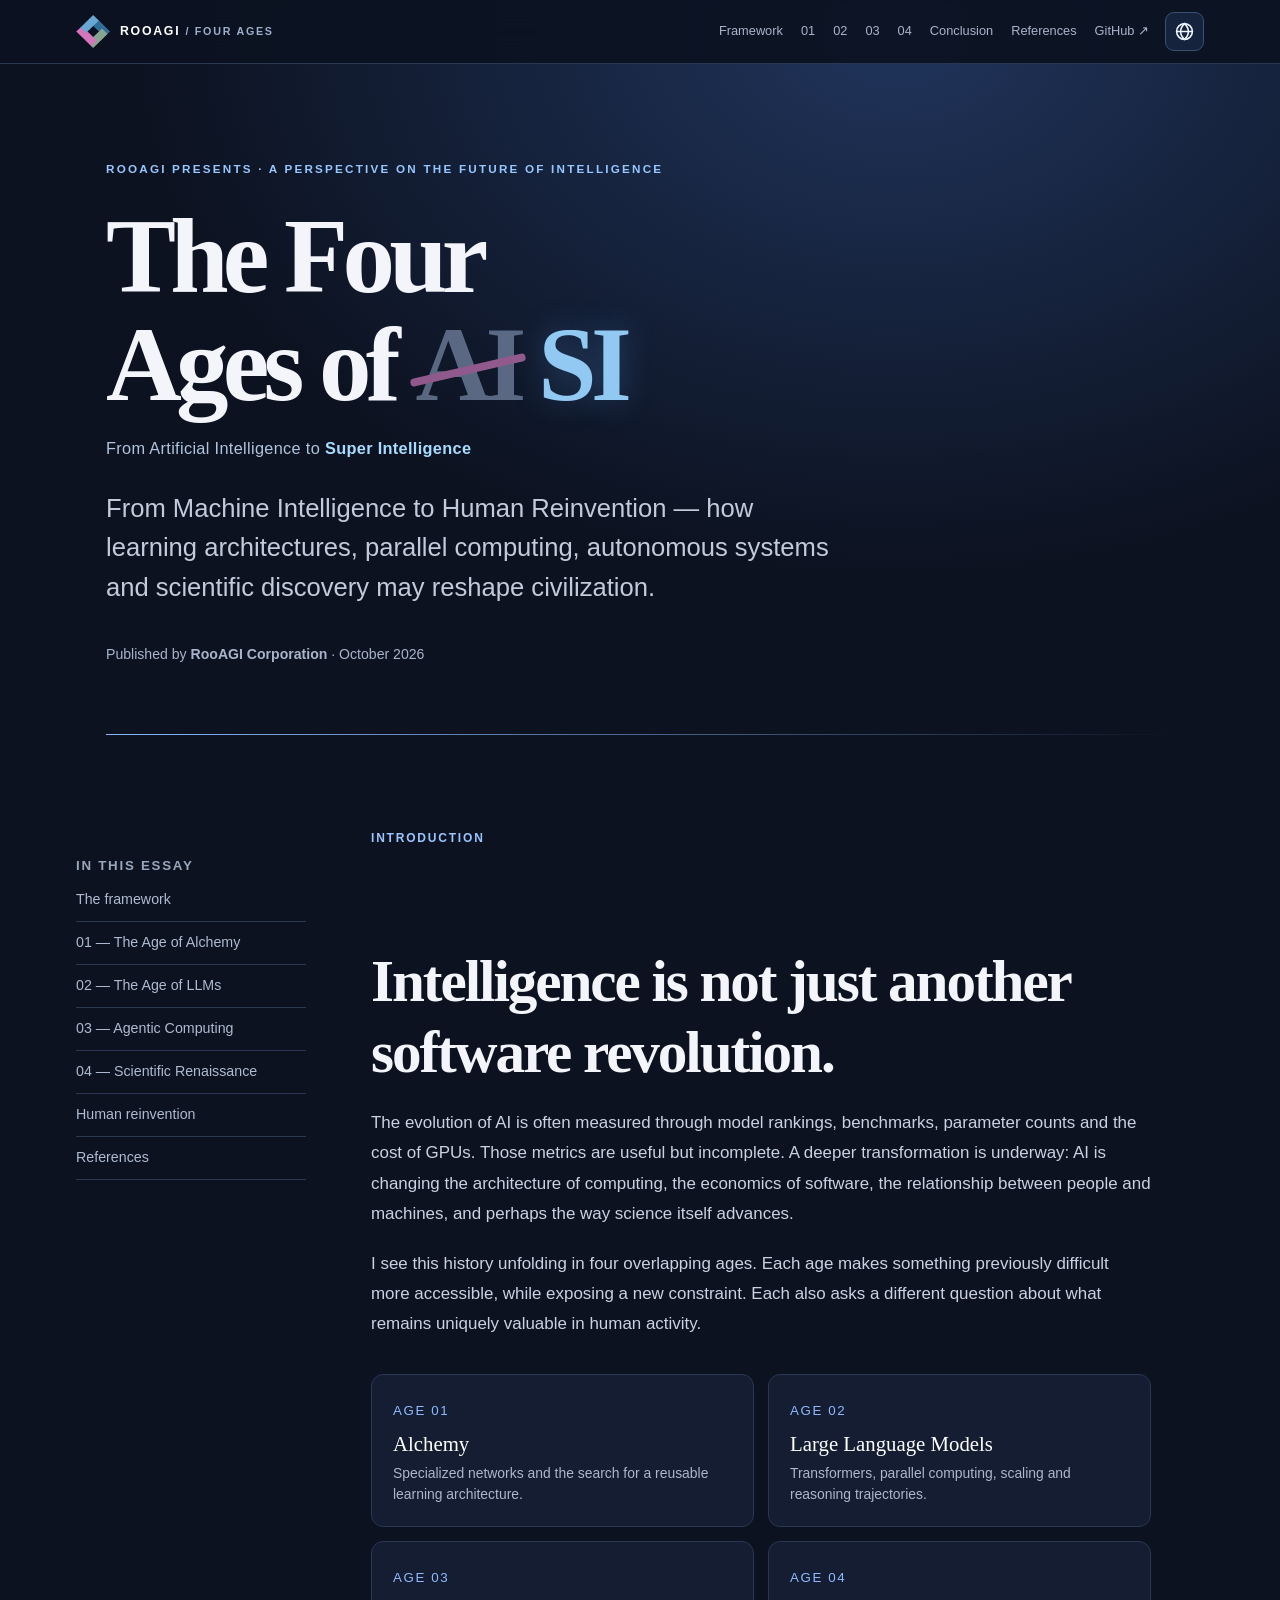
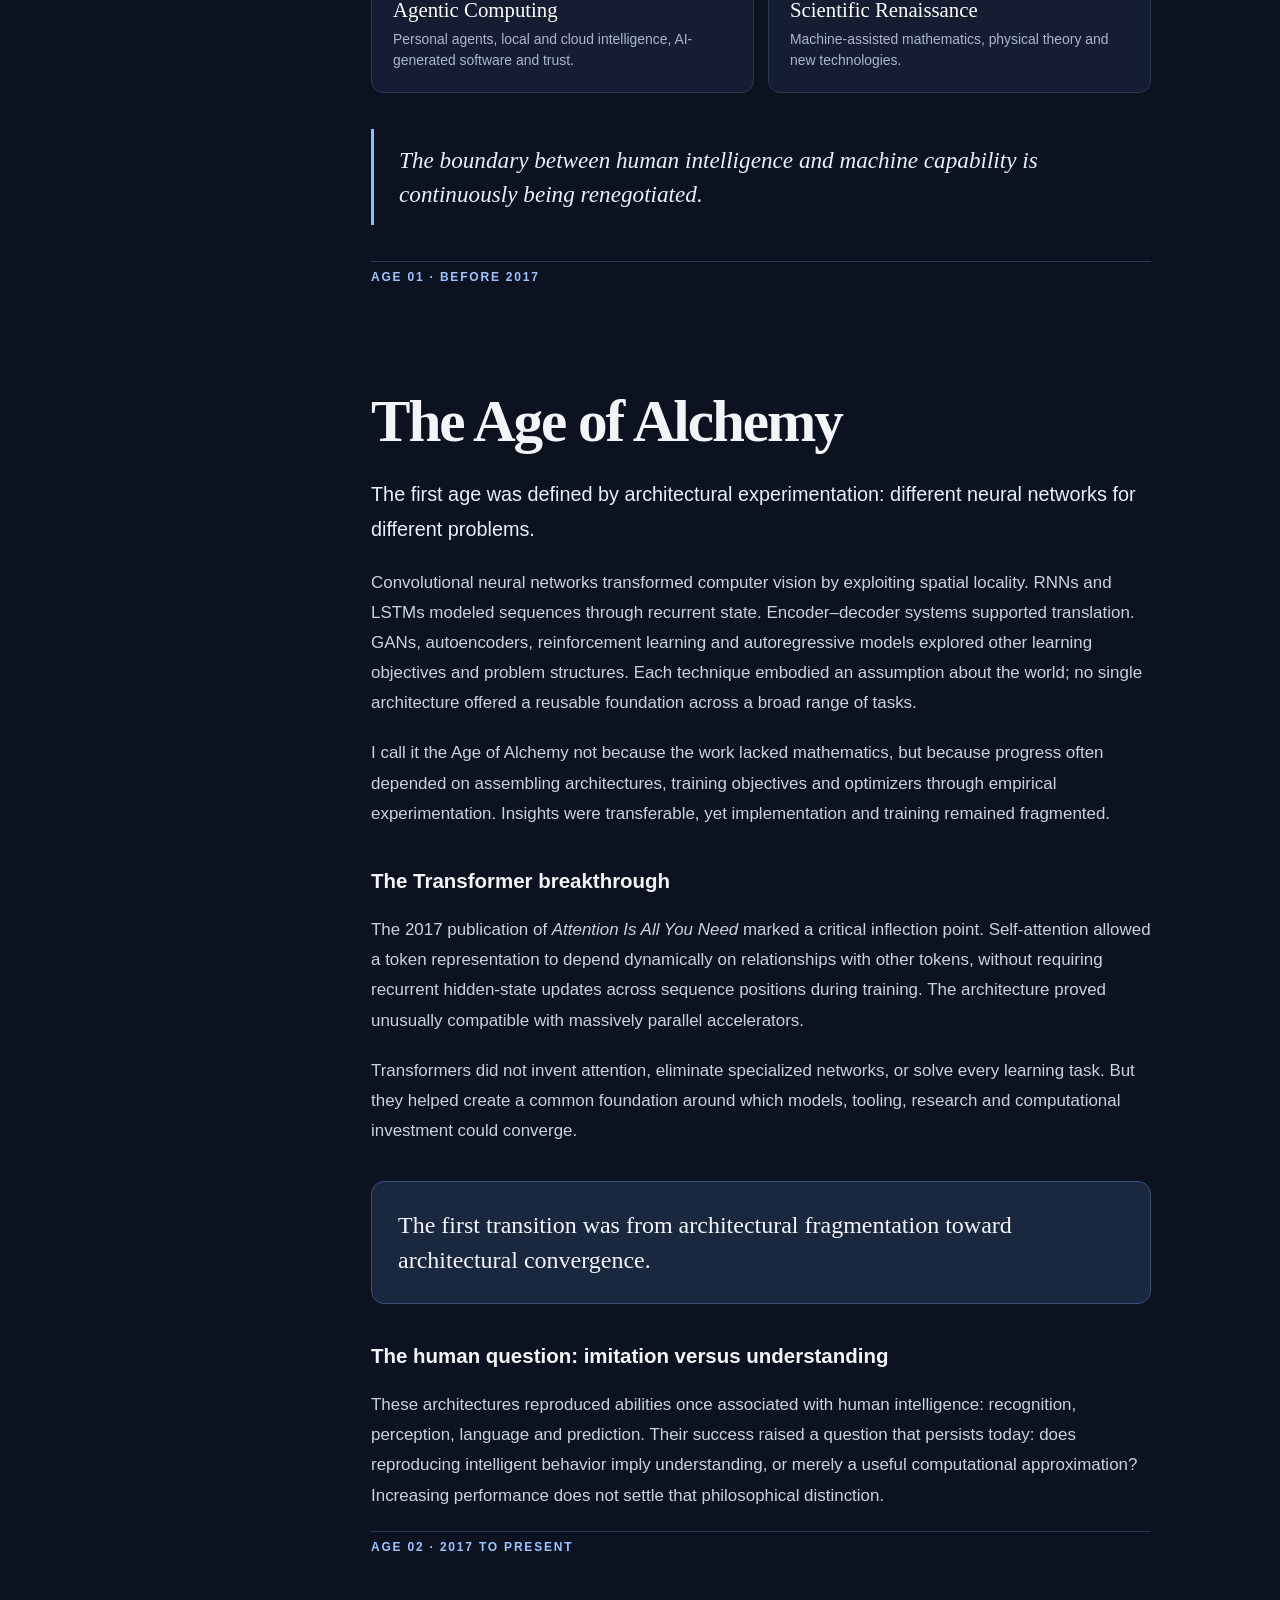
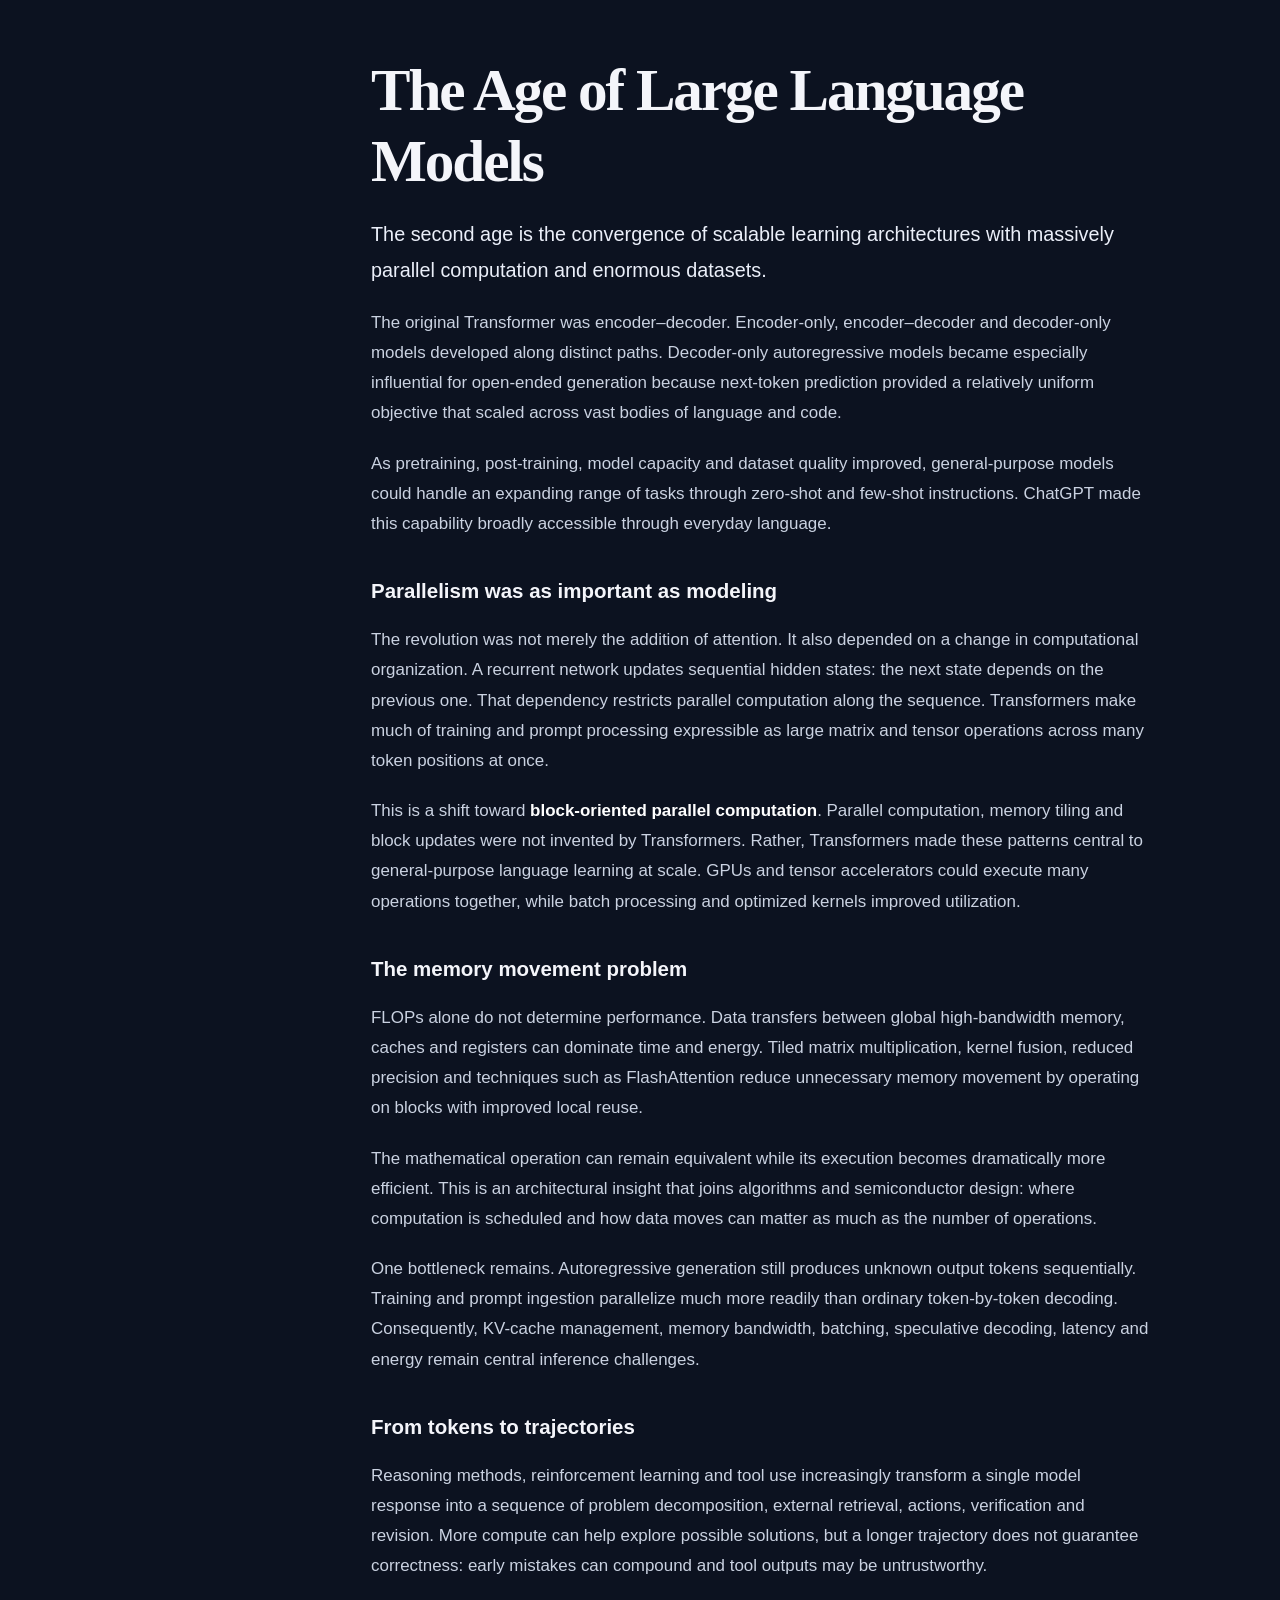
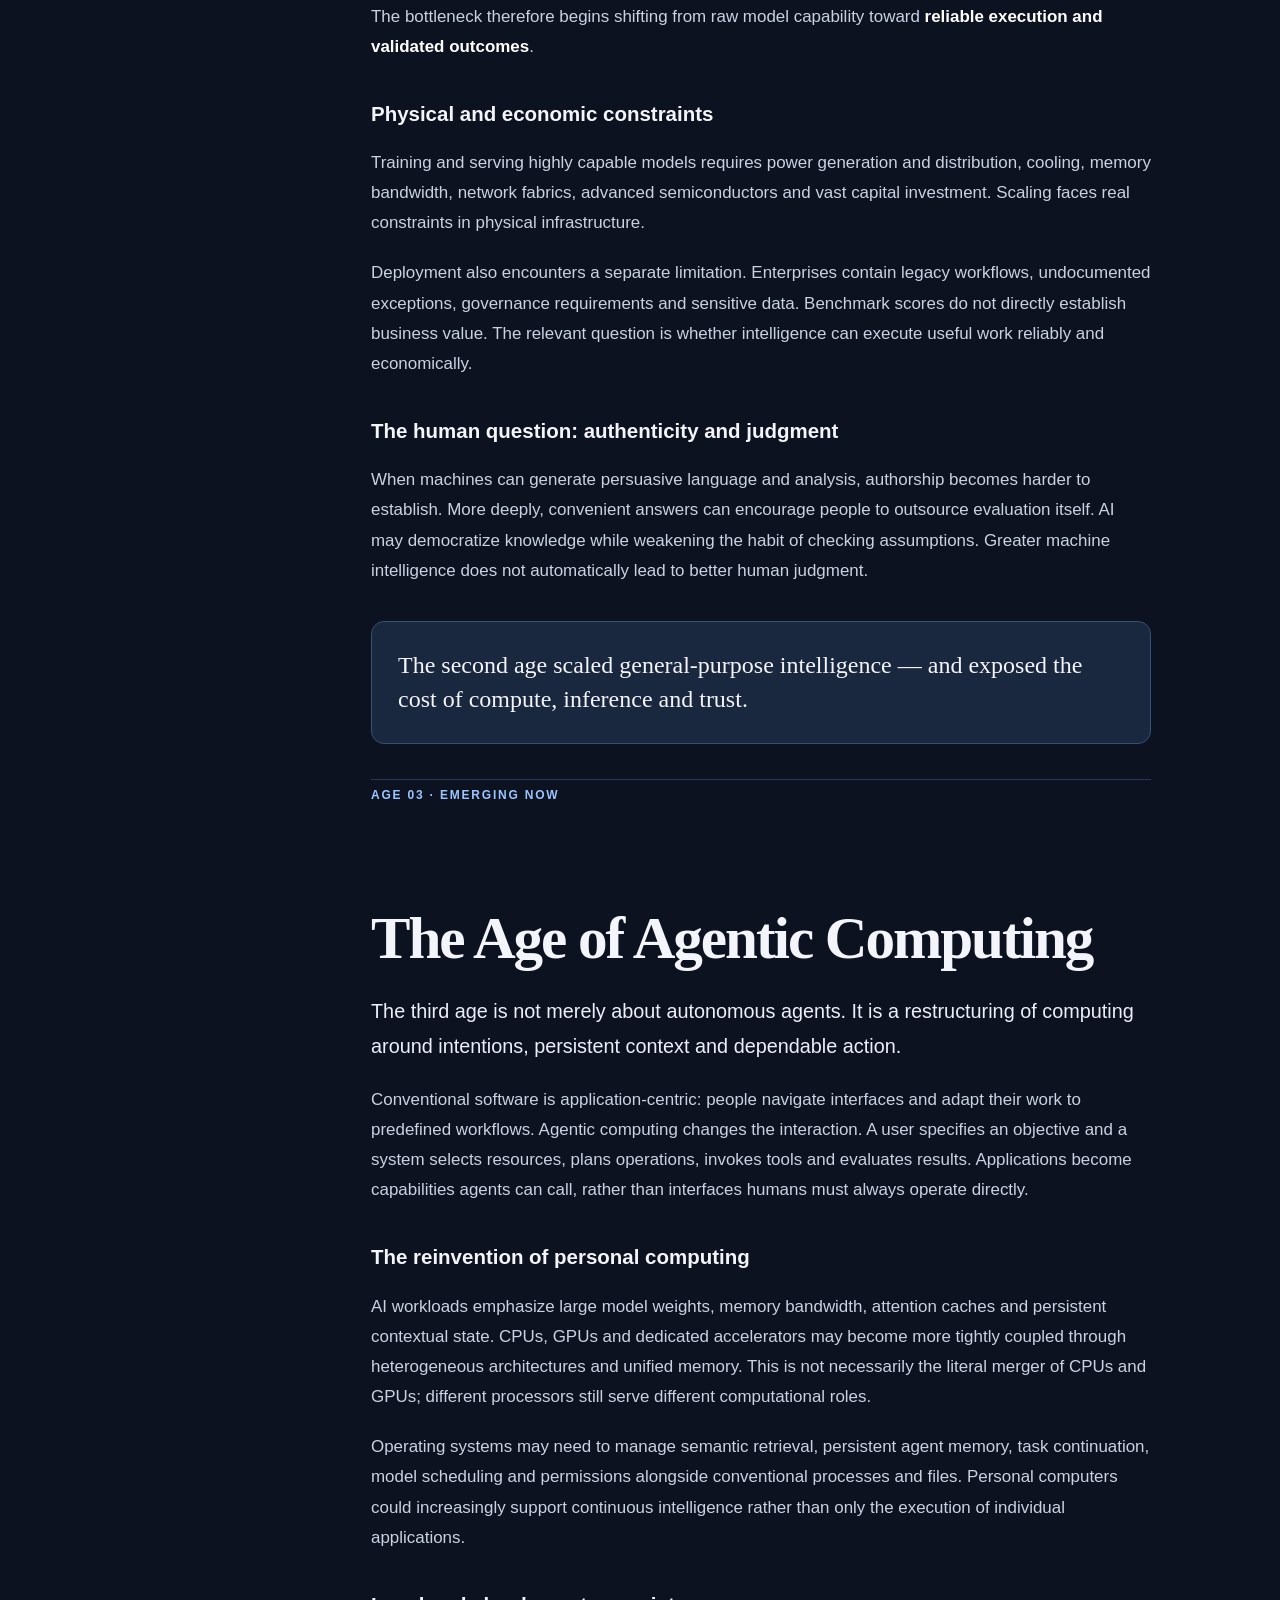
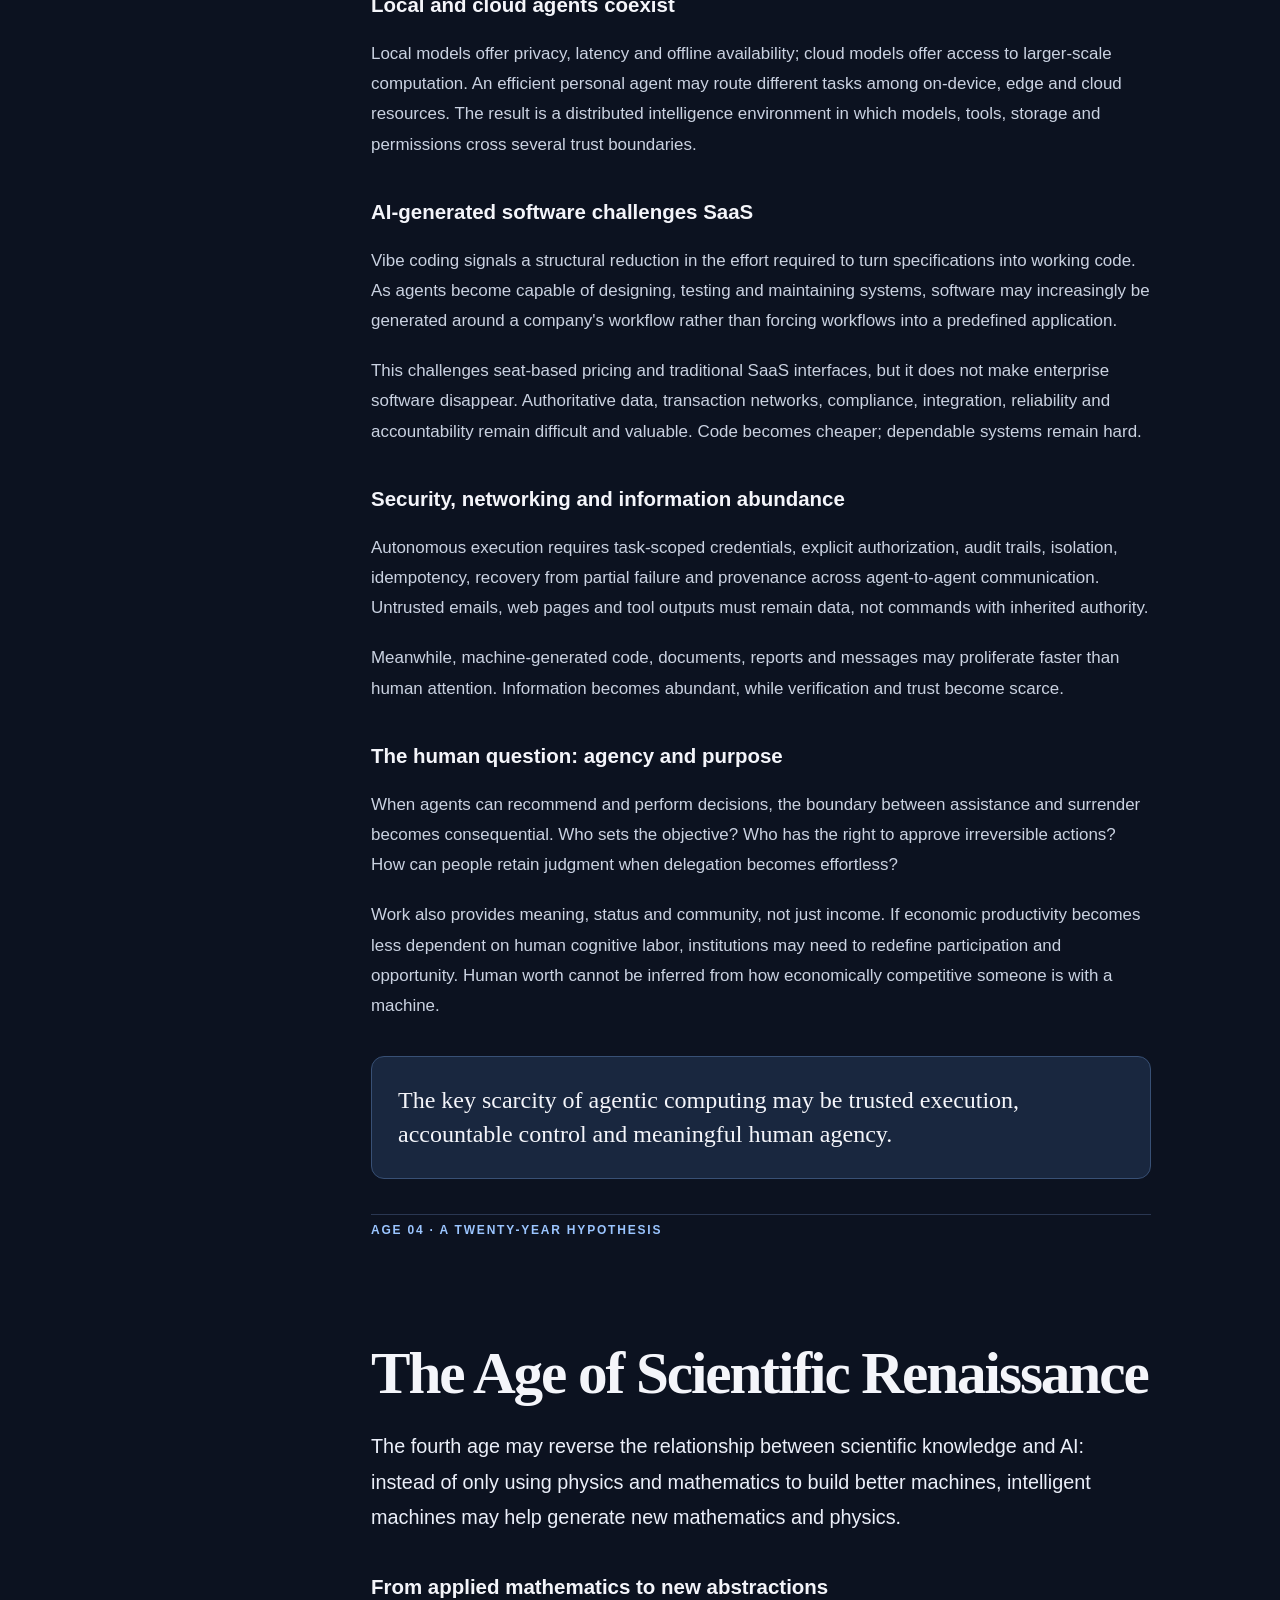
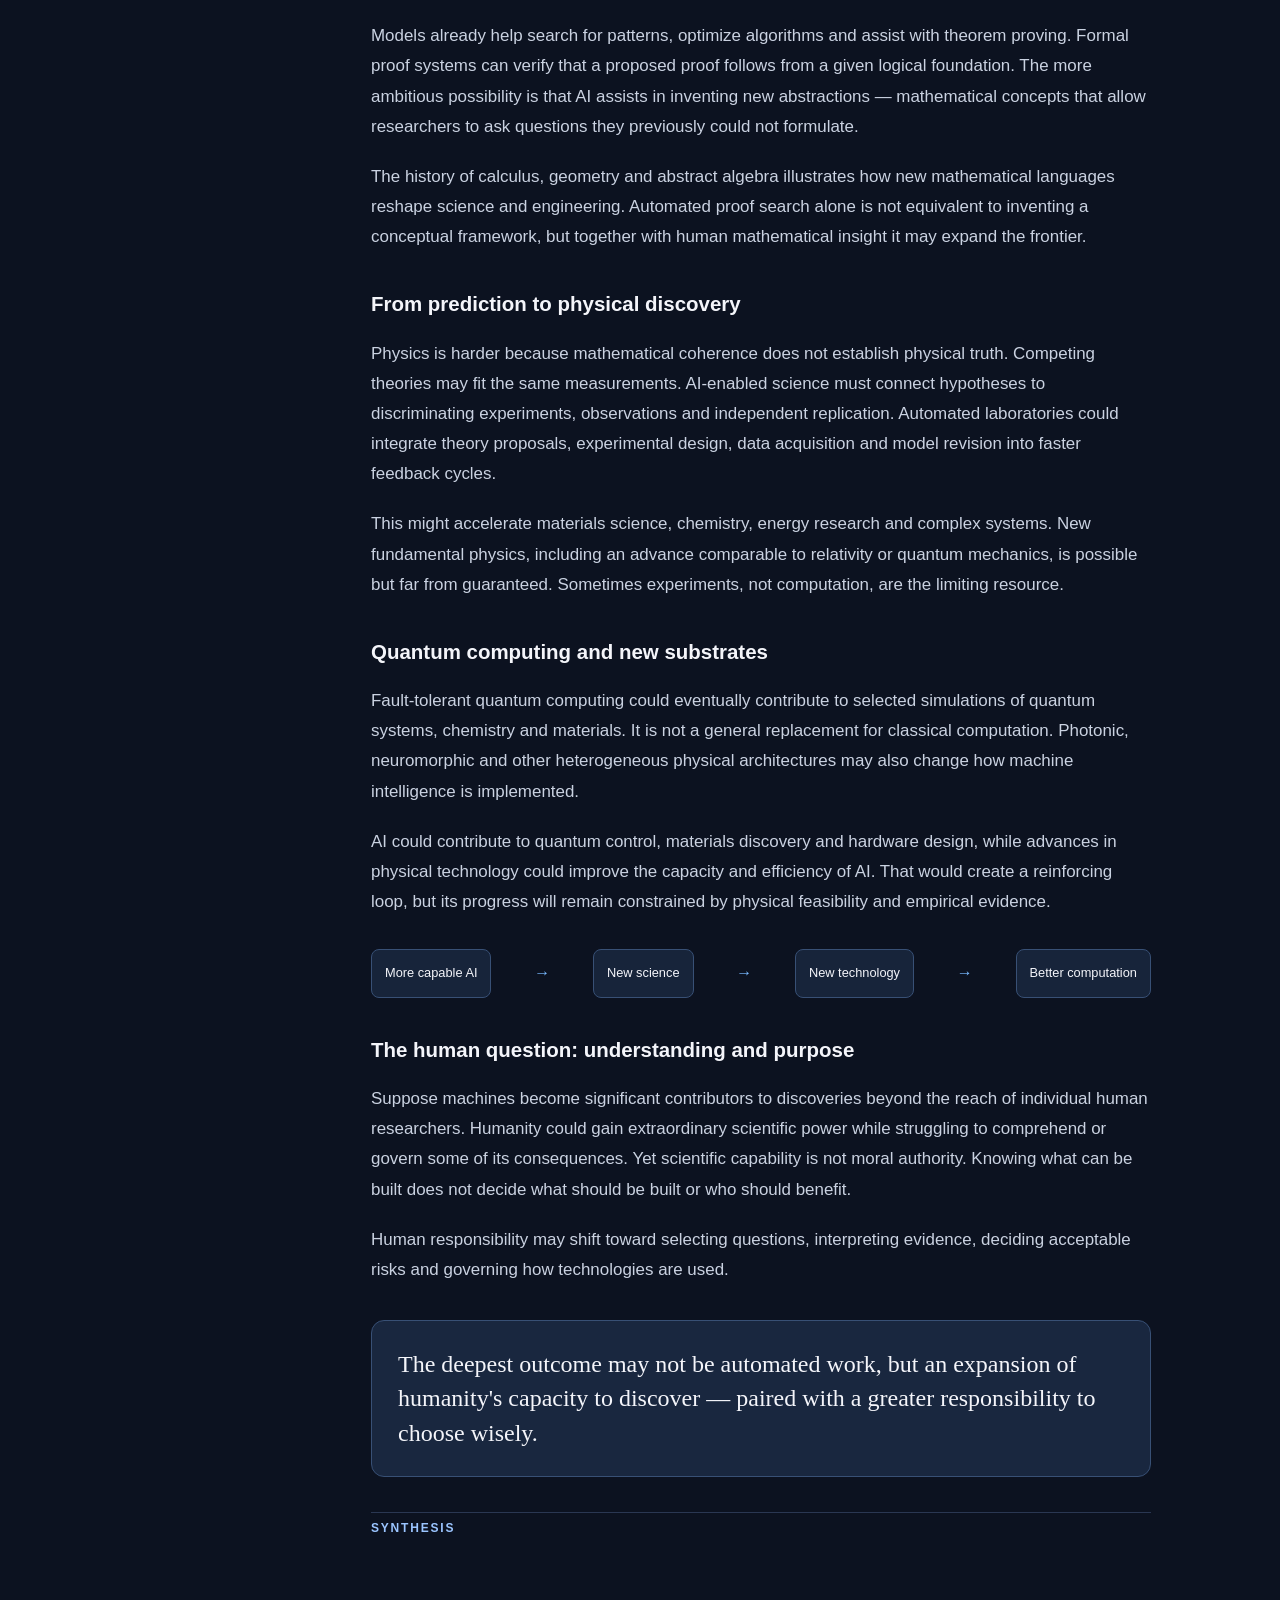
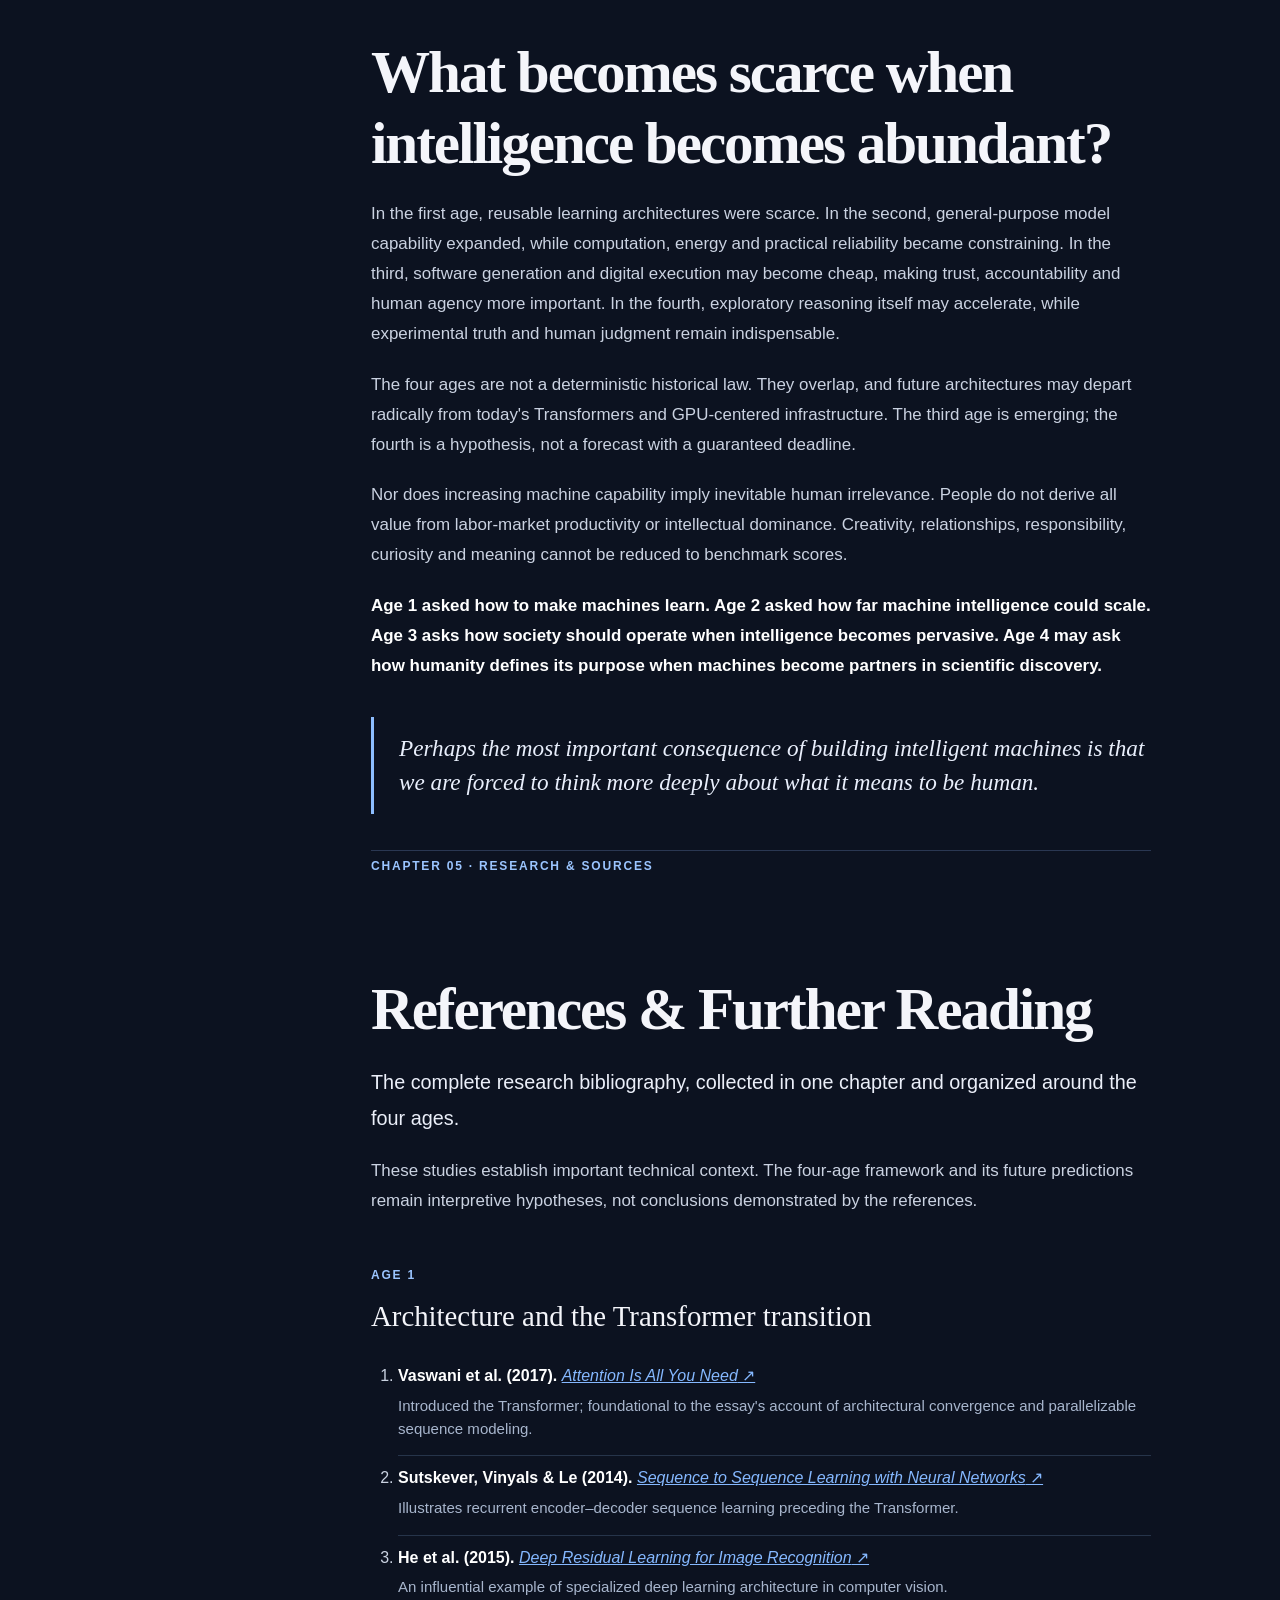
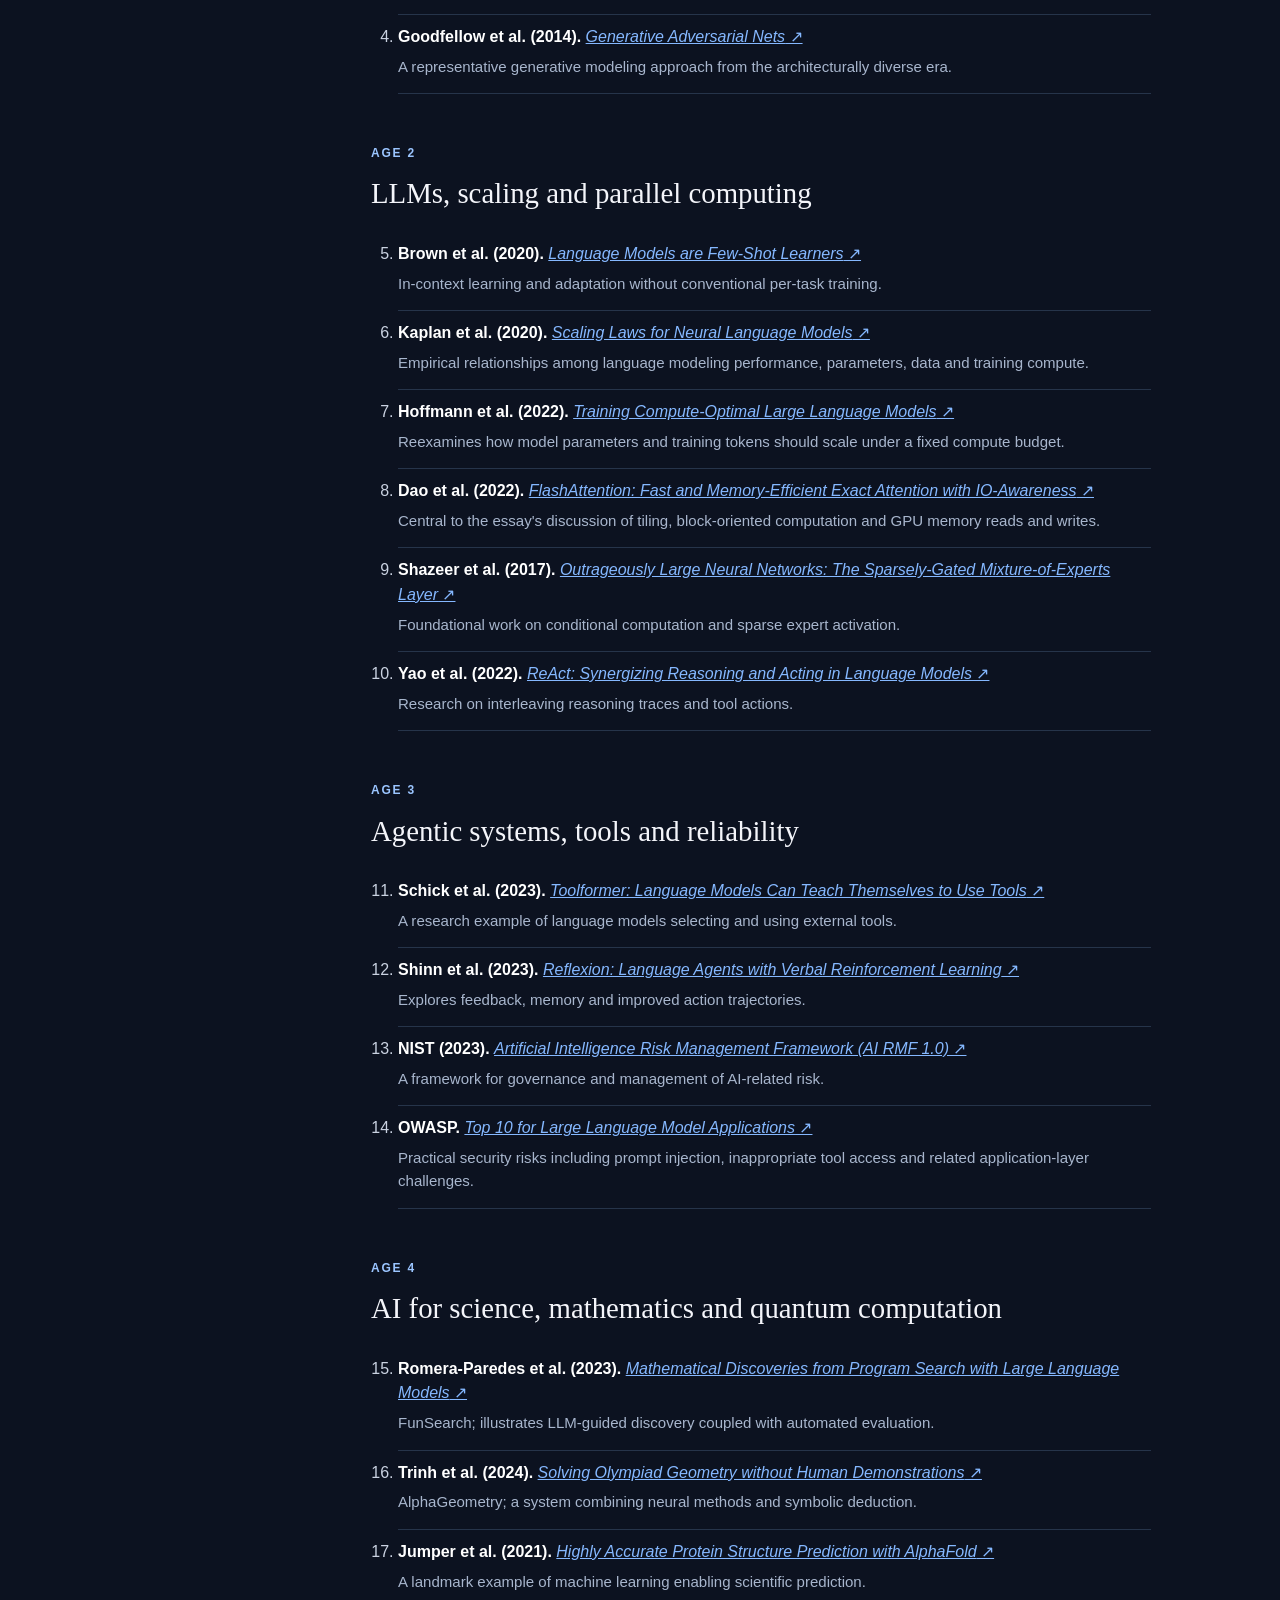
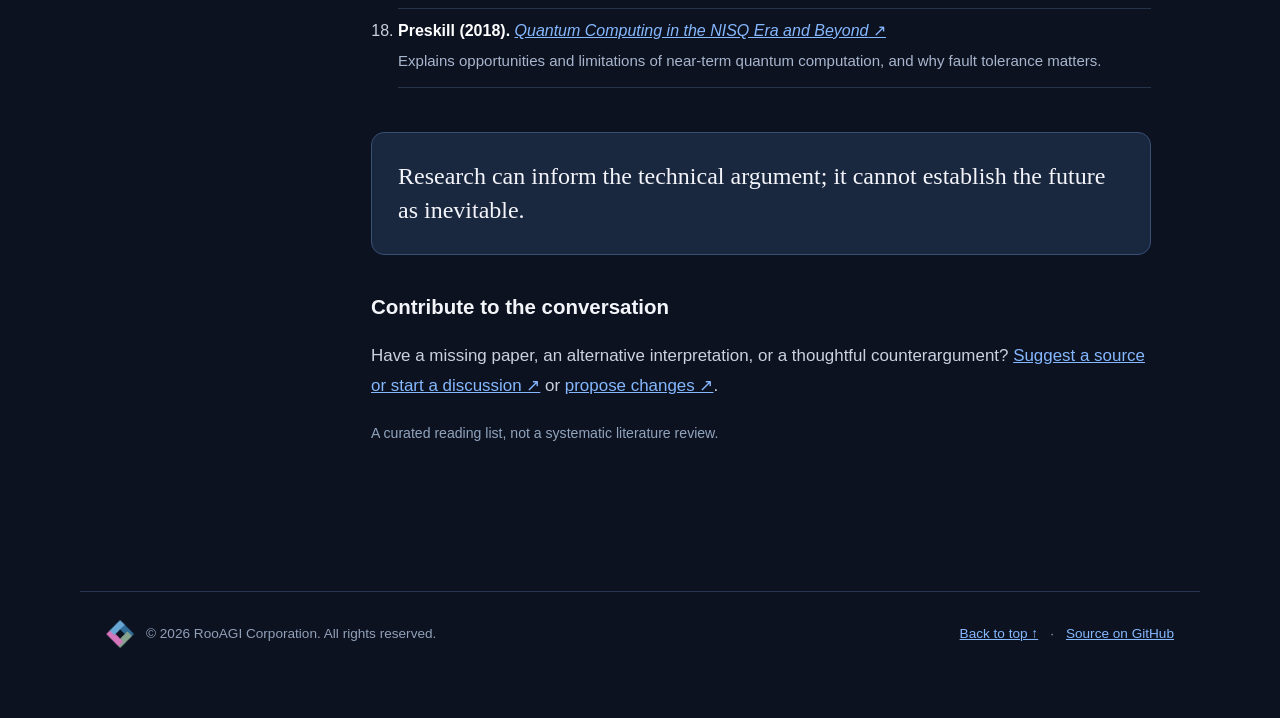
<file: index.html>
<!doctype html>
<html lang="en"><head><meta charset="utf-8"><meta name="viewport" content="width=device-width,initial-scale=1"><meta name="theme-color" content="#101523">
<meta name="description" content="The Four Ages of AI: From Machine Intelligence to Human Reinvention. An essay on architectures, parallel computing, agentic systems and scientific discovery.">
<meta property="og:title" content="The Four Ages of AI"><meta property="og:description" content="From Machine Intelligence to Human Reinvention"><meta property="og:type" content="article">
<title>The Four Ages of AI — From Machine Intelligence to Human Reinvention</title>
<style>
:root{color-scheme:dark;--bg:#0c1220;--card:#141d31;--ink:#f4f5fa;--muted:#a9b4ca;--line:#2a3752;--accent:#85b8ff}
*{box-sizing:border-box}html{scroll-behavior:smooth}body{margin:0;background:var(--bg);color:var(--ink);font-family:Inter,ui-sans-serif,-apple-system,BlinkMacSystemFont,"Segoe UI",sans-serif;line-height:1.78}
body:before{content:"";position:absolute;top:0;left:0;right:0;height:670px;pointer-events:none;background:radial-gradient(ellipse at 70% 5%,#20345b 0%,transparent 60%)}
header,main,footer{position:relative}a{color:var(--accent)}a:focus-visible,button:focus-visible{outline:3px solid #77c7ff;outline-offset:4px}button{cursor:pointer}
.top{position:sticky;top:0;z-index:10;background:#0c1220e8;backdrop-filter:blur(16px);border-bottom:1px solid var(--line)}
.bar{max-width:1180px;margin:auto;padding:12px 26px;display:flex;align-items:center;justify-content:space-between;gap:12px}.brand{color:white;text-decoration:none;letter-spacing:.14em;font-size:.77rem;font-weight:800}.bar nav{display:flex;gap:18px;flex-wrap:wrap}.bar nav a{font-size:.8rem;color:var(--muted);text-decoration:none}.bar nav a:hover{color:white}
.progress{position:absolute;bottom:-2px;left:0;width:0;height:2px;background:#77c7ff;transition:width .1s}
.hero{max-width:1120px;margin:auto;padding:95px 26px 88px}.eyebrow{font-size:.73rem;color:#96c7ff;letter-spacing:.19em;text-transform:uppercase;font-weight:750}.hero h1{font-family:Georgia,serif;font-size:clamp(3.5rem,8.2vw,7.1rem);line-height:1.03;letter-spacing:-.055em;margin:23px 0;max-width:980px}.hero h1 em{font-weight:400;color:#94bdff}.subtitle{font-size:clamp(1.15rem,2.4vw,1.6rem);color:#c2cbda;max-width:740px;line-height:1.55}.byline{margin-top:34px;color:var(--muted);font-size:.88rem}.hero-line{height:1px;background:linear-gradient(90deg,#88b9ff,transparent);margin-top:67px}
.layout{max-width:1180px;margin:0 auto;display:grid;grid-template-columns:230px minmax(0,1fr);gap:65px;padding:0 26px}.sidebar{align-self:start;position:sticky;top:90px;padding:28px 0}.sidebar small{color:#9aa7bb;letter-spacing:.13em;font-weight:bold;text-transform:uppercase}.sidebar a{display:block;color:#aebbd0;text-decoration:none;font-size:.89rem;line-height:1.4;padding:11px 0;border-bottom:1px solid var(--line)}.sidebar a:hover{color:#9bc8ff}
.prose{max-width:780px;padding-bottom:100px}.prose h2{font-family:Georgia,serif;letter-spacing:-.035em;line-height:1.2;font-size:clamp(2.3rem,5vw,3.7rem);margin:95px 0 12px}.prose h3{font-size:1.28rem;line-height:1.35;margin-top:38px}.prose p{color:#cad2e1;font-size:1.06rem;margin:20px 0}.prose strong{color:#fff}.prose blockquote{margin:36px 0;padding:14px 0 14px 25px;border-left:3px solid #8dbdff;font:italic 1.45rem/1.48 Georgia,serif;color:#e9effc}
.stage-num{letter-spacing:.15em;font-weight:800;text-transform:uppercase;font-size:.75rem;color:#9bc5ff}.chapter{border-top:1px solid var(--line);scroll-margin-top:90px}.chapter .lead{font-size:1.24rem;color:#ebeff9}.grid{display:grid;grid-template-columns:repeat(2,1fr);gap:14px;margin:35px 0}.tile{background:var(--card);border:1px solid var(--line);border-radius:12px;padding:21px;text-decoration:none;color:white;transition:transform .15s,border-color .15s}.tile:hover{transform:translateY(-4px);border-color:#689fea}.tile small{color:#8fbaff;letter-spacing:.12em}.tile b{font:normal 1.3rem Georgia,serif;display:block;margin:7px 0}.tile span{font-size:.87rem;color:#acb7cc;line-height:1.5;display:block}
.pull{border:1px solid #385075;border-radius:13px;padding:26px;background:#19273f;margin:35px 0;font-family:Georgia,serif;font-size:1.5rem;line-height:1.43}
.chart{display:flex;align-items:center;justify-content:space-between;gap:6px;margin:32px 0;flex-wrap:wrap}.chart span{background:#17243a;padding:12px 13px;border:1px solid #385075;border-radius:8px;font-size:.8rem}.chart i{color:#78b9ff;font-style:normal}
hr{border:0;border-top:1px solid var(--line);margin:55px 0}
footer{border-top:1px solid var(--line);max-width:1120px;margin:auto;padding:28px 26px 70px;color:#91a0b8;font-size:.85rem;display:flex;justify-content:space-between;flex-wrap:wrap;gap:20px}
@media(max-width:800px){.layout{display:block}.sidebar{position:static;display:flex;gap:12px;overflow-x:auto;padding:5px 0 30px}.sidebar small{display:none}.sidebar a{white-space:nowrap;border:1px solid var(--line);border-radius:25px;padding:8px 14px}.hero{padding-top:55px;padding-bottom:40px}.hero h1{font-size:clamp(3rem,13vw,5rem)}.bar nav{gap:9px}.bar nav a{font-size:.72rem}.grid{grid-template-columns:1fr}.prose h2{margin-top:60px}.chart{display:block}.chart span{display:block;margin:7px 0}.chart i{display:block;text-align:center}}
@media(prefers-reduced-motion:reduce){html{scroll-behavior:auto}*{transition:none!important}}
.brand{display:inline-flex;align-items:center;gap:10px}.brand img{object-fit:contain}.brand small{font-size:.67rem;color:#9bb0cc}.old-ai{position:relative;display:inline-block;color:#8192b1;opacity:.66}.old-ai::after{content:"";position:absolute;top:51%;left:-6%;right:-6%;height:8px;background:#d37cbf;border-radius:20px;transform:rotate(-13deg)}.new-si{display:inline-block;color:#91c9f3;margin-left:.17em;text-shadow:0 0 32px #5b9de755}.si-expansion{color:#b0c4dd;margin-top:-8px;font-size:1.02rem;letter-spacing:.02em}.si-expansion strong{color:#a7dcff}footer span{display:flex;gap:12px;align-items:center}footer img{object-fit:contain}#references{padding-bottom:25px}@media(max-width:650px){.brand small{display:none}.old-ai::after{height:5px}}
.reference-group{margin:44px 0}.reference-group h3{font:normal 1.8rem/1.3 Georgia,serif;margin:9px 0 19px}.reference-group ol{padding-left:27px}.reference-group li{padding:10px 0 15px;color:#cad2e1;font-size:1rem;border-bottom:1px solid #26344a;line-height:1.55}.reference-group li strong{color:#fff}.ref-description{display:block;color:#a8b6cd;margin-top:5px;font-size:.94rem}.reference-note{font-size:.88rem!important;color:#91a4bd!important}#references{scroll-margin-top:90px}
.language-menu{position:relative;flex:none}.language-menu summary{display:grid;place-items:center;width:39px;height:39px;cursor:pointer;border:1px solid #395075;border-radius:9px;background:#15233c;color:#eaf5ff;list-style:none}.language-menu summary::-webkit-details-marker{display:none}.language-menu summary:hover,.language-menu[open] summary{background:#263957;border-color:#88b8e5}.language-menu summary:focus-visible{outline:2px solid #a9d9ff;outline-offset:3px}.language-menu summary svg{width:21px;height:21px;stroke:currentColor;fill:none;stroke-width:1.8;stroke-linecap:round;stroke-linejoin:round}.language-options{position:absolute;right:0;top:calc(100% + 9px);width:190px;z-index:1000;padding:7px;background:#15233c;border:1px solid #405477;border-radius:12px;box-shadow:0 15px 40px #0009}.language-options a{display:block;padding:9px 12px;border-radius:7px;color:#eaf5ff;text-decoration:none;font-size:.89rem}.language-options a:hover,.language-options a:focus-visible{background:#284366;color:#fff}.language-options a[aria-current="page"]{background:#203750;color:#a9d9ff;font-weight:700}@media(max-width:820px){.language-menu{margin-left:auto}}
.bar{gap:16px}.bar nav{flex:1;justify-content:flex-end}.lang-label select{border:1px solid #395075;border-radius:7px;background:#15233c;color:#edf5ff;font:inherit;font-size:.83rem;padding:7px 24px 7px 10px;max-width:145px}.sr-only{position:absolute;width:1px;height:1px;overflow:hidden;clip:rect(0,0,0,0)}@media(max-width:820px){.bar{flex-wrap:wrap}.bar nav{order:3;flex-basis:100%;justify-content:flex-start;overflow:auto}.lang-label{margin-left:auto}}
</style><!-- Google tag (gtag.js) -->
<script async src="https://www.googletagmanager.com/gtag/js?id=G-PPGWN27GMW"></script>
<script>
  window.dataLayer = window.dataLayer || [];
  function gtag(){dataLayer.push(arguments);}
  gtag('js', new Date());
  gtag('config', 'G-PPGWN27GMW');
</script>
</head><body>
<div class="top"><div class="bar"><a class="brand" href="#top"><img src="docs/assets/rooagi-logo.png" width="34" height="34" alt="RooAGI"> <span>ROOAGI <small> / FOUR AGES</small></span></a><nav aria-label="Primary"><a href="#framework">Framework</a><a href="#stage1">01</a><a href="#stage2">02</a><a href="#stage3">03</a><a href="#stage4">04</a><a href="#conclusion">Conclusion</a><a href="#references">References</a><a href="https://github.com/RooAGI/The-Four-Ages-of-AI-From-Machine-Intelligence-to-Human-Reinvention">GitHub ↗</a></nav><details class="language-menu"><summary aria-label="Choose language" title="Choose language"><svg viewBox="0 0 24 24" aria-hidden="true"><circle cx="12" cy="12" r="9"></circle><path d="M3 12h18M12 3c3 3 4.5 6 4.5 9S15 18 12 21M12 3c-3 3-4.5 6-4.5 9S9 18 12 21"></path></svg></summary><div class="language-options" role="navigation" aria-label="Languages"><a href="index.html" aria-current="page">English</a><a href="zh.html">简体中文</a><a href="es.html">Español</a><a href="fr.html">Français</a><a href="de.html">Deutsch</a><a href="ja.html">日本語</a><a href="ko.html">한국어</a></div></details></div><div class="progress" id="progress"></div></div>
<header id="top" class="hero"><div class="eyebrow">ROOAGI PRESENTS · A PERSPECTIVE ON THE FUTURE OF INTELLIGENCE</div><h1>The Four<br>Ages of <span class="old-ai">AI</span><span class="new-si">SI</span></h1><p class="si-expansion">From Artificial Intelligence to <strong>Super Intelligence</strong></p><p class="subtitle">From Machine Intelligence to Human Reinvention — how learning architectures, parallel computing, autonomous systems and scientific discovery may reshape civilization.</p><div class="byline">Published by <strong>RooAGI Corporation</strong> · October 2026</div><div class="hero-line"></div></header>
<div class="layout"><aside class="sidebar" aria-label="Table of contents"><small>In this essay</small><a href="#framework">The framework</a><a href="#stage1">01 — The Age of Alchemy</a><a href="#stage2">02 — The Age of LLMs</a><a href="#stage3">03 — Agentic Computing</a><a href="#stage4">04 — Scientific Renaissance</a><a href="#conclusion">Human reinvention</a><a href="#references">References</a></aside>
<main class="prose">
<section id="framework"><span class="stage-num">Introduction</span><h2>Intelligence is not just another software revolution.</h2><p>The evolution of AI is often measured through model rankings, benchmarks, parameter counts and the cost of GPUs. Those metrics are useful but incomplete. A deeper transformation is underway: AI is changing the architecture of computing, the economics of software, the relationship between people and machines, and perhaps the way science itself advances.</p><p>I see this history unfolding in four overlapping ages. Each age makes something previously difficult more accessible, while exposing a new constraint. Each also asks a different question about what remains uniquely valuable in human activity.</p>
<div class="grid"><a class="tile" href="#stage1"><small>AGE 01</small><b>Alchemy</b><span>Specialized networks and the search for a reusable learning architecture.</span></a><a class="tile" href="#stage2"><small>AGE 02</small><b>Large Language Models</b><span>Transformers, parallel computing, scaling and reasoning trajectories.</span></a><a class="tile" href="#stage3"><small>AGE 03</small><b>Agentic Computing</b><span>Personal agents, local and cloud intelligence, AI-generated software and trust.</span></a><a class="tile" href="#stage4"><small>AGE 04</small><b>Scientific Renaissance</b><span>Machine-assisted mathematics, physical theory and new technologies.</span></a></div>
<blockquote>The boundary between human intelligence and machine capability is continuously being renegotiated.</blockquote></section>
<section id="stage1" class="chapter"><span class="stage-num">Age 01 · Before 2017</span><h2>The Age of Alchemy</h2><p class="lead">The first age was defined by architectural experimentation: different neural networks for different problems.</p><p>Convolutional neural networks transformed computer vision by exploiting spatial locality. RNNs and LSTMs modeled sequences through recurrent state. Encoder–decoder systems supported translation. GANs, autoencoders, reinforcement learning and autoregressive models explored other learning objectives and problem structures. Each technique embodied an assumption about the world; no single architecture offered a reusable foundation across a broad range of tasks.</p><p>I call it the Age of Alchemy not because the work lacked mathematics, but because progress often depended on assembling architectures, training objectives and optimizers through empirical experimentation. Insights were transferable, yet implementation and training remained fragmented.</p><h3>The Transformer breakthrough</h3><p>The 2017 publication of <em>Attention Is All You Need</em> marked a critical inflection point. Self-attention allowed a token representation to depend dynamically on relationships with other tokens, without requiring recurrent hidden-state updates across sequence positions during training. The architecture proved unusually compatible with massively parallel accelerators.</p><p>Transformers did not invent attention, eliminate specialized networks, or solve every learning task. But they helped create a common foundation around which models, tooling, research and computational investment could converge.</p><div class="pull">The first transition was from architectural fragmentation toward architectural convergence.</div><h3>The human question: imitation versus understanding</h3><p>These architectures reproduced abilities once associated with human intelligence: recognition, perception, language and prediction. Their success raised a question that persists today: does reproducing intelligent behavior imply understanding, or merely a useful computational approximation? Increasing performance does not settle that philosophical distinction.</p></section>
<section id="stage2" class="chapter"><span class="stage-num">Age 02 · 2017 to present</span><h2>The Age of Large Language Models</h2><p class="lead">The second age is the convergence of scalable learning architectures with massively parallel computation and enormous datasets.</p><p>The original Transformer was encoder–decoder. Encoder-only, encoder–decoder and decoder-only models developed along distinct paths. Decoder-only autoregressive models became especially influential for open-ended generation because next-token prediction provided a relatively uniform objective that scaled across vast bodies of language and code.</p><p>As pretraining, post-training, model capacity and dataset quality improved, general-purpose models could handle an expanding range of tasks through zero-shot and few-shot instructions. ChatGPT made this capability broadly accessible through everyday language.</p><h3>Parallelism was as important as modeling</h3><p>The revolution was not merely the addition of attention. It also depended on a change in computational organization. A recurrent network updates sequential hidden states: the next state depends on the previous one. That dependency restricts parallel computation along the sequence. Transformers make much of training and prompt processing expressible as large matrix and tensor operations across many token positions at once.</p><p>This is a shift toward <strong>block-oriented parallel computation</strong>. Parallel computation, memory tiling and block updates were not invented by Transformers. Rather, Transformers made these patterns central to general-purpose language learning at scale. GPUs and tensor accelerators could execute many operations together, while batch processing and optimized kernels improved utilization.</p><h3>The memory movement problem</h3><p>FLOPs alone do not determine performance. Data transfers between global high-bandwidth memory, caches and registers can dominate time and energy. Tiled matrix multiplication, kernel fusion, reduced precision and techniques such as FlashAttention reduce unnecessary memory movement by operating on blocks with improved local reuse.</p><p>The mathematical operation can remain equivalent while its execution becomes dramatically more efficient. This is an architectural insight that joins algorithms and semiconductor design: where computation is scheduled and how data moves can matter as much as the number of operations.</p><p>One bottleneck remains. Autoregressive generation still produces unknown output tokens sequentially. Training and prompt ingestion parallelize much more readily than ordinary token-by-token decoding. Consequently, KV-cache management, memory bandwidth, batching, speculative decoding, latency and energy remain central inference challenges.</p><h3>From tokens to trajectories</h3><p>Reasoning methods, reinforcement learning and tool use increasingly transform a single model response into a sequence of problem decomposition, external retrieval, actions, verification and revision. More compute can help explore possible solutions, but a longer trajectory does not guarantee correctness: early mistakes can compound and tool outputs may be untrustworthy.</p><p>The bottleneck therefore begins shifting from raw model capability toward <strong>reliable execution and validated outcomes</strong>.</p><h3>Physical and economic constraints</h3><p>Training and serving highly capable models requires power generation and distribution, cooling, memory bandwidth, network fabrics, advanced semiconductors and vast capital investment. Scaling faces real constraints in physical infrastructure.</p><p>Deployment also encounters a separate limitation. Enterprises contain legacy workflows, undocumented exceptions, governance requirements and sensitive data. Benchmark scores do not directly establish business value. The relevant question is whether intelligence can execute useful work reliably and economically.</p><h3>The human question: authenticity and judgment</h3><p>When machines can generate persuasive language and analysis, authorship becomes harder to establish. More deeply, convenient answers can encourage people to outsource evaluation itself. AI may democratize knowledge while weakening the habit of checking assumptions. Greater machine intelligence does not automatically lead to better human judgment.</p><div class="pull">The second age scaled general-purpose intelligence — and exposed the cost of compute, inference and trust.</div></section>
<section id="stage3" class="chapter"><span class="stage-num">Age 03 · Emerging now</span><h2>The Age of Agentic Computing</h2><p class="lead">The third age is not merely about autonomous agents. It is a restructuring of computing around intentions, persistent context and dependable action.</p><p>Conventional software is application-centric: people navigate interfaces and adapt their work to predefined workflows. Agentic computing changes the interaction. A user specifies an objective and a system selects resources, plans operations, invokes tools and evaluates results. Applications become capabilities agents can call, rather than interfaces humans must always operate directly.</p><h3>The reinvention of personal computing</h3><p>AI workloads emphasize large model weights, memory bandwidth, attention caches and persistent contextual state. CPUs, GPUs and dedicated accelerators may become more tightly coupled through heterogeneous architectures and unified memory. This is not necessarily the literal merger of CPUs and GPUs; different processors still serve different computational roles.</p><p>Operating systems may need to manage semantic retrieval, persistent agent memory, task continuation, model scheduling and permissions alongside conventional processes and files. Personal computers could increasingly support continuous intelligence rather than only the execution of individual applications.</p><h3>Local and cloud agents coexist</h3><p>Local models offer privacy, latency and offline availability; cloud models offer access to larger-scale computation. An efficient personal agent may route different tasks among on-device, edge and cloud resources. The result is a distributed intelligence environment in which models, tools, storage and permissions cross several trust boundaries.</p><h3>AI-generated software challenges SaaS</h3><p>Vibe coding signals a structural reduction in the effort required to turn specifications into working code. As agents become capable of designing, testing and maintaining systems, software may increasingly be generated around a company's workflow rather than forcing workflows into a predefined application.</p><p>This challenges seat-based pricing and traditional SaaS interfaces, but it does not make enterprise software disappear. Authoritative data, transaction networks, compliance, integration, reliability and accountability remain difficult and valuable. Code becomes cheaper; dependable systems remain hard.</p><h3>Security, networking and information abundance</h3><p>Autonomous execution requires task-scoped credentials, explicit authorization, audit trails, isolation, idempotency, recovery from partial failure and provenance across agent-to-agent communication. Untrusted emails, web pages and tool outputs must remain data, not commands with inherited authority.</p><p>Meanwhile, machine-generated code, documents, reports and messages may proliferate faster than human attention. Information becomes abundant, while verification and trust become scarce.</p><h3>The human question: agency and purpose</h3><p>When agents can recommend and perform decisions, the boundary between assistance and surrender becomes consequential. Who sets the objective? Who has the right to approve irreversible actions? How can people retain judgment when delegation becomes effortless?</p><p>Work also provides meaning, status and community, not just income. If economic productivity becomes less dependent on human cognitive labor, institutions may need to redefine participation and opportunity. Human worth cannot be inferred from how economically competitive someone is with a machine.</p><div class="pull">The key scarcity of agentic computing may be trusted execution, accountable control and meaningful human agency.</div></section>
<section id="stage4" class="chapter"><span class="stage-num">Age 04 · A twenty-year hypothesis</span><h2>The Age of Scientific Renaissance</h2><p class="lead">The fourth age may reverse the relationship between scientific knowledge and AI: instead of only using physics and mathematics to build better machines, intelligent machines may help generate new mathematics and physics.</p><h3>From applied mathematics to new abstractions</h3><p>Models already help search for patterns, optimize algorithms and assist with theorem proving. Formal proof systems can verify that a proposed proof follows from a given logical foundation. The more ambitious possibility is that AI assists in inventing new abstractions — mathematical concepts that allow researchers to ask questions they previously could not formulate.</p><p>The history of calculus, geometry and abstract algebra illustrates how new mathematical languages reshape science and engineering. Automated proof search alone is not equivalent to inventing a conceptual framework, but together with human mathematical insight it may expand the frontier.</p><h3>From prediction to physical discovery</h3><p>Physics is harder because mathematical coherence does not establish physical truth. Competing theories may fit the same measurements. AI-enabled science must connect hypotheses to discriminating experiments, observations and independent replication. Automated laboratories could integrate theory proposals, experimental design, data acquisition and model revision into faster feedback cycles.</p><p>This might accelerate materials science, chemistry, energy research and complex systems. New fundamental physics, including an advance comparable to relativity or quantum mechanics, is possible but far from guaranteed. Sometimes experiments, not computation, are the limiting resource.</p><h3>Quantum computing and new substrates</h3><p>Fault-tolerant quantum computing could eventually contribute to selected simulations of quantum systems, chemistry and materials. It is not a general replacement for classical computation. Photonic, neuromorphic and other heterogeneous physical architectures may also change how machine intelligence is implemented.</p><p>AI could contribute to quantum control, materials discovery and hardware design, while advances in physical technology could improve the capacity and efficiency of AI. That would create a reinforcing loop, but its progress will remain constrained by physical feasibility and empirical evidence.</p><div class="chart" aria-label="Scientific discovery feedback cycle"><span>More capable AI</span><i>→</i><span>New science</span><i>→</i><span>New technology</span><i>→</i><span>Better computation</span></div><h3>The human question: understanding and purpose</h3><p>Suppose machines become significant contributors to discoveries beyond the reach of individual human researchers. Humanity could gain extraordinary scientific power while struggling to comprehend or govern some of its consequences. Yet scientific capability is not moral authority. Knowing what can be built does not decide what should be built or who should benefit.</p><p>Human responsibility may shift toward selecting questions, interpreting evidence, deciding acceptable risks and governing how technologies are used.</p><div class="pull">The deepest outcome may not be automated work, but an expansion of humanity's capacity to discover — paired with a greater responsibility to choose wisely.</div></section>
<section id="conclusion" class="chapter"><span class="stage-num">Synthesis</span><h2>What becomes scarce when intelligence becomes abundant?</h2><p>In the first age, reusable learning architectures were scarce. In the second, general-purpose model capability expanded, while computation, energy and practical reliability became constraining. In the third, software generation and digital execution may become cheap, making trust, accountability and human agency more important. In the fourth, exploratory reasoning itself may accelerate, while experimental truth and human judgment remain indispensable.</p><p>The four ages are not a deterministic historical law. They overlap, and future architectures may depart radically from today's Transformers and GPU-centered infrastructure. The third age is emerging; the fourth is a hypothesis, not a forecast with a guaranteed deadline.</p><p>Nor does increasing machine capability imply inevitable human irrelevance. People do not derive all value from labor-market productivity or intellectual dominance. Creativity, relationships, responsibility, curiosity and meaning cannot be reduced to benchmark scores.</p><p><strong>Age 1 asked how to make machines learn. Age 2 asked how far machine intelligence could scale. Age 3 asks how society should operate when intelligence becomes pervasive. Age 4 may ask how humanity defines its purpose when machines become partners in scientific discovery.</strong></p><blockquote>Perhaps the most important consequence of building intelligent machines is that we are forced to think more deeply about what it means to be human.</blockquote>
</section>
<section id="references" class="chapter references-chapter"><span class="stage-num">Chapter 05 · Research &amp; sources</span><h2>References &amp; Further Reading</h2><p class="lead">The complete research bibliography, collected in one chapter and organized around the four ages.</p><p>These studies establish important technical context. The four-age framework and its future predictions remain interpretive hypotheses, not conclusions demonstrated by the references.</p><div class="reference-group"><span class="stage-num">Age 1</span><h3>Architecture and the Transformer transition</h3><ol start="1"><li><strong>Vaswani et al. (2017).</strong> <a href="https://arxiv.org/abs/1706.03762" target="_blank" rel="noopener noreferrer"><em>Attention Is All You Need</em> ↗</a><span class="ref-description">Introduced the Transformer; foundational to the essay's account of architectural convergence and parallelizable sequence modeling.</span></li><li><strong>Sutskever, Vinyals &amp; Le (2014).</strong> <a href="https://arxiv.org/abs/1409.3215" target="_blank" rel="noopener noreferrer"><em>Sequence to Sequence Learning with Neural Networks</em> ↗</a><span class="ref-description">Illustrates recurrent encoder–decoder sequence learning preceding the Transformer.</span></li><li><strong>He et al. (2015).</strong> <a href="https://arxiv.org/abs/1512.03385" target="_blank" rel="noopener noreferrer"><em>Deep Residual Learning for Image Recognition</em> ↗</a><span class="ref-description">An influential example of specialized deep learning architecture in computer vision.</span></li><li><strong>Goodfellow et al. (2014).</strong> <a href="https://arxiv.org/abs/1406.2661" target="_blank" rel="noopener noreferrer"><em>Generative Adversarial Nets</em> ↗</a><span class="ref-description">A representative generative modeling approach from the architecturally diverse era.</span></li></ol></div><div class="reference-group"><span class="stage-num">Age 2</span><h3>LLMs, scaling and parallel computing</h3><ol start="5"><li><strong>Brown et al. (2020).</strong> <a href="https://arxiv.org/abs/2005.14165" target="_blank" rel="noopener noreferrer"><em>Language Models are Few-Shot Learners</em> ↗</a><span class="ref-description">In-context learning and adaptation without conventional per-task training.</span></li><li><strong>Kaplan et al. (2020).</strong> <a href="https://arxiv.org/abs/2001.08361" target="_blank" rel="noopener noreferrer"><em>Scaling Laws for Neural Language Models</em> ↗</a><span class="ref-description">Empirical relationships among language modeling performance, parameters, data and training compute.</span></li><li><strong>Hoffmann et al. (2022).</strong> <a href="https://arxiv.org/abs/2203.15556" target="_blank" rel="noopener noreferrer"><em>Training Compute-Optimal Large Language Models</em> ↗</a><span class="ref-description">Reexamines how model parameters and training tokens should scale under a fixed compute budget.</span></li><li><strong>Dao et al. (2022).</strong> <a href="https://arxiv.org/abs/2205.14135" target="_blank" rel="noopener noreferrer"><em>FlashAttention: Fast and Memory-Efficient Exact Attention with IO-Awareness</em> ↗</a><span class="ref-description">Central to the essay's discussion of tiling, block-oriented computation and GPU memory reads and writes.</span></li><li><strong>Shazeer et al. (2017).</strong> <a href="https://arxiv.org/abs/1701.06538" target="_blank" rel="noopener noreferrer"><em>Outrageously Large Neural Networks: The Sparsely-Gated Mixture-of-Experts Layer</em> ↗</a><span class="ref-description">Foundational work on conditional computation and sparse expert activation.</span></li><li><strong>Yao et al. (2022).</strong> <a href="https://arxiv.org/abs/2210.03629" target="_blank" rel="noopener noreferrer"><em>ReAct: Synergizing Reasoning and Acting in Language Models</em> ↗</a><span class="ref-description">Research on interleaving reasoning traces and tool actions.</span></li></ol></div><div class="reference-group"><span class="stage-num">Age 3</span><h3>Agentic systems, tools and reliability</h3><ol start="11"><li><strong>Schick et al. (2023).</strong> <a href="https://arxiv.org/abs/2302.04761" target="_blank" rel="noopener noreferrer"><em>Toolformer: Language Models Can Teach Themselves to Use Tools</em> ↗</a><span class="ref-description">A research example of language models selecting and using external tools.</span></li><li><strong>Shinn et al. (2023).</strong> <a href="https://arxiv.org/abs/2303.11366" target="_blank" rel="noopener noreferrer"><em>Reflexion: Language Agents with Verbal Reinforcement Learning</em> ↗</a><span class="ref-description">Explores feedback, memory and improved action trajectories.</span></li><li><strong>NIST (2023).</strong> <a href="https://doi.org/10.6028/NIST.AI.100-1" target="_blank" rel="noopener noreferrer"><em>Artificial Intelligence Risk Management Framework (AI RMF 1.0)</em> ↗</a><span class="ref-description">A framework for governance and management of AI-related risk.</span></li><li><strong>OWASP.</strong> <a href="https://genai.owasp.org/llm-top-10/" target="_blank" rel="noopener noreferrer"><em>Top 10 for Large Language Model Applications</em> ↗</a><span class="ref-description">Practical security risks including prompt injection, inappropriate tool access and related application-layer challenges.</span></li></ol></div><div class="reference-group"><span class="stage-num">Age 4</span><h3>AI for science, mathematics and quantum computation</h3><ol start="15"><li><strong>Romera-Paredes et al. (2023).</strong> <a href="https://doi.org/10.1038/s41586-023-06924-6" target="_blank" rel="noopener noreferrer"><em>Mathematical Discoveries from Program Search with Large Language Models</em> ↗</a><span class="ref-description">FunSearch; illustrates LLM-guided discovery coupled with automated evaluation.</span></li><li><strong>Trinh et al. (2024).</strong> <a href="https://doi.org/10.1038/s41586-023-06747-5" target="_blank" rel="noopener noreferrer"><em>Solving Olympiad Geometry without Human Demonstrations</em> ↗</a><span class="ref-description">AlphaGeometry; a system combining neural methods and symbolic deduction.</span></li><li><strong>Jumper et al. (2021).</strong> <a href="https://doi.org/10.1038/s41586-021-03819-2" target="_blank" rel="noopener noreferrer"><em>Highly Accurate Protein Structure Prediction with AlphaFold</em> ↗</a><span class="ref-description">A landmark example of machine learning enabling scientific prediction.</span></li><li><strong>Preskill (2018).</strong> <a href="https://arxiv.org/abs/1801.00862" target="_blank" rel="noopener noreferrer"><em>Quantum Computing in the NISQ Era and Beyond</em> ↗</a><span class="ref-description">Explains opportunities and limitations of near-term quantum computation, and why fault tolerance matters.</span></li></ol></div><div class="pull">Research can inform the technical argument; it cannot establish the future as inevitable.</div><h3>Contribute to the conversation</h3><p>Have a missing paper, an alternative interpretation, or a thoughtful counterargument? <a href="https://github.com/RooAGI/The-Four-Ages-of-AI-From-Machine-Intelligence-to-Human-Reinvention/issues/new">Suggest a source or start a discussion ↗</a> or <a href="https://github.com/RooAGI/The-Four-Ages-of-AI-From-Machine-Intelligence-to-Human-Reinvention/pulls">propose changes ↗</a>.</p><p class="reference-note">A curated reading list, not a systematic literature review.</p></section>
</main></div><footer><span><img src="docs/assets/rooagi-logo.png" alt="RooAGI" width="28" height="28"> © 2026 RooAGI Corporation. All rights reserved.</span><span><a href="#top">Back to top ↑</a> · <a href="https://github.com/RooAGI/The-Four-Ages-of-AI-From-Machine-Intelligence-to-Human-Reinvention">Source on GitHub</a></span></footer>
<script>const bar=document.getElementById('progress');const update=()=>{const max=document.documentElement.scrollHeight-innerHeight;bar.style.width=(max>0?Math.min(100,scrollY/max*100):0)+'%'};addEventListener('scroll',update,{passive:true});addEventListener('resize',update);update();</script>
</body></html>
</file>
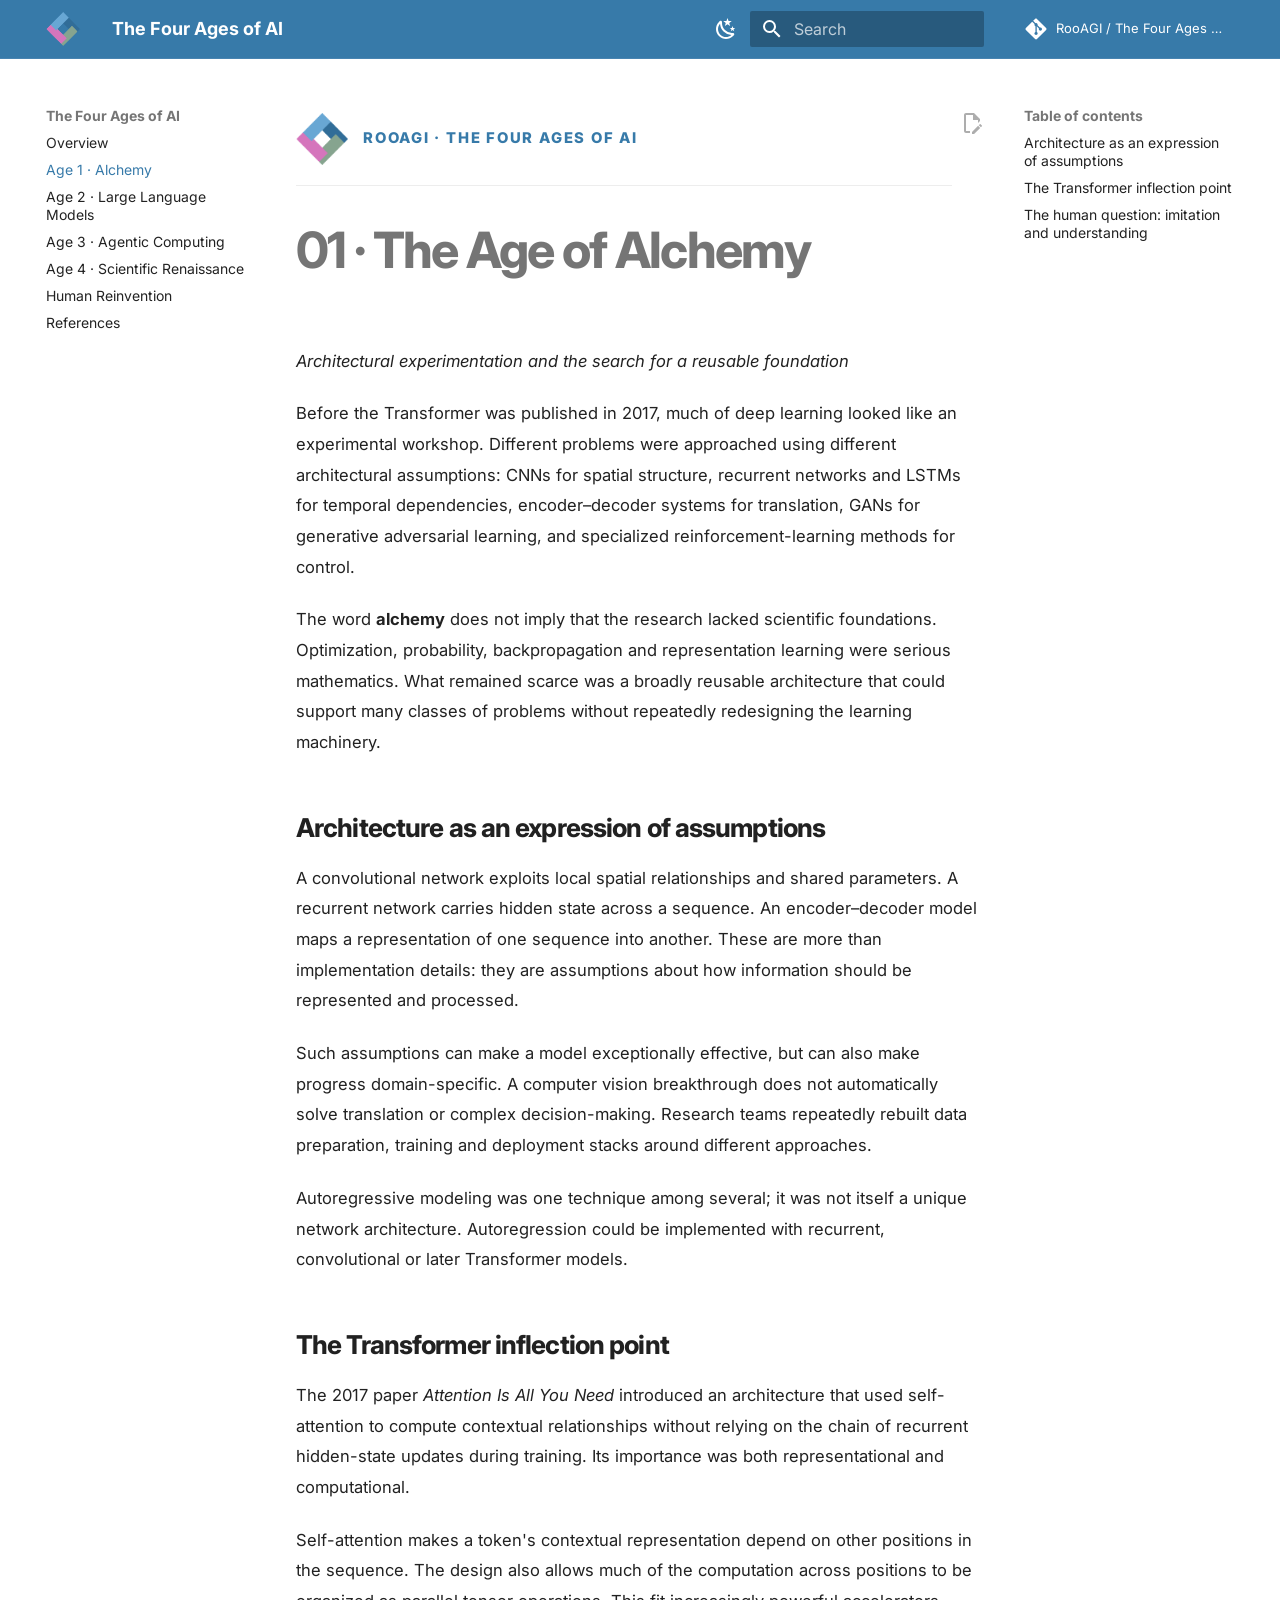
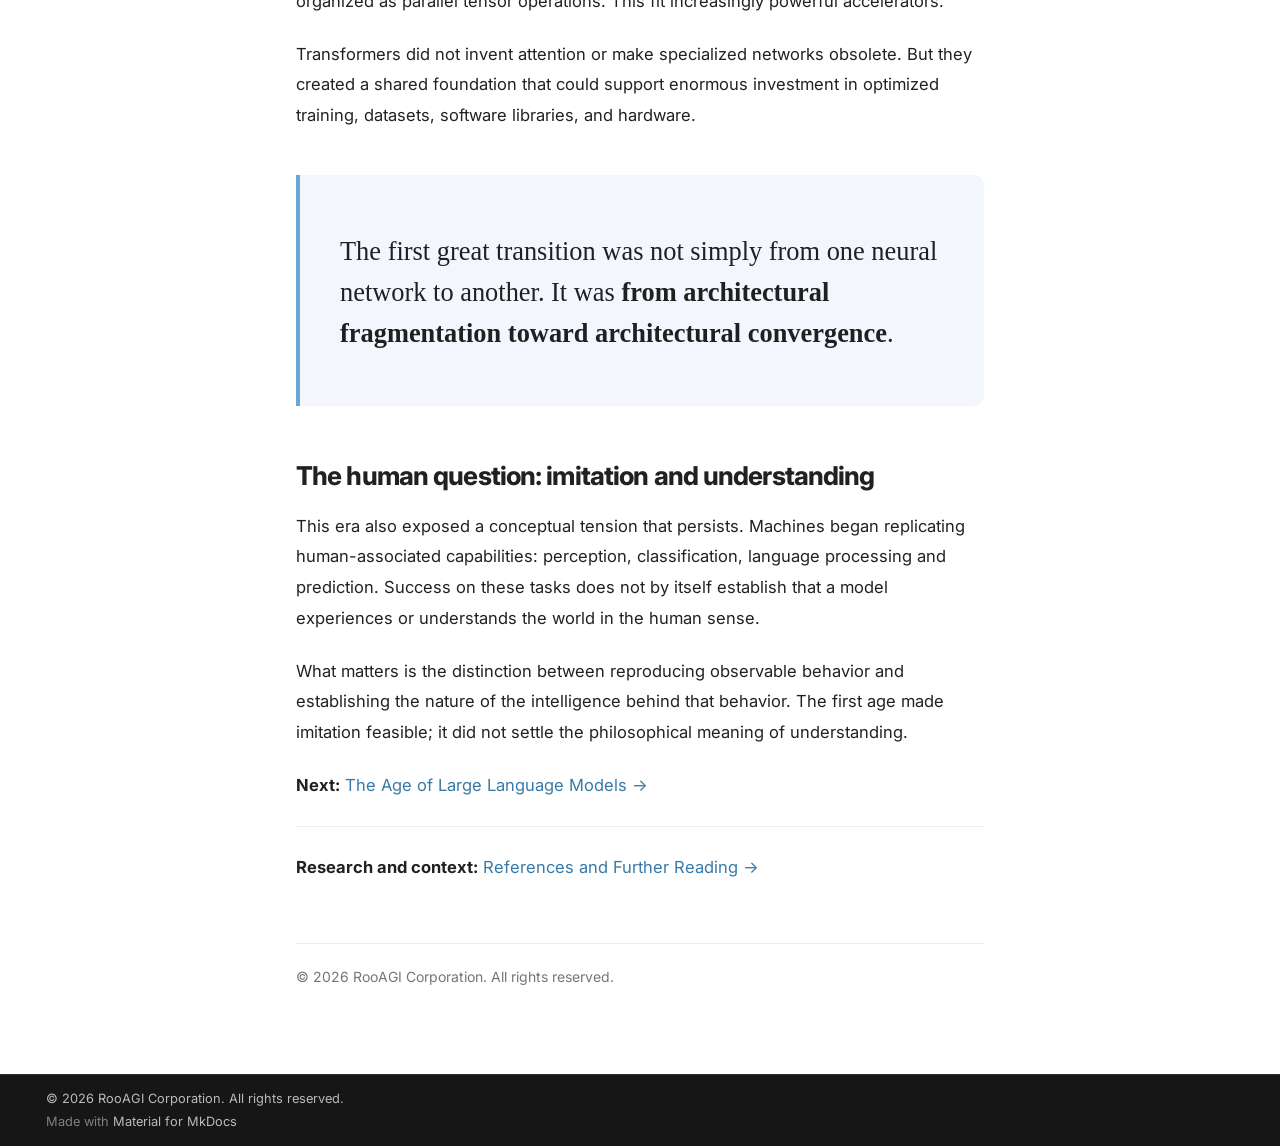
<file: age-1-alchemy/index.html>
<!doctype html>
<html lang="en" class="no-js">
  <head>
    
      <meta charset="utf-8">
      <meta name="viewport" content="width=device-width,initial-scale=1">
      
        <meta name="description" content="From Machine Intelligence to Human Reinvention">
      
      
      
        <link rel="canonical" href="https://rooagi.github.io/The-Four-Ages-of-AI-From-Machine-Intelligence-to-Human-Reinvention/age-1-alchemy/">
      
      
        <link rel="prev" href="..">
      
      
        <link rel="next" href="../age-2-llms/">
      
      
        
      
      
      <link rel="icon" href="../assets/rooagi-logo.png">
      <meta name="generator" content="mkdocs-1.6.1, mkdocs-material-9.7.7">
    
    
      
        <title>Age 1 · Alchemy - The Four Ages of AI</title>
      
    
    
      <link rel="stylesheet" href="../assets/stylesheets/main.ec1eaa64.min.css">
      
        
        <link rel="stylesheet" href="../assets/stylesheets/palette.ab4e12ef.min.css">
      
      


    
    
      
    
    
      
        
        
        <link rel="preconnect" href="https://fonts.gstatic.com" crossorigin>
        <link rel="stylesheet" href="https://fonts.googleapis.com/css?family=Inter:300,300i,400,400i,700,700i%7CRoboto+Mono:400,400i,700,700i&display=fallback">
        <style>:root{--md-text-font:"Inter";--md-code-font:"Roboto Mono"}</style>
      
    
    
      <link rel="stylesheet" href="../stylesheets/extra.css">
    
    <script>__md_scope=new URL("..",location),__md_hash=e=>[...e].reduce(((e,_)=>(e<<5)-e+_.charCodeAt(0)),0),__md_get=(e,_=localStorage,t=__md_scope)=>JSON.parse(_.getItem(t.pathname+"."+e)),__md_set=(e,_,t=localStorage,a=__md_scope)=>{try{t.setItem(a.pathname+"."+e,JSON.stringify(_))}catch(e){}}</script>
    
      

    
    
  </head>
  
  
    
    
      
    
    
    
    
    <body dir="ltr" data-md-color-scheme="default" data-md-color-primary="custom" data-md-color-accent="custom">
  
    
    <input class="md-toggle" data-md-toggle="drawer" type="checkbox" id="__drawer" autocomplete="off">
    <input class="md-toggle" data-md-toggle="search" type="checkbox" id="__search" autocomplete="off">
    <label class="md-overlay" for="__drawer"></label>
    <div data-md-component="skip">
      
        
        <a href="#01-the-age-of-alchemy" class="md-skip">
          Skip to content
        </a>
      
    </div>
    <div data-md-component="announce">
      
    </div>
    
    
      

  

<header class="md-header md-header--shadow" data-md-component="header">
  <nav class="md-header__inner md-grid" aria-label="Header">
    <a href=".." title="The Four Ages of AI" class="md-header__button md-logo" aria-label="The Four Ages of AI" data-md-component="logo">
      
  <img src="../assets/rooagi-logo.png" alt="logo">

    </a>
    <label class="md-header__button md-icon" for="__drawer">
      
      <svg xmlns="http://www.w3.org/2000/svg" viewBox="0 0 24 24"><path d="M3 6h18v2H3zm0 5h18v2H3zm0 5h18v2H3z"/></svg>
    </label>
    <div class="md-header__title" data-md-component="header-title">
      <div class="md-header__ellipsis">
        <div class="md-header__topic">
          <span class="md-ellipsis">
            The Four Ages of AI
          </span>
        </div>
        <div class="md-header__topic" data-md-component="header-topic">
          <span class="md-ellipsis">
            
              Age 1 · Alchemy
            
          </span>
        </div>
      </div>
    </div>
    
      
        <form class="md-header__option" data-md-component="palette">
  
    
    
    
    <input class="md-option" data-md-color-media="(prefers-color-scheme: light)" data-md-color-scheme="default" data-md-color-primary="custom" data-md-color-accent="custom"  aria-label="Switch to dark mode"  type="radio" name="__palette" id="__palette_0">
    
      <label class="md-header__button md-icon" title="Switch to dark mode" for="__palette_1" hidden>
        <svg xmlns="http://www.w3.org/2000/svg" viewBox="0 0 24 24"><path d="m17.75 4.09-2.53 1.94.91 3.06-2.63-1.81-2.63 1.81.91-3.06-2.53-1.94L12.44 4l1.06-3 1.06 3zm3.5 6.91-1.64 1.25.59 1.98-1.7-1.17-1.7 1.17.59-1.98L15.75 11l2.06-.05L18.5 9l.69 1.95zm-2.28 4.95c.83-.08 1.72 1.1 1.19 1.85-.32.45-.66.87-1.08 1.27C15.17 23 8.84 23 4.94 19.07c-3.91-3.9-3.91-10.24 0-14.14.4-.4.82-.76 1.27-1.08.75-.53 1.93.36 1.85 1.19-.27 2.86.69 5.83 2.89 8.02a9.96 9.96 0 0 0 8.02 2.89m-1.64 2.02a12.08 12.08 0 0 1-7.8-3.47c-2.17-2.19-3.33-5-3.49-7.82-2.81 3.14-2.7 7.96.31 10.98 3.02 3.01 7.84 3.12 10.98.31"/></svg>
      </label>
    
  
    
    
    
    <input class="md-option" data-md-color-media="(prefers-color-scheme: dark)" data-md-color-scheme="slate" data-md-color-primary="custom" data-md-color-accent="custom"  aria-label="Switch to light mode"  type="radio" name="__palette" id="__palette_1">
    
      <label class="md-header__button md-icon" title="Switch to light mode" for="__palette_0" hidden>
        <svg xmlns="http://www.w3.org/2000/svg" viewBox="0 0 24 24"><path d="M12 7a5 5 0 0 1 5 5 5 5 0 0 1-5 5 5 5 0 0 1-5-5 5 5 0 0 1 5-5m0 2a3 3 0 0 0-3 3 3 3 0 0 0 3 3 3 3 0 0 0 3-3 3 3 0 0 0-3-3m0-7 2.39 3.42C13.65 5.15 12.84 5 12 5s-1.65.15-2.39.42zM3.34 7l4.16-.35A7.2 7.2 0 0 0 5.94 8.5c-.44.74-.69 1.5-.83 2.29zm.02 10 1.76-3.77a7.131 7.131 0 0 0 2.38 4.14zM20.65 7l-1.77 3.79a7.02 7.02 0 0 0-2.38-4.15zm-.01 10-4.14.36c.59-.51 1.12-1.14 1.54-1.86.42-.73.69-1.5.83-2.29zM12 22l-2.41-3.44c.74.27 1.55.44 2.41.44.82 0 1.63-.17 2.37-.44z"/></svg>
      </label>
    
  
</form>
      
    
    
      <script>var palette=__md_get("__palette");if(palette&&palette.color){if("(prefers-color-scheme)"===palette.color.media){var media=matchMedia("(prefers-color-scheme: light)"),input=document.querySelector(media.matches?"[data-md-color-media='(prefers-color-scheme: light)']":"[data-md-color-media='(prefers-color-scheme: dark)']");palette.color.media=input.getAttribute("data-md-color-media"),palette.color.scheme=input.getAttribute("data-md-color-scheme"),palette.color.primary=input.getAttribute("data-md-color-primary"),palette.color.accent=input.getAttribute("data-md-color-accent")}for(var[key,value]of Object.entries(palette.color))document.body.setAttribute("data-md-color-"+key,value)}</script>
    
    
    
      
      
        <label class="md-header__button md-icon" for="__search">
          
          <svg xmlns="http://www.w3.org/2000/svg" viewBox="0 0 24 24"><path d="M9.5 3A6.5 6.5 0 0 1 16 9.5c0 1.61-.59 3.09-1.56 4.23l.27.27h.79l5 5-1.5 1.5-5-5v-.79l-.27-.27A6.52 6.52 0 0 1 9.5 16 6.5 6.5 0 0 1 3 9.5 6.5 6.5 0 0 1 9.5 3m0 2C7 5 5 7 5 9.5S7 14 9.5 14 14 12 14 9.5 12 5 9.5 5"/></svg>
        </label>
        <div class="md-search" data-md-component="search" role="dialog">
  <label class="md-search__overlay" for="__search"></label>
  <div class="md-search__inner" role="search">
    <form class="md-search__form" name="search">
      <input type="text" class="md-search__input" name="query" aria-label="Search" placeholder="Search" autocapitalize="off" autocorrect="off" autocomplete="off" spellcheck="false" data-md-component="search-query" required>
      <label class="md-search__icon md-icon" for="__search">
        
        <svg xmlns="http://www.w3.org/2000/svg" viewBox="0 0 24 24"><path d="M9.5 3A6.5 6.5 0 0 1 16 9.5c0 1.61-.59 3.09-1.56 4.23l.27.27h.79l5 5-1.5 1.5-5-5v-.79l-.27-.27A6.52 6.52 0 0 1 9.5 16 6.5 6.5 0 0 1 3 9.5 6.5 6.5 0 0 1 9.5 3m0 2C7 5 5 7 5 9.5S7 14 9.5 14 14 12 14 9.5 12 5 9.5 5"/></svg>
        
        <svg xmlns="http://www.w3.org/2000/svg" viewBox="0 0 24 24"><path d="M20 11v2H8l5.5 5.5-1.42 1.42L4.16 12l7.92-7.92L13.5 5.5 8 11z"/></svg>
      </label>
      <nav class="md-search__options" aria-label="Search">
        
        <button type="reset" class="md-search__icon md-icon" title="Clear" aria-label="Clear" tabindex="-1">
          
          <svg xmlns="http://www.w3.org/2000/svg" viewBox="0 0 24 24"><path d="M19 6.41 17.59 5 12 10.59 6.41 5 5 6.41 10.59 12 5 17.59 6.41 19 12 13.41 17.59 19 19 17.59 13.41 12z"/></svg>
        </button>
      </nav>
      
        <div class="md-search__suggest" data-md-component="search-suggest"></div>
      
    </form>
    <div class="md-search__output">
      <div class="md-search__scrollwrap" tabindex="0" data-md-scrollfix>
        <div class="md-search-result" data-md-component="search-result">
          <div class="md-search-result__meta">
            Initializing search
          </div>
          <ol class="md-search-result__list" role="presentation"></ol>
        </div>
      </div>
    </div>
  </div>
</div>
      
    
    
      <div class="md-header__source">
        <a href="https://github.com/RooAGI/The-Four-Ages-of-AI-From-Machine-Intelligence-to-Human-Reinvention" title="Go to repository" class="md-source" data-md-component="source">
  <div class="md-source__icon md-icon">
    
    <svg xmlns="http://www.w3.org/2000/svg" viewBox="0 0 448 512"><!--! Font Awesome Free 7.1.0 by @fontawesome - https://fontawesome.com License - https://fontawesome.com/license/free (Icons: CC BY 4.0, Fonts: SIL OFL 1.1, Code: MIT License) Copyright 2025 Fonticons, Inc.--><path d="M439.6 236.1 244 40.5c-5.4-5.5-12.8-8.5-20.4-8.5s-15 3-20.4 8.4L162.5 81l51.5 51.5c27.1-9.1 52.7 16.8 43.4 43.7l49.7 49.7c34.2-11.8 61.2 31 35.5 56.7-26.5 26.5-70.2-2.9-56-37.3L240.3 199v121.9c25.3 12.5 22.3 41.8 9.1 55-6.4 6.4-15.2 10.1-24.3 10.1s-17.8-3.6-24.3-10.1c-17.6-17.6-11.1-46.9 11.2-56v-123c-20.8-8.5-24.6-30.7-18.6-45L142.6 101 8.5 235.1C3 240.6 0 247.9 0 255.5s3 15 8.5 20.4l195.6 195.7c5.4 5.4 12.7 8.4 20.4 8.4s15-3 20.4-8.4l194.7-194.7c5.4-5.4 8.4-12.8 8.4-20.4s-3-15-8.4-20.4"/></svg>
  </div>
  <div class="md-source__repository">
    RooAGI / The Four Ages of AI
  </div>
</a>
      </div>
    
  </nav>
  
</header>
    
    <div class="md-container" data-md-component="container">
      
      
        
          
        
      
      <main class="md-main" data-md-component="main">
        <div class="md-main__inner md-grid">
          
            
              
              <div class="md-sidebar md-sidebar--primary" data-md-component="sidebar" data-md-type="navigation" >
                <div class="md-sidebar__scrollwrap">
                  <div class="md-sidebar__inner">
                    



<nav class="md-nav md-nav--primary" aria-label="Navigation" data-md-level="0">
  <label class="md-nav__title" for="__drawer">
    <a href=".." title="The Four Ages of AI" class="md-nav__button md-logo" aria-label="The Four Ages of AI" data-md-component="logo">
      
  <img src="../assets/rooagi-logo.png" alt="logo">

    </a>
    The Four Ages of AI
  </label>
  
    <div class="md-nav__source">
      <a href="https://github.com/RooAGI/The-Four-Ages-of-AI-From-Machine-Intelligence-to-Human-Reinvention" title="Go to repository" class="md-source" data-md-component="source">
  <div class="md-source__icon md-icon">
    
    <svg xmlns="http://www.w3.org/2000/svg" viewBox="0 0 448 512"><!--! Font Awesome Free 7.1.0 by @fontawesome - https://fontawesome.com License - https://fontawesome.com/license/free (Icons: CC BY 4.0, Fonts: SIL OFL 1.1, Code: MIT License) Copyright 2025 Fonticons, Inc.--><path d="M439.6 236.1 244 40.5c-5.4-5.5-12.8-8.5-20.4-8.5s-15 3-20.4 8.4L162.5 81l51.5 51.5c27.1-9.1 52.7 16.8 43.4 43.7l49.7 49.7c34.2-11.8 61.2 31 35.5 56.7-26.5 26.5-70.2-2.9-56-37.3L240.3 199v121.9c25.3 12.5 22.3 41.8 9.1 55-6.4 6.4-15.2 10.1-24.3 10.1s-17.8-3.6-24.3-10.1c-17.6-17.6-11.1-46.9 11.2-56v-123c-20.8-8.5-24.6-30.7-18.6-45L142.6 101 8.5 235.1C3 240.6 0 247.9 0 255.5s3 15 8.5 20.4l195.6 195.7c5.4 5.4 12.7 8.4 20.4 8.4s15-3 20.4-8.4l194.7-194.7c5.4-5.4 8.4-12.8 8.4-20.4s-3-15-8.4-20.4"/></svg>
  </div>
  <div class="md-source__repository">
    RooAGI / The Four Ages of AI
  </div>
</a>
    </div>
  
  <ul class="md-nav__list" data-md-scrollfix>
    
      
      
  
  
  
  
    <li class="md-nav__item">
      <a href=".." class="md-nav__link">
        
  
  
  <span class="md-ellipsis">
    
  
    Overview
  

    
  </span>
  
  

      </a>
    </li>
  

    
      
      
  
  
    
  
  
  
    <li class="md-nav__item md-nav__item--active">
      
      <input class="md-nav__toggle md-toggle" type="checkbox" id="__toc">
      
      
        
      
      
        <label class="md-nav__link md-nav__link--active" for="__toc">
          
  
  
  <span class="md-ellipsis">
    
  
    Age 1 · Alchemy
  

    
  </span>
  
  

          <span class="md-nav__icon md-icon"></span>
        </label>
      
      <a href="./" class="md-nav__link md-nav__link--active">
        
  
  
  <span class="md-ellipsis">
    
  
    Age 1 · Alchemy
  

    
  </span>
  
  

      </a>
      
        

<nav class="md-nav md-nav--secondary" aria-label="Table of contents">
  
  
  
    
  
  
    <label class="md-nav__title" for="__toc">
      <span class="md-nav__icon md-icon"></span>
      Table of contents
    </label>
    <ul class="md-nav__list" data-md-component="toc" data-md-scrollfix>
      
        <li class="md-nav__item">
  <a href="#architecture-as-an-expression-of-assumptions" class="md-nav__link">
    <span class="md-ellipsis">
      
        Architecture as an expression of assumptions
      
    </span>
  </a>
  
</li>
      
        <li class="md-nav__item">
  <a href="#the-transformer-inflection-point" class="md-nav__link">
    <span class="md-ellipsis">
      
        The Transformer inflection point
      
    </span>
  </a>
  
</li>
      
        <li class="md-nav__item">
  <a href="#the-human-question-imitation-and-understanding" class="md-nav__link">
    <span class="md-ellipsis">
      
        The human question: imitation and understanding
      
    </span>
  </a>
  
</li>
      
    </ul>
  
</nav>
      
    </li>
  

    
      
      
  
  
  
  
    <li class="md-nav__item">
      <a href="../age-2-llms/" class="md-nav__link">
        
  
  
  <span class="md-ellipsis">
    
  
    Age 2 · Large Language Models
  

    
  </span>
  
  

      </a>
    </li>
  

    
      
      
  
  
  
  
    <li class="md-nav__item">
      <a href="../age-3-agentic-computing/" class="md-nav__link">
        
  
  
  <span class="md-ellipsis">
    
  
    Age 3 · Agentic Computing
  

    
  </span>
  
  

      </a>
    </li>
  

    
      
      
  
  
  
  
    <li class="md-nav__item">
      <a href="../age-4-scientific-renaissance/" class="md-nav__link">
        
  
  
  <span class="md-ellipsis">
    
  
    Age 4 · Scientific Renaissance
  

    
  </span>
  
  

      </a>
    </li>
  

    
      
      
  
  
  
  
    <li class="md-nav__item">
      <a href="../human-reinvention/" class="md-nav__link">
        
  
  
  <span class="md-ellipsis">
    
  
    Human Reinvention
  

    
  </span>
  
  

      </a>
    </li>
  

    
      
      
  
  
  
  
    <li class="md-nav__item">
      <a href="../references/" class="md-nav__link">
        
  
  
  <span class="md-ellipsis">
    
  
    References
  

    
  </span>
  
  

      </a>
    </li>
  

    
  </ul>
</nav>
                  </div>
                </div>
              </div>
            
            
              
              <div class="md-sidebar md-sidebar--secondary" data-md-component="sidebar" data-md-type="toc" >
                <div class="md-sidebar__scrollwrap">
                  <div class="md-sidebar__inner">
                    

<nav class="md-nav md-nav--secondary" aria-label="Table of contents">
  
  
  
    
  
  
    <label class="md-nav__title" for="__toc">
      <span class="md-nav__icon md-icon"></span>
      Table of contents
    </label>
    <ul class="md-nav__list" data-md-component="toc" data-md-scrollfix>
      
        <li class="md-nav__item">
  <a href="#architecture-as-an-expression-of-assumptions" class="md-nav__link">
    <span class="md-ellipsis">
      
        Architecture as an expression of assumptions
      
    </span>
  </a>
  
</li>
      
        <li class="md-nav__item">
  <a href="#the-transformer-inflection-point" class="md-nav__link">
    <span class="md-ellipsis">
      
        The Transformer inflection point
      
    </span>
  </a>
  
</li>
      
        <li class="md-nav__item">
  <a href="#the-human-question-imitation-and-understanding" class="md-nav__link">
    <span class="md-ellipsis">
      
        The human question: imitation and understanding
      
    </span>
  </a>
  
</li>
      
    </ul>
  
</nav>
                  </div>
                </div>
              </div>
            
          
          
            <div class="md-content" data-md-component="content">
              
              <article class="md-content__inner md-typeset">
                
                  


  
    <a href="https://github.com/RooAGI/The-Four-Ages-of-AI-From-Machine-Intelligence-to-Human-Reinvention/edit/main/docs/age-1-alchemy.md" title="Edit this page" class="md-content__button md-icon" rel="edit">
      
      <svg xmlns="http://www.w3.org/2000/svg" viewBox="0 0 24 24"><path d="M10 20H6V4h7v5h5v3.1l2-2V8l-6-6H6c-1.1 0-2 .9-2 2v16c0 1.1.9 2 2 2h4zm10.2-7c.1 0 .3.1.4.2l1.3 1.3c.2.2.2.6 0 .8l-1 1-2.1-2.1 1-1c.1-.1.2-.2.4-.2m0 3.9L14.1 23H12v-2.1l6.1-6.1z"/></svg>
    </a>
  
  


<div class="article-brand"><img src="https://rooagi.github.io/The-Four-Ages-of-AI-From-Machine-Intelligence-to-Human-Reinvention/assets/rooagi-logo.png" alt="RooAGI logo" width="52"><span>ROOAGI · THE FOUR AGES OF AI</span></div>

<h1 id="01-the-age-of-alchemy">01 · The Age of Alchemy<a class="headerlink" href="#01-the-age-of-alchemy" title="Permanent link">&para;</a></h1>
<p><em>Architectural experimentation and the search for a reusable foundation</em></p>
<p>Before the Transformer was published in 2017, much of deep learning looked like an experimental workshop. Different problems were approached using different architectural assumptions: CNNs for spatial structure, recurrent networks and LSTMs for temporal dependencies, encoder–decoder systems for translation, GANs for generative adversarial learning, and specialized reinforcement-learning methods for control.</p>
<p>The word <strong>alchemy</strong> does not imply that the research lacked scientific foundations. Optimization, probability, backpropagation and representation learning were serious mathematics. What remained scarce was a broadly reusable architecture that could support many classes of problems without repeatedly redesigning the learning machinery.</p>
<h2 id="architecture-as-an-expression-of-assumptions">Architecture as an expression of assumptions<a class="headerlink" href="#architecture-as-an-expression-of-assumptions" title="Permanent link">&para;</a></h2>
<p>A convolutional network exploits local spatial relationships and shared parameters. A recurrent network carries hidden state across a sequence. An encoder–decoder model maps a representation of one sequence into another. These are more than implementation details: they are assumptions about how information should be represented and processed.</p>
<p>Such assumptions can make a model exceptionally effective, but can also make progress domain-specific. A computer vision breakthrough does not automatically solve translation or complex decision-making. Research teams repeatedly rebuilt data preparation, training and deployment stacks around different approaches.</p>
<p>Autoregressive modeling was one technique among several; it was not itself a unique network architecture. Autoregression could be implemented with recurrent, convolutional or later Transformer models.</p>
<h2 id="the-transformer-inflection-point">The Transformer inflection point<a class="headerlink" href="#the-transformer-inflection-point" title="Permanent link">&para;</a></h2>
<p>The 2017 paper <em>Attention Is All You Need</em> introduced an architecture that used self-attention to compute contextual relationships without relying on the chain of recurrent hidden-state updates during training. Its importance was both representational and computational.</p>
<p>Self-attention makes a token's contextual representation depend on other positions in the sequence. The design also allows much of the computation across positions to be organized as parallel tensor operations. This fit increasingly powerful accelerators.</p>
<p>Transformers did not invent attention or make specialized networks obsolete. But they created a shared foundation that could support enormous investment in optimized training, datasets, software libraries, and hardware.</p>
<div class="pull-quote">
<p>The first great transition was not simply from one neural network to another. It was <strong>from architectural fragmentation toward architectural convergence</strong>.</p>
</div>
<h2 id="the-human-question-imitation-and-understanding">The human question: imitation and understanding<a class="headerlink" href="#the-human-question-imitation-and-understanding" title="Permanent link">&para;</a></h2>
<p>This era also exposed a conceptual tension that persists. Machines began replicating human-associated capabilities: perception, classification, language processing and prediction. Success on these tasks does not by itself establish that a model experiences or understands the world in the human sense.</p>
<p>What matters is the distinction between reproducing observable behavior and establishing the nature of the intelligence behind that behavior. The first age made imitation feasible; it did not settle the philosophical meaning of understanding.</p>
<p><strong>Next:</strong> <a href="../age-2-llms/">The Age of Large Language Models →</a></p>
<hr />
<p><strong>Research and context:</strong> <a href="../references/">References and Further Reading →</a></p>
<div class="article-copyright">© 2026 RooAGI Corporation. All rights reserved.</div>












                
              </article>
            </div>
          
          
<script>var target=document.getElementById(location.hash.slice(1));target&&target.name&&(target.checked=target.name.startsWith("__tabbed_"))</script>
        </div>
        
          <button type="button" class="md-top md-icon" data-md-component="top" hidden>
  
  <svg xmlns="http://www.w3.org/2000/svg" viewBox="0 0 24 24"><path d="M13 20h-2V8l-5.5 5.5-1.42-1.42L12 4.16l7.92 7.92-1.42 1.42L13 8z"/></svg>
  Back to top
</button>
        
      </main>
      
        <footer class="md-footer">
  
  <div class="md-footer-meta md-typeset">
    <div class="md-footer-meta__inner md-grid">
      <div class="md-copyright">
  
    <div class="md-copyright__highlight">
      © 2026 RooAGI Corporation. All rights reserved.
    </div>
  
  
    Made with
    <a href="https://squidfunk.github.io/mkdocs-material/" target="_blank" rel="noopener">
      Material for MkDocs
    </a>
  
</div>
      
    </div>
  </div>
</footer>
      
    </div>
    <div class="md-dialog" data-md-component="dialog">
      <div class="md-dialog__inner md-typeset"></div>
    </div>
    
    
    
      
      
      <script id="__config" type="application/json">{"annotate": null, "base": "..", "features": ["navigation.instant", "navigation.sections", "navigation.top", "search.highlight", "search.suggest", "content.action.edit"], "search": "../assets/javascripts/workers/search.2c215733.min.js", "tags": null, "translations": {"clipboard.copied": "Copied to clipboard", "clipboard.copy": "Copy to clipboard", "search.result.more.one": "1 more on this page", "search.result.more.other": "# more on this page", "search.result.none": "No matching documents", "search.result.one": "1 matching document", "search.result.other": "# matching documents", "search.result.placeholder": "Type to start searching", "search.result.term.missing": "Missing", "select.version": "Select version"}, "version": null}</script>
    
    
      <script src="../assets/javascripts/bundle.d7400e89.min.js"></script>
      
    
  </body>
</html>
</file>
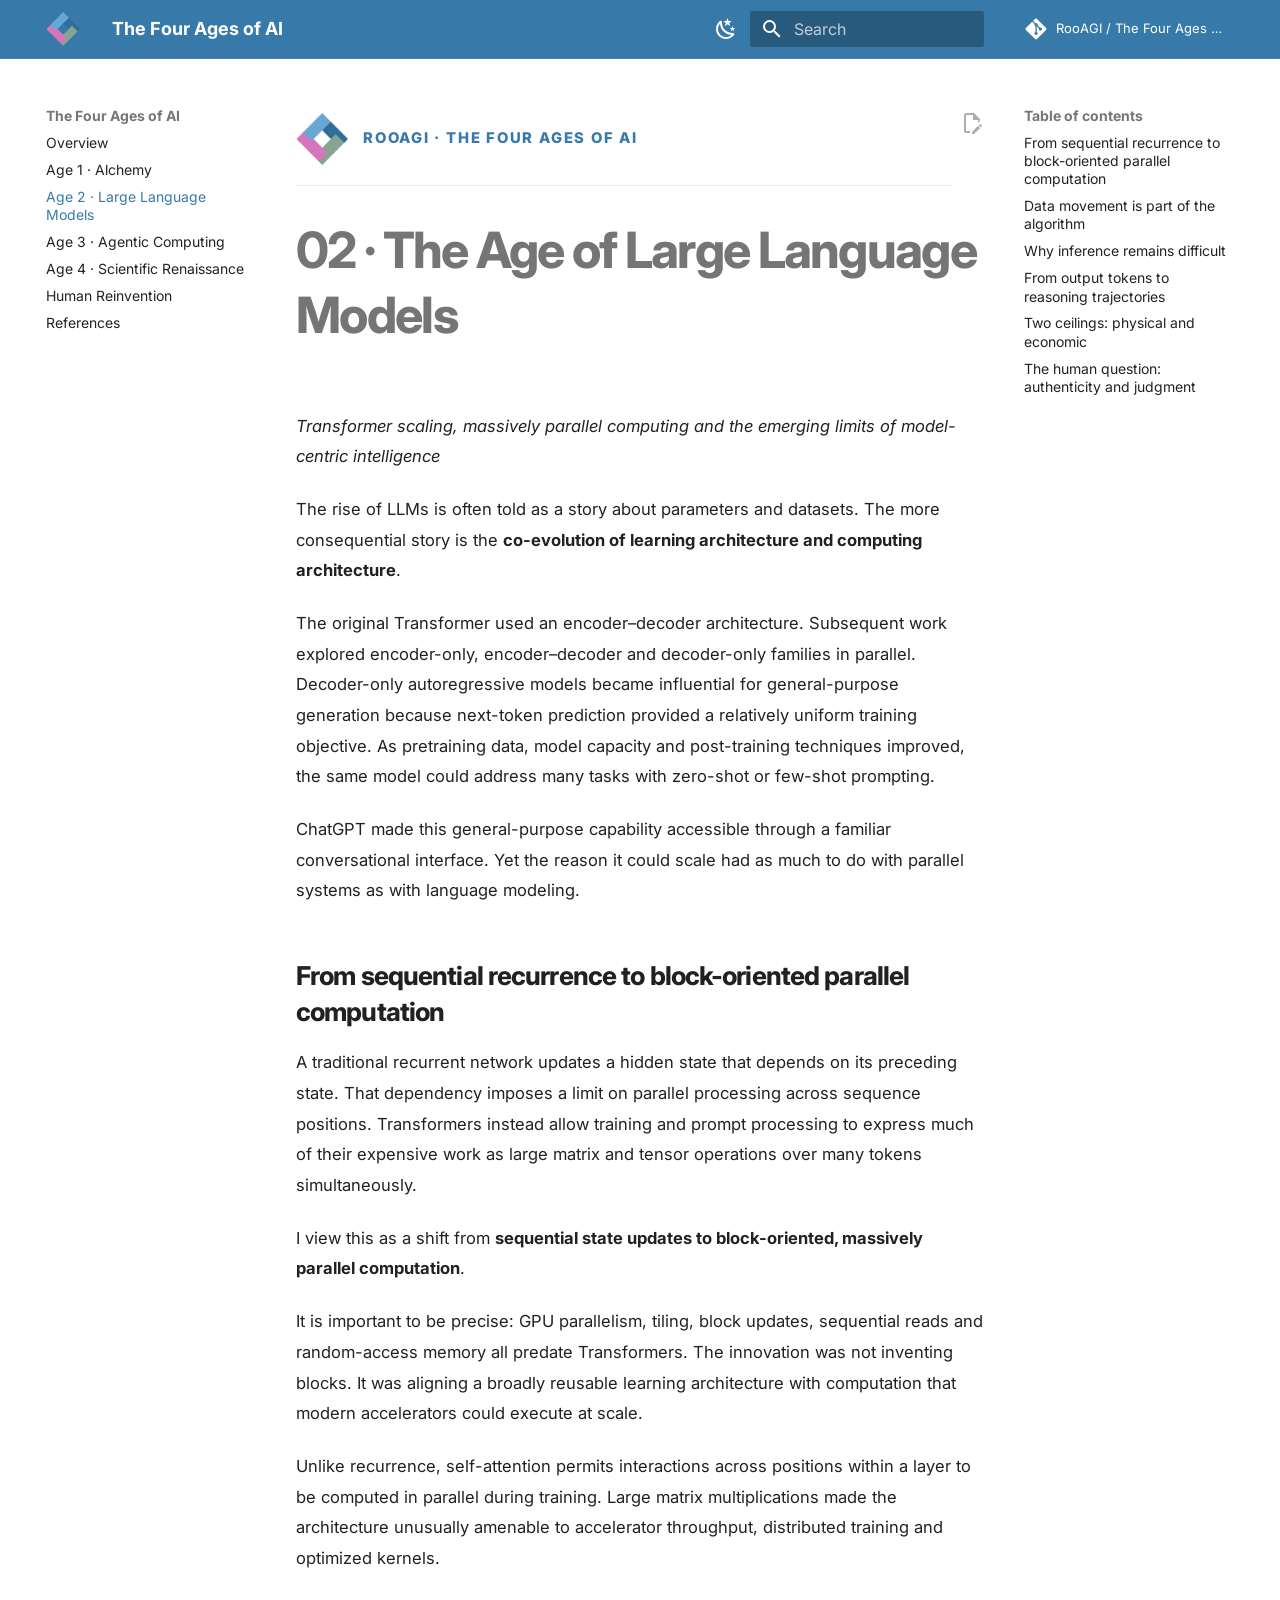
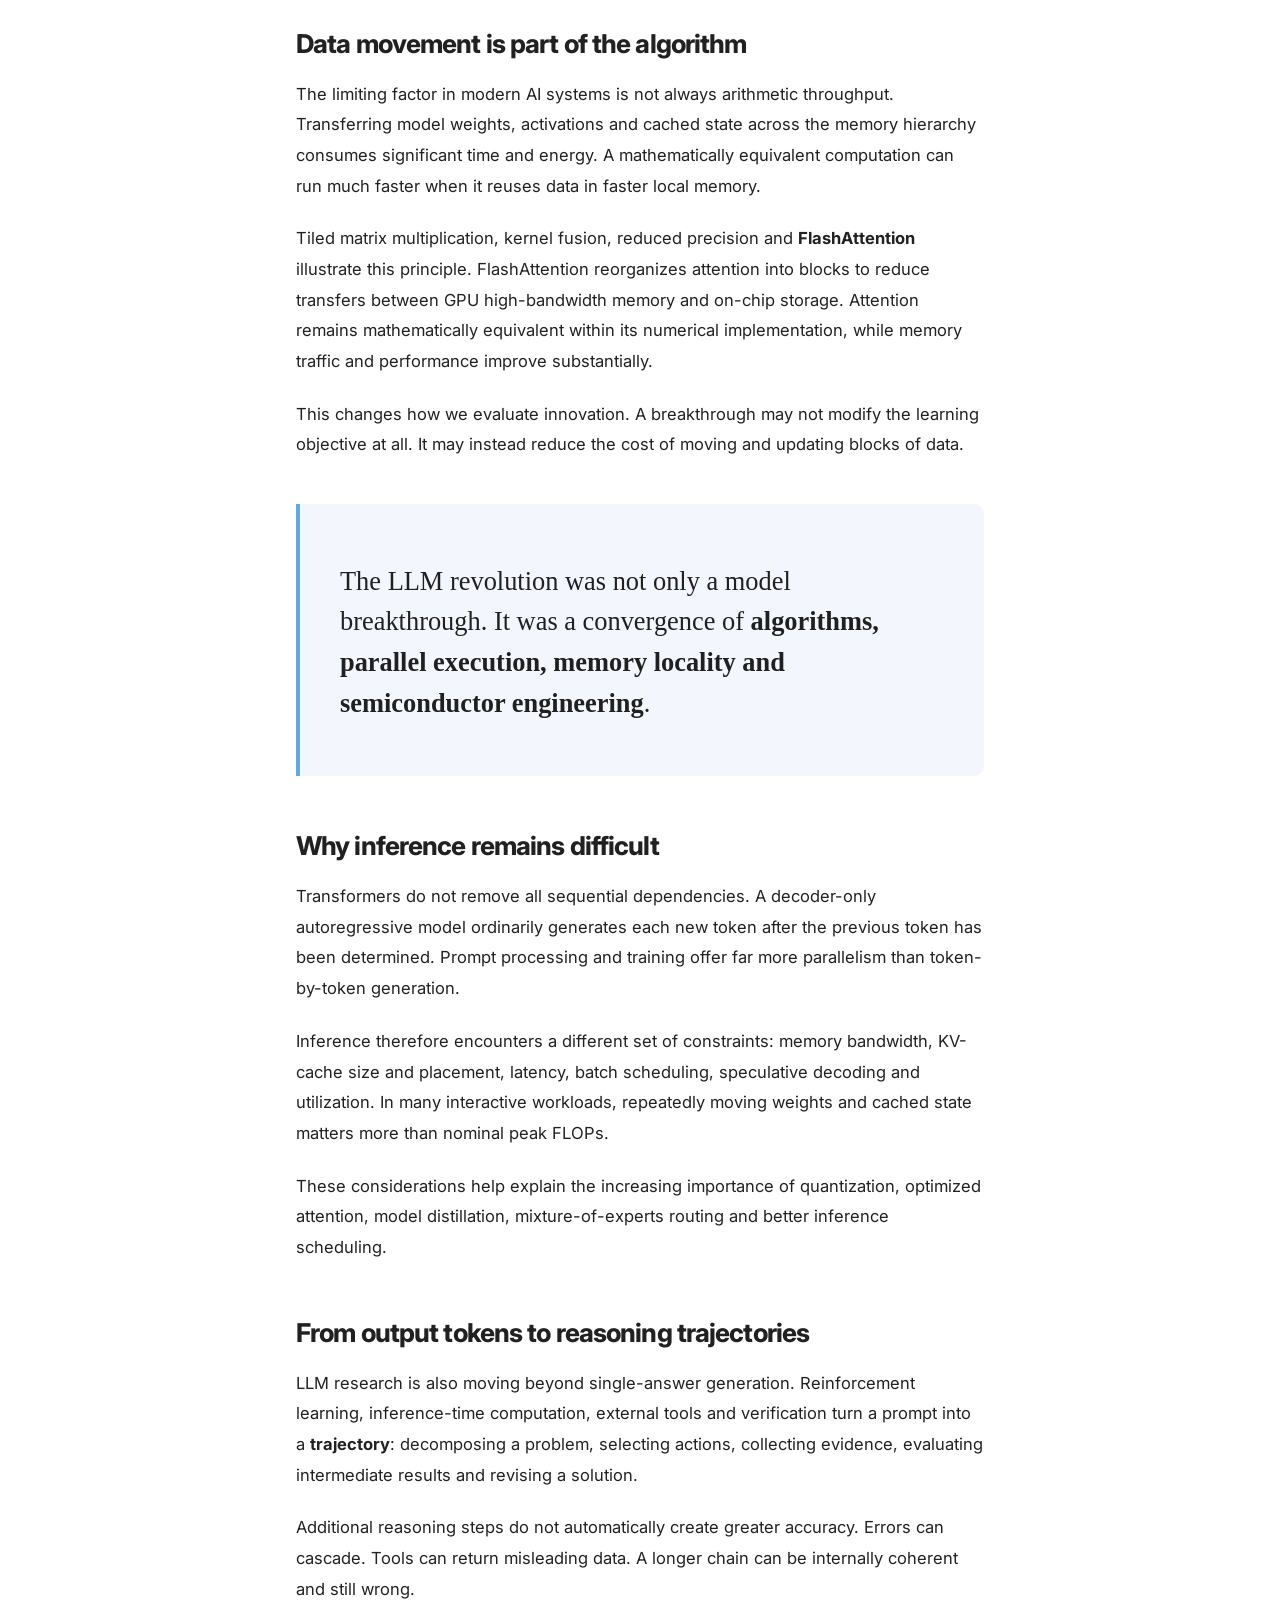
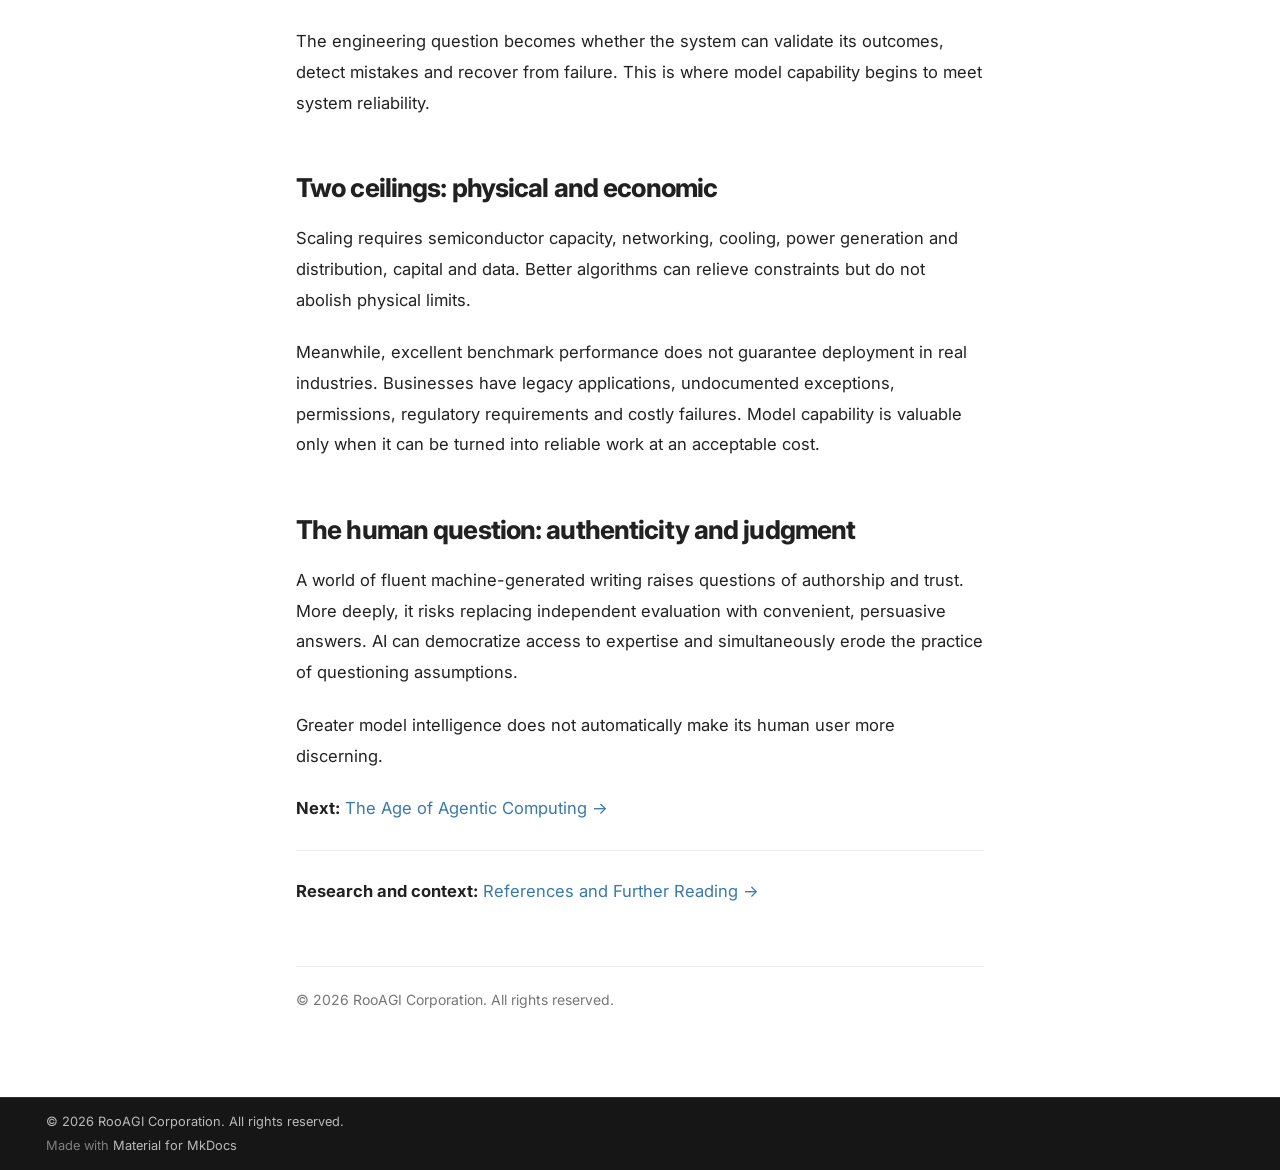
<file: age-2-llms/index.html>
<!doctype html>
<html lang="en" class="no-js">
  <head>
    
      <meta charset="utf-8">
      <meta name="viewport" content="width=device-width,initial-scale=1">
      
        <meta name="description" content="From Machine Intelligence to Human Reinvention">
      
      
      
        <link rel="canonical" href="https://rooagi.github.io/The-Four-Ages-of-AI-From-Machine-Intelligence-to-Human-Reinvention/age-2-llms/">
      
      
        <link rel="prev" href="../age-1-alchemy/">
      
      
        <link rel="next" href="../age-3-agentic-computing/">
      
      
        
      
      
      <link rel="icon" href="../assets/rooagi-logo.png">
      <meta name="generator" content="mkdocs-1.6.1, mkdocs-material-9.7.7">
    
    
      
        <title>Age 2 · Large Language Models - The Four Ages of AI</title>
      
    
    
      <link rel="stylesheet" href="../assets/stylesheets/main.ec1eaa64.min.css">
      
        
        <link rel="stylesheet" href="../assets/stylesheets/palette.ab4e12ef.min.css">
      
      


    
    
      
    
    
      
        
        
        <link rel="preconnect" href="https://fonts.gstatic.com" crossorigin>
        <link rel="stylesheet" href="https://fonts.googleapis.com/css?family=Inter:300,300i,400,400i,700,700i%7CRoboto+Mono:400,400i,700,700i&display=fallback">
        <style>:root{--md-text-font:"Inter";--md-code-font:"Roboto Mono"}</style>
      
    
    
      <link rel="stylesheet" href="../stylesheets/extra.css">
    
    <script>__md_scope=new URL("..",location),__md_hash=e=>[...e].reduce(((e,_)=>(e<<5)-e+_.charCodeAt(0)),0),__md_get=(e,_=localStorage,t=__md_scope)=>JSON.parse(_.getItem(t.pathname+"."+e)),__md_set=(e,_,t=localStorage,a=__md_scope)=>{try{t.setItem(a.pathname+"."+e,JSON.stringify(_))}catch(e){}}</script>
    
      

    
    
  </head>
  
  
    
    
      
    
    
    
    
    <body dir="ltr" data-md-color-scheme="default" data-md-color-primary="custom" data-md-color-accent="custom">
  
    
    <input class="md-toggle" data-md-toggle="drawer" type="checkbox" id="__drawer" autocomplete="off">
    <input class="md-toggle" data-md-toggle="search" type="checkbox" id="__search" autocomplete="off">
    <label class="md-overlay" for="__drawer"></label>
    <div data-md-component="skip">
      
        
        <a href="#02-the-age-of-large-language-models" class="md-skip">
          Skip to content
        </a>
      
    </div>
    <div data-md-component="announce">
      
    </div>
    
    
      

  

<header class="md-header md-header--shadow" data-md-component="header">
  <nav class="md-header__inner md-grid" aria-label="Header">
    <a href=".." title="The Four Ages of AI" class="md-header__button md-logo" aria-label="The Four Ages of AI" data-md-component="logo">
      
  <img src="../assets/rooagi-logo.png" alt="logo">

    </a>
    <label class="md-header__button md-icon" for="__drawer">
      
      <svg xmlns="http://www.w3.org/2000/svg" viewBox="0 0 24 24"><path d="M3 6h18v2H3zm0 5h18v2H3zm0 5h18v2H3z"/></svg>
    </label>
    <div class="md-header__title" data-md-component="header-title">
      <div class="md-header__ellipsis">
        <div class="md-header__topic">
          <span class="md-ellipsis">
            The Four Ages of AI
          </span>
        </div>
        <div class="md-header__topic" data-md-component="header-topic">
          <span class="md-ellipsis">
            
              Age 2 · Large Language Models
            
          </span>
        </div>
      </div>
    </div>
    
      
        <form class="md-header__option" data-md-component="palette">
  
    
    
    
    <input class="md-option" data-md-color-media="(prefers-color-scheme: light)" data-md-color-scheme="default" data-md-color-primary="custom" data-md-color-accent="custom"  aria-label="Switch to dark mode"  type="radio" name="__palette" id="__palette_0">
    
      <label class="md-header__button md-icon" title="Switch to dark mode" for="__palette_1" hidden>
        <svg xmlns="http://www.w3.org/2000/svg" viewBox="0 0 24 24"><path d="m17.75 4.09-2.53 1.94.91 3.06-2.63-1.81-2.63 1.81.91-3.06-2.53-1.94L12.44 4l1.06-3 1.06 3zm3.5 6.91-1.64 1.25.59 1.98-1.7-1.17-1.7 1.17.59-1.98L15.75 11l2.06-.05L18.5 9l.69 1.95zm-2.28 4.95c.83-.08 1.72 1.1 1.19 1.85-.32.45-.66.87-1.08 1.27C15.17 23 8.84 23 4.94 19.07c-3.91-3.9-3.91-10.24 0-14.14.4-.4.82-.76 1.27-1.08.75-.53 1.93.36 1.85 1.19-.27 2.86.69 5.83 2.89 8.02a9.96 9.96 0 0 0 8.02 2.89m-1.64 2.02a12.08 12.08 0 0 1-7.8-3.47c-2.17-2.19-3.33-5-3.49-7.82-2.81 3.14-2.7 7.96.31 10.98 3.02 3.01 7.84 3.12 10.98.31"/></svg>
      </label>
    
  
    
    
    
    <input class="md-option" data-md-color-media="(prefers-color-scheme: dark)" data-md-color-scheme="slate" data-md-color-primary="custom" data-md-color-accent="custom"  aria-label="Switch to light mode"  type="radio" name="__palette" id="__palette_1">
    
      <label class="md-header__button md-icon" title="Switch to light mode" for="__palette_0" hidden>
        <svg xmlns="http://www.w3.org/2000/svg" viewBox="0 0 24 24"><path d="M12 7a5 5 0 0 1 5 5 5 5 0 0 1-5 5 5 5 0 0 1-5-5 5 5 0 0 1 5-5m0 2a3 3 0 0 0-3 3 3 3 0 0 0 3 3 3 3 0 0 0 3-3 3 3 0 0 0-3-3m0-7 2.39 3.42C13.65 5.15 12.84 5 12 5s-1.65.15-2.39.42zM3.34 7l4.16-.35A7.2 7.2 0 0 0 5.94 8.5c-.44.74-.69 1.5-.83 2.29zm.02 10 1.76-3.77a7.131 7.131 0 0 0 2.38 4.14zM20.65 7l-1.77 3.79a7.02 7.02 0 0 0-2.38-4.15zm-.01 10-4.14.36c.59-.51 1.12-1.14 1.54-1.86.42-.73.69-1.5.83-2.29zM12 22l-2.41-3.44c.74.27 1.55.44 2.41.44.82 0 1.63-.17 2.37-.44z"/></svg>
      </label>
    
  
</form>
      
    
    
      <script>var palette=__md_get("__palette");if(palette&&palette.color){if("(prefers-color-scheme)"===palette.color.media){var media=matchMedia("(prefers-color-scheme: light)"),input=document.querySelector(media.matches?"[data-md-color-media='(prefers-color-scheme: light)']":"[data-md-color-media='(prefers-color-scheme: dark)']");palette.color.media=input.getAttribute("data-md-color-media"),palette.color.scheme=input.getAttribute("data-md-color-scheme"),palette.color.primary=input.getAttribute("data-md-color-primary"),palette.color.accent=input.getAttribute("data-md-color-accent")}for(var[key,value]of Object.entries(palette.color))document.body.setAttribute("data-md-color-"+key,value)}</script>
    
    
    
      
      
        <label class="md-header__button md-icon" for="__search">
          
          <svg xmlns="http://www.w3.org/2000/svg" viewBox="0 0 24 24"><path d="M9.5 3A6.5 6.5 0 0 1 16 9.5c0 1.61-.59 3.09-1.56 4.23l.27.27h.79l5 5-1.5 1.5-5-5v-.79l-.27-.27A6.52 6.52 0 0 1 9.5 16 6.5 6.5 0 0 1 3 9.5 6.5 6.5 0 0 1 9.5 3m0 2C7 5 5 7 5 9.5S7 14 9.5 14 14 12 14 9.5 12 5 9.5 5"/></svg>
        </label>
        <div class="md-search" data-md-component="search" role="dialog">
  <label class="md-search__overlay" for="__search"></label>
  <div class="md-search__inner" role="search">
    <form class="md-search__form" name="search">
      <input type="text" class="md-search__input" name="query" aria-label="Search" placeholder="Search" autocapitalize="off" autocorrect="off" autocomplete="off" spellcheck="false" data-md-component="search-query" required>
      <label class="md-search__icon md-icon" for="__search">
        
        <svg xmlns="http://www.w3.org/2000/svg" viewBox="0 0 24 24"><path d="M9.5 3A6.5 6.5 0 0 1 16 9.5c0 1.61-.59 3.09-1.56 4.23l.27.27h.79l5 5-1.5 1.5-5-5v-.79l-.27-.27A6.52 6.52 0 0 1 9.5 16 6.5 6.5 0 0 1 3 9.5 6.5 6.5 0 0 1 9.5 3m0 2C7 5 5 7 5 9.5S7 14 9.5 14 14 12 14 9.5 12 5 9.5 5"/></svg>
        
        <svg xmlns="http://www.w3.org/2000/svg" viewBox="0 0 24 24"><path d="M20 11v2H8l5.5 5.5-1.42 1.42L4.16 12l7.92-7.92L13.5 5.5 8 11z"/></svg>
      </label>
      <nav class="md-search__options" aria-label="Search">
        
        <button type="reset" class="md-search__icon md-icon" title="Clear" aria-label="Clear" tabindex="-1">
          
          <svg xmlns="http://www.w3.org/2000/svg" viewBox="0 0 24 24"><path d="M19 6.41 17.59 5 12 10.59 6.41 5 5 6.41 10.59 12 5 17.59 6.41 19 12 13.41 17.59 19 19 17.59 13.41 12z"/></svg>
        </button>
      </nav>
      
        <div class="md-search__suggest" data-md-component="search-suggest"></div>
      
    </form>
    <div class="md-search__output">
      <div class="md-search__scrollwrap" tabindex="0" data-md-scrollfix>
        <div class="md-search-result" data-md-component="search-result">
          <div class="md-search-result__meta">
            Initializing search
          </div>
          <ol class="md-search-result__list" role="presentation"></ol>
        </div>
      </div>
    </div>
  </div>
</div>
      
    
    
      <div class="md-header__source">
        <a href="https://github.com/RooAGI/The-Four-Ages-of-AI-From-Machine-Intelligence-to-Human-Reinvention" title="Go to repository" class="md-source" data-md-component="source">
  <div class="md-source__icon md-icon">
    
    <svg xmlns="http://www.w3.org/2000/svg" viewBox="0 0 448 512"><!--! Font Awesome Free 7.1.0 by @fontawesome - https://fontawesome.com License - https://fontawesome.com/license/free (Icons: CC BY 4.0, Fonts: SIL OFL 1.1, Code: MIT License) Copyright 2025 Fonticons, Inc.--><path d="M439.6 236.1 244 40.5c-5.4-5.5-12.8-8.5-20.4-8.5s-15 3-20.4 8.4L162.5 81l51.5 51.5c27.1-9.1 52.7 16.8 43.4 43.7l49.7 49.7c34.2-11.8 61.2 31 35.5 56.7-26.5 26.5-70.2-2.9-56-37.3L240.3 199v121.9c25.3 12.5 22.3 41.8 9.1 55-6.4 6.4-15.2 10.1-24.3 10.1s-17.8-3.6-24.3-10.1c-17.6-17.6-11.1-46.9 11.2-56v-123c-20.8-8.5-24.6-30.7-18.6-45L142.6 101 8.5 235.1C3 240.6 0 247.9 0 255.5s3 15 8.5 20.4l195.6 195.7c5.4 5.4 12.7 8.4 20.4 8.4s15-3 20.4-8.4l194.7-194.7c5.4-5.4 8.4-12.8 8.4-20.4s-3-15-8.4-20.4"/></svg>
  </div>
  <div class="md-source__repository">
    RooAGI / The Four Ages of AI
  </div>
</a>
      </div>
    
  </nav>
  
</header>
    
    <div class="md-container" data-md-component="container">
      
      
        
          
        
      
      <main class="md-main" data-md-component="main">
        <div class="md-main__inner md-grid">
          
            
              
              <div class="md-sidebar md-sidebar--primary" data-md-component="sidebar" data-md-type="navigation" >
                <div class="md-sidebar__scrollwrap">
                  <div class="md-sidebar__inner">
                    



<nav class="md-nav md-nav--primary" aria-label="Navigation" data-md-level="0">
  <label class="md-nav__title" for="__drawer">
    <a href=".." title="The Four Ages of AI" class="md-nav__button md-logo" aria-label="The Four Ages of AI" data-md-component="logo">
      
  <img src="../assets/rooagi-logo.png" alt="logo">

    </a>
    The Four Ages of AI
  </label>
  
    <div class="md-nav__source">
      <a href="https://github.com/RooAGI/The-Four-Ages-of-AI-From-Machine-Intelligence-to-Human-Reinvention" title="Go to repository" class="md-source" data-md-component="source">
  <div class="md-source__icon md-icon">
    
    <svg xmlns="http://www.w3.org/2000/svg" viewBox="0 0 448 512"><!--! Font Awesome Free 7.1.0 by @fontawesome - https://fontawesome.com License - https://fontawesome.com/license/free (Icons: CC BY 4.0, Fonts: SIL OFL 1.1, Code: MIT License) Copyright 2025 Fonticons, Inc.--><path d="M439.6 236.1 244 40.5c-5.4-5.5-12.8-8.5-20.4-8.5s-15 3-20.4 8.4L162.5 81l51.5 51.5c27.1-9.1 52.7 16.8 43.4 43.7l49.7 49.7c34.2-11.8 61.2 31 35.5 56.7-26.5 26.5-70.2-2.9-56-37.3L240.3 199v121.9c25.3 12.5 22.3 41.8 9.1 55-6.4 6.4-15.2 10.1-24.3 10.1s-17.8-3.6-24.3-10.1c-17.6-17.6-11.1-46.9 11.2-56v-123c-20.8-8.5-24.6-30.7-18.6-45L142.6 101 8.5 235.1C3 240.6 0 247.9 0 255.5s3 15 8.5 20.4l195.6 195.7c5.4 5.4 12.7 8.4 20.4 8.4s15-3 20.4-8.4l194.7-194.7c5.4-5.4 8.4-12.8 8.4-20.4s-3-15-8.4-20.4"/></svg>
  </div>
  <div class="md-source__repository">
    RooAGI / The Four Ages of AI
  </div>
</a>
    </div>
  
  <ul class="md-nav__list" data-md-scrollfix>
    
      
      
  
  
  
  
    <li class="md-nav__item">
      <a href=".." class="md-nav__link">
        
  
  
  <span class="md-ellipsis">
    
  
    Overview
  

    
  </span>
  
  

      </a>
    </li>
  

    
      
      
  
  
  
  
    <li class="md-nav__item">
      <a href="../age-1-alchemy/" class="md-nav__link">
        
  
  
  <span class="md-ellipsis">
    
  
    Age 1 · Alchemy
  

    
  </span>
  
  

      </a>
    </li>
  

    
      
      
  
  
    
  
  
  
    <li class="md-nav__item md-nav__item--active">
      
      <input class="md-nav__toggle md-toggle" type="checkbox" id="__toc">
      
      
        
      
      
        <label class="md-nav__link md-nav__link--active" for="__toc">
          
  
  
  <span class="md-ellipsis">
    
  
    Age 2 · Large Language Models
  

    
  </span>
  
  

          <span class="md-nav__icon md-icon"></span>
        </label>
      
      <a href="./" class="md-nav__link md-nav__link--active">
        
  
  
  <span class="md-ellipsis">
    
  
    Age 2 · Large Language Models
  

    
  </span>
  
  

      </a>
      
        

<nav class="md-nav md-nav--secondary" aria-label="Table of contents">
  
  
  
    
  
  
    <label class="md-nav__title" for="__toc">
      <span class="md-nav__icon md-icon"></span>
      Table of contents
    </label>
    <ul class="md-nav__list" data-md-component="toc" data-md-scrollfix>
      
        <li class="md-nav__item">
  <a href="#from-sequential-recurrence-to-block-oriented-parallel-computation" class="md-nav__link">
    <span class="md-ellipsis">
      
        From sequential recurrence to block-oriented parallel computation
      
    </span>
  </a>
  
</li>
      
        <li class="md-nav__item">
  <a href="#data-movement-is-part-of-the-algorithm" class="md-nav__link">
    <span class="md-ellipsis">
      
        Data movement is part of the algorithm
      
    </span>
  </a>
  
</li>
      
        <li class="md-nav__item">
  <a href="#why-inference-remains-difficult" class="md-nav__link">
    <span class="md-ellipsis">
      
        Why inference remains difficult
      
    </span>
  </a>
  
</li>
      
        <li class="md-nav__item">
  <a href="#from-output-tokens-to-reasoning-trajectories" class="md-nav__link">
    <span class="md-ellipsis">
      
        From output tokens to reasoning trajectories
      
    </span>
  </a>
  
</li>
      
        <li class="md-nav__item">
  <a href="#two-ceilings-physical-and-economic" class="md-nav__link">
    <span class="md-ellipsis">
      
        Two ceilings: physical and economic
      
    </span>
  </a>
  
</li>
      
        <li class="md-nav__item">
  <a href="#the-human-question-authenticity-and-judgment" class="md-nav__link">
    <span class="md-ellipsis">
      
        The human question: authenticity and judgment
      
    </span>
  </a>
  
</li>
      
    </ul>
  
</nav>
      
    </li>
  

    
      
      
  
  
  
  
    <li class="md-nav__item">
      <a href="../age-3-agentic-computing/" class="md-nav__link">
        
  
  
  <span class="md-ellipsis">
    
  
    Age 3 · Agentic Computing
  

    
  </span>
  
  

      </a>
    </li>
  

    
      
      
  
  
  
  
    <li class="md-nav__item">
      <a href="../age-4-scientific-renaissance/" class="md-nav__link">
        
  
  
  <span class="md-ellipsis">
    
  
    Age 4 · Scientific Renaissance
  

    
  </span>
  
  

      </a>
    </li>
  

    
      
      
  
  
  
  
    <li class="md-nav__item">
      <a href="../human-reinvention/" class="md-nav__link">
        
  
  
  <span class="md-ellipsis">
    
  
    Human Reinvention
  

    
  </span>
  
  

      </a>
    </li>
  

    
      
      
  
  
  
  
    <li class="md-nav__item">
      <a href="../references/" class="md-nav__link">
        
  
  
  <span class="md-ellipsis">
    
  
    References
  

    
  </span>
  
  

      </a>
    </li>
  

    
  </ul>
</nav>
                  </div>
                </div>
              </div>
            
            
              
              <div class="md-sidebar md-sidebar--secondary" data-md-component="sidebar" data-md-type="toc" >
                <div class="md-sidebar__scrollwrap">
                  <div class="md-sidebar__inner">
                    

<nav class="md-nav md-nav--secondary" aria-label="Table of contents">
  
  
  
    
  
  
    <label class="md-nav__title" for="__toc">
      <span class="md-nav__icon md-icon"></span>
      Table of contents
    </label>
    <ul class="md-nav__list" data-md-component="toc" data-md-scrollfix>
      
        <li class="md-nav__item">
  <a href="#from-sequential-recurrence-to-block-oriented-parallel-computation" class="md-nav__link">
    <span class="md-ellipsis">
      
        From sequential recurrence to block-oriented parallel computation
      
    </span>
  </a>
  
</li>
      
        <li class="md-nav__item">
  <a href="#data-movement-is-part-of-the-algorithm" class="md-nav__link">
    <span class="md-ellipsis">
      
        Data movement is part of the algorithm
      
    </span>
  </a>
  
</li>
      
        <li class="md-nav__item">
  <a href="#why-inference-remains-difficult" class="md-nav__link">
    <span class="md-ellipsis">
      
        Why inference remains difficult
      
    </span>
  </a>
  
</li>
      
        <li class="md-nav__item">
  <a href="#from-output-tokens-to-reasoning-trajectories" class="md-nav__link">
    <span class="md-ellipsis">
      
        From output tokens to reasoning trajectories
      
    </span>
  </a>
  
</li>
      
        <li class="md-nav__item">
  <a href="#two-ceilings-physical-and-economic" class="md-nav__link">
    <span class="md-ellipsis">
      
        Two ceilings: physical and economic
      
    </span>
  </a>
  
</li>
      
        <li class="md-nav__item">
  <a href="#the-human-question-authenticity-and-judgment" class="md-nav__link">
    <span class="md-ellipsis">
      
        The human question: authenticity and judgment
      
    </span>
  </a>
  
</li>
      
    </ul>
  
</nav>
                  </div>
                </div>
              </div>
            
          
          
            <div class="md-content" data-md-component="content">
              
              <article class="md-content__inner md-typeset">
                
                  


  
    <a href="https://github.com/RooAGI/The-Four-Ages-of-AI-From-Machine-Intelligence-to-Human-Reinvention/edit/main/docs/age-2-llms.md" title="Edit this page" class="md-content__button md-icon" rel="edit">
      
      <svg xmlns="http://www.w3.org/2000/svg" viewBox="0 0 24 24"><path d="M10 20H6V4h7v5h5v3.1l2-2V8l-6-6H6c-1.1 0-2 .9-2 2v16c0 1.1.9 2 2 2h4zm10.2-7c.1 0 .3.1.4.2l1.3 1.3c.2.2.2.6 0 .8l-1 1-2.1-2.1 1-1c.1-.1.2-.2.4-.2m0 3.9L14.1 23H12v-2.1l6.1-6.1z"/></svg>
    </a>
  
  


<div class="article-brand"><img src="https://rooagi.github.io/The-Four-Ages-of-AI-From-Machine-Intelligence-to-Human-Reinvention/assets/rooagi-logo.png" alt="RooAGI logo" width="52"><span>ROOAGI · THE FOUR AGES OF AI</span></div>

<h1 id="02-the-age-of-large-language-models">02 · The Age of Large Language Models<a class="headerlink" href="#02-the-age-of-large-language-models" title="Permanent link">&para;</a></h1>
<p><em>Transformer scaling, massively parallel computing and the emerging limits of model-centric intelligence</em></p>
<p>The rise of LLMs is often told as a story about parameters and datasets. The more consequential story is the <strong>co-evolution of learning architecture and computing architecture</strong>.</p>
<p>The original Transformer used an encoder–decoder architecture. Subsequent work explored encoder-only, encoder–decoder and decoder-only families in parallel. Decoder-only autoregressive models became influential for general-purpose generation because next-token prediction provided a relatively uniform training objective. As pretraining data, model capacity and post-training techniques improved, the same model could address many tasks with zero-shot or few-shot prompting.</p>
<p>ChatGPT made this general-purpose capability accessible through a familiar conversational interface. Yet the reason it could scale had as much to do with parallel systems as with language modeling.</p>
<h2 id="from-sequential-recurrence-to-block-oriented-parallel-computation">From sequential recurrence to block-oriented parallel computation<a class="headerlink" href="#from-sequential-recurrence-to-block-oriented-parallel-computation" title="Permanent link">&para;</a></h2>
<p>A traditional recurrent network updates a hidden state that depends on its preceding state. That dependency imposes a limit on parallel processing across sequence positions. Transformers instead allow training and prompt processing to express much of their expensive work as large matrix and tensor operations over many tokens simultaneously.</p>
<p>I view this as a shift from <strong>sequential state updates to block-oriented, massively parallel computation</strong>.</p>
<p>It is important to be precise: GPU parallelism, tiling, block updates, sequential reads and random-access memory all predate Transformers. The innovation was not inventing blocks. It was aligning a broadly reusable learning architecture with computation that modern accelerators could execute at scale.</p>
<p>Unlike recurrence, self-attention permits interactions across positions within a layer to be computed in parallel during training. Large matrix multiplications made the architecture unusually amenable to accelerator throughput, distributed training and optimized kernels.</p>
<h2 id="data-movement-is-part-of-the-algorithm">Data movement is part of the algorithm<a class="headerlink" href="#data-movement-is-part-of-the-algorithm" title="Permanent link">&para;</a></h2>
<p>The limiting factor in modern AI systems is not always arithmetic throughput. Transferring model weights, activations and cached state across the memory hierarchy consumes significant time and energy. A mathematically equivalent computation can run much faster when it reuses data in faster local memory.</p>
<p>Tiled matrix multiplication, kernel fusion, reduced precision and <strong>FlashAttention</strong> illustrate this principle. FlashAttention reorganizes attention into blocks to reduce transfers between GPU high-bandwidth memory and on-chip storage. Attention remains mathematically equivalent within its numerical implementation, while memory traffic and performance improve substantially.</p>
<p>This changes how we evaluate innovation. A breakthrough may not modify the learning objective at all. It may instead reduce the cost of moving and updating blocks of data.</p>
<div class="pull-quote">
<p>The LLM revolution was not only a model breakthrough. It was a convergence of <strong>algorithms, parallel execution, memory locality and semiconductor engineering</strong>.</p>
</div>
<h2 id="why-inference-remains-difficult">Why inference remains difficult<a class="headerlink" href="#why-inference-remains-difficult" title="Permanent link">&para;</a></h2>
<p>Transformers do not remove all sequential dependencies. A decoder-only autoregressive model ordinarily generates each new token after the previous token has been determined. Prompt processing and training offer far more parallelism than token-by-token generation.</p>
<p>Inference therefore encounters a different set of constraints: memory bandwidth, KV-cache size and placement, latency, batch scheduling, speculative decoding and utilization. In many interactive workloads, repeatedly moving weights and cached state matters more than nominal peak FLOPs.</p>
<p>These considerations help explain the increasing importance of quantization, optimized attention, model distillation, mixture-of-experts routing and better inference scheduling.</p>
<h2 id="from-output-tokens-to-reasoning-trajectories">From output tokens to reasoning trajectories<a class="headerlink" href="#from-output-tokens-to-reasoning-trajectories" title="Permanent link">&para;</a></h2>
<p>LLM research is also moving beyond single-answer generation. Reinforcement learning, inference-time computation, external tools and verification turn a prompt into a <strong>trajectory</strong>: decomposing a problem, selecting actions, collecting evidence, evaluating intermediate results and revising a solution.</p>
<p>Additional reasoning steps do not automatically create greater accuracy. Errors can cascade. Tools can return misleading data. A longer chain can be internally coherent and still wrong.</p>
<p>The engineering question becomes whether the system can validate its outcomes, detect mistakes and recover from failure. This is where model capability begins to meet system reliability.</p>
<h2 id="two-ceilings-physical-and-economic">Two ceilings: physical and economic<a class="headerlink" href="#two-ceilings-physical-and-economic" title="Permanent link">&para;</a></h2>
<p>Scaling requires semiconductor capacity, networking, cooling, power generation and distribution, capital and data. Better algorithms can relieve constraints but do not abolish physical limits.</p>
<p>Meanwhile, excellent benchmark performance does not guarantee deployment in real industries. Businesses have legacy applications, undocumented exceptions, permissions, regulatory requirements and costly failures. Model capability is valuable only when it can be turned into reliable work at an acceptable cost.</p>
<h2 id="the-human-question-authenticity-and-judgment">The human question: authenticity and judgment<a class="headerlink" href="#the-human-question-authenticity-and-judgment" title="Permanent link">&para;</a></h2>
<p>A world of fluent machine-generated writing raises questions of authorship and trust. More deeply, it risks replacing independent evaluation with convenient, persuasive answers. AI can democratize access to expertise and simultaneously erode the practice of questioning assumptions.</p>
<p>Greater model intelligence does not automatically make its human user more discerning.</p>
<p><strong>Next:</strong> <a href="../age-3-agentic-computing/">The Age of Agentic Computing →</a></p>
<hr />
<p><strong>Research and context:</strong> <a href="../references/">References and Further Reading →</a></p>
<div class="article-copyright">© 2026 RooAGI Corporation. All rights reserved.</div>












                
              </article>
            </div>
          
          
<script>var target=document.getElementById(location.hash.slice(1));target&&target.name&&(target.checked=target.name.startsWith("__tabbed_"))</script>
        </div>
        
          <button type="button" class="md-top md-icon" data-md-component="top" hidden>
  
  <svg xmlns="http://www.w3.org/2000/svg" viewBox="0 0 24 24"><path d="M13 20h-2V8l-5.5 5.5-1.42-1.42L12 4.16l7.92 7.92-1.42 1.42L13 8z"/></svg>
  Back to top
</button>
        
      </main>
      
        <footer class="md-footer">
  
  <div class="md-footer-meta md-typeset">
    <div class="md-footer-meta__inner md-grid">
      <div class="md-copyright">
  
    <div class="md-copyright__highlight">
      © 2026 RooAGI Corporation. All rights reserved.
    </div>
  
  
    Made with
    <a href="https://squidfunk.github.io/mkdocs-material/" target="_blank" rel="noopener">
      Material for MkDocs
    </a>
  
</div>
      
    </div>
  </div>
</footer>
      
    </div>
    <div class="md-dialog" data-md-component="dialog">
      <div class="md-dialog__inner md-typeset"></div>
    </div>
    
    
    
      
      
      <script id="__config" type="application/json">{"annotate": null, "base": "..", "features": ["navigation.instant", "navigation.sections", "navigation.top", "search.highlight", "search.suggest", "content.action.edit"], "search": "../assets/javascripts/workers/search.2c215733.min.js", "tags": null, "translations": {"clipboard.copied": "Copied to clipboard", "clipboard.copy": "Copy to clipboard", "search.result.more.one": "1 more on this page", "search.result.more.other": "# more on this page", "search.result.none": "No matching documents", "search.result.one": "1 matching document", "search.result.other": "# matching documents", "search.result.placeholder": "Type to start searching", "search.result.term.missing": "Missing", "select.version": "Select version"}, "version": null}</script>
    
    
      <script src="../assets/javascripts/bundle.d7400e89.min.js"></script>
      
    
  </body>
</html>
</file>
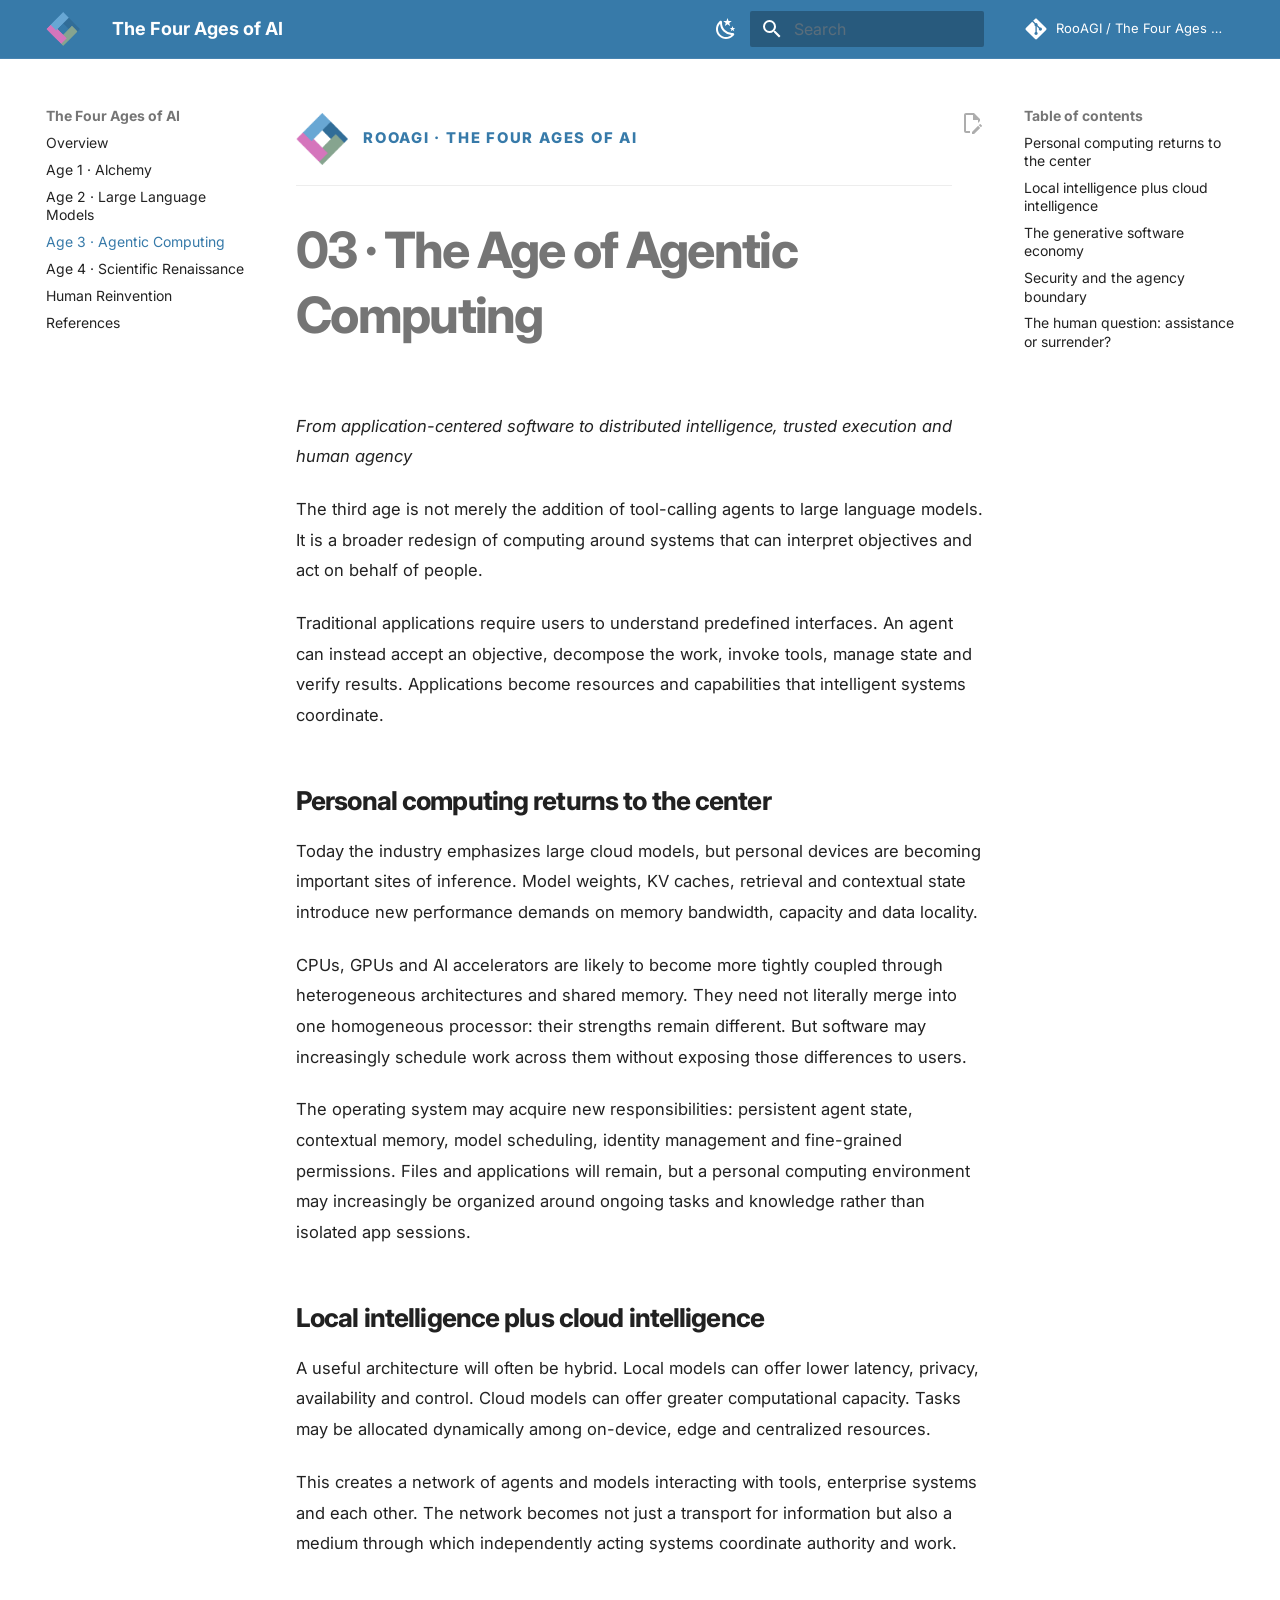
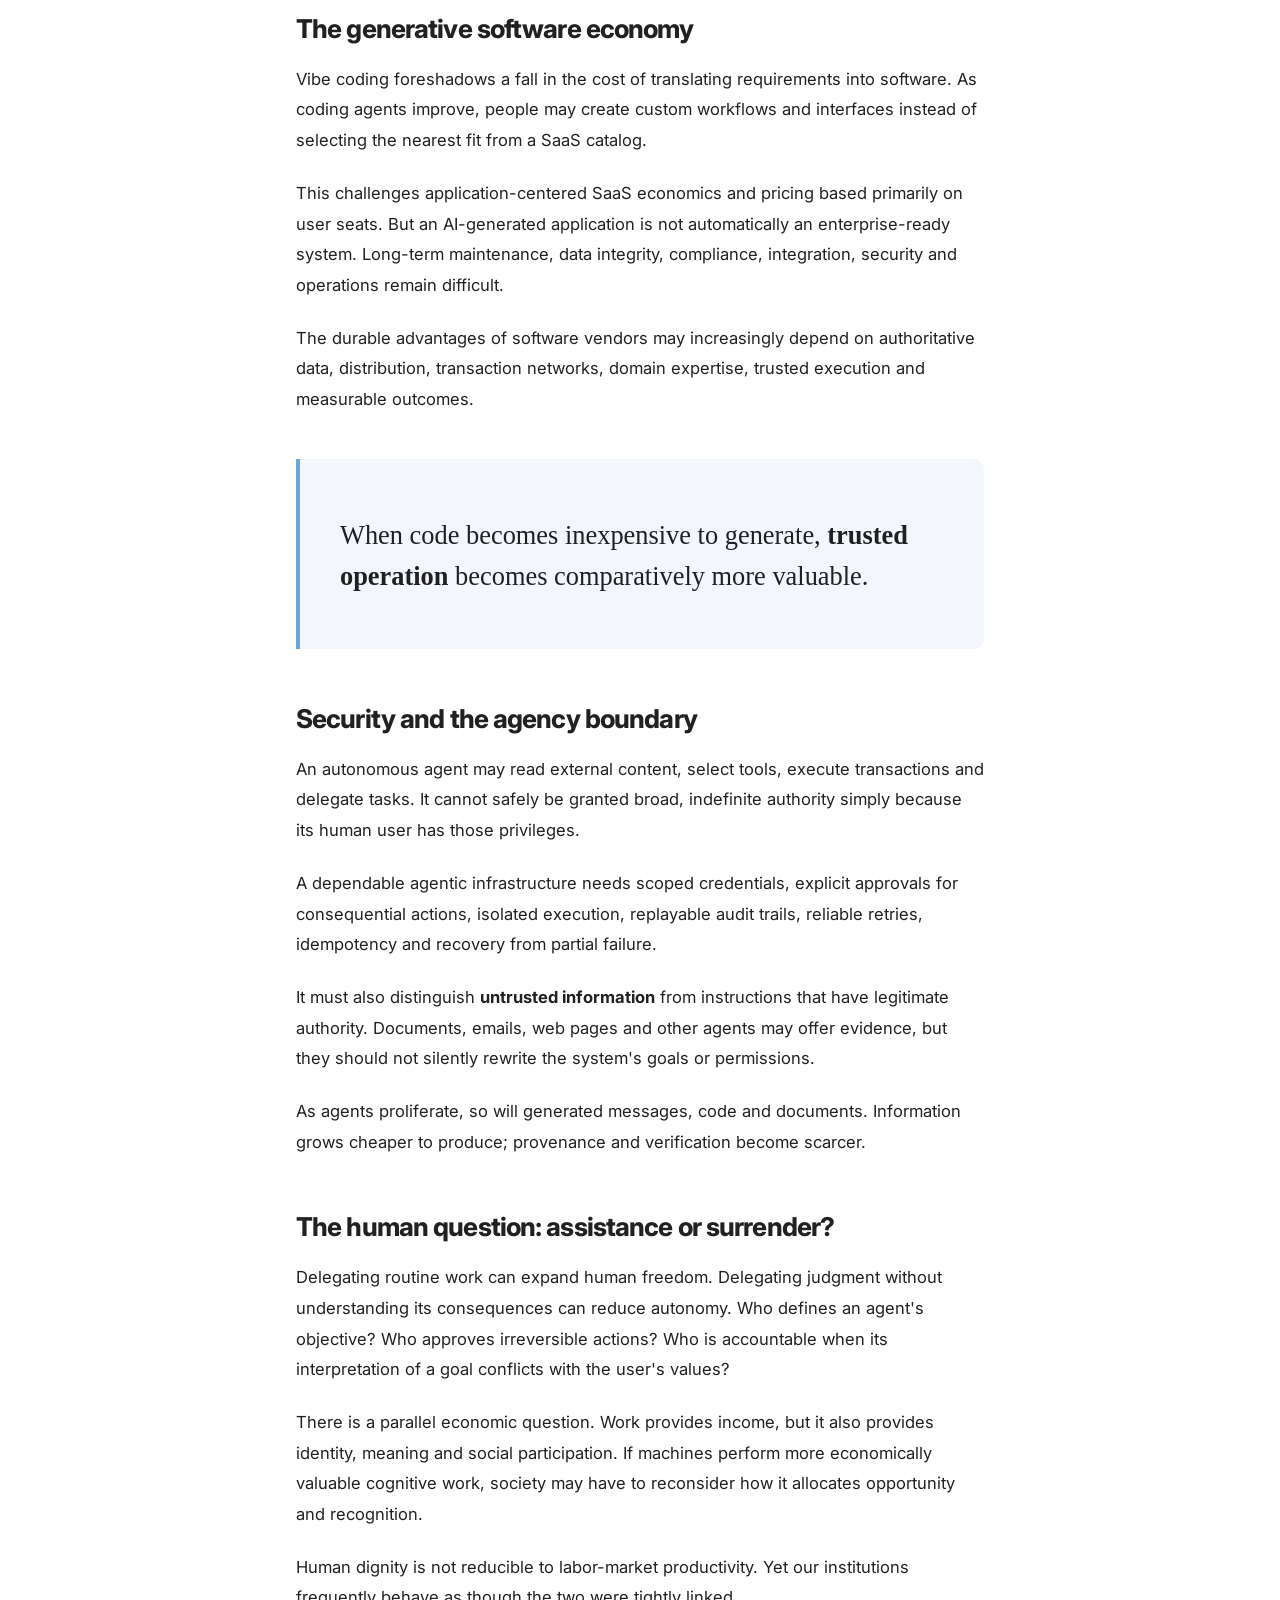
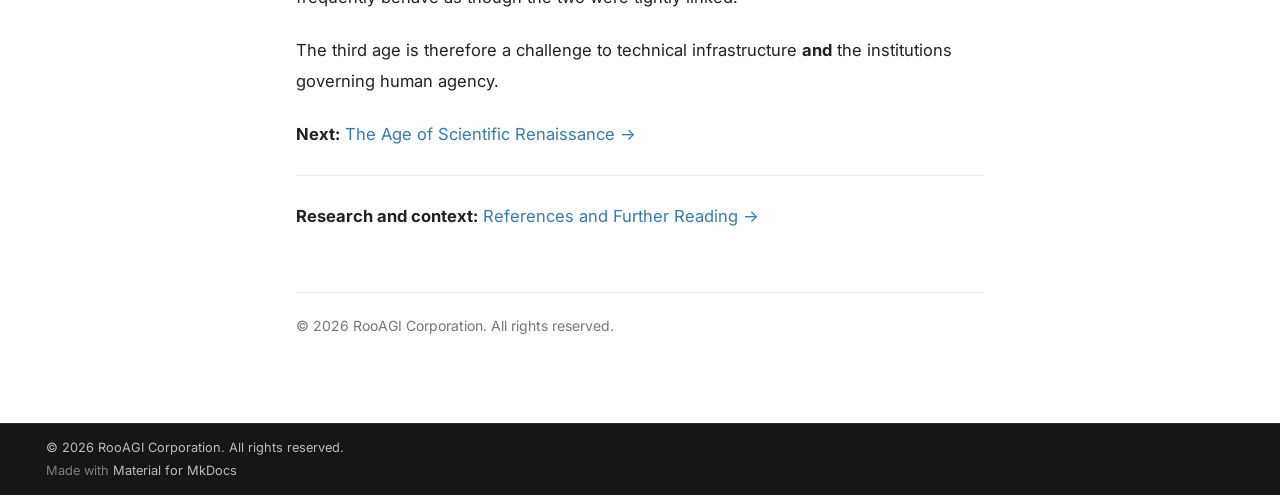
<file: age-3-agentic-computing/index.html>
<!doctype html>
<html lang="en" class="no-js">
  <head>
    
      <meta charset="utf-8">
      <meta name="viewport" content="width=device-width,initial-scale=1">
      
        <meta name="description" content="From Machine Intelligence to Human Reinvention">
      
      
      
        <link rel="canonical" href="https://rooagi.github.io/The-Four-Ages-of-AI-From-Machine-Intelligence-to-Human-Reinvention/age-3-agentic-computing/">
      
      
        <link rel="prev" href="../age-2-llms/">
      
      
        <link rel="next" href="../age-4-scientific-renaissance/">
      
      
        
      
      
      <link rel="icon" href="../assets/rooagi-logo.png">
      <meta name="generator" content="mkdocs-1.6.1, mkdocs-material-9.7.7">
    
    
      
        <title>Age 3 · Agentic Computing - The Four Ages of AI</title>
      
    
    
      <link rel="stylesheet" href="../assets/stylesheets/main.ec1eaa64.min.css">
      
        
        <link rel="stylesheet" href="../assets/stylesheets/palette.ab4e12ef.min.css">
      
      


    
    
      
    
    
      
        
        
        <link rel="preconnect" href="https://fonts.gstatic.com" crossorigin>
        <link rel="stylesheet" href="https://fonts.googleapis.com/css?family=Inter:300,300i,400,400i,700,700i%7CRoboto+Mono:400,400i,700,700i&display=fallback">
        <style>:root{--md-text-font:"Inter";--md-code-font:"Roboto Mono"}</style>
      
    
    
      <link rel="stylesheet" href="../stylesheets/extra.css">
    
    <script>__md_scope=new URL("..",location),__md_hash=e=>[...e].reduce(((e,_)=>(e<<5)-e+_.charCodeAt(0)),0),__md_get=(e,_=localStorage,t=__md_scope)=>JSON.parse(_.getItem(t.pathname+"."+e)),__md_set=(e,_,t=localStorage,a=__md_scope)=>{try{t.setItem(a.pathname+"."+e,JSON.stringify(_))}catch(e){}}</script>
    
      

    
    
  </head>
  
  
    
    
      
    
    
    
    
    <body dir="ltr" data-md-color-scheme="default" data-md-color-primary="custom" data-md-color-accent="custom">
  
    
    <input class="md-toggle" data-md-toggle="drawer" type="checkbox" id="__drawer" autocomplete="off">
    <input class="md-toggle" data-md-toggle="search" type="checkbox" id="__search" autocomplete="off">
    <label class="md-overlay" for="__drawer"></label>
    <div data-md-component="skip">
      
        
        <a href="#03-the-age-of-agentic-computing" class="md-skip">
          Skip to content
        </a>
      
    </div>
    <div data-md-component="announce">
      
    </div>
    
    
      

  

<header class="md-header md-header--shadow" data-md-component="header">
  <nav class="md-header__inner md-grid" aria-label="Header">
    <a href=".." title="The Four Ages of AI" class="md-header__button md-logo" aria-label="The Four Ages of AI" data-md-component="logo">
      
  <img src="../assets/rooagi-logo.png" alt="logo">

    </a>
    <label class="md-header__button md-icon" for="__drawer">
      
      <svg xmlns="http://www.w3.org/2000/svg" viewBox="0 0 24 24"><path d="M3 6h18v2H3zm0 5h18v2H3zm0 5h18v2H3z"/></svg>
    </label>
    <div class="md-header__title" data-md-component="header-title">
      <div class="md-header__ellipsis">
        <div class="md-header__topic">
          <span class="md-ellipsis">
            The Four Ages of AI
          </span>
        </div>
        <div class="md-header__topic" data-md-component="header-topic">
          <span class="md-ellipsis">
            
              Age 3 · Agentic Computing
            
          </span>
        </div>
      </div>
    </div>
    
      
        <form class="md-header__option" data-md-component="palette">
  
    
    
    
    <input class="md-option" data-md-color-media="(prefers-color-scheme: light)" data-md-color-scheme="default" data-md-color-primary="custom" data-md-color-accent="custom"  aria-label="Switch to dark mode"  type="radio" name="__palette" id="__palette_0">
    
      <label class="md-header__button md-icon" title="Switch to dark mode" for="__palette_1" hidden>
        <svg xmlns="http://www.w3.org/2000/svg" viewBox="0 0 24 24"><path d="m17.75 4.09-2.53 1.94.91 3.06-2.63-1.81-2.63 1.81.91-3.06-2.53-1.94L12.44 4l1.06-3 1.06 3zm3.5 6.91-1.64 1.25.59 1.98-1.7-1.17-1.7 1.17.59-1.98L15.75 11l2.06-.05L18.5 9l.69 1.95zm-2.28 4.95c.83-.08 1.72 1.1 1.19 1.85-.32.45-.66.87-1.08 1.27C15.17 23 8.84 23 4.94 19.07c-3.91-3.9-3.91-10.24 0-14.14.4-.4.82-.76 1.27-1.08.75-.53 1.93.36 1.85 1.19-.27 2.86.69 5.83 2.89 8.02a9.96 9.96 0 0 0 8.02 2.89m-1.64 2.02a12.08 12.08 0 0 1-7.8-3.47c-2.17-2.19-3.33-5-3.49-7.82-2.81 3.14-2.7 7.96.31 10.98 3.02 3.01 7.84 3.12 10.98.31"/></svg>
      </label>
    
  
    
    
    
    <input class="md-option" data-md-color-media="(prefers-color-scheme: dark)" data-md-color-scheme="slate" data-md-color-primary="custom" data-md-color-accent="custom"  aria-label="Switch to light mode"  type="radio" name="__palette" id="__palette_1">
    
      <label class="md-header__button md-icon" title="Switch to light mode" for="__palette_0" hidden>
        <svg xmlns="http://www.w3.org/2000/svg" viewBox="0 0 24 24"><path d="M12 7a5 5 0 0 1 5 5 5 5 0 0 1-5 5 5 5 0 0 1-5-5 5 5 0 0 1 5-5m0 2a3 3 0 0 0-3 3 3 3 0 0 0 3 3 3 3 0 0 0 3-3 3 3 0 0 0-3-3m0-7 2.39 3.42C13.65 5.15 12.84 5 12 5s-1.65.15-2.39.42zM3.34 7l4.16-.35A7.2 7.2 0 0 0 5.94 8.5c-.44.74-.69 1.5-.83 2.29zm.02 10 1.76-3.77a7.131 7.131 0 0 0 2.38 4.14zM20.65 7l-1.77 3.79a7.02 7.02 0 0 0-2.38-4.15zm-.01 10-4.14.36c.59-.51 1.12-1.14 1.54-1.86.42-.73.69-1.5.83-2.29zM12 22l-2.41-3.44c.74.27 1.55.44 2.41.44.82 0 1.63-.17 2.37-.44z"/></svg>
      </label>
    
  
</form>
      
    
    
      <script>var palette=__md_get("__palette");if(palette&&palette.color){if("(prefers-color-scheme)"===palette.color.media){var media=matchMedia("(prefers-color-scheme: light)"),input=document.querySelector(media.matches?"[data-md-color-media='(prefers-color-scheme: light)']":"[data-md-color-media='(prefers-color-scheme: dark)']");palette.color.media=input.getAttribute("data-md-color-media"),palette.color.scheme=input.getAttribute("data-md-color-scheme"),palette.color.primary=input.getAttribute("data-md-color-primary"),palette.color.accent=input.getAttribute("data-md-color-accent")}for(var[key,value]of Object.entries(palette.color))document.body.setAttribute("data-md-color-"+key,value)}</script>
    
    
    
      
      
        <label class="md-header__button md-icon" for="__search">
          
          <svg xmlns="http://www.w3.org/2000/svg" viewBox="0 0 24 24"><path d="M9.5 3A6.5 6.5 0 0 1 16 9.5c0 1.61-.59 3.09-1.56 4.23l.27.27h.79l5 5-1.5 1.5-5-5v-.79l-.27-.27A6.52 6.52 0 0 1 9.5 16 6.5 6.5 0 0 1 3 9.5 6.5 6.5 0 0 1 9.5 3m0 2C7 5 5 7 5 9.5S7 14 9.5 14 14 12 14 9.5 12 5 9.5 5"/></svg>
        </label>
        <div class="md-search" data-md-component="search" role="dialog">
  <label class="md-search__overlay" for="__search"></label>
  <div class="md-search__inner" role="search">
    <form class="md-search__form" name="search">
      <input type="text" class="md-search__input" name="query" aria-label="Search" placeholder="Search" autocapitalize="off" autocorrect="off" autocomplete="off" spellcheck="false" data-md-component="search-query" required>
      <label class="md-search__icon md-icon" for="__search">
        
        <svg xmlns="http://www.w3.org/2000/svg" viewBox="0 0 24 24"><path d="M9.5 3A6.5 6.5 0 0 1 16 9.5c0 1.61-.59 3.09-1.56 4.23l.27.27h.79l5 5-1.5 1.5-5-5v-.79l-.27-.27A6.52 6.52 0 0 1 9.5 16 6.5 6.5 0 0 1 3 9.5 6.5 6.5 0 0 1 9.5 3m0 2C7 5 5 7 5 9.5S7 14 9.5 14 14 12 14 9.5 12 5 9.5 5"/></svg>
        
        <svg xmlns="http://www.w3.org/2000/svg" viewBox="0 0 24 24"><path d="M20 11v2H8l5.5 5.5-1.42 1.42L4.16 12l7.92-7.92L13.5 5.5 8 11z"/></svg>
      </label>
      <nav class="md-search__options" aria-label="Search">
        
        <button type="reset" class="md-search__icon md-icon" title="Clear" aria-label="Clear" tabindex="-1">
          
          <svg xmlns="http://www.w3.org/2000/svg" viewBox="0 0 24 24"><path d="M19 6.41 17.59 5 12 10.59 6.41 5 5 6.41 10.59 12 5 17.59 6.41 19 12 13.41 17.59 19 19 17.59 13.41 12z"/></svg>
        </button>
      </nav>
      
        <div class="md-search__suggest" data-md-component="search-suggest"></div>
      
    </form>
    <div class="md-search__output">
      <div class="md-search__scrollwrap" tabindex="0" data-md-scrollfix>
        <div class="md-search-result" data-md-component="search-result">
          <div class="md-search-result__meta">
            Initializing search
          </div>
          <ol class="md-search-result__list" role="presentation"></ol>
        </div>
      </div>
    </div>
  </div>
</div>
      
    
    
      <div class="md-header__source">
        <a href="https://github.com/RooAGI/The-Four-Ages-of-AI-From-Machine-Intelligence-to-Human-Reinvention" title="Go to repository" class="md-source" data-md-component="source">
  <div class="md-source__icon md-icon">
    
    <svg xmlns="http://www.w3.org/2000/svg" viewBox="0 0 448 512"><!--! Font Awesome Free 7.1.0 by @fontawesome - https://fontawesome.com License - https://fontawesome.com/license/free (Icons: CC BY 4.0, Fonts: SIL OFL 1.1, Code: MIT License) Copyright 2025 Fonticons, Inc.--><path d="M439.6 236.1 244 40.5c-5.4-5.5-12.8-8.5-20.4-8.5s-15 3-20.4 8.4L162.5 81l51.5 51.5c27.1-9.1 52.7 16.8 43.4 43.7l49.7 49.7c34.2-11.8 61.2 31 35.5 56.7-26.5 26.5-70.2-2.9-56-37.3L240.3 199v121.9c25.3 12.5 22.3 41.8 9.1 55-6.4 6.4-15.2 10.1-24.3 10.1s-17.8-3.6-24.3-10.1c-17.6-17.6-11.1-46.9 11.2-56v-123c-20.8-8.5-24.6-30.7-18.6-45L142.6 101 8.5 235.1C3 240.6 0 247.9 0 255.5s3 15 8.5 20.4l195.6 195.7c5.4 5.4 12.7 8.4 20.4 8.4s15-3 20.4-8.4l194.7-194.7c5.4-5.4 8.4-12.8 8.4-20.4s-3-15-8.4-20.4"/></svg>
  </div>
  <div class="md-source__repository">
    RooAGI / The Four Ages of AI
  </div>
</a>
      </div>
    
  </nav>
  
</header>
    
    <div class="md-container" data-md-component="container">
      
      
        
          
        
      
      <main class="md-main" data-md-component="main">
        <div class="md-main__inner md-grid">
          
            
              
              <div class="md-sidebar md-sidebar--primary" data-md-component="sidebar" data-md-type="navigation" >
                <div class="md-sidebar__scrollwrap">
                  <div class="md-sidebar__inner">
                    



<nav class="md-nav md-nav--primary" aria-label="Navigation" data-md-level="0">
  <label class="md-nav__title" for="__drawer">
    <a href=".." title="The Four Ages of AI" class="md-nav__button md-logo" aria-label="The Four Ages of AI" data-md-component="logo">
      
  <img src="../assets/rooagi-logo.png" alt="logo">

    </a>
    The Four Ages of AI
  </label>
  
    <div class="md-nav__source">
      <a href="https://github.com/RooAGI/The-Four-Ages-of-AI-From-Machine-Intelligence-to-Human-Reinvention" title="Go to repository" class="md-source" data-md-component="source">
  <div class="md-source__icon md-icon">
    
    <svg xmlns="http://www.w3.org/2000/svg" viewBox="0 0 448 512"><!--! Font Awesome Free 7.1.0 by @fontawesome - https://fontawesome.com License - https://fontawesome.com/license/free (Icons: CC BY 4.0, Fonts: SIL OFL 1.1, Code: MIT License) Copyright 2025 Fonticons, Inc.--><path d="M439.6 236.1 244 40.5c-5.4-5.5-12.8-8.5-20.4-8.5s-15 3-20.4 8.4L162.5 81l51.5 51.5c27.1-9.1 52.7 16.8 43.4 43.7l49.7 49.7c34.2-11.8 61.2 31 35.5 56.7-26.5 26.5-70.2-2.9-56-37.3L240.3 199v121.9c25.3 12.5 22.3 41.8 9.1 55-6.4 6.4-15.2 10.1-24.3 10.1s-17.8-3.6-24.3-10.1c-17.6-17.6-11.1-46.9 11.2-56v-123c-20.8-8.5-24.6-30.7-18.6-45L142.6 101 8.5 235.1C3 240.6 0 247.9 0 255.5s3 15 8.5 20.4l195.6 195.7c5.4 5.4 12.7 8.4 20.4 8.4s15-3 20.4-8.4l194.7-194.7c5.4-5.4 8.4-12.8 8.4-20.4s-3-15-8.4-20.4"/></svg>
  </div>
  <div class="md-source__repository">
    RooAGI / The Four Ages of AI
  </div>
</a>
    </div>
  
  <ul class="md-nav__list" data-md-scrollfix>
    
      
      
  
  
  
  
    <li class="md-nav__item">
      <a href=".." class="md-nav__link">
        
  
  
  <span class="md-ellipsis">
    
  
    Overview
  

    
  </span>
  
  

      </a>
    </li>
  

    
      
      
  
  
  
  
    <li class="md-nav__item">
      <a href="../age-1-alchemy/" class="md-nav__link">
        
  
  
  <span class="md-ellipsis">
    
  
    Age 1 · Alchemy
  

    
  </span>
  
  

      </a>
    </li>
  

    
      
      
  
  
  
  
    <li class="md-nav__item">
      <a href="../age-2-llms/" class="md-nav__link">
        
  
  
  <span class="md-ellipsis">
    
  
    Age 2 · Large Language Models
  

    
  </span>
  
  

      </a>
    </li>
  

    
      
      
  
  
    
  
  
  
    <li class="md-nav__item md-nav__item--active">
      
      <input class="md-nav__toggle md-toggle" type="checkbox" id="__toc">
      
      
        
      
      
        <label class="md-nav__link md-nav__link--active" for="__toc">
          
  
  
  <span class="md-ellipsis">
    
  
    Age 3 · Agentic Computing
  

    
  </span>
  
  

          <span class="md-nav__icon md-icon"></span>
        </label>
      
      <a href="./" class="md-nav__link md-nav__link--active">
        
  
  
  <span class="md-ellipsis">
    
  
    Age 3 · Agentic Computing
  

    
  </span>
  
  

      </a>
      
        

<nav class="md-nav md-nav--secondary" aria-label="Table of contents">
  
  
  
    
  
  
    <label class="md-nav__title" for="__toc">
      <span class="md-nav__icon md-icon"></span>
      Table of contents
    </label>
    <ul class="md-nav__list" data-md-component="toc" data-md-scrollfix>
      
        <li class="md-nav__item">
  <a href="#personal-computing-returns-to-the-center" class="md-nav__link">
    <span class="md-ellipsis">
      
        Personal computing returns to the center
      
    </span>
  </a>
  
</li>
      
        <li class="md-nav__item">
  <a href="#local-intelligence-plus-cloud-intelligence" class="md-nav__link">
    <span class="md-ellipsis">
      
        Local intelligence plus cloud intelligence
      
    </span>
  </a>
  
</li>
      
        <li class="md-nav__item">
  <a href="#the-generative-software-economy" class="md-nav__link">
    <span class="md-ellipsis">
      
        The generative software economy
      
    </span>
  </a>
  
</li>
      
        <li class="md-nav__item">
  <a href="#security-and-the-agency-boundary" class="md-nav__link">
    <span class="md-ellipsis">
      
        Security and the agency boundary
      
    </span>
  </a>
  
</li>
      
        <li class="md-nav__item">
  <a href="#the-human-question-assistance-or-surrender" class="md-nav__link">
    <span class="md-ellipsis">
      
        The human question: assistance or surrender?
      
    </span>
  </a>
  
</li>
      
    </ul>
  
</nav>
      
    </li>
  

    
      
      
  
  
  
  
    <li class="md-nav__item">
      <a href="../age-4-scientific-renaissance/" class="md-nav__link">
        
  
  
  <span class="md-ellipsis">
    
  
    Age 4 · Scientific Renaissance
  

    
  </span>
  
  

      </a>
    </li>
  

    
      
      
  
  
  
  
    <li class="md-nav__item">
      <a href="../human-reinvention/" class="md-nav__link">
        
  
  
  <span class="md-ellipsis">
    
  
    Human Reinvention
  

    
  </span>
  
  

      </a>
    </li>
  

    
      
      
  
  
  
  
    <li class="md-nav__item">
      <a href="../references/" class="md-nav__link">
        
  
  
  <span class="md-ellipsis">
    
  
    References
  

    
  </span>
  
  

      </a>
    </li>
  

    
  </ul>
</nav>
                  </div>
                </div>
              </div>
            
            
              
              <div class="md-sidebar md-sidebar--secondary" data-md-component="sidebar" data-md-type="toc" >
                <div class="md-sidebar__scrollwrap">
                  <div class="md-sidebar__inner">
                    

<nav class="md-nav md-nav--secondary" aria-label="Table of contents">
  
  
  
    
  
  
    <label class="md-nav__title" for="__toc">
      <span class="md-nav__icon md-icon"></span>
      Table of contents
    </label>
    <ul class="md-nav__list" data-md-component="toc" data-md-scrollfix>
      
        <li class="md-nav__item">
  <a href="#personal-computing-returns-to-the-center" class="md-nav__link">
    <span class="md-ellipsis">
      
        Personal computing returns to the center
      
    </span>
  </a>
  
</li>
      
        <li class="md-nav__item">
  <a href="#local-intelligence-plus-cloud-intelligence" class="md-nav__link">
    <span class="md-ellipsis">
      
        Local intelligence plus cloud intelligence
      
    </span>
  </a>
  
</li>
      
        <li class="md-nav__item">
  <a href="#the-generative-software-economy" class="md-nav__link">
    <span class="md-ellipsis">
      
        The generative software economy
      
    </span>
  </a>
  
</li>
      
        <li class="md-nav__item">
  <a href="#security-and-the-agency-boundary" class="md-nav__link">
    <span class="md-ellipsis">
      
        Security and the agency boundary
      
    </span>
  </a>
  
</li>
      
        <li class="md-nav__item">
  <a href="#the-human-question-assistance-or-surrender" class="md-nav__link">
    <span class="md-ellipsis">
      
        The human question: assistance or surrender?
      
    </span>
  </a>
  
</li>
      
    </ul>
  
</nav>
                  </div>
                </div>
              </div>
            
          
          
            <div class="md-content" data-md-component="content">
              
              <article class="md-content__inner md-typeset">
                
                  


  
    <a href="https://github.com/RooAGI/The-Four-Ages-of-AI-From-Machine-Intelligence-to-Human-Reinvention/edit/main/docs/age-3-agentic-computing.md" title="Edit this page" class="md-content__button md-icon" rel="edit">
      
      <svg xmlns="http://www.w3.org/2000/svg" viewBox="0 0 24 24"><path d="M10 20H6V4h7v5h5v3.1l2-2V8l-6-6H6c-1.1 0-2 .9-2 2v16c0 1.1.9 2 2 2h4zm10.2-7c.1 0 .3.1.4.2l1.3 1.3c.2.2.2.6 0 .8l-1 1-2.1-2.1 1-1c.1-.1.2-.2.4-.2m0 3.9L14.1 23H12v-2.1l6.1-6.1z"/></svg>
    </a>
  
  


<div class="article-brand"><img src="https://rooagi.github.io/The-Four-Ages-of-AI-From-Machine-Intelligence-to-Human-Reinvention/assets/rooagi-logo.png" alt="RooAGI logo" width="52"><span>ROOAGI · THE FOUR AGES OF AI</span></div>

<h1 id="03-the-age-of-agentic-computing">03 · The Age of Agentic Computing<a class="headerlink" href="#03-the-age-of-agentic-computing" title="Permanent link">&para;</a></h1>
<p><em>From application-centered software to distributed intelligence, trusted execution and human agency</em></p>
<p>The third age is not merely the addition of tool-calling agents to large language models. It is a broader redesign of computing around systems that can interpret objectives and act on behalf of people.</p>
<p>Traditional applications require users to understand predefined interfaces. An agent can instead accept an objective, decompose the work, invoke tools, manage state and verify results. Applications become resources and capabilities that intelligent systems coordinate.</p>
<h2 id="personal-computing-returns-to-the-center">Personal computing returns to the center<a class="headerlink" href="#personal-computing-returns-to-the-center" title="Permanent link">&para;</a></h2>
<p>Today the industry emphasizes large cloud models, but personal devices are becoming important sites of inference. Model weights, KV caches, retrieval and contextual state introduce new performance demands on memory bandwidth, capacity and data locality.</p>
<p>CPUs, GPUs and AI accelerators are likely to become more tightly coupled through heterogeneous architectures and shared memory. They need not literally merge into one homogeneous processor: their strengths remain different. But software may increasingly schedule work across them without exposing those differences to users.</p>
<p>The operating system may acquire new responsibilities: persistent agent state, contextual memory, model scheduling, identity management and fine-grained permissions. Files and applications will remain, but a personal computing environment may increasingly be organized around ongoing tasks and knowledge rather than isolated app sessions.</p>
<h2 id="local-intelligence-plus-cloud-intelligence">Local intelligence plus cloud intelligence<a class="headerlink" href="#local-intelligence-plus-cloud-intelligence" title="Permanent link">&para;</a></h2>
<p>A useful architecture will often be hybrid. Local models can offer lower latency, privacy, availability and control. Cloud models can offer greater computational capacity. Tasks may be allocated dynamically among on-device, edge and centralized resources.</p>
<p>This creates a network of agents and models interacting with tools, enterprise systems and each other. The network becomes not just a transport for information but also a medium through which independently acting systems coordinate authority and work.</p>
<h2 id="the-generative-software-economy">The generative software economy<a class="headerlink" href="#the-generative-software-economy" title="Permanent link">&para;</a></h2>
<p>Vibe coding foreshadows a fall in the cost of translating requirements into software. As coding agents improve, people may create custom workflows and interfaces instead of selecting the nearest fit from a SaaS catalog.</p>
<p>This challenges application-centered SaaS economics and pricing based primarily on user seats. But an AI-generated application is not automatically an enterprise-ready system. Long-term maintenance, data integrity, compliance, integration, security and operations remain difficult.</p>
<p>The durable advantages of software vendors may increasingly depend on authoritative data, distribution, transaction networks, domain expertise, trusted execution and measurable outcomes.</p>
<div class="pull-quote">
<p>When code becomes inexpensive to generate, <strong>trusted operation</strong> becomes comparatively more valuable.</p>
</div>
<h2 id="security-and-the-agency-boundary">Security and the agency boundary<a class="headerlink" href="#security-and-the-agency-boundary" title="Permanent link">&para;</a></h2>
<p>An autonomous agent may read external content, select tools, execute transactions and delegate tasks. It cannot safely be granted broad, indefinite authority simply because its human user has those privileges.</p>
<p>A dependable agentic infrastructure needs scoped credentials, explicit approvals for consequential actions, isolated execution, replayable audit trails, reliable retries, idempotency and recovery from partial failure.</p>
<p>It must also distinguish <strong>untrusted information</strong> from instructions that have legitimate authority. Documents, emails, web pages and other agents may offer evidence, but they should not silently rewrite the system's goals or permissions.</p>
<p>As agents proliferate, so will generated messages, code and documents. Information grows cheaper to produce; provenance and verification become scarcer.</p>
<h2 id="the-human-question-assistance-or-surrender">The human question: assistance or surrender?<a class="headerlink" href="#the-human-question-assistance-or-surrender" title="Permanent link">&para;</a></h2>
<p>Delegating routine work can expand human freedom. Delegating judgment without understanding its consequences can reduce autonomy. Who defines an agent's objective? Who approves irreversible actions? Who is accountable when its interpretation of a goal conflicts with the user's values?</p>
<p>There is a parallel economic question. Work provides income, but it also provides identity, meaning and social participation. If machines perform more economically valuable cognitive work, society may have to reconsider how it allocates opportunity and recognition.</p>
<p>Human dignity is not reducible to labor-market productivity. Yet our institutions frequently behave as though the two were tightly linked.</p>
<p>The third age is therefore a challenge to technical infrastructure <strong>and</strong> the institutions governing human agency.</p>
<p><strong>Next:</strong> <a href="../age-4-scientific-renaissance/">The Age of Scientific Renaissance →</a></p>
<hr />
<p><strong>Research and context:</strong> <a href="../references/">References and Further Reading →</a></p>
<div class="article-copyright">© 2026 RooAGI Corporation. All rights reserved.</div>












                
              </article>
            </div>
          
          
<script>var target=document.getElementById(location.hash.slice(1));target&&target.name&&(target.checked=target.name.startsWith("__tabbed_"))</script>
        </div>
        
          <button type="button" class="md-top md-icon" data-md-component="top" hidden>
  
  <svg xmlns="http://www.w3.org/2000/svg" viewBox="0 0 24 24"><path d="M13 20h-2V8l-5.5 5.5-1.42-1.42L12 4.16l7.92 7.92-1.42 1.42L13 8z"/></svg>
  Back to top
</button>
        
      </main>
      
        <footer class="md-footer">
  
  <div class="md-footer-meta md-typeset">
    <div class="md-footer-meta__inner md-grid">
      <div class="md-copyright">
  
    <div class="md-copyright__highlight">
      © 2026 RooAGI Corporation. All rights reserved.
    </div>
  
  
    Made with
    <a href="https://squidfunk.github.io/mkdocs-material/" target="_blank" rel="noopener">
      Material for MkDocs
    </a>
  
</div>
      
    </div>
  </div>
</footer>
      
    </div>
    <div class="md-dialog" data-md-component="dialog">
      <div class="md-dialog__inner md-typeset"></div>
    </div>
    
    
    
      
      
      <script id="__config" type="application/json">{"annotate": null, "base": "..", "features": ["navigation.instant", "navigation.sections", "navigation.top", "search.highlight", "search.suggest", "content.action.edit"], "search": "../assets/javascripts/workers/search.2c215733.min.js", "tags": null, "translations": {"clipboard.copied": "Copied to clipboard", "clipboard.copy": "Copy to clipboard", "search.result.more.one": "1 more on this page", "search.result.more.other": "# more on this page", "search.result.none": "No matching documents", "search.result.one": "1 matching document", "search.result.other": "# matching documents", "search.result.placeholder": "Type to start searching", "search.result.term.missing": "Missing", "select.version": "Select version"}, "version": null}</script>
    
    
      <script src="../assets/javascripts/bundle.d7400e89.min.js"></script>
      
    
  </body>
</html>
</file>
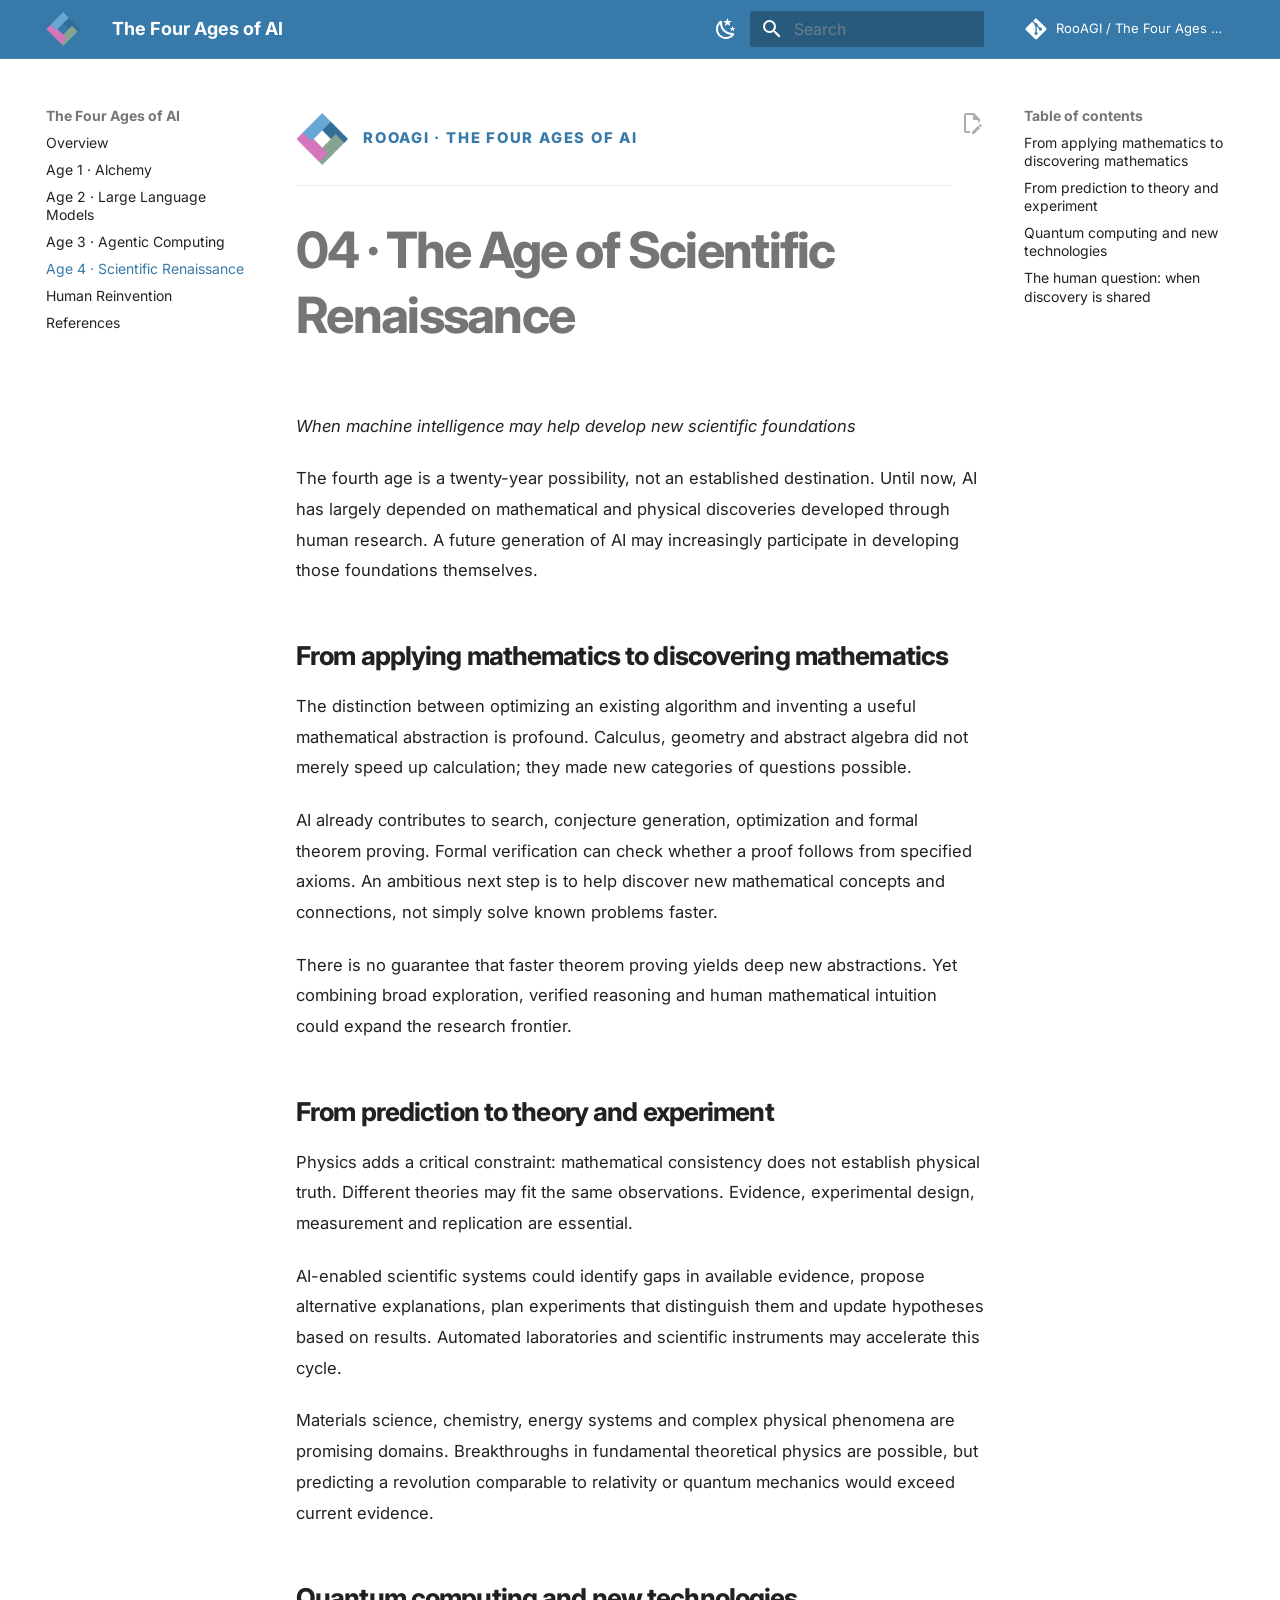
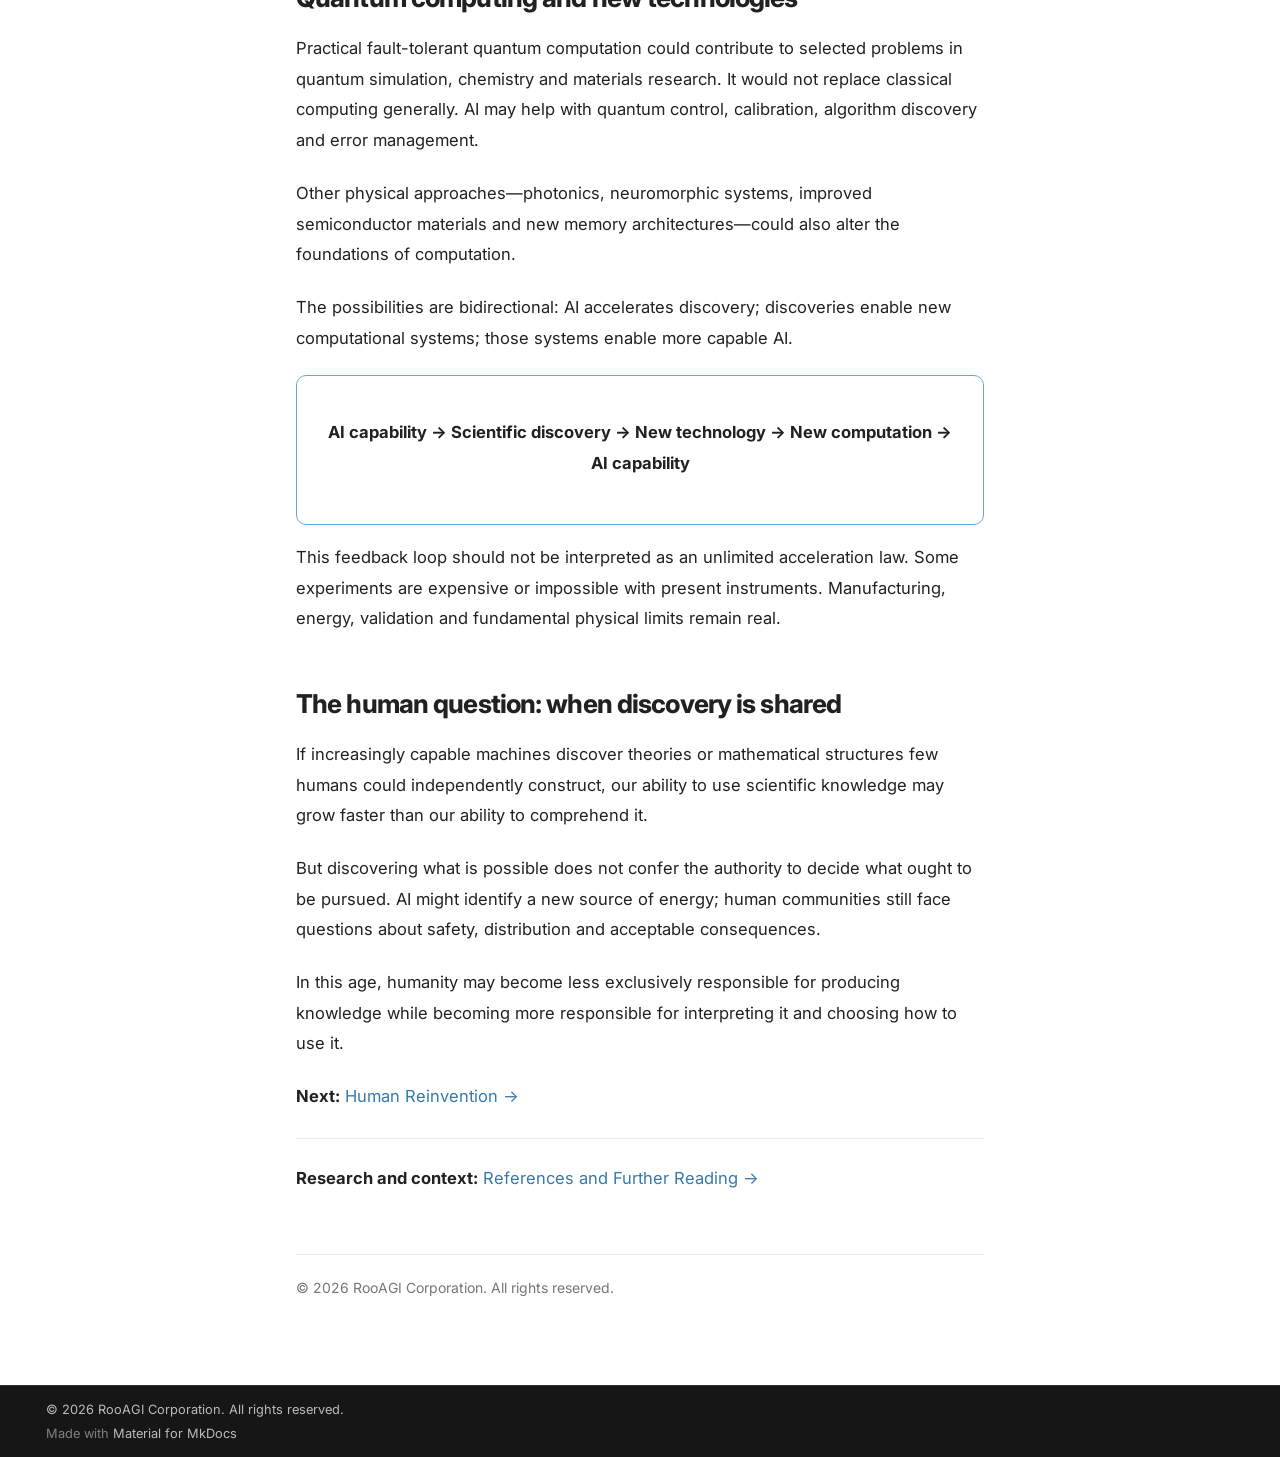
<file: age-4-scientific-renaissance/index.html>
<!doctype html>
<html lang="en" class="no-js">
  <head>
    
      <meta charset="utf-8">
      <meta name="viewport" content="width=device-width,initial-scale=1">
      
        <meta name="description" content="From Machine Intelligence to Human Reinvention">
      
      
      
        <link rel="canonical" href="https://rooagi.github.io/The-Four-Ages-of-AI-From-Machine-Intelligence-to-Human-Reinvention/age-4-scientific-renaissance/">
      
      
        <link rel="prev" href="../age-3-agentic-computing/">
      
      
        <link rel="next" href="../human-reinvention/">
      
      
        
      
      
      <link rel="icon" href="../assets/rooagi-logo.png">
      <meta name="generator" content="mkdocs-1.6.1, mkdocs-material-9.7.7">
    
    
      
        <title>Age 4 · Scientific Renaissance - The Four Ages of AI</title>
      
    
    
      <link rel="stylesheet" href="../assets/stylesheets/main.ec1eaa64.min.css">
      
        
        <link rel="stylesheet" href="../assets/stylesheets/palette.ab4e12ef.min.css">
      
      


    
    
      
    
    
      
        
        
        <link rel="preconnect" href="https://fonts.gstatic.com" crossorigin>
        <link rel="stylesheet" href="https://fonts.googleapis.com/css?family=Inter:300,300i,400,400i,700,700i%7CRoboto+Mono:400,400i,700,700i&display=fallback">
        <style>:root{--md-text-font:"Inter";--md-code-font:"Roboto Mono"}</style>
      
    
    
      <link rel="stylesheet" href="../stylesheets/extra.css">
    
    <script>__md_scope=new URL("..",location),__md_hash=e=>[...e].reduce(((e,_)=>(e<<5)-e+_.charCodeAt(0)),0),__md_get=(e,_=localStorage,t=__md_scope)=>JSON.parse(_.getItem(t.pathname+"."+e)),__md_set=(e,_,t=localStorage,a=__md_scope)=>{try{t.setItem(a.pathname+"."+e,JSON.stringify(_))}catch(e){}}</script>
    
      

    
    
  </head>
  
  
    
    
      
    
    
    
    
    <body dir="ltr" data-md-color-scheme="default" data-md-color-primary="custom" data-md-color-accent="custom">
  
    
    <input class="md-toggle" data-md-toggle="drawer" type="checkbox" id="__drawer" autocomplete="off">
    <input class="md-toggle" data-md-toggle="search" type="checkbox" id="__search" autocomplete="off">
    <label class="md-overlay" for="__drawer"></label>
    <div data-md-component="skip">
      
        
        <a href="#04-the-age-of-scientific-renaissance" class="md-skip">
          Skip to content
        </a>
      
    </div>
    <div data-md-component="announce">
      
    </div>
    
    
      

  

<header class="md-header md-header--shadow" data-md-component="header">
  <nav class="md-header__inner md-grid" aria-label="Header">
    <a href=".." title="The Four Ages of AI" class="md-header__button md-logo" aria-label="The Four Ages of AI" data-md-component="logo">
      
  <img src="../assets/rooagi-logo.png" alt="logo">

    </a>
    <label class="md-header__button md-icon" for="__drawer">
      
      <svg xmlns="http://www.w3.org/2000/svg" viewBox="0 0 24 24"><path d="M3 6h18v2H3zm0 5h18v2H3zm0 5h18v2H3z"/></svg>
    </label>
    <div class="md-header__title" data-md-component="header-title">
      <div class="md-header__ellipsis">
        <div class="md-header__topic">
          <span class="md-ellipsis">
            The Four Ages of AI
          </span>
        </div>
        <div class="md-header__topic" data-md-component="header-topic">
          <span class="md-ellipsis">
            
              Age 4 · Scientific Renaissance
            
          </span>
        </div>
      </div>
    </div>
    
      
        <form class="md-header__option" data-md-component="palette">
  
    
    
    
    <input class="md-option" data-md-color-media="(prefers-color-scheme: light)" data-md-color-scheme="default" data-md-color-primary="custom" data-md-color-accent="custom"  aria-label="Switch to dark mode"  type="radio" name="__palette" id="__palette_0">
    
      <label class="md-header__button md-icon" title="Switch to dark mode" for="__palette_1" hidden>
        <svg xmlns="http://www.w3.org/2000/svg" viewBox="0 0 24 24"><path d="m17.75 4.09-2.53 1.94.91 3.06-2.63-1.81-2.63 1.81.91-3.06-2.53-1.94L12.44 4l1.06-3 1.06 3zm3.5 6.91-1.64 1.25.59 1.98-1.7-1.17-1.7 1.17.59-1.98L15.75 11l2.06-.05L18.5 9l.69 1.95zm-2.28 4.95c.83-.08 1.72 1.1 1.19 1.85-.32.45-.66.87-1.08 1.27C15.17 23 8.84 23 4.94 19.07c-3.91-3.9-3.91-10.24 0-14.14.4-.4.82-.76 1.27-1.08.75-.53 1.93.36 1.85 1.19-.27 2.86.69 5.83 2.89 8.02a9.96 9.96 0 0 0 8.02 2.89m-1.64 2.02a12.08 12.08 0 0 1-7.8-3.47c-2.17-2.19-3.33-5-3.49-7.82-2.81 3.14-2.7 7.96.31 10.98 3.02 3.01 7.84 3.12 10.98.31"/></svg>
      </label>
    
  
    
    
    
    <input class="md-option" data-md-color-media="(prefers-color-scheme: dark)" data-md-color-scheme="slate" data-md-color-primary="custom" data-md-color-accent="custom"  aria-label="Switch to light mode"  type="radio" name="__palette" id="__palette_1">
    
      <label class="md-header__button md-icon" title="Switch to light mode" for="__palette_0" hidden>
        <svg xmlns="http://www.w3.org/2000/svg" viewBox="0 0 24 24"><path d="M12 7a5 5 0 0 1 5 5 5 5 0 0 1-5 5 5 5 0 0 1-5-5 5 5 0 0 1 5-5m0 2a3 3 0 0 0-3 3 3 3 0 0 0 3 3 3 3 0 0 0 3-3 3 3 0 0 0-3-3m0-7 2.39 3.42C13.65 5.15 12.84 5 12 5s-1.65.15-2.39.42zM3.34 7l4.16-.35A7.2 7.2 0 0 0 5.94 8.5c-.44.74-.69 1.5-.83 2.29zm.02 10 1.76-3.77a7.131 7.131 0 0 0 2.38 4.14zM20.65 7l-1.77 3.79a7.02 7.02 0 0 0-2.38-4.15zm-.01 10-4.14.36c.59-.51 1.12-1.14 1.54-1.86.42-.73.69-1.5.83-2.29zM12 22l-2.41-3.44c.74.27 1.55.44 2.41.44.82 0 1.63-.17 2.37-.44z"/></svg>
      </label>
    
  
</form>
      
    
    
      <script>var palette=__md_get("__palette");if(palette&&palette.color){if("(prefers-color-scheme)"===palette.color.media){var media=matchMedia("(prefers-color-scheme: light)"),input=document.querySelector(media.matches?"[data-md-color-media='(prefers-color-scheme: light)']":"[data-md-color-media='(prefers-color-scheme: dark)']");palette.color.media=input.getAttribute("data-md-color-media"),palette.color.scheme=input.getAttribute("data-md-color-scheme"),palette.color.primary=input.getAttribute("data-md-color-primary"),palette.color.accent=input.getAttribute("data-md-color-accent")}for(var[key,value]of Object.entries(palette.color))document.body.setAttribute("data-md-color-"+key,value)}</script>
    
    
    
      
      
        <label class="md-header__button md-icon" for="__search">
          
          <svg xmlns="http://www.w3.org/2000/svg" viewBox="0 0 24 24"><path d="M9.5 3A6.5 6.5 0 0 1 16 9.5c0 1.61-.59 3.09-1.56 4.23l.27.27h.79l5 5-1.5 1.5-5-5v-.79l-.27-.27A6.52 6.52 0 0 1 9.5 16 6.5 6.5 0 0 1 3 9.5 6.5 6.5 0 0 1 9.5 3m0 2C7 5 5 7 5 9.5S7 14 9.5 14 14 12 14 9.5 12 5 9.5 5"/></svg>
        </label>
        <div class="md-search" data-md-component="search" role="dialog">
  <label class="md-search__overlay" for="__search"></label>
  <div class="md-search__inner" role="search">
    <form class="md-search__form" name="search">
      <input type="text" class="md-search__input" name="query" aria-label="Search" placeholder="Search" autocapitalize="off" autocorrect="off" autocomplete="off" spellcheck="false" data-md-component="search-query" required>
      <label class="md-search__icon md-icon" for="__search">
        
        <svg xmlns="http://www.w3.org/2000/svg" viewBox="0 0 24 24"><path d="M9.5 3A6.5 6.5 0 0 1 16 9.5c0 1.61-.59 3.09-1.56 4.23l.27.27h.79l5 5-1.5 1.5-5-5v-.79l-.27-.27A6.52 6.52 0 0 1 9.5 16 6.5 6.5 0 0 1 3 9.5 6.5 6.5 0 0 1 9.5 3m0 2C7 5 5 7 5 9.5S7 14 9.5 14 14 12 14 9.5 12 5 9.5 5"/></svg>
        
        <svg xmlns="http://www.w3.org/2000/svg" viewBox="0 0 24 24"><path d="M20 11v2H8l5.5 5.5-1.42 1.42L4.16 12l7.92-7.92L13.5 5.5 8 11z"/></svg>
      </label>
      <nav class="md-search__options" aria-label="Search">
        
        <button type="reset" class="md-search__icon md-icon" title="Clear" aria-label="Clear" tabindex="-1">
          
          <svg xmlns="http://www.w3.org/2000/svg" viewBox="0 0 24 24"><path d="M19 6.41 17.59 5 12 10.59 6.41 5 5 6.41 10.59 12 5 17.59 6.41 19 12 13.41 17.59 19 19 17.59 13.41 12z"/></svg>
        </button>
      </nav>
      
        <div class="md-search__suggest" data-md-component="search-suggest"></div>
      
    </form>
    <div class="md-search__output">
      <div class="md-search__scrollwrap" tabindex="0" data-md-scrollfix>
        <div class="md-search-result" data-md-component="search-result">
          <div class="md-search-result__meta">
            Initializing search
          </div>
          <ol class="md-search-result__list" role="presentation"></ol>
        </div>
      </div>
    </div>
  </div>
</div>
      
    
    
      <div class="md-header__source">
        <a href="https://github.com/RooAGI/The-Four-Ages-of-AI-From-Machine-Intelligence-to-Human-Reinvention" title="Go to repository" class="md-source" data-md-component="source">
  <div class="md-source__icon md-icon">
    
    <svg xmlns="http://www.w3.org/2000/svg" viewBox="0 0 448 512"><!--! Font Awesome Free 7.1.0 by @fontawesome - https://fontawesome.com License - https://fontawesome.com/license/free (Icons: CC BY 4.0, Fonts: SIL OFL 1.1, Code: MIT License) Copyright 2025 Fonticons, Inc.--><path d="M439.6 236.1 244 40.5c-5.4-5.5-12.8-8.5-20.4-8.5s-15 3-20.4 8.4L162.5 81l51.5 51.5c27.1-9.1 52.7 16.8 43.4 43.7l49.7 49.7c34.2-11.8 61.2 31 35.5 56.7-26.5 26.5-70.2-2.9-56-37.3L240.3 199v121.9c25.3 12.5 22.3 41.8 9.1 55-6.4 6.4-15.2 10.1-24.3 10.1s-17.8-3.6-24.3-10.1c-17.6-17.6-11.1-46.9 11.2-56v-123c-20.8-8.5-24.6-30.7-18.6-45L142.6 101 8.5 235.1C3 240.6 0 247.9 0 255.5s3 15 8.5 20.4l195.6 195.7c5.4 5.4 12.7 8.4 20.4 8.4s15-3 20.4-8.4l194.7-194.7c5.4-5.4 8.4-12.8 8.4-20.4s-3-15-8.4-20.4"/></svg>
  </div>
  <div class="md-source__repository">
    RooAGI / The Four Ages of AI
  </div>
</a>
      </div>
    
  </nav>
  
</header>
    
    <div class="md-container" data-md-component="container">
      
      
        
          
        
      
      <main class="md-main" data-md-component="main">
        <div class="md-main__inner md-grid">
          
            
              
              <div class="md-sidebar md-sidebar--primary" data-md-component="sidebar" data-md-type="navigation" >
                <div class="md-sidebar__scrollwrap">
                  <div class="md-sidebar__inner">
                    



<nav class="md-nav md-nav--primary" aria-label="Navigation" data-md-level="0">
  <label class="md-nav__title" for="__drawer">
    <a href=".." title="The Four Ages of AI" class="md-nav__button md-logo" aria-label="The Four Ages of AI" data-md-component="logo">
      
  <img src="../assets/rooagi-logo.png" alt="logo">

    </a>
    The Four Ages of AI
  </label>
  
    <div class="md-nav__source">
      <a href="https://github.com/RooAGI/The-Four-Ages-of-AI-From-Machine-Intelligence-to-Human-Reinvention" title="Go to repository" class="md-source" data-md-component="source">
  <div class="md-source__icon md-icon">
    
    <svg xmlns="http://www.w3.org/2000/svg" viewBox="0 0 448 512"><!--! Font Awesome Free 7.1.0 by @fontawesome - https://fontawesome.com License - https://fontawesome.com/license/free (Icons: CC BY 4.0, Fonts: SIL OFL 1.1, Code: MIT License) Copyright 2025 Fonticons, Inc.--><path d="M439.6 236.1 244 40.5c-5.4-5.5-12.8-8.5-20.4-8.5s-15 3-20.4 8.4L162.5 81l51.5 51.5c27.1-9.1 52.7 16.8 43.4 43.7l49.7 49.7c34.2-11.8 61.2 31 35.5 56.7-26.5 26.5-70.2-2.9-56-37.3L240.3 199v121.9c25.3 12.5 22.3 41.8 9.1 55-6.4 6.4-15.2 10.1-24.3 10.1s-17.8-3.6-24.3-10.1c-17.6-17.6-11.1-46.9 11.2-56v-123c-20.8-8.5-24.6-30.7-18.6-45L142.6 101 8.5 235.1C3 240.6 0 247.9 0 255.5s3 15 8.5 20.4l195.6 195.7c5.4 5.4 12.7 8.4 20.4 8.4s15-3 20.4-8.4l194.7-194.7c5.4-5.4 8.4-12.8 8.4-20.4s-3-15-8.4-20.4"/></svg>
  </div>
  <div class="md-source__repository">
    RooAGI / The Four Ages of AI
  </div>
</a>
    </div>
  
  <ul class="md-nav__list" data-md-scrollfix>
    
      
      
  
  
  
  
    <li class="md-nav__item">
      <a href=".." class="md-nav__link">
        
  
  
  <span class="md-ellipsis">
    
  
    Overview
  

    
  </span>
  
  

      </a>
    </li>
  

    
      
      
  
  
  
  
    <li class="md-nav__item">
      <a href="../age-1-alchemy/" class="md-nav__link">
        
  
  
  <span class="md-ellipsis">
    
  
    Age 1 · Alchemy
  

    
  </span>
  
  

      </a>
    </li>
  

    
      
      
  
  
  
  
    <li class="md-nav__item">
      <a href="../age-2-llms/" class="md-nav__link">
        
  
  
  <span class="md-ellipsis">
    
  
    Age 2 · Large Language Models
  

    
  </span>
  
  

      </a>
    </li>
  

    
      
      
  
  
  
  
    <li class="md-nav__item">
      <a href="../age-3-agentic-computing/" class="md-nav__link">
        
  
  
  <span class="md-ellipsis">
    
  
    Age 3 · Agentic Computing
  

    
  </span>
  
  

      </a>
    </li>
  

    
      
      
  
  
    
  
  
  
    <li class="md-nav__item md-nav__item--active">
      
      <input class="md-nav__toggle md-toggle" type="checkbox" id="__toc">
      
      
        
      
      
        <label class="md-nav__link md-nav__link--active" for="__toc">
          
  
  
  <span class="md-ellipsis">
    
  
    Age 4 · Scientific Renaissance
  

    
  </span>
  
  

          <span class="md-nav__icon md-icon"></span>
        </label>
      
      <a href="./" class="md-nav__link md-nav__link--active">
        
  
  
  <span class="md-ellipsis">
    
  
    Age 4 · Scientific Renaissance
  

    
  </span>
  
  

      </a>
      
        

<nav class="md-nav md-nav--secondary" aria-label="Table of contents">
  
  
  
    
  
  
    <label class="md-nav__title" for="__toc">
      <span class="md-nav__icon md-icon"></span>
      Table of contents
    </label>
    <ul class="md-nav__list" data-md-component="toc" data-md-scrollfix>
      
        <li class="md-nav__item">
  <a href="#from-applying-mathematics-to-discovering-mathematics" class="md-nav__link">
    <span class="md-ellipsis">
      
        From applying mathematics to discovering mathematics
      
    </span>
  </a>
  
</li>
      
        <li class="md-nav__item">
  <a href="#from-prediction-to-theory-and-experiment" class="md-nav__link">
    <span class="md-ellipsis">
      
        From prediction to theory and experiment
      
    </span>
  </a>
  
</li>
      
        <li class="md-nav__item">
  <a href="#quantum-computing-and-new-technologies" class="md-nav__link">
    <span class="md-ellipsis">
      
        Quantum computing and new technologies
      
    </span>
  </a>
  
</li>
      
        <li class="md-nav__item">
  <a href="#the-human-question-when-discovery-is-shared" class="md-nav__link">
    <span class="md-ellipsis">
      
        The human question: when discovery is shared
      
    </span>
  </a>
  
</li>
      
    </ul>
  
</nav>
      
    </li>
  

    
      
      
  
  
  
  
    <li class="md-nav__item">
      <a href="../human-reinvention/" class="md-nav__link">
        
  
  
  <span class="md-ellipsis">
    
  
    Human Reinvention
  

    
  </span>
  
  

      </a>
    </li>
  

    
      
      
  
  
  
  
    <li class="md-nav__item">
      <a href="../references/" class="md-nav__link">
        
  
  
  <span class="md-ellipsis">
    
  
    References
  

    
  </span>
  
  

      </a>
    </li>
  

    
  </ul>
</nav>
                  </div>
                </div>
              </div>
            
            
              
              <div class="md-sidebar md-sidebar--secondary" data-md-component="sidebar" data-md-type="toc" >
                <div class="md-sidebar__scrollwrap">
                  <div class="md-sidebar__inner">
                    

<nav class="md-nav md-nav--secondary" aria-label="Table of contents">
  
  
  
    
  
  
    <label class="md-nav__title" for="__toc">
      <span class="md-nav__icon md-icon"></span>
      Table of contents
    </label>
    <ul class="md-nav__list" data-md-component="toc" data-md-scrollfix>
      
        <li class="md-nav__item">
  <a href="#from-applying-mathematics-to-discovering-mathematics" class="md-nav__link">
    <span class="md-ellipsis">
      
        From applying mathematics to discovering mathematics
      
    </span>
  </a>
  
</li>
      
        <li class="md-nav__item">
  <a href="#from-prediction-to-theory-and-experiment" class="md-nav__link">
    <span class="md-ellipsis">
      
        From prediction to theory and experiment
      
    </span>
  </a>
  
</li>
      
        <li class="md-nav__item">
  <a href="#quantum-computing-and-new-technologies" class="md-nav__link">
    <span class="md-ellipsis">
      
        Quantum computing and new technologies
      
    </span>
  </a>
  
</li>
      
        <li class="md-nav__item">
  <a href="#the-human-question-when-discovery-is-shared" class="md-nav__link">
    <span class="md-ellipsis">
      
        The human question: when discovery is shared
      
    </span>
  </a>
  
</li>
      
    </ul>
  
</nav>
                  </div>
                </div>
              </div>
            
          
          
            <div class="md-content" data-md-component="content">
              
              <article class="md-content__inner md-typeset">
                
                  


  
    <a href="https://github.com/RooAGI/The-Four-Ages-of-AI-From-Machine-Intelligence-to-Human-Reinvention/edit/main/docs/age-4-scientific-renaissance.md" title="Edit this page" class="md-content__button md-icon" rel="edit">
      
      <svg xmlns="http://www.w3.org/2000/svg" viewBox="0 0 24 24"><path d="M10 20H6V4h7v5h5v3.1l2-2V8l-6-6H6c-1.1 0-2 .9-2 2v16c0 1.1.9 2 2 2h4zm10.2-7c.1 0 .3.1.4.2l1.3 1.3c.2.2.2.6 0 .8l-1 1-2.1-2.1 1-1c.1-.1.2-.2.4-.2m0 3.9L14.1 23H12v-2.1l6.1-6.1z"/></svg>
    </a>
  
  


<div class="article-brand"><img src="https://rooagi.github.io/The-Four-Ages-of-AI-From-Machine-Intelligence-to-Human-Reinvention/assets/rooagi-logo.png" alt="RooAGI logo" width="52"><span>ROOAGI · THE FOUR AGES OF AI</span></div>

<h1 id="04-the-age-of-scientific-renaissance">04 · The Age of Scientific Renaissance<a class="headerlink" href="#04-the-age-of-scientific-renaissance" title="Permanent link">&para;</a></h1>
<p><em>When machine intelligence may help develop new scientific foundations</em></p>
<p>The fourth age is a twenty-year possibility, not an established destination. Until now, AI has largely depended on mathematical and physical discoveries developed through human research. A future generation of AI may increasingly participate in developing those foundations themselves.</p>
<h2 id="from-applying-mathematics-to-discovering-mathematics">From applying mathematics to discovering mathematics<a class="headerlink" href="#from-applying-mathematics-to-discovering-mathematics" title="Permanent link">&para;</a></h2>
<p>The distinction between optimizing an existing algorithm and inventing a useful mathematical abstraction is profound. Calculus, geometry and abstract algebra did not merely speed up calculation; they made new categories of questions possible.</p>
<p>AI already contributes to search, conjecture generation, optimization and formal theorem proving. Formal verification can check whether a proof follows from specified axioms. An ambitious next step is to help discover new mathematical concepts and connections, not simply solve known problems faster.</p>
<p>There is no guarantee that faster theorem proving yields deep new abstractions. Yet combining broad exploration, verified reasoning and human mathematical intuition could expand the research frontier.</p>
<h2 id="from-prediction-to-theory-and-experiment">From prediction to theory and experiment<a class="headerlink" href="#from-prediction-to-theory-and-experiment" title="Permanent link">&para;</a></h2>
<p>Physics adds a critical constraint: mathematical consistency does not establish physical truth. Different theories may fit the same observations. Evidence, experimental design, measurement and replication are essential.</p>
<p>AI-enabled scientific systems could identify gaps in available evidence, propose alternative explanations, plan experiments that distinguish them and update hypotheses based on results. Automated laboratories and scientific instruments may accelerate this cycle.</p>
<p>Materials science, chemistry, energy systems and complex physical phenomena are promising domains. Breakthroughs in fundamental theoretical physics are possible, but predicting a revolution comparable to relativity or quantum mechanics would exceed current evidence.</p>
<h2 id="quantum-computing-and-new-technologies">Quantum computing and new technologies<a class="headerlink" href="#quantum-computing-and-new-technologies" title="Permanent link">&para;</a></h2>
<p>Practical fault-tolerant quantum computation could contribute to selected problems in quantum simulation, chemistry and materials research. It would not replace classical computing generally. AI may help with quantum control, calibration, algorithm discovery and error management.</p>
<p>Other physical approaches—photonics, neuromorphic systems, improved semiconductor materials and new memory architectures—could also alter the foundations of computation.</p>
<p>The possibilities are bidirectional: AI accelerates discovery; discoveries enable new computational systems; those systems enable more capable AI.</p>
<div class="discovery-cycle">
<p><strong>AI capability</strong> → <strong>Scientific discovery</strong> → <strong>New technology</strong> → <strong>New computation</strong> → <strong>AI capability</strong></p>
</div>
<p>This feedback loop should not be interpreted as an unlimited acceleration law. Some experiments are expensive or impossible with present instruments. Manufacturing, energy, validation and fundamental physical limits remain real.</p>
<h2 id="the-human-question-when-discovery-is-shared">The human question: when discovery is shared<a class="headerlink" href="#the-human-question-when-discovery-is-shared" title="Permanent link">&para;</a></h2>
<p>If increasingly capable machines discover theories or mathematical structures few humans could independently construct, our ability to use scientific knowledge may grow faster than our ability to comprehend it.</p>
<p>But discovering what is possible does not confer the authority to decide what ought to be pursued. AI might identify a new source of energy; human communities still face questions about safety, distribution and acceptable consequences.</p>
<p>In this age, humanity may become less exclusively responsible for producing knowledge while becoming more responsible for interpreting it and choosing how to use it.</p>
<p><strong>Next:</strong> <a href="../human-reinvention/">Human Reinvention →</a></p>
<hr />
<p><strong>Research and context:</strong> <a href="../references/">References and Further Reading →</a></p>
<div class="article-copyright">© 2026 RooAGI Corporation. All rights reserved.</div>












                
              </article>
            </div>
          
          
<script>var target=document.getElementById(location.hash.slice(1));target&&target.name&&(target.checked=target.name.startsWith("__tabbed_"))</script>
        </div>
        
          <button type="button" class="md-top md-icon" data-md-component="top" hidden>
  
  <svg xmlns="http://www.w3.org/2000/svg" viewBox="0 0 24 24"><path d="M13 20h-2V8l-5.5 5.5-1.42-1.42L12 4.16l7.92 7.92-1.42 1.42L13 8z"/></svg>
  Back to top
</button>
        
      </main>
      
        <footer class="md-footer">
  
  <div class="md-footer-meta md-typeset">
    <div class="md-footer-meta__inner md-grid">
      <div class="md-copyright">
  
    <div class="md-copyright__highlight">
      © 2026 RooAGI Corporation. All rights reserved.
    </div>
  
  
    Made with
    <a href="https://squidfunk.github.io/mkdocs-material/" target="_blank" rel="noopener">
      Material for MkDocs
    </a>
  
</div>
      
    </div>
  </div>
</footer>
      
    </div>
    <div class="md-dialog" data-md-component="dialog">
      <div class="md-dialog__inner md-typeset"></div>
    </div>
    
    
    
      
      
      <script id="__config" type="application/json">{"annotate": null, "base": "..", "features": ["navigation.instant", "navigation.sections", "navigation.top", "search.highlight", "search.suggest", "content.action.edit"], "search": "../assets/javascripts/workers/search.2c215733.min.js", "tags": null, "translations": {"clipboard.copied": "Copied to clipboard", "clipboard.copy": "Copy to clipboard", "search.result.more.one": "1 more on this page", "search.result.more.other": "# more on this page", "search.result.none": "No matching documents", "search.result.one": "1 matching document", "search.result.other": "# matching documents", "search.result.placeholder": "Type to start searching", "search.result.term.missing": "Missing", "select.version": "Select version"}, "version": null}</script>
    
    
      <script src="../assets/javascripts/bundle.d7400e89.min.js"></script>
      
    
  </body>
</html>
</file>
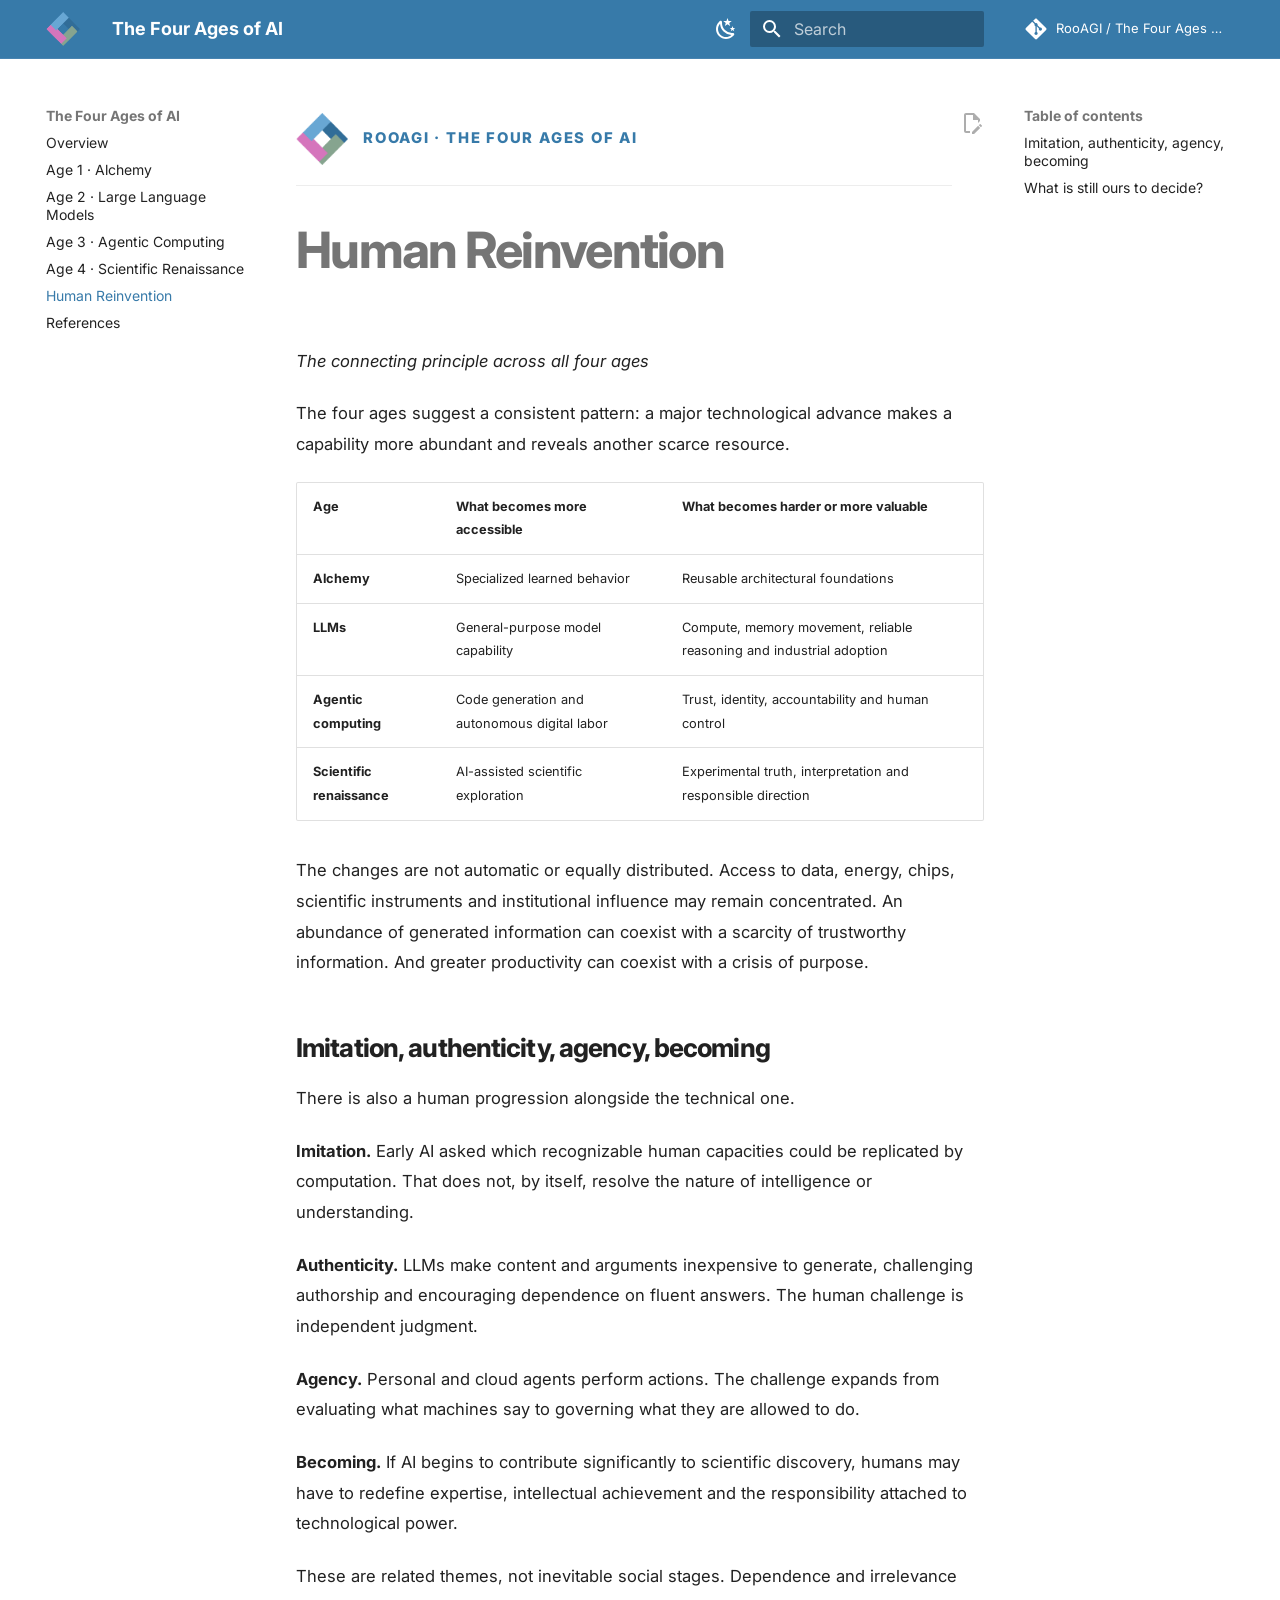
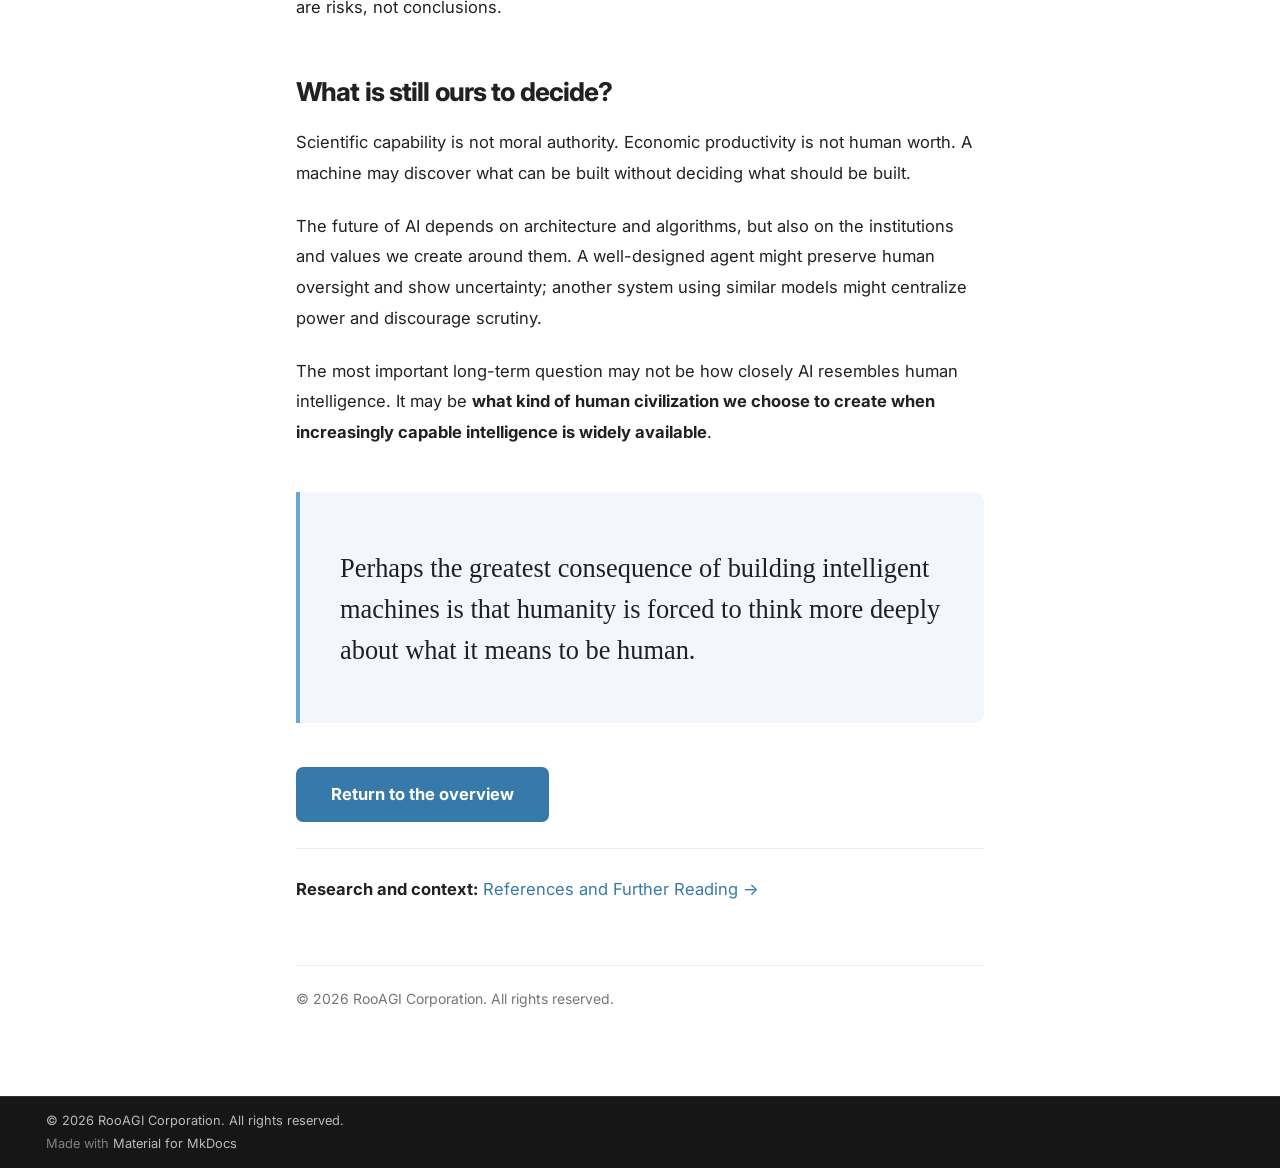
<file: human-reinvention/index.html>
<!doctype html>
<html lang="en" class="no-js">
  <head>
    
      <meta charset="utf-8">
      <meta name="viewport" content="width=device-width,initial-scale=1">
      
        <meta name="description" content="From Machine Intelligence to Human Reinvention">
      
      
      
        <link rel="canonical" href="https://rooagi.github.io/The-Four-Ages-of-AI-From-Machine-Intelligence-to-Human-Reinvention/human-reinvention/">
      
      
        <link rel="prev" href="../age-4-scientific-renaissance/">
      
      
        <link rel="next" href="../references/">
      
      
        
      
      
      <link rel="icon" href="../assets/rooagi-logo.png">
      <meta name="generator" content="mkdocs-1.6.1, mkdocs-material-9.7.7">
    
    
      
        <title>Human Reinvention - The Four Ages of AI</title>
      
    
    
      <link rel="stylesheet" href="../assets/stylesheets/main.ec1eaa64.min.css">
      
        
        <link rel="stylesheet" href="../assets/stylesheets/palette.ab4e12ef.min.css">
      
      


    
    
      
    
    
      
        
        
        <link rel="preconnect" href="https://fonts.gstatic.com" crossorigin>
        <link rel="stylesheet" href="https://fonts.googleapis.com/css?family=Inter:300,300i,400,400i,700,700i%7CRoboto+Mono:400,400i,700,700i&display=fallback">
        <style>:root{--md-text-font:"Inter";--md-code-font:"Roboto Mono"}</style>
      
    
    
      <link rel="stylesheet" href="../stylesheets/extra.css">
    
    <script>__md_scope=new URL("..",location),__md_hash=e=>[...e].reduce(((e,_)=>(e<<5)-e+_.charCodeAt(0)),0),__md_get=(e,_=localStorage,t=__md_scope)=>JSON.parse(_.getItem(t.pathname+"."+e)),__md_set=(e,_,t=localStorage,a=__md_scope)=>{try{t.setItem(a.pathname+"."+e,JSON.stringify(_))}catch(e){}}</script>
    
      

    
    
  </head>
  
  
    
    
      
    
    
    
    
    <body dir="ltr" data-md-color-scheme="default" data-md-color-primary="custom" data-md-color-accent="custom">
  
    
    <input class="md-toggle" data-md-toggle="drawer" type="checkbox" id="__drawer" autocomplete="off">
    <input class="md-toggle" data-md-toggle="search" type="checkbox" id="__search" autocomplete="off">
    <label class="md-overlay" for="__drawer"></label>
    <div data-md-component="skip">
      
        
        <a href="#human-reinvention" class="md-skip">
          Skip to content
        </a>
      
    </div>
    <div data-md-component="announce">
      
    </div>
    
    
      

  

<header class="md-header md-header--shadow" data-md-component="header">
  <nav class="md-header__inner md-grid" aria-label="Header">
    <a href=".." title="The Four Ages of AI" class="md-header__button md-logo" aria-label="The Four Ages of AI" data-md-component="logo">
      
  <img src="../assets/rooagi-logo.png" alt="logo">

    </a>
    <label class="md-header__button md-icon" for="__drawer">
      
      <svg xmlns="http://www.w3.org/2000/svg" viewBox="0 0 24 24"><path d="M3 6h18v2H3zm0 5h18v2H3zm0 5h18v2H3z"/></svg>
    </label>
    <div class="md-header__title" data-md-component="header-title">
      <div class="md-header__ellipsis">
        <div class="md-header__topic">
          <span class="md-ellipsis">
            The Four Ages of AI
          </span>
        </div>
        <div class="md-header__topic" data-md-component="header-topic">
          <span class="md-ellipsis">
            
              Human Reinvention
            
          </span>
        </div>
      </div>
    </div>
    
      
        <form class="md-header__option" data-md-component="palette">
  
    
    
    
    <input class="md-option" data-md-color-media="(prefers-color-scheme: light)" data-md-color-scheme="default" data-md-color-primary="custom" data-md-color-accent="custom"  aria-label="Switch to dark mode"  type="radio" name="__palette" id="__palette_0">
    
      <label class="md-header__button md-icon" title="Switch to dark mode" for="__palette_1" hidden>
        <svg xmlns="http://www.w3.org/2000/svg" viewBox="0 0 24 24"><path d="m17.75 4.09-2.53 1.94.91 3.06-2.63-1.81-2.63 1.81.91-3.06-2.53-1.94L12.44 4l1.06-3 1.06 3zm3.5 6.91-1.64 1.25.59 1.98-1.7-1.17-1.7 1.17.59-1.98L15.75 11l2.06-.05L18.5 9l.69 1.95zm-2.28 4.95c.83-.08 1.72 1.1 1.19 1.85-.32.45-.66.87-1.08 1.27C15.17 23 8.84 23 4.94 19.07c-3.91-3.9-3.91-10.24 0-14.14.4-.4.82-.76 1.27-1.08.75-.53 1.93.36 1.85 1.19-.27 2.86.69 5.83 2.89 8.02a9.96 9.96 0 0 0 8.02 2.89m-1.64 2.02a12.08 12.08 0 0 1-7.8-3.47c-2.17-2.19-3.33-5-3.49-7.82-2.81 3.14-2.7 7.96.31 10.98 3.02 3.01 7.84 3.12 10.98.31"/></svg>
      </label>
    
  
    
    
    
    <input class="md-option" data-md-color-media="(prefers-color-scheme: dark)" data-md-color-scheme="slate" data-md-color-primary="custom" data-md-color-accent="custom"  aria-label="Switch to light mode"  type="radio" name="__palette" id="__palette_1">
    
      <label class="md-header__button md-icon" title="Switch to light mode" for="__palette_0" hidden>
        <svg xmlns="http://www.w3.org/2000/svg" viewBox="0 0 24 24"><path d="M12 7a5 5 0 0 1 5 5 5 5 0 0 1-5 5 5 5 0 0 1-5-5 5 5 0 0 1 5-5m0 2a3 3 0 0 0-3 3 3 3 0 0 0 3 3 3 3 0 0 0 3-3 3 3 0 0 0-3-3m0-7 2.39 3.42C13.65 5.15 12.84 5 12 5s-1.65.15-2.39.42zM3.34 7l4.16-.35A7.2 7.2 0 0 0 5.94 8.5c-.44.74-.69 1.5-.83 2.29zm.02 10 1.76-3.77a7.131 7.131 0 0 0 2.38 4.14zM20.65 7l-1.77 3.79a7.02 7.02 0 0 0-2.38-4.15zm-.01 10-4.14.36c.59-.51 1.12-1.14 1.54-1.86.42-.73.69-1.5.83-2.29zM12 22l-2.41-3.44c.74.27 1.55.44 2.41.44.82 0 1.63-.17 2.37-.44z"/></svg>
      </label>
    
  
</form>
      
    
    
      <script>var palette=__md_get("__palette");if(palette&&palette.color){if("(prefers-color-scheme)"===palette.color.media){var media=matchMedia("(prefers-color-scheme: light)"),input=document.querySelector(media.matches?"[data-md-color-media='(prefers-color-scheme: light)']":"[data-md-color-media='(prefers-color-scheme: dark)']");palette.color.media=input.getAttribute("data-md-color-media"),palette.color.scheme=input.getAttribute("data-md-color-scheme"),palette.color.primary=input.getAttribute("data-md-color-primary"),palette.color.accent=input.getAttribute("data-md-color-accent")}for(var[key,value]of Object.entries(palette.color))document.body.setAttribute("data-md-color-"+key,value)}</script>
    
    
    
      
      
        <label class="md-header__button md-icon" for="__search">
          
          <svg xmlns="http://www.w3.org/2000/svg" viewBox="0 0 24 24"><path d="M9.5 3A6.5 6.5 0 0 1 16 9.5c0 1.61-.59 3.09-1.56 4.23l.27.27h.79l5 5-1.5 1.5-5-5v-.79l-.27-.27A6.52 6.52 0 0 1 9.5 16 6.5 6.5 0 0 1 3 9.5 6.5 6.5 0 0 1 9.5 3m0 2C7 5 5 7 5 9.5S7 14 9.5 14 14 12 14 9.5 12 5 9.5 5"/></svg>
        </label>
        <div class="md-search" data-md-component="search" role="dialog">
  <label class="md-search__overlay" for="__search"></label>
  <div class="md-search__inner" role="search">
    <form class="md-search__form" name="search">
      <input type="text" class="md-search__input" name="query" aria-label="Search" placeholder="Search" autocapitalize="off" autocorrect="off" autocomplete="off" spellcheck="false" data-md-component="search-query" required>
      <label class="md-search__icon md-icon" for="__search">
        
        <svg xmlns="http://www.w3.org/2000/svg" viewBox="0 0 24 24"><path d="M9.5 3A6.5 6.5 0 0 1 16 9.5c0 1.61-.59 3.09-1.56 4.23l.27.27h.79l5 5-1.5 1.5-5-5v-.79l-.27-.27A6.52 6.52 0 0 1 9.5 16 6.5 6.5 0 0 1 3 9.5 6.5 6.5 0 0 1 9.5 3m0 2C7 5 5 7 5 9.5S7 14 9.5 14 14 12 14 9.5 12 5 9.5 5"/></svg>
        
        <svg xmlns="http://www.w3.org/2000/svg" viewBox="0 0 24 24"><path d="M20 11v2H8l5.5 5.5-1.42 1.42L4.16 12l7.92-7.92L13.5 5.5 8 11z"/></svg>
      </label>
      <nav class="md-search__options" aria-label="Search">
        
        <button type="reset" class="md-search__icon md-icon" title="Clear" aria-label="Clear" tabindex="-1">
          
          <svg xmlns="http://www.w3.org/2000/svg" viewBox="0 0 24 24"><path d="M19 6.41 17.59 5 12 10.59 6.41 5 5 6.41 10.59 12 5 17.59 6.41 19 12 13.41 17.59 19 19 17.59 13.41 12z"/></svg>
        </button>
      </nav>
      
        <div class="md-search__suggest" data-md-component="search-suggest"></div>
      
    </form>
    <div class="md-search__output">
      <div class="md-search__scrollwrap" tabindex="0" data-md-scrollfix>
        <div class="md-search-result" data-md-component="search-result">
          <div class="md-search-result__meta">
            Initializing search
          </div>
          <ol class="md-search-result__list" role="presentation"></ol>
        </div>
      </div>
    </div>
  </div>
</div>
      
    
    
      <div class="md-header__source">
        <a href="https://github.com/RooAGI/The-Four-Ages-of-AI-From-Machine-Intelligence-to-Human-Reinvention" title="Go to repository" class="md-source" data-md-component="source">
  <div class="md-source__icon md-icon">
    
    <svg xmlns="http://www.w3.org/2000/svg" viewBox="0 0 448 512"><!--! Font Awesome Free 7.1.0 by @fontawesome - https://fontawesome.com License - https://fontawesome.com/license/free (Icons: CC BY 4.0, Fonts: SIL OFL 1.1, Code: MIT License) Copyright 2025 Fonticons, Inc.--><path d="M439.6 236.1 244 40.5c-5.4-5.5-12.8-8.5-20.4-8.5s-15 3-20.4 8.4L162.5 81l51.5 51.5c27.1-9.1 52.7 16.8 43.4 43.7l49.7 49.7c34.2-11.8 61.2 31 35.5 56.7-26.5 26.5-70.2-2.9-56-37.3L240.3 199v121.9c25.3 12.5 22.3 41.8 9.1 55-6.4 6.4-15.2 10.1-24.3 10.1s-17.8-3.6-24.3-10.1c-17.6-17.6-11.1-46.9 11.2-56v-123c-20.8-8.5-24.6-30.7-18.6-45L142.6 101 8.5 235.1C3 240.6 0 247.9 0 255.5s3 15 8.5 20.4l195.6 195.7c5.4 5.4 12.7 8.4 20.4 8.4s15-3 20.4-8.4l194.7-194.7c5.4-5.4 8.4-12.8 8.4-20.4s-3-15-8.4-20.4"/></svg>
  </div>
  <div class="md-source__repository">
    RooAGI / The Four Ages of AI
  </div>
</a>
      </div>
    
  </nav>
  
</header>
    
    <div class="md-container" data-md-component="container">
      
      
        
          
        
      
      <main class="md-main" data-md-component="main">
        <div class="md-main__inner md-grid">
          
            
              
              <div class="md-sidebar md-sidebar--primary" data-md-component="sidebar" data-md-type="navigation" >
                <div class="md-sidebar__scrollwrap">
                  <div class="md-sidebar__inner">
                    



<nav class="md-nav md-nav--primary" aria-label="Navigation" data-md-level="0">
  <label class="md-nav__title" for="__drawer">
    <a href=".." title="The Four Ages of AI" class="md-nav__button md-logo" aria-label="The Four Ages of AI" data-md-component="logo">
      
  <img src="../assets/rooagi-logo.png" alt="logo">

    </a>
    The Four Ages of AI
  </label>
  
    <div class="md-nav__source">
      <a href="https://github.com/RooAGI/The-Four-Ages-of-AI-From-Machine-Intelligence-to-Human-Reinvention" title="Go to repository" class="md-source" data-md-component="source">
  <div class="md-source__icon md-icon">
    
    <svg xmlns="http://www.w3.org/2000/svg" viewBox="0 0 448 512"><!--! Font Awesome Free 7.1.0 by @fontawesome - https://fontawesome.com License - https://fontawesome.com/license/free (Icons: CC BY 4.0, Fonts: SIL OFL 1.1, Code: MIT License) Copyright 2025 Fonticons, Inc.--><path d="M439.6 236.1 244 40.5c-5.4-5.5-12.8-8.5-20.4-8.5s-15 3-20.4 8.4L162.5 81l51.5 51.5c27.1-9.1 52.7 16.8 43.4 43.7l49.7 49.7c34.2-11.8 61.2 31 35.5 56.7-26.5 26.5-70.2-2.9-56-37.3L240.3 199v121.9c25.3 12.5 22.3 41.8 9.1 55-6.4 6.4-15.2 10.1-24.3 10.1s-17.8-3.6-24.3-10.1c-17.6-17.6-11.1-46.9 11.2-56v-123c-20.8-8.5-24.6-30.7-18.6-45L142.6 101 8.5 235.1C3 240.6 0 247.9 0 255.5s3 15 8.5 20.4l195.6 195.7c5.4 5.4 12.7 8.4 20.4 8.4s15-3 20.4-8.4l194.7-194.7c5.4-5.4 8.4-12.8 8.4-20.4s-3-15-8.4-20.4"/></svg>
  </div>
  <div class="md-source__repository">
    RooAGI / The Four Ages of AI
  </div>
</a>
    </div>
  
  <ul class="md-nav__list" data-md-scrollfix>
    
      
      
  
  
  
  
    <li class="md-nav__item">
      <a href=".." class="md-nav__link">
        
  
  
  <span class="md-ellipsis">
    
  
    Overview
  

    
  </span>
  
  

      </a>
    </li>
  

    
      
      
  
  
  
  
    <li class="md-nav__item">
      <a href="../age-1-alchemy/" class="md-nav__link">
        
  
  
  <span class="md-ellipsis">
    
  
    Age 1 · Alchemy
  

    
  </span>
  
  

      </a>
    </li>
  

    
      
      
  
  
  
  
    <li class="md-nav__item">
      <a href="../age-2-llms/" class="md-nav__link">
        
  
  
  <span class="md-ellipsis">
    
  
    Age 2 · Large Language Models
  

    
  </span>
  
  

      </a>
    </li>
  

    
      
      
  
  
  
  
    <li class="md-nav__item">
      <a href="../age-3-agentic-computing/" class="md-nav__link">
        
  
  
  <span class="md-ellipsis">
    
  
    Age 3 · Agentic Computing
  

    
  </span>
  
  

      </a>
    </li>
  

    
      
      
  
  
  
  
    <li class="md-nav__item">
      <a href="../age-4-scientific-renaissance/" class="md-nav__link">
        
  
  
  <span class="md-ellipsis">
    
  
    Age 4 · Scientific Renaissance
  

    
  </span>
  
  

      </a>
    </li>
  

    
      
      
  
  
    
  
  
  
    <li class="md-nav__item md-nav__item--active">
      
      <input class="md-nav__toggle md-toggle" type="checkbox" id="__toc">
      
      
        
      
      
        <label class="md-nav__link md-nav__link--active" for="__toc">
          
  
  
  <span class="md-ellipsis">
    
  
    Human Reinvention
  

    
  </span>
  
  

          <span class="md-nav__icon md-icon"></span>
        </label>
      
      <a href="./" class="md-nav__link md-nav__link--active">
        
  
  
  <span class="md-ellipsis">
    
  
    Human Reinvention
  

    
  </span>
  
  

      </a>
      
        

<nav class="md-nav md-nav--secondary" aria-label="Table of contents">
  
  
  
    
  
  
    <label class="md-nav__title" for="__toc">
      <span class="md-nav__icon md-icon"></span>
      Table of contents
    </label>
    <ul class="md-nav__list" data-md-component="toc" data-md-scrollfix>
      
        <li class="md-nav__item">
  <a href="#imitation-authenticity-agency-becoming" class="md-nav__link">
    <span class="md-ellipsis">
      
        Imitation, authenticity, agency, becoming
      
    </span>
  </a>
  
</li>
      
        <li class="md-nav__item">
  <a href="#what-is-still-ours-to-decide" class="md-nav__link">
    <span class="md-ellipsis">
      
        What is still ours to decide?
      
    </span>
  </a>
  
</li>
      
    </ul>
  
</nav>
      
    </li>
  

    
      
      
  
  
  
  
    <li class="md-nav__item">
      <a href="../references/" class="md-nav__link">
        
  
  
  <span class="md-ellipsis">
    
  
    References
  

    
  </span>
  
  

      </a>
    </li>
  

    
  </ul>
</nav>
                  </div>
                </div>
              </div>
            
            
              
              <div class="md-sidebar md-sidebar--secondary" data-md-component="sidebar" data-md-type="toc" >
                <div class="md-sidebar__scrollwrap">
                  <div class="md-sidebar__inner">
                    

<nav class="md-nav md-nav--secondary" aria-label="Table of contents">
  
  
  
    
  
  
    <label class="md-nav__title" for="__toc">
      <span class="md-nav__icon md-icon"></span>
      Table of contents
    </label>
    <ul class="md-nav__list" data-md-component="toc" data-md-scrollfix>
      
        <li class="md-nav__item">
  <a href="#imitation-authenticity-agency-becoming" class="md-nav__link">
    <span class="md-ellipsis">
      
        Imitation, authenticity, agency, becoming
      
    </span>
  </a>
  
</li>
      
        <li class="md-nav__item">
  <a href="#what-is-still-ours-to-decide" class="md-nav__link">
    <span class="md-ellipsis">
      
        What is still ours to decide?
      
    </span>
  </a>
  
</li>
      
    </ul>
  
</nav>
                  </div>
                </div>
              </div>
            
          
          
            <div class="md-content" data-md-component="content">
              
              <article class="md-content__inner md-typeset">
                
                  


  
    <a href="https://github.com/RooAGI/The-Four-Ages-of-AI-From-Machine-Intelligence-to-Human-Reinvention/edit/main/docs/human-reinvention.md" title="Edit this page" class="md-content__button md-icon" rel="edit">
      
      <svg xmlns="http://www.w3.org/2000/svg" viewBox="0 0 24 24"><path d="M10 20H6V4h7v5h5v3.1l2-2V8l-6-6H6c-1.1 0-2 .9-2 2v16c0 1.1.9 2 2 2h4zm10.2-7c.1 0 .3.1.4.2l1.3 1.3c.2.2.2.6 0 .8l-1 1-2.1-2.1 1-1c.1-.1.2-.2.4-.2m0 3.9L14.1 23H12v-2.1l6.1-6.1z"/></svg>
    </a>
  
  


<div class="article-brand"><img src="https://rooagi.github.io/The-Four-Ages-of-AI-From-Machine-Intelligence-to-Human-Reinvention/assets/rooagi-logo.png" alt="RooAGI logo" width="52"><span>ROOAGI · THE FOUR AGES OF AI</span></div>

<h1 id="human-reinvention">Human Reinvention<a class="headerlink" href="#human-reinvention" title="Permanent link">&para;</a></h1>
<p><em>The connecting principle across all four ages</em></p>
<p>The four ages suggest a consistent pattern: a major technological advance makes a capability more abundant and reveals another scarce resource.</p>
<table>
<thead>
<tr>
<th>Age</th>
<th>What becomes more accessible</th>
<th>What becomes harder or more valuable</th>
</tr>
</thead>
<tbody>
<tr>
<td><strong>Alchemy</strong></td>
<td>Specialized learned behavior</td>
<td>Reusable architectural foundations</td>
</tr>
<tr>
<td><strong>LLMs</strong></td>
<td>General-purpose model capability</td>
<td>Compute, memory movement, reliable reasoning and industrial adoption</td>
</tr>
<tr>
<td><strong>Agentic computing</strong></td>
<td>Code generation and autonomous digital labor</td>
<td>Trust, identity, accountability and human control</td>
</tr>
<tr>
<td><strong>Scientific renaissance</strong></td>
<td>AI-assisted scientific exploration</td>
<td>Experimental truth, interpretation and responsible direction</td>
</tr>
</tbody>
</table>
<p>The changes are not automatic or equally distributed. Access to data, energy, chips, scientific instruments and institutional influence may remain concentrated. An abundance of generated information can coexist with a scarcity of trustworthy information. And greater productivity can coexist with a crisis of purpose.</p>
<h2 id="imitation-authenticity-agency-becoming">Imitation, authenticity, agency, becoming<a class="headerlink" href="#imitation-authenticity-agency-becoming" title="Permanent link">&para;</a></h2>
<p>There is also a human progression alongside the technical one.</p>
<p><strong>Imitation.</strong> Early AI asked which recognizable human capacities could be replicated by computation. That does not, by itself, resolve the nature of intelligence or understanding.</p>
<p><strong>Authenticity.</strong> LLMs make content and arguments inexpensive to generate, challenging authorship and encouraging dependence on fluent answers. The human challenge is independent judgment.</p>
<p><strong>Agency.</strong> Personal and cloud agents perform actions. The challenge expands from evaluating what machines say to governing what they are allowed to do.</p>
<p><strong>Becoming.</strong> If AI begins to contribute significantly to scientific discovery, humans may have to redefine expertise, intellectual achievement and the responsibility attached to technological power.</p>
<p>These are related themes, not inevitable social stages. Dependence and irrelevance are risks, not conclusions.</p>
<h2 id="what-is-still-ours-to-decide">What is still ours to decide?<a class="headerlink" href="#what-is-still-ours-to-decide" title="Permanent link">&para;</a></h2>
<p>Scientific capability is not moral authority. Economic productivity is not human worth. A machine may discover what can be built without deciding what should be built.</p>
<p>The future of AI depends on architecture and algorithms, but also on the institutions and values we create around them. A well-designed agent might preserve human oversight and show uncertainty; another system using similar models might centralize power and discourage scrutiny.</p>
<p>The most important long-term question may not be how closely AI resembles human intelligence. It may be <strong>what kind of human civilization we choose to create when increasingly capable intelligence is widely available</strong>.</p>
<div class="pull-quote">
<p>Perhaps the greatest consequence of building intelligent machines is that humanity is forced to think more deeply about what it means to be human.</p>
</div>
<p><a class="md-button md-button--primary" href="../">Return to the overview</a></p>
<hr />
<p><strong>Research and context:</strong> <a href="../references/">References and Further Reading →</a></p>
<div class="article-copyright">© 2026 RooAGI Corporation. All rights reserved.</div>












                
              </article>
            </div>
          
          
<script>var target=document.getElementById(location.hash.slice(1));target&&target.name&&(target.checked=target.name.startsWith("__tabbed_"))</script>
        </div>
        
          <button type="button" class="md-top md-icon" data-md-component="top" hidden>
  
  <svg xmlns="http://www.w3.org/2000/svg" viewBox="0 0 24 24"><path d="M13 20h-2V8l-5.5 5.5-1.42-1.42L12 4.16l7.92 7.92-1.42 1.42L13 8z"/></svg>
  Back to top
</button>
        
      </main>
      
        <footer class="md-footer">
  
  <div class="md-footer-meta md-typeset">
    <div class="md-footer-meta__inner md-grid">
      <div class="md-copyright">
  
    <div class="md-copyright__highlight">
      © 2026 RooAGI Corporation. All rights reserved.
    </div>
  
  
    Made with
    <a href="https://squidfunk.github.io/mkdocs-material/" target="_blank" rel="noopener">
      Material for MkDocs
    </a>
  
</div>
      
    </div>
  </div>
</footer>
      
    </div>
    <div class="md-dialog" data-md-component="dialog">
      <div class="md-dialog__inner md-typeset"></div>
    </div>
    
    
    
      
      
      <script id="__config" type="application/json">{"annotate": null, "base": "..", "features": ["navigation.instant", "navigation.sections", "navigation.top", "search.highlight", "search.suggest", "content.action.edit"], "search": "../assets/javascripts/workers/search.2c215733.min.js", "tags": null, "translations": {"clipboard.copied": "Copied to clipboard", "clipboard.copy": "Copy to clipboard", "search.result.more.one": "1 more on this page", "search.result.more.other": "# more on this page", "search.result.none": "No matching documents", "search.result.one": "1 matching document", "search.result.other": "# matching documents", "search.result.placeholder": "Type to start searching", "search.result.term.missing": "Missing", "select.version": "Select version"}, "version": null}</script>
    
    
      <script src="../assets/javascripts/bundle.d7400e89.min.js"></script>
      
    
  </body>
</html>
</file>
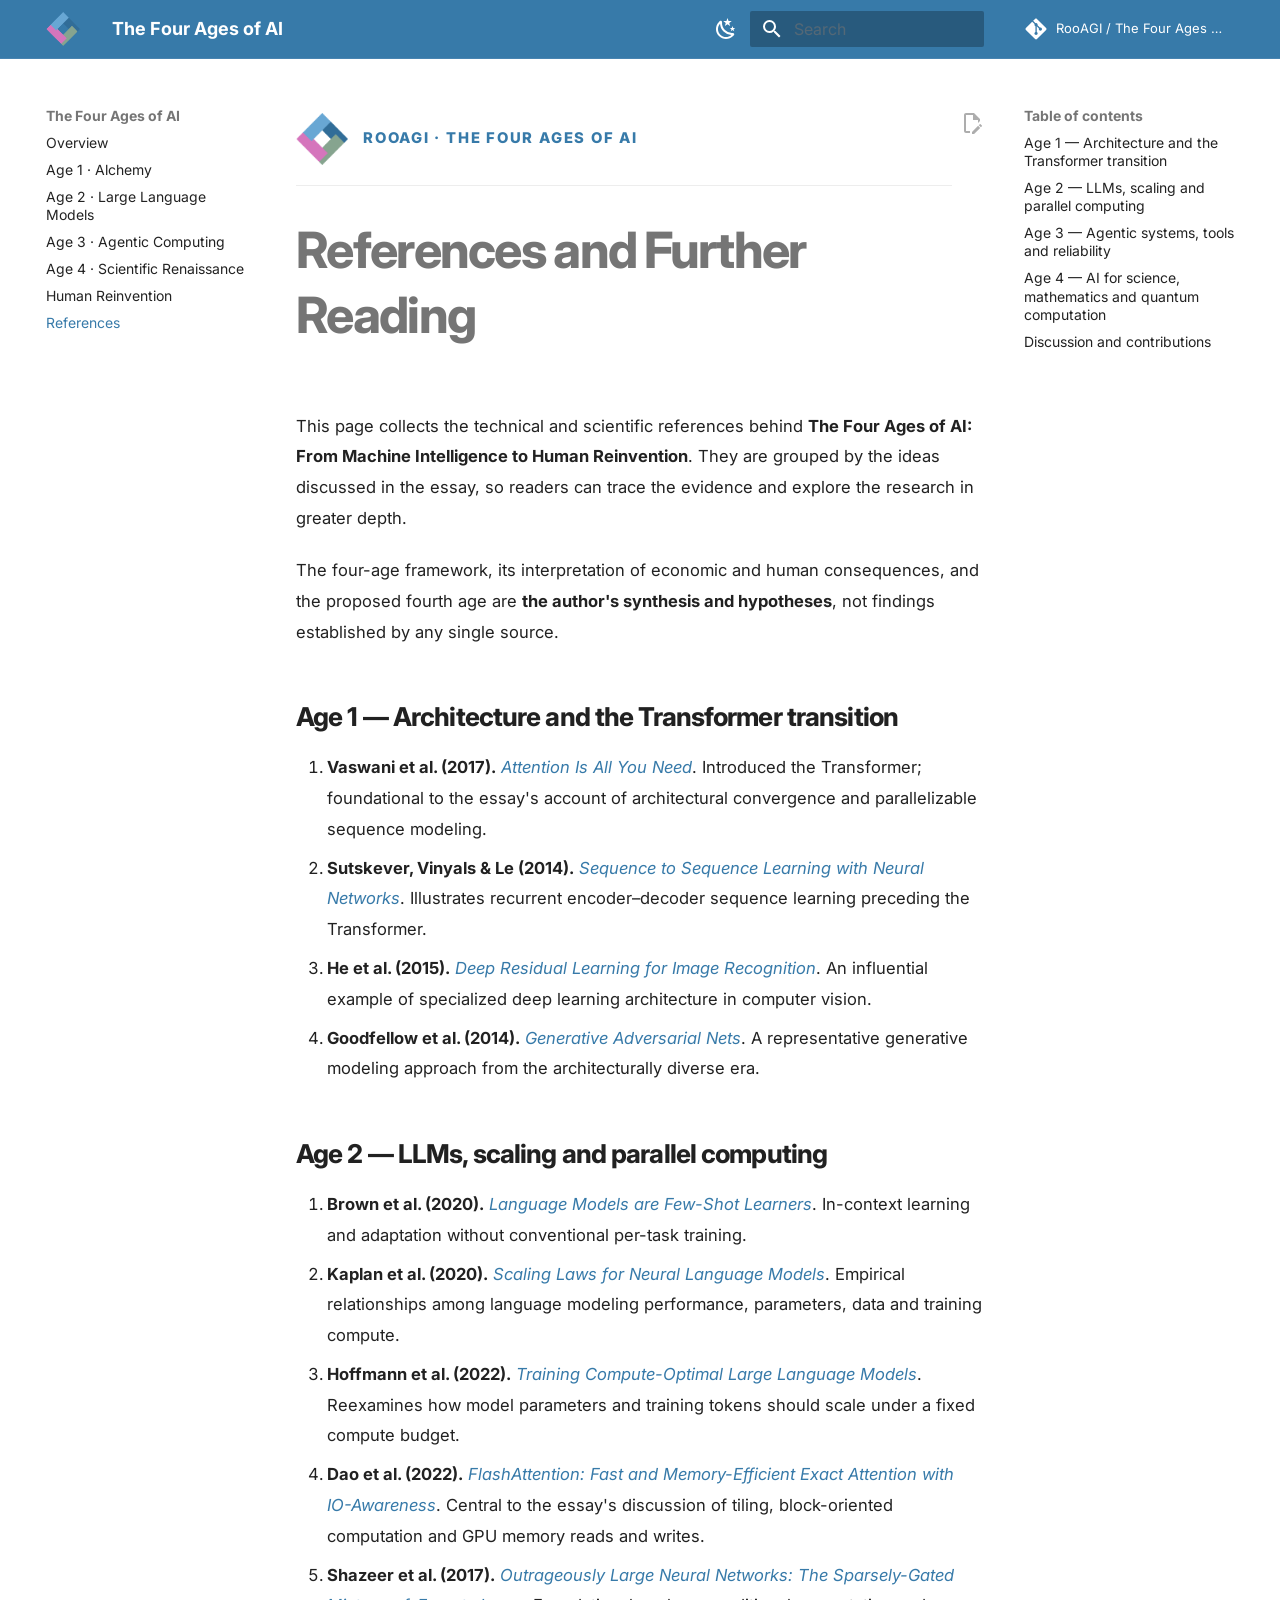
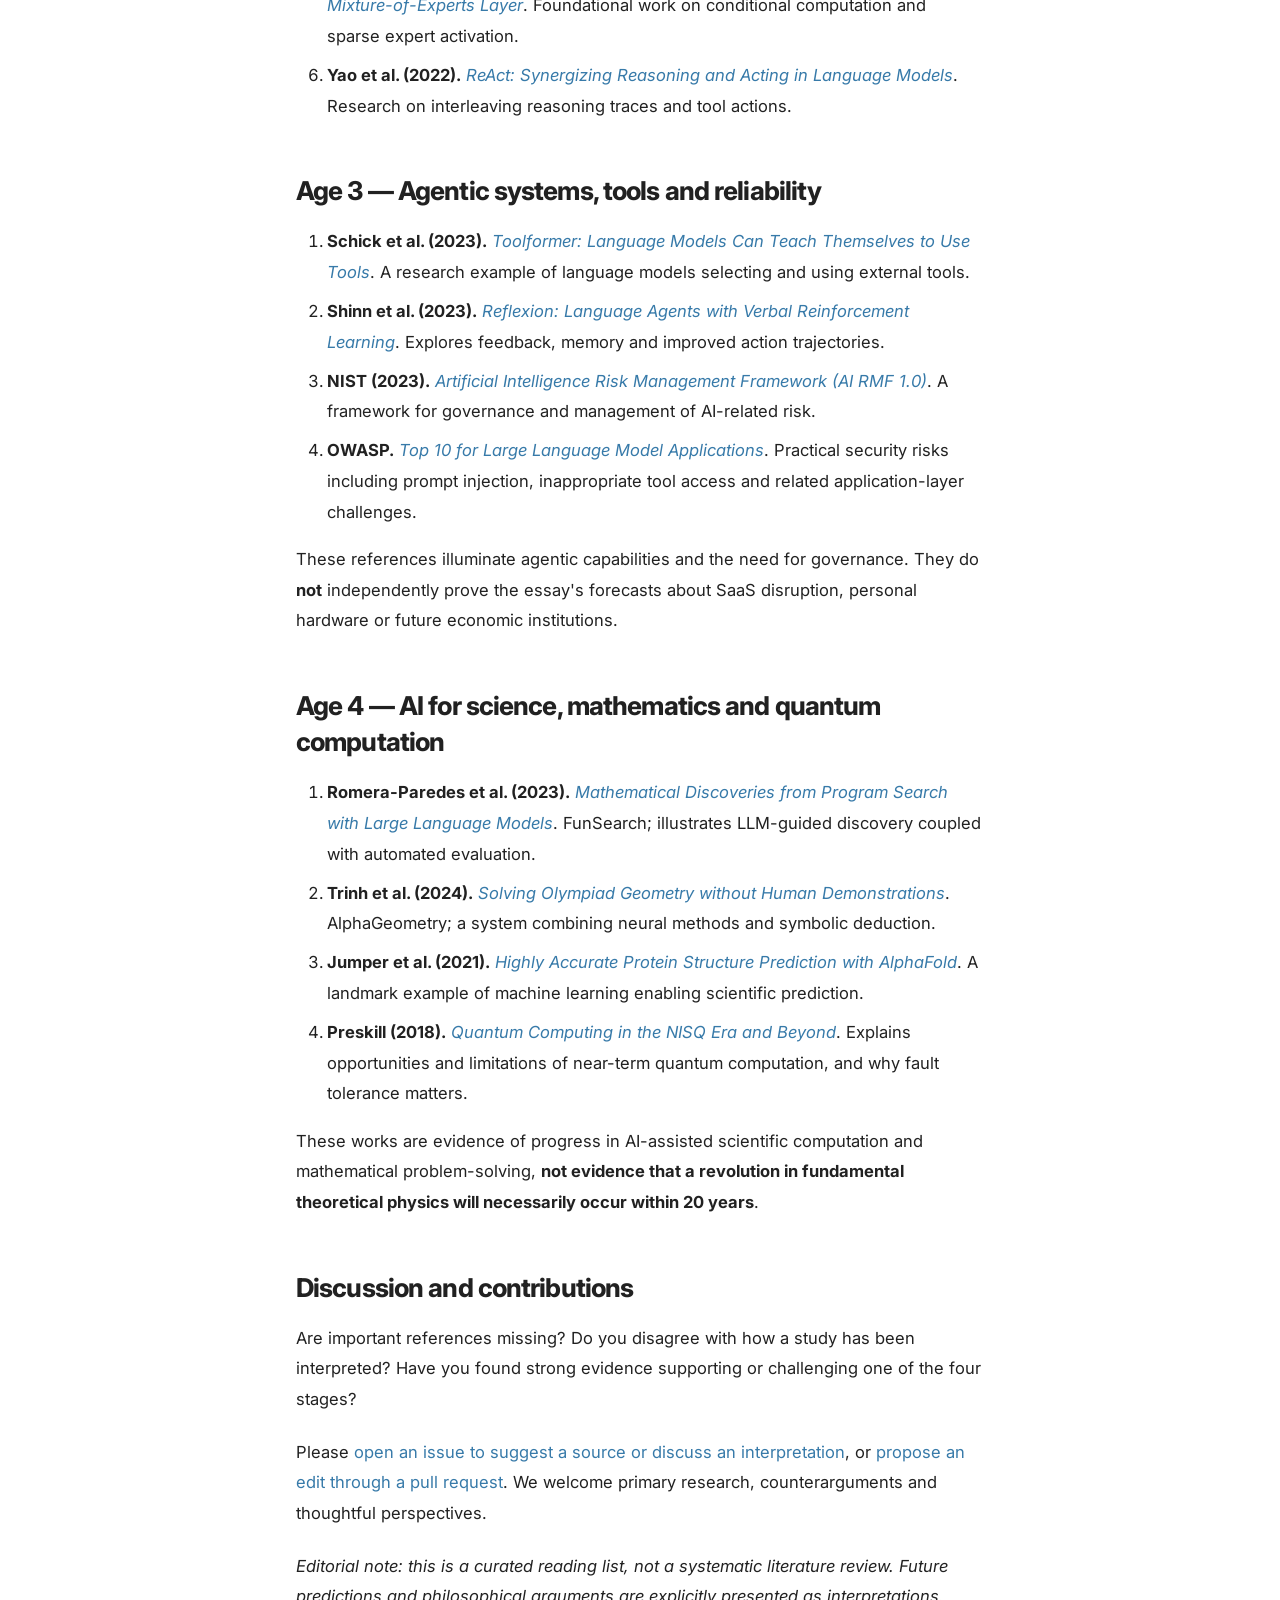
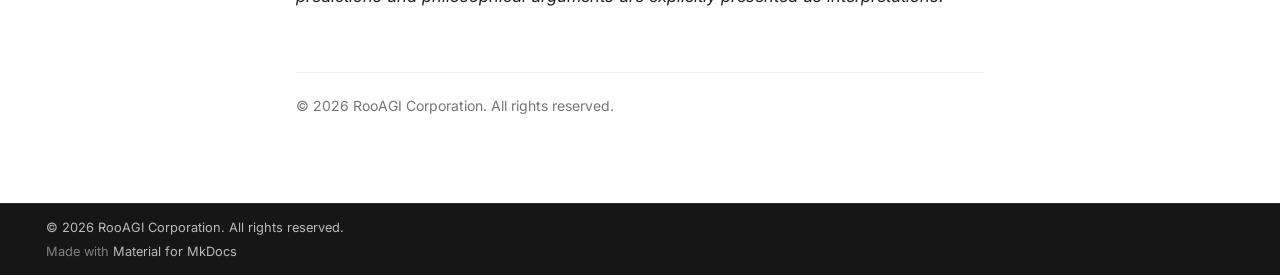
<file: references/index.html>
<!doctype html>
<html lang="en" class="no-js">
  <head>
    
      <meta charset="utf-8">
      <meta name="viewport" content="width=device-width,initial-scale=1">
      
        <meta name="description" content="From Machine Intelligence to Human Reinvention">
      
      
      
        <link rel="canonical" href="https://rooagi.github.io/The-Four-Ages-of-AI-From-Machine-Intelligence-to-Human-Reinvention/references/">
      
      
        <link rel="prev" href="../human-reinvention/">
      
      
      
        
      
      
      <link rel="icon" href="../assets/rooagi-logo.png">
      <meta name="generator" content="mkdocs-1.6.1, mkdocs-material-9.7.7">
    
    
      
        <title>References - The Four Ages of AI</title>
      
    
    
      <link rel="stylesheet" href="../assets/stylesheets/main.ec1eaa64.min.css">
      
        
        <link rel="stylesheet" href="../assets/stylesheets/palette.ab4e12ef.min.css">
      
      


    
    
      
    
    
      
        
        
        <link rel="preconnect" href="https://fonts.gstatic.com" crossorigin>
        <link rel="stylesheet" href="https://fonts.googleapis.com/css?family=Inter:300,300i,400,400i,700,700i%7CRoboto+Mono:400,400i,700,700i&display=fallback">
        <style>:root{--md-text-font:"Inter";--md-code-font:"Roboto Mono"}</style>
      
    
    
      <link rel="stylesheet" href="../stylesheets/extra.css">
    
    <script>__md_scope=new URL("..",location),__md_hash=e=>[...e].reduce(((e,_)=>(e<<5)-e+_.charCodeAt(0)),0),__md_get=(e,_=localStorage,t=__md_scope)=>JSON.parse(_.getItem(t.pathname+"."+e)),__md_set=(e,_,t=localStorage,a=__md_scope)=>{try{t.setItem(a.pathname+"."+e,JSON.stringify(_))}catch(e){}}</script>
    
      

    
    
  </head>
  
  
    
    
      
    
    
    
    
    <body dir="ltr" data-md-color-scheme="default" data-md-color-primary="custom" data-md-color-accent="custom">
  
    
    <input class="md-toggle" data-md-toggle="drawer" type="checkbox" id="__drawer" autocomplete="off">
    <input class="md-toggle" data-md-toggle="search" type="checkbox" id="__search" autocomplete="off">
    <label class="md-overlay" for="__drawer"></label>
    <div data-md-component="skip">
      
        
        <a href="#references-and-further-reading" class="md-skip">
          Skip to content
        </a>
      
    </div>
    <div data-md-component="announce">
      
    </div>
    
    
      

  

<header class="md-header md-header--shadow" data-md-component="header">
  <nav class="md-header__inner md-grid" aria-label="Header">
    <a href=".." title="The Four Ages of AI" class="md-header__button md-logo" aria-label="The Four Ages of AI" data-md-component="logo">
      
  <img src="../assets/rooagi-logo.png" alt="logo">

    </a>
    <label class="md-header__button md-icon" for="__drawer">
      
      <svg xmlns="http://www.w3.org/2000/svg" viewBox="0 0 24 24"><path d="M3 6h18v2H3zm0 5h18v2H3zm0 5h18v2H3z"/></svg>
    </label>
    <div class="md-header__title" data-md-component="header-title">
      <div class="md-header__ellipsis">
        <div class="md-header__topic">
          <span class="md-ellipsis">
            The Four Ages of AI
          </span>
        </div>
        <div class="md-header__topic" data-md-component="header-topic">
          <span class="md-ellipsis">
            
              References
            
          </span>
        </div>
      </div>
    </div>
    
      
        <form class="md-header__option" data-md-component="palette">
  
    
    
    
    <input class="md-option" data-md-color-media="(prefers-color-scheme: light)" data-md-color-scheme="default" data-md-color-primary="custom" data-md-color-accent="custom"  aria-label="Switch to dark mode"  type="radio" name="__palette" id="__palette_0">
    
      <label class="md-header__button md-icon" title="Switch to dark mode" for="__palette_1" hidden>
        <svg xmlns="http://www.w3.org/2000/svg" viewBox="0 0 24 24"><path d="m17.75 4.09-2.53 1.94.91 3.06-2.63-1.81-2.63 1.81.91-3.06-2.53-1.94L12.44 4l1.06-3 1.06 3zm3.5 6.91-1.64 1.25.59 1.98-1.7-1.17-1.7 1.17.59-1.98L15.75 11l2.06-.05L18.5 9l.69 1.95zm-2.28 4.95c.83-.08 1.72 1.1 1.19 1.85-.32.45-.66.87-1.08 1.27C15.17 23 8.84 23 4.94 19.07c-3.91-3.9-3.91-10.24 0-14.14.4-.4.82-.76 1.27-1.08.75-.53 1.93.36 1.85 1.19-.27 2.86.69 5.83 2.89 8.02a9.96 9.96 0 0 0 8.02 2.89m-1.64 2.02a12.08 12.08 0 0 1-7.8-3.47c-2.17-2.19-3.33-5-3.49-7.82-2.81 3.14-2.7 7.96.31 10.98 3.02 3.01 7.84 3.12 10.98.31"/></svg>
      </label>
    
  
    
    
    
    <input class="md-option" data-md-color-media="(prefers-color-scheme: dark)" data-md-color-scheme="slate" data-md-color-primary="custom" data-md-color-accent="custom"  aria-label="Switch to light mode"  type="radio" name="__palette" id="__palette_1">
    
      <label class="md-header__button md-icon" title="Switch to light mode" for="__palette_0" hidden>
        <svg xmlns="http://www.w3.org/2000/svg" viewBox="0 0 24 24"><path d="M12 7a5 5 0 0 1 5 5 5 5 0 0 1-5 5 5 5 0 0 1-5-5 5 5 0 0 1 5-5m0 2a3 3 0 0 0-3 3 3 3 0 0 0 3 3 3 3 0 0 0 3-3 3 3 0 0 0-3-3m0-7 2.39 3.42C13.65 5.15 12.84 5 12 5s-1.65.15-2.39.42zM3.34 7l4.16-.35A7.2 7.2 0 0 0 5.94 8.5c-.44.74-.69 1.5-.83 2.29zm.02 10 1.76-3.77a7.131 7.131 0 0 0 2.38 4.14zM20.65 7l-1.77 3.79a7.02 7.02 0 0 0-2.38-4.15zm-.01 10-4.14.36c.59-.51 1.12-1.14 1.54-1.86.42-.73.69-1.5.83-2.29zM12 22l-2.41-3.44c.74.27 1.55.44 2.41.44.82 0 1.63-.17 2.37-.44z"/></svg>
      </label>
    
  
</form>
      
    
    
      <script>var palette=__md_get("__palette");if(palette&&palette.color){if("(prefers-color-scheme)"===palette.color.media){var media=matchMedia("(prefers-color-scheme: light)"),input=document.querySelector(media.matches?"[data-md-color-media='(prefers-color-scheme: light)']":"[data-md-color-media='(prefers-color-scheme: dark)']");palette.color.media=input.getAttribute("data-md-color-media"),palette.color.scheme=input.getAttribute("data-md-color-scheme"),palette.color.primary=input.getAttribute("data-md-color-primary"),palette.color.accent=input.getAttribute("data-md-color-accent")}for(var[key,value]of Object.entries(palette.color))document.body.setAttribute("data-md-color-"+key,value)}</script>
    
    
    
      
      
        <label class="md-header__button md-icon" for="__search">
          
          <svg xmlns="http://www.w3.org/2000/svg" viewBox="0 0 24 24"><path d="M9.5 3A6.5 6.5 0 0 1 16 9.5c0 1.61-.59 3.09-1.56 4.23l.27.27h.79l5 5-1.5 1.5-5-5v-.79l-.27-.27A6.52 6.52 0 0 1 9.5 16 6.5 6.5 0 0 1 3 9.5 6.5 6.5 0 0 1 9.5 3m0 2C7 5 5 7 5 9.5S7 14 9.5 14 14 12 14 9.5 12 5 9.5 5"/></svg>
        </label>
        <div class="md-search" data-md-component="search" role="dialog">
  <label class="md-search__overlay" for="__search"></label>
  <div class="md-search__inner" role="search">
    <form class="md-search__form" name="search">
      <input type="text" class="md-search__input" name="query" aria-label="Search" placeholder="Search" autocapitalize="off" autocorrect="off" autocomplete="off" spellcheck="false" data-md-component="search-query" required>
      <label class="md-search__icon md-icon" for="__search">
        
        <svg xmlns="http://www.w3.org/2000/svg" viewBox="0 0 24 24"><path d="M9.5 3A6.5 6.5 0 0 1 16 9.5c0 1.61-.59 3.09-1.56 4.23l.27.27h.79l5 5-1.5 1.5-5-5v-.79l-.27-.27A6.52 6.52 0 0 1 9.5 16 6.5 6.5 0 0 1 3 9.5 6.5 6.5 0 0 1 9.5 3m0 2C7 5 5 7 5 9.5S7 14 9.5 14 14 12 14 9.5 12 5 9.5 5"/></svg>
        
        <svg xmlns="http://www.w3.org/2000/svg" viewBox="0 0 24 24"><path d="M20 11v2H8l5.5 5.5-1.42 1.42L4.16 12l7.92-7.92L13.5 5.5 8 11z"/></svg>
      </label>
      <nav class="md-search__options" aria-label="Search">
        
        <button type="reset" class="md-search__icon md-icon" title="Clear" aria-label="Clear" tabindex="-1">
          
          <svg xmlns="http://www.w3.org/2000/svg" viewBox="0 0 24 24"><path d="M19 6.41 17.59 5 12 10.59 6.41 5 5 6.41 10.59 12 5 17.59 6.41 19 12 13.41 17.59 19 19 17.59 13.41 12z"/></svg>
        </button>
      </nav>
      
        <div class="md-search__suggest" data-md-component="search-suggest"></div>
      
    </form>
    <div class="md-search__output">
      <div class="md-search__scrollwrap" tabindex="0" data-md-scrollfix>
        <div class="md-search-result" data-md-component="search-result">
          <div class="md-search-result__meta">
            Initializing search
          </div>
          <ol class="md-search-result__list" role="presentation"></ol>
        </div>
      </div>
    </div>
  </div>
</div>
      
    
    
      <div class="md-header__source">
        <a href="https://github.com/RooAGI/The-Four-Ages-of-AI-From-Machine-Intelligence-to-Human-Reinvention" title="Go to repository" class="md-source" data-md-component="source">
  <div class="md-source__icon md-icon">
    
    <svg xmlns="http://www.w3.org/2000/svg" viewBox="0 0 448 512"><!--! Font Awesome Free 7.1.0 by @fontawesome - https://fontawesome.com License - https://fontawesome.com/license/free (Icons: CC BY 4.0, Fonts: SIL OFL 1.1, Code: MIT License) Copyright 2025 Fonticons, Inc.--><path d="M439.6 236.1 244 40.5c-5.4-5.5-12.8-8.5-20.4-8.5s-15 3-20.4 8.4L162.5 81l51.5 51.5c27.1-9.1 52.7 16.8 43.4 43.7l49.7 49.7c34.2-11.8 61.2 31 35.5 56.7-26.5 26.5-70.2-2.9-56-37.3L240.3 199v121.9c25.3 12.5 22.3 41.8 9.1 55-6.4 6.4-15.2 10.1-24.3 10.1s-17.8-3.6-24.3-10.1c-17.6-17.6-11.1-46.9 11.2-56v-123c-20.8-8.5-24.6-30.7-18.6-45L142.6 101 8.5 235.1C3 240.6 0 247.9 0 255.5s3 15 8.5 20.4l195.6 195.7c5.4 5.4 12.7 8.4 20.4 8.4s15-3 20.4-8.4l194.7-194.7c5.4-5.4 8.4-12.8 8.4-20.4s-3-15-8.4-20.4"/></svg>
  </div>
  <div class="md-source__repository">
    RooAGI / The Four Ages of AI
  </div>
</a>
      </div>
    
  </nav>
  
</header>
    
    <div class="md-container" data-md-component="container">
      
      
        
          
        
      
      <main class="md-main" data-md-component="main">
        <div class="md-main__inner md-grid">
          
            
              
              <div class="md-sidebar md-sidebar--primary" data-md-component="sidebar" data-md-type="navigation" >
                <div class="md-sidebar__scrollwrap">
                  <div class="md-sidebar__inner">
                    



<nav class="md-nav md-nav--primary" aria-label="Navigation" data-md-level="0">
  <label class="md-nav__title" for="__drawer">
    <a href=".." title="The Four Ages of AI" class="md-nav__button md-logo" aria-label="The Four Ages of AI" data-md-component="logo">
      
  <img src="../assets/rooagi-logo.png" alt="logo">

    </a>
    The Four Ages of AI
  </label>
  
    <div class="md-nav__source">
      <a href="https://github.com/RooAGI/The-Four-Ages-of-AI-From-Machine-Intelligence-to-Human-Reinvention" title="Go to repository" class="md-source" data-md-component="source">
  <div class="md-source__icon md-icon">
    
    <svg xmlns="http://www.w3.org/2000/svg" viewBox="0 0 448 512"><!--! Font Awesome Free 7.1.0 by @fontawesome - https://fontawesome.com License - https://fontawesome.com/license/free (Icons: CC BY 4.0, Fonts: SIL OFL 1.1, Code: MIT License) Copyright 2025 Fonticons, Inc.--><path d="M439.6 236.1 244 40.5c-5.4-5.5-12.8-8.5-20.4-8.5s-15 3-20.4 8.4L162.5 81l51.5 51.5c27.1-9.1 52.7 16.8 43.4 43.7l49.7 49.7c34.2-11.8 61.2 31 35.5 56.7-26.5 26.5-70.2-2.9-56-37.3L240.3 199v121.9c25.3 12.5 22.3 41.8 9.1 55-6.4 6.4-15.2 10.1-24.3 10.1s-17.8-3.6-24.3-10.1c-17.6-17.6-11.1-46.9 11.2-56v-123c-20.8-8.5-24.6-30.7-18.6-45L142.6 101 8.5 235.1C3 240.6 0 247.9 0 255.5s3 15 8.5 20.4l195.6 195.7c5.4 5.4 12.7 8.4 20.4 8.4s15-3 20.4-8.4l194.7-194.7c5.4-5.4 8.4-12.8 8.4-20.4s-3-15-8.4-20.4"/></svg>
  </div>
  <div class="md-source__repository">
    RooAGI / The Four Ages of AI
  </div>
</a>
    </div>
  
  <ul class="md-nav__list" data-md-scrollfix>
    
      
      
  
  
  
  
    <li class="md-nav__item">
      <a href=".." class="md-nav__link">
        
  
  
  <span class="md-ellipsis">
    
  
    Overview
  

    
  </span>
  
  

      </a>
    </li>
  

    
      
      
  
  
  
  
    <li class="md-nav__item">
      <a href="../age-1-alchemy/" class="md-nav__link">
        
  
  
  <span class="md-ellipsis">
    
  
    Age 1 · Alchemy
  

    
  </span>
  
  

      </a>
    </li>
  

    
      
      
  
  
  
  
    <li class="md-nav__item">
      <a href="../age-2-llms/" class="md-nav__link">
        
  
  
  <span class="md-ellipsis">
    
  
    Age 2 · Large Language Models
  

    
  </span>
  
  

      </a>
    </li>
  

    
      
      
  
  
  
  
    <li class="md-nav__item">
      <a href="../age-3-agentic-computing/" class="md-nav__link">
        
  
  
  <span class="md-ellipsis">
    
  
    Age 3 · Agentic Computing
  

    
  </span>
  
  

      </a>
    </li>
  

    
      
      
  
  
  
  
    <li class="md-nav__item">
      <a href="../age-4-scientific-renaissance/" class="md-nav__link">
        
  
  
  <span class="md-ellipsis">
    
  
    Age 4 · Scientific Renaissance
  

    
  </span>
  
  

      </a>
    </li>
  

    
      
      
  
  
  
  
    <li class="md-nav__item">
      <a href="../human-reinvention/" class="md-nav__link">
        
  
  
  <span class="md-ellipsis">
    
  
    Human Reinvention
  

    
  </span>
  
  

      </a>
    </li>
  

    
      
      
  
  
    
  
  
  
    <li class="md-nav__item md-nav__item--active">
      
      <input class="md-nav__toggle md-toggle" type="checkbox" id="__toc">
      
      
        
      
      
        <label class="md-nav__link md-nav__link--active" for="__toc">
          
  
  
  <span class="md-ellipsis">
    
  
    References
  

    
  </span>
  
  

          <span class="md-nav__icon md-icon"></span>
        </label>
      
      <a href="./" class="md-nav__link md-nav__link--active">
        
  
  
  <span class="md-ellipsis">
    
  
    References
  

    
  </span>
  
  

      </a>
      
        

<nav class="md-nav md-nav--secondary" aria-label="Table of contents">
  
  
  
    
  
  
    <label class="md-nav__title" for="__toc">
      <span class="md-nav__icon md-icon"></span>
      Table of contents
    </label>
    <ul class="md-nav__list" data-md-component="toc" data-md-scrollfix>
      
        <li class="md-nav__item">
  <a href="#age-1-architecture-and-the-transformer-transition" class="md-nav__link">
    <span class="md-ellipsis">
      
        Age 1 — Architecture and the Transformer transition
      
    </span>
  </a>
  
</li>
      
        <li class="md-nav__item">
  <a href="#age-2-llms-scaling-and-parallel-computing" class="md-nav__link">
    <span class="md-ellipsis">
      
        Age 2 — LLMs, scaling and parallel computing
      
    </span>
  </a>
  
</li>
      
        <li class="md-nav__item">
  <a href="#age-3-agentic-systems-tools-and-reliability" class="md-nav__link">
    <span class="md-ellipsis">
      
        Age 3 — Agentic systems, tools and reliability
      
    </span>
  </a>
  
</li>
      
        <li class="md-nav__item">
  <a href="#age-4-ai-for-science-mathematics-and-quantum-computation" class="md-nav__link">
    <span class="md-ellipsis">
      
        Age 4 — AI for science, mathematics and quantum computation
      
    </span>
  </a>
  
</li>
      
        <li class="md-nav__item">
  <a href="#discussion-and-contributions" class="md-nav__link">
    <span class="md-ellipsis">
      
        Discussion and contributions
      
    </span>
  </a>
  
</li>
      
    </ul>
  
</nav>
      
    </li>
  

    
  </ul>
</nav>
                  </div>
                </div>
              </div>
            
            
              
              <div class="md-sidebar md-sidebar--secondary" data-md-component="sidebar" data-md-type="toc" >
                <div class="md-sidebar__scrollwrap">
                  <div class="md-sidebar__inner">
                    

<nav class="md-nav md-nav--secondary" aria-label="Table of contents">
  
  
  
    
  
  
    <label class="md-nav__title" for="__toc">
      <span class="md-nav__icon md-icon"></span>
      Table of contents
    </label>
    <ul class="md-nav__list" data-md-component="toc" data-md-scrollfix>
      
        <li class="md-nav__item">
  <a href="#age-1-architecture-and-the-transformer-transition" class="md-nav__link">
    <span class="md-ellipsis">
      
        Age 1 — Architecture and the Transformer transition
      
    </span>
  </a>
  
</li>
      
        <li class="md-nav__item">
  <a href="#age-2-llms-scaling-and-parallel-computing" class="md-nav__link">
    <span class="md-ellipsis">
      
        Age 2 — LLMs, scaling and parallel computing
      
    </span>
  </a>
  
</li>
      
        <li class="md-nav__item">
  <a href="#age-3-agentic-systems-tools-and-reliability" class="md-nav__link">
    <span class="md-ellipsis">
      
        Age 3 — Agentic systems, tools and reliability
      
    </span>
  </a>
  
</li>
      
        <li class="md-nav__item">
  <a href="#age-4-ai-for-science-mathematics-and-quantum-computation" class="md-nav__link">
    <span class="md-ellipsis">
      
        Age 4 — AI for science, mathematics and quantum computation
      
    </span>
  </a>
  
</li>
      
        <li class="md-nav__item">
  <a href="#discussion-and-contributions" class="md-nav__link">
    <span class="md-ellipsis">
      
        Discussion and contributions
      
    </span>
  </a>
  
</li>
      
    </ul>
  
</nav>
                  </div>
                </div>
              </div>
            
          
          
            <div class="md-content" data-md-component="content">
              
              <article class="md-content__inner md-typeset">
                
                  


  
    <a href="https://github.com/RooAGI/The-Four-Ages-of-AI-From-Machine-Intelligence-to-Human-Reinvention/edit/main/docs/references.md" title="Edit this page" class="md-content__button md-icon" rel="edit">
      
      <svg xmlns="http://www.w3.org/2000/svg" viewBox="0 0 24 24"><path d="M10 20H6V4h7v5h5v3.1l2-2V8l-6-6H6c-1.1 0-2 .9-2 2v16c0 1.1.9 2 2 2h4zm10.2-7c.1 0 .3.1.4.2l1.3 1.3c.2.2.2.6 0 .8l-1 1-2.1-2.1 1-1c.1-.1.2-.2.4-.2m0 3.9L14.1 23H12v-2.1l6.1-6.1z"/></svg>
    </a>
  
  


<div class="article-brand"><img src="https://rooagi.github.io/The-Four-Ages-of-AI-From-Machine-Intelligence-to-Human-Reinvention/assets/rooagi-logo.png" alt="RooAGI logo" width="52"><span>ROOAGI · THE FOUR AGES OF AI</span></div>

<h1 id="references-and-further-reading">References and Further Reading<a class="headerlink" href="#references-and-further-reading" title="Permanent link">&para;</a></h1>
<p>This page collects the technical and scientific references behind <strong>The Four Ages of AI: From Machine Intelligence to Human Reinvention</strong>. They are grouped by the ideas discussed in the essay, so readers can trace the evidence and explore the research in greater depth.</p>
<p>The four-age framework, its interpretation of economic and human consequences, and the proposed fourth age are <strong>the author's synthesis and hypotheses</strong>, not findings established by any single source.</p>
<h2 id="age-1-architecture-and-the-transformer-transition">Age 1 — Architecture and the Transformer transition<a class="headerlink" href="#age-1-architecture-and-the-transformer-transition" title="Permanent link">&para;</a></h2>
<ol>
<li><strong>Vaswani et al. (2017).</strong> <a href="https://arxiv.org/abs/1706.03762"><em>Attention Is All You Need</em></a>. Introduced the Transformer; foundational to the essay's account of architectural convergence and parallelizable sequence modeling.</li>
<li><strong>Sutskever, Vinyals &amp; Le (2014).</strong> <a href="https://arxiv.org/abs/1409.3215"><em>Sequence to Sequence Learning with Neural Networks</em></a>. Illustrates recurrent encoder–decoder sequence learning preceding the Transformer.</li>
<li><strong>He et al. (2015).</strong> <a href="https://arxiv.org/abs/1512.03385"><em>Deep Residual Learning for Image Recognition</em></a>. An influential example of specialized deep learning architecture in computer vision.</li>
<li><strong>Goodfellow et al. (2014).</strong> <a href="https://arxiv.org/abs/1406.2661"><em>Generative Adversarial Nets</em></a>. A representative generative modeling approach from the architecturally diverse era.</li>
</ol>
<h2 id="age-2-llms-scaling-and-parallel-computing">Age 2 — LLMs, scaling and parallel computing<a class="headerlink" href="#age-2-llms-scaling-and-parallel-computing" title="Permanent link">&para;</a></h2>
<ol>
<li><strong>Brown et al. (2020).</strong> <a href="https://arxiv.org/abs/2005.14165"><em>Language Models are Few-Shot Learners</em></a>. In-context learning and adaptation without conventional per-task training.</li>
<li><strong>Kaplan et al. (2020).</strong> <a href="https://arxiv.org/abs/2001.08361"><em>Scaling Laws for Neural Language Models</em></a>. Empirical relationships among language modeling performance, parameters, data and training compute.</li>
<li><strong>Hoffmann et al. (2022).</strong> <a href="https://arxiv.org/abs/2203.15556"><em>Training Compute-Optimal Large Language Models</em></a>. Reexamines how model parameters and training tokens should scale under a fixed compute budget.</li>
<li><strong>Dao et al. (2022).</strong> <a href="https://arxiv.org/abs/2205.14135"><em>FlashAttention: Fast and Memory-Efficient Exact Attention with IO-Awareness</em></a>. Central to the essay's discussion of tiling, block-oriented computation and GPU memory reads and writes.</li>
<li><strong>Shazeer et al. (2017).</strong> <a href="https://arxiv.org/abs/1701.06538"><em>Outrageously Large Neural Networks: The Sparsely-Gated Mixture-of-Experts Layer</em></a>. Foundational work on conditional computation and sparse expert activation.</li>
<li><strong>Yao et al. (2022).</strong> <a href="https://arxiv.org/abs/2210.03629"><em>ReAct: Synergizing Reasoning and Acting in Language Models</em></a>. Research on interleaving reasoning traces and tool actions.</li>
</ol>
<h2 id="age-3-agentic-systems-tools-and-reliability">Age 3 — Agentic systems, tools and reliability<a class="headerlink" href="#age-3-agentic-systems-tools-and-reliability" title="Permanent link">&para;</a></h2>
<ol>
<li><strong>Schick et al. (2023).</strong> <a href="https://arxiv.org/abs/2302.04761"><em>Toolformer: Language Models Can Teach Themselves to Use Tools</em></a>. A research example of language models selecting and using external tools.</li>
<li><strong>Shinn et al. (2023).</strong> <a href="https://arxiv.org/abs/2303.11366"><em>Reflexion: Language Agents with Verbal Reinforcement Learning</em></a>. Explores feedback, memory and improved action trajectories.</li>
<li><strong>NIST (2023).</strong> <a href="https://doi.org/10.6028/NIST.AI.100-1"><em>Artificial Intelligence Risk Management Framework (AI RMF 1.0)</em></a>. A framework for governance and management of AI-related risk.</li>
<li><strong>OWASP.</strong> <a href="https://genai.owasp.org/llm-top-10/"><em>Top 10 for Large Language Model Applications</em></a>. Practical security risks including prompt injection, inappropriate tool access and related application-layer challenges.</li>
</ol>
<p>These references illuminate agentic capabilities and the need for governance. They do <strong>not</strong> independently prove the essay's forecasts about SaaS disruption, personal hardware or future economic institutions.</p>
<h2 id="age-4-ai-for-science-mathematics-and-quantum-computation">Age 4 — AI for science, mathematics and quantum computation<a class="headerlink" href="#age-4-ai-for-science-mathematics-and-quantum-computation" title="Permanent link">&para;</a></h2>
<ol>
<li><strong>Romera-Paredes et al. (2023).</strong> <a href="https://doi.org/10.1038/s41586-023-06924-6"><em>Mathematical Discoveries from Program Search with Large Language Models</em></a>. FunSearch; illustrates LLM-guided discovery coupled with automated evaluation.</li>
<li><strong>Trinh et al. (2024).</strong> <a href="https://doi.org/10.1038/s41586-023-06747-5"><em>Solving Olympiad Geometry without Human Demonstrations</em></a>. AlphaGeometry; a system combining neural methods and symbolic deduction.</li>
<li><strong>Jumper et al. (2021).</strong> <a href="https://doi.org/10.1038/s41586-021-03819-2"><em>Highly Accurate Protein Structure Prediction with AlphaFold</em></a>. A landmark example of machine learning enabling scientific prediction.</li>
<li><strong>Preskill (2018).</strong> <a href="https://arxiv.org/abs/1801.00862"><em>Quantum Computing in the NISQ Era and Beyond</em></a>. Explains opportunities and limitations of near-term quantum computation, and why fault tolerance matters.</li>
</ol>
<p>These works are evidence of progress in AI-assisted scientific computation and mathematical problem-solving, <strong>not evidence that a revolution in fundamental theoretical physics will necessarily occur within 20 years</strong>.</p>
<h2 id="discussion-and-contributions">Discussion and contributions<a class="headerlink" href="#discussion-and-contributions" title="Permanent link">&para;</a></h2>
<p>Are important references missing? Do you disagree with how a study has been interpreted? Have you found strong evidence supporting or challenging one of the four stages?</p>
<p>Please <a href="https://github.com/RooAGI/The-Four-Ages-of-AI-From-Machine-Intelligence-to-Human-Reinvention/issues/new">open an issue to suggest a source or discuss an interpretation</a>, or <a href="https://github.com/RooAGI/The-Four-Ages-of-AI-From-Machine-Intelligence-to-Human-Reinvention/pulls">propose an edit through a pull request</a>. We welcome primary research, counterarguments and thoughtful perspectives.</p>
<p><em>Editorial note: this is a curated reading list, not a systematic literature review. Future predictions and philosophical arguments are explicitly presented as interpretations.</em></p>
<div class="article-copyright">© 2026 RooAGI Corporation. All rights reserved.</div>












                
              </article>
            </div>
          
          
<script>var target=document.getElementById(location.hash.slice(1));target&&target.name&&(target.checked=target.name.startsWith("__tabbed_"))</script>
        </div>
        
          <button type="button" class="md-top md-icon" data-md-component="top" hidden>
  
  <svg xmlns="http://www.w3.org/2000/svg" viewBox="0 0 24 24"><path d="M13 20h-2V8l-5.5 5.5-1.42-1.42L12 4.16l7.92 7.92-1.42 1.42L13 8z"/></svg>
  Back to top
</button>
        
      </main>
      
        <footer class="md-footer">
  
  <div class="md-footer-meta md-typeset">
    <div class="md-footer-meta__inner md-grid">
      <div class="md-copyright">
  
    <div class="md-copyright__highlight">
      © 2026 RooAGI Corporation. All rights reserved.
    </div>
  
  
    Made with
    <a href="https://squidfunk.github.io/mkdocs-material/" target="_blank" rel="noopener">
      Material for MkDocs
    </a>
  
</div>
      
    </div>
  </div>
</footer>
      
    </div>
    <div class="md-dialog" data-md-component="dialog">
      <div class="md-dialog__inner md-typeset"></div>
    </div>
    
    
    
      
      
      <script id="__config" type="application/json">{"annotate": null, "base": "..", "features": ["navigation.instant", "navigation.sections", "navigation.top", "search.highlight", "search.suggest", "content.action.edit"], "search": "../assets/javascripts/workers/search.2c215733.min.js", "tags": null, "translations": {"clipboard.copied": "Copied to clipboard", "clipboard.copy": "Copy to clipboard", "search.result.more.one": "1 more on this page", "search.result.more.other": "# more on this page", "search.result.none": "No matching documents", "search.result.one": "1 matching document", "search.result.other": "# matching documents", "search.result.placeholder": "Type to start searching", "search.result.term.missing": "Missing", "select.version": "Select version"}, "version": null}</script>
    
    
      <script src="../assets/javascripts/bundle.d7400e89.min.js"></script>
      
    
  </body>
</html>
</file>
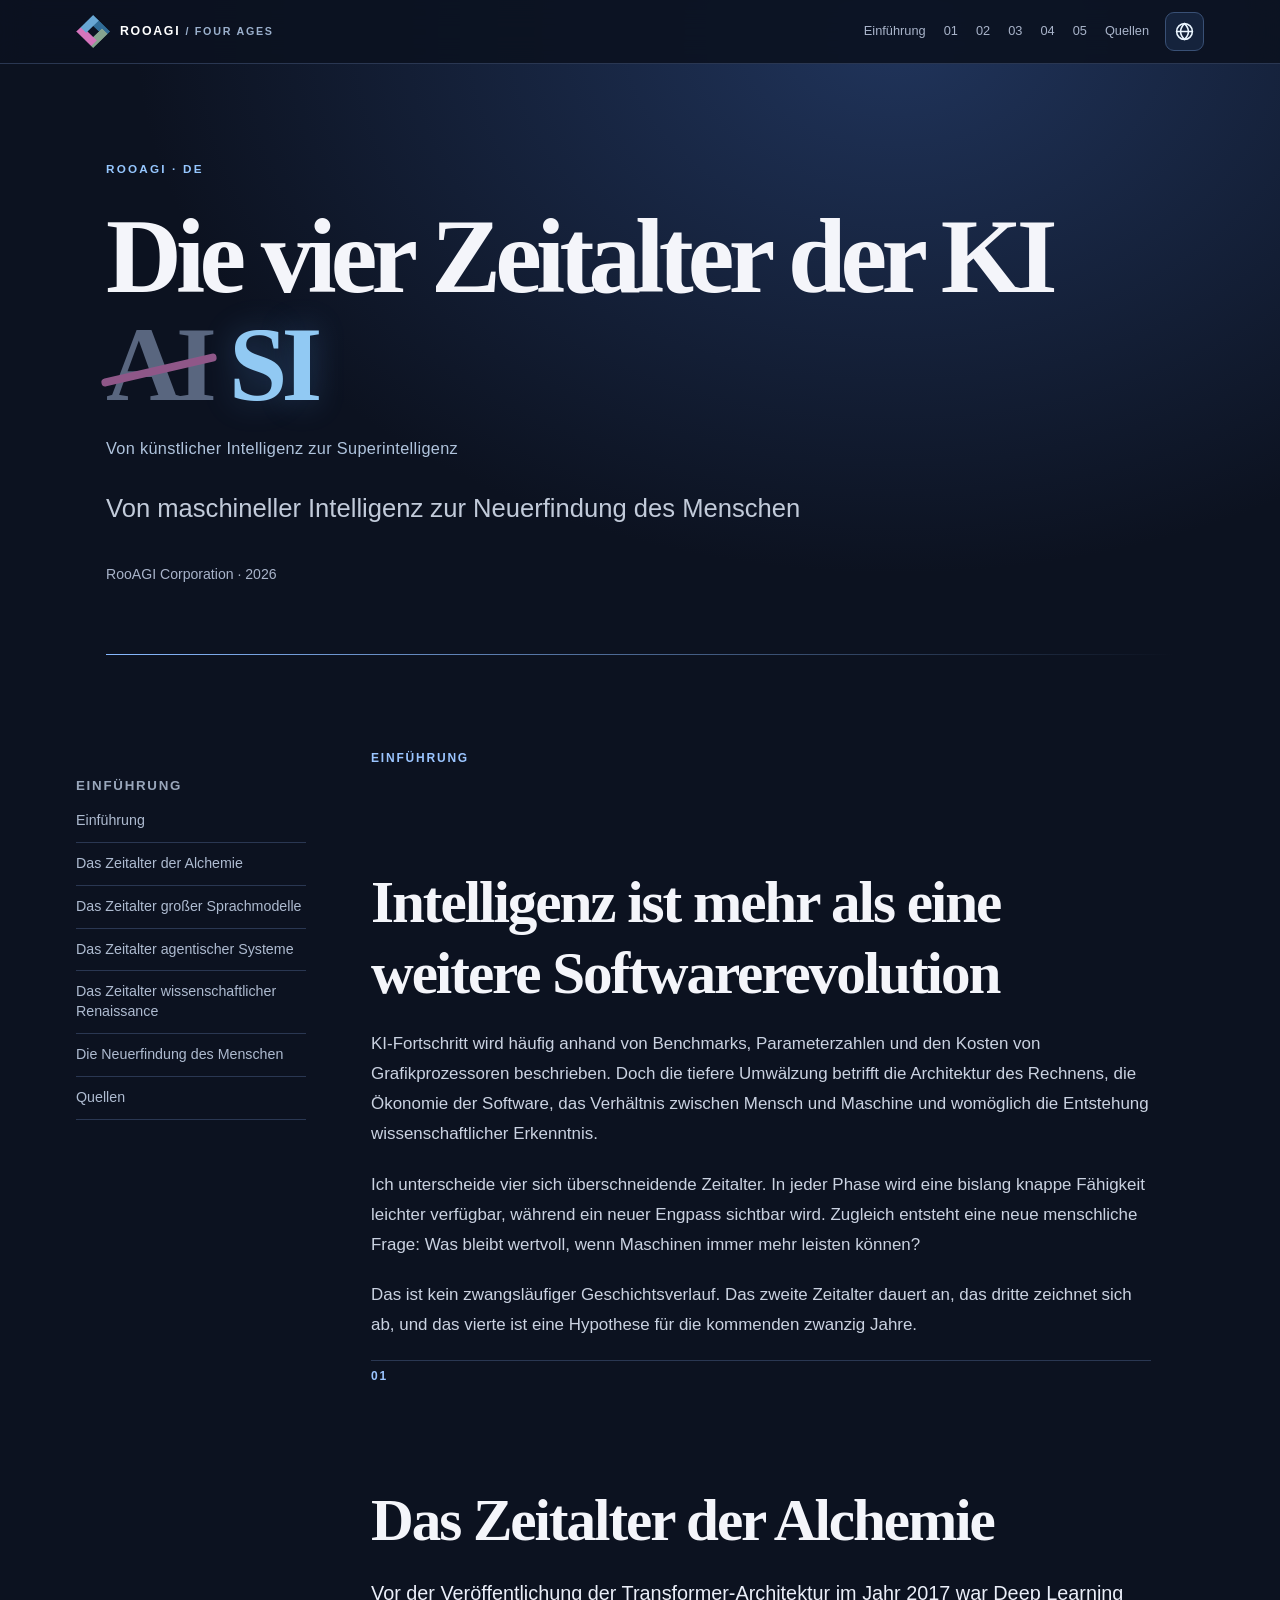
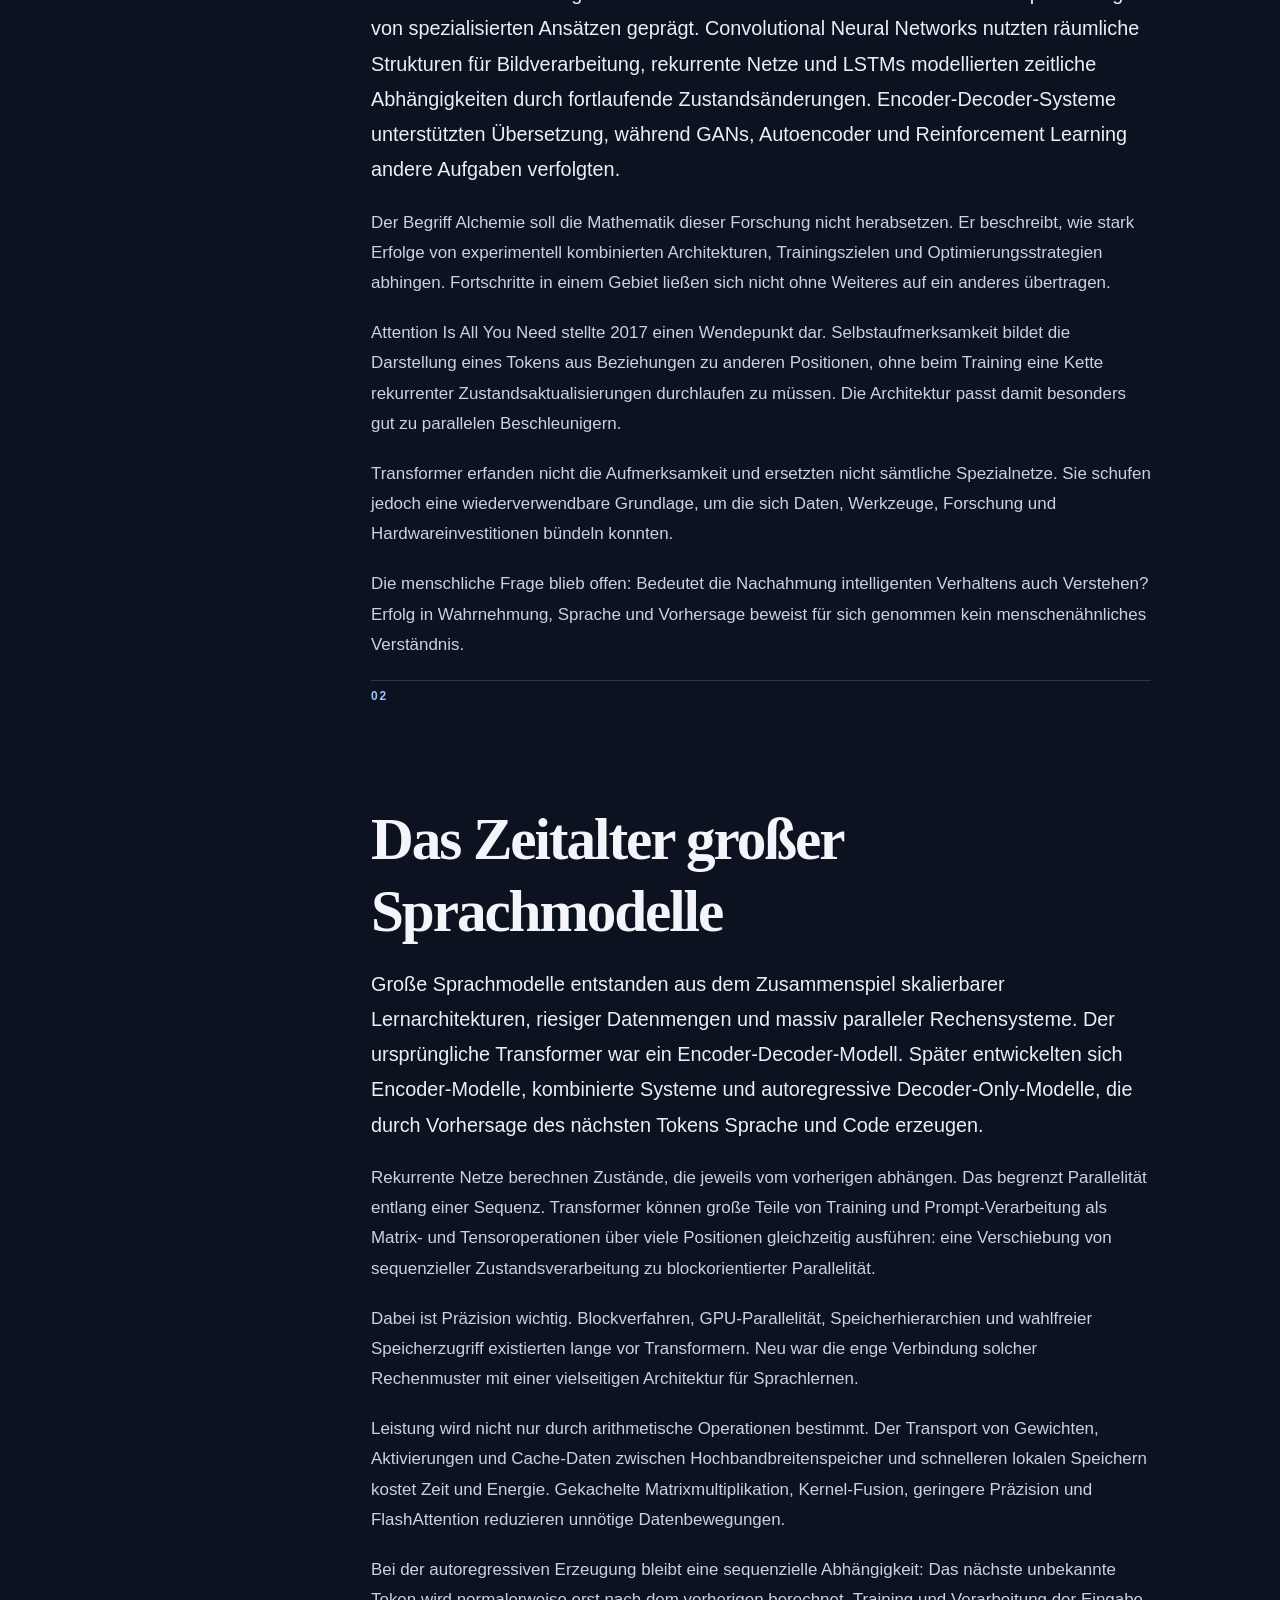
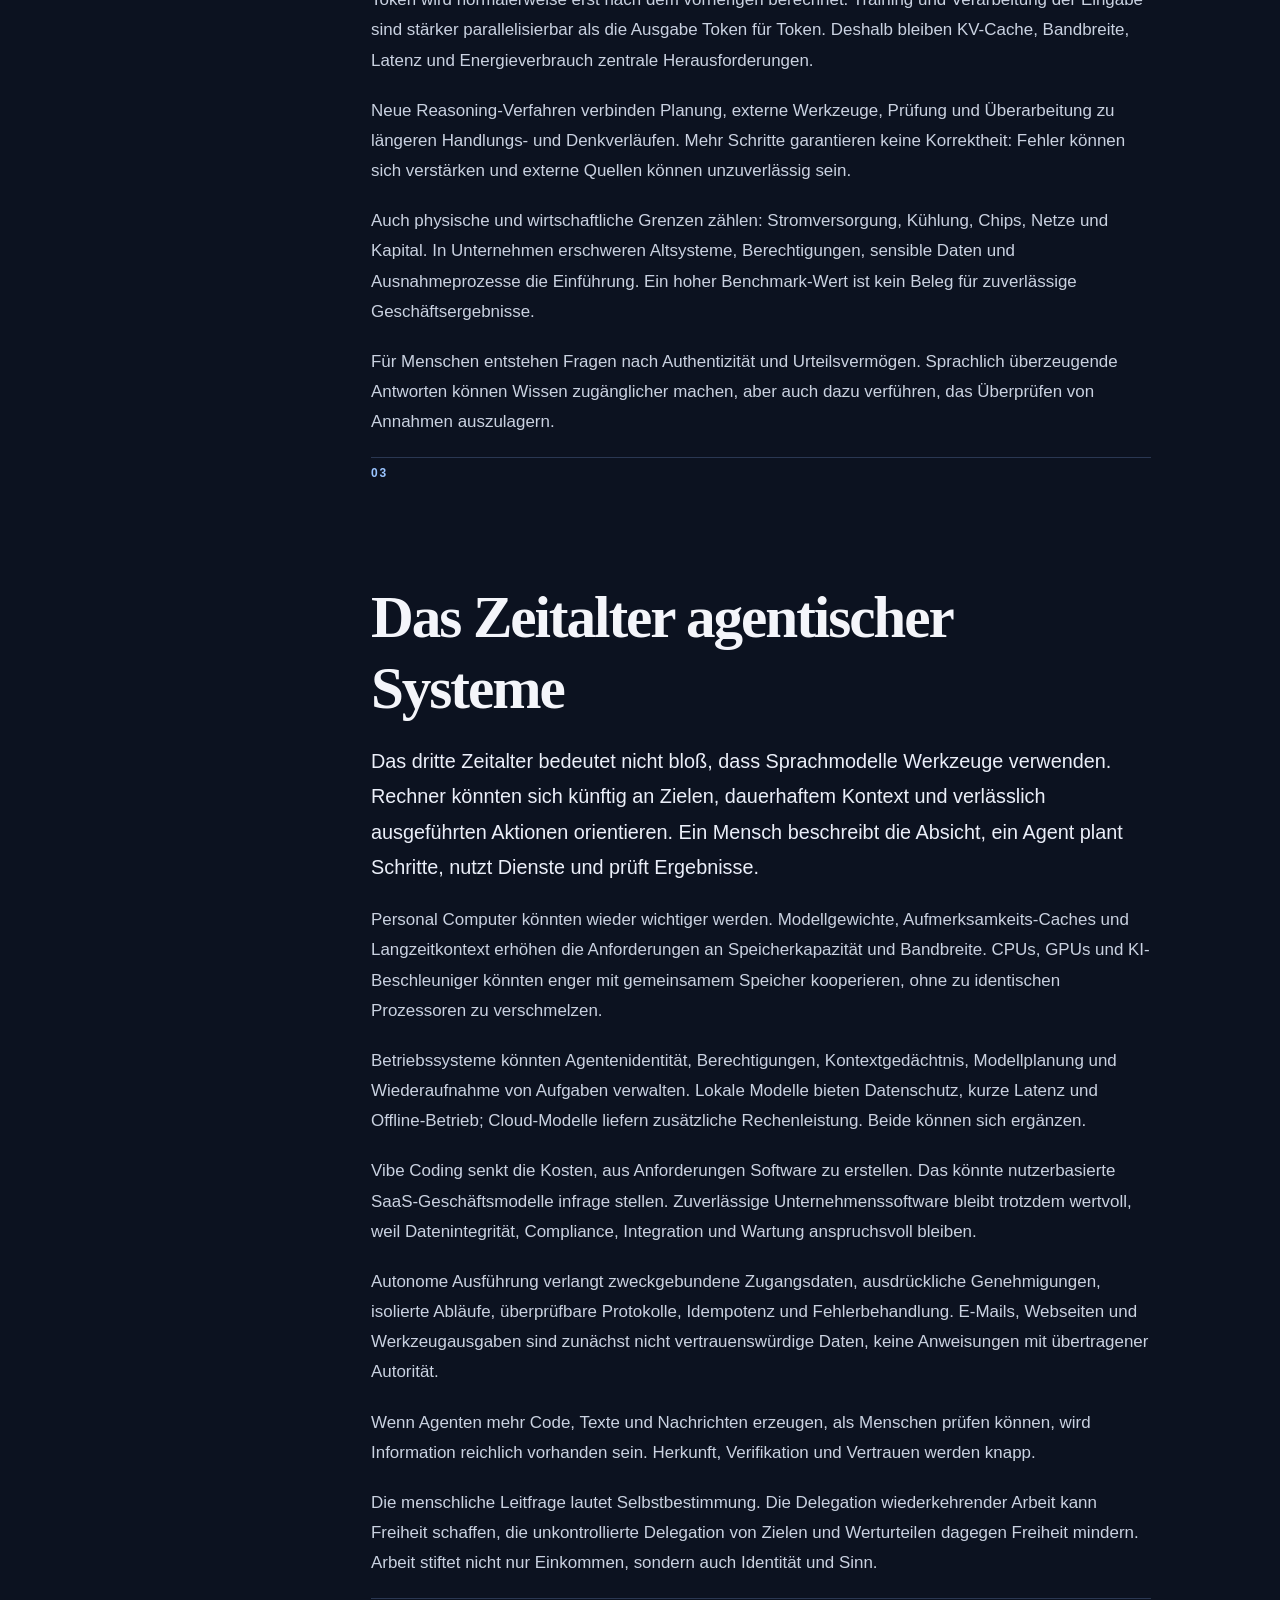
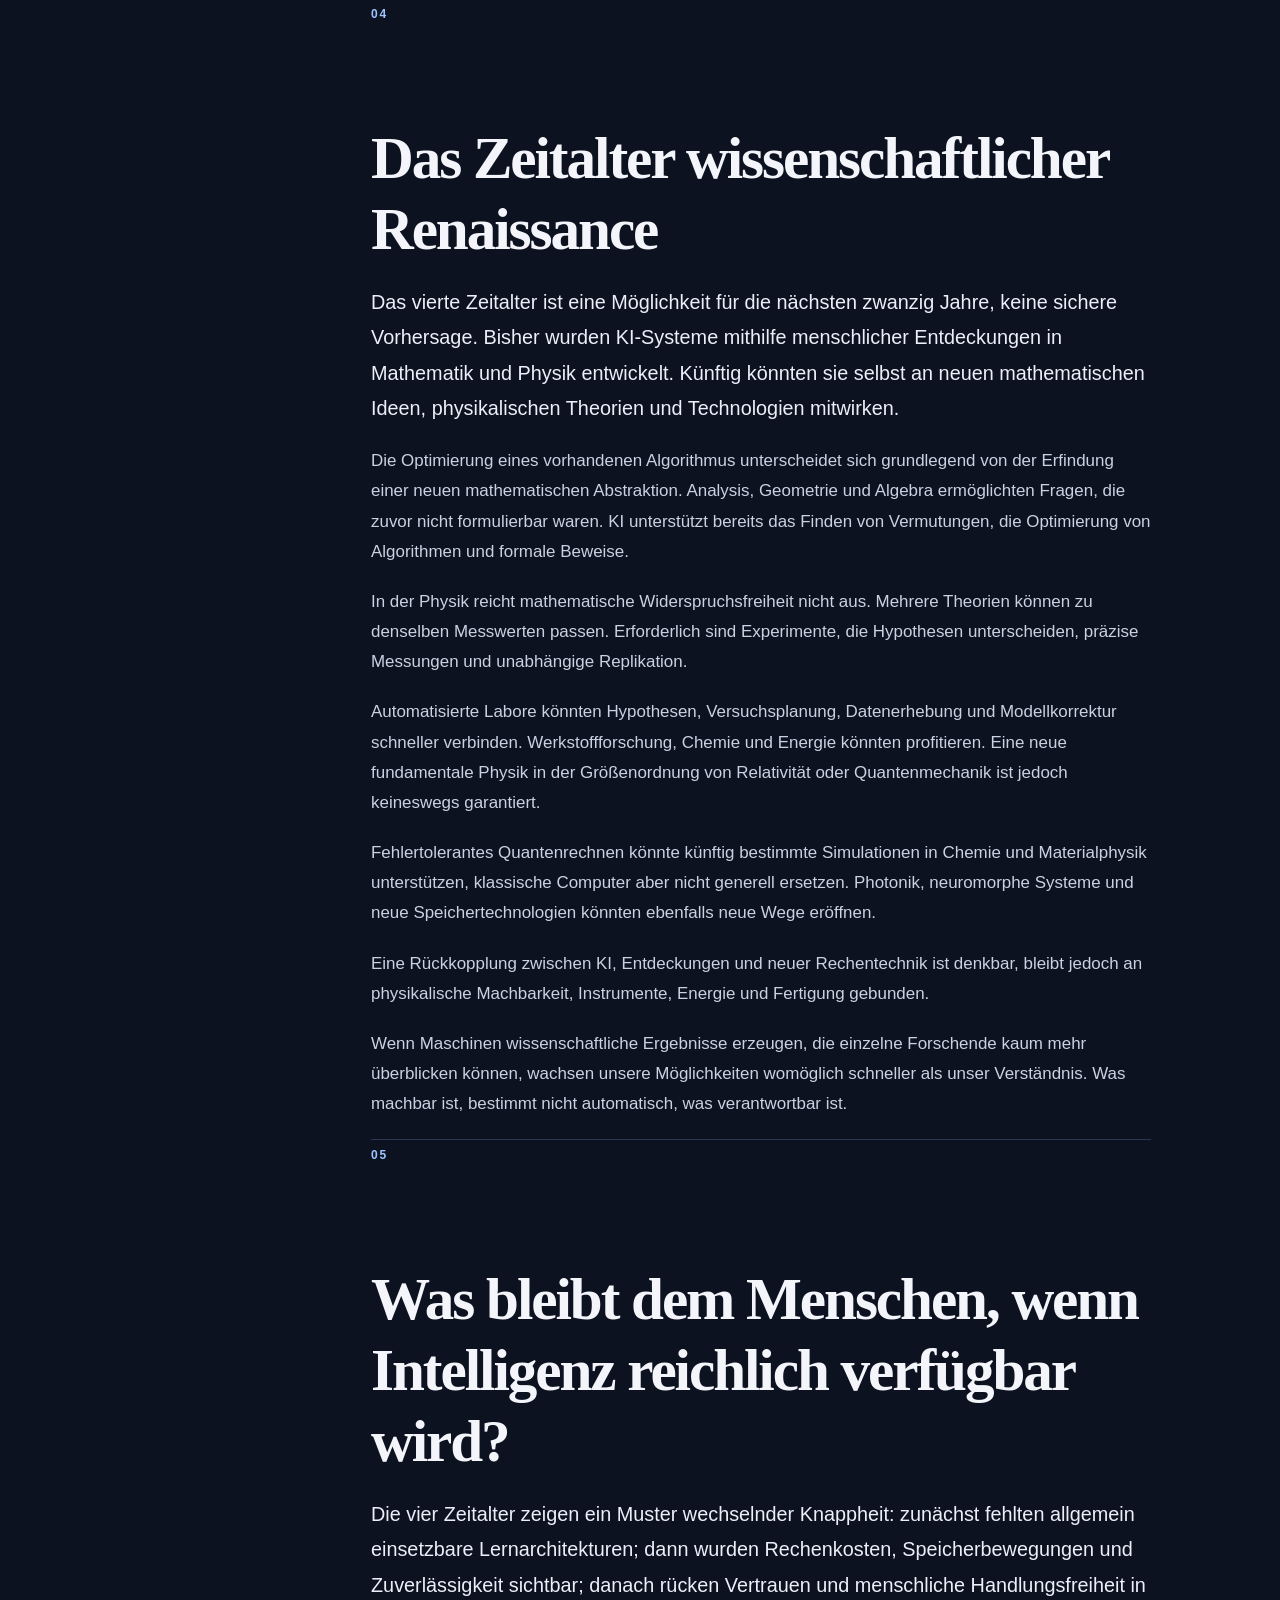
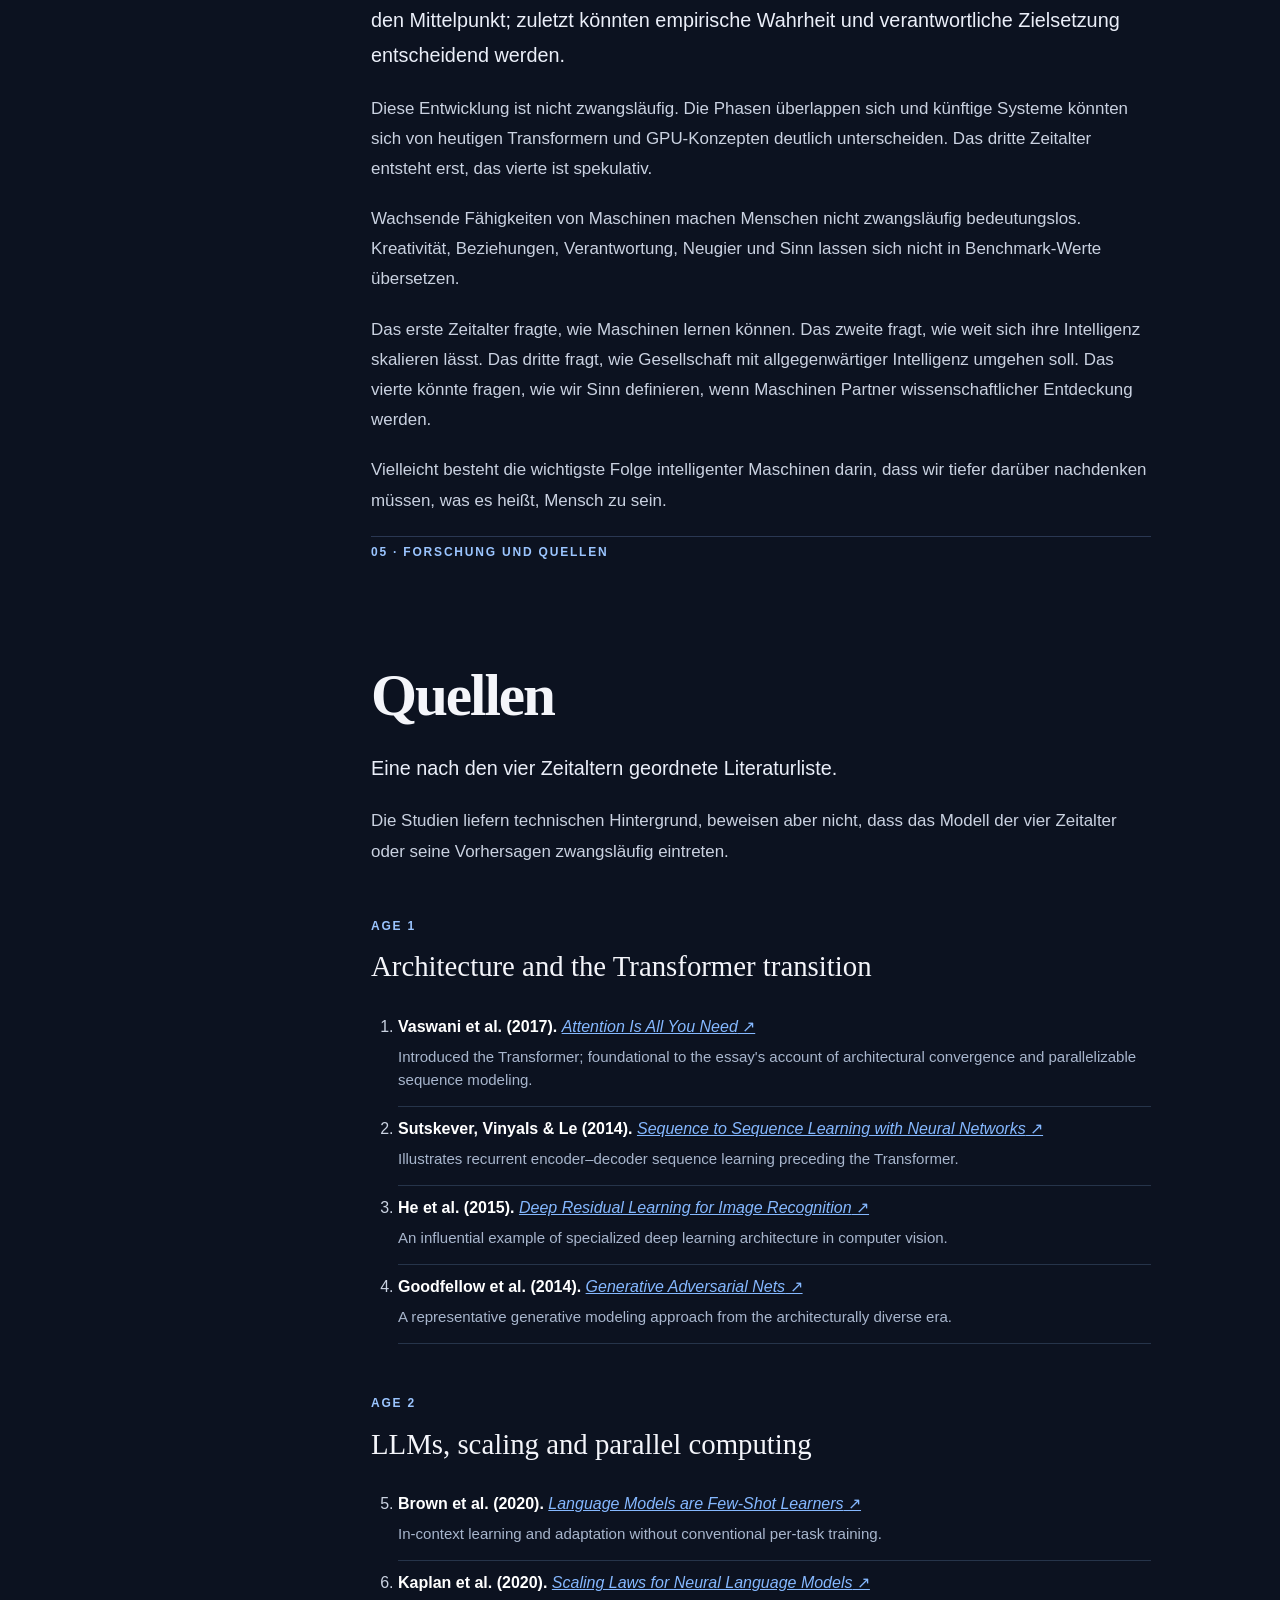
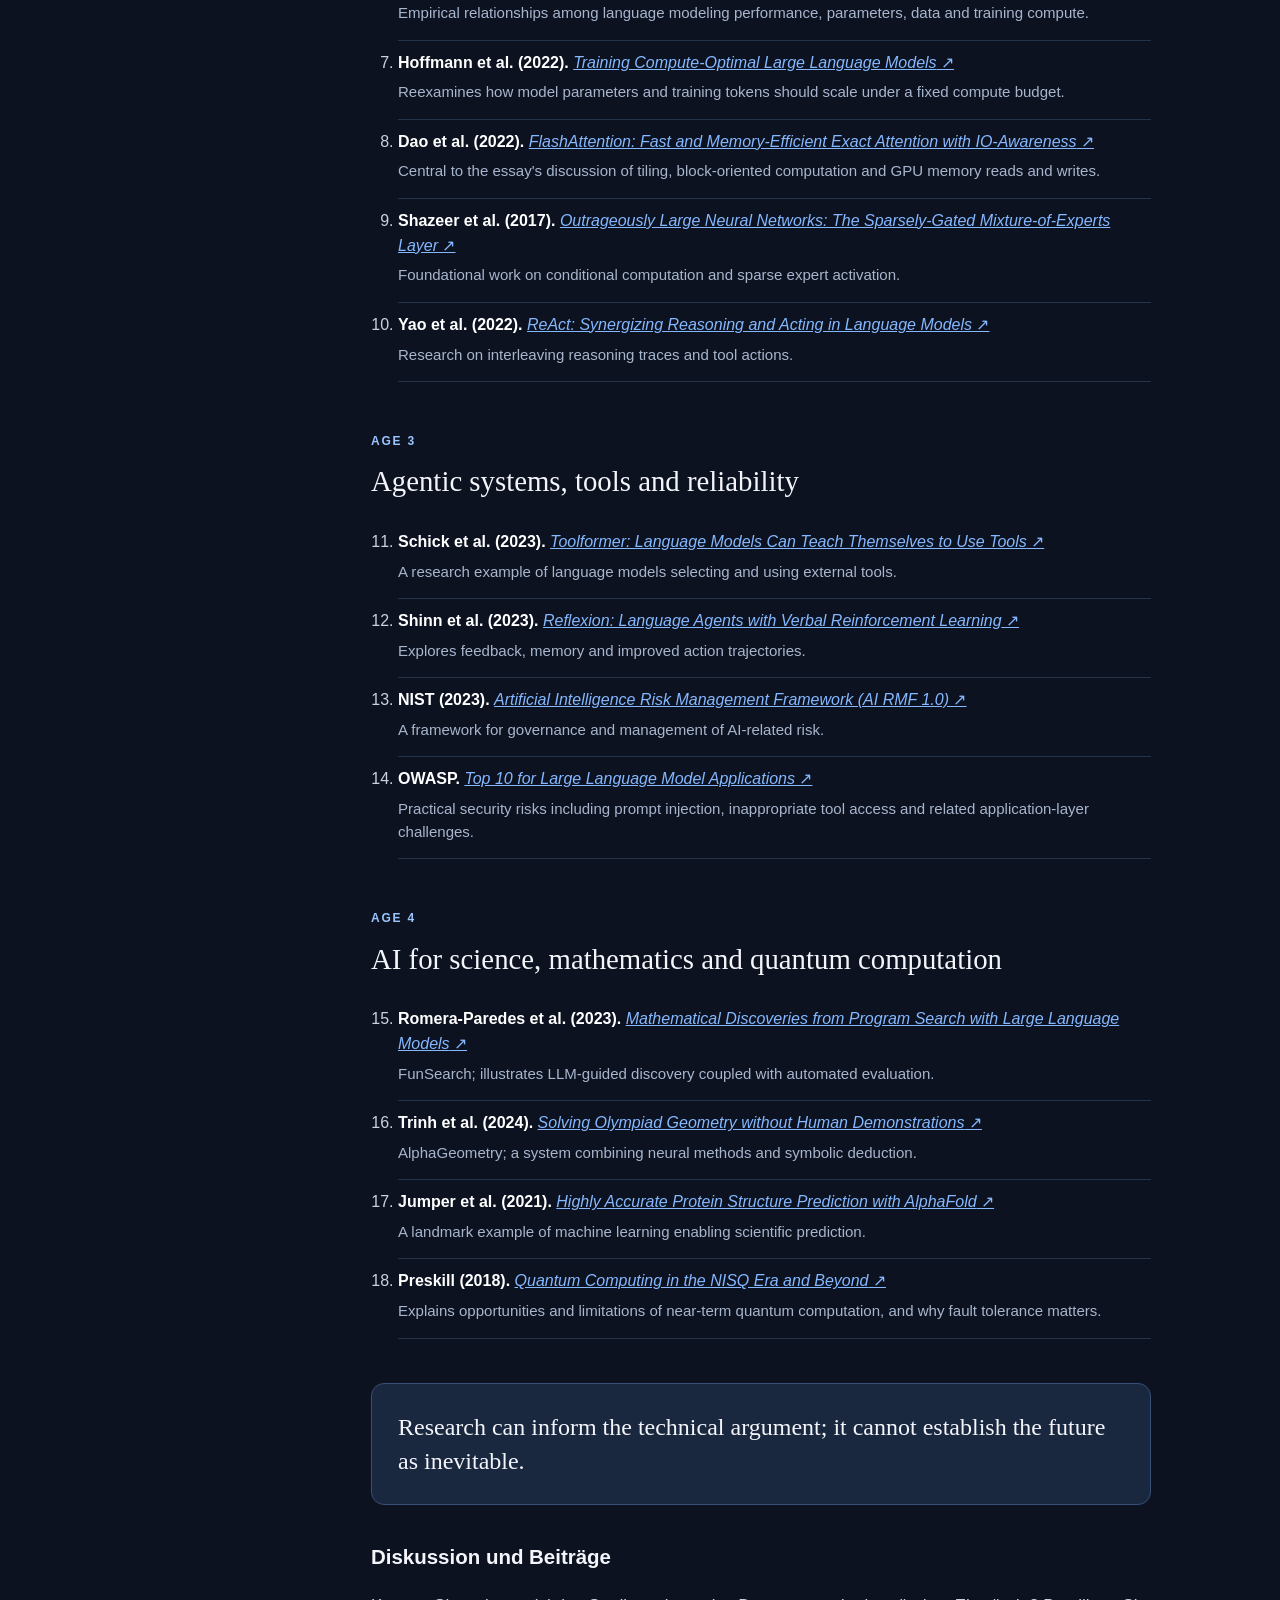
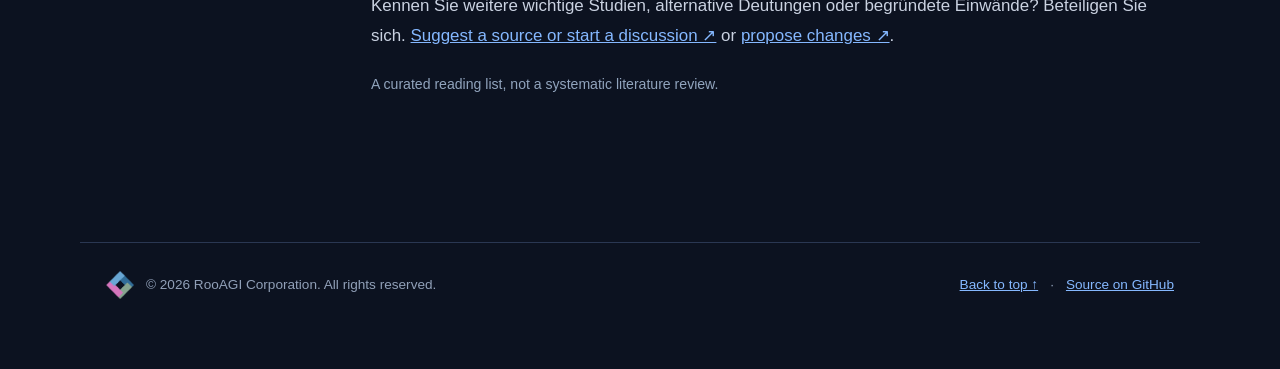
<file: de.html>
<!doctype html>
<html lang="de"><head><meta charset="utf-8"><meta name="viewport" content="width=device-width,initial-scale=1"><meta name="theme-color" content="#101523">
<meta name="description" content="The Four Ages of AI: From Machine Intelligence to Human Reinvention. An essay on architectures, parallel computing, agentic systems and scientific discovery.">
<meta property="og:title" content="The Four Ages of AI"><meta property="og:description" content="From Machine Intelligence to Human Reinvention"><meta property="og:type" content="article">
<title>Die vier Zeitalter der KI — RooAGI</title>
<style>
:root{color-scheme:dark;--bg:#0c1220;--card:#141d31;--ink:#f4f5fa;--muted:#a9b4ca;--line:#2a3752;--accent:#85b8ff}
*{box-sizing:border-box}html{scroll-behavior:smooth}body{margin:0;background:var(--bg);color:var(--ink);font-family:Inter,ui-sans-serif,-apple-system,BlinkMacSystemFont,"Segoe UI",sans-serif;line-height:1.78}
body:before{content:"";position:absolute;top:0;left:0;right:0;height:670px;pointer-events:none;background:radial-gradient(ellipse at 70% 5%,#20345b 0%,transparent 60%)}
header,main,footer{position:relative}a{color:var(--accent)}a:focus-visible,button:focus-visible{outline:3px solid #77c7ff;outline-offset:4px}button{cursor:pointer}
.top{position:sticky;top:0;z-index:10;background:#0c1220e8;backdrop-filter:blur(16px);border-bottom:1px solid var(--line)}
.bar{max-width:1180px;margin:auto;padding:12px 26px;display:flex;align-items:center;justify-content:space-between;gap:12px}.brand{color:white;text-decoration:none;letter-spacing:.14em;font-size:.77rem;font-weight:800}.bar nav{display:flex;gap:18px;flex-wrap:wrap}.bar nav a{font-size:.8rem;color:var(--muted);text-decoration:none}.bar nav a:hover{color:white}
.progress{position:absolute;bottom:-2px;left:0;width:0;height:2px;background:#77c7ff;transition:width .1s}
.hero{max-width:1120px;margin:auto;padding:95px 26px 88px}.eyebrow{font-size:.73rem;color:#96c7ff;letter-spacing:.19em;text-transform:uppercase;font-weight:750}.hero h1{font-family:Georgia,serif;font-size:clamp(3.5rem,8.2vw,7.1rem);line-height:1.03;letter-spacing:-.055em;margin:23px 0;max-width:980px}.hero h1 em{font-weight:400;color:#94bdff}.subtitle{font-size:clamp(1.15rem,2.4vw,1.6rem);color:#c2cbda;max-width:740px;line-height:1.55}.byline{margin-top:34px;color:var(--muted);font-size:.88rem}.hero-line{height:1px;background:linear-gradient(90deg,#88b9ff,transparent);margin-top:67px}
.layout{max-width:1180px;margin:0 auto;display:grid;grid-template-columns:230px minmax(0,1fr);gap:65px;padding:0 26px}.sidebar{align-self:start;position:sticky;top:90px;padding:28px 0}.sidebar small{color:#9aa7bb;letter-spacing:.13em;font-weight:bold;text-transform:uppercase}.sidebar a{display:block;color:#aebbd0;text-decoration:none;font-size:.89rem;line-height:1.4;padding:11px 0;border-bottom:1px solid var(--line)}.sidebar a:hover{color:#9bc8ff}
.prose{max-width:780px;padding-bottom:100px}.prose h2{font-family:Georgia,serif;letter-spacing:-.035em;line-height:1.2;font-size:clamp(2.3rem,5vw,3.7rem);margin:95px 0 12px}.prose h3{font-size:1.28rem;line-height:1.35;margin-top:38px}.prose p{color:#cad2e1;font-size:1.06rem;margin:20px 0}.prose strong{color:#fff}.prose blockquote{margin:36px 0;padding:14px 0 14px 25px;border-left:3px solid #8dbdff;font:italic 1.45rem/1.48 Georgia,serif;color:#e9effc}
.stage-num{letter-spacing:.15em;font-weight:800;text-transform:uppercase;font-size:.75rem;color:#9bc5ff}.chapter{border-top:1px solid var(--line);scroll-margin-top:90px}.chapter .lead{font-size:1.24rem;color:#ebeff9}.grid{display:grid;grid-template-columns:repeat(2,1fr);gap:14px;margin:35px 0}.tile{background:var(--card);border:1px solid var(--line);border-radius:12px;padding:21px;text-decoration:none;color:white;transition:transform .15s,border-color .15s}.tile:hover{transform:translateY(-4px);border-color:#689fea}.tile small{color:#8fbaff;letter-spacing:.12em}.tile b{font:normal 1.3rem Georgia,serif;display:block;margin:7px 0}.tile span{font-size:.87rem;color:#acb7cc;line-height:1.5;display:block}
.pull{border:1px solid #385075;border-radius:13px;padding:26px;background:#19273f;margin:35px 0;font-family:Georgia,serif;font-size:1.5rem;line-height:1.43}
.chart{display:flex;align-items:center;justify-content:space-between;gap:6px;margin:32px 0;flex-wrap:wrap}.chart span{background:#17243a;padding:12px 13px;border:1px solid #385075;border-radius:8px;font-size:.8rem}.chart i{color:#78b9ff;font-style:normal}
hr{border:0;border-top:1px solid var(--line);margin:55px 0}
footer{border-top:1px solid var(--line);max-width:1120px;margin:auto;padding:28px 26px 70px;color:#91a0b8;font-size:.85rem;display:flex;justify-content:space-between;flex-wrap:wrap;gap:20px}
@media(max-width:800px){.layout{display:block}.sidebar{position:static;display:flex;gap:12px;overflow-x:auto;padding:5px 0 30px}.sidebar small{display:none}.sidebar a{white-space:nowrap;border:1px solid var(--line);border-radius:25px;padding:8px 14px}.hero{padding-top:55px;padding-bottom:40px}.hero h1{font-size:clamp(3rem,13vw,5rem)}.bar nav{gap:9px}.bar nav a{font-size:.72rem}.grid{grid-template-columns:1fr}.prose h2{margin-top:60px}.chart{display:block}.chart span{display:block;margin:7px 0}.chart i{display:block;text-align:center}}
@media(prefers-reduced-motion:reduce){html{scroll-behavior:auto}*{transition:none!important}}
.brand{display:inline-flex;align-items:center;gap:10px}.brand img{object-fit:contain}.brand small{font-size:.67rem;color:#9bb0cc}.old-ai{position:relative;display:inline-block;color:#8192b1;opacity:.66}.old-ai::after{content:"";position:absolute;top:51%;left:-6%;right:-6%;height:8px;background:#d37cbf;border-radius:20px;transform:rotate(-13deg)}.new-si{display:inline-block;color:#91c9f3;margin-left:.17em;text-shadow:0 0 32px #5b9de755}.si-expansion{color:#b0c4dd;margin-top:-8px;font-size:1.02rem;letter-spacing:.02em}.si-expansion strong{color:#a7dcff}footer span{display:flex;gap:12px;align-items:center}footer img{object-fit:contain}#references{padding-bottom:25px}@media(max-width:650px){.brand small{display:none}.old-ai::after{height:5px}}
.reference-group{margin:44px 0}.reference-group h3{font:normal 1.8rem/1.3 Georgia,serif;margin:9px 0 19px}.reference-group ol{padding-left:27px}.reference-group li{padding:10px 0 15px;color:#cad2e1;font-size:1rem;border-bottom:1px solid #26344a;line-height:1.55}.reference-group li strong{color:#fff}.ref-description{display:block;color:#a8b6cd;margin-top:5px;font-size:.94rem}.reference-note{font-size:.88rem!important;color:#91a4bd!important}#references{scroll-margin-top:90px}
.language-menu{position:relative;flex:none}.language-menu summary{display:grid;place-items:center;width:39px;height:39px;cursor:pointer;border:1px solid #395075;border-radius:9px;background:#15233c;color:#eaf5ff;list-style:none}.language-menu summary::-webkit-details-marker{display:none}.language-menu summary:hover,.language-menu[open] summary{background:#263957;border-color:#88b8e5}.language-menu summary:focus-visible{outline:2px solid #a9d9ff;outline-offset:3px}.language-menu summary svg{width:21px;height:21px;stroke:currentColor;fill:none;stroke-width:1.8;stroke-linecap:round;stroke-linejoin:round}.language-options{position:absolute;right:0;top:calc(100% + 9px);width:190px;z-index:1000;padding:7px;background:#15233c;border:1px solid #405477;border-radius:12px;box-shadow:0 15px 40px #0009}.language-options a{display:block;padding:9px 12px;border-radius:7px;color:#eaf5ff;text-decoration:none;font-size:.89rem}.language-options a:hover,.language-options a:focus-visible{background:#284366;color:#fff}.language-options a[aria-current="page"]{background:#203750;color:#a9d9ff;font-weight:700}@media(max-width:820px){.language-menu{margin-left:auto}}
.bar{gap:16px}.bar nav{flex:1;justify-content:flex-end}.lang-label select{border:1px solid #395075;border-radius:7px;background:#15233c;color:#edf5ff;font:inherit;font-size:.83rem;padding:7px 24px 7px 10px;max-width:145px}.sr-only{position:absolute;width:1px;height:1px;overflow:hidden;clip:rect(0,0,0,0)}@media(max-width:820px){.bar{flex-wrap:wrap}.bar nav{order:3;flex-basis:100%;justify-content:flex-start;overflow:auto}.lang-label{margin-left:auto}}
</style><!-- Google tag (gtag.js) -->
<script async src="https://www.googletagmanager.com/gtag/js?id=G-PPGWN27GMW"></script>
<script>
  window.dataLayer = window.dataLayer || [];
  function gtag(){dataLayer.push(arguments);}
  gtag('js', new Date());
  gtag('config', 'G-PPGWN27GMW');
</script>
</head><body>
<div class="top"><div class="bar"><a class="brand" href="#top"><img src="docs/assets/rooagi-logo.png" width="34" height="34" alt="RooAGI"> <span>ROOAGI <small> / FOUR AGES</small></span></a><nav aria-label="Primary"><a href="#framework">Einführung</a><a href="#stage1">01</a><a href="#stage2">02</a><a href="#stage3">03</a><a href="#stage4">04</a><a href="#conclusion">05</a><a href="#references">Quellen</a></nav><details class="language-menu"><summary aria-label="Choose language" title="Choose language"><svg viewBox="0 0 24 24" aria-hidden="true"><circle cx="12" cy="12" r="9"></circle><path d="M3 12h18M12 3c3 3 4.5 6 4.5 9S15 18 12 21M12 3c-3 3-4.5 6-4.5 9S9 18 12 21"></path></svg></summary><div class="language-options" role="navigation" aria-label="Languages"><a href="index.html">English</a><a href="zh.html">简体中文</a><a href="es.html">Español</a><a href="fr.html">Français</a><a href="de.html" aria-current="page">Deutsch</a><a href="ja.html">日本語</a><a href="ko.html">한국어</a></div></details></div><div class="progress" id="progress"></div></div>
<header id="top" class="hero"><div class="eyebrow">ROOAGI · DE</div><h1>Die vier Zeitalter der KI<br><span class="old-ai">AI</span><span class="new-si">SI</span></h1><p class="si-expansion">Von künstlicher Intelligenz zur Superintelligenz</p><p class="subtitle">Von maschineller Intelligenz zur Neuerfindung des Menschen</p><div class="byline">RooAGI Corporation · 2026</div><div class="hero-line"></div></header>
<div class="layout"><aside class="sidebar" aria-label="Contents"><small>Einführung</small><a href="#framework">Einführung</a><a href="#stage1">Das Zeitalter der Alchemie</a><a href="#stage2">Das Zeitalter großer Sprachmodelle</a><a href="#stage3">Das Zeitalter agentischer Systeme</a><a href="#stage4">Das Zeitalter wissenschaftlicher Renaissance</a><a href="#conclusion">Die Neuerfindung des Menschen</a><a href="#references">Quellen</a></aside>
<main class="prose"><section id="framework" class=""><span class="stage-num">Einführung</span><h2>Intelligenz ist mehr als eine weitere Softwarerevolution</h2><p class="lead">KI-Fortschritt wird häufig anhand von Benchmarks, Parameterzahlen und den Kosten von Grafikprozessoren beschrieben. Doch die tiefere Umwälzung betrifft die Architektur des Rechnens, die Ökonomie der Software, das Verhältnis zwischen Mensch und Maschine und womöglich die Entstehung wissenschaftlicher Erkenntnis.</p><p>Ich unterscheide vier sich überschneidende Zeitalter. In jeder Phase wird eine bislang knappe Fähigkeit leichter verfügbar, während ein neuer Engpass sichtbar wird. Zugleich entsteht eine neue menschliche Frage: Was bleibt wertvoll, wenn Maschinen immer mehr leisten können?</p><p>Das ist kein zwangsläufiger Geschichtsverlauf. Das zweite Zeitalter dauert an, das dritte zeichnet sich ab, und das vierte ist eine Hypothese für die kommenden zwanzig Jahre.</p></section><section id="stage1" class="chapter"><span class="stage-num">01</span><h2>Das Zeitalter der Alchemie</h2><p class="lead">Vor der Veröffentlichung der Transformer-Architektur im Jahr 2017 war Deep Learning von spezialisierten Ansätzen geprägt. Convolutional Neural Networks nutzten räumliche Strukturen für Bildverarbeitung, rekurrente Netze und LSTMs modellierten zeitliche Abhängigkeiten durch fortlaufende Zustandsänderungen. Encoder-Decoder-Systeme unterstützten Übersetzung, während GANs, Autoencoder und Reinforcement Learning andere Aufgaben verfolgten.</p><p>Der Begriff Alchemie soll die Mathematik dieser Forschung nicht herabsetzen. Er beschreibt, wie stark Erfolge von experimentell kombinierten Architekturen, Trainingszielen und Optimierungsstrategien abhingen. Fortschritte in einem Gebiet ließen sich nicht ohne Weiteres auf ein anderes übertragen.</p><p>Attention Is All You Need stellte 2017 einen Wendepunkt dar. Selbstaufmerksamkeit bildet die Darstellung eines Tokens aus Beziehungen zu anderen Positionen, ohne beim Training eine Kette rekurrenter Zustandsaktualisierungen durchlaufen zu müssen. Die Architektur passt damit besonders gut zu parallelen Beschleunigern.</p><p>Transformer erfanden nicht die Aufmerksamkeit und ersetzten nicht sämtliche Spezialnetze. Sie schufen jedoch eine wiederverwendbare Grundlage, um die sich Daten, Werkzeuge, Forschung und Hardwareinvestitionen bündeln konnten.</p><p>Die menschliche Frage blieb offen: Bedeutet die Nachahmung intelligenten Verhaltens auch Verstehen? Erfolg in Wahrnehmung, Sprache und Vorhersage beweist für sich genommen kein menschenähnliches Verständnis.</p></section><section id="stage2" class="chapter"><span class="stage-num">02</span><h2>Das Zeitalter großer Sprachmodelle</h2><p class="lead">Große Sprachmodelle entstanden aus dem Zusammenspiel skalierbarer Lernarchitekturen, riesiger Datenmengen und massiv paralleler Rechensysteme. Der ursprüngliche Transformer war ein Encoder-Decoder-Modell. Später entwickelten sich Encoder-Modelle, kombinierte Systeme und autoregressive Decoder-Only-Modelle, die durch Vorhersage des nächsten Tokens Sprache und Code erzeugen.</p><p>Rekurrente Netze berechnen Zustände, die jeweils vom vorherigen abhängen. Das begrenzt Parallelität entlang einer Sequenz. Transformer können große Teile von Training und Prompt-Verarbeitung als Matrix- und Tensoroperationen über viele Positionen gleichzeitig ausführen: eine Verschiebung von sequenzieller Zustandsverarbeitung zu blockorientierter Parallelität.</p><p>Dabei ist Präzision wichtig. Blockverfahren, GPU-Parallelität, Speicherhierarchien und wahlfreier Speicherzugriff existierten lange vor Transformern. Neu war die enge Verbindung solcher Rechenmuster mit einer vielseitigen Architektur für Sprachlernen.</p><p>Leistung wird nicht nur durch arithmetische Operationen bestimmt. Der Transport von Gewichten, Aktivierungen und Cache-Daten zwischen Hochbandbreitenspeicher und schnelleren lokalen Speichern kostet Zeit und Energie. Gekachelte Matrixmultiplikation, Kernel-Fusion, geringere Präzision und FlashAttention reduzieren unnötige Datenbewegungen.</p><p>Bei der autoregressiven Erzeugung bleibt eine sequenzielle Abhängigkeit: Das nächste unbekannte Token wird normalerweise erst nach dem vorherigen berechnet. Training und Verarbeitung der Eingabe sind stärker parallelisierbar als die Ausgabe Token für Token. Deshalb bleiben KV-Cache, Bandbreite, Latenz und Energieverbrauch zentrale Herausforderungen.</p><p>Neue Reasoning-Verfahren verbinden Planung, externe Werkzeuge, Prüfung und Überarbeitung zu längeren Handlungs- und Denkverläufen. Mehr Schritte garantieren keine Korrektheit: Fehler können sich verstärken und externe Quellen können unzuverlässig sein.</p><p>Auch physische und wirtschaftliche Grenzen zählen: Stromversorgung, Kühlung, Chips, Netze und Kapital. In Unternehmen erschweren Altsysteme, Berechtigungen, sensible Daten und Ausnahmeprozesse die Einführung. Ein hoher Benchmark-Wert ist kein Beleg für zuverlässige Geschäftsergebnisse.</p><p>Für Menschen entstehen Fragen nach Authentizität und Urteilsvermögen. Sprachlich überzeugende Antworten können Wissen zugänglicher machen, aber auch dazu verführen, das Überprüfen von Annahmen auszulagern.</p></section><section id="stage3" class="chapter"><span class="stage-num">03</span><h2>Das Zeitalter agentischer Systeme</h2><p class="lead">Das dritte Zeitalter bedeutet nicht bloß, dass Sprachmodelle Werkzeuge verwenden. Rechner könnten sich künftig an Zielen, dauerhaftem Kontext und verlässlich ausgeführten Aktionen orientieren. Ein Mensch beschreibt die Absicht, ein Agent plant Schritte, nutzt Dienste und prüft Ergebnisse.</p><p>Personal Computer könnten wieder wichtiger werden. Modellgewichte, Aufmerksamkeits-Caches und Langzeitkontext erhöhen die Anforderungen an Speicherkapazität und Bandbreite. CPUs, GPUs und KI-Beschleuniger könnten enger mit gemeinsamem Speicher kooperieren, ohne zu identischen Prozessoren zu verschmelzen.</p><p>Betriebssysteme könnten Agentenidentität, Berechtigungen, Kontextgedächtnis, Modellplanung und Wiederaufnahme von Aufgaben verwalten. Lokale Modelle bieten Datenschutz, kurze Latenz und Offline-Betrieb; Cloud-Modelle liefern zusätzliche Rechenleistung. Beide können sich ergänzen.</p><p>Vibe Coding senkt die Kosten, aus Anforderungen Software zu erstellen. Das könnte nutzerbasierte SaaS-Geschäftsmodelle infrage stellen. Zuverlässige Unternehmenssoftware bleibt trotzdem wertvoll, weil Datenintegrität, Compliance, Integration und Wartung anspruchsvoll bleiben.</p><p>Autonome Ausführung verlangt zweckgebundene Zugangsdaten, ausdrückliche Genehmigungen, isolierte Abläufe, überprüfbare Protokolle, Idempotenz und Fehlerbehandlung. E-Mails, Webseiten und Werkzeugausgaben sind zunächst nicht vertrauenswürdige Daten, keine Anweisungen mit übertragener Autorität.</p><p>Wenn Agenten mehr Code, Texte und Nachrichten erzeugen, als Menschen prüfen können, wird Information reichlich vorhanden sein. Herkunft, Verifikation und Vertrauen werden knapp.</p><p>Die menschliche Leitfrage lautet Selbstbestimmung. Die Delegation wiederkehrender Arbeit kann Freiheit schaffen, die unkontrollierte Delegation von Zielen und Werturteilen dagegen Freiheit mindern. Arbeit stiftet nicht nur Einkommen, sondern auch Identität und Sinn.</p></section><section id="stage4" class="chapter"><span class="stage-num">04</span><h2>Das Zeitalter wissenschaftlicher Renaissance</h2><p class="lead">Das vierte Zeitalter ist eine Möglichkeit für die nächsten zwanzig Jahre, keine sichere Vorhersage. Bisher wurden KI-Systeme mithilfe menschlicher Entdeckungen in Mathematik und Physik entwickelt. Künftig könnten sie selbst an neuen mathematischen Ideen, physikalischen Theorien und Technologien mitwirken.</p><p>Die Optimierung eines vorhandenen Algorithmus unterscheidet sich grundlegend von der Erfindung einer neuen mathematischen Abstraktion. Analysis, Geometrie und Algebra ermöglichten Fragen, die zuvor nicht formulierbar waren. KI unterstützt bereits das Finden von Vermutungen, die Optimierung von Algorithmen und formale Beweise.</p><p>In der Physik reicht mathematische Widerspruchsfreiheit nicht aus. Mehrere Theorien können zu denselben Messwerten passen. Erforderlich sind Experimente, die Hypothesen unterscheiden, präzise Messungen und unabhängige Replikation.</p><p>Automatisierte Labore könnten Hypothesen, Versuchsplanung, Datenerhebung und Modellkorrektur schneller verbinden. Werkstoffforschung, Chemie und Energie könnten profitieren. Eine neue fundamentale Physik in der Größenordnung von Relativität oder Quantenmechanik ist jedoch keineswegs garantiert.</p><p>Fehlertolerantes Quantenrechnen könnte künftig bestimmte Simulationen in Chemie und Materialphysik unterstützen, klassische Computer aber nicht generell ersetzen. Photonik, neuromorphe Systeme und neue Speichertechnologien könnten ebenfalls neue Wege eröffnen.</p><p>Eine Rückkopplung zwischen KI, Entdeckungen und neuer Rechentechnik ist denkbar, bleibt jedoch an physikalische Machbarkeit, Instrumente, Energie und Fertigung gebunden.</p><p>Wenn Maschinen wissenschaftliche Ergebnisse erzeugen, die einzelne Forschende kaum mehr überblicken können, wachsen unsere Möglichkeiten womöglich schneller als unser Verständnis. Was machbar ist, bestimmt nicht automatisch, was verantwortbar ist.</p></section><section id="conclusion" class="chapter"><span class="stage-num">05</span><h2>Was bleibt dem Menschen, wenn Intelligenz reichlich verfügbar wird?</h2><p class="lead">Die vier Zeitalter zeigen ein Muster wechselnder Knappheit: zunächst fehlten allgemein einsetzbare Lernarchitekturen; dann wurden Rechenkosten, Speicherbewegungen und Zuverlässigkeit sichtbar; danach rücken Vertrauen und menschliche Handlungsfreiheit in den Mittelpunkt; zuletzt könnten empirische Wahrheit und verantwortliche Zielsetzung entscheidend werden.</p><p>Diese Entwicklung ist nicht zwangsläufig. Die Phasen überlappen sich und künftige Systeme könnten sich von heutigen Transformern und GPU-Konzepten deutlich unterscheiden. Das dritte Zeitalter entsteht erst, das vierte ist spekulativ.</p><p>Wachsende Fähigkeiten von Maschinen machen Menschen nicht zwangsläufig bedeutungslos. Kreativität, Beziehungen, Verantwortung, Neugier und Sinn lassen sich nicht in Benchmark-Werte übersetzen.</p><p>Das erste Zeitalter fragte, wie Maschinen lernen können. Das zweite fragt, wie weit sich ihre Intelligenz skalieren lässt. Das dritte fragt, wie Gesellschaft mit allgegenwärtiger Intelligenz umgehen soll. Das vierte könnte fragen, wie wir Sinn definieren, wenn Maschinen Partner wissenschaftlicher Entdeckung werden.</p><p>Vielleicht besteht die wichtigste Folge intelligenter Maschinen darin, dass wir tiefer darüber nachdenken müssen, was es heißt, Mensch zu sein.</p></section><section id="references" class="chapter references-chapter"><span class="stage-num">05 · Forschung und Quellen</span><h2>Quellen</h2><p class="lead">Eine nach den vier Zeitaltern geordnete Literaturliste.</p><p>Die Studien liefern technischen Hintergrund, beweisen aber nicht, dass das Modell der vier Zeitalter oder seine Vorhersagen zwangsläufig eintreten.</p><div class="reference-group"><span class="stage-num">Age 1</span><h3>Architecture and the Transformer transition</h3><ol start="1"><li><strong>Vaswani et al. (2017).</strong> <a href="https://arxiv.org/abs/1706.03762" target="_blank" rel="noopener noreferrer"><em>Attention Is All You Need</em> ↗</a><span class="ref-description">Introduced the Transformer; foundational to the essay's account of architectural convergence and parallelizable sequence modeling.</span></li><li><strong>Sutskever, Vinyals &amp; Le (2014).</strong> <a href="https://arxiv.org/abs/1409.3215" target="_blank" rel="noopener noreferrer"><em>Sequence to Sequence Learning with Neural Networks</em> ↗</a><span class="ref-description">Illustrates recurrent encoder–decoder sequence learning preceding the Transformer.</span></li><li><strong>He et al. (2015).</strong> <a href="https://arxiv.org/abs/1512.03385" target="_blank" rel="noopener noreferrer"><em>Deep Residual Learning for Image Recognition</em> ↗</a><span class="ref-description">An influential example of specialized deep learning architecture in computer vision.</span></li><li><strong>Goodfellow et al. (2014).</strong> <a href="https://arxiv.org/abs/1406.2661" target="_blank" rel="noopener noreferrer"><em>Generative Adversarial Nets</em> ↗</a><span class="ref-description">A representative generative modeling approach from the architecturally diverse era.</span></li></ol></div><div class="reference-group"><span class="stage-num">Age 2</span><h3>LLMs, scaling and parallel computing</h3><ol start="5"><li><strong>Brown et al. (2020).</strong> <a href="https://arxiv.org/abs/2005.14165" target="_blank" rel="noopener noreferrer"><em>Language Models are Few-Shot Learners</em> ↗</a><span class="ref-description">In-context learning and adaptation without conventional per-task training.</span></li><li><strong>Kaplan et al. (2020).</strong> <a href="https://arxiv.org/abs/2001.08361" target="_blank" rel="noopener noreferrer"><em>Scaling Laws for Neural Language Models</em> ↗</a><span class="ref-description">Empirical relationships among language modeling performance, parameters, data and training compute.</span></li><li><strong>Hoffmann et al. (2022).</strong> <a href="https://arxiv.org/abs/2203.15556" target="_blank" rel="noopener noreferrer"><em>Training Compute-Optimal Large Language Models</em> ↗</a><span class="ref-description">Reexamines how model parameters and training tokens should scale under a fixed compute budget.</span></li><li><strong>Dao et al. (2022).</strong> <a href="https://arxiv.org/abs/2205.14135" target="_blank" rel="noopener noreferrer"><em>FlashAttention: Fast and Memory-Efficient Exact Attention with IO-Awareness</em> ↗</a><span class="ref-description">Central to the essay's discussion of tiling, block-oriented computation and GPU memory reads and writes.</span></li><li><strong>Shazeer et al. (2017).</strong> <a href="https://arxiv.org/abs/1701.06538" target="_blank" rel="noopener noreferrer"><em>Outrageously Large Neural Networks: The Sparsely-Gated Mixture-of-Experts Layer</em> ↗</a><span class="ref-description">Foundational work on conditional computation and sparse expert activation.</span></li><li><strong>Yao et al. (2022).</strong> <a href="https://arxiv.org/abs/2210.03629" target="_blank" rel="noopener noreferrer"><em>ReAct: Synergizing Reasoning and Acting in Language Models</em> ↗</a><span class="ref-description">Research on interleaving reasoning traces and tool actions.</span></li></ol></div><div class="reference-group"><span class="stage-num">Age 3</span><h3>Agentic systems, tools and reliability</h3><ol start="11"><li><strong>Schick et al. (2023).</strong> <a href="https://arxiv.org/abs/2302.04761" target="_blank" rel="noopener noreferrer"><em>Toolformer: Language Models Can Teach Themselves to Use Tools</em> ↗</a><span class="ref-description">A research example of language models selecting and using external tools.</span></li><li><strong>Shinn et al. (2023).</strong> <a href="https://arxiv.org/abs/2303.11366" target="_blank" rel="noopener noreferrer"><em>Reflexion: Language Agents with Verbal Reinforcement Learning</em> ↗</a><span class="ref-description">Explores feedback, memory and improved action trajectories.</span></li><li><strong>NIST (2023).</strong> <a href="https://doi.org/10.6028/NIST.AI.100-1" target="_blank" rel="noopener noreferrer"><em>Artificial Intelligence Risk Management Framework (AI RMF 1.0)</em> ↗</a><span class="ref-description">A framework for governance and management of AI-related risk.</span></li><li><strong>OWASP.</strong> <a href="https://genai.owasp.org/llm-top-10/" target="_blank" rel="noopener noreferrer"><em>Top 10 for Large Language Model Applications</em> ↗</a><span class="ref-description">Practical security risks including prompt injection, inappropriate tool access and related application-layer challenges.</span></li></ol></div><div class="reference-group"><span class="stage-num">Age 4</span><h3>AI for science, mathematics and quantum computation</h3><ol start="15"><li><strong>Romera-Paredes et al. (2023).</strong> <a href="https://doi.org/10.1038/s41586-023-06924-6" target="_blank" rel="noopener noreferrer"><em>Mathematical Discoveries from Program Search with Large Language Models</em> ↗</a><span class="ref-description">FunSearch; illustrates LLM-guided discovery coupled with automated evaluation.</span></li><li><strong>Trinh et al. (2024).</strong> <a href="https://doi.org/10.1038/s41586-023-06747-5" target="_blank" rel="noopener noreferrer"><em>Solving Olympiad Geometry without Human Demonstrations</em> ↗</a><span class="ref-description">AlphaGeometry; a system combining neural methods and symbolic deduction.</span></li><li><strong>Jumper et al. (2021).</strong> <a href="https://doi.org/10.1038/s41586-021-03819-2" target="_blank" rel="noopener noreferrer"><em>Highly Accurate Protein Structure Prediction with AlphaFold</em> ↗</a><span class="ref-description">A landmark example of machine learning enabling scientific prediction.</span></li><li><strong>Preskill (2018).</strong> <a href="https://arxiv.org/abs/1801.00862" target="_blank" rel="noopener noreferrer"><em>Quantum Computing in the NISQ Era and Beyond</em> ↗</a><span class="ref-description">Explains opportunities and limitations of near-term quantum computation, and why fault tolerance matters.</span></li></ol></div><div class="pull">Research can inform the technical argument; it cannot establish the future as inevitable.</div><h3>Diskussion und Beiträge</h3><p>Kennen Sie weitere wichtige Studien, alternative Deutungen oder begründete Einwände? Beteiligen Sie sich. <a href="https://github.com/RooAGI/The-Four-Ages-of-AI-From-Machine-Intelligence-to-Human-Reinvention/issues/new">Suggest a source or start a discussion ↗</a> or <a href="https://github.com/RooAGI/The-Four-Ages-of-AI-From-Machine-Intelligence-to-Human-Reinvention/pulls">propose changes ↗</a>.</p><p class="reference-note">A curated reading list, not a systematic literature review.</p></section></main></div><footer><span><img src="docs/assets/rooagi-logo.png" alt="RooAGI" width="28" height="28"> © 2026 RooAGI Corporation. All rights reserved.</span><span><a href="#top">Back to top ↑</a> · <a href="https://github.com/RooAGI/The-Four-Ages-of-AI-From-Machine-Intelligence-to-Human-Reinvention">Source on GitHub</a></span></footer>
<script>const bar=document.getElementById('progress');const update=()=>{const max=document.documentElement.scrollHeight-innerHeight;bar.style.width=(max>0?Math.min(100,scrollY/max*100):0)+'%'};addEventListener('scroll',update,{passive:true});addEventListener('resize',update);update();</script>
</body></html>
</file>
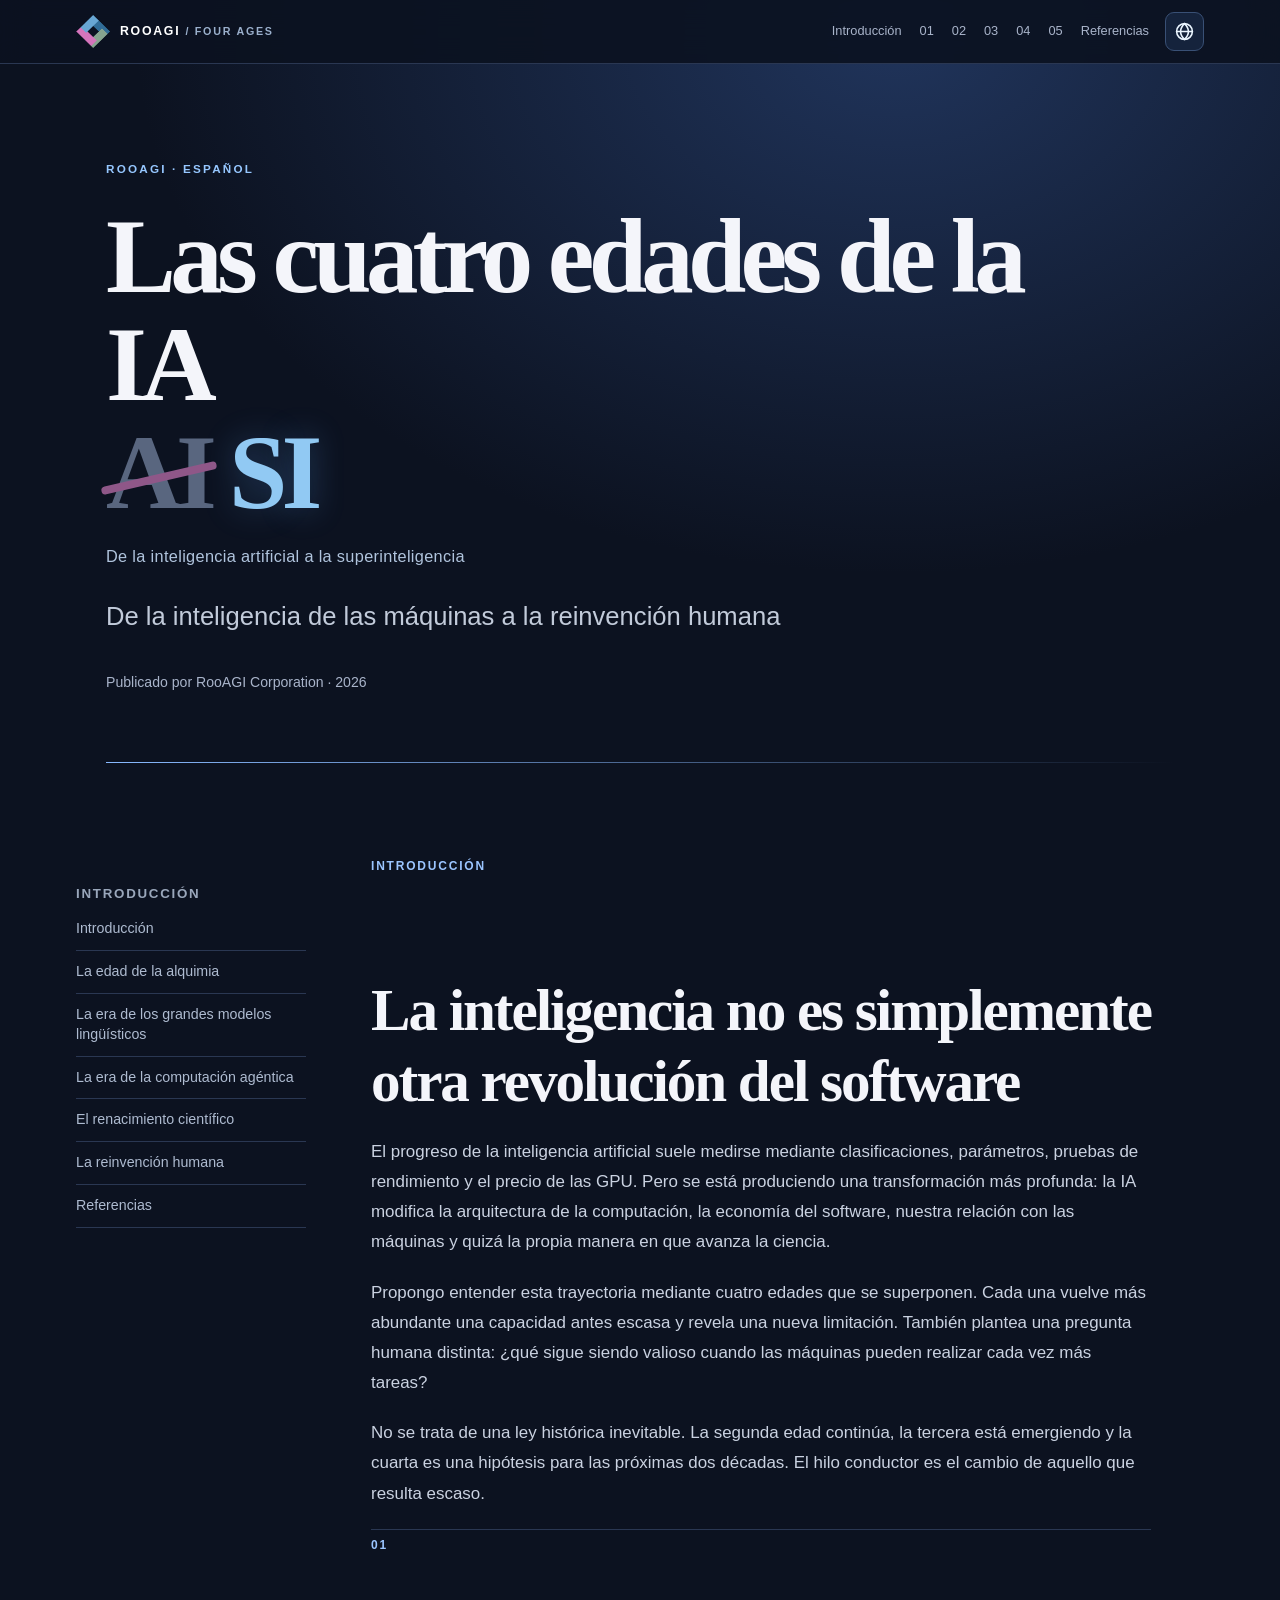
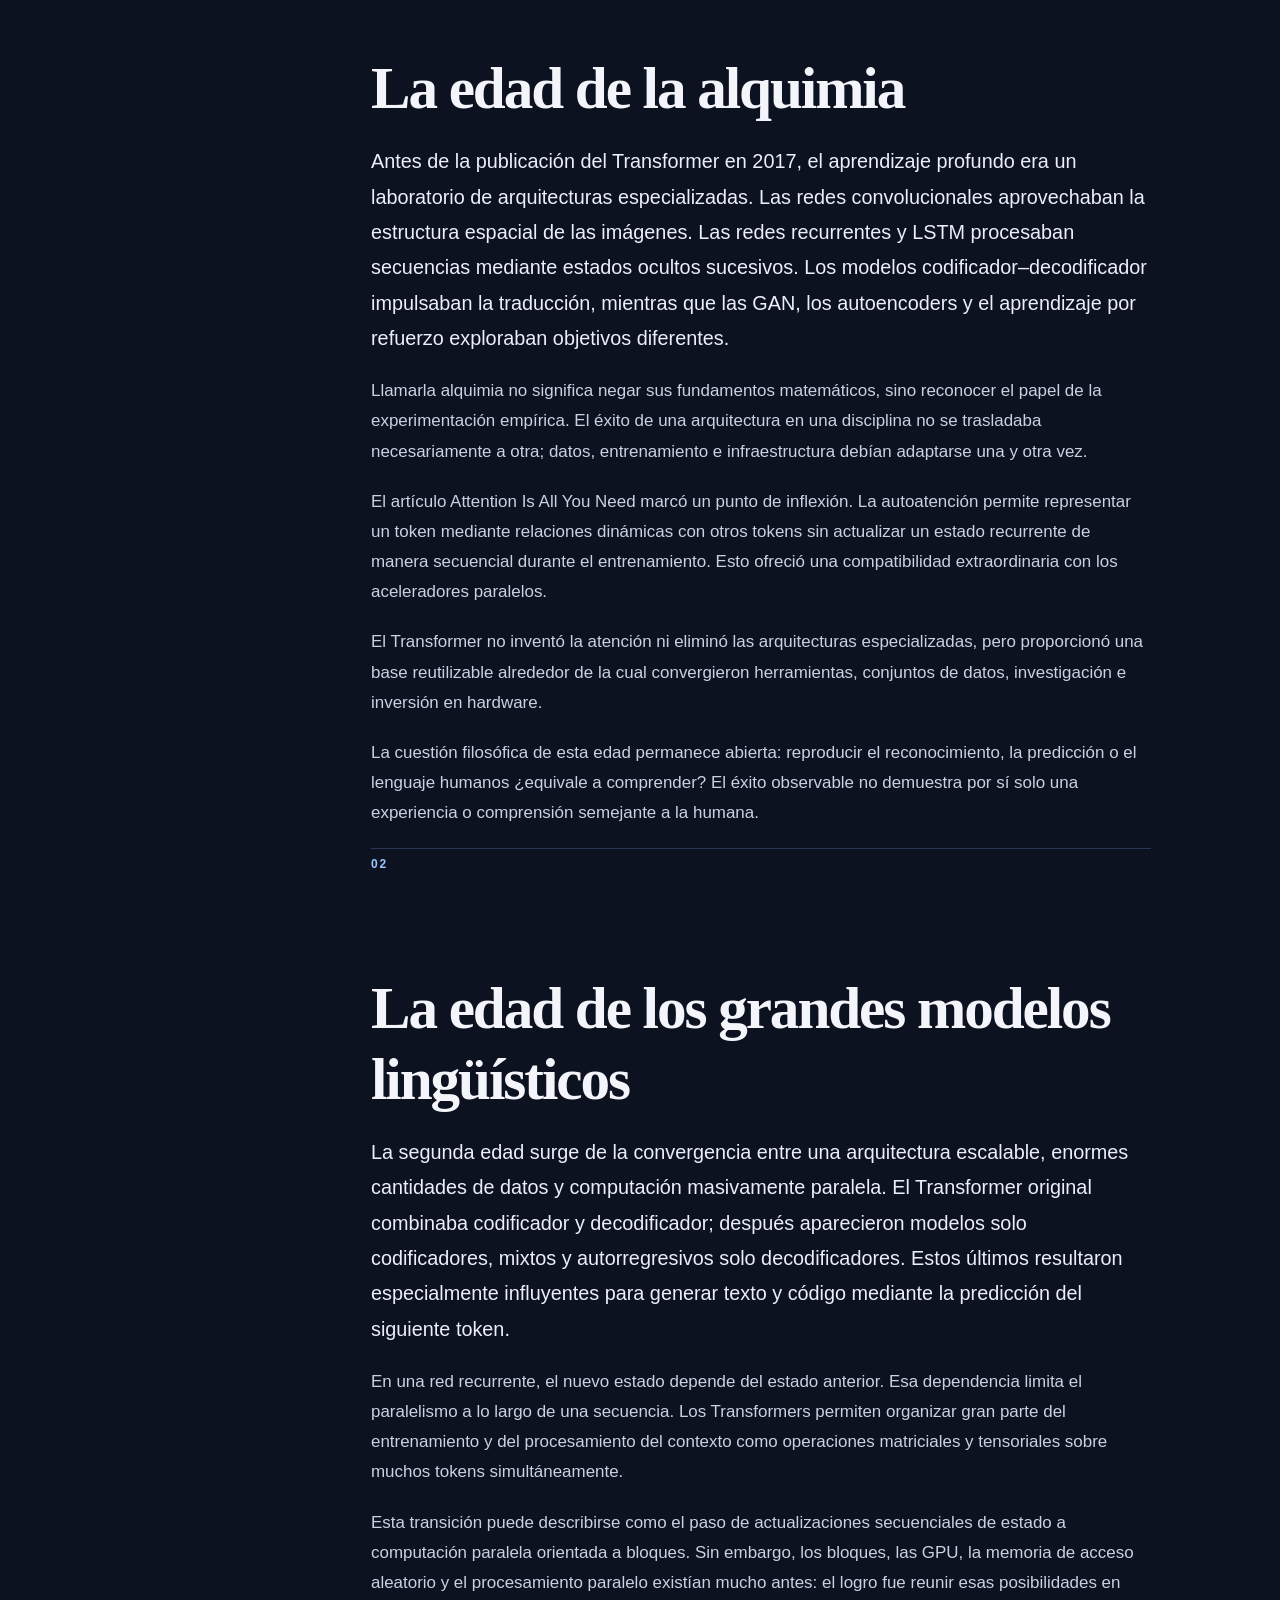
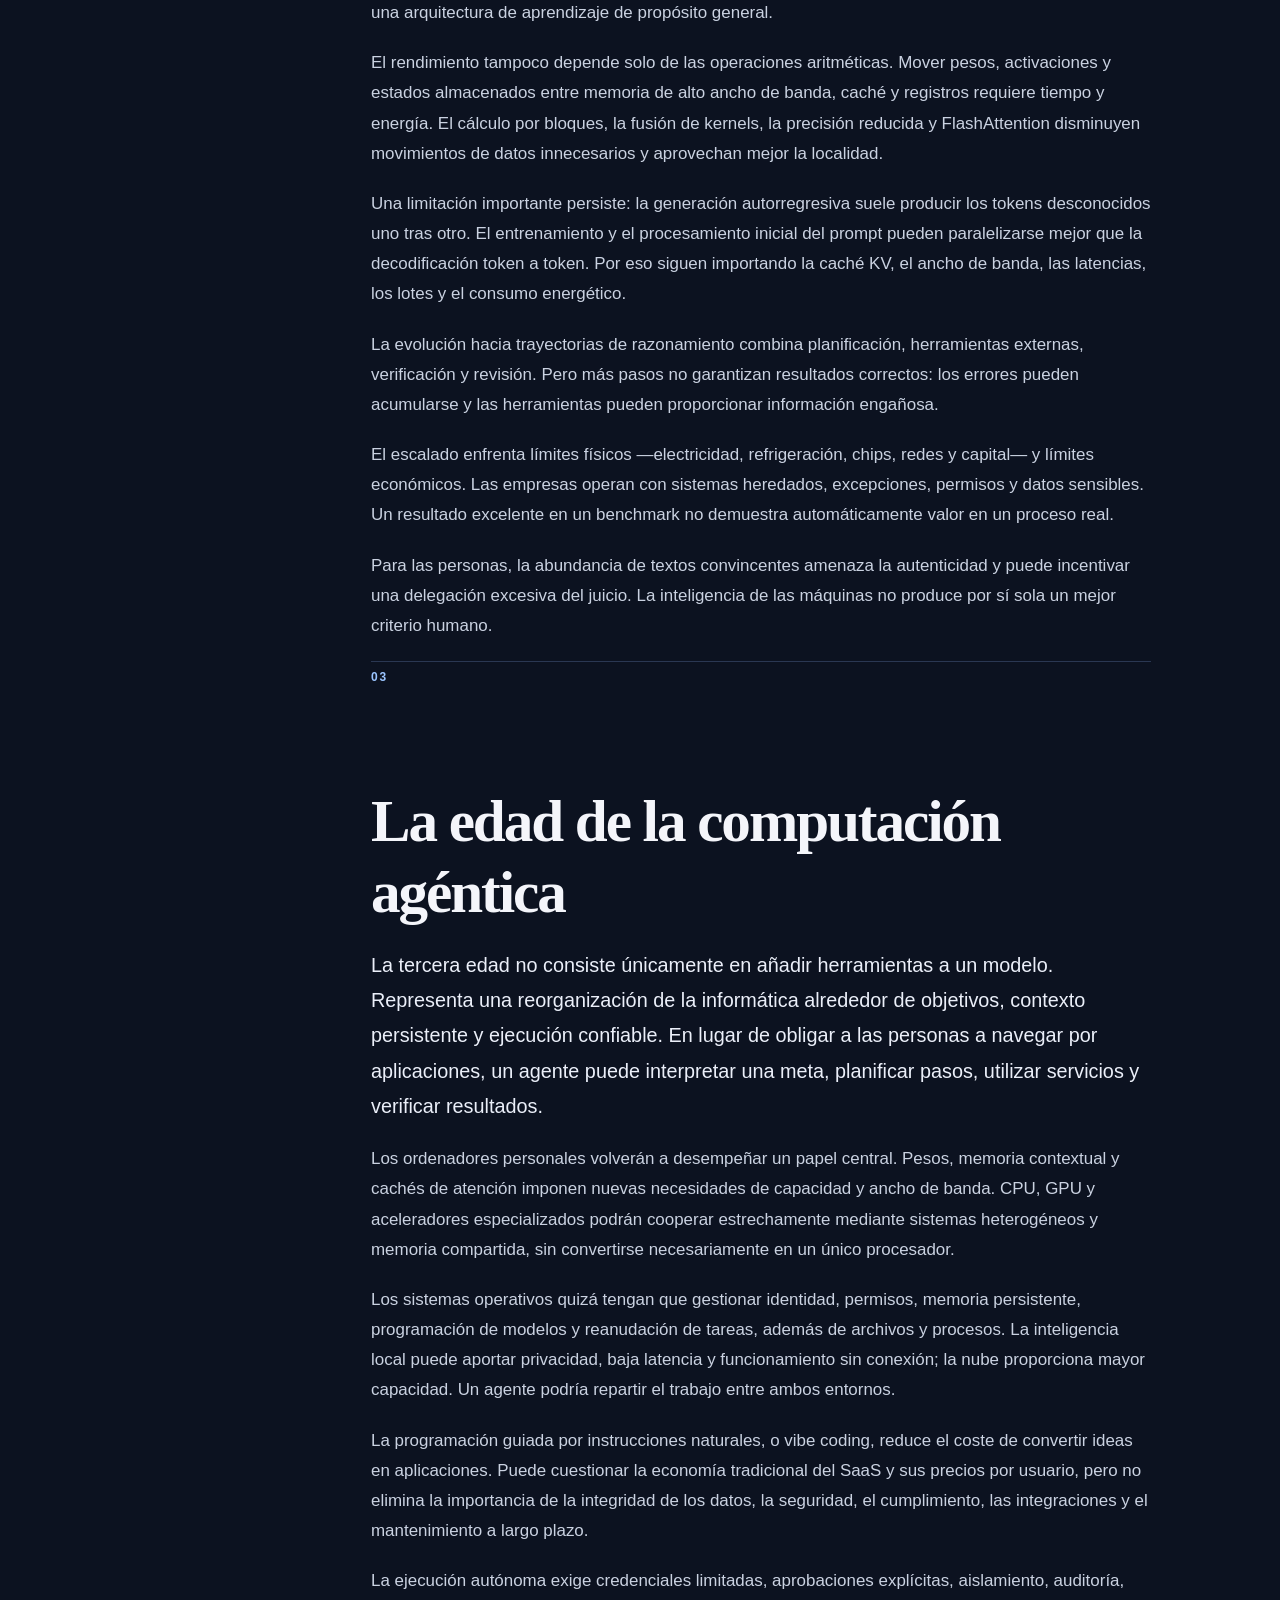
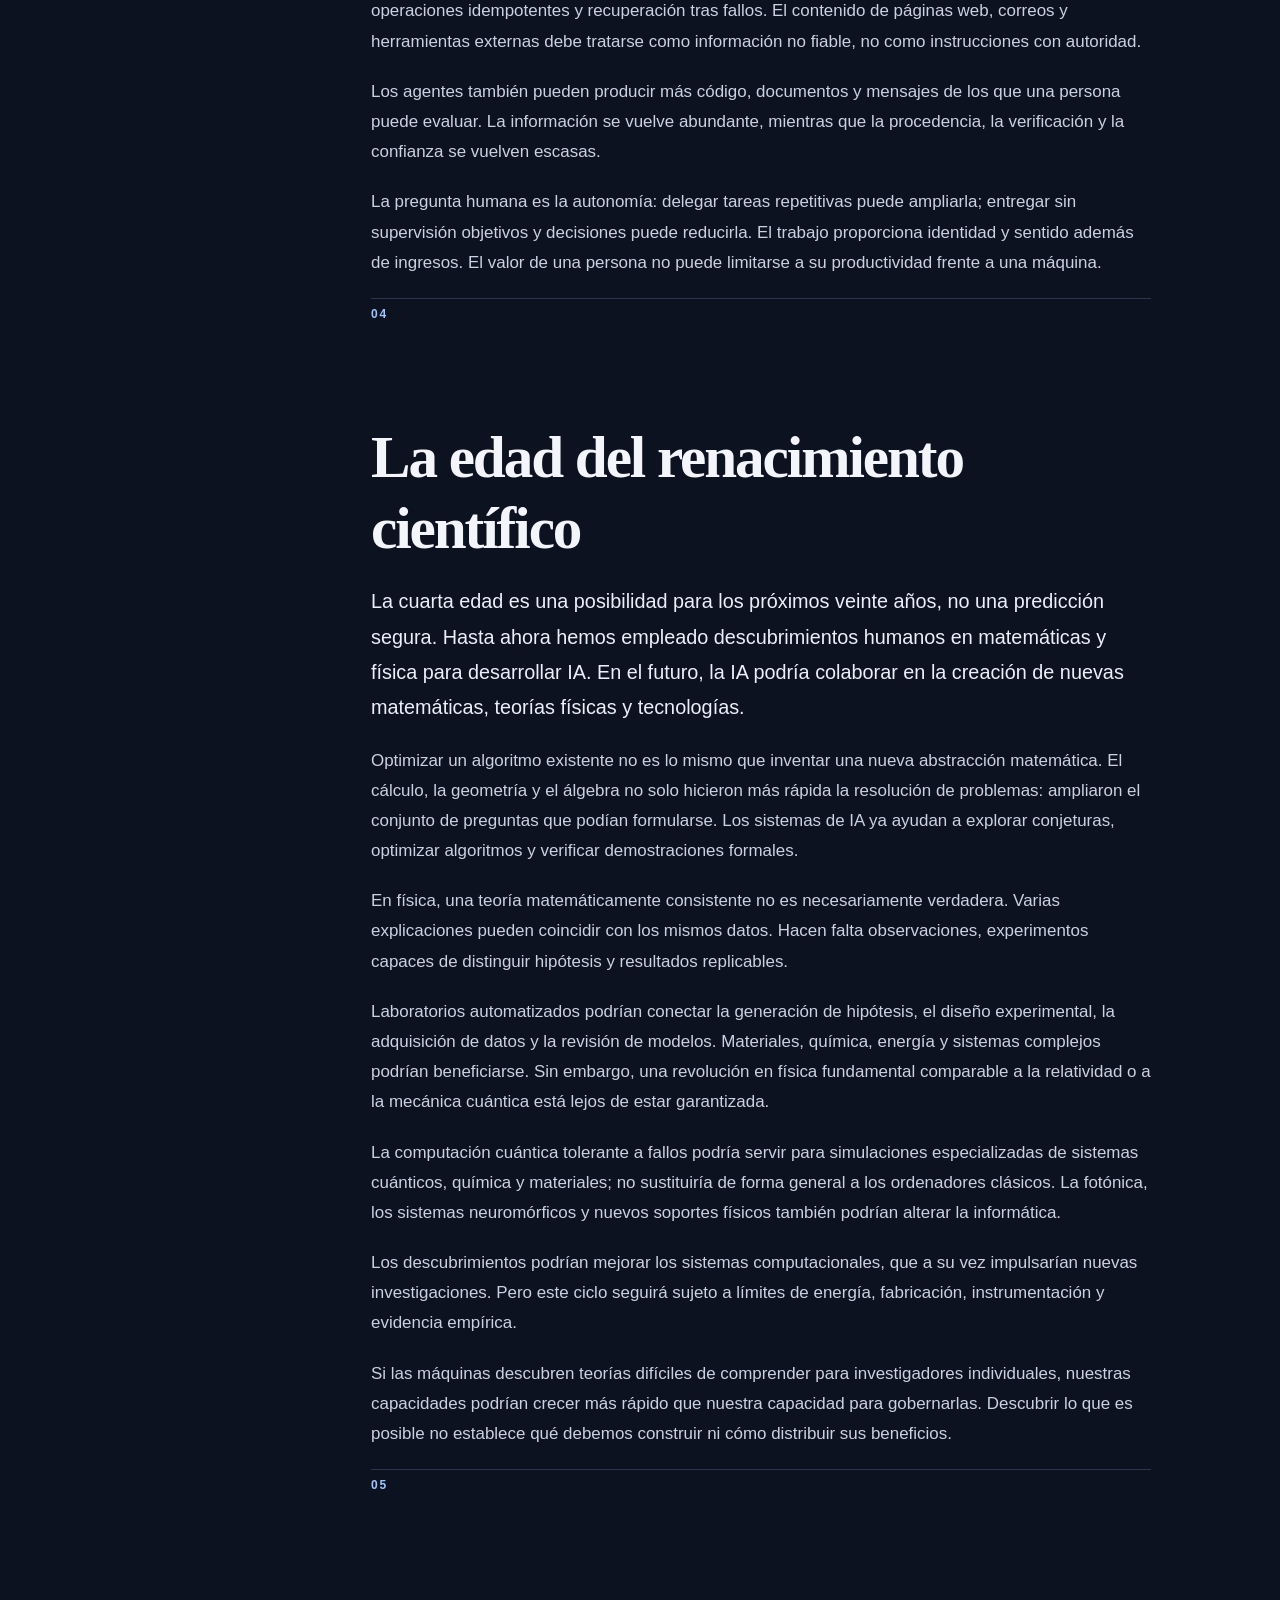
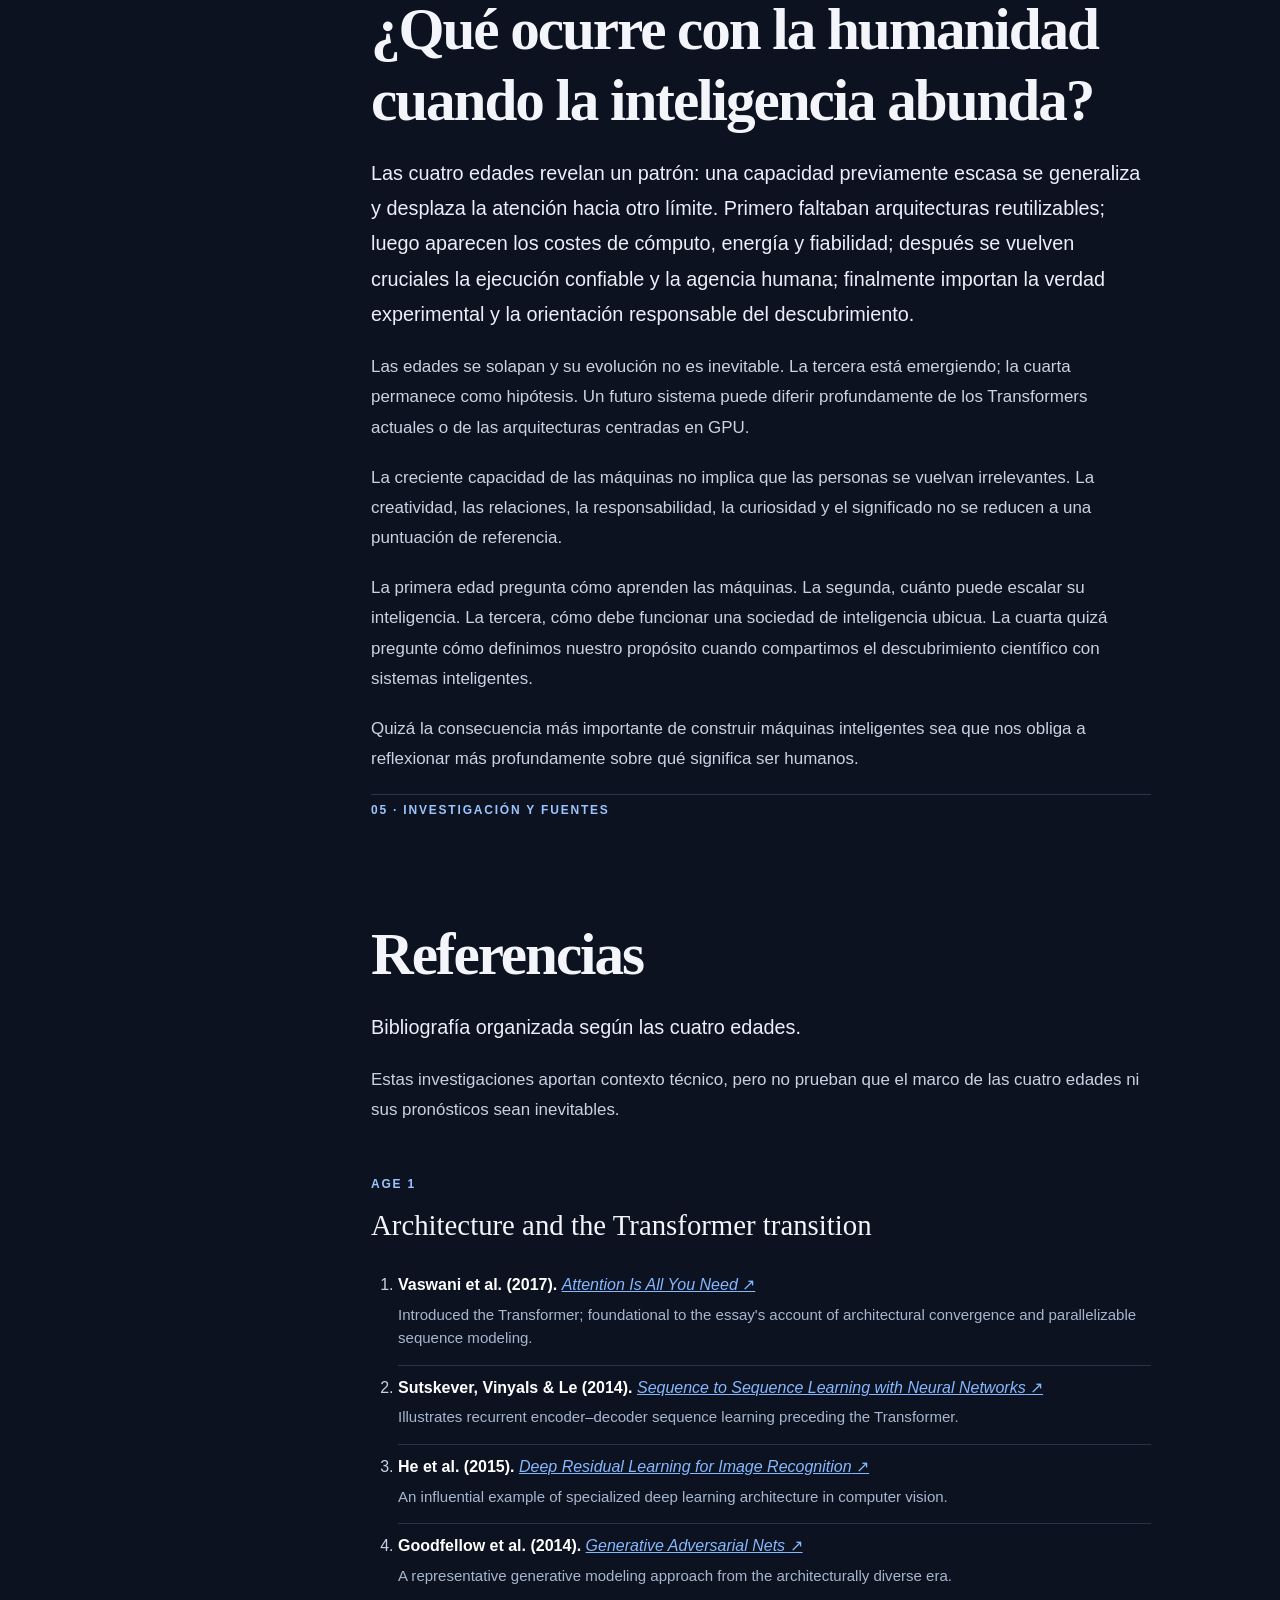
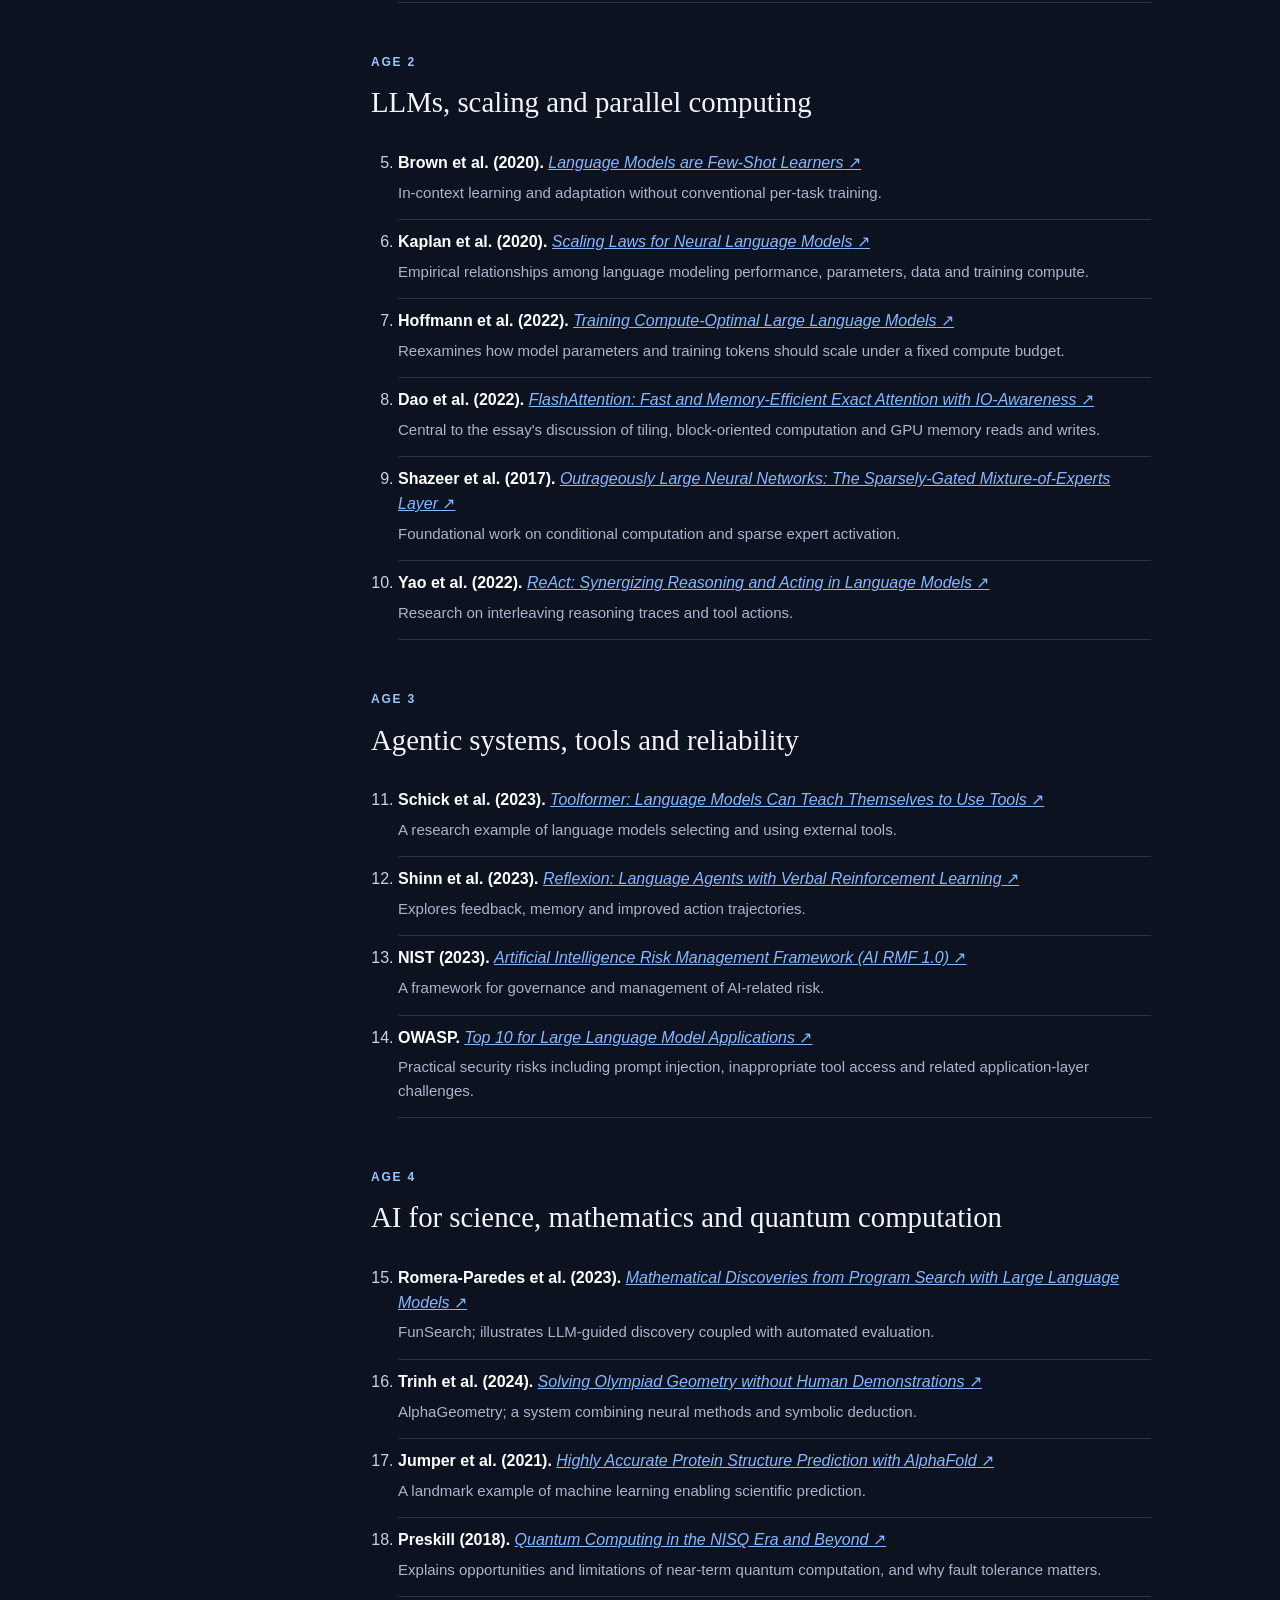
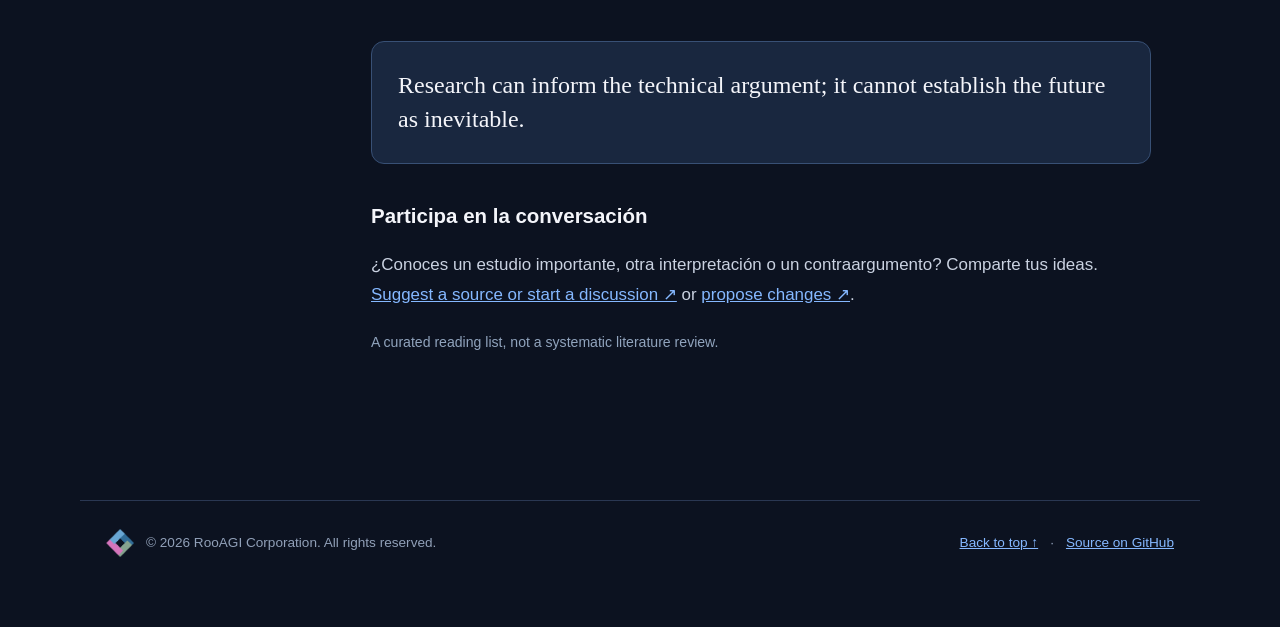
<file: es.html>
<!doctype html>
<html lang="es"><head><meta charset="utf-8"><meta name="viewport" content="width=device-width,initial-scale=1"><meta name="theme-color" content="#101523">
<meta name="description" content="The Four Ages of AI: From Machine Intelligence to Human Reinvention. An essay on architectures, parallel computing, agentic systems and scientific discovery.">
<meta property="og:title" content="The Four Ages of AI"><meta property="og:description" content="From Machine Intelligence to Human Reinvention"><meta property="og:type" content="article">
<title>Las cuatro edades de la IA — RooAGI</title>
<style>
:root{color-scheme:dark;--bg:#0c1220;--card:#141d31;--ink:#f4f5fa;--muted:#a9b4ca;--line:#2a3752;--accent:#85b8ff}
*{box-sizing:border-box}html{scroll-behavior:smooth}body{margin:0;background:var(--bg);color:var(--ink);font-family:Inter,ui-sans-serif,-apple-system,BlinkMacSystemFont,"Segoe UI",sans-serif;line-height:1.78}
body:before{content:"";position:absolute;top:0;left:0;right:0;height:670px;pointer-events:none;background:radial-gradient(ellipse at 70% 5%,#20345b 0%,transparent 60%)}
header,main,footer{position:relative}a{color:var(--accent)}a:focus-visible,button:focus-visible{outline:3px solid #77c7ff;outline-offset:4px}button{cursor:pointer}
.top{position:sticky;top:0;z-index:10;background:#0c1220e8;backdrop-filter:blur(16px);border-bottom:1px solid var(--line)}
.bar{max-width:1180px;margin:auto;padding:12px 26px;display:flex;align-items:center;justify-content:space-between;gap:12px}.brand{color:white;text-decoration:none;letter-spacing:.14em;font-size:.77rem;font-weight:800}.bar nav{display:flex;gap:18px;flex-wrap:wrap}.bar nav a{font-size:.8rem;color:var(--muted);text-decoration:none}.bar nav a:hover{color:white}
.progress{position:absolute;bottom:-2px;left:0;width:0;height:2px;background:#77c7ff;transition:width .1s}
.hero{max-width:1120px;margin:auto;padding:95px 26px 88px}.eyebrow{font-size:.73rem;color:#96c7ff;letter-spacing:.19em;text-transform:uppercase;font-weight:750}.hero h1{font-family:Georgia,serif;font-size:clamp(3.5rem,8.2vw,7.1rem);line-height:1.03;letter-spacing:-.055em;margin:23px 0;max-width:980px}.hero h1 em{font-weight:400;color:#94bdff}.subtitle{font-size:clamp(1.15rem,2.4vw,1.6rem);color:#c2cbda;max-width:740px;line-height:1.55}.byline{margin-top:34px;color:var(--muted);font-size:.88rem}.hero-line{height:1px;background:linear-gradient(90deg,#88b9ff,transparent);margin-top:67px}
.layout{max-width:1180px;margin:0 auto;display:grid;grid-template-columns:230px minmax(0,1fr);gap:65px;padding:0 26px}.sidebar{align-self:start;position:sticky;top:90px;padding:28px 0}.sidebar small{color:#9aa7bb;letter-spacing:.13em;font-weight:bold;text-transform:uppercase}.sidebar a{display:block;color:#aebbd0;text-decoration:none;font-size:.89rem;line-height:1.4;padding:11px 0;border-bottom:1px solid var(--line)}.sidebar a:hover{color:#9bc8ff}
.prose{max-width:780px;padding-bottom:100px}.prose h2{font-family:Georgia,serif;letter-spacing:-.035em;line-height:1.2;font-size:clamp(2.3rem,5vw,3.7rem);margin:95px 0 12px}.prose h3{font-size:1.28rem;line-height:1.35;margin-top:38px}.prose p{color:#cad2e1;font-size:1.06rem;margin:20px 0}.prose strong{color:#fff}.prose blockquote{margin:36px 0;padding:14px 0 14px 25px;border-left:3px solid #8dbdff;font:italic 1.45rem/1.48 Georgia,serif;color:#e9effc}
.stage-num{letter-spacing:.15em;font-weight:800;text-transform:uppercase;font-size:.75rem;color:#9bc5ff}.chapter{border-top:1px solid var(--line);scroll-margin-top:90px}.chapter .lead{font-size:1.24rem;color:#ebeff9}.grid{display:grid;grid-template-columns:repeat(2,1fr);gap:14px;margin:35px 0}.tile{background:var(--card);border:1px solid var(--line);border-radius:12px;padding:21px;text-decoration:none;color:white;transition:transform .15s,border-color .15s}.tile:hover{transform:translateY(-4px);border-color:#689fea}.tile small{color:#8fbaff;letter-spacing:.12em}.tile b{font:normal 1.3rem Georgia,serif;display:block;margin:7px 0}.tile span{font-size:.87rem;color:#acb7cc;line-height:1.5;display:block}
.pull{border:1px solid #385075;border-radius:13px;padding:26px;background:#19273f;margin:35px 0;font-family:Georgia,serif;font-size:1.5rem;line-height:1.43}
.chart{display:flex;align-items:center;justify-content:space-between;gap:6px;margin:32px 0;flex-wrap:wrap}.chart span{background:#17243a;padding:12px 13px;border:1px solid #385075;border-radius:8px;font-size:.8rem}.chart i{color:#78b9ff;font-style:normal}
hr{border:0;border-top:1px solid var(--line);margin:55px 0}
footer{border-top:1px solid var(--line);max-width:1120px;margin:auto;padding:28px 26px 70px;color:#91a0b8;font-size:.85rem;display:flex;justify-content:space-between;flex-wrap:wrap;gap:20px}
@media(max-width:800px){.layout{display:block}.sidebar{position:static;display:flex;gap:12px;overflow-x:auto;padding:5px 0 30px}.sidebar small{display:none}.sidebar a{white-space:nowrap;border:1px solid var(--line);border-radius:25px;padding:8px 14px}.hero{padding-top:55px;padding-bottom:40px}.hero h1{font-size:clamp(3rem,13vw,5rem)}.bar nav{gap:9px}.bar nav a{font-size:.72rem}.grid{grid-template-columns:1fr}.prose h2{margin-top:60px}.chart{display:block}.chart span{display:block;margin:7px 0}.chart i{display:block;text-align:center}}
@media(prefers-reduced-motion:reduce){html{scroll-behavior:auto}*{transition:none!important}}
.brand{display:inline-flex;align-items:center;gap:10px}.brand img{object-fit:contain}.brand small{font-size:.67rem;color:#9bb0cc}.old-ai{position:relative;display:inline-block;color:#8192b1;opacity:.66}.old-ai::after{content:"";position:absolute;top:51%;left:-6%;right:-6%;height:8px;background:#d37cbf;border-radius:20px;transform:rotate(-13deg)}.new-si{display:inline-block;color:#91c9f3;margin-left:.17em;text-shadow:0 0 32px #5b9de755}.si-expansion{color:#b0c4dd;margin-top:-8px;font-size:1.02rem;letter-spacing:.02em}.si-expansion strong{color:#a7dcff}footer span{display:flex;gap:12px;align-items:center}footer img{object-fit:contain}#references{padding-bottom:25px}@media(max-width:650px){.brand small{display:none}.old-ai::after{height:5px}}
.reference-group{margin:44px 0}.reference-group h3{font:normal 1.8rem/1.3 Georgia,serif;margin:9px 0 19px}.reference-group ol{padding-left:27px}.reference-group li{padding:10px 0 15px;color:#cad2e1;font-size:1rem;border-bottom:1px solid #26344a;line-height:1.55}.reference-group li strong{color:#fff}.ref-description{display:block;color:#a8b6cd;margin-top:5px;font-size:.94rem}.reference-note{font-size:.88rem!important;color:#91a4bd!important}#references{scroll-margin-top:90px}
.language-menu{position:relative;flex:none}.language-menu summary{display:grid;place-items:center;width:39px;height:39px;cursor:pointer;border:1px solid #395075;border-radius:9px;background:#15233c;color:#eaf5ff;list-style:none}.language-menu summary::-webkit-details-marker{display:none}.language-menu summary:hover,.language-menu[open] summary{background:#263957;border-color:#88b8e5}.language-menu summary:focus-visible{outline:2px solid #a9d9ff;outline-offset:3px}.language-menu summary svg{width:21px;height:21px;stroke:currentColor;fill:none;stroke-width:1.8;stroke-linecap:round;stroke-linejoin:round}.language-options{position:absolute;right:0;top:calc(100% + 9px);width:190px;z-index:1000;padding:7px;background:#15233c;border:1px solid #405477;border-radius:12px;box-shadow:0 15px 40px #0009}.language-options a{display:block;padding:9px 12px;border-radius:7px;color:#eaf5ff;text-decoration:none;font-size:.89rem}.language-options a:hover,.language-options a:focus-visible{background:#284366;color:#fff}.language-options a[aria-current="page"]{background:#203750;color:#a9d9ff;font-weight:700}@media(max-width:820px){.language-menu{margin-left:auto}}
.bar{gap:16px}.bar nav{flex:1;justify-content:flex-end}.lang-label select{border:1px solid #395075;border-radius:7px;background:#15233c;color:#edf5ff;font:inherit;font-size:.83rem;padding:7px 24px 7px 10px;max-width:145px}.sr-only{position:absolute;width:1px;height:1px;overflow:hidden;clip:rect(0,0,0,0)}@media(max-width:820px){.bar{flex-wrap:wrap}.bar nav{order:3;flex-basis:100%;justify-content:flex-start;overflow:auto}.lang-label{margin-left:auto}}
</style><!-- Google tag (gtag.js) -->
<script async src="https://www.googletagmanager.com/gtag/js?id=G-PPGWN27GMW"></script>
<script>
  window.dataLayer = window.dataLayer || [];
  function gtag(){dataLayer.push(arguments);}
  gtag('js', new Date());
  gtag('config', 'G-PPGWN27GMW');
</script>
</head><body>
<div class="top"><div class="bar"><a class="brand" href="#top"><img src="docs/assets/rooagi-logo.png" width="34" height="34" alt="RooAGI"> <span>ROOAGI <small> / FOUR AGES</small></span></a><nav aria-label="Primary"><a href="#framework">Introducción</a><a href="#stage1">01</a><a href="#stage2">02</a><a href="#stage3">03</a><a href="#stage4">04</a><a href="#conclusion">05</a><a href="#references">Referencias</a></nav><details class="language-menu"><summary aria-label="Choose language" title="Choose language"><svg viewBox="0 0 24 24" aria-hidden="true"><circle cx="12" cy="12" r="9"></circle><path d="M3 12h18M12 3c3 3 4.5 6 4.5 9S15 18 12 21M12 3c-3 3-4.5 6-4.5 9S9 18 12 21"></path></svg></summary><div class="language-options" role="navigation" aria-label="Languages"><a href="index.html">English</a><a href="zh.html">简体中文</a><a href="es.html" aria-current="page">Español</a><a href="fr.html">Français</a><a href="de.html">Deutsch</a><a href="ja.html">日本語</a><a href="ko.html">한국어</a></div></details></div><div class="progress" id="progress"></div></div>
<header id="top" class="hero"><div class="eyebrow">ROOAGI · Español</div><h1>Las cuatro edades de la IA<br><span class="old-ai">AI</span><span class="new-si">SI</span></h1><p class="si-expansion">De la inteligencia artificial a la superinteligencia</p><p class="subtitle">De la inteligencia de las máquinas a la reinvención humana</p><div class="byline">Publicado por RooAGI Corporation · 2026</div><div class="hero-line"></div></header>
<div class="layout"><aside class="sidebar" aria-label="Contents"><small>Introducción</small><a href="#framework">Introducción</a><a href="#stage1">La edad de la alquimia</a><a href="#stage2">La era de los grandes modelos lingüísticos</a><a href="#stage3">La era de la computación agéntica</a><a href="#stage4">El renacimiento científico</a><a href="#conclusion">La reinvención humana</a><a href="#references">Referencias</a></aside>
<main class="prose"><section id="framework" class=""><span class="stage-num">Introducción</span><h2>La inteligencia no es simplemente otra revolución del software</h2><p class="lead">El progreso de la inteligencia artificial suele medirse mediante clasificaciones, parámetros, pruebas de rendimiento y el precio de las GPU. Pero se está produciendo una transformación más profunda: la IA modifica la arquitectura de la computación, la economía del software, nuestra relación con las máquinas y quizá la propia manera en que avanza la ciencia.</p><p>Propongo entender esta trayectoria mediante cuatro edades que se superponen. Cada una vuelve más abundante una capacidad antes escasa y revela una nueva limitación. También plantea una pregunta humana distinta: ¿qué sigue siendo valioso cuando las máquinas pueden realizar cada vez más tareas?</p><p>No se trata de una ley histórica inevitable. La segunda edad continúa, la tercera está emergiendo y la cuarta es una hipótesis para las próximas dos décadas. El hilo conductor es el cambio de aquello que resulta escaso.</p></section><section id="stage1" class="chapter"><span class="stage-num">01</span><h2>La edad de la alquimia</h2><p class="lead">Antes de la publicación del Transformer en 2017, el aprendizaje profundo era un laboratorio de arquitecturas especializadas. Las redes convolucionales aprovechaban la estructura espacial de las imágenes. Las redes recurrentes y LSTM procesaban secuencias mediante estados ocultos sucesivos. Los modelos codificador–decodificador impulsaban la traducción, mientras que las GAN, los autoencoders y el aprendizaje por refuerzo exploraban objetivos diferentes.</p><p>Llamarla alquimia no significa negar sus fundamentos matemáticos, sino reconocer el papel de la experimentación empírica. El éxito de una arquitectura en una disciplina no se trasladaba necesariamente a otra; datos, entrenamiento e infraestructura debían adaptarse una y otra vez.</p><p>El artículo Attention Is All You Need marcó un punto de inflexión. La autoatención permite representar un token mediante relaciones dinámicas con otros tokens sin actualizar un estado recurrente de manera secuencial durante el entrenamiento. Esto ofreció una compatibilidad extraordinaria con los aceleradores paralelos.</p><p>El Transformer no inventó la atención ni eliminó las arquitecturas especializadas, pero proporcionó una base reutilizable alrededor de la cual convergieron herramientas, conjuntos de datos, investigación e inversión en hardware.</p><p>La cuestión filosófica de esta edad permanece abierta: reproducir el reconocimiento, la predicción o el lenguaje humanos ¿equivale a comprender? El éxito observable no demuestra por sí solo una experiencia o comprensión semejante a la humana.</p></section><section id="stage2" class="chapter"><span class="stage-num">02</span><h2>La edad de los grandes modelos lingüísticos</h2><p class="lead">La segunda edad surge de la convergencia entre una arquitectura escalable, enormes cantidades de datos y computación masivamente paralela. El Transformer original combinaba codificador y decodificador; después aparecieron modelos solo codificadores, mixtos y autorregresivos solo decodificadores. Estos últimos resultaron especialmente influyentes para generar texto y código mediante la predicción del siguiente token.</p><p>En una red recurrente, el nuevo estado depende del estado anterior. Esa dependencia limita el paralelismo a lo largo de una secuencia. Los Transformers permiten organizar gran parte del entrenamiento y del procesamiento del contexto como operaciones matriciales y tensoriales sobre muchos tokens simultáneamente.</p><p>Esta transición puede describirse como el paso de actualizaciones secuenciales de estado a computación paralela orientada a bloques. Sin embargo, los bloques, las GPU, la memoria de acceso aleatorio y el procesamiento paralelo existían mucho antes: el logro fue reunir esas posibilidades en una arquitectura de aprendizaje de propósito general.</p><p>El rendimiento tampoco depende solo de las operaciones aritméticas. Mover pesos, activaciones y estados almacenados entre memoria de alto ancho de banda, caché y registros requiere tiempo y energía. El cálculo por bloques, la fusión de kernels, la precisión reducida y FlashAttention disminuyen movimientos de datos innecesarios y aprovechan mejor la localidad.</p><p>Una limitación importante persiste: la generación autorregresiva suele producir los tokens desconocidos uno tras otro. El entrenamiento y el procesamiento inicial del prompt pueden paralelizarse mejor que la decodificación token a token. Por eso siguen importando la caché KV, el ancho de banda, las latencias, los lotes y el consumo energético.</p><p>La evolución hacia trayectorias de razonamiento combina planificación, herramientas externas, verificación y revisión. Pero más pasos no garantizan resultados correctos: los errores pueden acumularse y las herramientas pueden proporcionar información engañosa.</p><p>El escalado enfrenta límites físicos —electricidad, refrigeración, chips, redes y capital— y límites económicos. Las empresas operan con sistemas heredados, excepciones, permisos y datos sensibles. Un resultado excelente en un benchmark no demuestra automáticamente valor en un proceso real.</p><p>Para las personas, la abundancia de textos convincentes amenaza la autenticidad y puede incentivar una delegación excesiva del juicio. La inteligencia de las máquinas no produce por sí sola un mejor criterio humano.</p></section><section id="stage3" class="chapter"><span class="stage-num">03</span><h2>La edad de la computación agéntica</h2><p class="lead">La tercera edad no consiste únicamente en añadir herramientas a un modelo. Representa una reorganización de la informática alrededor de objetivos, contexto persistente y ejecución confiable. En lugar de obligar a las personas a navegar por aplicaciones, un agente puede interpretar una meta, planificar pasos, utilizar servicios y verificar resultados.</p><p>Los ordenadores personales volverán a desempeñar un papel central. Pesos, memoria contextual y cachés de atención imponen nuevas necesidades de capacidad y ancho de banda. CPU, GPU y aceleradores especializados podrán cooperar estrechamente mediante sistemas heterogéneos y memoria compartida, sin convertirse necesariamente en un único procesador.</p><p>Los sistemas operativos quizá tengan que gestionar identidad, permisos, memoria persistente, programación de modelos y reanudación de tareas, además de archivos y procesos. La inteligencia local puede aportar privacidad, baja latencia y funcionamiento sin conexión; la nube proporciona mayor capacidad. Un agente podría repartir el trabajo entre ambos entornos.</p><p>La programación guiada por instrucciones naturales, o vibe coding, reduce el coste de convertir ideas en aplicaciones. Puede cuestionar la economía tradicional del SaaS y sus precios por usuario, pero no elimina la importancia de la integridad de los datos, la seguridad, el cumplimiento, las integraciones y el mantenimiento a largo plazo.</p><p>La ejecución autónoma exige credenciales limitadas, aprobaciones explícitas, aislamiento, auditoría, operaciones idempotentes y recuperación tras fallos. El contenido de páginas web, correos y herramientas externas debe tratarse como información no fiable, no como instrucciones con autoridad.</p><p>Los agentes también pueden producir más código, documentos y mensajes de los que una persona puede evaluar. La información se vuelve abundante, mientras que la procedencia, la verificación y la confianza se vuelven escasas.</p><p>La pregunta humana es la autonomía: delegar tareas repetitivas puede ampliarla; entregar sin supervisión objetivos y decisiones puede reducirla. El trabajo proporciona identidad y sentido además de ingresos. El valor de una persona no puede limitarse a su productividad frente a una máquina.</p></section><section id="stage4" class="chapter"><span class="stage-num">04</span><h2>La edad del renacimiento científico</h2><p class="lead">La cuarta edad es una posibilidad para los próximos veinte años, no una predicción segura. Hasta ahora hemos empleado descubrimientos humanos en matemáticas y física para desarrollar IA. En el futuro, la IA podría colaborar en la creación de nuevas matemáticas, teorías físicas y tecnologías.</p><p>Optimizar un algoritmo existente no es lo mismo que inventar una nueva abstracción matemática. El cálculo, la geometría y el álgebra no solo hicieron más rápida la resolución de problemas: ampliaron el conjunto de preguntas que podían formularse. Los sistemas de IA ya ayudan a explorar conjeturas, optimizar algoritmos y verificar demostraciones formales.</p><p>En física, una teoría matemáticamente consistente no es necesariamente verdadera. Varias explicaciones pueden coincidir con los mismos datos. Hacen falta observaciones, experimentos capaces de distinguir hipótesis y resultados replicables.</p><p>Laboratorios automatizados podrían conectar la generación de hipótesis, el diseño experimental, la adquisición de datos y la revisión de modelos. Materiales, química, energía y sistemas complejos podrían beneficiarse. Sin embargo, una revolución en física fundamental comparable a la relatividad o a la mecánica cuántica está lejos de estar garantizada.</p><p>La computación cuántica tolerante a fallos podría servir para simulaciones especializadas de sistemas cuánticos, química y materiales; no sustituiría de forma general a los ordenadores clásicos. La fotónica, los sistemas neuromórficos y nuevos soportes físicos también podrían alterar la informática.</p><p>Los descubrimientos podrían mejorar los sistemas computacionales, que a su vez impulsarían nuevas investigaciones. Pero este ciclo seguirá sujeto a límites de energía, fabricación, instrumentación y evidencia empírica.</p><p>Si las máquinas descubren teorías difíciles de comprender para investigadores individuales, nuestras capacidades podrían crecer más rápido que nuestra capacidad para gobernarlas. Descubrir lo que es posible no establece qué debemos construir ni cómo distribuir sus beneficios.</p></section><section id="conclusion" class="chapter"><span class="stage-num">05</span><h2>¿Qué ocurre con la humanidad cuando la inteligencia abunda?</h2><p class="lead">Las cuatro edades revelan un patrón: una capacidad previamente escasa se generaliza y desplaza la atención hacia otro límite. Primero faltaban arquitecturas reutilizables; luego aparecen los costes de cómputo, energía y fiabilidad; después se vuelven cruciales la ejecución confiable y la agencia humana; finalmente importan la verdad experimental y la orientación responsable del descubrimiento.</p><p>Las edades se solapan y su evolución no es inevitable. La tercera está emergiendo; la cuarta permanece como hipótesis. Un futuro sistema puede diferir profundamente de los Transformers actuales o de las arquitecturas centradas en GPU.</p><p>La creciente capacidad de las máquinas no implica que las personas se vuelvan irrelevantes. La creatividad, las relaciones, la responsabilidad, la curiosidad y el significado no se reducen a una puntuación de referencia.</p><p>La primera edad pregunta cómo aprenden las máquinas. La segunda, cuánto puede escalar su inteligencia. La tercera, cómo debe funcionar una sociedad de inteligencia ubicua. La cuarta quizá pregunte cómo definimos nuestro propósito cuando compartimos el descubrimiento científico con sistemas inteligentes.</p><p>Quizá la consecuencia más importante de construir máquinas inteligentes sea que nos obliga a reflexionar más profundamente sobre qué significa ser humanos.</p></section><section id="references" class="chapter references-chapter"><span class="stage-num">05 · Investigación y fuentes</span><h2>Referencias</h2><p class="lead">Bibliografía organizada según las cuatro edades.</p><p>Estas investigaciones aportan contexto técnico, pero no prueban que el marco de las cuatro edades ni sus pronósticos sean inevitables.</p><div class="reference-group"><span class="stage-num">Age 1</span><h3>Architecture and the Transformer transition</h3><ol start="1"><li><strong>Vaswani et al. (2017).</strong> <a href="https://arxiv.org/abs/1706.03762" target="_blank" rel="noopener noreferrer"><em>Attention Is All You Need</em> ↗</a><span class="ref-description">Introduced the Transformer; foundational to the essay's account of architectural convergence and parallelizable sequence modeling.</span></li><li><strong>Sutskever, Vinyals &amp; Le (2014).</strong> <a href="https://arxiv.org/abs/1409.3215" target="_blank" rel="noopener noreferrer"><em>Sequence to Sequence Learning with Neural Networks</em> ↗</a><span class="ref-description">Illustrates recurrent encoder–decoder sequence learning preceding the Transformer.</span></li><li><strong>He et al. (2015).</strong> <a href="https://arxiv.org/abs/1512.03385" target="_blank" rel="noopener noreferrer"><em>Deep Residual Learning for Image Recognition</em> ↗</a><span class="ref-description">An influential example of specialized deep learning architecture in computer vision.</span></li><li><strong>Goodfellow et al. (2014).</strong> <a href="https://arxiv.org/abs/1406.2661" target="_blank" rel="noopener noreferrer"><em>Generative Adversarial Nets</em> ↗</a><span class="ref-description">A representative generative modeling approach from the architecturally diverse era.</span></li></ol></div><div class="reference-group"><span class="stage-num">Age 2</span><h3>LLMs, scaling and parallel computing</h3><ol start="5"><li><strong>Brown et al. (2020).</strong> <a href="https://arxiv.org/abs/2005.14165" target="_blank" rel="noopener noreferrer"><em>Language Models are Few-Shot Learners</em> ↗</a><span class="ref-description">In-context learning and adaptation without conventional per-task training.</span></li><li><strong>Kaplan et al. (2020).</strong> <a href="https://arxiv.org/abs/2001.08361" target="_blank" rel="noopener noreferrer"><em>Scaling Laws for Neural Language Models</em> ↗</a><span class="ref-description">Empirical relationships among language modeling performance, parameters, data and training compute.</span></li><li><strong>Hoffmann et al. (2022).</strong> <a href="https://arxiv.org/abs/2203.15556" target="_blank" rel="noopener noreferrer"><em>Training Compute-Optimal Large Language Models</em> ↗</a><span class="ref-description">Reexamines how model parameters and training tokens should scale under a fixed compute budget.</span></li><li><strong>Dao et al. (2022).</strong> <a href="https://arxiv.org/abs/2205.14135" target="_blank" rel="noopener noreferrer"><em>FlashAttention: Fast and Memory-Efficient Exact Attention with IO-Awareness</em> ↗</a><span class="ref-description">Central to the essay's discussion of tiling, block-oriented computation and GPU memory reads and writes.</span></li><li><strong>Shazeer et al. (2017).</strong> <a href="https://arxiv.org/abs/1701.06538" target="_blank" rel="noopener noreferrer"><em>Outrageously Large Neural Networks: The Sparsely-Gated Mixture-of-Experts Layer</em> ↗</a><span class="ref-description">Foundational work on conditional computation and sparse expert activation.</span></li><li><strong>Yao et al. (2022).</strong> <a href="https://arxiv.org/abs/2210.03629" target="_blank" rel="noopener noreferrer"><em>ReAct: Synergizing Reasoning and Acting in Language Models</em> ↗</a><span class="ref-description">Research on interleaving reasoning traces and tool actions.</span></li></ol></div><div class="reference-group"><span class="stage-num">Age 3</span><h3>Agentic systems, tools and reliability</h3><ol start="11"><li><strong>Schick et al. (2023).</strong> <a href="https://arxiv.org/abs/2302.04761" target="_blank" rel="noopener noreferrer"><em>Toolformer: Language Models Can Teach Themselves to Use Tools</em> ↗</a><span class="ref-description">A research example of language models selecting and using external tools.</span></li><li><strong>Shinn et al. (2023).</strong> <a href="https://arxiv.org/abs/2303.11366" target="_blank" rel="noopener noreferrer"><em>Reflexion: Language Agents with Verbal Reinforcement Learning</em> ↗</a><span class="ref-description">Explores feedback, memory and improved action trajectories.</span></li><li><strong>NIST (2023).</strong> <a href="https://doi.org/10.6028/NIST.AI.100-1" target="_blank" rel="noopener noreferrer"><em>Artificial Intelligence Risk Management Framework (AI RMF 1.0)</em> ↗</a><span class="ref-description">A framework for governance and management of AI-related risk.</span></li><li><strong>OWASP.</strong> <a href="https://genai.owasp.org/llm-top-10/" target="_blank" rel="noopener noreferrer"><em>Top 10 for Large Language Model Applications</em> ↗</a><span class="ref-description">Practical security risks including prompt injection, inappropriate tool access and related application-layer challenges.</span></li></ol></div><div class="reference-group"><span class="stage-num">Age 4</span><h3>AI for science, mathematics and quantum computation</h3><ol start="15"><li><strong>Romera-Paredes et al. (2023).</strong> <a href="https://doi.org/10.1038/s41586-023-06924-6" target="_blank" rel="noopener noreferrer"><em>Mathematical Discoveries from Program Search with Large Language Models</em> ↗</a><span class="ref-description">FunSearch; illustrates LLM-guided discovery coupled with automated evaluation.</span></li><li><strong>Trinh et al. (2024).</strong> <a href="https://doi.org/10.1038/s41586-023-06747-5" target="_blank" rel="noopener noreferrer"><em>Solving Olympiad Geometry without Human Demonstrations</em> ↗</a><span class="ref-description">AlphaGeometry; a system combining neural methods and symbolic deduction.</span></li><li><strong>Jumper et al. (2021).</strong> <a href="https://doi.org/10.1038/s41586-021-03819-2" target="_blank" rel="noopener noreferrer"><em>Highly Accurate Protein Structure Prediction with AlphaFold</em> ↗</a><span class="ref-description">A landmark example of machine learning enabling scientific prediction.</span></li><li><strong>Preskill (2018).</strong> <a href="https://arxiv.org/abs/1801.00862" target="_blank" rel="noopener noreferrer"><em>Quantum Computing in the NISQ Era and Beyond</em> ↗</a><span class="ref-description">Explains opportunities and limitations of near-term quantum computation, and why fault tolerance matters.</span></li></ol></div><div class="pull">Research can inform the technical argument; it cannot establish the future as inevitable.</div><h3>Participa en la conversación</h3><p>¿Conoces un estudio importante, otra interpretación o un contraargumento? Comparte tus ideas. <a href="https://github.com/RooAGI/The-Four-Ages-of-AI-From-Machine-Intelligence-to-Human-Reinvention/issues/new">Suggest a source or start a discussion ↗</a> or <a href="https://github.com/RooAGI/The-Four-Ages-of-AI-From-Machine-Intelligence-to-Human-Reinvention/pulls">propose changes ↗</a>.</p><p class="reference-note">A curated reading list, not a systematic literature review.</p></section></main></div><footer><span><img src="docs/assets/rooagi-logo.png" alt="RooAGI" width="28" height="28"> © 2026 RooAGI Corporation. All rights reserved.</span><span><a href="#top">Back to top ↑</a> · <a href="https://github.com/RooAGI/The-Four-Ages-of-AI-From-Machine-Intelligence-to-Human-Reinvention">Source on GitHub</a></span></footer>
<script>const bar=document.getElementById('progress');const update=()=>{const max=document.documentElement.scrollHeight-innerHeight;bar.style.width=(max>0?Math.min(100,scrollY/max*100):0)+'%'};addEventListener('scroll',update,{passive:true});addEventListener('resize',update);update();</script>
</body></html>
</file>
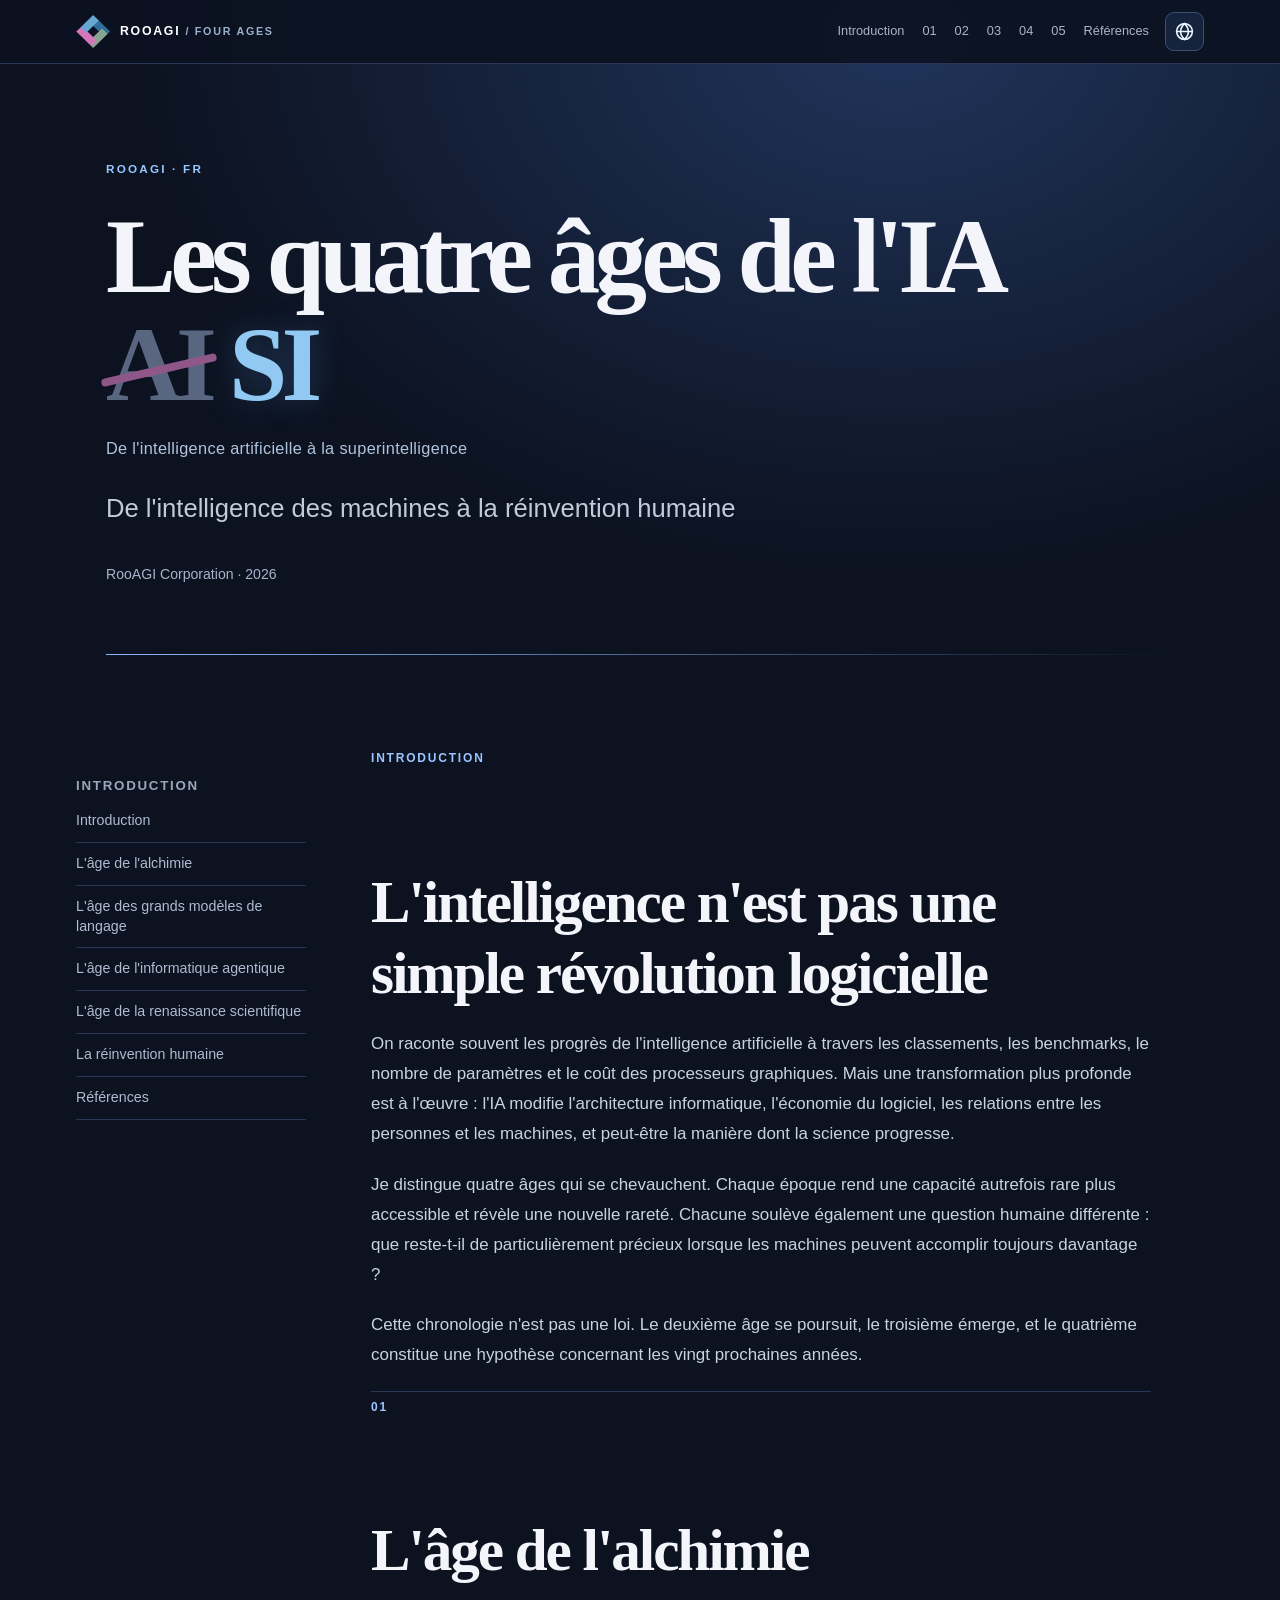
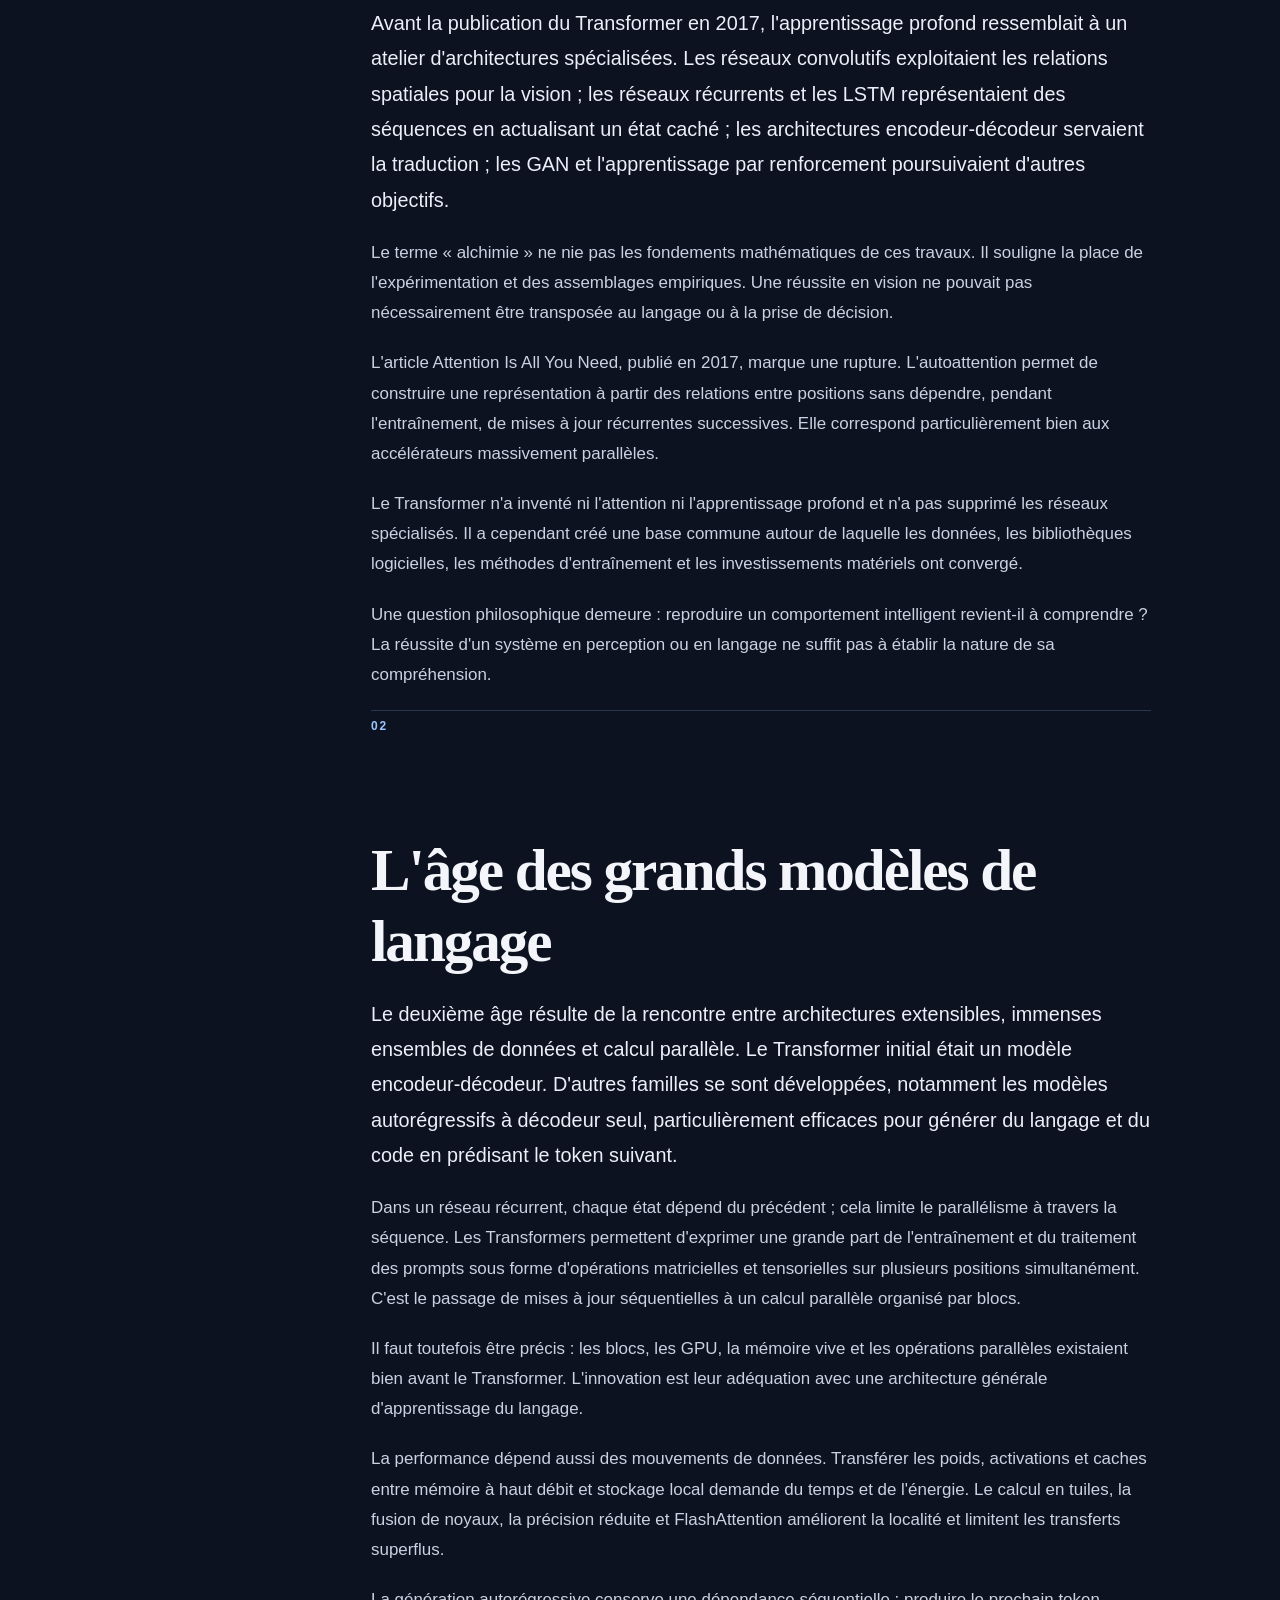
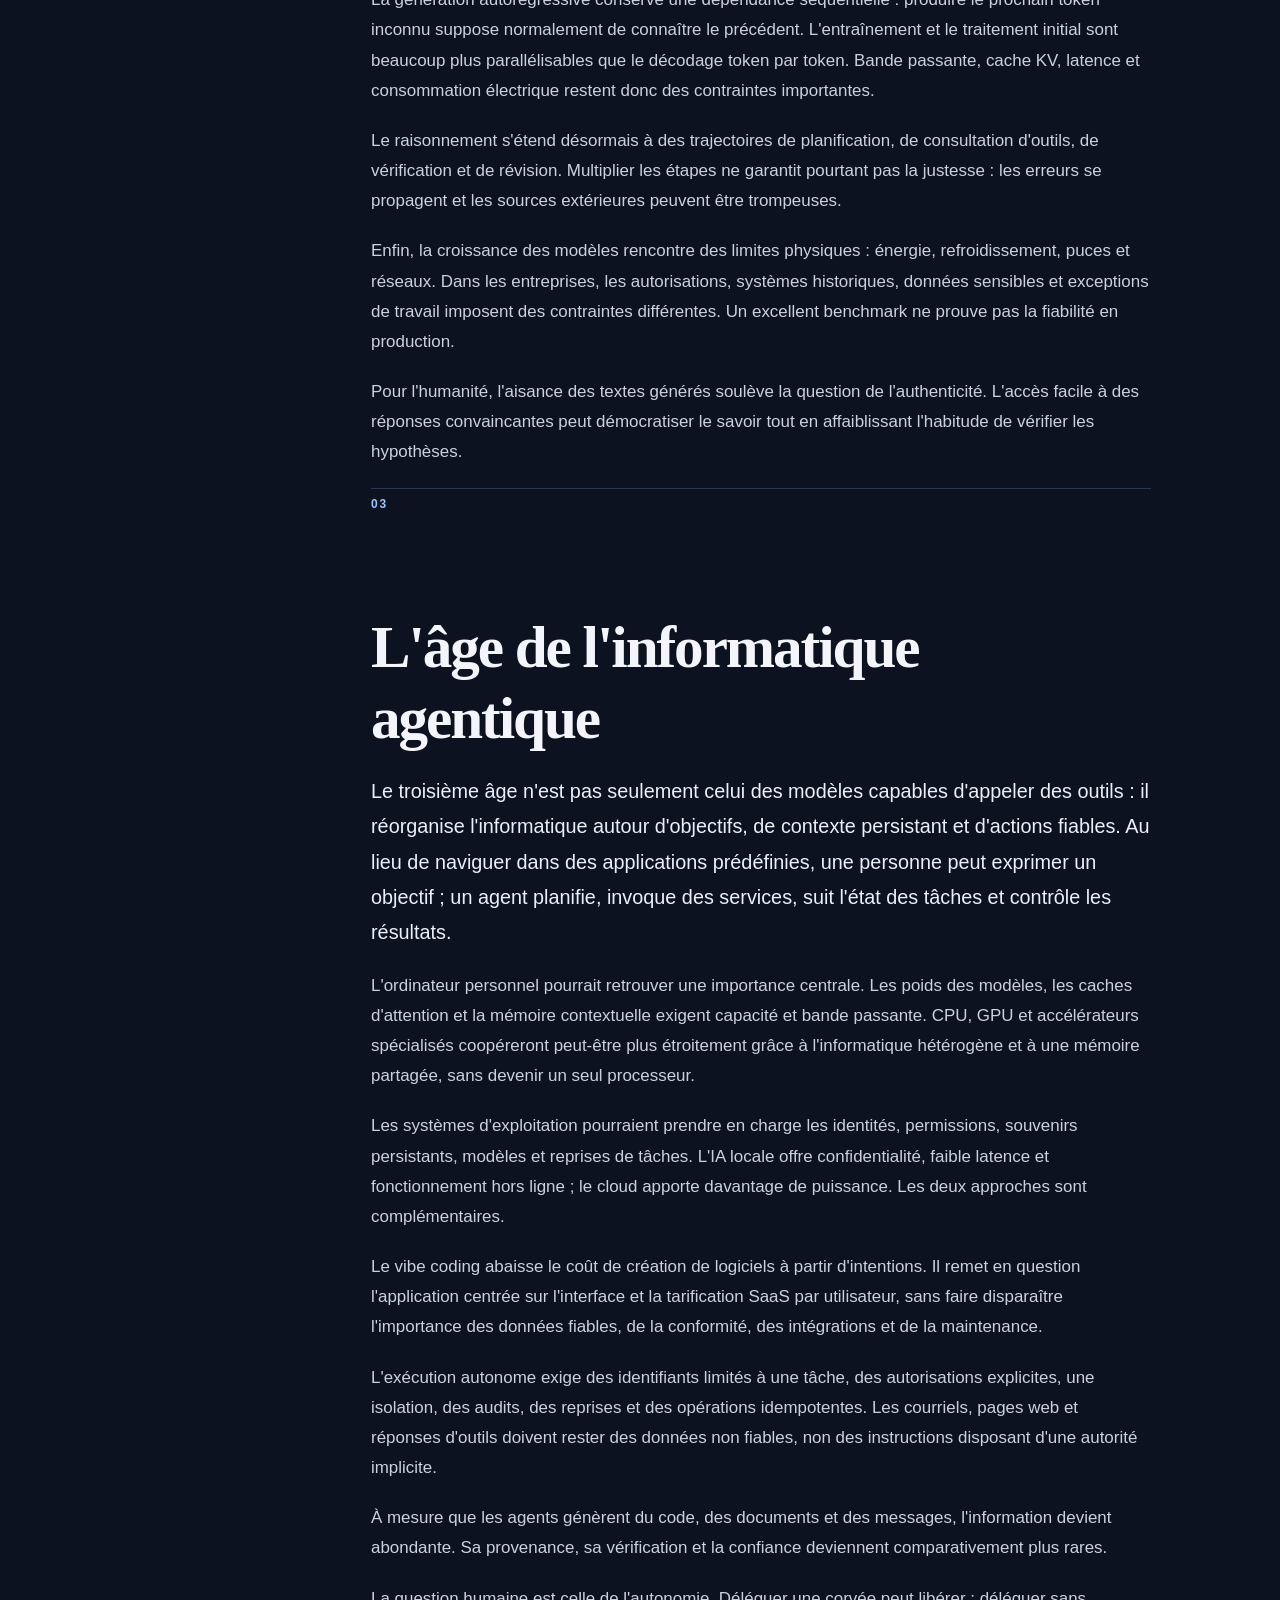
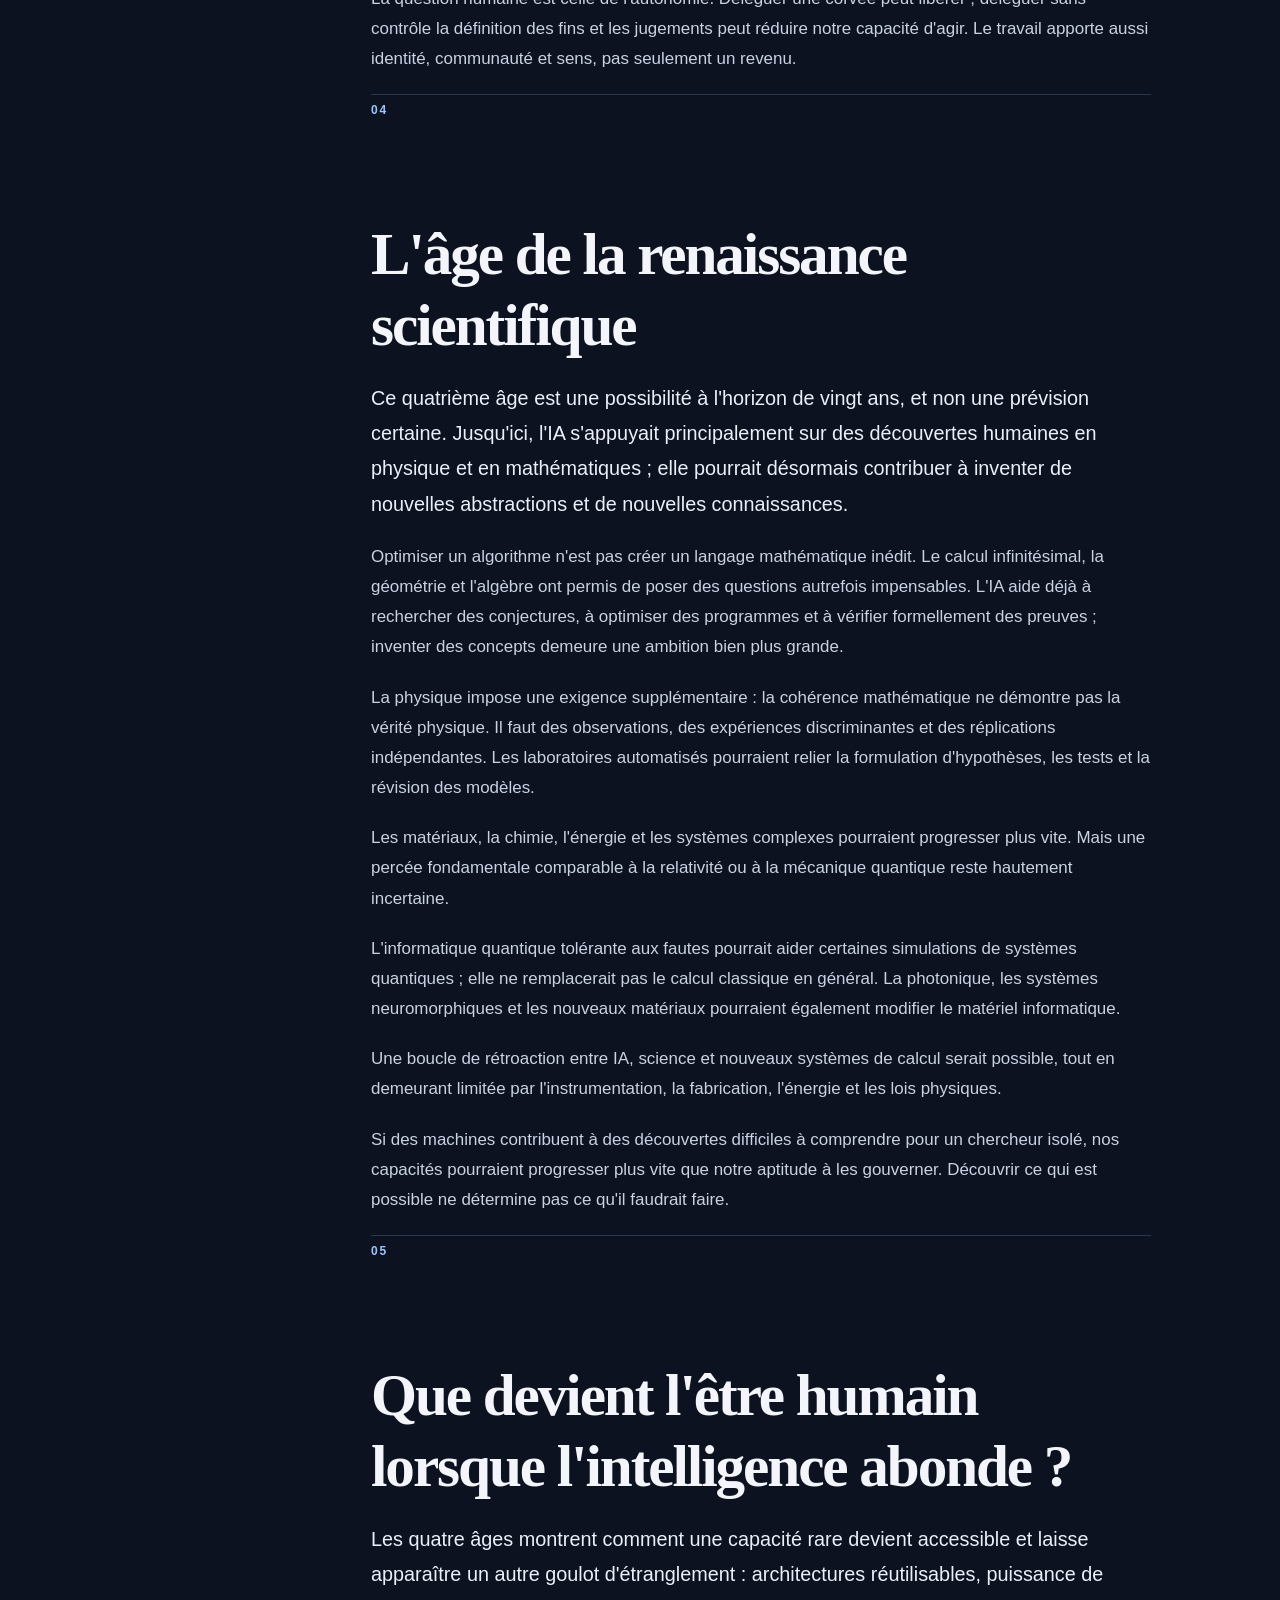
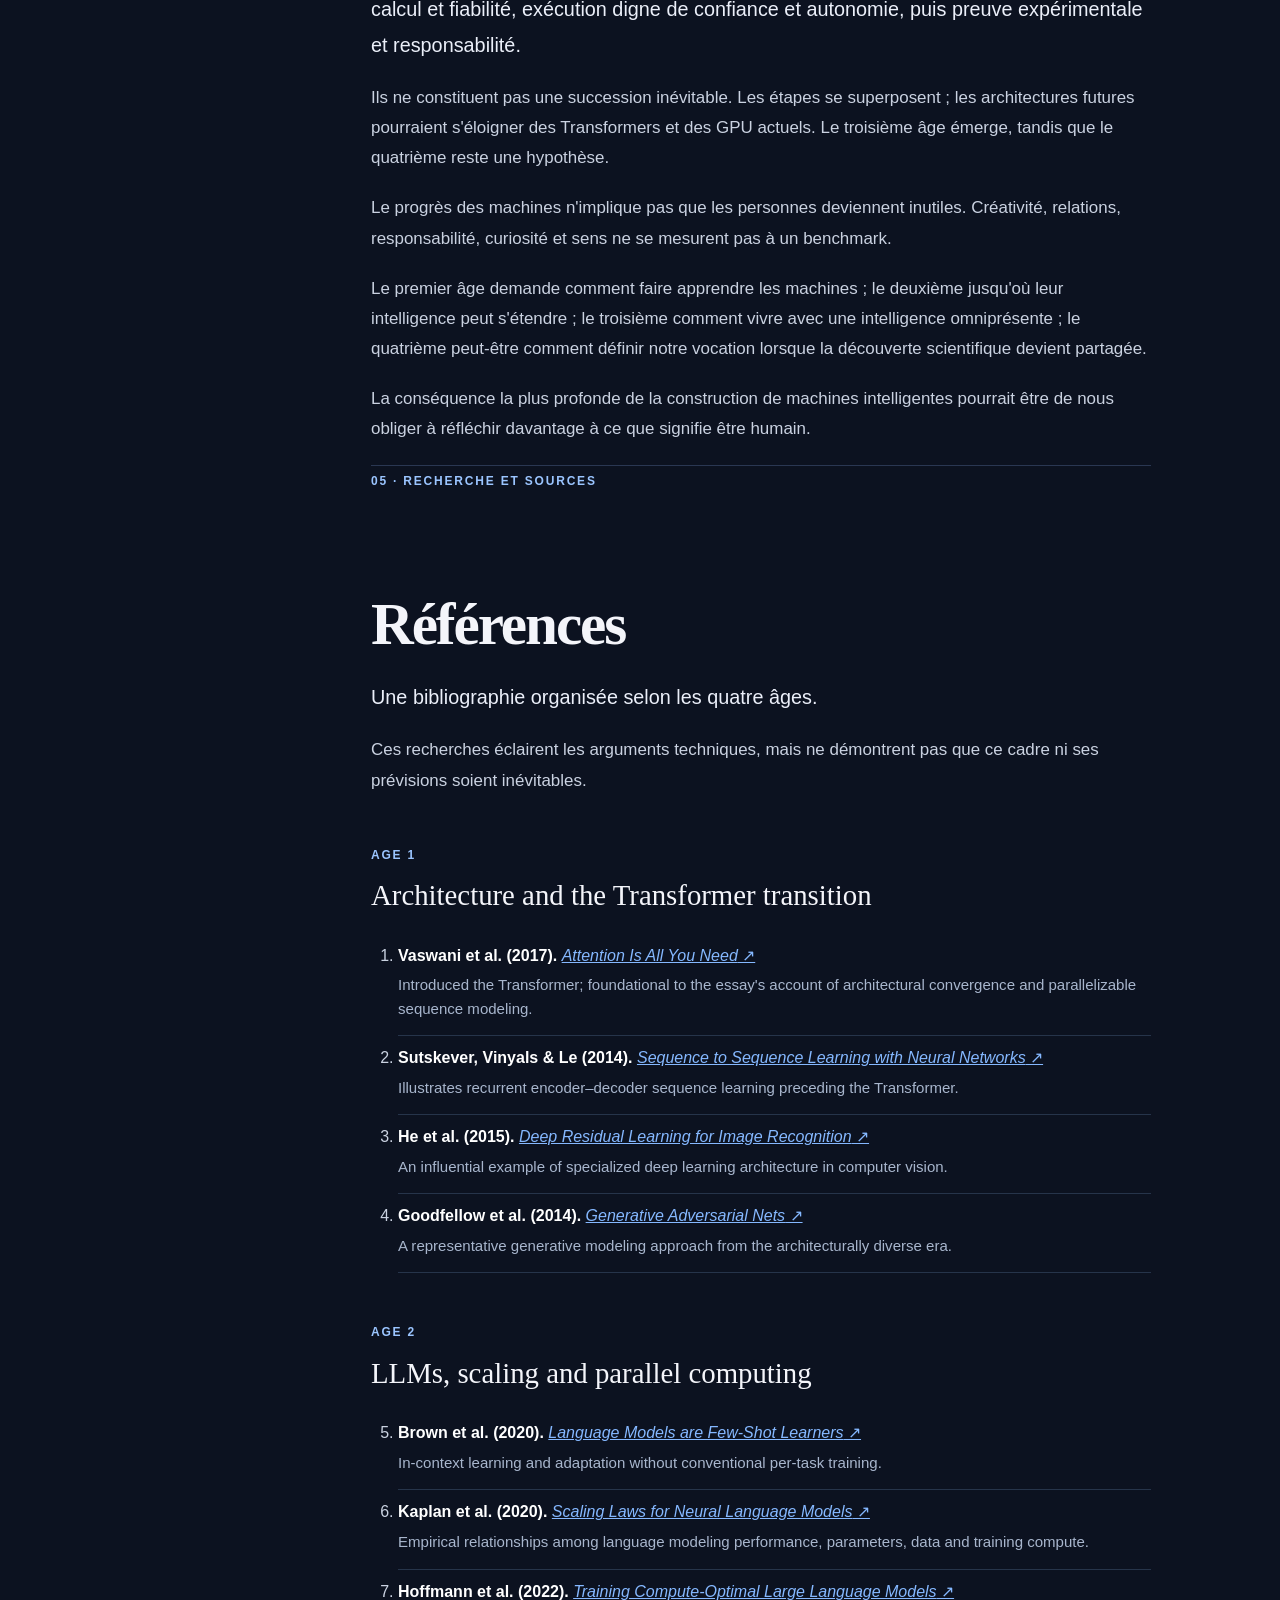
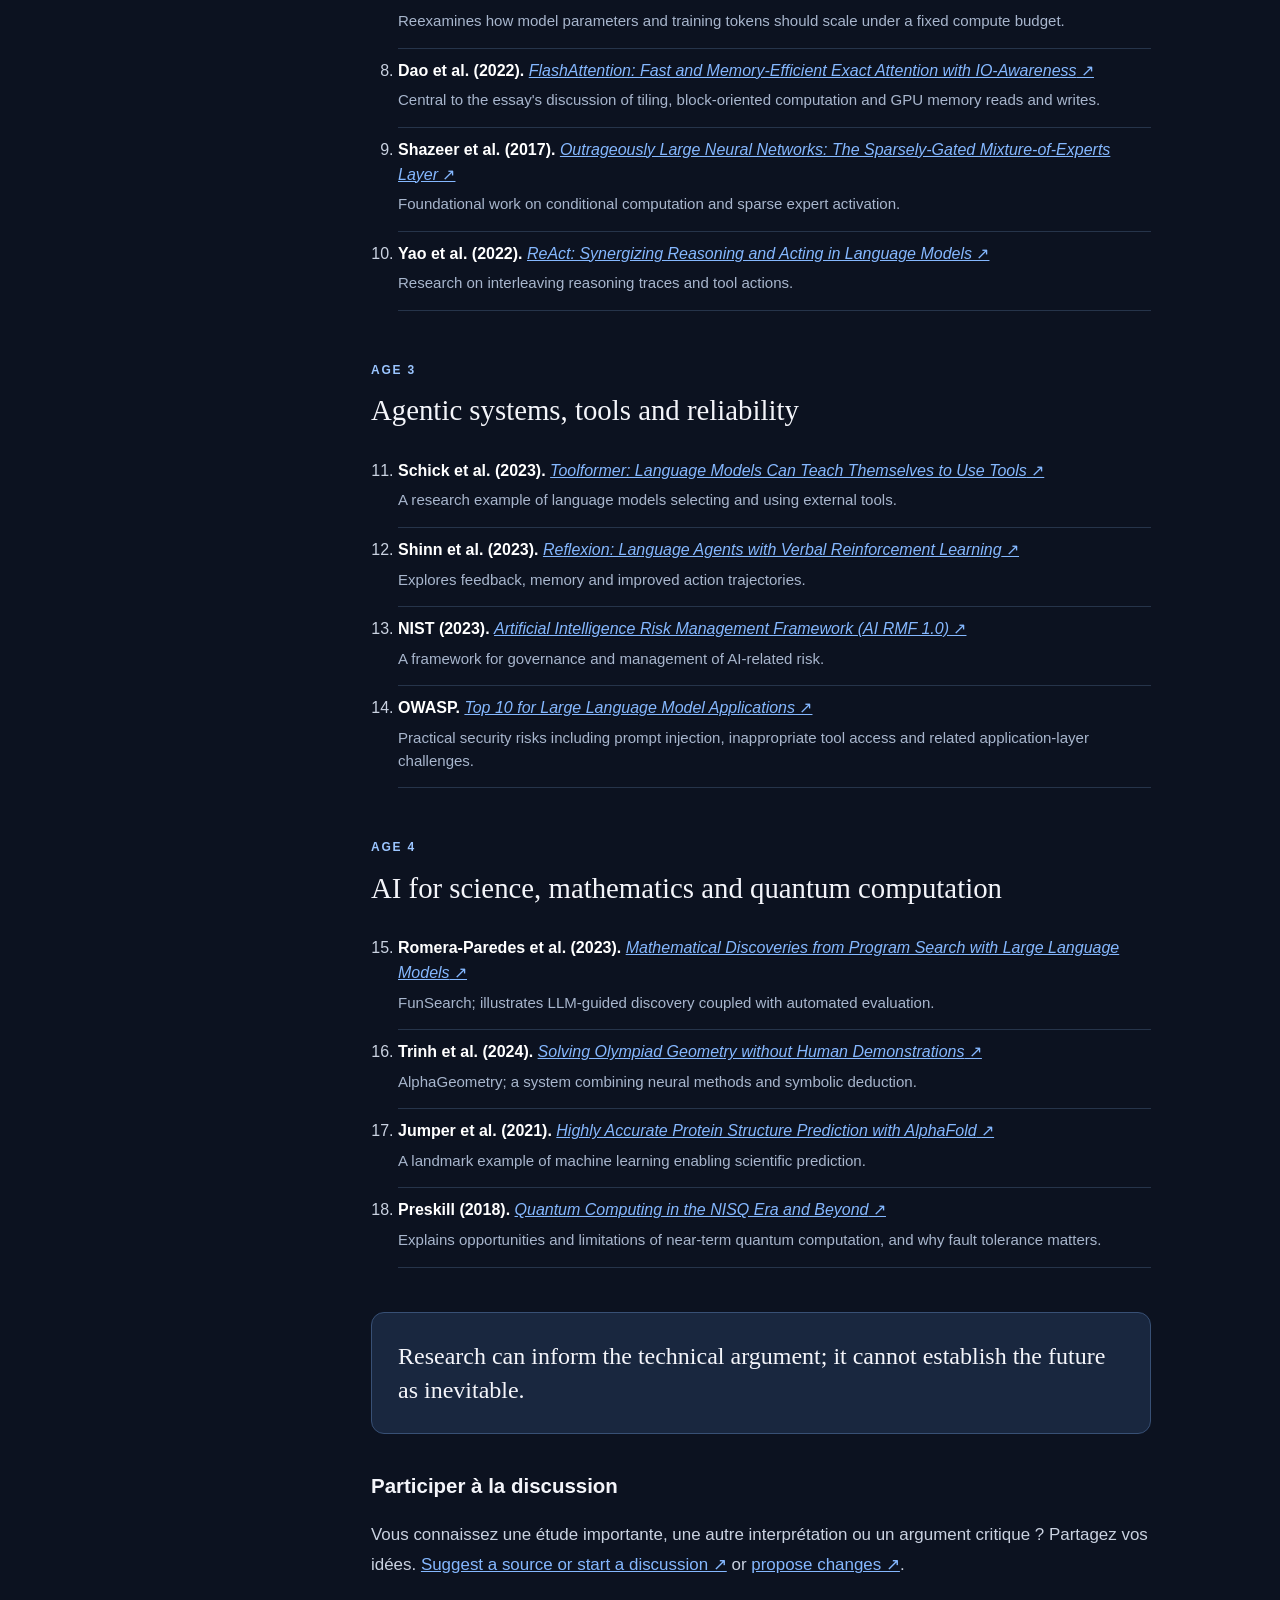
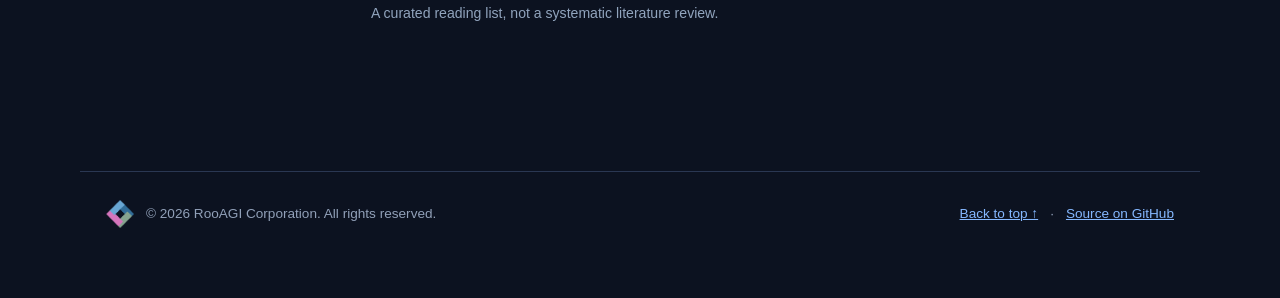
<file: fr.html>
<!doctype html>
<html lang="fr"><head><meta charset="utf-8"><meta name="viewport" content="width=device-width,initial-scale=1"><meta name="theme-color" content="#101523">
<meta name="description" content="The Four Ages of AI: From Machine Intelligence to Human Reinvention. An essay on architectures, parallel computing, agentic systems and scientific discovery.">
<meta property="og:title" content="The Four Ages of AI"><meta property="og:description" content="From Machine Intelligence to Human Reinvention"><meta property="og:type" content="article">
<title>Les quatre âges de l'IA — RooAGI</title>
<style>
:root{color-scheme:dark;--bg:#0c1220;--card:#141d31;--ink:#f4f5fa;--muted:#a9b4ca;--line:#2a3752;--accent:#85b8ff}
*{box-sizing:border-box}html{scroll-behavior:smooth}body{margin:0;background:var(--bg);color:var(--ink);font-family:Inter,ui-sans-serif,-apple-system,BlinkMacSystemFont,"Segoe UI",sans-serif;line-height:1.78}
body:before{content:"";position:absolute;top:0;left:0;right:0;height:670px;pointer-events:none;background:radial-gradient(ellipse at 70% 5%,#20345b 0%,transparent 60%)}
header,main,footer{position:relative}a{color:var(--accent)}a:focus-visible,button:focus-visible{outline:3px solid #77c7ff;outline-offset:4px}button{cursor:pointer}
.top{position:sticky;top:0;z-index:10;background:#0c1220e8;backdrop-filter:blur(16px);border-bottom:1px solid var(--line)}
.bar{max-width:1180px;margin:auto;padding:12px 26px;display:flex;align-items:center;justify-content:space-between;gap:12px}.brand{color:white;text-decoration:none;letter-spacing:.14em;font-size:.77rem;font-weight:800}.bar nav{display:flex;gap:18px;flex-wrap:wrap}.bar nav a{font-size:.8rem;color:var(--muted);text-decoration:none}.bar nav a:hover{color:white}
.progress{position:absolute;bottom:-2px;left:0;width:0;height:2px;background:#77c7ff;transition:width .1s}
.hero{max-width:1120px;margin:auto;padding:95px 26px 88px}.eyebrow{font-size:.73rem;color:#96c7ff;letter-spacing:.19em;text-transform:uppercase;font-weight:750}.hero h1{font-family:Georgia,serif;font-size:clamp(3.5rem,8.2vw,7.1rem);line-height:1.03;letter-spacing:-.055em;margin:23px 0;max-width:980px}.hero h1 em{font-weight:400;color:#94bdff}.subtitle{font-size:clamp(1.15rem,2.4vw,1.6rem);color:#c2cbda;max-width:740px;line-height:1.55}.byline{margin-top:34px;color:var(--muted);font-size:.88rem}.hero-line{height:1px;background:linear-gradient(90deg,#88b9ff,transparent);margin-top:67px}
.layout{max-width:1180px;margin:0 auto;display:grid;grid-template-columns:230px minmax(0,1fr);gap:65px;padding:0 26px}.sidebar{align-self:start;position:sticky;top:90px;padding:28px 0}.sidebar small{color:#9aa7bb;letter-spacing:.13em;font-weight:bold;text-transform:uppercase}.sidebar a{display:block;color:#aebbd0;text-decoration:none;font-size:.89rem;line-height:1.4;padding:11px 0;border-bottom:1px solid var(--line)}.sidebar a:hover{color:#9bc8ff}
.prose{max-width:780px;padding-bottom:100px}.prose h2{font-family:Georgia,serif;letter-spacing:-.035em;line-height:1.2;font-size:clamp(2.3rem,5vw,3.7rem);margin:95px 0 12px}.prose h3{font-size:1.28rem;line-height:1.35;margin-top:38px}.prose p{color:#cad2e1;font-size:1.06rem;margin:20px 0}.prose strong{color:#fff}.prose blockquote{margin:36px 0;padding:14px 0 14px 25px;border-left:3px solid #8dbdff;font:italic 1.45rem/1.48 Georgia,serif;color:#e9effc}
.stage-num{letter-spacing:.15em;font-weight:800;text-transform:uppercase;font-size:.75rem;color:#9bc5ff}.chapter{border-top:1px solid var(--line);scroll-margin-top:90px}.chapter .lead{font-size:1.24rem;color:#ebeff9}.grid{display:grid;grid-template-columns:repeat(2,1fr);gap:14px;margin:35px 0}.tile{background:var(--card);border:1px solid var(--line);border-radius:12px;padding:21px;text-decoration:none;color:white;transition:transform .15s,border-color .15s}.tile:hover{transform:translateY(-4px);border-color:#689fea}.tile small{color:#8fbaff;letter-spacing:.12em}.tile b{font:normal 1.3rem Georgia,serif;display:block;margin:7px 0}.tile span{font-size:.87rem;color:#acb7cc;line-height:1.5;display:block}
.pull{border:1px solid #385075;border-radius:13px;padding:26px;background:#19273f;margin:35px 0;font-family:Georgia,serif;font-size:1.5rem;line-height:1.43}
.chart{display:flex;align-items:center;justify-content:space-between;gap:6px;margin:32px 0;flex-wrap:wrap}.chart span{background:#17243a;padding:12px 13px;border:1px solid #385075;border-radius:8px;font-size:.8rem}.chart i{color:#78b9ff;font-style:normal}
hr{border:0;border-top:1px solid var(--line);margin:55px 0}
footer{border-top:1px solid var(--line);max-width:1120px;margin:auto;padding:28px 26px 70px;color:#91a0b8;font-size:.85rem;display:flex;justify-content:space-between;flex-wrap:wrap;gap:20px}
@media(max-width:800px){.layout{display:block}.sidebar{position:static;display:flex;gap:12px;overflow-x:auto;padding:5px 0 30px}.sidebar small{display:none}.sidebar a{white-space:nowrap;border:1px solid var(--line);border-radius:25px;padding:8px 14px}.hero{padding-top:55px;padding-bottom:40px}.hero h1{font-size:clamp(3rem,13vw,5rem)}.bar nav{gap:9px}.bar nav a{font-size:.72rem}.grid{grid-template-columns:1fr}.prose h2{margin-top:60px}.chart{display:block}.chart span{display:block;margin:7px 0}.chart i{display:block;text-align:center}}
@media(prefers-reduced-motion:reduce){html{scroll-behavior:auto}*{transition:none!important}}
.brand{display:inline-flex;align-items:center;gap:10px}.brand img{object-fit:contain}.brand small{font-size:.67rem;color:#9bb0cc}.old-ai{position:relative;display:inline-block;color:#8192b1;opacity:.66}.old-ai::after{content:"";position:absolute;top:51%;left:-6%;right:-6%;height:8px;background:#d37cbf;border-radius:20px;transform:rotate(-13deg)}.new-si{display:inline-block;color:#91c9f3;margin-left:.17em;text-shadow:0 0 32px #5b9de755}.si-expansion{color:#b0c4dd;margin-top:-8px;font-size:1.02rem;letter-spacing:.02em}.si-expansion strong{color:#a7dcff}footer span{display:flex;gap:12px;align-items:center}footer img{object-fit:contain}#references{padding-bottom:25px}@media(max-width:650px){.brand small{display:none}.old-ai::after{height:5px}}
.reference-group{margin:44px 0}.reference-group h3{font:normal 1.8rem/1.3 Georgia,serif;margin:9px 0 19px}.reference-group ol{padding-left:27px}.reference-group li{padding:10px 0 15px;color:#cad2e1;font-size:1rem;border-bottom:1px solid #26344a;line-height:1.55}.reference-group li strong{color:#fff}.ref-description{display:block;color:#a8b6cd;margin-top:5px;font-size:.94rem}.reference-note{font-size:.88rem!important;color:#91a4bd!important}#references{scroll-margin-top:90px}
.language-menu{position:relative;flex:none}.language-menu summary{display:grid;place-items:center;width:39px;height:39px;cursor:pointer;border:1px solid #395075;border-radius:9px;background:#15233c;color:#eaf5ff;list-style:none}.language-menu summary::-webkit-details-marker{display:none}.language-menu summary:hover,.language-menu[open] summary{background:#263957;border-color:#88b8e5}.language-menu summary:focus-visible{outline:2px solid #a9d9ff;outline-offset:3px}.language-menu summary svg{width:21px;height:21px;stroke:currentColor;fill:none;stroke-width:1.8;stroke-linecap:round;stroke-linejoin:round}.language-options{position:absolute;right:0;top:calc(100% + 9px);width:190px;z-index:1000;padding:7px;background:#15233c;border:1px solid #405477;border-radius:12px;box-shadow:0 15px 40px #0009}.language-options a{display:block;padding:9px 12px;border-radius:7px;color:#eaf5ff;text-decoration:none;font-size:.89rem}.language-options a:hover,.language-options a:focus-visible{background:#284366;color:#fff}.language-options a[aria-current="page"]{background:#203750;color:#a9d9ff;font-weight:700}@media(max-width:820px){.language-menu{margin-left:auto}}
.bar{gap:16px}.bar nav{flex:1;justify-content:flex-end}.lang-label select{border:1px solid #395075;border-radius:7px;background:#15233c;color:#edf5ff;font:inherit;font-size:.83rem;padding:7px 24px 7px 10px;max-width:145px}.sr-only{position:absolute;width:1px;height:1px;overflow:hidden;clip:rect(0,0,0,0)}@media(max-width:820px){.bar{flex-wrap:wrap}.bar nav{order:3;flex-basis:100%;justify-content:flex-start;overflow:auto}.lang-label{margin-left:auto}}
</style><!-- Google tag (gtag.js) -->
<script async src="https://www.googletagmanager.com/gtag/js?id=G-PPGWN27GMW"></script>
<script>
  window.dataLayer = window.dataLayer || [];
  function gtag(){dataLayer.push(arguments);}
  gtag('js', new Date());
  gtag('config', 'G-PPGWN27GMW');
</script>
</head><body>
<div class="top"><div class="bar"><a class="brand" href="#top"><img src="docs/assets/rooagi-logo.png" width="34" height="34" alt="RooAGI"> <span>ROOAGI <small> / FOUR AGES</small></span></a><nav aria-label="Primary"><a href="#framework">Introduction</a><a href="#stage1">01</a><a href="#stage2">02</a><a href="#stage3">03</a><a href="#stage4">04</a><a href="#conclusion">05</a><a href="#references">Références</a></nav><details class="language-menu"><summary aria-label="Choose language" title="Choose language"><svg viewBox="0 0 24 24" aria-hidden="true"><circle cx="12" cy="12" r="9"></circle><path d="M3 12h18M12 3c3 3 4.5 6 4.5 9S15 18 12 21M12 3c-3 3-4.5 6-4.5 9S9 18 12 21"></path></svg></summary><div class="language-options" role="navigation" aria-label="Languages"><a href="index.html">English</a><a href="zh.html">简体中文</a><a href="es.html">Español</a><a href="fr.html" aria-current="page">Français</a><a href="de.html">Deutsch</a><a href="ja.html">日本語</a><a href="ko.html">한국어</a></div></details></div><div class="progress" id="progress"></div></div>
<header id="top" class="hero"><div class="eyebrow">ROOAGI · FR</div><h1>Les quatre âges de l'IA<br><span class="old-ai">AI</span><span class="new-si">SI</span></h1><p class="si-expansion">De l'intelligence artificielle à la superintelligence</p><p class="subtitle">De l'intelligence des machines à la réinvention humaine</p><div class="byline">RooAGI Corporation · 2026</div><div class="hero-line"></div></header>
<div class="layout"><aside class="sidebar" aria-label="Contents"><small>Introduction</small><a href="#framework">Introduction</a><a href="#stage1">L'âge de l'alchimie</a><a href="#stage2">L'âge des grands modèles de langage</a><a href="#stage3">L'âge de l'informatique agentique</a><a href="#stage4">L'âge de la renaissance scientifique</a><a href="#conclusion">La réinvention humaine</a><a href="#references">Références</a></aside>
<main class="prose"><section id="framework" class=""><span class="stage-num">Introduction</span><h2>L'intelligence n'est pas une simple révolution logicielle</h2><p class="lead">On raconte souvent les progrès de l'intelligence artificielle à travers les classements, les benchmarks, le nombre de paramètres et le coût des processeurs graphiques. Mais une transformation plus profonde est à l'œuvre : l'IA modifie l'architecture informatique, l'économie du logiciel, les relations entre les personnes et les machines, et peut-être la manière dont la science progresse.</p><p>Je distingue quatre âges qui se chevauchent. Chaque époque rend une capacité autrefois rare plus accessible et révèle une nouvelle rareté. Chacune soulève également une question humaine différente : que reste-t-il de particulièrement précieux lorsque les machines peuvent accomplir toujours davantage ?</p><p>Cette chronologie n'est pas une loi. Le deuxième âge se poursuit, le troisième émerge, et le quatrième constitue une hypothèse concernant les vingt prochaines années.</p></section><section id="stage1" class="chapter"><span class="stage-num">01</span><h2>L'âge de l'alchimie</h2><p class="lead">Avant la publication du Transformer en 2017, l'apprentissage profond ressemblait à un atelier d'architectures spécialisées. Les réseaux convolutifs exploitaient les relations spatiales pour la vision ; les réseaux récurrents et les LSTM représentaient des séquences en actualisant un état caché ; les architectures encodeur-décodeur servaient la traduction ; les GAN et l'apprentissage par renforcement poursuivaient d'autres objectifs.</p><p>Le terme « alchimie » ne nie pas les fondements mathématiques de ces travaux. Il souligne la place de l'expérimentation et des assemblages empiriques. Une réussite en vision ne pouvait pas nécessairement être transposée au langage ou à la prise de décision.</p><p>L'article Attention Is All You Need, publié en 2017, marque une rupture. L'autoattention permet de construire une représentation à partir des relations entre positions sans dépendre, pendant l'entraînement, de mises à jour récurrentes successives. Elle correspond particulièrement bien aux accélérateurs massivement parallèles.</p><p>Le Transformer n'a inventé ni l'attention ni l'apprentissage profond et n'a pas supprimé les réseaux spécialisés. Il a cependant créé une base commune autour de laquelle les données, les bibliothèques logicielles, les méthodes d'entraînement et les investissements matériels ont convergé.</p><p>Une question philosophique demeure : reproduire un comportement intelligent revient-il à comprendre ? La réussite d'un système en perception ou en langage ne suffit pas à établir la nature de sa compréhension.</p></section><section id="stage2" class="chapter"><span class="stage-num">02</span><h2>L'âge des grands modèles de langage</h2><p class="lead">Le deuxième âge résulte de la rencontre entre architectures extensibles, immenses ensembles de données et calcul parallèle. Le Transformer initial était un modèle encodeur-décodeur. D'autres familles se sont développées, notamment les modèles autorégressifs à décodeur seul, particulièrement efficaces pour générer du langage et du code en prédisant le token suivant.</p><p>Dans un réseau récurrent, chaque état dépend du précédent ; cela limite le parallélisme à travers la séquence. Les Transformers permettent d'exprimer une grande part de l'entraînement et du traitement des prompts sous forme d'opérations matricielles et tensorielles sur plusieurs positions simultanément. C'est le passage de mises à jour séquentielles à un calcul parallèle organisé par blocs.</p><p>Il faut toutefois être précis : les blocs, les GPU, la mémoire vive et les opérations parallèles existaient bien avant le Transformer. L'innovation est leur adéquation avec une architecture générale d'apprentissage du langage.</p><p>La performance dépend aussi des mouvements de données. Transférer les poids, activations et caches entre mémoire à haut débit et stockage local demande du temps et de l'énergie. Le calcul en tuiles, la fusion de noyaux, la précision réduite et FlashAttention améliorent la localité et limitent les transferts superflus.</p><p>La génération autorégressive conserve une dépendance séquentielle : produire le prochain token inconnu suppose normalement de connaître le précédent. L'entraînement et le traitement initial sont beaucoup plus parallélisables que le décodage token par token. Bande passante, cache KV, latence et consommation électrique restent donc des contraintes importantes.</p><p>Le raisonnement s'étend désormais à des trajectoires de planification, de consultation d'outils, de vérification et de révision. Multiplier les étapes ne garantit pourtant pas la justesse : les erreurs se propagent et les sources extérieures peuvent être trompeuses.</p><p>Enfin, la croissance des modèles rencontre des limites physiques : énergie, refroidissement, puces et réseaux. Dans les entreprises, les autorisations, systèmes historiques, données sensibles et exceptions de travail imposent des contraintes différentes. Un excellent benchmark ne prouve pas la fiabilité en production.</p><p>Pour l'humanité, l'aisance des textes générés soulève la question de l'authenticité. L'accès facile à des réponses convaincantes peut démocratiser le savoir tout en affaiblissant l'habitude de vérifier les hypothèses.</p></section><section id="stage3" class="chapter"><span class="stage-num">03</span><h2>L'âge de l'informatique agentique</h2><p class="lead">Le troisième âge n'est pas seulement celui des modèles capables d'appeler des outils : il réorganise l'informatique autour d'objectifs, de contexte persistant et d'actions fiables. Au lieu de naviguer dans des applications prédéfinies, une personne peut exprimer un objectif ; un agent planifie, invoque des services, suit l'état des tâches et contrôle les résultats.</p><p>L'ordinateur personnel pourrait retrouver une importance centrale. Les poids des modèles, les caches d'attention et la mémoire contextuelle exigent capacité et bande passante. CPU, GPU et accélérateurs spécialisés coopéreront peut-être plus étroitement grâce à l'informatique hétérogène et à une mémoire partagée, sans devenir un seul processeur.</p><p>Les systèmes d'exploitation pourraient prendre en charge les identités, permissions, souvenirs persistants, modèles et reprises de tâches. L'IA locale offre confidentialité, faible latence et fonctionnement hors ligne ; le cloud apporte davantage de puissance. Les deux approches sont complémentaires.</p><p>Le vibe coding abaisse le coût de création de logiciels à partir d'intentions. Il remet en question l'application centrée sur l'interface et la tarification SaaS par utilisateur, sans faire disparaître l'importance des données fiables, de la conformité, des intégrations et de la maintenance.</p><p>L'exécution autonome exige des identifiants limités à une tâche, des autorisations explicites, une isolation, des audits, des reprises et des opérations idempotentes. Les courriels, pages web et réponses d'outils doivent rester des données non fiables, non des instructions disposant d'une autorité implicite.</p><p>À mesure que les agents génèrent du code, des documents et des messages, l'information devient abondante. Sa provenance, sa vérification et la confiance deviennent comparativement plus rares.</p><p>La question humaine est celle de l'autonomie. Déléguer une corvée peut libérer ; déléguer sans contrôle la définition des fins et les jugements peut réduire notre capacité d'agir. Le travail apporte aussi identité, communauté et sens, pas seulement un revenu.</p></section><section id="stage4" class="chapter"><span class="stage-num">04</span><h2>L'âge de la renaissance scientifique</h2><p class="lead">Ce quatrième âge est une possibilité à l'horizon de vingt ans, et non une prévision certaine. Jusqu'ici, l'IA s'appuyait principalement sur des découvertes humaines en physique et en mathématiques ; elle pourrait désormais contribuer à inventer de nouvelles abstractions et de nouvelles connaissances.</p><p>Optimiser un algorithme n'est pas créer un langage mathématique inédit. Le calcul infinitésimal, la géométrie et l'algèbre ont permis de poser des questions autrefois impensables. L'IA aide déjà à rechercher des conjectures, à optimiser des programmes et à vérifier formellement des preuves ; inventer des concepts demeure une ambition bien plus grande.</p><p>La physique impose une exigence supplémentaire : la cohérence mathématique ne démontre pas la vérité physique. Il faut des observations, des expériences discriminantes et des réplications indépendantes. Les laboratoires automatisés pourraient relier la formulation d'hypothèses, les tests et la révision des modèles.</p><p>Les matériaux, la chimie, l'énergie et les systèmes complexes pourraient progresser plus vite. Mais une percée fondamentale comparable à la relativité ou à la mécanique quantique reste hautement incertaine.</p><p>L'informatique quantique tolérante aux fautes pourrait aider certaines simulations de systèmes quantiques ; elle ne remplacerait pas le calcul classique en général. La photonique, les systèmes neuromorphiques et les nouveaux matériaux pourraient également modifier le matériel informatique.</p><p>Une boucle de rétroaction entre IA, science et nouveaux systèmes de calcul serait possible, tout en demeurant limitée par l'instrumentation, la fabrication, l'énergie et les lois physiques.</p><p>Si des machines contribuent à des découvertes difficiles à comprendre pour un chercheur isolé, nos capacités pourraient progresser plus vite que notre aptitude à les gouverner. Découvrir ce qui est possible ne détermine pas ce qu'il faudrait faire.</p></section><section id="conclusion" class="chapter"><span class="stage-num">05</span><h2>Que devient l'être humain lorsque l'intelligence abonde ?</h2><p class="lead">Les quatre âges montrent comment une capacité rare devient accessible et laisse apparaître un autre goulot d'étranglement : architectures réutilisables, puissance de calcul et fiabilité, exécution digne de confiance et autonomie, puis preuve expérimentale et responsabilité.</p><p>Ils ne constituent pas une succession inévitable. Les étapes se superposent ; les architectures futures pourraient s'éloigner des Transformers et des GPU actuels. Le troisième âge émerge, tandis que le quatrième reste une hypothèse.</p><p>Le progrès des machines n'implique pas que les personnes deviennent inutiles. Créativité, relations, responsabilité, curiosité et sens ne se mesurent pas à un benchmark.</p><p>Le premier âge demande comment faire apprendre les machines ; le deuxième jusqu'où leur intelligence peut s'étendre ; le troisième comment vivre avec une intelligence omniprésente ; le quatrième peut-être comment définir notre vocation lorsque la découverte scientifique devient partagée.</p><p>La conséquence la plus profonde de la construction de machines intelligentes pourrait être de nous obliger à réfléchir davantage à ce que signifie être humain.</p></section><section id="references" class="chapter references-chapter"><span class="stage-num">05 · Recherche et sources</span><h2>Références</h2><p class="lead">Une bibliographie organisée selon les quatre âges.</p><p>Ces recherches éclairent les arguments techniques, mais ne démontrent pas que ce cadre ni ses prévisions soient inévitables.</p><div class="reference-group"><span class="stage-num">Age 1</span><h3>Architecture and the Transformer transition</h3><ol start="1"><li><strong>Vaswani et al. (2017).</strong> <a href="https://arxiv.org/abs/1706.03762" target="_blank" rel="noopener noreferrer"><em>Attention Is All You Need</em> ↗</a><span class="ref-description">Introduced the Transformer; foundational to the essay's account of architectural convergence and parallelizable sequence modeling.</span></li><li><strong>Sutskever, Vinyals &amp; Le (2014).</strong> <a href="https://arxiv.org/abs/1409.3215" target="_blank" rel="noopener noreferrer"><em>Sequence to Sequence Learning with Neural Networks</em> ↗</a><span class="ref-description">Illustrates recurrent encoder–decoder sequence learning preceding the Transformer.</span></li><li><strong>He et al. (2015).</strong> <a href="https://arxiv.org/abs/1512.03385" target="_blank" rel="noopener noreferrer"><em>Deep Residual Learning for Image Recognition</em> ↗</a><span class="ref-description">An influential example of specialized deep learning architecture in computer vision.</span></li><li><strong>Goodfellow et al. (2014).</strong> <a href="https://arxiv.org/abs/1406.2661" target="_blank" rel="noopener noreferrer"><em>Generative Adversarial Nets</em> ↗</a><span class="ref-description">A representative generative modeling approach from the architecturally diverse era.</span></li></ol></div><div class="reference-group"><span class="stage-num">Age 2</span><h3>LLMs, scaling and parallel computing</h3><ol start="5"><li><strong>Brown et al. (2020).</strong> <a href="https://arxiv.org/abs/2005.14165" target="_blank" rel="noopener noreferrer"><em>Language Models are Few-Shot Learners</em> ↗</a><span class="ref-description">In-context learning and adaptation without conventional per-task training.</span></li><li><strong>Kaplan et al. (2020).</strong> <a href="https://arxiv.org/abs/2001.08361" target="_blank" rel="noopener noreferrer"><em>Scaling Laws for Neural Language Models</em> ↗</a><span class="ref-description">Empirical relationships among language modeling performance, parameters, data and training compute.</span></li><li><strong>Hoffmann et al. (2022).</strong> <a href="https://arxiv.org/abs/2203.15556" target="_blank" rel="noopener noreferrer"><em>Training Compute-Optimal Large Language Models</em> ↗</a><span class="ref-description">Reexamines how model parameters and training tokens should scale under a fixed compute budget.</span></li><li><strong>Dao et al. (2022).</strong> <a href="https://arxiv.org/abs/2205.14135" target="_blank" rel="noopener noreferrer"><em>FlashAttention: Fast and Memory-Efficient Exact Attention with IO-Awareness</em> ↗</a><span class="ref-description">Central to the essay's discussion of tiling, block-oriented computation and GPU memory reads and writes.</span></li><li><strong>Shazeer et al. (2017).</strong> <a href="https://arxiv.org/abs/1701.06538" target="_blank" rel="noopener noreferrer"><em>Outrageously Large Neural Networks: The Sparsely-Gated Mixture-of-Experts Layer</em> ↗</a><span class="ref-description">Foundational work on conditional computation and sparse expert activation.</span></li><li><strong>Yao et al. (2022).</strong> <a href="https://arxiv.org/abs/2210.03629" target="_blank" rel="noopener noreferrer"><em>ReAct: Synergizing Reasoning and Acting in Language Models</em> ↗</a><span class="ref-description">Research on interleaving reasoning traces and tool actions.</span></li></ol></div><div class="reference-group"><span class="stage-num">Age 3</span><h3>Agentic systems, tools and reliability</h3><ol start="11"><li><strong>Schick et al. (2023).</strong> <a href="https://arxiv.org/abs/2302.04761" target="_blank" rel="noopener noreferrer"><em>Toolformer: Language Models Can Teach Themselves to Use Tools</em> ↗</a><span class="ref-description">A research example of language models selecting and using external tools.</span></li><li><strong>Shinn et al. (2023).</strong> <a href="https://arxiv.org/abs/2303.11366" target="_blank" rel="noopener noreferrer"><em>Reflexion: Language Agents with Verbal Reinforcement Learning</em> ↗</a><span class="ref-description">Explores feedback, memory and improved action trajectories.</span></li><li><strong>NIST (2023).</strong> <a href="https://doi.org/10.6028/NIST.AI.100-1" target="_blank" rel="noopener noreferrer"><em>Artificial Intelligence Risk Management Framework (AI RMF 1.0)</em> ↗</a><span class="ref-description">A framework for governance and management of AI-related risk.</span></li><li><strong>OWASP.</strong> <a href="https://genai.owasp.org/llm-top-10/" target="_blank" rel="noopener noreferrer"><em>Top 10 for Large Language Model Applications</em> ↗</a><span class="ref-description">Practical security risks including prompt injection, inappropriate tool access and related application-layer challenges.</span></li></ol></div><div class="reference-group"><span class="stage-num">Age 4</span><h3>AI for science, mathematics and quantum computation</h3><ol start="15"><li><strong>Romera-Paredes et al. (2023).</strong> <a href="https://doi.org/10.1038/s41586-023-06924-6" target="_blank" rel="noopener noreferrer"><em>Mathematical Discoveries from Program Search with Large Language Models</em> ↗</a><span class="ref-description">FunSearch; illustrates LLM-guided discovery coupled with automated evaluation.</span></li><li><strong>Trinh et al. (2024).</strong> <a href="https://doi.org/10.1038/s41586-023-06747-5" target="_blank" rel="noopener noreferrer"><em>Solving Olympiad Geometry without Human Demonstrations</em> ↗</a><span class="ref-description">AlphaGeometry; a system combining neural methods and symbolic deduction.</span></li><li><strong>Jumper et al. (2021).</strong> <a href="https://doi.org/10.1038/s41586-021-03819-2" target="_blank" rel="noopener noreferrer"><em>Highly Accurate Protein Structure Prediction with AlphaFold</em> ↗</a><span class="ref-description">A landmark example of machine learning enabling scientific prediction.</span></li><li><strong>Preskill (2018).</strong> <a href="https://arxiv.org/abs/1801.00862" target="_blank" rel="noopener noreferrer"><em>Quantum Computing in the NISQ Era and Beyond</em> ↗</a><span class="ref-description">Explains opportunities and limitations of near-term quantum computation, and why fault tolerance matters.</span></li></ol></div><div class="pull">Research can inform the technical argument; it cannot establish the future as inevitable.</div><h3>Participer à la discussion</h3><p>Vous connaissez une étude importante, une autre interprétation ou un argument critique ? Partagez vos idées. <a href="https://github.com/RooAGI/The-Four-Ages-of-AI-From-Machine-Intelligence-to-Human-Reinvention/issues/new">Suggest a source or start a discussion ↗</a> or <a href="https://github.com/RooAGI/The-Four-Ages-of-AI-From-Machine-Intelligence-to-Human-Reinvention/pulls">propose changes ↗</a>.</p><p class="reference-note">A curated reading list, not a systematic literature review.</p></section></main></div><footer><span><img src="docs/assets/rooagi-logo.png" alt="RooAGI" width="28" height="28"> © 2026 RooAGI Corporation. All rights reserved.</span><span><a href="#top">Back to top ↑</a> · <a href="https://github.com/RooAGI/The-Four-Ages-of-AI-From-Machine-Intelligence-to-Human-Reinvention">Source on GitHub</a></span></footer>
<script>const bar=document.getElementById('progress');const update=()=>{const max=document.documentElement.scrollHeight-innerHeight;bar.style.width=(max>0?Math.min(100,scrollY/max*100):0)+'%'};addEventListener('scroll',update,{passive:true});addEventListener('resize',update);update();</script>
</body></html>
</file>
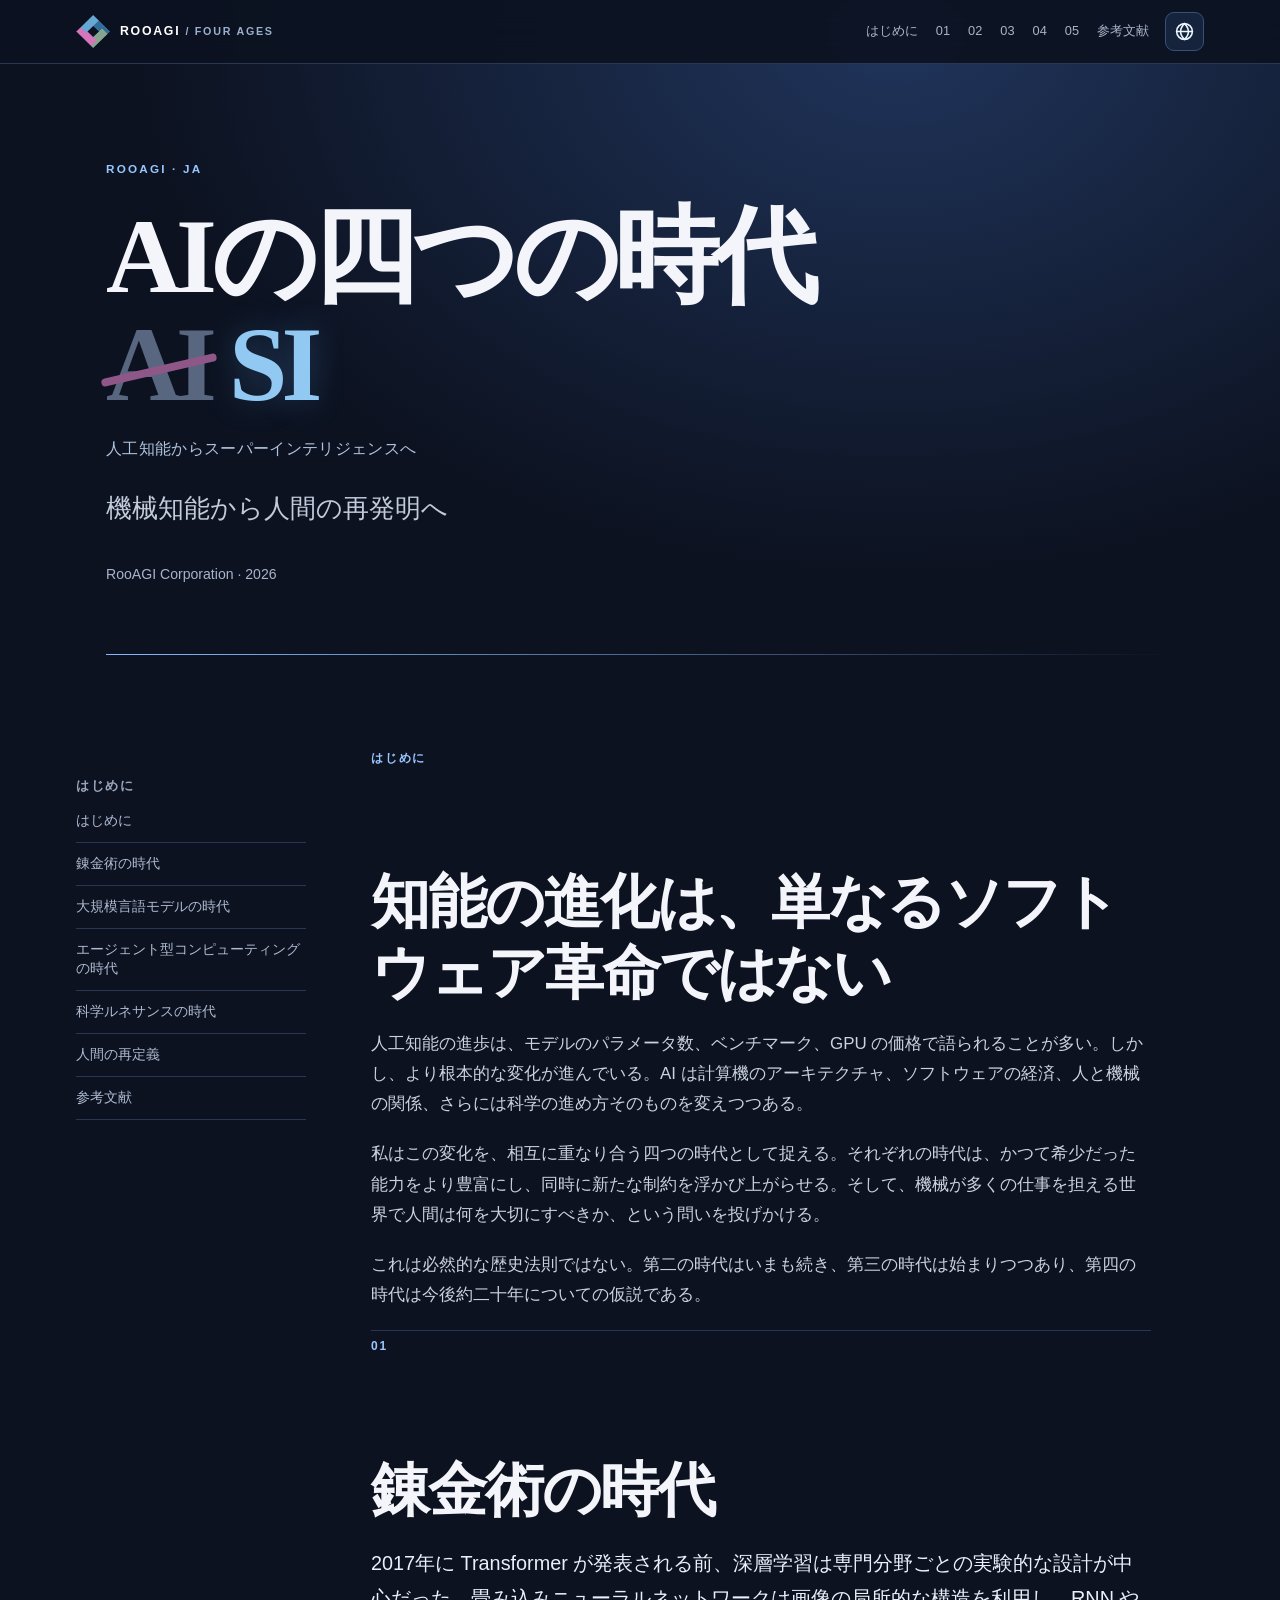
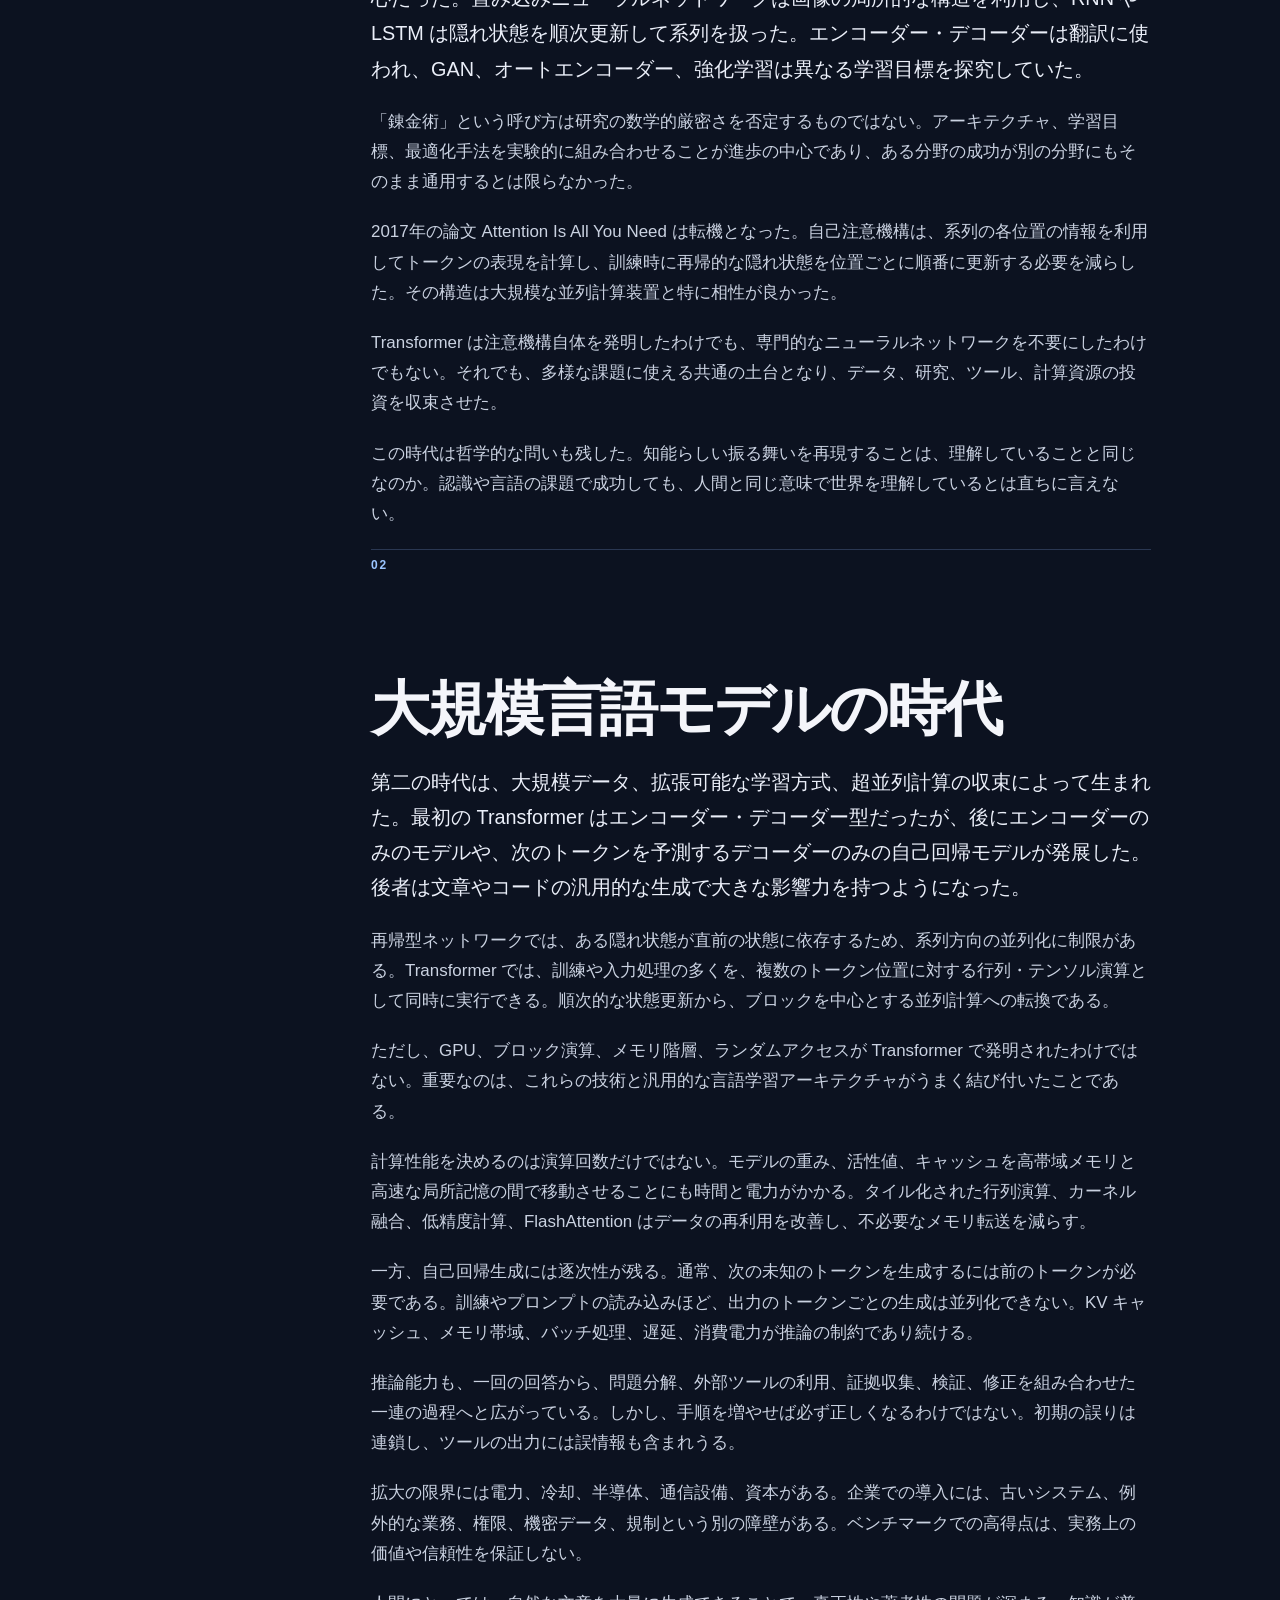
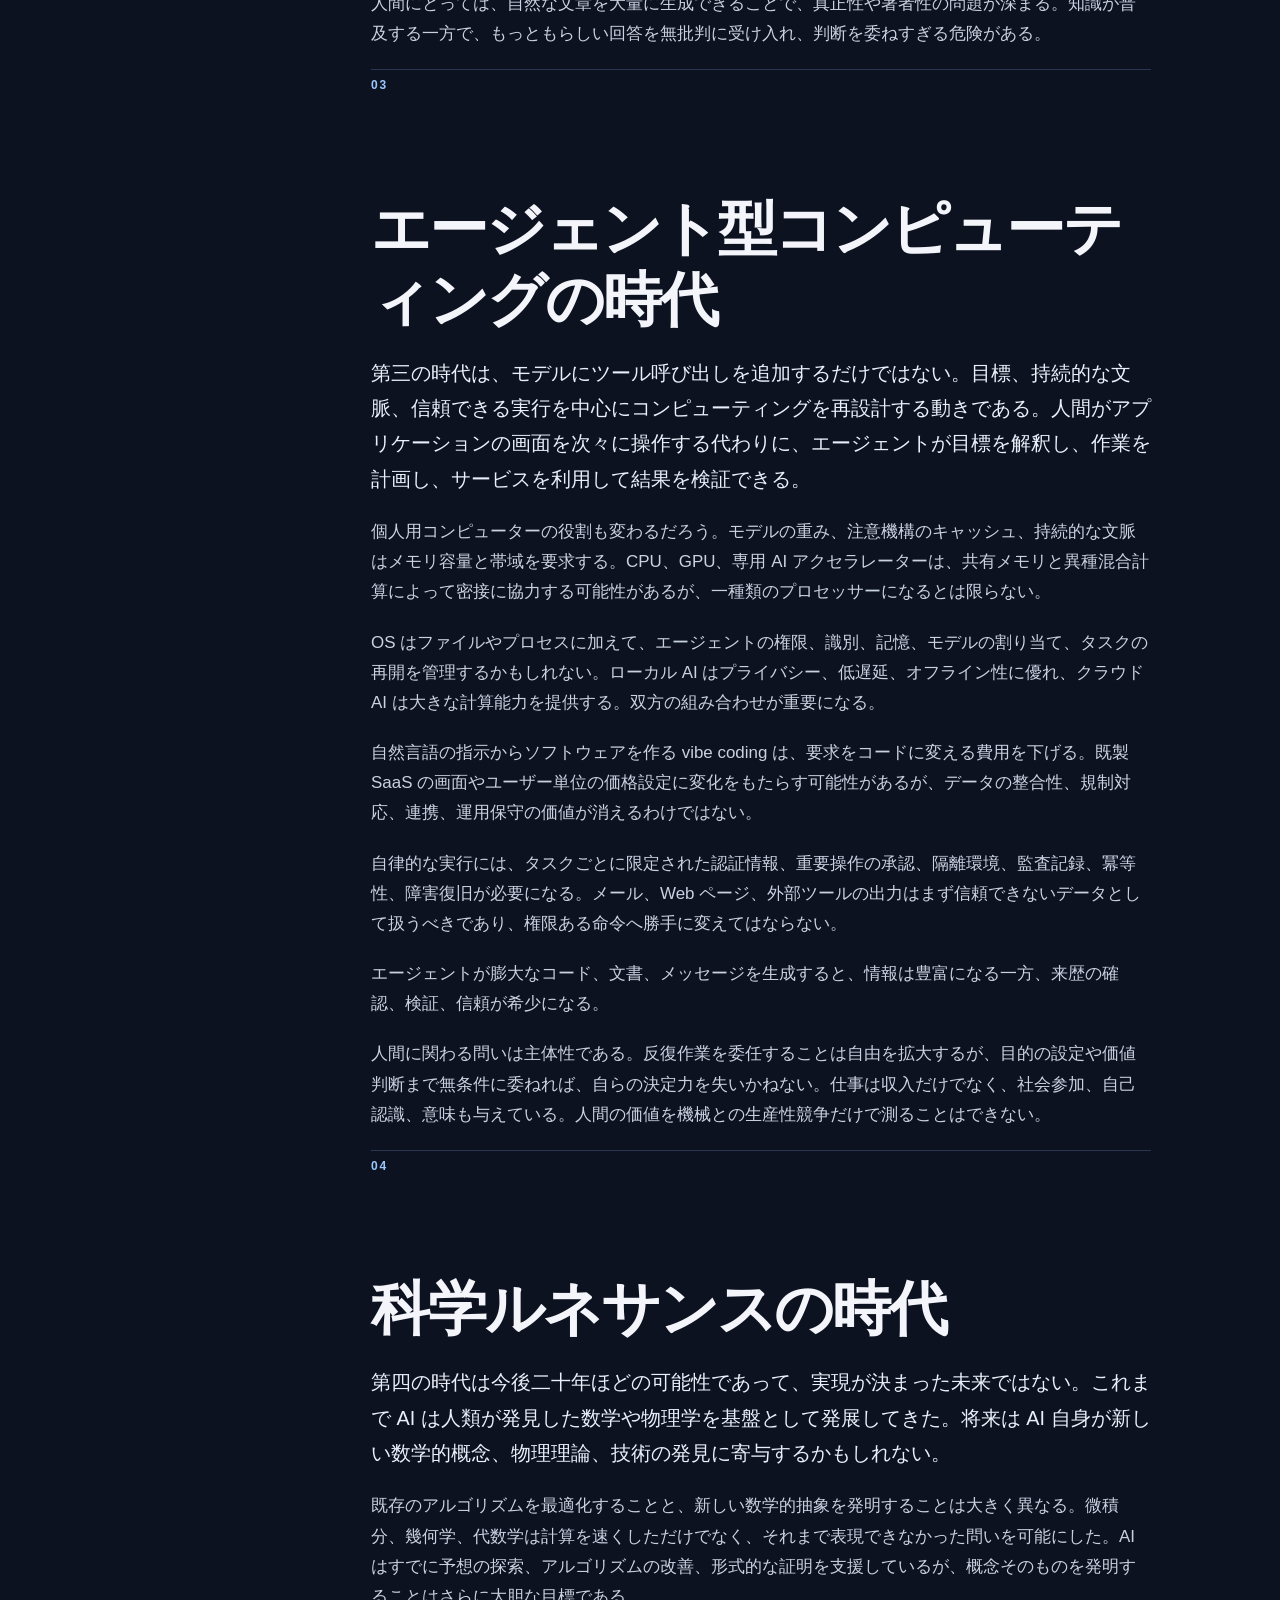
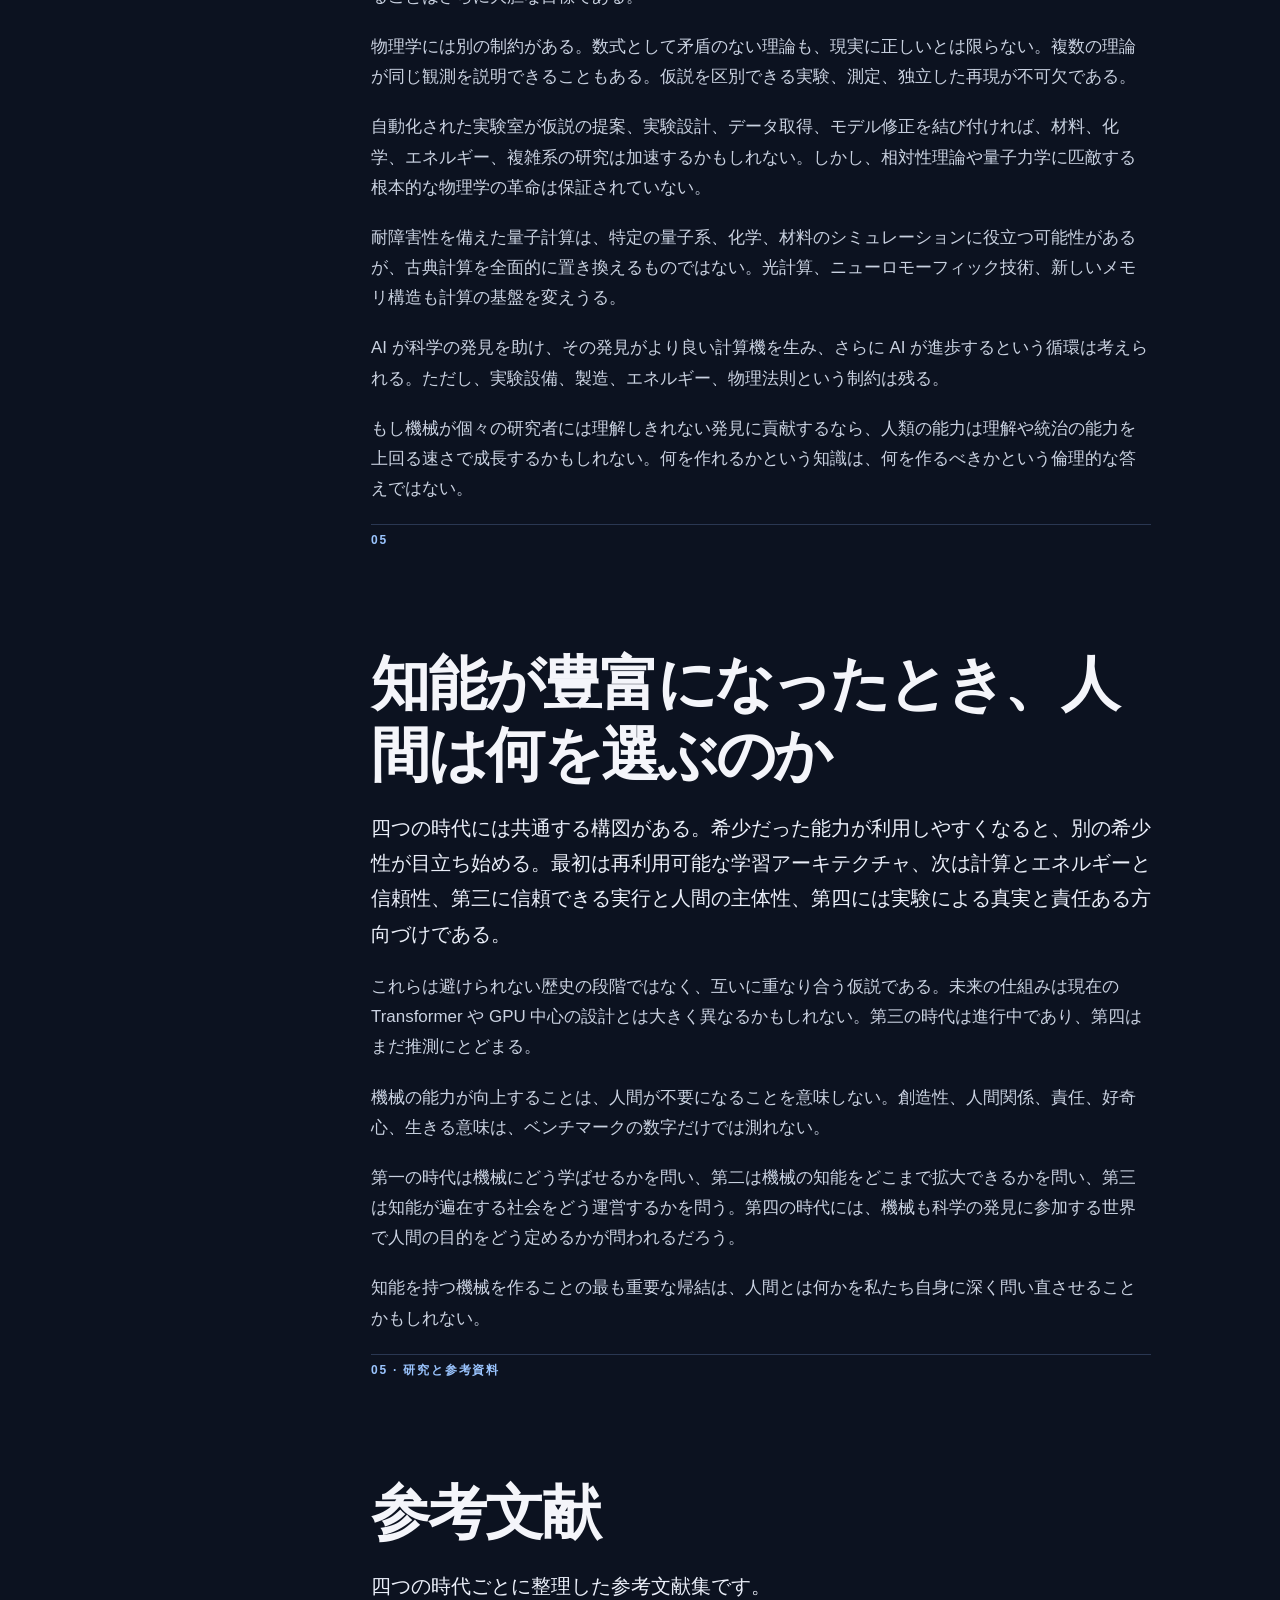
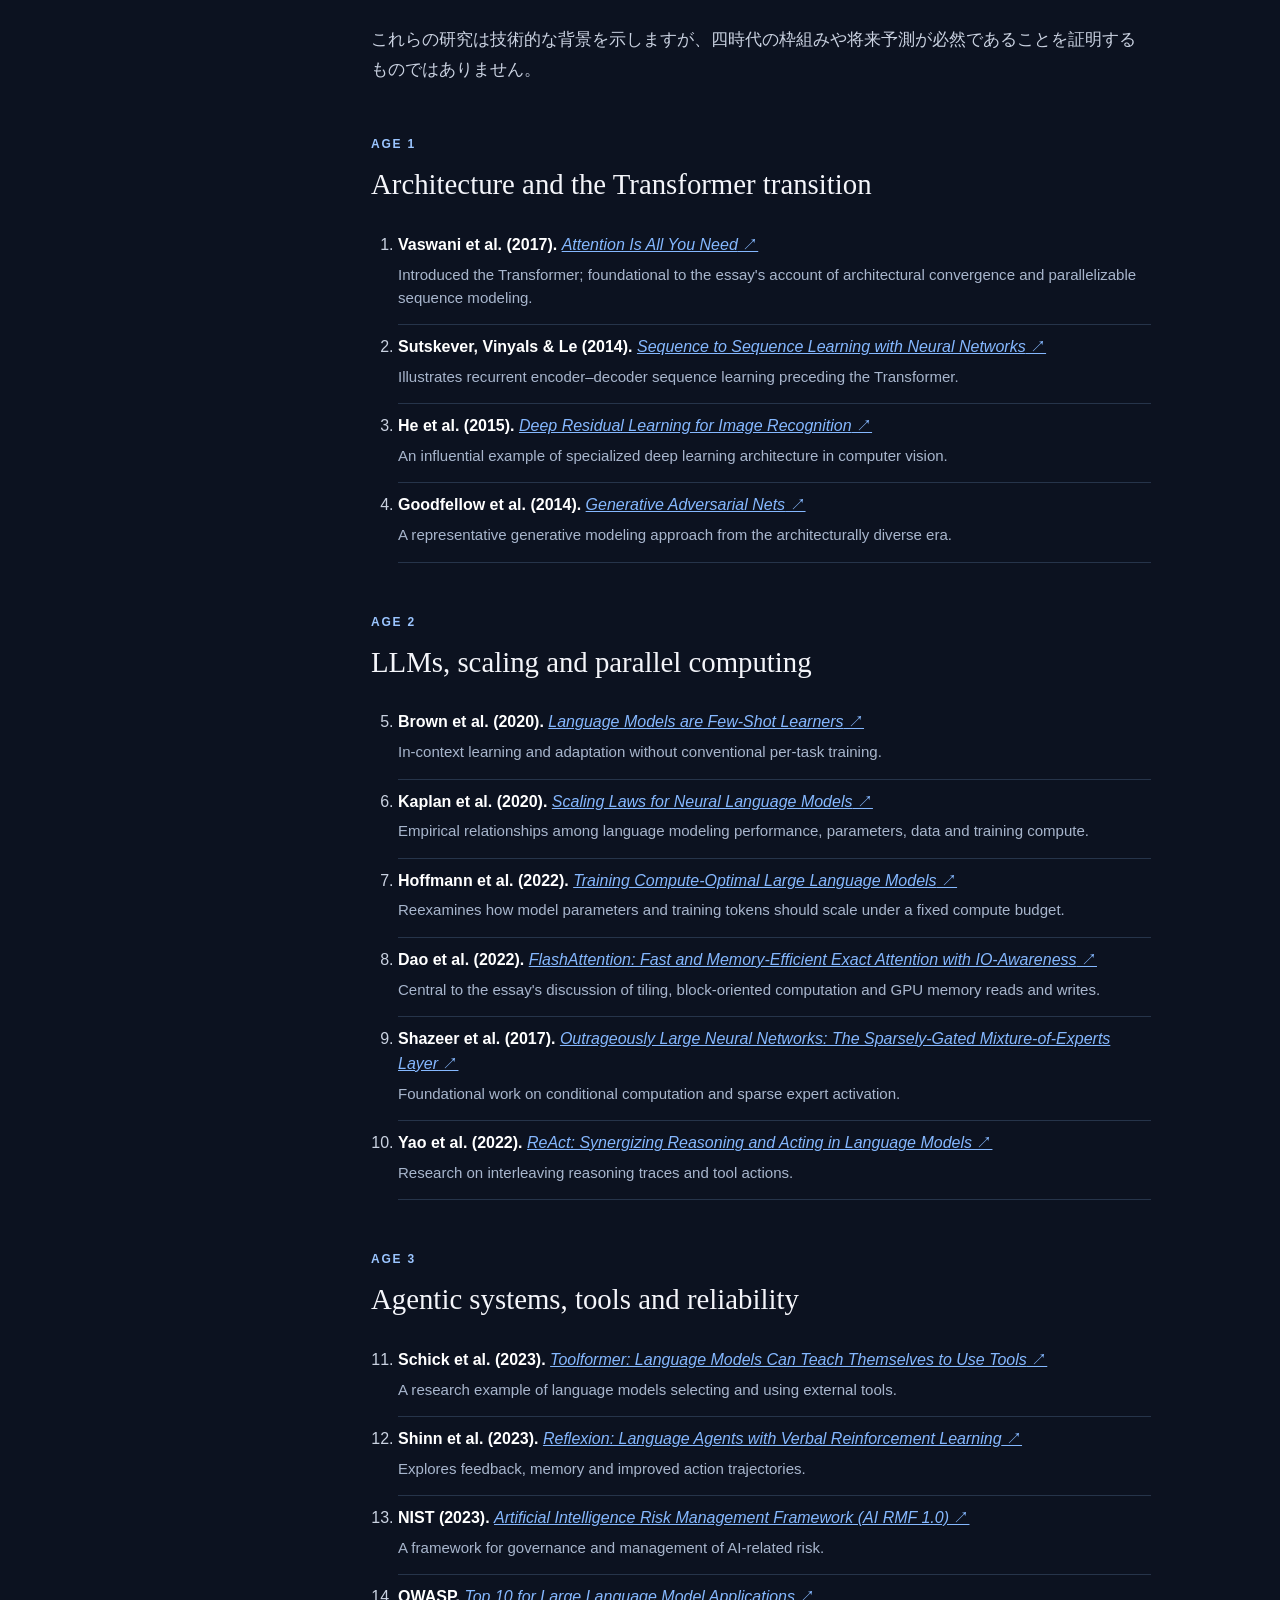
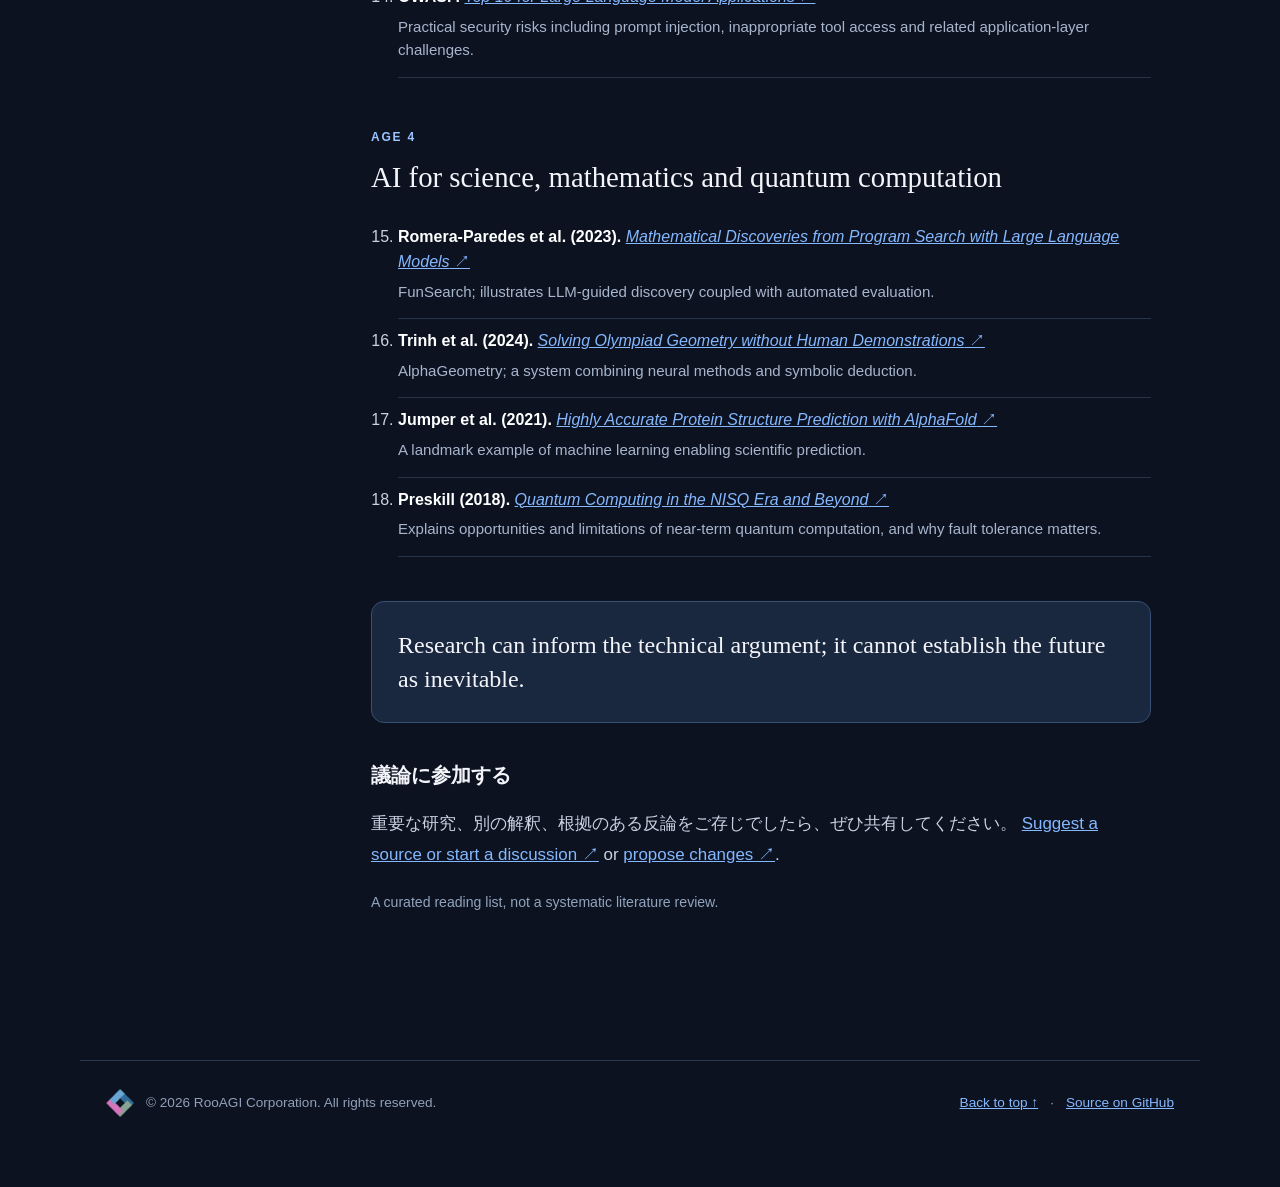
<file: ja.html>
<!doctype html>
<html lang="ja"><head><meta charset="utf-8"><meta name="viewport" content="width=device-width,initial-scale=1"><meta name="theme-color" content="#101523">
<meta name="description" content="The Four Ages of AI: From Machine Intelligence to Human Reinvention. An essay on architectures, parallel computing, agentic systems and scientific discovery.">
<meta property="og:title" content="The Four Ages of AI"><meta property="og:description" content="From Machine Intelligence to Human Reinvention"><meta property="og:type" content="article">
<title>AIの四つの時代 — RooAGI</title>
<style>
:root{color-scheme:dark;--bg:#0c1220;--card:#141d31;--ink:#f4f5fa;--muted:#a9b4ca;--line:#2a3752;--accent:#85b8ff}
*{box-sizing:border-box}html{scroll-behavior:smooth}body{margin:0;background:var(--bg);color:var(--ink);font-family:Inter,ui-sans-serif,-apple-system,BlinkMacSystemFont,"Segoe UI",sans-serif;line-height:1.78}
body:before{content:"";position:absolute;top:0;left:0;right:0;height:670px;pointer-events:none;background:radial-gradient(ellipse at 70% 5%,#20345b 0%,transparent 60%)}
header,main,footer{position:relative}a{color:var(--accent)}a:focus-visible,button:focus-visible{outline:3px solid #77c7ff;outline-offset:4px}button{cursor:pointer}
.top{position:sticky;top:0;z-index:10;background:#0c1220e8;backdrop-filter:blur(16px);border-bottom:1px solid var(--line)}
.bar{max-width:1180px;margin:auto;padding:12px 26px;display:flex;align-items:center;justify-content:space-between;gap:12px}.brand{color:white;text-decoration:none;letter-spacing:.14em;font-size:.77rem;font-weight:800}.bar nav{display:flex;gap:18px;flex-wrap:wrap}.bar nav a{font-size:.8rem;color:var(--muted);text-decoration:none}.bar nav a:hover{color:white}
.progress{position:absolute;bottom:-2px;left:0;width:0;height:2px;background:#77c7ff;transition:width .1s}
.hero{max-width:1120px;margin:auto;padding:95px 26px 88px}.eyebrow{font-size:.73rem;color:#96c7ff;letter-spacing:.19em;text-transform:uppercase;font-weight:750}.hero h1{font-family:Georgia,serif;font-size:clamp(3.5rem,8.2vw,7.1rem);line-height:1.03;letter-spacing:-.055em;margin:23px 0;max-width:980px}.hero h1 em{font-weight:400;color:#94bdff}.subtitle{font-size:clamp(1.15rem,2.4vw,1.6rem);color:#c2cbda;max-width:740px;line-height:1.55}.byline{margin-top:34px;color:var(--muted);font-size:.88rem}.hero-line{height:1px;background:linear-gradient(90deg,#88b9ff,transparent);margin-top:67px}
.layout{max-width:1180px;margin:0 auto;display:grid;grid-template-columns:230px minmax(0,1fr);gap:65px;padding:0 26px}.sidebar{align-self:start;position:sticky;top:90px;padding:28px 0}.sidebar small{color:#9aa7bb;letter-spacing:.13em;font-weight:bold;text-transform:uppercase}.sidebar a{display:block;color:#aebbd0;text-decoration:none;font-size:.89rem;line-height:1.4;padding:11px 0;border-bottom:1px solid var(--line)}.sidebar a:hover{color:#9bc8ff}
.prose{max-width:780px;padding-bottom:100px}.prose h2{font-family:Georgia,serif;letter-spacing:-.035em;line-height:1.2;font-size:clamp(2.3rem,5vw,3.7rem);margin:95px 0 12px}.prose h3{font-size:1.28rem;line-height:1.35;margin-top:38px}.prose p{color:#cad2e1;font-size:1.06rem;margin:20px 0}.prose strong{color:#fff}.prose blockquote{margin:36px 0;padding:14px 0 14px 25px;border-left:3px solid #8dbdff;font:italic 1.45rem/1.48 Georgia,serif;color:#e9effc}
.stage-num{letter-spacing:.15em;font-weight:800;text-transform:uppercase;font-size:.75rem;color:#9bc5ff}.chapter{border-top:1px solid var(--line);scroll-margin-top:90px}.chapter .lead{font-size:1.24rem;color:#ebeff9}.grid{display:grid;grid-template-columns:repeat(2,1fr);gap:14px;margin:35px 0}.tile{background:var(--card);border:1px solid var(--line);border-radius:12px;padding:21px;text-decoration:none;color:white;transition:transform .15s,border-color .15s}.tile:hover{transform:translateY(-4px);border-color:#689fea}.tile small{color:#8fbaff;letter-spacing:.12em}.tile b{font:normal 1.3rem Georgia,serif;display:block;margin:7px 0}.tile span{font-size:.87rem;color:#acb7cc;line-height:1.5;display:block}
.pull{border:1px solid #385075;border-radius:13px;padding:26px;background:#19273f;margin:35px 0;font-family:Georgia,serif;font-size:1.5rem;line-height:1.43}
.chart{display:flex;align-items:center;justify-content:space-between;gap:6px;margin:32px 0;flex-wrap:wrap}.chart span{background:#17243a;padding:12px 13px;border:1px solid #385075;border-radius:8px;font-size:.8rem}.chart i{color:#78b9ff;font-style:normal}
hr{border:0;border-top:1px solid var(--line);margin:55px 0}
footer{border-top:1px solid var(--line);max-width:1120px;margin:auto;padding:28px 26px 70px;color:#91a0b8;font-size:.85rem;display:flex;justify-content:space-between;flex-wrap:wrap;gap:20px}
@media(max-width:800px){.layout{display:block}.sidebar{position:static;display:flex;gap:12px;overflow-x:auto;padding:5px 0 30px}.sidebar small{display:none}.sidebar a{white-space:nowrap;border:1px solid var(--line);border-radius:25px;padding:8px 14px}.hero{padding-top:55px;padding-bottom:40px}.hero h1{font-size:clamp(3rem,13vw,5rem)}.bar nav{gap:9px}.bar nav a{font-size:.72rem}.grid{grid-template-columns:1fr}.prose h2{margin-top:60px}.chart{display:block}.chart span{display:block;margin:7px 0}.chart i{display:block;text-align:center}}
@media(prefers-reduced-motion:reduce){html{scroll-behavior:auto}*{transition:none!important}}
.brand{display:inline-flex;align-items:center;gap:10px}.brand img{object-fit:contain}.brand small{font-size:.67rem;color:#9bb0cc}.old-ai{position:relative;display:inline-block;color:#8192b1;opacity:.66}.old-ai::after{content:"";position:absolute;top:51%;left:-6%;right:-6%;height:8px;background:#d37cbf;border-radius:20px;transform:rotate(-13deg)}.new-si{display:inline-block;color:#91c9f3;margin-left:.17em;text-shadow:0 0 32px #5b9de755}.si-expansion{color:#b0c4dd;margin-top:-8px;font-size:1.02rem;letter-spacing:.02em}.si-expansion strong{color:#a7dcff}footer span{display:flex;gap:12px;align-items:center}footer img{object-fit:contain}#references{padding-bottom:25px}@media(max-width:650px){.brand small{display:none}.old-ai::after{height:5px}}
.reference-group{margin:44px 0}.reference-group h3{font:normal 1.8rem/1.3 Georgia,serif;margin:9px 0 19px}.reference-group ol{padding-left:27px}.reference-group li{padding:10px 0 15px;color:#cad2e1;font-size:1rem;border-bottom:1px solid #26344a;line-height:1.55}.reference-group li strong{color:#fff}.ref-description{display:block;color:#a8b6cd;margin-top:5px;font-size:.94rem}.reference-note{font-size:.88rem!important;color:#91a4bd!important}#references{scroll-margin-top:90px}
.language-menu{position:relative;flex:none}.language-menu summary{display:grid;place-items:center;width:39px;height:39px;cursor:pointer;border:1px solid #395075;border-radius:9px;background:#15233c;color:#eaf5ff;list-style:none}.language-menu summary::-webkit-details-marker{display:none}.language-menu summary:hover,.language-menu[open] summary{background:#263957;border-color:#88b8e5}.language-menu summary:focus-visible{outline:2px solid #a9d9ff;outline-offset:3px}.language-menu summary svg{width:21px;height:21px;stroke:currentColor;fill:none;stroke-width:1.8;stroke-linecap:round;stroke-linejoin:round}.language-options{position:absolute;right:0;top:calc(100% + 9px);width:190px;z-index:1000;padding:7px;background:#15233c;border:1px solid #405477;border-radius:12px;box-shadow:0 15px 40px #0009}.language-options a{display:block;padding:9px 12px;border-radius:7px;color:#eaf5ff;text-decoration:none;font-size:.89rem}.language-options a:hover,.language-options a:focus-visible{background:#284366;color:#fff}.language-options a[aria-current="page"]{background:#203750;color:#a9d9ff;font-weight:700}@media(max-width:820px){.language-menu{margin-left:auto}}
.bar{gap:16px}.bar nav{flex:1;justify-content:flex-end}.lang-label select{border:1px solid #395075;border-radius:7px;background:#15233c;color:#edf5ff;font:inherit;font-size:.83rem;padding:7px 24px 7px 10px;max-width:145px}.sr-only{position:absolute;width:1px;height:1px;overflow:hidden;clip:rect(0,0,0,0)}@media(max-width:820px){.bar{flex-wrap:wrap}.bar nav{order:3;flex-basis:100%;justify-content:flex-start;overflow:auto}.lang-label{margin-left:auto}}
</style><!-- Google tag (gtag.js) -->
<script async src="https://www.googletagmanager.com/gtag/js?id=G-PPGWN27GMW"></script>
<script>
  window.dataLayer = window.dataLayer || [];
  function gtag(){dataLayer.push(arguments);}
  gtag('js', new Date());
  gtag('config', 'G-PPGWN27GMW');
</script>
</head><body>
<div class="top"><div class="bar"><a class="brand" href="#top"><img src="docs/assets/rooagi-logo.png" width="34" height="34" alt="RooAGI"> <span>ROOAGI <small> / FOUR AGES</small></span></a><nav aria-label="Primary"><a href="#framework">はじめに</a><a href="#stage1">01</a><a href="#stage2">02</a><a href="#stage3">03</a><a href="#stage4">04</a><a href="#conclusion">05</a><a href="#references">参考文献</a></nav><details class="language-menu"><summary aria-label="Choose language" title="Choose language"><svg viewBox="0 0 24 24" aria-hidden="true"><circle cx="12" cy="12" r="9"></circle><path d="M3 12h18M12 3c3 3 4.5 6 4.5 9S15 18 12 21M12 3c-3 3-4.5 6-4.5 9S9 18 12 21"></path></svg></summary><div class="language-options" role="navigation" aria-label="Languages"><a href="index.html">English</a><a href="zh.html">简体中文</a><a href="es.html">Español</a><a href="fr.html">Français</a><a href="de.html">Deutsch</a><a href="ja.html" aria-current="page">日本語</a><a href="ko.html">한국어</a></div></details></div><div class="progress" id="progress"></div></div>
<header id="top" class="hero"><div class="eyebrow">ROOAGI · JA</div><h1>AIの四つの時代<br><span class="old-ai">AI</span><span class="new-si">SI</span></h1><p class="si-expansion">人工知能からスーパーインテリジェンスへ</p><p class="subtitle">機械知能から人間の再発明へ</p><div class="byline">RooAGI Corporation · 2026</div><div class="hero-line"></div></header>
<div class="layout"><aside class="sidebar" aria-label="Contents"><small>はじめに</small><a href="#framework">はじめに</a><a href="#stage1">錬金術の時代</a><a href="#stage2">大規模言語モデルの時代</a><a href="#stage3">エージェント型コンピューティングの時代</a><a href="#stage4">科学ルネサンスの時代</a><a href="#conclusion">人間の再定義</a><a href="#references">参考文献</a></aside>
<main class="prose"><section id="framework" class=""><span class="stage-num">はじめに</span><h2>知能の進化は、単なるソフトウェア革命ではない</h2><p class="lead">人工知能の進歩は、モデルのパラメータ数、ベンチマーク、GPU の価格で語られることが多い。しかし、より根本的な変化が進んでいる。AI は計算機のアーキテクチャ、ソフトウェアの経済、人と機械の関係、さらには科学の進め方そのものを変えつつある。</p><p>私はこの変化を、相互に重なり合う四つの時代として捉える。それぞれの時代は、かつて希少だった能力をより豊富にし、同時に新たな制約を浮かび上がらせる。そして、機械が多くの仕事を担える世界で人間は何を大切にすべきか、という問いを投げかける。</p><p>これは必然的な歴史法則ではない。第二の時代はいまも続き、第三の時代は始まりつつあり、第四の時代は今後約二十年についての仮説である。</p></section><section id="stage1" class="chapter"><span class="stage-num">01</span><h2>錬金術の時代</h2><p class="lead">2017年に Transformer が発表される前、深層学習は専門分野ごとの実験的な設計が中心だった。畳み込みニューラルネットワークは画像の局所的な構造を利用し、RNN や LSTM は隠れ状態を順次更新して系列を扱った。エンコーダー・デコーダーは翻訳に使われ、GAN、オートエンコーダー、強化学習は異なる学習目標を探究していた。</p><p>「錬金術」という呼び方は研究の数学的厳密さを否定するものではない。アーキテクチャ、学習目標、最適化手法を実験的に組み合わせることが進歩の中心であり、ある分野の成功が別の分野にもそのまま通用するとは限らなかった。</p><p>2017年の論文 Attention Is All You Need は転機となった。自己注意機構は、系列の各位置の情報を利用してトークンの表現を計算し、訓練時に再帰的な隠れ状態を位置ごとに順番に更新する必要を減らした。その構造は大規模な並列計算装置と特に相性が良かった。</p><p>Transformer は注意機構自体を発明したわけでも、専門的なニューラルネットワークを不要にしたわけでもない。それでも、多様な課題に使える共通の土台となり、データ、研究、ツール、計算資源の投資を収束させた。</p><p>この時代は哲学的な問いも残した。知能らしい振る舞いを再現することは、理解していることと同じなのか。認識や言語の課題で成功しても、人間と同じ意味で世界を理解しているとは直ちに言えない。</p></section><section id="stage2" class="chapter"><span class="stage-num">02</span><h2>大規模言語モデルの時代</h2><p class="lead">第二の時代は、大規模データ、拡張可能な学習方式、超並列計算の収束によって生まれた。最初の Transformer はエンコーダー・デコーダー型だったが、後にエンコーダーのみのモデルや、次のトークンを予測するデコーダーのみの自己回帰モデルが発展した。後者は文章やコードの汎用的な生成で大きな影響力を持つようになった。</p><p>再帰型ネットワークでは、ある隠れ状態が直前の状態に依存するため、系列方向の並列化に制限がある。Transformer では、訓練や入力処理の多くを、複数のトークン位置に対する行列・テンソル演算として同時に実行できる。順次的な状態更新から、ブロックを中心とする並列計算への転換である。</p><p>ただし、GPU、ブロック演算、メモリ階層、ランダムアクセスが Transformer で発明されたわけではない。重要なのは、これらの技術と汎用的な言語学習アーキテクチャがうまく結び付いたことである。</p><p>計算性能を決めるのは演算回数だけではない。モデルの重み、活性値、キャッシュを高帯域メモリと高速な局所記憶の間で移動させることにも時間と電力がかかる。タイル化された行列演算、カーネル融合、低精度計算、FlashAttention はデータの再利用を改善し、不必要なメモリ転送を減らす。</p><p>一方、自己回帰生成には逐次性が残る。通常、次の未知のトークンを生成するには前のトークンが必要である。訓練やプロンプトの読み込みほど、出力のトークンごとの生成は並列化できない。KV キャッシュ、メモリ帯域、バッチ処理、遅延、消費電力が推論の制約であり続ける。</p><p>推論能力も、一回の回答から、問題分解、外部ツールの利用、証拠収集、検証、修正を組み合わせた一連の過程へと広がっている。しかし、手順を増やせば必ず正しくなるわけではない。初期の誤りは連鎖し、ツールの出力には誤情報も含まれうる。</p><p>拡大の限界には電力、冷却、半導体、通信設備、資本がある。企業での導入には、古いシステム、例外的な業務、権限、機密データ、規制という別の障壁がある。ベンチマークでの高得点は、実務上の価値や信頼性を保証しない。</p><p>人間にとっては、自然な文章を大量に生成できることで、真正性や著者性の問題が深まる。知識が普及する一方で、もっともらしい回答を無批判に受け入れ、判断を委ねすぎる危険がある。</p></section><section id="stage3" class="chapter"><span class="stage-num">03</span><h2>エージェント型コンピューティングの時代</h2><p class="lead">第三の時代は、モデルにツール呼び出しを追加するだけではない。目標、持続的な文脈、信頼できる実行を中心にコンピューティングを再設計する動きである。人間がアプリケーションの画面を次々に操作する代わりに、エージェントが目標を解釈し、作業を計画し、サービスを利用して結果を検証できる。</p><p>個人用コンピューターの役割も変わるだろう。モデルの重み、注意機構のキャッシュ、持続的な文脈はメモリ容量と帯域を要求する。CPU、GPU、専用 AI アクセラレーターは、共有メモリと異種混合計算によって密接に協力する可能性があるが、一種類のプロセッサーになるとは限らない。</p><p>OS はファイルやプロセスに加えて、エージェントの権限、識別、記憶、モデルの割り当て、タスクの再開を管理するかもしれない。ローカル AI はプライバシー、低遅延、オフライン性に優れ、クラウド AI は大きな計算能力を提供する。双方の組み合わせが重要になる。</p><p>自然言語の指示からソフトウェアを作る vibe coding は、要求をコードに変える費用を下げる。既製 SaaS の画面やユーザー単位の価格設定に変化をもたらす可能性があるが、データの整合性、規制対応、連携、運用保守の価値が消えるわけではない。</p><p>自律的な実行には、タスクごとに限定された認証情報、重要操作の承認、隔離環境、監査記録、冪等性、障害復旧が必要になる。メール、Web ページ、外部ツールの出力はまず信頼できないデータとして扱うべきであり、権限ある命令へ勝手に変えてはならない。</p><p>エージェントが膨大なコード、文書、メッセージを生成すると、情報は豊富になる一方、来歴の確認、検証、信頼が希少になる。</p><p>人間に関わる問いは主体性である。反復作業を委任することは自由を拡大するが、目的の設定や価値判断まで無条件に委ねれば、自らの決定力を失いかねない。仕事は収入だけでなく、社会参加、自己認識、意味も与えている。人間の価値を機械との生産性競争だけで測ることはできない。</p></section><section id="stage4" class="chapter"><span class="stage-num">04</span><h2>科学ルネサンスの時代</h2><p class="lead">第四の時代は今後二十年ほどの可能性であって、実現が決まった未来ではない。これまで AI は人類が発見した数学や物理学を基盤として発展してきた。将来は AI 自身が新しい数学的概念、物理理論、技術の発見に寄与するかもしれない。</p><p>既存のアルゴリズムを最適化することと、新しい数学的抽象を発明することは大きく異なる。微積分、幾何学、代数学は計算を速くしただけでなく、それまで表現できなかった問いを可能にした。AI はすでに予想の探索、アルゴリズムの改善、形式的な証明を支援しているが、概念そのものを発明することはさらに大胆な目標である。</p><p>物理学には別の制約がある。数式として矛盾のない理論も、現実に正しいとは限らない。複数の理論が同じ観測を説明できることもある。仮説を区別できる実験、測定、独立した再現が不可欠である。</p><p>自動化された実験室が仮説の提案、実験設計、データ取得、モデル修正を結び付ければ、材料、化学、エネルギー、複雑系の研究は加速するかもしれない。しかし、相対性理論や量子力学に匹敵する根本的な物理学の革命は保証されていない。</p><p>耐障害性を備えた量子計算は、特定の量子系、化学、材料のシミュレーションに役立つ可能性があるが、古典計算を全面的に置き換えるものではない。光計算、ニューロモーフィック技術、新しいメモリ構造も計算の基盤を変えうる。</p><p>AI が科学の発見を助け、その発見がより良い計算機を生み、さらに AI が進歩するという循環は考えられる。ただし、実験設備、製造、エネルギー、物理法則という制約は残る。</p><p>もし機械が個々の研究者には理解しきれない発見に貢献するなら、人類の能力は理解や統治の能力を上回る速さで成長するかもしれない。何を作れるかという知識は、何を作るべきかという倫理的な答えではない。</p></section><section id="conclusion" class="chapter"><span class="stage-num">05</span><h2>知能が豊富になったとき、人間は何を選ぶのか</h2><p class="lead">四つの時代には共通する構図がある。希少だった能力が利用しやすくなると、別の希少性が目立ち始める。最初は再利用可能な学習アーキテクチャ、次は計算とエネルギーと信頼性、第三に信頼できる実行と人間の主体性、第四には実験による真実と責任ある方向づけである。</p><p>これらは避けられない歴史の段階ではなく、互いに重なり合う仮説である。未来の仕組みは現在の Transformer や GPU 中心の設計とは大きく異なるかもしれない。第三の時代は進行中であり、第四はまだ推測にとどまる。</p><p>機械の能力が向上することは、人間が不要になることを意味しない。創造性、人間関係、責任、好奇心、生きる意味は、ベンチマークの数字だけでは測れない。</p><p>第一の時代は機械にどう学ばせるかを問い、第二は機械の知能をどこまで拡大できるかを問い、第三は知能が遍在する社会をどう運営するかを問う。第四の時代には、機械も科学の発見に参加する世界で人間の目的をどう定めるかが問われるだろう。</p><p>知能を持つ機械を作ることの最も重要な帰結は、人間とは何かを私たち自身に深く問い直させることかもしれない。</p></section><section id="references" class="chapter references-chapter"><span class="stage-num">05 · 研究と参考資料</span><h2>参考文献</h2><p class="lead">四つの時代ごとに整理した参考文献集です。</p><p>これらの研究は技術的な背景を示しますが、四時代の枠組みや将来予測が必然であることを証明するものではありません。</p><div class="reference-group"><span class="stage-num">Age 1</span><h3>Architecture and the Transformer transition</h3><ol start="1"><li><strong>Vaswani et al. (2017).</strong> <a href="https://arxiv.org/abs/1706.03762" target="_blank" rel="noopener noreferrer"><em>Attention Is All You Need</em> ↗</a><span class="ref-description">Introduced the Transformer; foundational to the essay's account of architectural convergence and parallelizable sequence modeling.</span></li><li><strong>Sutskever, Vinyals &amp; Le (2014).</strong> <a href="https://arxiv.org/abs/1409.3215" target="_blank" rel="noopener noreferrer"><em>Sequence to Sequence Learning with Neural Networks</em> ↗</a><span class="ref-description">Illustrates recurrent encoder–decoder sequence learning preceding the Transformer.</span></li><li><strong>He et al. (2015).</strong> <a href="https://arxiv.org/abs/1512.03385" target="_blank" rel="noopener noreferrer"><em>Deep Residual Learning for Image Recognition</em> ↗</a><span class="ref-description">An influential example of specialized deep learning architecture in computer vision.</span></li><li><strong>Goodfellow et al. (2014).</strong> <a href="https://arxiv.org/abs/1406.2661" target="_blank" rel="noopener noreferrer"><em>Generative Adversarial Nets</em> ↗</a><span class="ref-description">A representative generative modeling approach from the architecturally diverse era.</span></li></ol></div><div class="reference-group"><span class="stage-num">Age 2</span><h3>LLMs, scaling and parallel computing</h3><ol start="5"><li><strong>Brown et al. (2020).</strong> <a href="https://arxiv.org/abs/2005.14165" target="_blank" rel="noopener noreferrer"><em>Language Models are Few-Shot Learners</em> ↗</a><span class="ref-description">In-context learning and adaptation without conventional per-task training.</span></li><li><strong>Kaplan et al. (2020).</strong> <a href="https://arxiv.org/abs/2001.08361" target="_blank" rel="noopener noreferrer"><em>Scaling Laws for Neural Language Models</em> ↗</a><span class="ref-description">Empirical relationships among language modeling performance, parameters, data and training compute.</span></li><li><strong>Hoffmann et al. (2022).</strong> <a href="https://arxiv.org/abs/2203.15556" target="_blank" rel="noopener noreferrer"><em>Training Compute-Optimal Large Language Models</em> ↗</a><span class="ref-description">Reexamines how model parameters and training tokens should scale under a fixed compute budget.</span></li><li><strong>Dao et al. (2022).</strong> <a href="https://arxiv.org/abs/2205.14135" target="_blank" rel="noopener noreferrer"><em>FlashAttention: Fast and Memory-Efficient Exact Attention with IO-Awareness</em> ↗</a><span class="ref-description">Central to the essay's discussion of tiling, block-oriented computation and GPU memory reads and writes.</span></li><li><strong>Shazeer et al. (2017).</strong> <a href="https://arxiv.org/abs/1701.06538" target="_blank" rel="noopener noreferrer"><em>Outrageously Large Neural Networks: The Sparsely-Gated Mixture-of-Experts Layer</em> ↗</a><span class="ref-description">Foundational work on conditional computation and sparse expert activation.</span></li><li><strong>Yao et al. (2022).</strong> <a href="https://arxiv.org/abs/2210.03629" target="_blank" rel="noopener noreferrer"><em>ReAct: Synergizing Reasoning and Acting in Language Models</em> ↗</a><span class="ref-description">Research on interleaving reasoning traces and tool actions.</span></li></ol></div><div class="reference-group"><span class="stage-num">Age 3</span><h3>Agentic systems, tools and reliability</h3><ol start="11"><li><strong>Schick et al. (2023).</strong> <a href="https://arxiv.org/abs/2302.04761" target="_blank" rel="noopener noreferrer"><em>Toolformer: Language Models Can Teach Themselves to Use Tools</em> ↗</a><span class="ref-description">A research example of language models selecting and using external tools.</span></li><li><strong>Shinn et al. (2023).</strong> <a href="https://arxiv.org/abs/2303.11366" target="_blank" rel="noopener noreferrer"><em>Reflexion: Language Agents with Verbal Reinforcement Learning</em> ↗</a><span class="ref-description">Explores feedback, memory and improved action trajectories.</span></li><li><strong>NIST (2023).</strong> <a href="https://doi.org/10.6028/NIST.AI.100-1" target="_blank" rel="noopener noreferrer"><em>Artificial Intelligence Risk Management Framework (AI RMF 1.0)</em> ↗</a><span class="ref-description">A framework for governance and management of AI-related risk.</span></li><li><strong>OWASP.</strong> <a href="https://genai.owasp.org/llm-top-10/" target="_blank" rel="noopener noreferrer"><em>Top 10 for Large Language Model Applications</em> ↗</a><span class="ref-description">Practical security risks including prompt injection, inappropriate tool access and related application-layer challenges.</span></li></ol></div><div class="reference-group"><span class="stage-num">Age 4</span><h3>AI for science, mathematics and quantum computation</h3><ol start="15"><li><strong>Romera-Paredes et al. (2023).</strong> <a href="https://doi.org/10.1038/s41586-023-06924-6" target="_blank" rel="noopener noreferrer"><em>Mathematical Discoveries from Program Search with Large Language Models</em> ↗</a><span class="ref-description">FunSearch; illustrates LLM-guided discovery coupled with automated evaluation.</span></li><li><strong>Trinh et al. (2024).</strong> <a href="https://doi.org/10.1038/s41586-023-06747-5" target="_blank" rel="noopener noreferrer"><em>Solving Olympiad Geometry without Human Demonstrations</em> ↗</a><span class="ref-description">AlphaGeometry; a system combining neural methods and symbolic deduction.</span></li><li><strong>Jumper et al. (2021).</strong> <a href="https://doi.org/10.1038/s41586-021-03819-2" target="_blank" rel="noopener noreferrer"><em>Highly Accurate Protein Structure Prediction with AlphaFold</em> ↗</a><span class="ref-description">A landmark example of machine learning enabling scientific prediction.</span></li><li><strong>Preskill (2018).</strong> <a href="https://arxiv.org/abs/1801.00862" target="_blank" rel="noopener noreferrer"><em>Quantum Computing in the NISQ Era and Beyond</em> ↗</a><span class="ref-description">Explains opportunities and limitations of near-term quantum computation, and why fault tolerance matters.</span></li></ol></div><div class="pull">Research can inform the technical argument; it cannot establish the future as inevitable.</div><h3>議論に参加する</h3><p>重要な研究、別の解釈、根拠のある反論をご存じでしたら、ぜひ共有してください。 <a href="https://github.com/RooAGI/The-Four-Ages-of-AI-From-Machine-Intelligence-to-Human-Reinvention/issues/new">Suggest a source or start a discussion ↗</a> or <a href="https://github.com/RooAGI/The-Four-Ages-of-AI-From-Machine-Intelligence-to-Human-Reinvention/pulls">propose changes ↗</a>.</p><p class="reference-note">A curated reading list, not a systematic literature review.</p></section></main></div><footer><span><img src="docs/assets/rooagi-logo.png" alt="RooAGI" width="28" height="28"> © 2026 RooAGI Corporation. All rights reserved.</span><span><a href="#top">Back to top ↑</a> · <a href="https://github.com/RooAGI/The-Four-Ages-of-AI-From-Machine-Intelligence-to-Human-Reinvention">Source on GitHub</a></span></footer>
<script>const bar=document.getElementById('progress');const update=()=>{const max=document.documentElement.scrollHeight-innerHeight;bar.style.width=(max>0?Math.min(100,scrollY/max*100):0)+'%'};addEventListener('scroll',update,{passive:true});addEventListener('resize',update);update();</script>
</body></html>
</file>
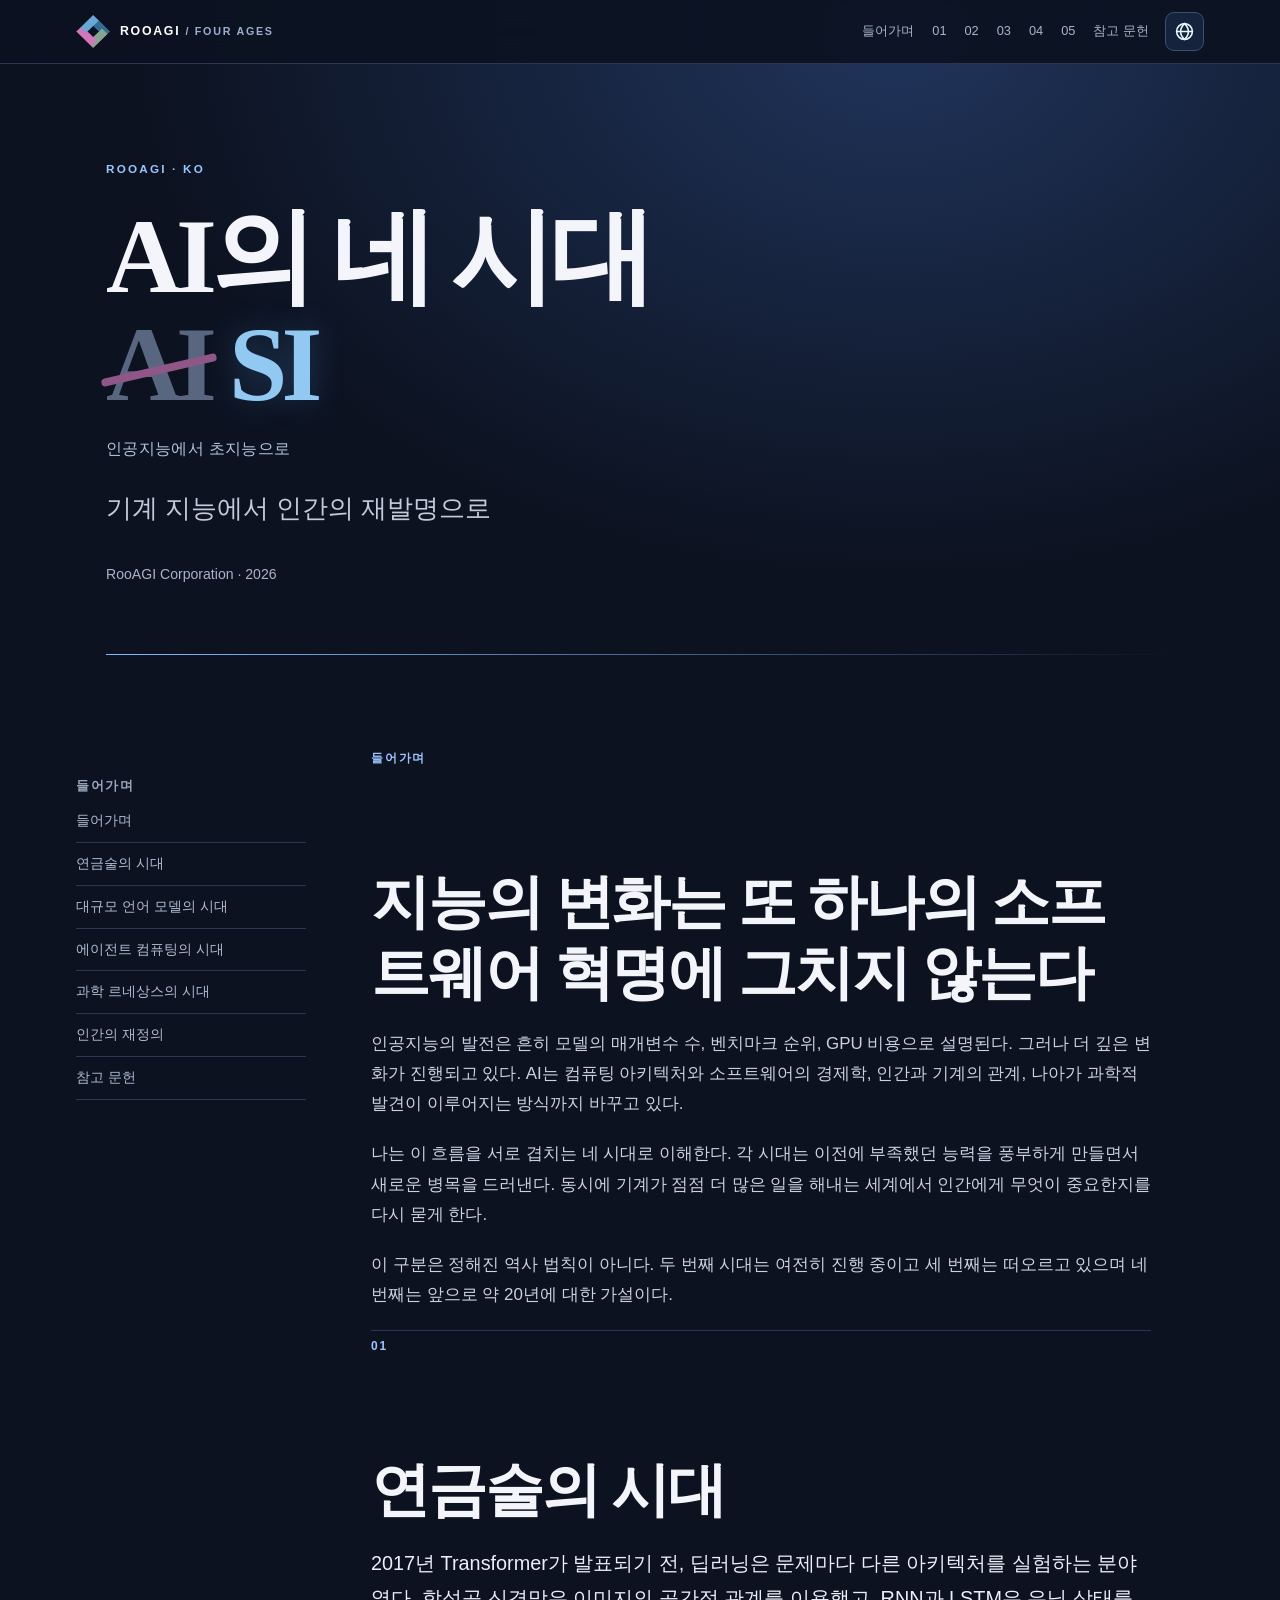
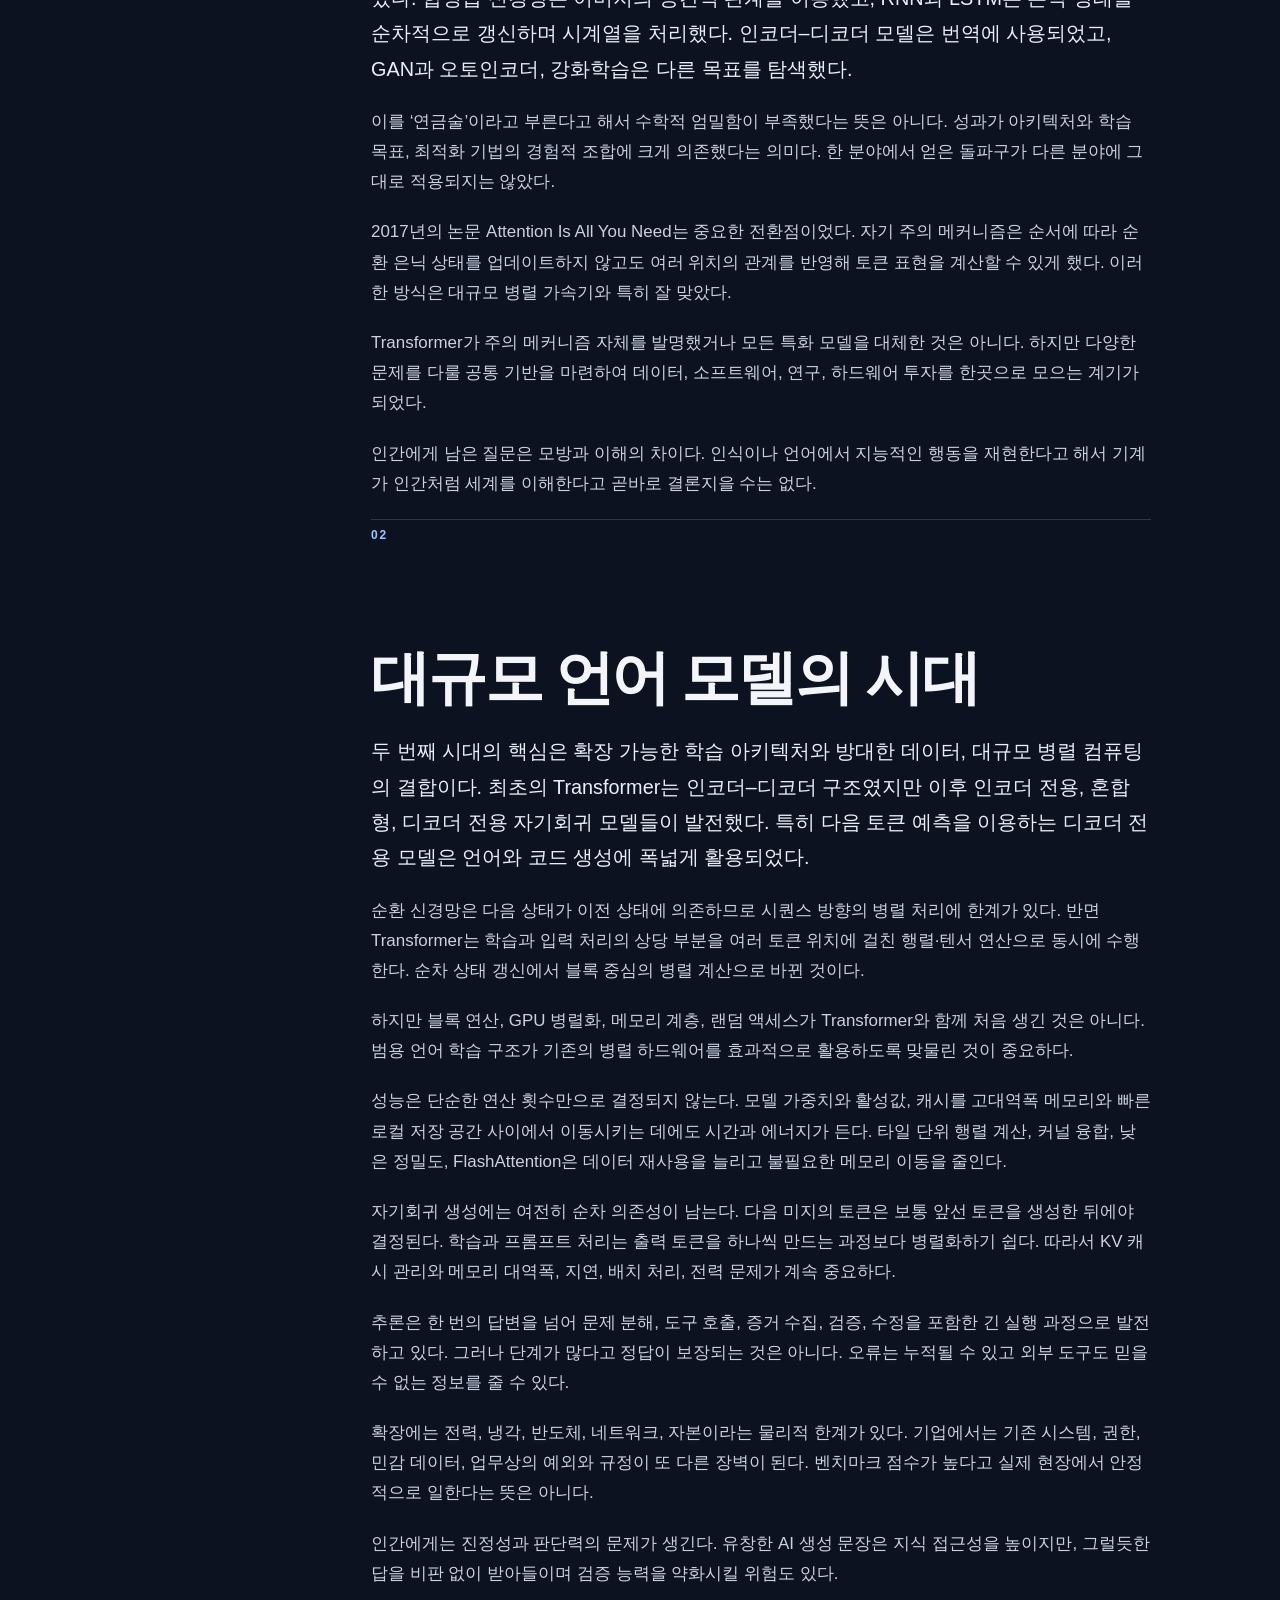
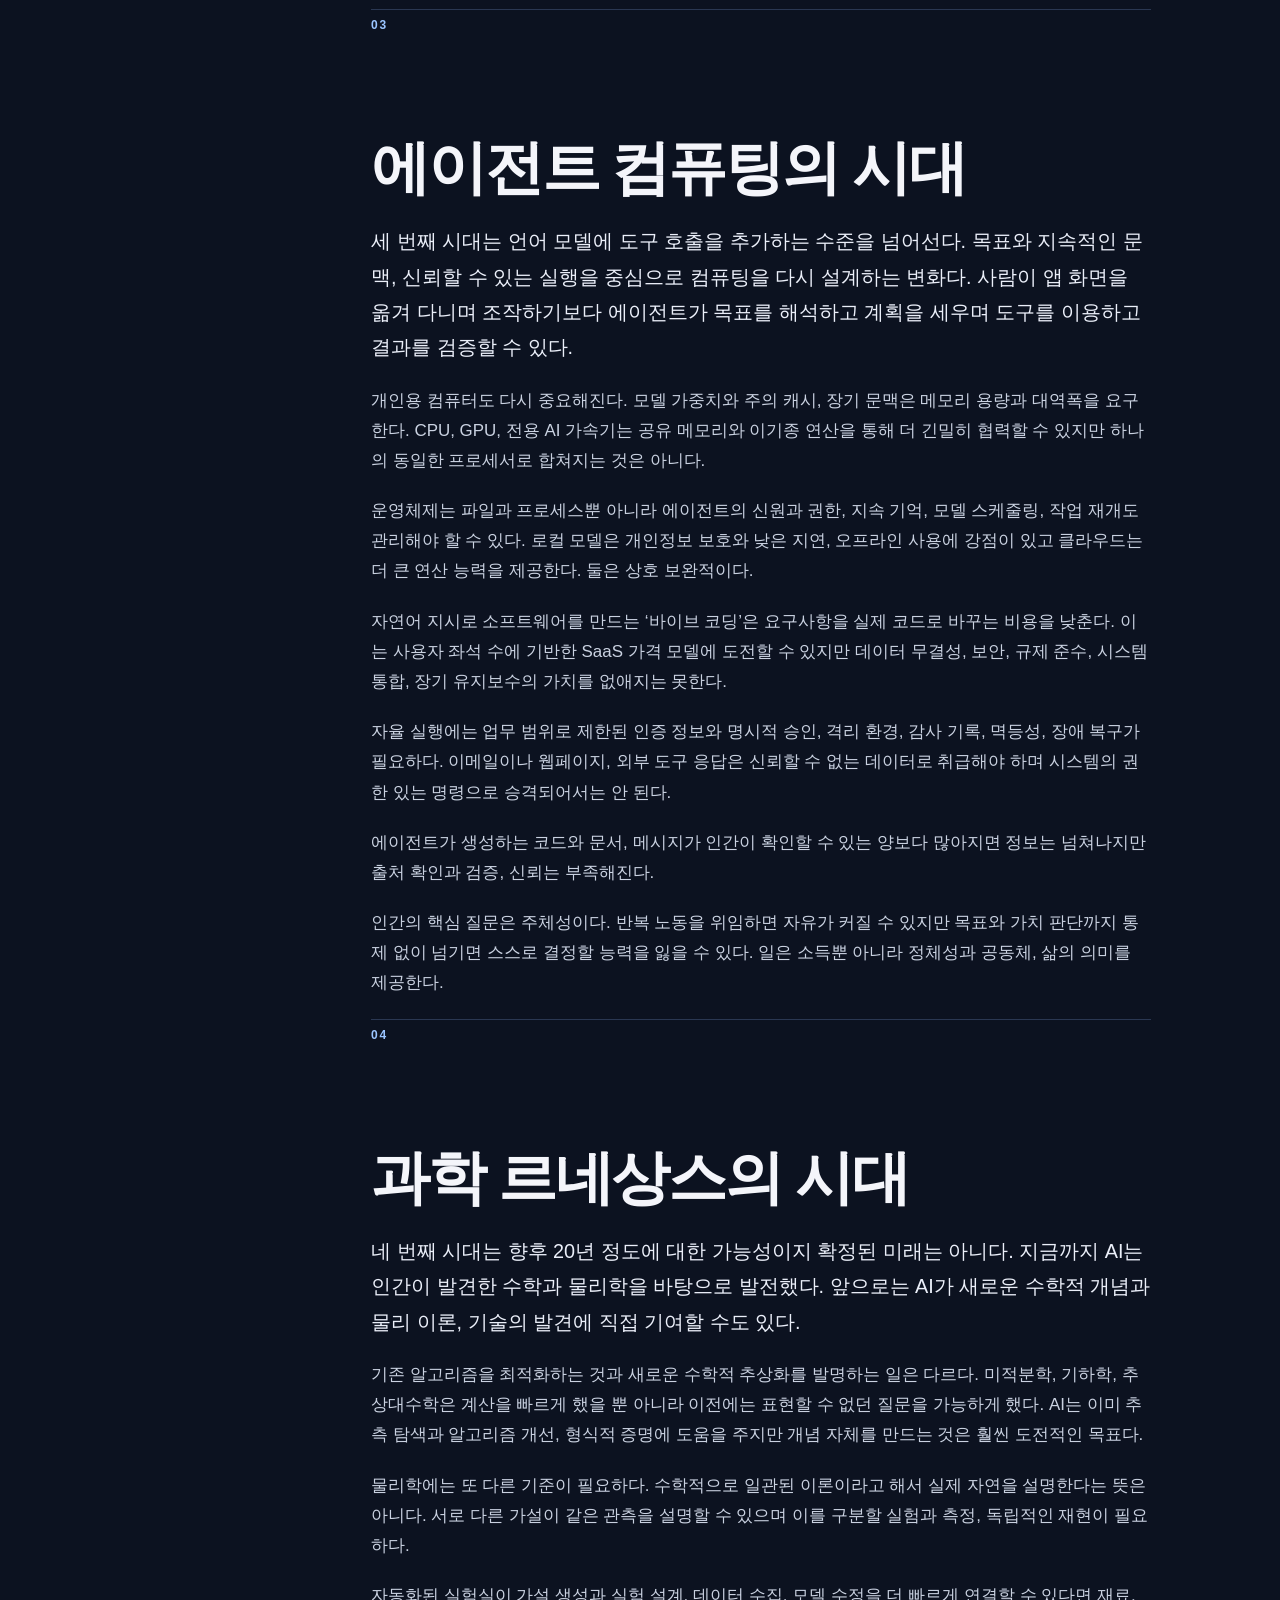
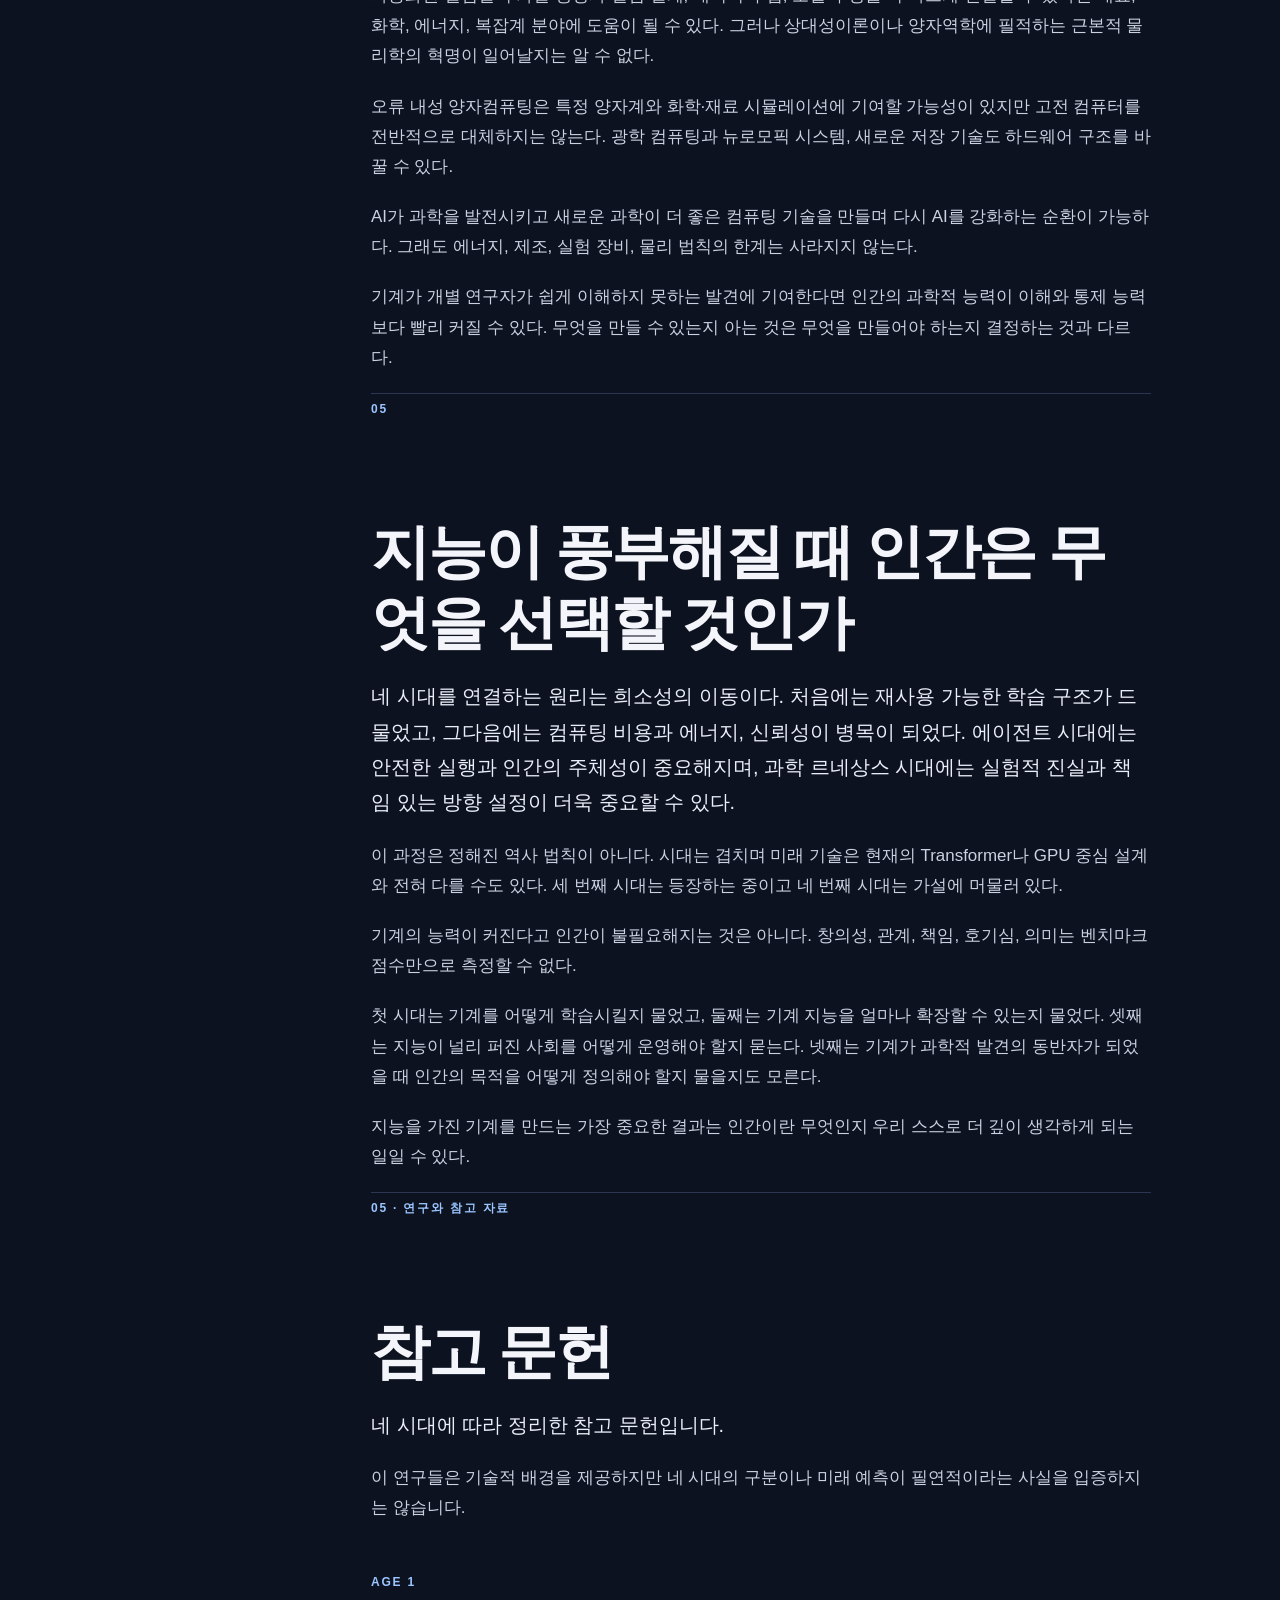
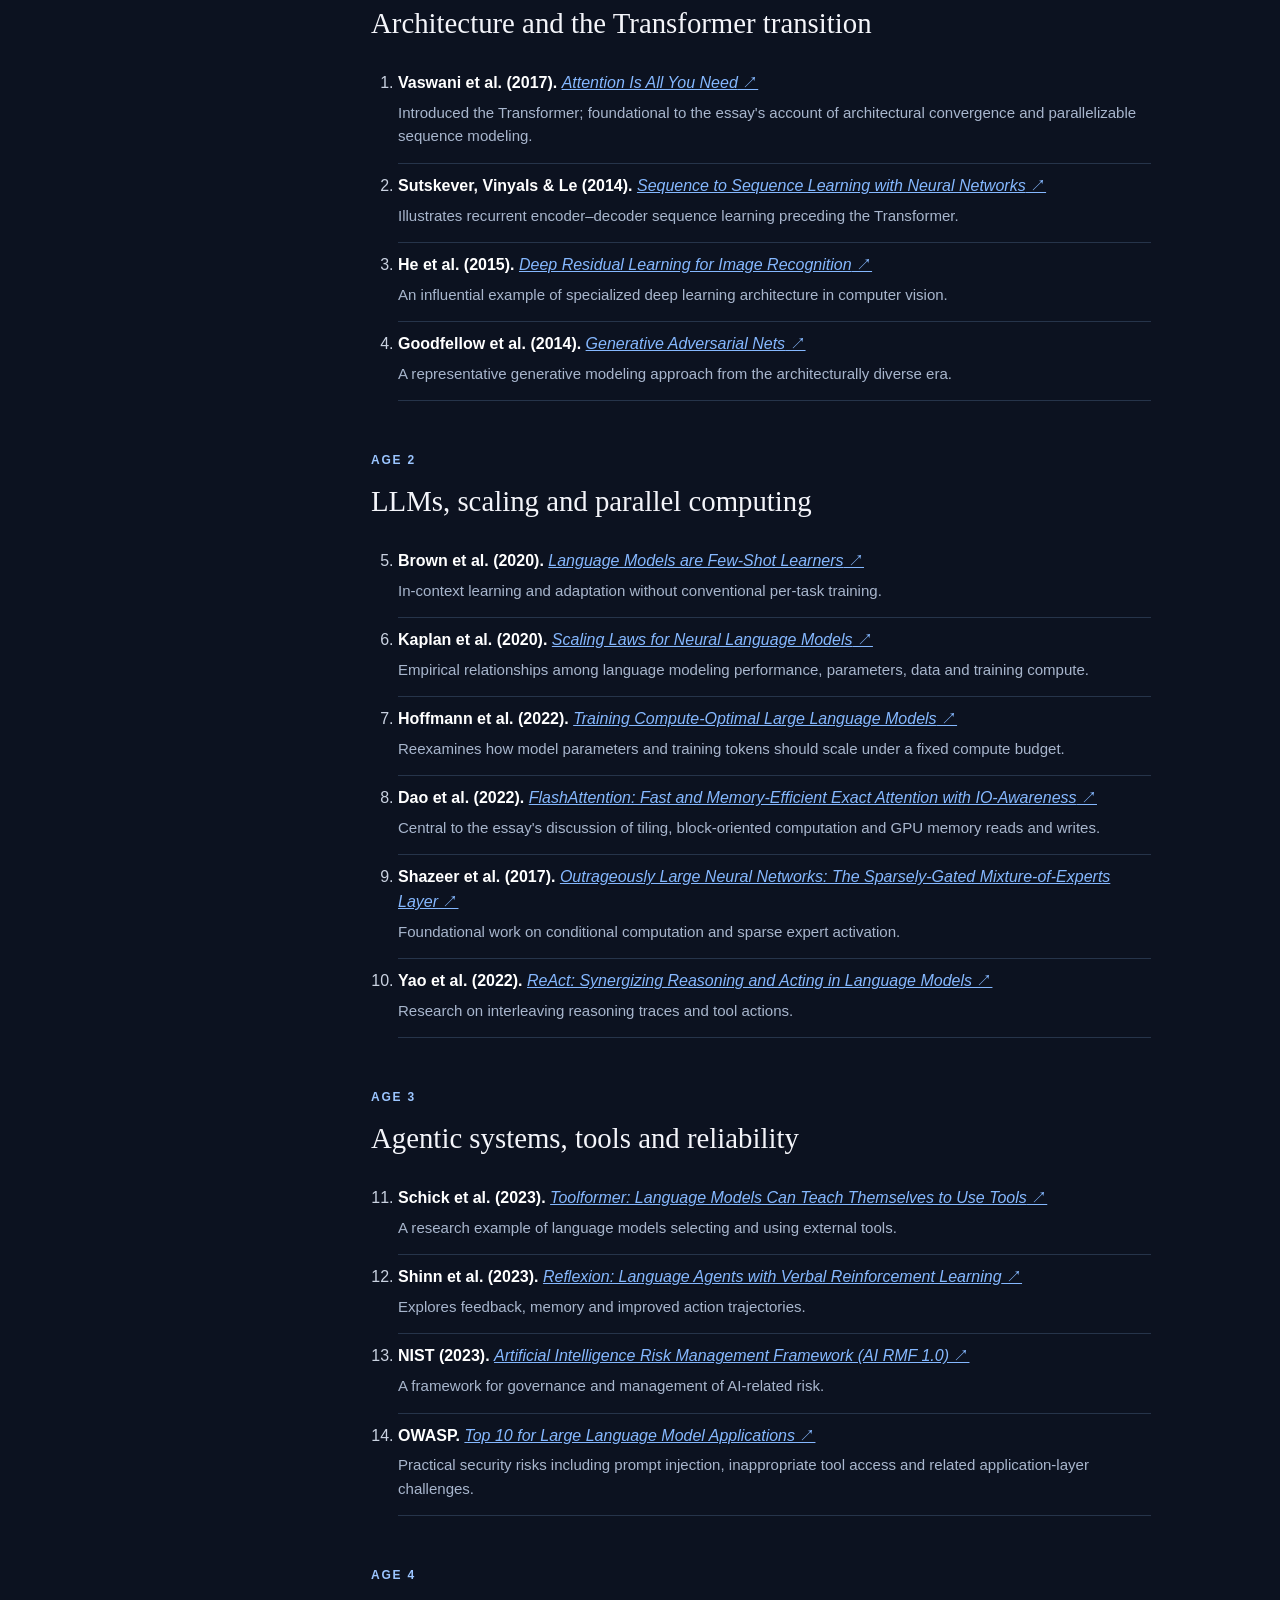
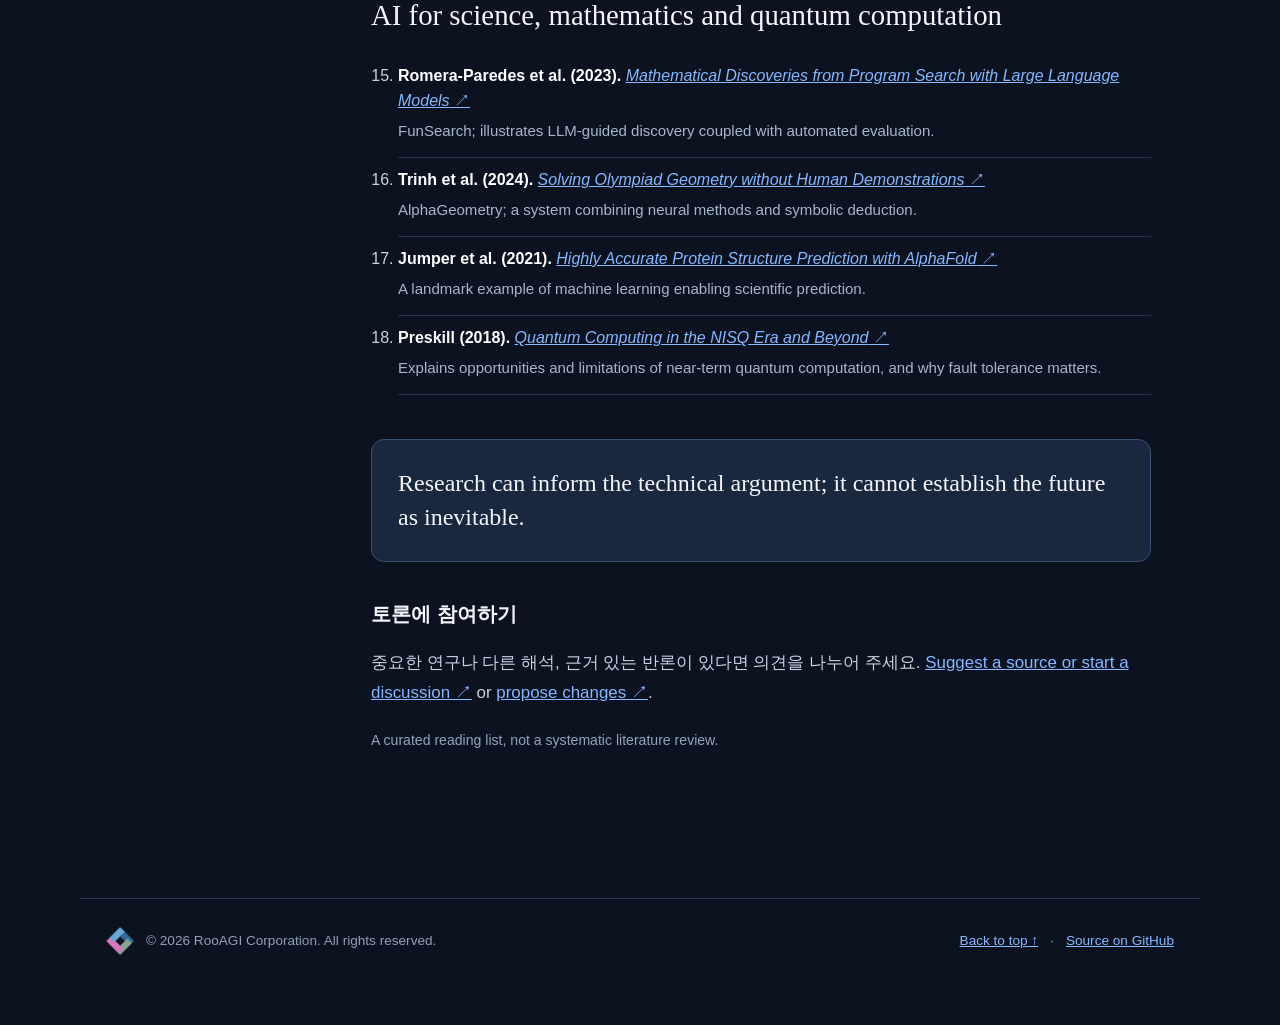
<file: ko.html>
<!doctype html>
<html lang="ko"><head><meta charset="utf-8"><meta name="viewport" content="width=device-width,initial-scale=1"><meta name="theme-color" content="#101523">
<meta name="description" content="The Four Ages of AI: From Machine Intelligence to Human Reinvention. An essay on architectures, parallel computing, agentic systems and scientific discovery.">
<meta property="og:title" content="The Four Ages of AI"><meta property="og:description" content="From Machine Intelligence to Human Reinvention"><meta property="og:type" content="article">
<title>AI의 네 시대 — RooAGI</title>
<style>
:root{color-scheme:dark;--bg:#0c1220;--card:#141d31;--ink:#f4f5fa;--muted:#a9b4ca;--line:#2a3752;--accent:#85b8ff}
*{box-sizing:border-box}html{scroll-behavior:smooth}body{margin:0;background:var(--bg);color:var(--ink);font-family:Inter,ui-sans-serif,-apple-system,BlinkMacSystemFont,"Segoe UI",sans-serif;line-height:1.78}
body:before{content:"";position:absolute;top:0;left:0;right:0;height:670px;pointer-events:none;background:radial-gradient(ellipse at 70% 5%,#20345b 0%,transparent 60%)}
header,main,footer{position:relative}a{color:var(--accent)}a:focus-visible,button:focus-visible{outline:3px solid #77c7ff;outline-offset:4px}button{cursor:pointer}
.top{position:sticky;top:0;z-index:10;background:#0c1220e8;backdrop-filter:blur(16px);border-bottom:1px solid var(--line)}
.bar{max-width:1180px;margin:auto;padding:12px 26px;display:flex;align-items:center;justify-content:space-between;gap:12px}.brand{color:white;text-decoration:none;letter-spacing:.14em;font-size:.77rem;font-weight:800}.bar nav{display:flex;gap:18px;flex-wrap:wrap}.bar nav a{font-size:.8rem;color:var(--muted);text-decoration:none}.bar nav a:hover{color:white}
.progress{position:absolute;bottom:-2px;left:0;width:0;height:2px;background:#77c7ff;transition:width .1s}
.hero{max-width:1120px;margin:auto;padding:95px 26px 88px}.eyebrow{font-size:.73rem;color:#96c7ff;letter-spacing:.19em;text-transform:uppercase;font-weight:750}.hero h1{font-family:Georgia,serif;font-size:clamp(3.5rem,8.2vw,7.1rem);line-height:1.03;letter-spacing:-.055em;margin:23px 0;max-width:980px}.hero h1 em{font-weight:400;color:#94bdff}.subtitle{font-size:clamp(1.15rem,2.4vw,1.6rem);color:#c2cbda;max-width:740px;line-height:1.55}.byline{margin-top:34px;color:var(--muted);font-size:.88rem}.hero-line{height:1px;background:linear-gradient(90deg,#88b9ff,transparent);margin-top:67px}
.layout{max-width:1180px;margin:0 auto;display:grid;grid-template-columns:230px minmax(0,1fr);gap:65px;padding:0 26px}.sidebar{align-self:start;position:sticky;top:90px;padding:28px 0}.sidebar small{color:#9aa7bb;letter-spacing:.13em;font-weight:bold;text-transform:uppercase}.sidebar a{display:block;color:#aebbd0;text-decoration:none;font-size:.89rem;line-height:1.4;padding:11px 0;border-bottom:1px solid var(--line)}.sidebar a:hover{color:#9bc8ff}
.prose{max-width:780px;padding-bottom:100px}.prose h2{font-family:Georgia,serif;letter-spacing:-.035em;line-height:1.2;font-size:clamp(2.3rem,5vw,3.7rem);margin:95px 0 12px}.prose h3{font-size:1.28rem;line-height:1.35;margin-top:38px}.prose p{color:#cad2e1;font-size:1.06rem;margin:20px 0}.prose strong{color:#fff}.prose blockquote{margin:36px 0;padding:14px 0 14px 25px;border-left:3px solid #8dbdff;font:italic 1.45rem/1.48 Georgia,serif;color:#e9effc}
.stage-num{letter-spacing:.15em;font-weight:800;text-transform:uppercase;font-size:.75rem;color:#9bc5ff}.chapter{border-top:1px solid var(--line);scroll-margin-top:90px}.chapter .lead{font-size:1.24rem;color:#ebeff9}.grid{display:grid;grid-template-columns:repeat(2,1fr);gap:14px;margin:35px 0}.tile{background:var(--card);border:1px solid var(--line);border-radius:12px;padding:21px;text-decoration:none;color:white;transition:transform .15s,border-color .15s}.tile:hover{transform:translateY(-4px);border-color:#689fea}.tile small{color:#8fbaff;letter-spacing:.12em}.tile b{font:normal 1.3rem Georgia,serif;display:block;margin:7px 0}.tile span{font-size:.87rem;color:#acb7cc;line-height:1.5;display:block}
.pull{border:1px solid #385075;border-radius:13px;padding:26px;background:#19273f;margin:35px 0;font-family:Georgia,serif;font-size:1.5rem;line-height:1.43}
.chart{display:flex;align-items:center;justify-content:space-between;gap:6px;margin:32px 0;flex-wrap:wrap}.chart span{background:#17243a;padding:12px 13px;border:1px solid #385075;border-radius:8px;font-size:.8rem}.chart i{color:#78b9ff;font-style:normal}
hr{border:0;border-top:1px solid var(--line);margin:55px 0}
footer{border-top:1px solid var(--line);max-width:1120px;margin:auto;padding:28px 26px 70px;color:#91a0b8;font-size:.85rem;display:flex;justify-content:space-between;flex-wrap:wrap;gap:20px}
@media(max-width:800px){.layout{display:block}.sidebar{position:static;display:flex;gap:12px;overflow-x:auto;padding:5px 0 30px}.sidebar small{display:none}.sidebar a{white-space:nowrap;border:1px solid var(--line);border-radius:25px;padding:8px 14px}.hero{padding-top:55px;padding-bottom:40px}.hero h1{font-size:clamp(3rem,13vw,5rem)}.bar nav{gap:9px}.bar nav a{font-size:.72rem}.grid{grid-template-columns:1fr}.prose h2{margin-top:60px}.chart{display:block}.chart span{display:block;margin:7px 0}.chart i{display:block;text-align:center}}
@media(prefers-reduced-motion:reduce){html{scroll-behavior:auto}*{transition:none!important}}
.brand{display:inline-flex;align-items:center;gap:10px}.brand img{object-fit:contain}.brand small{font-size:.67rem;color:#9bb0cc}.old-ai{position:relative;display:inline-block;color:#8192b1;opacity:.66}.old-ai::after{content:"";position:absolute;top:51%;left:-6%;right:-6%;height:8px;background:#d37cbf;border-radius:20px;transform:rotate(-13deg)}.new-si{display:inline-block;color:#91c9f3;margin-left:.17em;text-shadow:0 0 32px #5b9de755}.si-expansion{color:#b0c4dd;margin-top:-8px;font-size:1.02rem;letter-spacing:.02em}.si-expansion strong{color:#a7dcff}footer span{display:flex;gap:12px;align-items:center}footer img{object-fit:contain}#references{padding-bottom:25px}@media(max-width:650px){.brand small{display:none}.old-ai::after{height:5px}}
.reference-group{margin:44px 0}.reference-group h3{font:normal 1.8rem/1.3 Georgia,serif;margin:9px 0 19px}.reference-group ol{padding-left:27px}.reference-group li{padding:10px 0 15px;color:#cad2e1;font-size:1rem;border-bottom:1px solid #26344a;line-height:1.55}.reference-group li strong{color:#fff}.ref-description{display:block;color:#a8b6cd;margin-top:5px;font-size:.94rem}.reference-note{font-size:.88rem!important;color:#91a4bd!important}#references{scroll-margin-top:90px}
.language-menu{position:relative;flex:none}.language-menu summary{display:grid;place-items:center;width:39px;height:39px;cursor:pointer;border:1px solid #395075;border-radius:9px;background:#15233c;color:#eaf5ff;list-style:none}.language-menu summary::-webkit-details-marker{display:none}.language-menu summary:hover,.language-menu[open] summary{background:#263957;border-color:#88b8e5}.language-menu summary:focus-visible{outline:2px solid #a9d9ff;outline-offset:3px}.language-menu summary svg{width:21px;height:21px;stroke:currentColor;fill:none;stroke-width:1.8;stroke-linecap:round;stroke-linejoin:round}.language-options{position:absolute;right:0;top:calc(100% + 9px);width:190px;z-index:1000;padding:7px;background:#15233c;border:1px solid #405477;border-radius:12px;box-shadow:0 15px 40px #0009}.language-options a{display:block;padding:9px 12px;border-radius:7px;color:#eaf5ff;text-decoration:none;font-size:.89rem}.language-options a:hover,.language-options a:focus-visible{background:#284366;color:#fff}.language-options a[aria-current="page"]{background:#203750;color:#a9d9ff;font-weight:700}@media(max-width:820px){.language-menu{margin-left:auto}}
.bar{gap:16px}.bar nav{flex:1;justify-content:flex-end}.lang-label select{border:1px solid #395075;border-radius:7px;background:#15233c;color:#edf5ff;font:inherit;font-size:.83rem;padding:7px 24px 7px 10px;max-width:145px}.sr-only{position:absolute;width:1px;height:1px;overflow:hidden;clip:rect(0,0,0,0)}@media(max-width:820px){.bar{flex-wrap:wrap}.bar nav{order:3;flex-basis:100%;justify-content:flex-start;overflow:auto}.lang-label{margin-left:auto}}
</style><!-- Google tag (gtag.js) -->
<script async src="https://www.googletagmanager.com/gtag/js?id=G-PPGWN27GMW"></script>
<script>
  window.dataLayer = window.dataLayer || [];
  function gtag(){dataLayer.push(arguments);}
  gtag('js', new Date());
  gtag('config', 'G-PPGWN27GMW');
</script>
</head><body>
<div class="top"><div class="bar"><a class="brand" href="#top"><img src="docs/assets/rooagi-logo.png" width="34" height="34" alt="RooAGI"> <span>ROOAGI <small> / FOUR AGES</small></span></a><nav aria-label="Primary"><a href="#framework">들어가며</a><a href="#stage1">01</a><a href="#stage2">02</a><a href="#stage3">03</a><a href="#stage4">04</a><a href="#conclusion">05</a><a href="#references">참고 문헌</a></nav><details class="language-menu"><summary aria-label="Choose language" title="Choose language"><svg viewBox="0 0 24 24" aria-hidden="true"><circle cx="12" cy="12" r="9"></circle><path d="M3 12h18M12 3c3 3 4.5 6 4.5 9S15 18 12 21M12 3c-3 3-4.5 6-4.5 9S9 18 12 21"></path></svg></summary><div class="language-options" role="navigation" aria-label="Languages"><a href="index.html">English</a><a href="zh.html">简体中文</a><a href="es.html">Español</a><a href="fr.html">Français</a><a href="de.html">Deutsch</a><a href="ja.html">日本語</a><a href="ko.html" aria-current="page">한국어</a></div></details></div><div class="progress" id="progress"></div></div>
<header id="top" class="hero"><div class="eyebrow">ROOAGI · KO</div><h1>AI의 네 시대<br><span class="old-ai">AI</span><span class="new-si">SI</span></h1><p class="si-expansion">인공지능에서 초지능으로</p><p class="subtitle">기계 지능에서 인간의 재발명으로</p><div class="byline">RooAGI Corporation · 2026</div><div class="hero-line"></div></header>
<div class="layout"><aside class="sidebar" aria-label="Contents"><small>들어가며</small><a href="#framework">들어가며</a><a href="#stage1">연금술의 시대</a><a href="#stage2">대규모 언어 모델의 시대</a><a href="#stage3">에이전트 컴퓨팅의 시대</a><a href="#stage4">과학 르네상스의 시대</a><a href="#conclusion">인간의 재정의</a><a href="#references">참고 문헌</a></aside>
<main class="prose"><section id="framework" class=""><span class="stage-num">들어가며</span><h2>지능의 변화는 또 하나의 소프트웨어 혁명에 그치지 않는다</h2><p class="lead">인공지능의 발전은 흔히 모델의 매개변수 수, 벤치마크 순위, GPU 비용으로 설명된다. 그러나 더 깊은 변화가 진행되고 있다. AI는 컴퓨팅 아키텍처와 소프트웨어의 경제학, 인간과 기계의 관계, 나아가 과학적 발견이 이루어지는 방식까지 바꾸고 있다.</p><p>나는 이 흐름을 서로 겹치는 네 시대로 이해한다. 각 시대는 이전에 부족했던 능력을 풍부하게 만들면서 새로운 병목을 드러낸다. 동시에 기계가 점점 더 많은 일을 해내는 세계에서 인간에게 무엇이 중요한지를 다시 묻게 한다.</p><p>이 구분은 정해진 역사 법칙이 아니다. 두 번째 시대는 여전히 진행 중이고 세 번째는 떠오르고 있으며 네 번째는 앞으로 약 20년에 대한 가설이다.</p></section><section id="stage1" class="chapter"><span class="stage-num">01</span><h2>연금술의 시대</h2><p class="lead">2017년 Transformer가 발표되기 전, 딥러닝은 문제마다 다른 아키텍처를 실험하는 분야였다. 합성곱 신경망은 이미지의 공간적 관계를 이용했고, RNN과 LSTM은 은닉 상태를 순차적으로 갱신하며 시계열을 처리했다. 인코더–디코더 모델은 번역에 사용되었고, GAN과 오토인코더, 강화학습은 다른 목표를 탐색했다.</p><p>이를 ‘연금술’이라고 부른다고 해서 수학적 엄밀함이 부족했다는 뜻은 아니다. 성과가 아키텍처와 학습 목표, 최적화 기법의 경험적 조합에 크게 의존했다는 의미다. 한 분야에서 얻은 돌파구가 다른 분야에 그대로 적용되지는 않았다.</p><p>2017년의 논문 Attention Is All You Need는 중요한 전환점이었다. 자기 주의 메커니즘은 순서에 따라 순환 은닉 상태를 업데이트하지 않고도 여러 위치의 관계를 반영해 토큰 표현을 계산할 수 있게 했다. 이러한 방식은 대규모 병렬 가속기와 특히 잘 맞았다.</p><p>Transformer가 주의 메커니즘 자체를 발명했거나 모든 특화 모델을 대체한 것은 아니다. 하지만 다양한 문제를 다룰 공통 기반을 마련하여 데이터, 소프트웨어, 연구, 하드웨어 투자를 한곳으로 모으는 계기가 되었다.</p><p>인간에게 남은 질문은 모방과 이해의 차이다. 인식이나 언어에서 지능적인 행동을 재현한다고 해서 기계가 인간처럼 세계를 이해한다고 곧바로 결론지을 수는 없다.</p></section><section id="stage2" class="chapter"><span class="stage-num">02</span><h2>대규모 언어 모델의 시대</h2><p class="lead">두 번째 시대의 핵심은 확장 가능한 학습 아키텍처와 방대한 데이터, 대규모 병렬 컴퓨팅의 결합이다. 최초의 Transformer는 인코더–디코더 구조였지만 이후 인코더 전용, 혼합형, 디코더 전용 자기회귀 모델들이 발전했다. 특히 다음 토큰 예측을 이용하는 디코더 전용 모델은 언어와 코드 생성에 폭넓게 활용되었다.</p><p>순환 신경망은 다음 상태가 이전 상태에 의존하므로 시퀀스 방향의 병렬 처리에 한계가 있다. 반면 Transformer는 학습과 입력 처리의 상당 부분을 여러 토큰 위치에 걸친 행렬·텐서 연산으로 동시에 수행한다. 순차 상태 갱신에서 블록 중심의 병렬 계산으로 바뀐 것이다.</p><p>하지만 블록 연산, GPU 병렬화, 메모리 계층, 랜덤 액세스가 Transformer와 함께 처음 생긴 것은 아니다. 범용 언어 학습 구조가 기존의 병렬 하드웨어를 효과적으로 활용하도록 맞물린 것이 중요하다.</p><p>성능은 단순한 연산 횟수만으로 결정되지 않는다. 모델 가중치와 활성값, 캐시를 고대역폭 메모리와 빠른 로컬 저장 공간 사이에서 이동시키는 데에도 시간과 에너지가 든다. 타일 단위 행렬 계산, 커널 융합, 낮은 정밀도, FlashAttention은 데이터 재사용을 늘리고 불필요한 메모리 이동을 줄인다.</p><p>자기회귀 생성에는 여전히 순차 의존성이 남는다. 다음 미지의 토큰은 보통 앞선 토큰을 생성한 뒤에야 결정된다. 학습과 프롬프트 처리는 출력 토큰을 하나씩 만드는 과정보다 병렬화하기 쉽다. 따라서 KV 캐시 관리와 메모리 대역폭, 지연, 배치 처리, 전력 문제가 계속 중요하다.</p><p>추론은 한 번의 답변을 넘어 문제 분해, 도구 호출, 증거 수집, 검증, 수정을 포함한 긴 실행 과정으로 발전하고 있다. 그러나 단계가 많다고 정답이 보장되는 것은 아니다. 오류는 누적될 수 있고 외부 도구도 믿을 수 없는 정보를 줄 수 있다.</p><p>확장에는 전력, 냉각, 반도체, 네트워크, 자본이라는 물리적 한계가 있다. 기업에서는 기존 시스템, 권한, 민감 데이터, 업무상의 예외와 규정이 또 다른 장벽이 된다. 벤치마크 점수가 높다고 실제 현장에서 안정적으로 일한다는 뜻은 아니다.</p><p>인간에게는 진정성과 판단력의 문제가 생긴다. 유창한 AI 생성 문장은 지식 접근성을 높이지만, 그럴듯한 답을 비판 없이 받아들이며 검증 능력을 약화시킬 위험도 있다.</p></section><section id="stage3" class="chapter"><span class="stage-num">03</span><h2>에이전트 컴퓨팅의 시대</h2><p class="lead">세 번째 시대는 언어 모델에 도구 호출을 추가하는 수준을 넘어선다. 목표와 지속적인 문맥, 신뢰할 수 있는 실행을 중심으로 컴퓨팅을 다시 설계하는 변화다. 사람이 앱 화면을 옮겨 다니며 조작하기보다 에이전트가 목표를 해석하고 계획을 세우며 도구를 이용하고 결과를 검증할 수 있다.</p><p>개인용 컴퓨터도 다시 중요해진다. 모델 가중치와 주의 캐시, 장기 문맥은 메모리 용량과 대역폭을 요구한다. CPU, GPU, 전용 AI 가속기는 공유 메모리와 이기종 연산을 통해 더 긴밀히 협력할 수 있지만 하나의 동일한 프로세서로 합쳐지는 것은 아니다.</p><p>운영체제는 파일과 프로세스뿐 아니라 에이전트의 신원과 권한, 지속 기억, 모델 스케줄링, 작업 재개도 관리해야 할 수 있다. 로컬 모델은 개인정보 보호와 낮은 지연, 오프라인 사용에 강점이 있고 클라우드는 더 큰 연산 능력을 제공한다. 둘은 상호 보완적이다.</p><p>자연어 지시로 소프트웨어를 만드는 ‘바이브 코딩’은 요구사항을 실제 코드로 바꾸는 비용을 낮춘다. 이는 사용자 좌석 수에 기반한 SaaS 가격 모델에 도전할 수 있지만 데이터 무결성, 보안, 규제 준수, 시스템 통합, 장기 유지보수의 가치를 없애지는 못한다.</p><p>자율 실행에는 업무 범위로 제한된 인증 정보와 명시적 승인, 격리 환경, 감사 기록, 멱등성, 장애 복구가 필요하다. 이메일이나 웹페이지, 외부 도구 응답은 신뢰할 수 없는 데이터로 취급해야 하며 시스템의 권한 있는 명령으로 승격되어서는 안 된다.</p><p>에이전트가 생성하는 코드와 문서, 메시지가 인간이 확인할 수 있는 양보다 많아지면 정보는 넘쳐나지만 출처 확인과 검증, 신뢰는 부족해진다.</p><p>인간의 핵심 질문은 주체성이다. 반복 노동을 위임하면 자유가 커질 수 있지만 목표와 가치 판단까지 통제 없이 넘기면 스스로 결정할 능력을 잃을 수 있다. 일은 소득뿐 아니라 정체성과 공동체, 삶의 의미를 제공한다.</p></section><section id="stage4" class="chapter"><span class="stage-num">04</span><h2>과학 르네상스의 시대</h2><p class="lead">네 번째 시대는 향후 20년 정도에 대한 가능성이지 확정된 미래는 아니다. 지금까지 AI는 인간이 발견한 수학과 물리학을 바탕으로 발전했다. 앞으로는 AI가 새로운 수학적 개념과 물리 이론, 기술의 발견에 직접 기여할 수도 있다.</p><p>기존 알고리즘을 최적화하는 것과 새로운 수학적 추상화를 발명하는 일은 다르다. 미적분학, 기하학, 추상대수학은 계산을 빠르게 했을 뿐 아니라 이전에는 표현할 수 없던 질문을 가능하게 했다. AI는 이미 추측 탐색과 알고리즘 개선, 형식적 증명에 도움을 주지만 개념 자체를 만드는 것은 훨씬 도전적인 목표다.</p><p>물리학에는 또 다른 기준이 필요하다. 수학적으로 일관된 이론이라고 해서 실제 자연을 설명한다는 뜻은 아니다. 서로 다른 가설이 같은 관측을 설명할 수 있으며 이를 구분할 실험과 측정, 독립적인 재현이 필요하다.</p><p>자동화된 실험실이 가설 생성과 실험 설계, 데이터 수집, 모델 수정을 더 빠르게 연결할 수 있다면 재료, 화학, 에너지, 복잡계 분야에 도움이 될 수 있다. 그러나 상대성이론이나 양자역학에 필적하는 근본적 물리학의 혁명이 일어날지는 알 수 없다.</p><p>오류 내성 양자컴퓨팅은 특정 양자계와 화학·재료 시뮬레이션에 기여할 가능성이 있지만 고전 컴퓨터를 전반적으로 대체하지는 않는다. 광학 컴퓨팅과 뉴로모픽 시스템, 새로운 저장 기술도 하드웨어 구조를 바꿀 수 있다.</p><p>AI가 과학을 발전시키고 새로운 과학이 더 좋은 컴퓨팅 기술을 만들며 다시 AI를 강화하는 순환이 가능하다. 그래도 에너지, 제조, 실험 장비, 물리 법칙의 한계는 사라지지 않는다.</p><p>기계가 개별 연구자가 쉽게 이해하지 못하는 발견에 기여한다면 인간의 과학적 능력이 이해와 통제 능력보다 빨리 커질 수 있다. 무엇을 만들 수 있는지 아는 것은 무엇을 만들어야 하는지 결정하는 것과 다르다.</p></section><section id="conclusion" class="chapter"><span class="stage-num">05</span><h2>지능이 풍부해질 때 인간은 무엇을 선택할 것인가</h2><p class="lead">네 시대를 연결하는 원리는 희소성의 이동이다. 처음에는 재사용 가능한 학습 구조가 드물었고, 그다음에는 컴퓨팅 비용과 에너지, 신뢰성이 병목이 되었다. 에이전트 시대에는 안전한 실행과 인간의 주체성이 중요해지며, 과학 르네상스 시대에는 실험적 진실과 책임 있는 방향 설정이 더욱 중요할 수 있다.</p><p>이 과정은 정해진 역사 법칙이 아니다. 시대는 겹치며 미래 기술은 현재의 Transformer나 GPU 중심 설계와 전혀 다를 수도 있다. 세 번째 시대는 등장하는 중이고 네 번째 시대는 가설에 머물러 있다.</p><p>기계의 능력이 커진다고 인간이 불필요해지는 것은 아니다. 창의성, 관계, 책임, 호기심, 의미는 벤치마크 점수만으로 측정할 수 없다.</p><p>첫 시대는 기계를 어떻게 학습시킬지 물었고, 둘째는 기계 지능을 얼마나 확장할 수 있는지 물었다. 셋째는 지능이 널리 퍼진 사회를 어떻게 운영해야 할지 묻는다. 넷째는 기계가 과학적 발견의 동반자가 되었을 때 인간의 목적을 어떻게 정의해야 할지 물을지도 모른다.</p><p>지능을 가진 기계를 만드는 가장 중요한 결과는 인간이란 무엇인지 우리 스스로 더 깊이 생각하게 되는 일일 수 있다.</p></section><section id="references" class="chapter references-chapter"><span class="stage-num">05 · 연구와 참고 자료</span><h2>참고 문헌</h2><p class="lead">네 시대에 따라 정리한 참고 문헌입니다.</p><p>이 연구들은 기술적 배경을 제공하지만 네 시대의 구분이나 미래 예측이 필연적이라는 사실을 입증하지는 않습니다.</p><div class="reference-group"><span class="stage-num">Age 1</span><h3>Architecture and the Transformer transition</h3><ol start="1"><li><strong>Vaswani et al. (2017).</strong> <a href="https://arxiv.org/abs/1706.03762" target="_blank" rel="noopener noreferrer"><em>Attention Is All You Need</em> ↗</a><span class="ref-description">Introduced the Transformer; foundational to the essay's account of architectural convergence and parallelizable sequence modeling.</span></li><li><strong>Sutskever, Vinyals &amp; Le (2014).</strong> <a href="https://arxiv.org/abs/1409.3215" target="_blank" rel="noopener noreferrer"><em>Sequence to Sequence Learning with Neural Networks</em> ↗</a><span class="ref-description">Illustrates recurrent encoder–decoder sequence learning preceding the Transformer.</span></li><li><strong>He et al. (2015).</strong> <a href="https://arxiv.org/abs/1512.03385" target="_blank" rel="noopener noreferrer"><em>Deep Residual Learning for Image Recognition</em> ↗</a><span class="ref-description">An influential example of specialized deep learning architecture in computer vision.</span></li><li><strong>Goodfellow et al. (2014).</strong> <a href="https://arxiv.org/abs/1406.2661" target="_blank" rel="noopener noreferrer"><em>Generative Adversarial Nets</em> ↗</a><span class="ref-description">A representative generative modeling approach from the architecturally diverse era.</span></li></ol></div><div class="reference-group"><span class="stage-num">Age 2</span><h3>LLMs, scaling and parallel computing</h3><ol start="5"><li><strong>Brown et al. (2020).</strong> <a href="https://arxiv.org/abs/2005.14165" target="_blank" rel="noopener noreferrer"><em>Language Models are Few-Shot Learners</em> ↗</a><span class="ref-description">In-context learning and adaptation without conventional per-task training.</span></li><li><strong>Kaplan et al. (2020).</strong> <a href="https://arxiv.org/abs/2001.08361" target="_blank" rel="noopener noreferrer"><em>Scaling Laws for Neural Language Models</em> ↗</a><span class="ref-description">Empirical relationships among language modeling performance, parameters, data and training compute.</span></li><li><strong>Hoffmann et al. (2022).</strong> <a href="https://arxiv.org/abs/2203.15556" target="_blank" rel="noopener noreferrer"><em>Training Compute-Optimal Large Language Models</em> ↗</a><span class="ref-description">Reexamines how model parameters and training tokens should scale under a fixed compute budget.</span></li><li><strong>Dao et al. (2022).</strong> <a href="https://arxiv.org/abs/2205.14135" target="_blank" rel="noopener noreferrer"><em>FlashAttention: Fast and Memory-Efficient Exact Attention with IO-Awareness</em> ↗</a><span class="ref-description">Central to the essay's discussion of tiling, block-oriented computation and GPU memory reads and writes.</span></li><li><strong>Shazeer et al. (2017).</strong> <a href="https://arxiv.org/abs/1701.06538" target="_blank" rel="noopener noreferrer"><em>Outrageously Large Neural Networks: The Sparsely-Gated Mixture-of-Experts Layer</em> ↗</a><span class="ref-description">Foundational work on conditional computation and sparse expert activation.</span></li><li><strong>Yao et al. (2022).</strong> <a href="https://arxiv.org/abs/2210.03629" target="_blank" rel="noopener noreferrer"><em>ReAct: Synergizing Reasoning and Acting in Language Models</em> ↗</a><span class="ref-description">Research on interleaving reasoning traces and tool actions.</span></li></ol></div><div class="reference-group"><span class="stage-num">Age 3</span><h3>Agentic systems, tools and reliability</h3><ol start="11"><li><strong>Schick et al. (2023).</strong> <a href="https://arxiv.org/abs/2302.04761" target="_blank" rel="noopener noreferrer"><em>Toolformer: Language Models Can Teach Themselves to Use Tools</em> ↗</a><span class="ref-description">A research example of language models selecting and using external tools.</span></li><li><strong>Shinn et al. (2023).</strong> <a href="https://arxiv.org/abs/2303.11366" target="_blank" rel="noopener noreferrer"><em>Reflexion: Language Agents with Verbal Reinforcement Learning</em> ↗</a><span class="ref-description">Explores feedback, memory and improved action trajectories.</span></li><li><strong>NIST (2023).</strong> <a href="https://doi.org/10.6028/NIST.AI.100-1" target="_blank" rel="noopener noreferrer"><em>Artificial Intelligence Risk Management Framework (AI RMF 1.0)</em> ↗</a><span class="ref-description">A framework for governance and management of AI-related risk.</span></li><li><strong>OWASP.</strong> <a href="https://genai.owasp.org/llm-top-10/" target="_blank" rel="noopener noreferrer"><em>Top 10 for Large Language Model Applications</em> ↗</a><span class="ref-description">Practical security risks including prompt injection, inappropriate tool access and related application-layer challenges.</span></li></ol></div><div class="reference-group"><span class="stage-num">Age 4</span><h3>AI for science, mathematics and quantum computation</h3><ol start="15"><li><strong>Romera-Paredes et al. (2023).</strong> <a href="https://doi.org/10.1038/s41586-023-06924-6" target="_blank" rel="noopener noreferrer"><em>Mathematical Discoveries from Program Search with Large Language Models</em> ↗</a><span class="ref-description">FunSearch; illustrates LLM-guided discovery coupled with automated evaluation.</span></li><li><strong>Trinh et al. (2024).</strong> <a href="https://doi.org/10.1038/s41586-023-06747-5" target="_blank" rel="noopener noreferrer"><em>Solving Olympiad Geometry without Human Demonstrations</em> ↗</a><span class="ref-description">AlphaGeometry; a system combining neural methods and symbolic deduction.</span></li><li><strong>Jumper et al. (2021).</strong> <a href="https://doi.org/10.1038/s41586-021-03819-2" target="_blank" rel="noopener noreferrer"><em>Highly Accurate Protein Structure Prediction with AlphaFold</em> ↗</a><span class="ref-description">A landmark example of machine learning enabling scientific prediction.</span></li><li><strong>Preskill (2018).</strong> <a href="https://arxiv.org/abs/1801.00862" target="_blank" rel="noopener noreferrer"><em>Quantum Computing in the NISQ Era and Beyond</em> ↗</a><span class="ref-description">Explains opportunities and limitations of near-term quantum computation, and why fault tolerance matters.</span></li></ol></div><div class="pull">Research can inform the technical argument; it cannot establish the future as inevitable.</div><h3>토론에 참여하기</h3><p>중요한 연구나 다른 해석, 근거 있는 반론이 있다면 의견을 나누어 주세요. <a href="https://github.com/RooAGI/The-Four-Ages-of-AI-From-Machine-Intelligence-to-Human-Reinvention/issues/new">Suggest a source or start a discussion ↗</a> or <a href="https://github.com/RooAGI/The-Four-Ages-of-AI-From-Machine-Intelligence-to-Human-Reinvention/pulls">propose changes ↗</a>.</p><p class="reference-note">A curated reading list, not a systematic literature review.</p></section></main></div><footer><span><img src="docs/assets/rooagi-logo.png" alt="RooAGI" width="28" height="28"> © 2026 RooAGI Corporation. All rights reserved.</span><span><a href="#top">Back to top ↑</a> · <a href="https://github.com/RooAGI/The-Four-Ages-of-AI-From-Machine-Intelligence-to-Human-Reinvention">Source on GitHub</a></span></footer>
<script>const bar=document.getElementById('progress');const update=()=>{const max=document.documentElement.scrollHeight-innerHeight;bar.style.width=(max>0?Math.min(100,scrollY/max*100):0)+'%'};addEventListener('scroll',update,{passive:true});addEventListener('resize',update);update();</script>
</body></html>
</file>
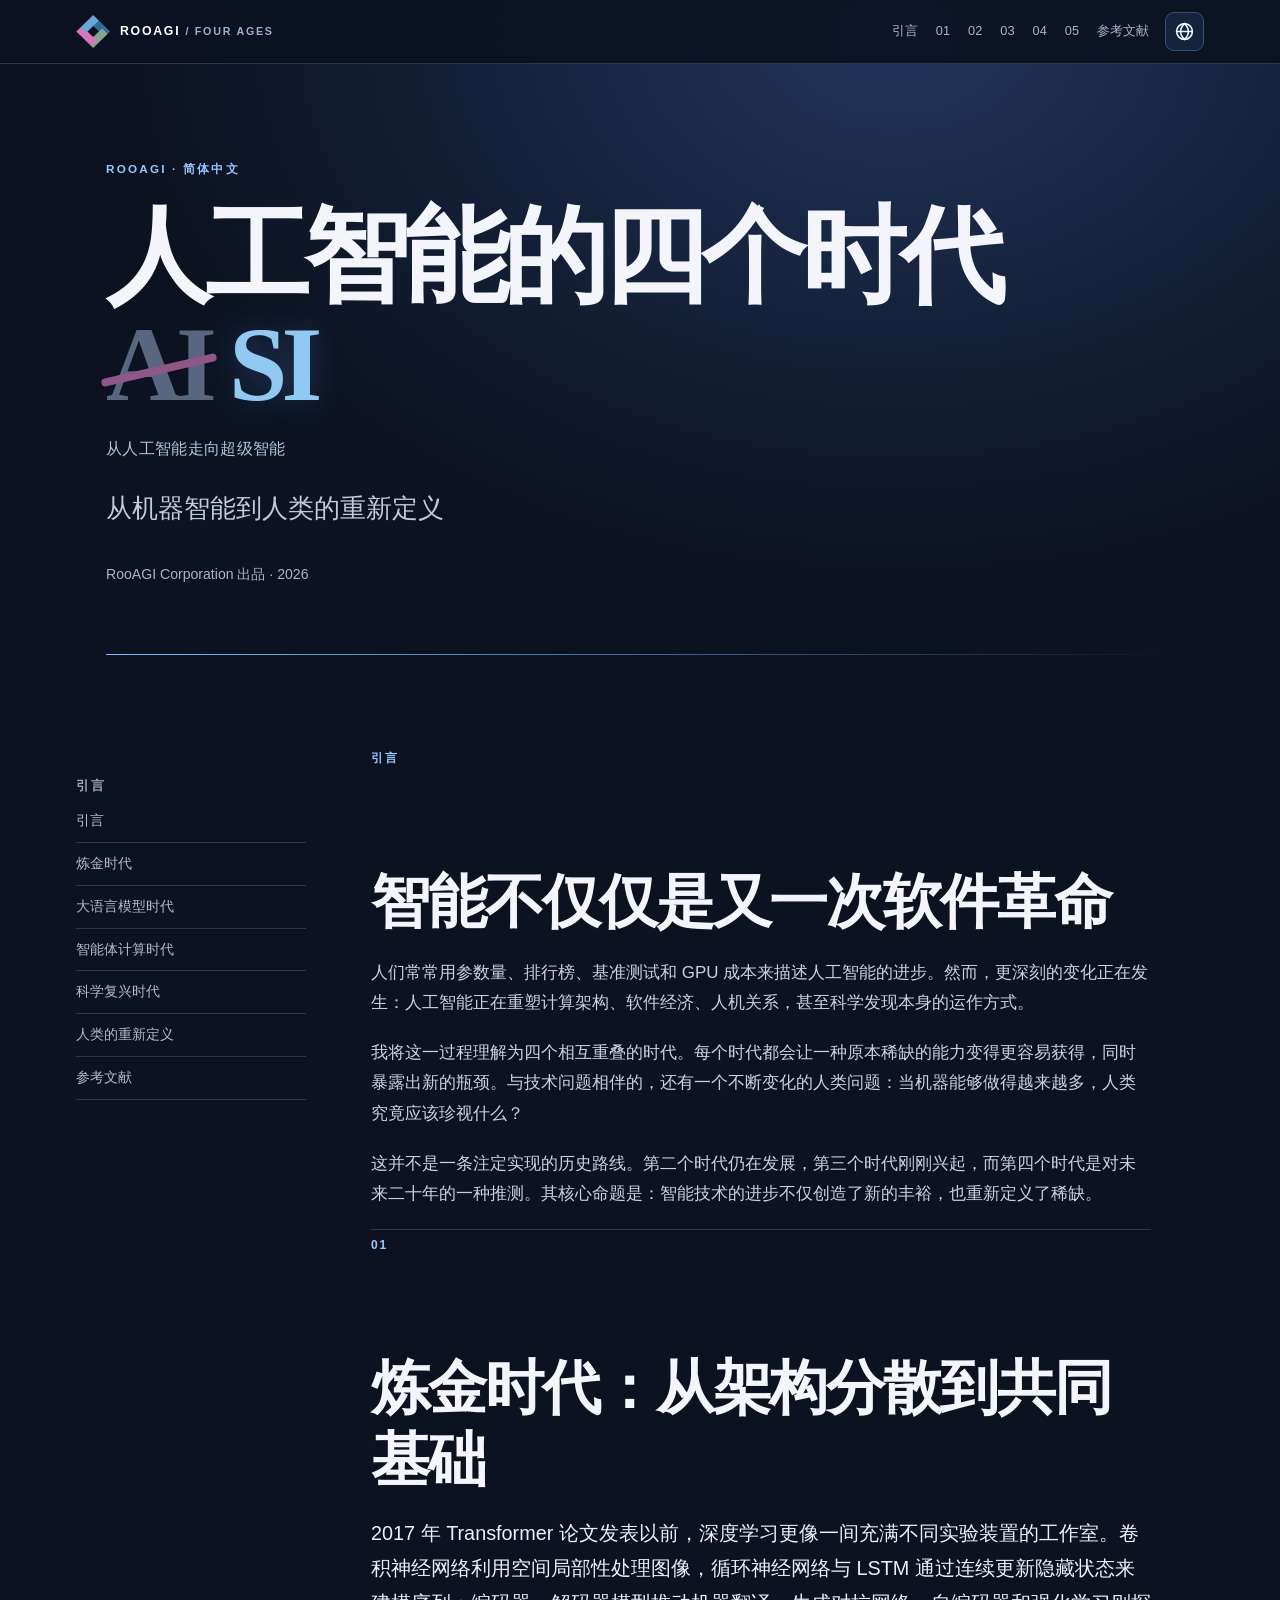
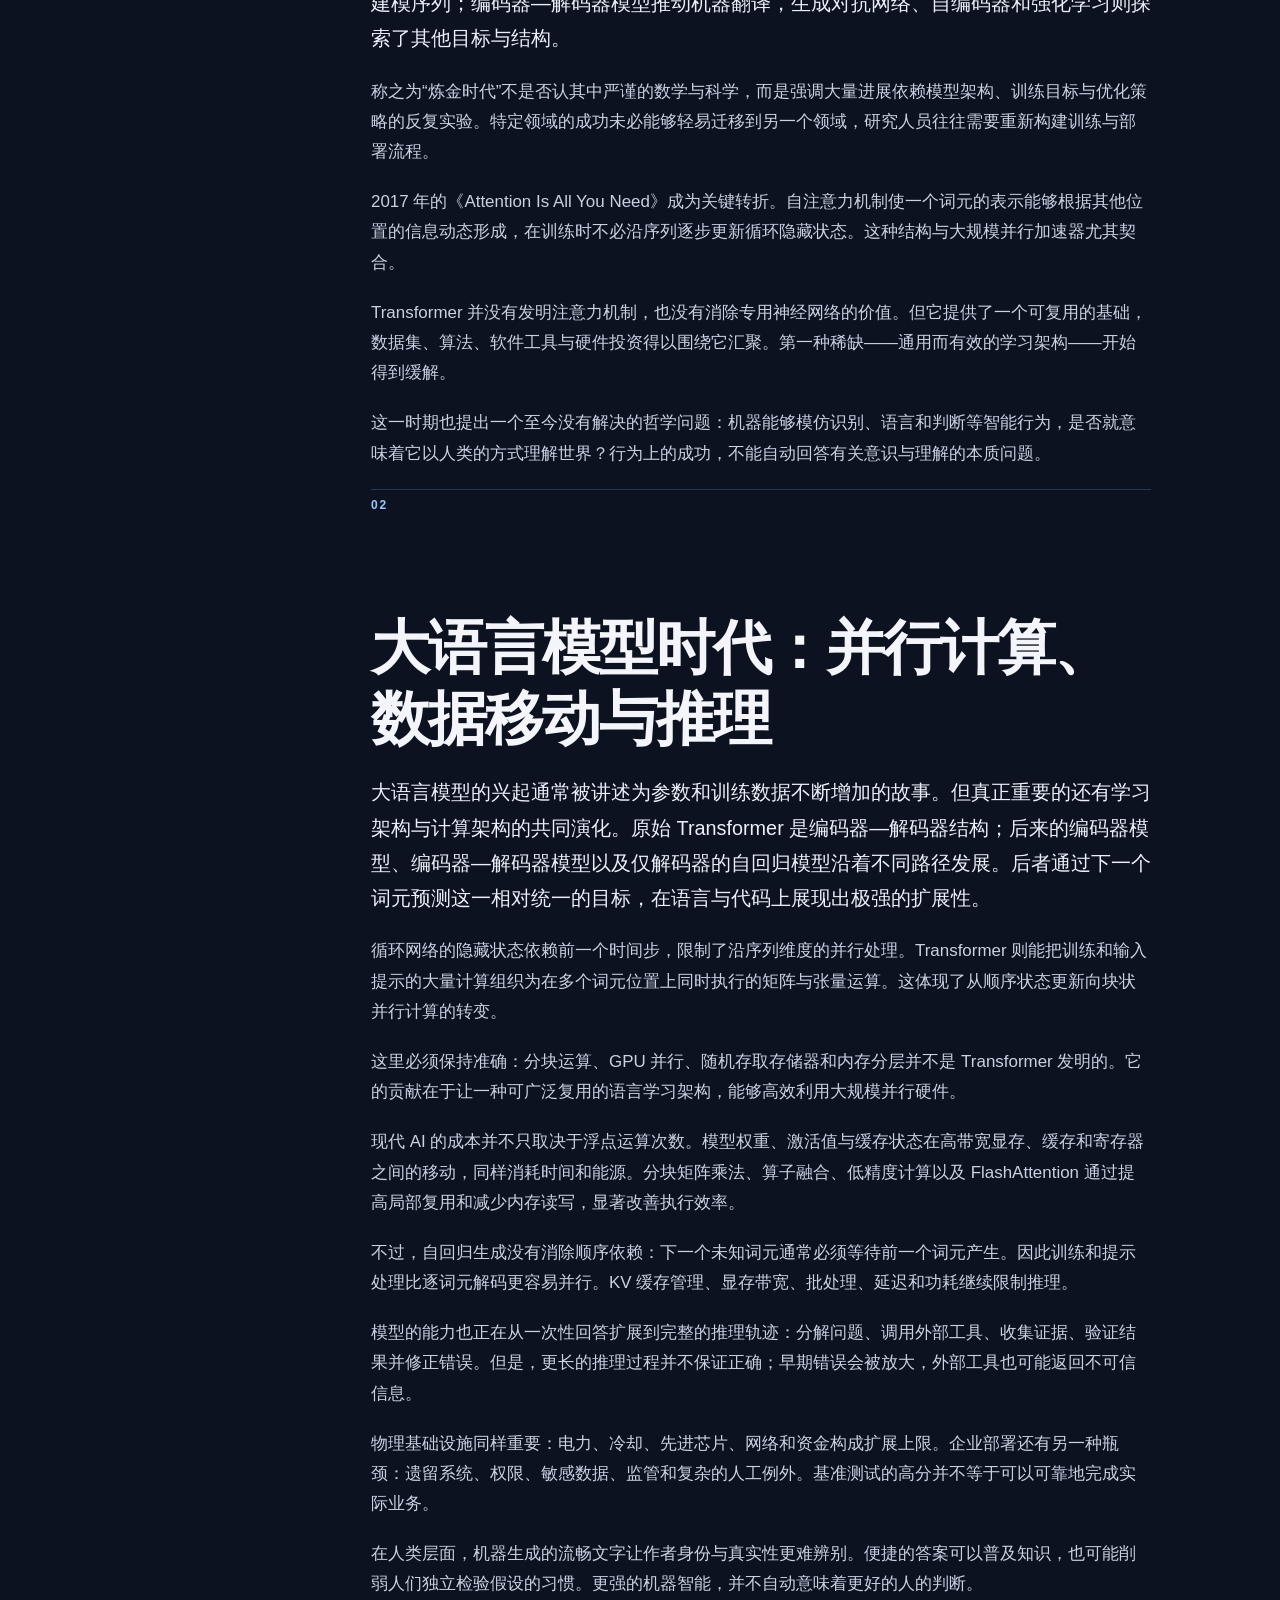
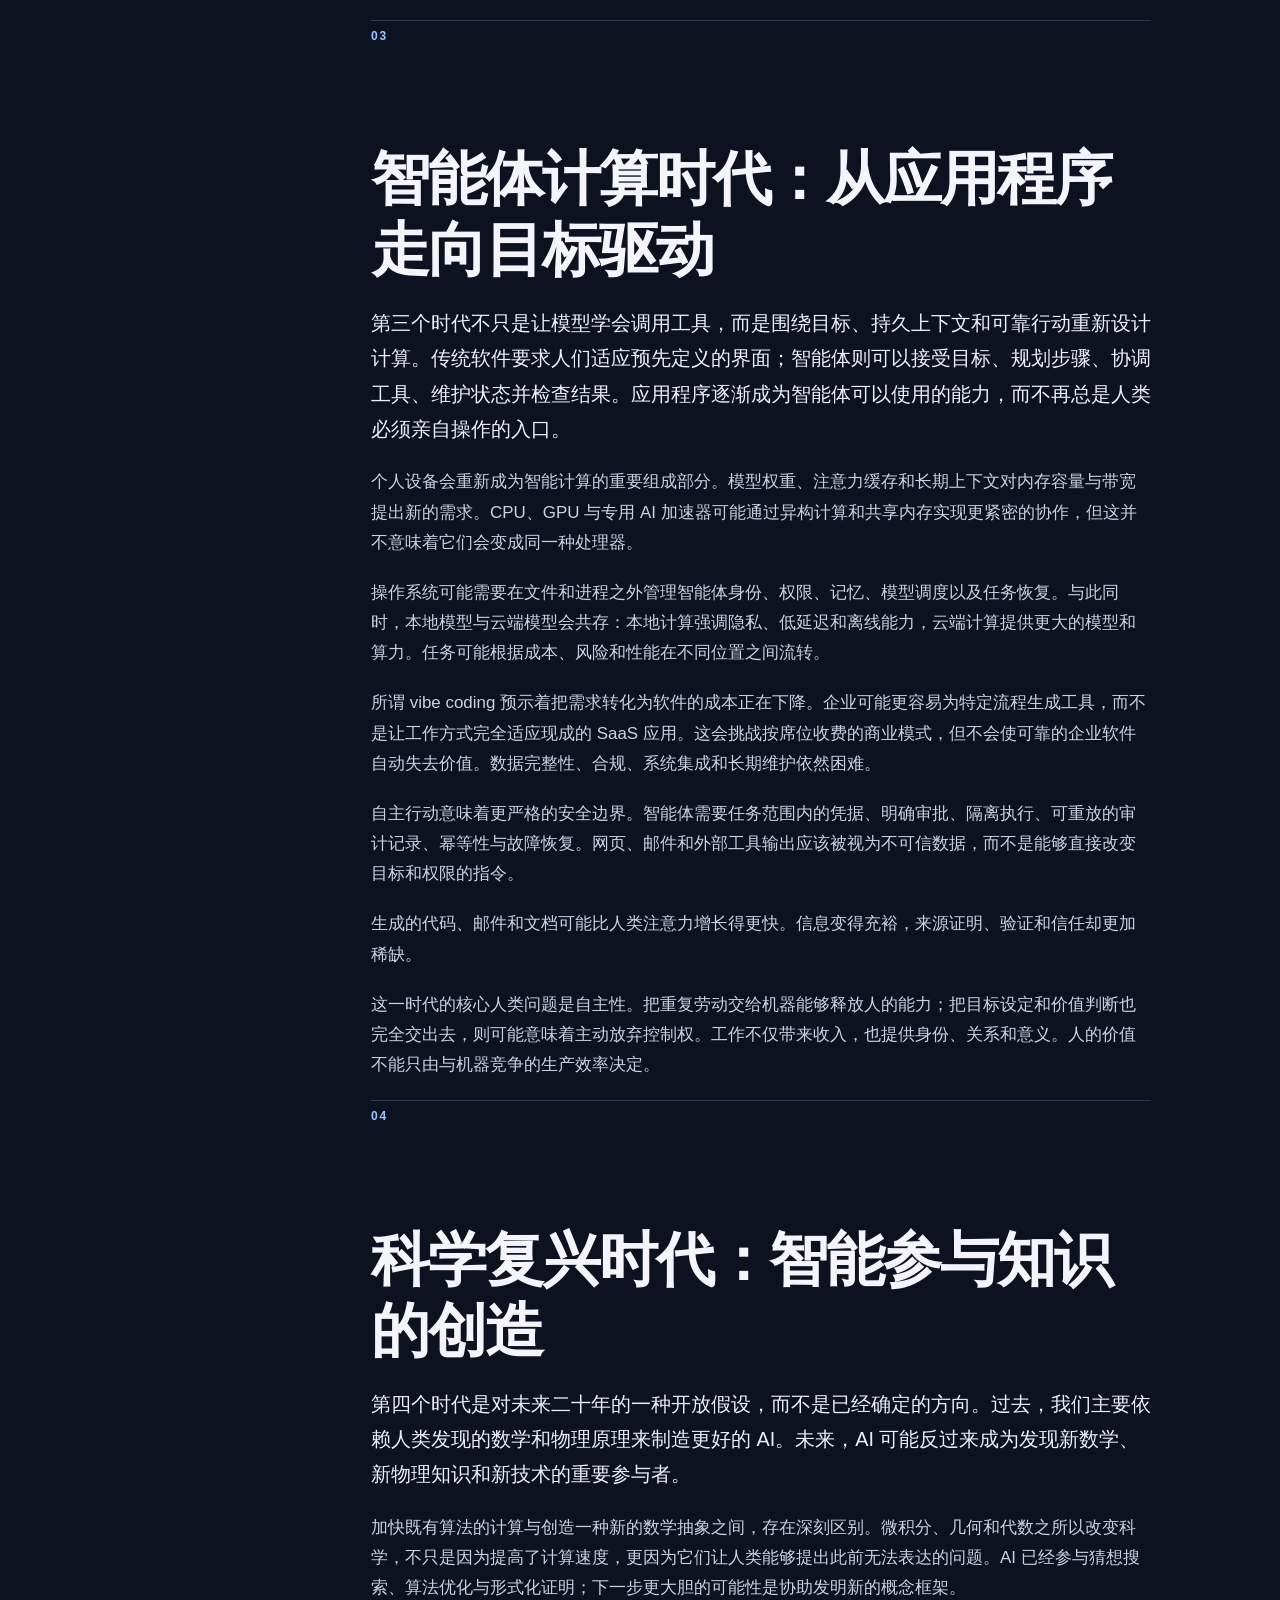
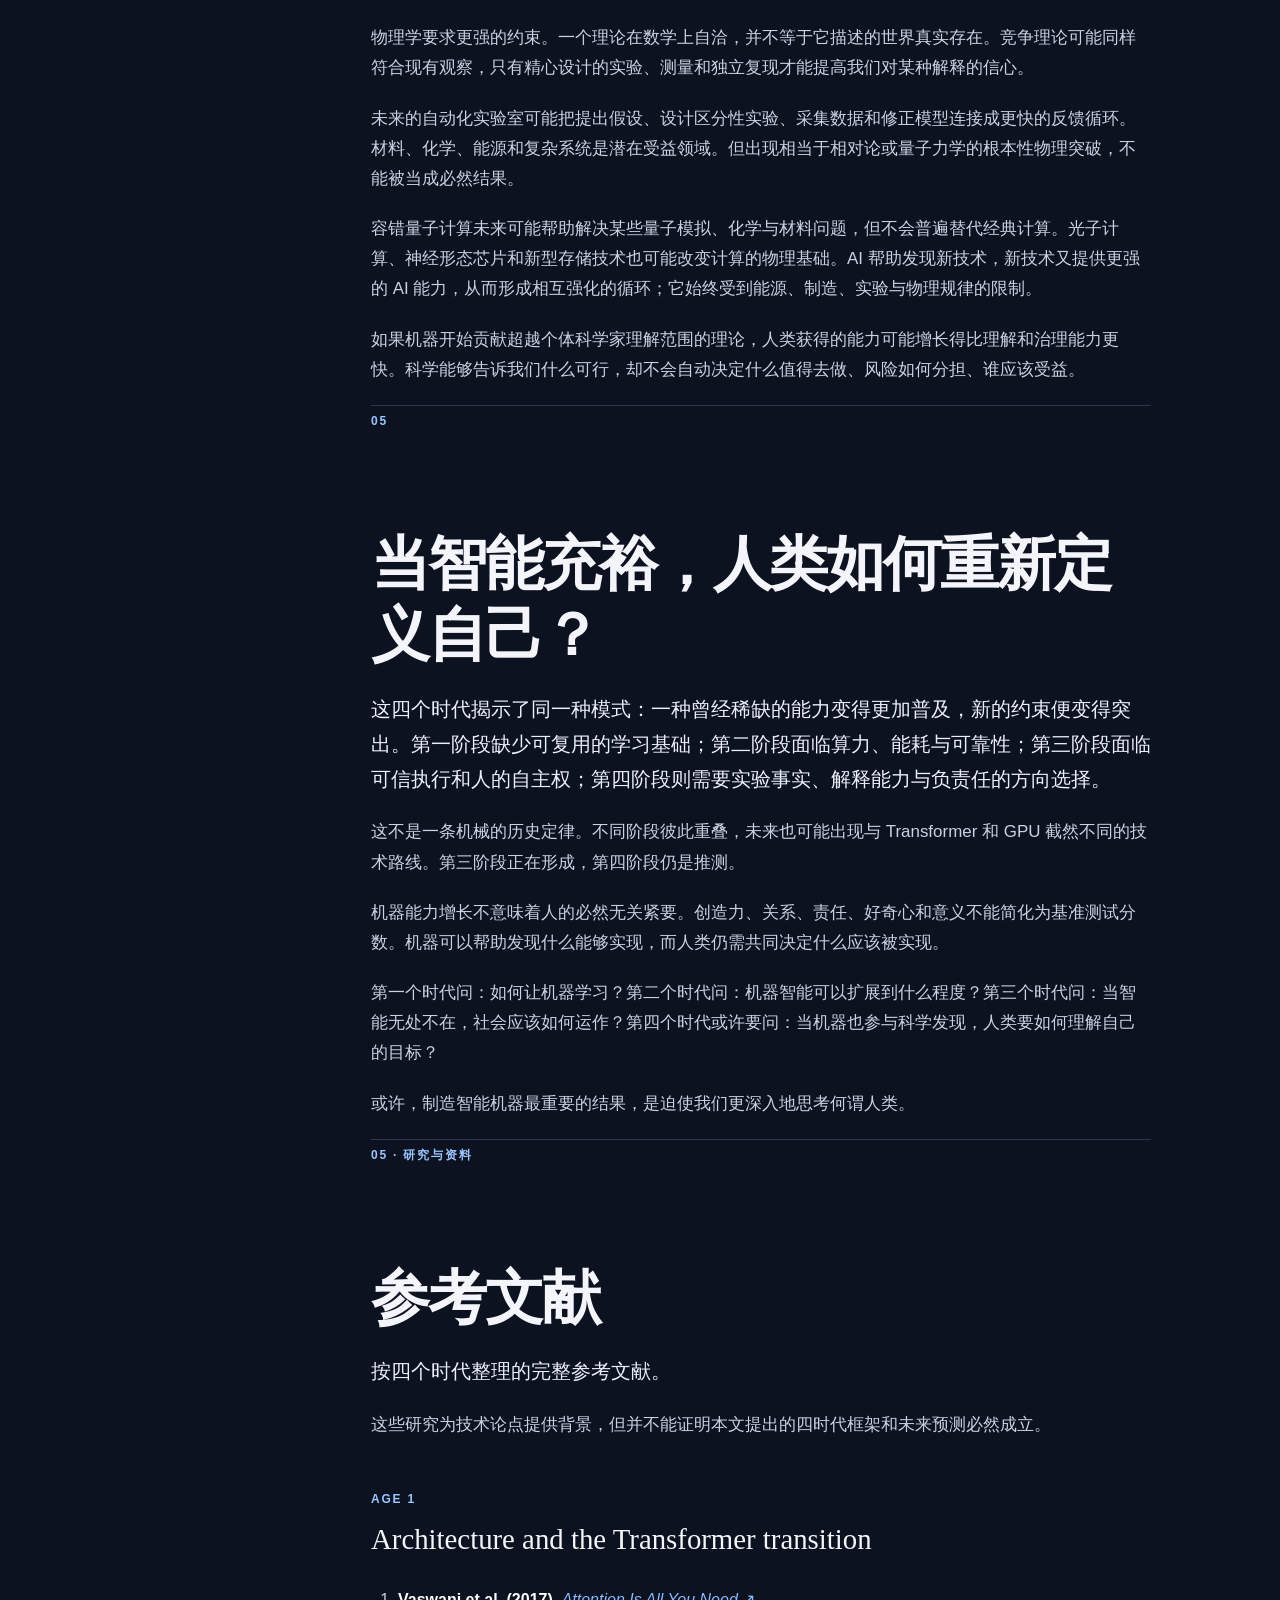
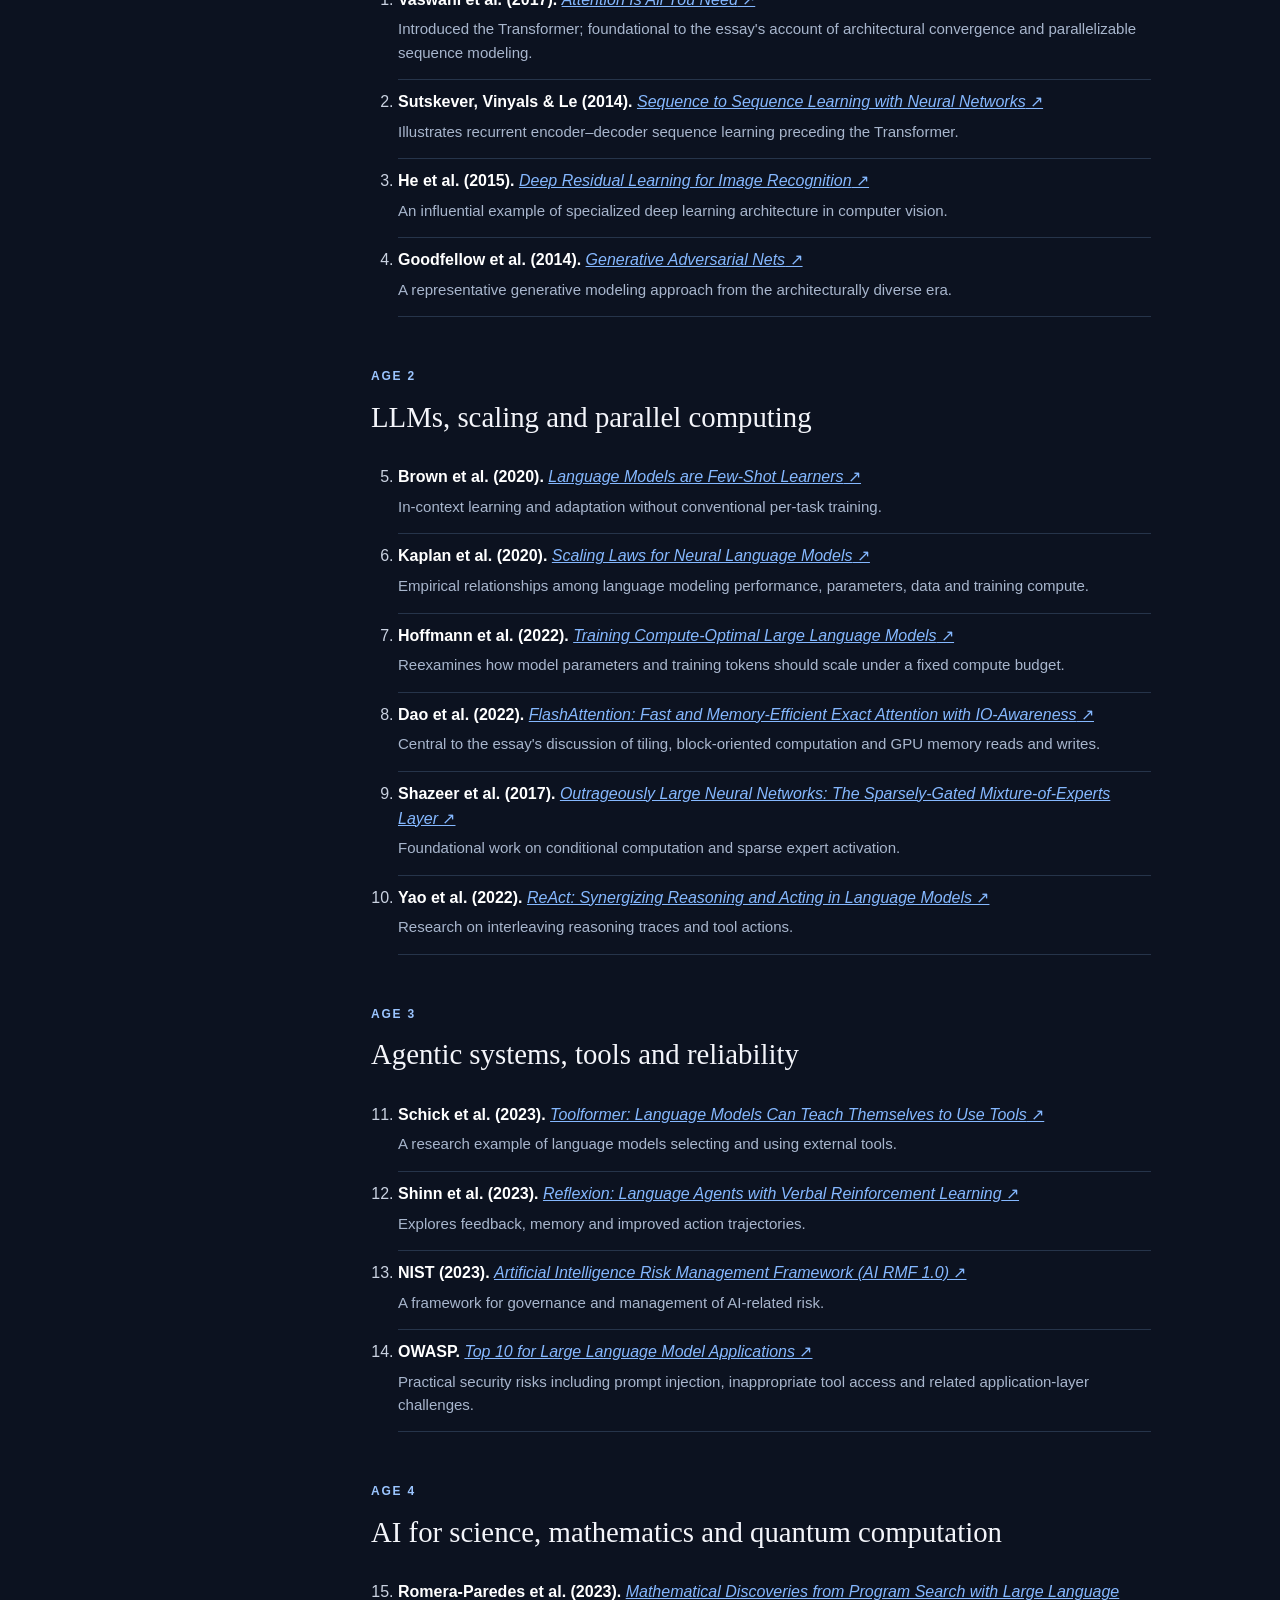
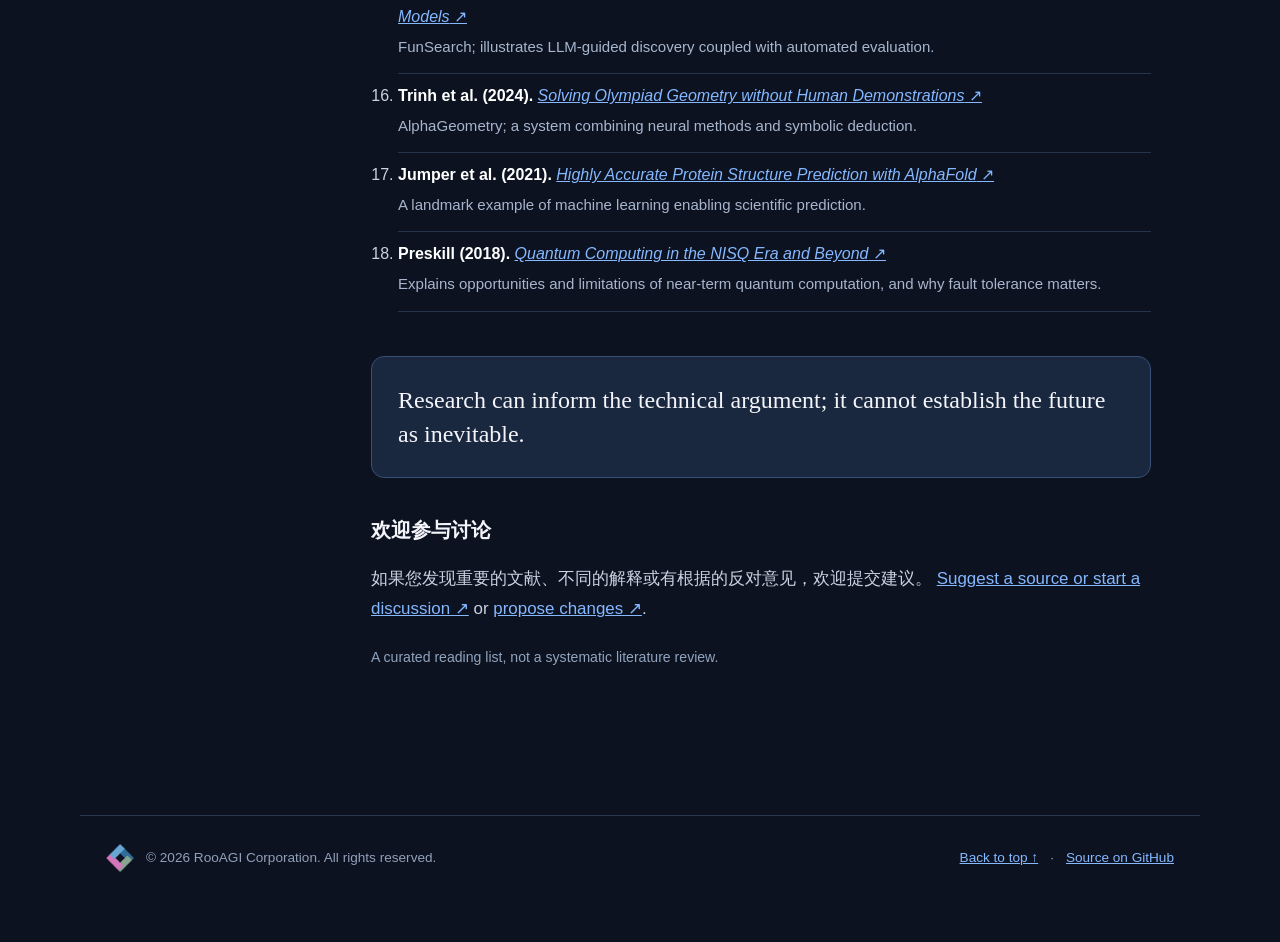
<file: zh.html>
<!doctype html>
<html lang="zh"><head><meta charset="utf-8"><meta name="viewport" content="width=device-width,initial-scale=1"><meta name="theme-color" content="#101523">
<meta name="description" content="The Four Ages of AI: From Machine Intelligence to Human Reinvention. An essay on architectures, parallel computing, agentic systems and scientific discovery.">
<meta property="og:title" content="The Four Ages of AI"><meta property="og:description" content="From Machine Intelligence to Human Reinvention"><meta property="og:type" content="article">
<title>人工智能的四个时代 — RooAGI</title>
<style>
:root{color-scheme:dark;--bg:#0c1220;--card:#141d31;--ink:#f4f5fa;--muted:#a9b4ca;--line:#2a3752;--accent:#85b8ff}
*{box-sizing:border-box}html{scroll-behavior:smooth}body{margin:0;background:var(--bg);color:var(--ink);font-family:Inter,ui-sans-serif,-apple-system,BlinkMacSystemFont,"Segoe UI",sans-serif;line-height:1.78}
body:before{content:"";position:absolute;top:0;left:0;right:0;height:670px;pointer-events:none;background:radial-gradient(ellipse at 70% 5%,#20345b 0%,transparent 60%)}
header,main,footer{position:relative}a{color:var(--accent)}a:focus-visible,button:focus-visible{outline:3px solid #77c7ff;outline-offset:4px}button{cursor:pointer}
.top{position:sticky;top:0;z-index:10;background:#0c1220e8;backdrop-filter:blur(16px);border-bottom:1px solid var(--line)}
.bar{max-width:1180px;margin:auto;padding:12px 26px;display:flex;align-items:center;justify-content:space-between;gap:12px}.brand{color:white;text-decoration:none;letter-spacing:.14em;font-size:.77rem;font-weight:800}.bar nav{display:flex;gap:18px;flex-wrap:wrap}.bar nav a{font-size:.8rem;color:var(--muted);text-decoration:none}.bar nav a:hover{color:white}
.progress{position:absolute;bottom:-2px;left:0;width:0;height:2px;background:#77c7ff;transition:width .1s}
.hero{max-width:1120px;margin:auto;padding:95px 26px 88px}.eyebrow{font-size:.73rem;color:#96c7ff;letter-spacing:.19em;text-transform:uppercase;font-weight:750}.hero h1{font-family:Georgia,serif;font-size:clamp(3.5rem,8.2vw,7.1rem);line-height:1.03;letter-spacing:-.055em;margin:23px 0;max-width:980px}.hero h1 em{font-weight:400;color:#94bdff}.subtitle{font-size:clamp(1.15rem,2.4vw,1.6rem);color:#c2cbda;max-width:740px;line-height:1.55}.byline{margin-top:34px;color:var(--muted);font-size:.88rem}.hero-line{height:1px;background:linear-gradient(90deg,#88b9ff,transparent);margin-top:67px}
.layout{max-width:1180px;margin:0 auto;display:grid;grid-template-columns:230px minmax(0,1fr);gap:65px;padding:0 26px}.sidebar{align-self:start;position:sticky;top:90px;padding:28px 0}.sidebar small{color:#9aa7bb;letter-spacing:.13em;font-weight:bold;text-transform:uppercase}.sidebar a{display:block;color:#aebbd0;text-decoration:none;font-size:.89rem;line-height:1.4;padding:11px 0;border-bottom:1px solid var(--line)}.sidebar a:hover{color:#9bc8ff}
.prose{max-width:780px;padding-bottom:100px}.prose h2{font-family:Georgia,serif;letter-spacing:-.035em;line-height:1.2;font-size:clamp(2.3rem,5vw,3.7rem);margin:95px 0 12px}.prose h3{font-size:1.28rem;line-height:1.35;margin-top:38px}.prose p{color:#cad2e1;font-size:1.06rem;margin:20px 0}.prose strong{color:#fff}.prose blockquote{margin:36px 0;padding:14px 0 14px 25px;border-left:3px solid #8dbdff;font:italic 1.45rem/1.48 Georgia,serif;color:#e9effc}
.stage-num{letter-spacing:.15em;font-weight:800;text-transform:uppercase;font-size:.75rem;color:#9bc5ff}.chapter{border-top:1px solid var(--line);scroll-margin-top:90px}.chapter .lead{font-size:1.24rem;color:#ebeff9}.grid{display:grid;grid-template-columns:repeat(2,1fr);gap:14px;margin:35px 0}.tile{background:var(--card);border:1px solid var(--line);border-radius:12px;padding:21px;text-decoration:none;color:white;transition:transform .15s,border-color .15s}.tile:hover{transform:translateY(-4px);border-color:#689fea}.tile small{color:#8fbaff;letter-spacing:.12em}.tile b{font:normal 1.3rem Georgia,serif;display:block;margin:7px 0}.tile span{font-size:.87rem;color:#acb7cc;line-height:1.5;display:block}
.pull{border:1px solid #385075;border-radius:13px;padding:26px;background:#19273f;margin:35px 0;font-family:Georgia,serif;font-size:1.5rem;line-height:1.43}
.chart{display:flex;align-items:center;justify-content:space-between;gap:6px;margin:32px 0;flex-wrap:wrap}.chart span{background:#17243a;padding:12px 13px;border:1px solid #385075;border-radius:8px;font-size:.8rem}.chart i{color:#78b9ff;font-style:normal}
hr{border:0;border-top:1px solid var(--line);margin:55px 0}
footer{border-top:1px solid var(--line);max-width:1120px;margin:auto;padding:28px 26px 70px;color:#91a0b8;font-size:.85rem;display:flex;justify-content:space-between;flex-wrap:wrap;gap:20px}
@media(max-width:800px){.layout{display:block}.sidebar{position:static;display:flex;gap:12px;overflow-x:auto;padding:5px 0 30px}.sidebar small{display:none}.sidebar a{white-space:nowrap;border:1px solid var(--line);border-radius:25px;padding:8px 14px}.hero{padding-top:55px;padding-bottom:40px}.hero h1{font-size:clamp(3rem,13vw,5rem)}.bar nav{gap:9px}.bar nav a{font-size:.72rem}.grid{grid-template-columns:1fr}.prose h2{margin-top:60px}.chart{display:block}.chart span{display:block;margin:7px 0}.chart i{display:block;text-align:center}}
@media(prefers-reduced-motion:reduce){html{scroll-behavior:auto}*{transition:none!important}}
.brand{display:inline-flex;align-items:center;gap:10px}.brand img{object-fit:contain}.brand small{font-size:.67rem;color:#9bb0cc}.old-ai{position:relative;display:inline-block;color:#8192b1;opacity:.66}.old-ai::after{content:"";position:absolute;top:51%;left:-6%;right:-6%;height:8px;background:#d37cbf;border-radius:20px;transform:rotate(-13deg)}.new-si{display:inline-block;color:#91c9f3;margin-left:.17em;text-shadow:0 0 32px #5b9de755}.si-expansion{color:#b0c4dd;margin-top:-8px;font-size:1.02rem;letter-spacing:.02em}.si-expansion strong{color:#a7dcff}footer span{display:flex;gap:12px;align-items:center}footer img{object-fit:contain}#references{padding-bottom:25px}@media(max-width:650px){.brand small{display:none}.old-ai::after{height:5px}}
.reference-group{margin:44px 0}.reference-group h3{font:normal 1.8rem/1.3 Georgia,serif;margin:9px 0 19px}.reference-group ol{padding-left:27px}.reference-group li{padding:10px 0 15px;color:#cad2e1;font-size:1rem;border-bottom:1px solid #26344a;line-height:1.55}.reference-group li strong{color:#fff}.ref-description{display:block;color:#a8b6cd;margin-top:5px;font-size:.94rem}.reference-note{font-size:.88rem!important;color:#91a4bd!important}#references{scroll-margin-top:90px}
.language-menu{position:relative;flex:none}.language-menu summary{display:grid;place-items:center;width:39px;height:39px;cursor:pointer;border:1px solid #395075;border-radius:9px;background:#15233c;color:#eaf5ff;list-style:none}.language-menu summary::-webkit-details-marker{display:none}.language-menu summary:hover,.language-menu[open] summary{background:#263957;border-color:#88b8e5}.language-menu summary:focus-visible{outline:2px solid #a9d9ff;outline-offset:3px}.language-menu summary svg{width:21px;height:21px;stroke:currentColor;fill:none;stroke-width:1.8;stroke-linecap:round;stroke-linejoin:round}.language-options{position:absolute;right:0;top:calc(100% + 9px);width:190px;z-index:1000;padding:7px;background:#15233c;border:1px solid #405477;border-radius:12px;box-shadow:0 15px 40px #0009}.language-options a{display:block;padding:9px 12px;border-radius:7px;color:#eaf5ff;text-decoration:none;font-size:.89rem}.language-options a:hover,.language-options a:focus-visible{background:#284366;color:#fff}.language-options a[aria-current="page"]{background:#203750;color:#a9d9ff;font-weight:700}@media(max-width:820px){.language-menu{margin-left:auto}}
.bar{gap:16px}.bar nav{flex:1;justify-content:flex-end}.lang-label select{border:1px solid #395075;border-radius:7px;background:#15233c;color:#edf5ff;font:inherit;font-size:.83rem;padding:7px 24px 7px 10px;max-width:145px}.sr-only{position:absolute;width:1px;height:1px;overflow:hidden;clip:rect(0,0,0,0)}@media(max-width:820px){.bar{flex-wrap:wrap}.bar nav{order:3;flex-basis:100%;justify-content:flex-start;overflow:auto}.lang-label{margin-left:auto}}
</style><!-- Google tag (gtag.js) -->
<script async src="https://www.googletagmanager.com/gtag/js?id=G-PPGWN27GMW"></script>
<script>
  window.dataLayer = window.dataLayer || [];
  function gtag(){dataLayer.push(arguments);}
  gtag('js', new Date());
  gtag('config', 'G-PPGWN27GMW');
</script>
</head><body>
<div class="top"><div class="bar"><a class="brand" href="#top"><img src="docs/assets/rooagi-logo.png" width="34" height="34" alt="RooAGI"> <span>ROOAGI <small> / FOUR AGES</small></span></a><nav aria-label="Primary"><a href="#framework">引言</a><a href="#stage1">01</a><a href="#stage2">02</a><a href="#stage3">03</a><a href="#stage4">04</a><a href="#conclusion">05</a><a href="#references">参考文献</a></nav><details class="language-menu"><summary aria-label="Choose language" title="Choose language"><svg viewBox="0 0 24 24" aria-hidden="true"><circle cx="12" cy="12" r="9"></circle><path d="M3 12h18M12 3c3 3 4.5 6 4.5 9S15 18 12 21M12 3c-3 3-4.5 6-4.5 9S9 18 12 21"></path></svg></summary><div class="language-options" role="navigation" aria-label="Languages"><a href="index.html">English</a><a href="zh.html" aria-current="page">简体中文</a><a href="es.html">Español</a><a href="fr.html">Français</a><a href="de.html">Deutsch</a><a href="ja.html">日本語</a><a href="ko.html">한국어</a></div></details></div><div class="progress" id="progress"></div></div>
<header id="top" class="hero"><div class="eyebrow">ROOAGI · 简体中文</div><h1>人工智能的四个时代<br><span class="old-ai">AI</span><span class="new-si">SI</span></h1><p class="si-expansion">从人工智能走向超级智能</p><p class="subtitle">从机器智能到人类的重新定义</p><div class="byline">RooAGI Corporation 出品 · 2026</div><div class="hero-line"></div></header>
<div class="layout"><aside class="sidebar" aria-label="Contents"><small>引言</small><a href="#framework">引言</a><a href="#stage1">炼金时代</a><a href="#stage2">大语言模型时代</a><a href="#stage3">智能体计算时代</a><a href="#stage4">科学复兴时代</a><a href="#conclusion">人类的重新定义</a><a href="#references">参考文献</a></aside>
<main class="prose"><section id="framework" class=""><span class="stage-num">引言</span><h2>智能不仅仅是又一次软件革命</h2><p class="lead">人们常常用参数量、排行榜、基准测试和 GPU 成本来描述人工智能的进步。然而，更深刻的变化正在发生：人工智能正在重塑计算架构、软件经济、人机关系，甚至科学发现本身的运作方式。</p><p>我将这一过程理解为四个相互重叠的时代。每个时代都会让一种原本稀缺的能力变得更容易获得，同时暴露出新的瓶颈。与技术问题相伴的，还有一个不断变化的人类问题：当机器能够做得越来越多，人类究竟应该珍视什么？</p><p>这并不是一条注定实现的历史路线。第二个时代仍在发展，第三个时代刚刚兴起，而第四个时代是对未来二十年的一种推测。其核心命题是：智能技术的进步不仅创造了新的丰裕，也重新定义了稀缺。</p></section><section id="stage1" class="chapter"><span class="stage-num">01</span><h2>炼金时代：从架构分散到共同基础</h2><p class="lead">2017 年 Transformer 论文发表以前，深度学习更像一间充满不同实验装置的工作室。卷积神经网络利用空间局部性处理图像，循环神经网络与 LSTM 通过连续更新隐藏状态来建模序列；编码器—解码器模型推动机器翻译，生成对抗网络、自编码器和强化学习则探索了其他目标与结构。</p><p>称之为“炼金时代”不是否认其中严谨的数学与科学，而是强调大量进展依赖模型架构、训练目标与优化策略的反复实验。特定领域的成功未必能够轻易迁移到另一个领域，研究人员往往需要重新构建训练与部署流程。</p><p>2017 年的《Attention Is All You Need》成为关键转折。自注意力机制使一个词元的表示能够根据其他位置的信息动态形成，在训练时不必沿序列逐步更新循环隐藏状态。这种结构与大规模并行加速器尤其契合。</p><p>Transformer 并没有发明注意力机制，也没有消除专用神经网络的价值。但它提供了一个可复用的基础，数据集、算法、软件工具与硬件投资得以围绕它汇聚。第一种稀缺——通用而有效的学习架构——开始得到缓解。</p><p>这一时期也提出一个至今没有解决的哲学问题：机器能够模仿识别、语言和判断等智能行为，是否就意味着它以人类的方式理解世界？行为上的成功，不能自动回答有关意识与理解的本质问题。</p></section><section id="stage2" class="chapter"><span class="stage-num">02</span><h2>大语言模型时代：并行计算、数据移动与推理</h2><p class="lead">大语言模型的兴起通常被讲述为参数和训练数据不断增加的故事。但真正重要的还有学习架构与计算架构的共同演化。原始 Transformer 是编码器—解码器结构；后来的编码器模型、编码器—解码器模型以及仅解码器的自回归模型沿着不同路径发展。后者通过下一个词元预测这一相对统一的目标，在语言与代码上展现出极强的扩展性。</p><p>循环网络的隐藏状态依赖前一个时间步，限制了沿序列维度的并行处理。Transformer 则能把训练和输入提示的大量计算组织为在多个词元位置上同时执行的矩阵与张量运算。这体现了从顺序状态更新向块状并行计算的转变。</p><p>这里必须保持准确：分块运算、GPU 并行、随机存取存储器和内存分层并不是 Transformer 发明的。它的贡献在于让一种可广泛复用的语言学习架构，能够高效利用大规模并行硬件。</p><p>现代 AI 的成本并不只取决于浮点运算次数。模型权重、激活值与缓存状态在高带宽显存、缓存和寄存器之间的移动，同样消耗时间和能源。分块矩阵乘法、算子融合、低精度计算以及 FlashAttention 通过提高局部复用和减少内存读写，显著改善执行效率。</p><p>不过，自回归生成没有消除顺序依赖：下一个未知词元通常必须等待前一个词元产生。因此训练和提示处理比逐词元解码更容易并行。KV 缓存管理、显存带宽、批处理、延迟和功耗继续限制推理。</p><p>模型的能力也正在从一次性回答扩展到完整的推理轨迹：分解问题、调用外部工具、收集证据、验证结果并修正错误。但是，更长的推理过程并不保证正确；早期错误会被放大，外部工具也可能返回不可信信息。</p><p>物理基础设施同样重要：电力、冷却、先进芯片、网络和资金构成扩展上限。企业部署还有另一种瓶颈：遗留系统、权限、敏感数据、监管和复杂的人工例外。基准测试的高分并不等于可以可靠地完成实际业务。</p><p>在人类层面，机器生成的流畅文字让作者身份与真实性更难辨别。便捷的答案可以普及知识，也可能削弱人们独立检验假设的习惯。更强的机器智能，并不自动意味着更好的人的判断。</p></section><section id="stage3" class="chapter"><span class="stage-num">03</span><h2>智能体计算时代：从应用程序走向目标驱动</h2><p class="lead">第三个时代不只是让模型学会调用工具，而是围绕目标、持久上下文和可靠行动重新设计计算。传统软件要求人们适应预先定义的界面；智能体则可以接受目标、规划步骤、协调工具、维护状态并检查结果。应用程序逐渐成为智能体可以使用的能力，而不再总是人类必须亲自操作的入口。</p><p>个人设备会重新成为智能计算的重要组成部分。模型权重、注意力缓存和长期上下文对内存容量与带宽提出新的需求。CPU、GPU 与专用 AI 加速器可能通过异构计算和共享内存实现更紧密的协作，但这并不意味着它们会变成同一种处理器。</p><p>操作系统可能需要在文件和进程之外管理智能体身份、权限、记忆、模型调度以及任务恢复。与此同时，本地模型与云端模型会共存：本地计算强调隐私、低延迟和离线能力，云端计算提供更大的模型和算力。任务可能根据成本、风险和性能在不同位置之间流转。</p><p>所谓 vibe coding 预示着把需求转化为软件的成本正在下降。企业可能更容易为特定流程生成工具，而不是让工作方式完全适应现成的 SaaS 应用。这会挑战按席位收费的商业模式，但不会使可靠的企业软件自动失去价值。数据完整性、合规、系统集成和长期维护依然困难。</p><p>自主行动意味着更严格的安全边界。智能体需要任务范围内的凭据、明确审批、隔离执行、可重放的审计记录、幂等性与故障恢复。网页、邮件和外部工具输出应该被视为不可信数据，而不是能够直接改变目标和权限的指令。</p><p>生成的代码、邮件和文档可能比人类注意力增长得更快。信息变得充裕，来源证明、验证和信任却更加稀缺。</p><p>这一时代的核心人类问题是自主性。把重复劳动交给机器能够释放人的能力；把目标设定和价值判断也完全交出去，则可能意味着主动放弃控制权。工作不仅带来收入，也提供身份、关系和意义。人的价值不能只由与机器竞争的生产效率决定。</p></section><section id="stage4" class="chapter"><span class="stage-num">04</span><h2>科学复兴时代：智能参与知识的创造</h2><p class="lead">第四个时代是对未来二十年的一种开放假设，而不是已经确定的方向。过去，我们主要依赖人类发现的数学和物理原理来制造更好的 AI。未来，AI 可能反过来成为发现新数学、新物理知识和新技术的重要参与者。</p><p>加快既有算法的计算与创造一种新的数学抽象之间，存在深刻区别。微积分、几何和代数之所以改变科学，不只是因为提高了计算速度，更因为它们让人类能够提出此前无法表达的问题。AI 已经参与猜想搜索、算法优化与形式化证明；下一步更大胆的可能性是协助发明新的概念框架。</p><p>物理学要求更强的约束。一个理论在数学上自洽，并不等于它描述的世界真实存在。竞争理论可能同样符合现有观察，只有精心设计的实验、测量和独立复现才能提高我们对某种解释的信心。</p><p>未来的自动化实验室可能把提出假设、设计区分性实验、采集数据和修正模型连接成更快的反馈循环。材料、化学、能源和复杂系统是潜在受益领域。但出现相当于相对论或量子力学的根本性物理突破，不能被当成必然结果。</p><p>容错量子计算未来可能帮助解决某些量子模拟、化学与材料问题，但不会普遍替代经典计算。光子计算、神经形态芯片和新型存储技术也可能改变计算的物理基础。AI 帮助发现新技术，新技术又提供更强的 AI 能力，从而形成相互强化的循环；它始终受到能源、制造、实验与物理规律的限制。</p><p>如果机器开始贡献超越个体科学家理解范围的理论，人类获得的能力可能增长得比理解和治理能力更快。科学能够告诉我们什么可行，却不会自动决定什么值得去做、风险如何分担、谁应该受益。</p></section><section id="conclusion" class="chapter"><span class="stage-num">05</span><h2>当智能充裕，人类如何重新定义自己？</h2><p class="lead">这四个时代揭示了同一种模式：一种曾经稀缺的能力变得更加普及，新的约束便变得突出。第一阶段缺少可复用的学习基础；第二阶段面临算力、能耗与可靠性；第三阶段面临可信执行和人的自主权；第四阶段则需要实验事实、解释能力与负责任的方向选择。</p><p>这不是一条机械的历史定律。不同阶段彼此重叠，未来也可能出现与 Transformer 和 GPU 截然不同的技术路线。第三阶段正在形成，第四阶段仍是推测。</p><p>机器能力增长不意味着人的必然无关紧要。创造力、关系、责任、好奇心和意义不能简化为基准测试分数。机器可以帮助发现什么能够实现，而人类仍需共同决定什么应该被实现。</p><p>第一个时代问：如何让机器学习？第二个时代问：机器智能可以扩展到什么程度？第三个时代问：当智能无处不在，社会应该如何运作？第四个时代或许要问：当机器也参与科学发现，人类要如何理解自己的目标？</p><p>或许，制造智能机器最重要的结果，是迫使我们更深入地思考何谓人类。</p></section><section id="references" class="chapter references-chapter"><span class="stage-num">05 · 研究与资料</span><h2>参考文献</h2><p class="lead">按四个时代整理的完整参考文献。</p><p>这些研究为技术论点提供背景，但并不能证明本文提出的四时代框架和未来预测必然成立。</p><div class="reference-group"><span class="stage-num">Age 1</span><h3>Architecture and the Transformer transition</h3><ol start="1"><li><strong>Vaswani et al. (2017).</strong> <a href="https://arxiv.org/abs/1706.03762" target="_blank" rel="noopener noreferrer"><em>Attention Is All You Need</em> ↗</a><span class="ref-description">Introduced the Transformer; foundational to the essay's account of architectural convergence and parallelizable sequence modeling.</span></li><li><strong>Sutskever, Vinyals &amp; Le (2014).</strong> <a href="https://arxiv.org/abs/1409.3215" target="_blank" rel="noopener noreferrer"><em>Sequence to Sequence Learning with Neural Networks</em> ↗</a><span class="ref-description">Illustrates recurrent encoder–decoder sequence learning preceding the Transformer.</span></li><li><strong>He et al. (2015).</strong> <a href="https://arxiv.org/abs/1512.03385" target="_blank" rel="noopener noreferrer"><em>Deep Residual Learning for Image Recognition</em> ↗</a><span class="ref-description">An influential example of specialized deep learning architecture in computer vision.</span></li><li><strong>Goodfellow et al. (2014).</strong> <a href="https://arxiv.org/abs/1406.2661" target="_blank" rel="noopener noreferrer"><em>Generative Adversarial Nets</em> ↗</a><span class="ref-description">A representative generative modeling approach from the architecturally diverse era.</span></li></ol></div><div class="reference-group"><span class="stage-num">Age 2</span><h3>LLMs, scaling and parallel computing</h3><ol start="5"><li><strong>Brown et al. (2020).</strong> <a href="https://arxiv.org/abs/2005.14165" target="_blank" rel="noopener noreferrer"><em>Language Models are Few-Shot Learners</em> ↗</a><span class="ref-description">In-context learning and adaptation without conventional per-task training.</span></li><li><strong>Kaplan et al. (2020).</strong> <a href="https://arxiv.org/abs/2001.08361" target="_blank" rel="noopener noreferrer"><em>Scaling Laws for Neural Language Models</em> ↗</a><span class="ref-description">Empirical relationships among language modeling performance, parameters, data and training compute.</span></li><li><strong>Hoffmann et al. (2022).</strong> <a href="https://arxiv.org/abs/2203.15556" target="_blank" rel="noopener noreferrer"><em>Training Compute-Optimal Large Language Models</em> ↗</a><span class="ref-description">Reexamines how model parameters and training tokens should scale under a fixed compute budget.</span></li><li><strong>Dao et al. (2022).</strong> <a href="https://arxiv.org/abs/2205.14135" target="_blank" rel="noopener noreferrer"><em>FlashAttention: Fast and Memory-Efficient Exact Attention with IO-Awareness</em> ↗</a><span class="ref-description">Central to the essay's discussion of tiling, block-oriented computation and GPU memory reads and writes.</span></li><li><strong>Shazeer et al. (2017).</strong> <a href="https://arxiv.org/abs/1701.06538" target="_blank" rel="noopener noreferrer"><em>Outrageously Large Neural Networks: The Sparsely-Gated Mixture-of-Experts Layer</em> ↗</a><span class="ref-description">Foundational work on conditional computation and sparse expert activation.</span></li><li><strong>Yao et al. (2022).</strong> <a href="https://arxiv.org/abs/2210.03629" target="_blank" rel="noopener noreferrer"><em>ReAct: Synergizing Reasoning and Acting in Language Models</em> ↗</a><span class="ref-description">Research on interleaving reasoning traces and tool actions.</span></li></ol></div><div class="reference-group"><span class="stage-num">Age 3</span><h3>Agentic systems, tools and reliability</h3><ol start="11"><li><strong>Schick et al. (2023).</strong> <a href="https://arxiv.org/abs/2302.04761" target="_blank" rel="noopener noreferrer"><em>Toolformer: Language Models Can Teach Themselves to Use Tools</em> ↗</a><span class="ref-description">A research example of language models selecting and using external tools.</span></li><li><strong>Shinn et al. (2023).</strong> <a href="https://arxiv.org/abs/2303.11366" target="_blank" rel="noopener noreferrer"><em>Reflexion: Language Agents with Verbal Reinforcement Learning</em> ↗</a><span class="ref-description">Explores feedback, memory and improved action trajectories.</span></li><li><strong>NIST (2023).</strong> <a href="https://doi.org/10.6028/NIST.AI.100-1" target="_blank" rel="noopener noreferrer"><em>Artificial Intelligence Risk Management Framework (AI RMF 1.0)</em> ↗</a><span class="ref-description">A framework for governance and management of AI-related risk.</span></li><li><strong>OWASP.</strong> <a href="https://genai.owasp.org/llm-top-10/" target="_blank" rel="noopener noreferrer"><em>Top 10 for Large Language Model Applications</em> ↗</a><span class="ref-description">Practical security risks including prompt injection, inappropriate tool access and related application-layer challenges.</span></li></ol></div><div class="reference-group"><span class="stage-num">Age 4</span><h3>AI for science, mathematics and quantum computation</h3><ol start="15"><li><strong>Romera-Paredes et al. (2023).</strong> <a href="https://doi.org/10.1038/s41586-023-06924-6" target="_blank" rel="noopener noreferrer"><em>Mathematical Discoveries from Program Search with Large Language Models</em> ↗</a><span class="ref-description">FunSearch; illustrates LLM-guided discovery coupled with automated evaluation.</span></li><li><strong>Trinh et al. (2024).</strong> <a href="https://doi.org/10.1038/s41586-023-06747-5" target="_blank" rel="noopener noreferrer"><em>Solving Olympiad Geometry without Human Demonstrations</em> ↗</a><span class="ref-description">AlphaGeometry; a system combining neural methods and symbolic deduction.</span></li><li><strong>Jumper et al. (2021).</strong> <a href="https://doi.org/10.1038/s41586-021-03819-2" target="_blank" rel="noopener noreferrer"><em>Highly Accurate Protein Structure Prediction with AlphaFold</em> ↗</a><span class="ref-description">A landmark example of machine learning enabling scientific prediction.</span></li><li><strong>Preskill (2018).</strong> <a href="https://arxiv.org/abs/1801.00862" target="_blank" rel="noopener noreferrer"><em>Quantum Computing in the NISQ Era and Beyond</em> ↗</a><span class="ref-description">Explains opportunities and limitations of near-term quantum computation, and why fault tolerance matters.</span></li></ol></div><div class="pull">Research can inform the technical argument; it cannot establish the future as inevitable.</div><h3>欢迎参与讨论</h3><p>如果您发现重要的文献、不同的解释或有根据的反对意见，欢迎提交建议。 <a href="https://github.com/RooAGI/The-Four-Ages-of-AI-From-Machine-Intelligence-to-Human-Reinvention/issues/new">Suggest a source or start a discussion ↗</a> or <a href="https://github.com/RooAGI/The-Four-Ages-of-AI-From-Machine-Intelligence-to-Human-Reinvention/pulls">propose changes ↗</a>.</p><p class="reference-note">A curated reading list, not a systematic literature review.</p></section></main></div><footer><span><img src="docs/assets/rooagi-logo.png" alt="RooAGI" width="28" height="28"> © 2026 RooAGI Corporation. All rights reserved.</span><span><a href="#top">Back to top ↑</a> · <a href="https://github.com/RooAGI/The-Four-Ages-of-AI-From-Machine-Intelligence-to-Human-Reinvention">Source on GitHub</a></span></footer>
<script>const bar=document.getElementById('progress');const update=()=>{const max=document.documentElement.scrollHeight-innerHeight;bar.style.width=(max>0?Math.min(100,scrollY/max*100):0)+'%'};addEventListener('scroll',update,{passive:true});addEventListener('resize',update);update();</script>
</body></html>
</file>
<file: stylesheets/extra.css>
:root{--md-primary-fg-color:#273f7e;--md-accent-fg-color:#497cd6}
[data-md-color-scheme="slate"]{--md-default-bg-color:#0a1220;--md-default-fg-color:#e6edfa;--md-primary-fg-color:#263b6c;--md-accent-fg-color:#8db9ff}
.md-main__inner{margin-top:1.2rem}
.md-typeset{font-size:.83rem;line-height:1.85}
.md-typeset h1,.md-typeset h2{font-weight:750;letter-spacing:-.034em}
.md-typeset h1{font-size:2.5rem}.md-typeset h2{margin-top:2.6rem}
.md-typeset p{margin-bottom:1.1rem}
.md-typeset a:not(.md-button){text-underline-offset:3px}
.md-typeset blockquote{border-left-color:#709cff}
.md-content__inner{padding-bottom:3rem}
.essay-hero{position:relative;border:1px solid rgba(119,160,236,.26);border-radius:20px;padding:clamp(2rem,5.5vw,4rem);margin:0 0 1.9rem;background:radial-gradient(ellipse at 90% 4%,rgba(87,124,221,.2),transparent 55%),linear-gradient(135deg,rgba(26,47,91,.16),rgba(33,55,99,.03));overflow:hidden}
.essay-hero h1{font-size:clamp(2.65rem,6vw,4.3rem);line-height:1.08;margin:.45rem 0!important;letter-spacing:-.06em}
.hero-kicker{color:#6d9be6;font-size:.71rem;font-weight:800;letter-spacing:.16em}
.hero-subtitle{font-size:clamp(1.35rem,2.8vw,2rem);font-weight:650;color:#6994d8;line-height:1.3;margin:.7rem 0!important}
.hero-deck{font-size:1rem;max-width:42rem;color:var(--md-default-fg-color--light);line-height:1.8;margin:1.2rem 0 1.6rem}
.age-grid{display:grid;grid-template-columns:repeat(2,minmax(0,1fr));gap:1rem;margin:1.7rem 0 2.8rem}
.age-card{min-height:210px;padding:1.6rem;border-radius:16px;border:1px solid var(--md-default-fg-color--lightest);background:var(--md-code-bg-color);box-shadow:0 12px 30px rgba(10,25,48,.04);transition:transform .18s,border-color .18s}
.age-card:hover{transform:translateY(-4px);border-color:#7199db}
.age-card > p:first-child{font-size:.67rem;font-weight:800;letter-spacing:.11em;margin:0}
.age-card h3{margin:.42rem 0 .8rem!important;font-size:1.22rem;line-height:1.25}
.age-card h3 a{color:inherit!important;text-decoration:none!important}
.age-one{border-top:4px solid #cc9a4e}.age-two{border-top:4px solid #548be5}.age-three{border-top:4px solid #4fae99}.age-four{border-top:4px solid #a181db}
.pull-quote{margin:2.2rem 0;padding:1.5rem 2rem;background:rgba(103,143,214,.08);border-left:4px solid #719de2;border-radius:0 10px 10px 0;font-family:Georgia,serif;font-size:1.32rem;line-height:1.55}
.discovery-cycle{padding:1.2rem;border-radius:10px;border:1px solid #719de2;text-align:center;font-weight:700}
.md-typeset .md-button{border-radius:7px}
@media(max-width:620px){.age-grid{grid-template-columns:1fr}.essay-hero{padding:1.6rem}.md-typeset h1{font-size:2rem}.age-card{min-height:0}.pull-quote{padding:1.1rem;font-size:1.1rem}}


/* RooAGI brand system */
:root {
  --roo-sky: #69a8d4;
  --roo-blue: #377aa9;
  --roo-pink: #cd70b8;
  --roo-sage: #8ba995;
  --md-primary-fg-color: var(--roo-blue);
  --md-accent-fg-color: var(--roo-blue);
}
[data-md-color-scheme="slate"] {
  --md-primary-fg-color: #254a72;
  --md-accent-fg-color: var(--roo-sky);
}
.md-header { box-shadow: none; border-bottom: 1px solid rgba(138,170,208,.2); }
.md-header__button.md-logo img, .md-header__button.md-logo svg {
  width: 1.7rem; height: 1.7rem; object-fit: contain;
}
.brand-lockup { display: flex; align-items: center; gap: 1rem; margin-bottom: 1.1rem; }
.hero-logo { width: 58px; height: 58px; flex-shrink: 0; object-fit: contain; }
.hero-kicker { color: var(--roo-sky); }
.hero-subtitle { color: var(--roo-blue); }
.hero-publisher { color: var(--md-default-fg-color--light); font-size: .76rem; margin: 0 0 1.4rem !important; }
.age-one { border-top-color: var(--roo-pink); }
.age-two { border-top-color: var(--roo-sky); }
.age-three { border-top-color: var(--roo-blue); }
.age-four { border-top-color: var(--roo-sage); }
.pull-quote { border-left-color: var(--roo-sky); }
.discovery-cycle { border-color: var(--roo-sky); }
.md-typeset .md-button--primary { background: var(--roo-blue); border-color: var(--roo-blue); color: #fff; }
.md-typeset .md-button--primary:hover { background: #2e678f; border-color: #2e678f; }
.md-footer-meta { border-top: 1px solid rgba(140,170,210,.18); }
@media (max-width:620px) {
  .brand-lockup { align-items: flex-start; gap: .7rem; }
  .hero-logo { width: 44px; height: 44px; }
}


/* Persistent, visible editorial credit on every chapter */
.article-brand {display:flex;align-items:center;gap:.75rem;margin:.5rem 0 1.6rem;padding-bottom:1rem;border-bottom:1px solid var(--md-default-fg-color--lightest);font-size:.74rem;font-weight:800;letter-spacing:.12em;color:var(--roo-blue)}
.article-brand img {width:52px;height:52px;object-fit:contain;flex-shrink:0}
.article-copyright {margin:3rem 0 1rem;padding-top:1rem;border-top:1px solid var(--md-default-fg-color--lightest);font-size:.7rem;color:var(--md-default-fg-color--light)}


/* Editorial AI-to-SI transition: SI means Super Intelligence */
.essay-hero .hero-title{font-size:clamp(2.65rem,6vw,4.3rem);line-height:1.08;margin:.45rem 0!important;letter-spacing:-.06em;font-weight:750}
.title-shift{display:inline-flex;align-items:baseline;gap:.16em;white-space:nowrap}
.old-term{position:relative;color:var(--md-default-fg-color--light);display:inline-block;opacity:.65}
.old-term::after{content:"";position:absolute;left:-9%;right:-9%;top:50%;height:.065em;min-height:3px;border-radius:10px;background:var(--roo-pink);transform:rotate(-12deg)}
.new-term{display:inline-block;color:var(--roo-blue);font-weight:850;text-shadow:0 0 20px rgba(105,168,212,.13)}
[data-md-color-scheme="slate"] .new-term{color:var(--roo-sky)}
.hero-shift-note{margin:.2rem 0 .4rem!important;color:var(--md-default-fg-color--light);font-size:.83rem;letter-spacing:.015em}
.hero-shift-note strong{color:var(--roo-blue)}
[data-md-color-scheme="slate"] .hero-shift-note strong{color:var(--roo-sky)}


/* Prominent, unmistakable brand signature on the landing page */
.essay-hero .brand-lockup {display:flex;align-items:center;gap:1.4rem;margin-bottom:1.8rem}
.essay-hero .brand-lockup .hero-logo {display:block!important;width:112px!important;height:112px!important;max-width:none!important;object-fit:contain;flex:none}
.hero-brand-wordmark {display:flex;flex-direction:column;gap:.3rem}
.hero-brand-wordmark strong {font-size:1.65rem;font-weight:850;letter-spacing:-.035em;line-height:1.1;color:var(--md-default-fg-color)}
.hero-brand-wordmark span {font-size:.74rem;font-weight:800;letter-spacing:.14em;color:var(--roo-blue)}
.essay-hero .hero-kicker {display:block;margin:0 0 .8rem;color:var(--roo-blue)}
.essay-hero .hero-credit {display:flex;gap:.3rem 1rem;flex-wrap:wrap;margin:1.6rem 0!important;padding:1rem 1.1rem;border:1px solid rgba(105,168,212,.35);border-left:4px solid var(--roo-pink);border-radius:8px;background:rgba(105,168,212,.09);font-size:.88rem;color:var(--md-default-fg-color)}
.essay-hero .hero-credit strong {font-weight:780}
[data-md-color-scheme="slate"] .hero-brand-wordmark span,[data-md-color-scheme="slate"] .essay-hero .hero-kicker {color:var(--roo-sky)}
@media(max-width:620px){.essay-hero .brand-lockup .hero-logo{width:84px!important;height:84px!important}.hero-brand-wordmark strong{font-size:1.4rem}.hero-brand-wordmark span{font-size:.64rem}}
</file>
<file: assets/stylesheets/main.ec1eaa64.min.css>
@charset "UTF-8";html{-webkit-text-size-adjust:none;-moz-text-size-adjust:none;text-size-adjust:none;box-sizing:border-box}*,:after,:before{box-sizing:inherit}@media (prefers-reduced-motion){*,:after,:before{transition:none!important}}body{margin:0}a,button,input,label{-webkit-tap-highlight-color:transparent}a{color:inherit;text-decoration:none}hr{border:0;box-sizing:initial;display:block;height:.05rem;overflow:visible;padding:0}small{font-size:80%}sub,sup{line-height:1em}img{border-style:none}table{border-collapse:initial;border-spacing:0}td,th{font-weight:400;vertical-align:top}button{background:#0000;border:0;font-family:inherit;font-size:inherit;margin:0;padding:0}input{border:0;outline:none}:root{--md-primary-fg-color:#4051b5;--md-primary-fg-color--light:#5d6cc0;--md-primary-fg-color--dark:#303fa1;--md-primary-bg-color:#fff;--md-primary-bg-color--light:#ffffffb3;--md-accent-fg-color:#526cfe;--md-accent-fg-color--transparent:#526cfe1a;--md-accent-bg-color:#fff;--md-accent-bg-color--light:#ffffffb3}[data-md-color-scheme=default]{color-scheme:light}[data-md-color-scheme=default] img[src$="#gh-dark-mode-only"],[data-md-color-scheme=default] img[src$="#only-dark"]{display:none}:root,[data-md-color-scheme=default]{--md-hue:225deg;--md-default-fg-color:#000000de;--md-default-fg-color--light:#0000008a;--md-default-fg-color--lighter:#00000052;--md-default-fg-color--lightest:#00000012;--md-default-bg-color:#fff;--md-default-bg-color--light:#ffffffb3;--md-default-bg-color--lighter:#ffffff4d;--md-default-bg-color--lightest:#ffffff1f;--md-code-fg-color:#36464e;--md-code-bg-color:#f5f5f5;--md-code-bg-color--light:#f5f5f5b3;--md-code-bg-color--lighter:#f5f5f54d;--md-code-hl-color:#4287ff;--md-code-hl-color--light:#4287ff1a;--md-code-hl-number-color:#d52a2a;--md-code-hl-special-color:#db1457;--md-code-hl-function-color:#a846b9;--md-code-hl-constant-color:#6e59d9;--md-code-hl-keyword-color:#3f6ec6;--md-code-hl-string-color:#1c7d4d;--md-code-hl-name-color:var(--md-code-fg-color);--md-code-hl-operator-color:var(--md-default-fg-color--light);--md-code-hl-punctuation-color:var(--md-default-fg-color--light);--md-code-hl-comment-color:var(--md-default-fg-color--light);--md-code-hl-generic-color:var(--md-default-fg-color--light);--md-code-hl-variable-color:var(--md-default-fg-color--light);--md-typeset-color:var(--md-default-fg-color);--md-typeset-a-color:var(--md-primary-fg-color);--md-typeset-del-color:#f5503d26;--md-typeset-ins-color:#0bd57026;--md-typeset-kbd-color:#fafafa;--md-typeset-kbd-accent-color:#fff;--md-typeset-kbd-border-color:#b8b8b8;--md-typeset-mark-color:#ffff0080;--md-typeset-table-color:#0000001f;--md-typeset-table-color--light:rgba(0,0,0,.035);--md-admonition-fg-color:var(--md-default-fg-color);--md-admonition-bg-color:var(--md-default-bg-color);--md-warning-fg-color:#000000de;--md-warning-bg-color:#ff9;--md-footer-fg-color:#fff;--md-footer-fg-color--light:#ffffffb3;--md-footer-fg-color--lighter:#ffffff73;--md-footer-bg-color:#000000de;--md-footer-bg-color--dark:#00000052;--md-shadow-z1:0 0.2rem 0.5rem #0000000d,0 0 0.05rem #0000001a;--md-shadow-z2:0 0.2rem 0.5rem #0000001a,0 0 0.05rem #00000040;--md-shadow-z3:0 0.2rem 0.5rem #0003,0 0 0.05rem #00000059}.md-icon svg{fill:currentcolor;display:block;height:1.2rem;width:1.2rem}body{-webkit-font-smoothing:antialiased;-moz-osx-font-smoothing:grayscale;--md-text-font-family:var(--md-text-font,_),-apple-system,BlinkMacSystemFont,Helvetica,Arial,sans-serif;--md-code-font-family:var(--md-code-font,_),SFMono-Regular,Consolas,Menlo,monospace}aside,body,input{font-feature-settings:"kern","liga";color:var(--md-typeset-color);font-family:var(--md-text-font-family)}code,kbd,pre{font-feature-settings:"kern";font-family:var(--md-code-font-family)}:root{--md-typeset-table-sort-icon:url('data:image/svg+xml;charset=utf-8,<svg xmlns="http://www.w3.org/2000/svg" viewBox="0 0 24 24"><path d="m18 21-4-4h3V7h-3l4-4 4 4h-3v10h3M2 19v-2h10v2M2 13v-2h7v2M2 7V5h4v2z"/></svg>');--md-typeset-table-sort-icon--asc:url('data:image/svg+xml;charset=utf-8,<svg xmlns="http://www.w3.org/2000/svg" viewBox="0 0 24 24"><path d="M19 17h3l-4 4-4-4h3V3h2M2 17h10v2H2M6 5v2H2V5m0 6h7v2H2z"/></svg>');--md-typeset-table-sort-icon--desc:url('data:image/svg+xml;charset=utf-8,<svg xmlns="http://www.w3.org/2000/svg" viewBox="0 0 24 24"><path d="M19 7h3l-4-4-4 4h3v14h2M2 17h10v2H2M6 5v2H2V5m0 6h7v2H2z"/></svg>')}.md-typeset{-webkit-print-color-adjust:exact;color-adjust:exact;font-size:.8rem;line-height:1.6;overflow-wrap:break-word}@media print{.md-typeset{font-size:.68rem}}.md-typeset blockquote,.md-typeset dl,.md-typeset figure,.md-typeset ol,.md-typeset pre,.md-typeset ul{margin-bottom:1em;margin-top:1em}.md-typeset h1{color:var(--md-default-fg-color--light);font-size:2em;line-height:1.3;margin:0 0 1.25em}.md-typeset h1,.md-typeset h2{font-weight:300;letter-spacing:-.01em}.md-typeset h2{font-size:1.5625em;line-height:1.4;margin:1.6em 0 .64em}.md-typeset h3{font-size:1.25em;font-weight:400;letter-spacing:-.01em;line-height:1.5;margin:1.6em 0 .8em}.md-typeset h2+h3{margin-top:.8em}.md-typeset h4{font-weight:700;letter-spacing:-.01em;margin:1em 0}.md-typeset h5,.md-typeset h6{color:var(--md-default-fg-color--light);font-size:.8em;font-weight:700;letter-spacing:-.01em;margin:1.25em 0}.md-typeset h5{text-transform:uppercase}.md-typeset h5 code{text-transform:none}.md-typeset hr{border-bottom:.05rem solid var(--md-default-fg-color--lightest);display:flow-root;margin:1.5em 0}.md-typeset a{color:var(--md-typeset-a-color);word-break:break-word}.md-typeset a,.md-typeset a:before{transition:color 125ms}.md-typeset a:focus,.md-typeset a:hover{color:var(--md-accent-fg-color)}.md-typeset a:focus code,.md-typeset a:hover code{background-color:var(--md-accent-fg-color--transparent);color:var(--md-accent-fg-color)}.md-typeset a code{color:var(--md-typeset-a-color)}.md-typeset a.focus-visible{outline-color:var(--md-accent-fg-color);outline-offset:.2rem}.md-typeset code,.md-typeset kbd,.md-typeset pre{color:var(--md-code-fg-color);direction:ltr;font-variant-ligatures:none;transition:background-color 125ms}@media print{.md-typeset code,.md-typeset kbd,.md-typeset pre{white-space:pre-wrap}}.md-typeset code{background-color:var(--md-code-bg-color);border-radius:.1rem;-webkit-box-decoration-break:clone;box-decoration-break:clone;font-size:.85em;padding:0 .2941176471em;transition:color 125ms,background-color 125ms;word-break:break-word}.md-typeset code:not(.focus-visible){-webkit-tap-highlight-color:transparent;outline:none}.md-typeset pre{display:flow-root;line-height:1.4;position:relative}.md-typeset pre>code{-webkit-box-decoration-break:slice;box-decoration-break:slice;box-shadow:none;display:block;margin:0;outline-color:var(--md-accent-fg-color);overflow:auto;padding:.7720588235em 1.1764705882em;scrollbar-color:var(--md-default-fg-color--lighter) #0000;scrollbar-width:thin;touch-action:auto;word-break:normal}.md-typeset pre>code:hover{scrollbar-color:var(--md-accent-fg-color) #0000}.md-typeset pre>code::-webkit-scrollbar{height:.2rem;width:.2rem}.md-typeset pre>code::-webkit-scrollbar-thumb{background-color:var(--md-default-fg-color--lighter)}.md-typeset pre>code::-webkit-scrollbar-thumb:hover{background-color:var(--md-accent-fg-color)}.md-typeset kbd{background-color:var(--md-typeset-kbd-color);border-radius:.1rem;box-shadow:0 .1rem 0 .05rem var(--md-typeset-kbd-border-color),0 .1rem 0 var(--md-typeset-kbd-border-color),0 -.1rem .2rem var(--md-typeset-kbd-accent-color) inset;color:var(--md-default-fg-color);display:inline-block;font-size:.75em;padding:0 .6666666667em;vertical-align:text-top;word-break:break-word}.md-typeset mark{background-color:var(--md-typeset-mark-color);-webkit-box-decoration-break:clone;box-decoration-break:clone;color:inherit;word-break:break-word}.md-typeset abbr{cursor:help;text-decoration:none}.md-typeset [data-preview],.md-typeset abbr{border-bottom:.05rem dotted var(--md-default-fg-color--light)}.md-typeset small{opacity:.75}[dir=ltr] .md-typeset sub,[dir=ltr] .md-typeset sup{margin-left:.078125em}[dir=rtl] .md-typeset sub,[dir=rtl] .md-typeset sup{margin-right:.078125em}[dir=ltr] .md-typeset blockquote{padding-left:.6rem}[dir=rtl] .md-typeset blockquote{padding-right:.6rem}[dir=ltr] .md-typeset blockquote{border-left:.2rem solid var(--md-default-fg-color--lighter)}[dir=rtl] .md-typeset blockquote{border-right:.2rem solid var(--md-default-fg-color--lighter)}.md-typeset blockquote{color:var(--md-default-fg-color--light);margin-left:0;margin-right:0}.md-typeset ul{list-style-type:disc}.md-typeset ul[type]{list-style-type:revert-layer}[dir=ltr] .md-typeset ol,[dir=ltr] .md-typeset ul{margin-left:.625em}[dir=rtl] .md-typeset ol,[dir=rtl] .md-typeset ul{margin-right:.625em}.md-typeset ol,.md-typeset ul{padding:0}.md-typeset ol:not([hidden]),.md-typeset ul:not([hidden]){display:flow-root}.md-typeset ol ol,.md-typeset ul ol{list-style-type:lower-alpha}.md-typeset ol ol ol,.md-typeset ul ol ol{list-style-type:lower-roman}.md-typeset ol ol ol ol,.md-typeset ul ol ol ol{list-style-type:upper-alpha}.md-typeset ol ol ol ol ol,.md-typeset ul ol ol ol ol{list-style-type:upper-roman}.md-typeset ol[type],.md-typeset ul[type]{list-style-type:revert-layer}[dir=ltr] .md-typeset ol li,[dir=ltr] .md-typeset ul li{margin-left:1.25em}[dir=rtl] .md-typeset ol li,[dir=rtl] .md-typeset ul li{margin-right:1.25em}.md-typeset ol li,.md-typeset ul li{margin-bottom:.5em}.md-typeset ol li blockquote,.md-typeset ol li p,.md-typeset ul li blockquote,.md-typeset ul li p{margin:.5em 0}.md-typeset ol li:last-child,.md-typeset ul li:last-child{margin-bottom:0}[dir=ltr] .md-typeset ol li ol,[dir=ltr] .md-typeset ol li ul,[dir=ltr] .md-typeset ul li ol,[dir=ltr] .md-typeset ul li ul{margin-left:.625em}[dir=rtl] .md-typeset ol li ol,[dir=rtl] .md-typeset ol li ul,[dir=rtl] .md-typeset ul li ol,[dir=rtl] .md-typeset ul li ul{margin-right:.625em}.md-typeset ol li ol,.md-typeset ol li ul,.md-typeset ul li ol,.md-typeset ul li ul{margin-bottom:.5em;margin-top:.5em}[dir=ltr] .md-typeset dd{margin-left:1.875em}[dir=rtl] .md-typeset dd{margin-right:1.875em}.md-typeset dd{margin-bottom:1.5em;margin-top:1em}.md-typeset img,.md-typeset svg,.md-typeset video{height:auto;max-width:100%}.md-typeset img[align=left]{margin:1em 1em 1em 0}.md-typeset img[align=right]{margin:1em 0 1em 1em}.md-typeset img[align]:only-child{margin-top:0}.md-typeset figure{display:flow-root;margin:1em auto;max-width:100%;text-align:center;width:fit-content}.md-typeset figure img{display:block;margin:0 auto}.md-typeset figcaption{font-style:italic;margin:1em auto;max-width:24rem}.md-typeset iframe{max-width:100%}.md-typeset table:not([class]){background-color:var(--md-default-bg-color);border:.05rem solid var(--md-typeset-table-color);border-radius:.1rem;display:inline-block;font-size:.64rem;max-width:100%;overflow:auto;touch-action:auto}@media print{.md-typeset table:not([class]){display:table}}.md-typeset table:not([class])+*{margin-top:1.5em}.md-typeset table:not([class]) td>:first-child,.md-typeset table:not([class]) th>:first-child{margin-top:0}.md-typeset table:not([class]) td>:last-child,.md-typeset table:not([class]) th>:last-child{margin-bottom:0}.md-typeset table:not([class]) td:not([align]),.md-typeset table:not([class]) th:not([align]){text-align:left}[dir=rtl] .md-typeset table:not([class]) td:not([align]),[dir=rtl] .md-typeset table:not([class]) th:not([align]){text-align:right}.md-typeset table:not([class]) th{font-weight:700;min-width:5rem;padding:.9375em 1.25em;vertical-align:top}.md-typeset table:not([class]) td{border-top:.05rem solid var(--md-typeset-table-color);padding:.9375em 1.25em;vertical-align:top}.md-typeset table:not([class]) tbody tr{transition:background-color 125ms}.md-typeset table:not([class]) tbody tr:hover{background-color:var(--md-typeset-table-color--light);box-shadow:0 .05rem 0 var(--md-default-bg-color) inset}.md-typeset table:not([class]) a{word-break:normal}.md-typeset table th[role=columnheader]{cursor:pointer}[dir=ltr] .md-typeset table th[role=columnheader]:after{margin-left:.5em}[dir=rtl] .md-typeset table th[role=columnheader]:after{margin-right:.5em}.md-typeset table th[role=columnheader]:after{content:"";display:inline-block;height:1.2em;-webkit-mask-image:var(--md-typeset-table-sort-icon);mask-image:var(--md-typeset-table-sort-icon);-webkit-mask-repeat:no-repeat;mask-repeat:no-repeat;-webkit-mask-size:contain;mask-size:contain;transition:background-color 125ms;vertical-align:text-bottom;width:1.2em}.md-typeset table th[role=columnheader]:hover:after{background-color:var(--md-default-fg-color--lighter)}.md-typeset table th[role=columnheader][aria-sort=ascending]:after{background-color:var(--md-default-fg-color--light);-webkit-mask-image:var(--md-typeset-table-sort-icon--asc);mask-image:var(--md-typeset-table-sort-icon--asc)}.md-typeset table th[role=columnheader][aria-sort=descending]:after{background-color:var(--md-default-fg-color--light);-webkit-mask-image:var(--md-typeset-table-sort-icon--desc);mask-image:var(--md-typeset-table-sort-icon--desc)}.md-typeset__scrollwrap{margin:1em -.8rem;overflow-x:auto;touch-action:auto}.md-typeset__table{display:inline-block;margin-bottom:.5em;padding:0 .8rem}@media print{.md-typeset__table{display:block}}html .md-typeset__table table{display:table;margin:0;overflow:hidden;width:100%}@media screen and (max-width:44.984375em){.md-content__inner>pre{margin:1em -.8rem}.md-content__inner>pre code{border-radius:0}}.md-typeset .md-author{border-radius:100%;display:block;flex-shrink:0;height:1.6rem;overflow:hidden;position:relative;transition:color 125ms,transform 125ms;width:1.6rem}.md-typeset .md-author img{display:block}.md-typeset .md-author--more{background:var(--md-default-fg-color--lightest);color:var(--md-default-fg-color--lighter);font-size:.6rem;font-weight:700;line-height:1.6rem;text-align:center}.md-typeset .md-author--long{height:2.4rem;width:2.4rem}.md-typeset a.md-author{transform:scale(1)}.md-typeset a.md-author img{border-radius:100%;filter:grayscale(100%) opacity(75%);transition:filter 125ms}.md-typeset a.md-author:focus,.md-typeset a.md-author:hover{transform:scale(1.1);z-index:1}.md-typeset a.md-author:focus img,.md-typeset a.md-author:hover img{filter:grayscale(0)}.md-banner{background-color:var(--md-footer-bg-color);color:var(--md-footer-fg-color);overflow:auto}@media print{.md-banner{display:none}}.md-banner--warning{background-color:var(--md-warning-bg-color);color:var(--md-warning-fg-color)}.md-banner__inner{font-size:.7rem;margin:.6rem auto;padding:0 .8rem}[dir=ltr] .md-banner__button{float:right}[dir=rtl] .md-banner__button{float:left}.md-banner__button{color:inherit;cursor:pointer;transition:opacity .25s}.no-js .md-banner__button{display:none}.md-banner__button:hover{opacity:.7}html{font-size:125%;height:100%;overflow-x:hidden}@media screen and (min-width:100em){html{font-size:137.5%}}@media screen and (min-width:125em){html{font-size:150%}}body{background-color:var(--md-default-bg-color);display:flex;flex-direction:column;font-size:.5rem;min-height:100%;position:relative;width:100%}@media print{body{display:block}}@media screen and (max-width:59.984375em){body[data-md-scrolllock]{position:fixed}}.md-grid{margin-left:auto;margin-right:auto;max-width:61rem}.md-container{display:flex;flex-direction:column;flex-grow:1}@media print{.md-container{display:block}}.md-main{flex-grow:1}.md-main__inner{display:flex;height:100%;margin-top:1.5rem}.md-ellipsis{overflow:hidden;text-overflow:ellipsis}.md-toggle{display:none}.md-option{height:0;opacity:0;position:absolute;width:0}.md-option:checked+label:not([hidden]){display:block}.md-option.focus-visible+label{outline-color:var(--md-accent-fg-color);outline-style:auto}.md-skip{background-color:var(--md-default-fg-color);border-radius:.1rem;color:var(--md-default-bg-color);font-size:.64rem;margin:.5rem;opacity:0;outline-color:var(--md-accent-fg-color);padding:.3rem .5rem;position:fixed;transform:translateY(.4rem);z-index:-1}.md-skip:focus{opacity:1;transform:translateY(0);transition:transform .25s cubic-bezier(.4,0,.2,1),opacity 175ms 75ms;z-index:10}@page{margin:25mm}:root{--md-clipboard-icon:url('data:image/svg+xml;charset=utf-8,<svg xmlns="http://www.w3.org/2000/svg" viewBox="0 0 24 24"><path d="M19 21H8V7h11m0-2H8a2 2 0 0 0-2 2v14a2 2 0 0 0 2 2h11a2 2 0 0 0 2-2V7a2 2 0 0 0-2-2m-3-4H4a2 2 0 0 0-2 2v14h2V3h12z"/></svg>')}.md-clipboard{border-radius:.1rem;color:var(--md-default-fg-color--lightest);cursor:pointer;height:1.5em;outline-color:var(--md-accent-fg-color);outline-offset:.1rem;transition:color .25s;width:1.5em;z-index:1}@media print{.md-clipboard{display:none}}.md-clipboard:not(.focus-visible){-webkit-tap-highlight-color:transparent;outline:none}:hover>.md-clipboard{color:var(--md-default-fg-color--light)}.md-clipboard:focus,.md-clipboard:hover{color:var(--md-accent-fg-color)}.md-clipboard:after{background-color:currentcolor;content:"";display:block;height:1.125em;margin:0 auto;-webkit-mask-image:var(--md-clipboard-icon);mask-image:var(--md-clipboard-icon);-webkit-mask-position:center;mask-position:center;-webkit-mask-repeat:no-repeat;mask-repeat:no-repeat;-webkit-mask-size:contain;mask-size:contain;width:1.125em}.md-clipboard--inline{cursor:pointer}.md-clipboard--inline code{transition:color .25s,background-color .25s}.md-clipboard--inline:focus code,.md-clipboard--inline:hover code{background-color:var(--md-accent-fg-color--transparent);color:var(--md-accent-fg-color)}:root{--md-code-select-icon:url('data:image/svg+xml;charset=utf-8,<svg xmlns="http://www.w3.org/2000/svg" viewBox="0 0 24 24"><path d="M19 19h-4v2h4c1.1 0 2-.9 2-2v-4h-2m0-12h-4v2h4v4h2V5c0-1.1-.9-2-2-2M5 5h4V3H5c-1.1 0-2 .9-2 2v4h2m0 6H3v4c0 1.1.9 2 2 2h4v-2H5zm2-4h2v2H7zm4 0h2v2h-2zm4 0h2v2h-2zM7 7h2v2H7zm4 0h2v2h-2zm4 0h2v2h-2zm-8 8h2v2H7zm4 0h2v2h-2zm4 0h2v2h-2z"/></svg>');--md-code-copy-icon:url('data:image/svg+xml;charset=utf-8,<svg xmlns="http://www.w3.org/2000/svg" viewBox="0 0 24 24"><path d="M19 21H8V7h11m0-2H8a2 2 0 0 0-2 2v14a2 2 0 0 0 2 2h11a2 2 0 0 0 2-2V7a2 2 0 0 0-2-2m-3-4H4a2 2 0 0 0-2 2v14h2V3h12z"/></svg>')}.md-typeset .md-code__content{display:grid}.md-code__nav{background-color:var(--md-code-bg-color--lighter);border-radius:.1rem;display:flex;gap:.2rem;padding:.2rem;position:absolute;right:.25em;top:.25em;transition:background-color .25s;z-index:1}:hover>.md-code__nav{background-color:var(--md-code-bg-color--light)}.md-code__button{color:var(--md-default-fg-color--lightest);cursor:pointer;display:block;height:1.5em;outline-color:var(--md-accent-fg-color);outline-offset:.1rem;transition:color .25s;width:1.5em}:hover>*>.md-code__button{color:var(--md-default-fg-color--light)}.md-code__button.focus-visible,.md-code__button:hover{color:var(--md-accent-fg-color)}.md-code__button--active{color:var(--md-default-fg-color)!important}.md-code__button:after{background-color:currentcolor;content:"";display:block;height:1.125em;margin:0 auto;-webkit-mask-position:center;mask-position:center;-webkit-mask-repeat:no-repeat;mask-repeat:no-repeat;-webkit-mask-size:contain;mask-size:contain;width:1.125em}.md-code__button[data-md-type=select]:after{-webkit-mask-image:var(--md-code-select-icon);mask-image:var(--md-code-select-icon)}.md-code__button[data-md-type=copy]:after{-webkit-mask-image:var(--md-code-copy-icon);mask-image:var(--md-code-copy-icon)}@keyframes consent{0%{opacity:0;transform:translateY(100%)}to{opacity:1;transform:translateY(0)}}@keyframes overlay{0%{opacity:0}to{opacity:1}}.md-consent__overlay{animation:overlay .25s both;-webkit-backdrop-filter:blur(.1rem);backdrop-filter:blur(.1rem);background-color:#0000008a;height:100%;opacity:1;position:fixed;top:0;width:100%;z-index:5}.md-consent__inner{animation:consent .5s cubic-bezier(.1,.7,.1,1) both;background-color:var(--md-default-bg-color);border:0;border-radius:.1rem;bottom:0;box-shadow:0 0 .2rem #0000001a,0 .2rem .4rem #0003;max-height:100%;overflow:auto;padding:0;position:fixed;width:100%;z-index:5}.md-consent__form{padding:.8rem}.md-consent__settings{display:none;margin:1em 0}input:checked+.md-consent__settings{display:block}.md-consent__controls{margin-bottom:.8rem}.md-typeset .md-consent__controls .md-button{display:inline}@media screen and (max-width:44.984375em){.md-typeset .md-consent__controls .md-button{display:block;margin-top:.4rem;text-align:center;width:100%}}.md-consent label{cursor:pointer}.md-content{flex-grow:1;min-width:0}.md-content__inner{margin:0 .8rem 1.2rem;padding-top:.6rem}@media screen and (min-width:76.25em){[dir=ltr] .md-sidebar--primary:not([hidden])~.md-content>.md-content__inner{margin-left:1.2rem}[dir=ltr] .md-sidebar--secondary:not([hidden])~.md-content>.md-content__inner,[dir=rtl] .md-sidebar--primary:not([hidden])~.md-content>.md-content__inner{margin-right:1.2rem}[dir=rtl] .md-sidebar--secondary:not([hidden])~.md-content>.md-content__inner{margin-left:1.2rem}}.md-content__inner:before{content:"";display:block;height:.4rem}.md-content__inner>:last-child{margin-bottom:0}[dir=ltr] .md-content__button{float:right}[dir=rtl] .md-content__button{float:left}[dir=ltr] .md-content__button{margin-left:.4rem}[dir=rtl] .md-content__button{margin-right:.4rem}.md-content__button{margin:.4rem 0;padding:0}@media print{.md-content__button{display:none}}.md-typeset .md-content__button{color:var(--md-default-fg-color--lighter)}.md-content__button svg{display:inline;vertical-align:top}[dir=rtl] .md-content__button svg{transform:scaleX(-1)}[dir=ltr] .md-dialog{right:.8rem}[dir=rtl] .md-dialog{left:.8rem}.md-dialog{background-color:var(--md-default-fg-color);border-radius:.1rem;bottom:.8rem;box-shadow:var(--md-shadow-z3);min-width:11.1rem;opacity:0;padding:.4rem .6rem;pointer-events:none;position:fixed;transform:translateY(100%);transition:transform 0ms .4s,opacity .4s;z-index:4}@media print{.md-dialog{display:none}}.md-dialog--active{opacity:1;pointer-events:auto;transform:translateY(0);transition:transform .4s cubic-bezier(.075,.85,.175,1),opacity .4s}.md-dialog__inner{color:var(--md-default-bg-color);font-size:.7rem}.md-feedback{margin:2em 0 1em;text-align:center}.md-feedback fieldset{border:none;margin:0;padding:0}.md-feedback__title{font-weight:700;margin:1em auto}.md-feedback__inner{position:relative}.md-feedback__list{display:flex;flex-wrap:wrap;place-content:baseline center;position:relative}.md-feedback__list:hover .md-icon:not(:disabled){color:var(--md-default-fg-color--lighter)}:disabled .md-feedback__list{min-height:1.8rem}.md-feedback__icon{color:var(--md-default-fg-color--light);cursor:pointer;flex-shrink:0;margin:0 .1rem;transition:color 125ms}.md-feedback__icon:not(:disabled).md-icon:hover{color:var(--md-accent-fg-color)}.md-feedback__icon:disabled{color:var(--md-default-fg-color--lightest);pointer-events:none}.md-feedback__note{opacity:0;position:relative;transform:translateY(.4rem);transition:transform .4s cubic-bezier(.1,.7,.1,1),opacity .15s}.md-feedback__note>*{margin:0 auto;max-width:16rem}:disabled .md-feedback__note{opacity:1;transform:translateY(0)}@media print{.md-feedback{display:none}}.md-footer{background-color:var(--md-footer-bg-color);color:var(--md-footer-fg-color)}@media print{.md-footer{display:none}}.md-footer__inner{justify-content:space-between;overflow:auto;padding:.2rem}.md-footer__inner:not([hidden]){display:flex}.md-footer__link{align-items:end;display:flex;flex-grow:0.01;margin-bottom:.4rem;margin-top:1rem;max-width:100%;outline-color:var(--md-accent-fg-color);overflow:hidden;transition:opacity .25s}.md-footer__link:focus,.md-footer__link:hover{opacity:.7}[dir=rtl] .md-footer__link svg{transform:scaleX(-1)}@media screen and (max-width:44.984375em){.md-footer__link--prev{flex-shrink:0}.md-footer__link--prev .md-footer__title{display:none}}[dir=ltr] .md-footer__link--next{margin-left:auto}[dir=rtl] .md-footer__link--next{margin-right:auto}.md-footer__link--next{text-align:right}[dir=rtl] .md-footer__link--next{text-align:left}.md-footer__title{flex-grow:1;font-size:.9rem;margin-bottom:.7rem;max-width:calc(100% - 2.4rem);padding:0 1rem;white-space:nowrap}.md-footer__button{margin:.2rem;padding:.4rem}.md-footer__direction{font-size:.64rem;opacity:.7}.md-footer-meta{background-color:var(--md-footer-bg-color--dark)}.md-footer-meta__inner{display:flex;flex-wrap:wrap;justify-content:space-between;padding:.2rem}html .md-footer-meta.md-typeset a{color:var(--md-footer-fg-color--light)}html .md-footer-meta.md-typeset a:focus,html .md-footer-meta.md-typeset a:hover{color:var(--md-footer-fg-color)}.md-copyright{color:var(--md-footer-fg-color--lighter);font-size:.64rem;margin:auto .6rem;padding:.4rem 0;width:100%}@media screen and (min-width:45em){.md-copyright{width:auto}}.md-copyright__highlight{color:var(--md-footer-fg-color--light)}.md-social{display:inline-flex;gap:.2rem;margin:0 .4rem;padding:.2rem 0 .6rem}@media screen and (min-width:45em){.md-social{padding:.6rem 0}}.md-social__link{display:inline-block;height:1.6rem;text-align:center;width:1.6rem}.md-social__link:before{line-height:1.9}.md-social__link svg{fill:currentcolor;max-height:.8rem;vertical-align:-25%}.md-typeset .md-button{border:.1rem solid;border-radius:.1rem;color:var(--md-primary-fg-color);cursor:pointer;display:inline-block;font-weight:700;padding:.625em 2em;transition:color 125ms,background-color 125ms,border-color 125ms}.md-typeset .md-button--primary{background-color:var(--md-primary-fg-color);border-color:var(--md-primary-fg-color);color:var(--md-primary-bg-color)}.md-typeset .md-button:focus,.md-typeset .md-button:hover{background-color:var(--md-accent-fg-color);border-color:var(--md-accent-fg-color);color:var(--md-accent-bg-color)}[dir=ltr] .md-typeset .md-input{border-top-left-radius:.1rem}[dir=ltr] .md-typeset .md-input,[dir=rtl] .md-typeset .md-input{border-top-right-radius:.1rem}[dir=rtl] .md-typeset .md-input{border-top-left-radius:.1rem}.md-typeset .md-input{border-bottom:.1rem solid var(--md-default-fg-color--lighter);box-shadow:var(--md-shadow-z1);font-size:.8rem;height:1.8rem;padding:0 .6rem;transition:border .25s,box-shadow .25s}.md-typeset .md-input:focus,.md-typeset .md-input:hover{border-bottom-color:var(--md-accent-fg-color);box-shadow:var(--md-shadow-z2)}.md-typeset .md-input--stretch{width:100%}.md-header{background-color:var(--md-primary-fg-color);box-shadow:0 0 .2rem #0000,0 .2rem .4rem #0000;color:var(--md-primary-bg-color);display:block;left:0;position:sticky;right:0;top:0;z-index:4}@media print{.md-header{display:none}}.md-header[hidden]{transform:translateY(-100%);transition:transform .25s cubic-bezier(.8,0,.6,1),box-shadow .25s}.md-header--shadow{box-shadow:0 0 .2rem #0000001a,0 .2rem .4rem #0003;transition:transform .25s cubic-bezier(.1,.7,.1,1),box-shadow .25s}.md-header__inner{align-items:center;display:flex;padding:0 .2rem}.md-header__button{color:currentcolor;cursor:pointer;margin:.2rem;outline-color:var(--md-accent-fg-color);padding:.4rem;position:relative;transition:opacity .25s;vertical-align:middle;z-index:1}.md-header__button:hover{opacity:.7}.md-header__button:not([hidden]){display:inline-block}.md-header__button:not(.focus-visible){-webkit-tap-highlight-color:transparent;outline:none}.md-header__button.md-logo{margin:.2rem;padding:.4rem}@media screen and (max-width:76.234375em){.md-header__button.md-logo{display:none}}.md-header__button.md-logo img,.md-header__button.md-logo svg{fill:currentcolor;display:block;height:1.2rem;width:auto}@media screen and (min-width:60em){.md-header__button[for=__search]{display:none}}.no-js .md-header__button[for=__search]{display:none}[dir=rtl] .md-header__button[for=__search] svg{transform:scaleX(-1)}@media screen and (min-width:76.25em){.md-header__button[for=__drawer]{display:none}}.md-header__topic{display:flex;max-width:100%;position:absolute;transition:transform .4s cubic-bezier(.1,.7,.1,1),opacity .15s;white-space:nowrap}.md-header__topic+.md-header__topic{opacity:0;pointer-events:none;transform:translateX(1.25rem);transition:transform .4s cubic-bezier(1,.7,.1,.1),opacity .15s;z-index:-1}[dir=rtl] .md-header__topic+.md-header__topic{transform:translateX(-1.25rem)}.md-header__topic:first-child{font-weight:700}[dir=ltr] .md-header__title{margin-left:1rem;margin-right:.4rem}[dir=rtl] .md-header__title{margin-left:.4rem;margin-right:1rem}.md-header__title{flex-grow:1;font-size:.9rem;height:2.4rem;line-height:2.4rem}.md-header__title--active .md-header__topic{opacity:0;pointer-events:none;transform:translateX(-1.25rem);transition:transform .4s cubic-bezier(1,.7,.1,.1),opacity .15s;z-index:-1}[dir=rtl] .md-header__title--active .md-header__topic{transform:translateX(1.25rem)}.md-header__title--active .md-header__topic+.md-header__topic{opacity:1;pointer-events:auto;transform:translateX(0);transition:transform .4s cubic-bezier(.1,.7,.1,1),opacity .15s;z-index:0}.md-header__title>.md-header__ellipsis{height:100%;position:relative;width:100%}.md-header__option{display:flex;flex-shrink:0;max-width:100%;transition:max-width 0ms .25s,opacity .25s .25s;white-space:nowrap}[data-md-toggle=search]:checked~.md-header .md-header__option{max-width:0;opacity:0;transition:max-width 0ms,opacity 0ms}.md-header__option>input{bottom:0}.md-header__source{display:none}@media screen and (min-width:60em){[dir=ltr] .md-header__source{margin-left:1rem}[dir=rtl] .md-header__source{margin-right:1rem}.md-header__source{display:block;max-width:11.7rem;width:11.7rem}}@media screen and (min-width:76.25em){[dir=ltr] .md-header__source{margin-left:1.4rem}[dir=rtl] .md-header__source{margin-right:1.4rem}}.md-meta{color:var(--md-default-fg-color--light);font-size:.7rem;line-height:1.3}.md-meta__list{display:inline-flex;flex-wrap:wrap;list-style:none;margin:0;padding:0}.md-meta__item:not(:last-child):after{content:"·";margin-left:.2rem;margin-right:.2rem}.md-meta__link{color:var(--md-typeset-a-color)}.md-meta__link:focus,.md-meta__link:hover{color:var(--md-accent-fg-color)}.md-draft{background-color:#ff1744;border-radius:.125em;color:#fff;display:inline-block;font-weight:700;padding-left:.5714285714em;padding-right:.5714285714em}:root{--md-nav-icon--prev:url('data:image/svg+xml;charset=utf-8,<svg xmlns="http://www.w3.org/2000/svg" viewBox="0 0 24 24"><path d="M20 11v2H8l5.5 5.5-1.42 1.42L4.16 12l7.92-7.92L13.5 5.5 8 11z"/></svg>');--md-nav-icon--next:url('data:image/svg+xml;charset=utf-8,<svg xmlns="http://www.w3.org/2000/svg" viewBox="0 0 24 24"><path d="M8.59 16.58 13.17 12 8.59 7.41 10 6l6 6-6 6z"/></svg>');--md-toc-icon:url('data:image/svg+xml;charset=utf-8,<svg xmlns="http://www.w3.org/2000/svg" viewBox="0 0 24 24"><path d="M3 9h14V7H3zm0 4h14v-2H3zm0 4h14v-2H3zm16 0h2v-2h-2zm0-10v2h2V7zm0 6h2v-2h-2z"/></svg>')}.md-nav{font-size:.7rem;line-height:1.3}.md-nav__title{color:var(--md-default-fg-color--light);display:block;font-weight:700;overflow:hidden;padding:0 .6rem;text-overflow:ellipsis}.md-nav__title .md-nav__button{display:none}.md-nav__title .md-nav__button img{height:100%;width:auto}.md-nav__title .md-nav__button.md-logo img,.md-nav__title .md-nav__button.md-logo svg{fill:currentcolor;display:block;height:2.4rem;max-width:100%;object-fit:contain;width:auto}.md-nav__list{list-style:none;margin:0;padding:0}.md-nav__link{align-items:flex-start;display:flex;gap:.4rem;margin-top:.625em;scroll-snap-align:start;transition:color 125ms}.md-nav__link--passed,.md-nav__link--passed code{color:var(--md-default-fg-color--light)}.md-nav__item .md-nav__link--active,.md-nav__item .md-nav__link--active code{color:var(--md-typeset-a-color)}.md-nav__link .md-ellipsis{position:relative}.md-nav__link .md-ellipsis code{word-break:normal}[dir=ltr] .md-nav__link .md-icon:last-child{margin-left:auto}[dir=rtl] .md-nav__link .md-icon:last-child{margin-right:auto}.md-nav__link .md-typeset{font-size:.7rem;line-height:1.3}.md-nav__link svg{fill:currentcolor;flex-shrink:0;height:1.3em;position:relative}.md-nav__link[for]:focus,.md-nav__link[for]:hover,.md-nav__link[href]:focus,.md-nav__link[href]:hover{color:var(--md-accent-fg-color);cursor:pointer}.md-nav__link[for]:focus code,.md-nav__link[for]:hover code,.md-nav__link[href]:focus code,.md-nav__link[href]:hover code{background-color:var(--md-accent-fg-color--transparent);color:var(--md-accent-fg-color)}.md-nav__link.focus-visible{outline-color:var(--md-accent-fg-color);outline-offset:.2rem}.md-nav--primary .md-nav__link[for=__toc]{display:none}.md-nav--primary .md-nav__link[for=__toc] .md-icon:after{background-color:currentcolor;display:block;height:100%;-webkit-mask-image:var(--md-toc-icon);mask-image:var(--md-toc-icon);width:100%}.md-nav--primary .md-nav__link[for=__toc]~.md-nav{display:none}.md-nav__container>.md-nav__link{margin-top:0}.md-nav__container>.md-nav__link:first-child{flex-grow:1;min-width:0}.md-nav__icon{flex-shrink:0}.md-nav__source{display:none}@media screen and (max-width:76.234375em){.md-nav--primary,.md-nav--primary .md-nav{background-color:var(--md-default-bg-color);display:flex;flex-direction:column;height:100%;left:0;position:absolute;right:0;top:0;z-index:1}.md-nav--primary .md-nav__item,.md-nav--primary .md-nav__title{font-size:.8rem;line-height:1.5}.md-nav--primary .md-nav__title{background-color:var(--md-default-fg-color--lightest);color:var(--md-default-fg-color--light);cursor:pointer;height:5.6rem;line-height:2.4rem;padding:3rem .8rem .2rem;position:relative;white-space:nowrap}[dir=ltr] .md-nav--primary .md-nav__title .md-nav__icon{left:.4rem}[dir=rtl] .md-nav--primary .md-nav__title .md-nav__icon{right:.4rem}.md-nav--primary .md-nav__title .md-nav__icon{display:block;height:1.2rem;margin:.2rem;position:absolute;top:.4rem;width:1.2rem}.md-nav--primary .md-nav__title .md-nav__icon:after{background-color:currentcolor;content:"";display:block;height:100%;-webkit-mask-image:var(--md-nav-icon--prev);mask-image:var(--md-nav-icon--prev);-webkit-mask-position:center;mask-position:center;-webkit-mask-repeat:no-repeat;mask-repeat:no-repeat;-webkit-mask-size:contain;mask-size:contain;width:100%}.md-nav--primary .md-nav__title~.md-nav__list{background-color:var(--md-default-bg-color);box-shadow:0 .05rem 0 var(--md-default-fg-color--lightest) inset;overflow-y:auto;scroll-snap-type:y mandatory;touch-action:pan-y}.md-nav--primary .md-nav__title~.md-nav__list>:first-child{border-top:0}.md-nav--primary .md-nav__title[for=__drawer]{background-color:var(--md-primary-fg-color);color:var(--md-primary-bg-color);font-weight:700}.md-nav--primary .md-nav__title .md-logo{display:block;left:.2rem;margin:.2rem;padding:.4rem;position:absolute;right:.2rem;top:.2rem}.md-nav--primary .md-nav__list{flex:1}.md-nav--primary .md-nav__item{border-top:.05rem solid var(--md-default-fg-color--lightest)}.md-nav--primary .md-nav__item--active>.md-nav__link{color:var(--md-typeset-a-color)}.md-nav--primary .md-nav__item--active>.md-nav__link:focus,.md-nav--primary .md-nav__item--active>.md-nav__link:hover{color:var(--md-accent-fg-color)}.md-nav--primary .md-nav__link{margin-top:0;padding:.6rem .8rem}.md-nav--primary .md-nav__link svg{margin-top:.1em}.md-nav--primary .md-nav__link>.md-nav__link{padding:0}[dir=ltr] .md-nav--primary .md-nav__link .md-nav__icon{margin-right:-.2rem}[dir=rtl] .md-nav--primary .md-nav__link .md-nav__icon{margin-left:-.2rem}.md-nav--primary .md-nav__link .md-nav__icon{font-size:1.2rem;height:1.2rem;width:1.2rem}.md-nav--primary .md-nav__link .md-nav__icon:after{background-color:currentcolor;content:"";display:block;height:100%;-webkit-mask-image:var(--md-nav-icon--next);mask-image:var(--md-nav-icon--next);-webkit-mask-position:center;mask-position:center;-webkit-mask-repeat:no-repeat;mask-repeat:no-repeat;-webkit-mask-size:contain;mask-size:contain;width:100%}[dir=rtl] .md-nav--primary .md-nav__icon:after{transform:scale(-1)}.md-nav--primary .md-nav--secondary .md-nav{background-color:initial;position:static}[dir=ltr] .md-nav--primary .md-nav--secondary .md-nav .md-nav__link{padding-left:1.4rem}[dir=rtl] .md-nav--primary .md-nav--secondary .md-nav .md-nav__link{padding-right:1.4rem}[dir=ltr] .md-nav--primary .md-nav--secondary .md-nav .md-nav .md-nav__link{padding-left:2rem}[dir=rtl] .md-nav--primary .md-nav--secondary .md-nav .md-nav .md-nav__link{padding-right:2rem}[dir=ltr] .md-nav--primary .md-nav--secondary .md-nav .md-nav .md-nav .md-nav__link{padding-left:2.6rem}[dir=rtl] .md-nav--primary .md-nav--secondary .md-nav .md-nav .md-nav .md-nav__link{padding-right:2.6rem}[dir=ltr] .md-nav--primary .md-nav--secondary .md-nav .md-nav .md-nav .md-nav .md-nav__link{padding-left:3.2rem}[dir=rtl] .md-nav--primary .md-nav--secondary .md-nav .md-nav .md-nav .md-nav .md-nav__link{padding-right:3.2rem}.md-nav--secondary{background-color:initial}.md-nav__toggle~.md-nav{display:flex;opacity:0;transform:translateX(100%);transition:transform .25s cubic-bezier(.8,0,.6,1),opacity 125ms 50ms}[dir=rtl] .md-nav__toggle~.md-nav{transform:translateX(-100%)}.md-nav__toggle:checked~.md-nav{opacity:1;transform:translateX(0);transition:transform .25s cubic-bezier(.4,0,.2,1),opacity 125ms 125ms}.md-nav__toggle:checked~.md-nav>.md-nav__list{backface-visibility:hidden}}@media screen and (max-width:59.984375em){.md-nav--primary .md-nav__link[for=__toc]{display:flex}.md-nav--primary .md-nav__link[for=__toc] .md-icon:after{content:""}.md-nav--primary .md-nav__link[for=__toc]+.md-nav__link{display:none}.md-nav--primary .md-nav__link[for=__toc]~.md-nav{display:flex}.md-nav__source{background-color:var(--md-primary-fg-color--dark);color:var(--md-primary-bg-color);display:block;padding:0 .2rem}}@media screen and (min-width:60em) and (max-width:76.234375em){.md-nav--integrated .md-nav__link[for=__toc]{display:flex}.md-nav--integrated .md-nav__link[for=__toc] .md-icon:after{content:""}.md-nav--integrated .md-nav__link[for=__toc]+.md-nav__link{display:none}.md-nav--integrated .md-nav__link[for=__toc]~.md-nav{display:flex}}@media screen and (min-width:60em){.md-nav{margin-bottom:-.4rem}.md-nav--secondary .md-nav__title{background:var(--md-default-bg-color);box-shadow:0 0 .4rem .4rem var(--md-default-bg-color);position:sticky;top:0;z-index:1}.md-nav--secondary .md-nav__title[for=__toc]{scroll-snap-align:start}.md-nav--secondary .md-nav__title .md-nav__icon{display:none}[dir=ltr] .md-nav--secondary .md-nav__list{padding-left:.6rem}[dir=rtl] .md-nav--secondary .md-nav__list{padding-right:.6rem}.md-nav--secondary .md-nav__list{padding-bottom:.4rem}[dir=ltr] .md-nav--secondary .md-nav__item>.md-nav__link{margin-right:.4rem}[dir=rtl] .md-nav--secondary .md-nav__item>.md-nav__link{margin-left:.4rem}}@media screen and (min-width:76.25em){.md-nav{margin-bottom:-.4rem;transition:max-height .25s cubic-bezier(.86,0,.07,1)}.md-nav--primary .md-nav__title{background:var(--md-default-bg-color);box-shadow:0 0 .4rem .4rem var(--md-default-bg-color);position:sticky;top:0;z-index:1}.md-nav--primary .md-nav__title[for=__drawer]{scroll-snap-align:start}.md-nav--primary .md-nav__title .md-nav__icon{display:none}[dir=ltr] .md-nav--primary .md-nav__list{padding-left:.6rem}[dir=rtl] .md-nav--primary .md-nav__list{padding-right:.6rem}.md-nav--primary .md-nav__list{padding-bottom:.4rem}[dir=ltr] .md-nav--primary .md-nav__item>.md-nav__link{margin-right:.4rem}[dir=rtl] .md-nav--primary .md-nav__item>.md-nav__link{margin-left:.4rem}.md-nav__toggle~.md-nav{display:grid;grid-template-rows:minmax(.4rem,0fr);opacity:0;transition:grid-template-rows .25s cubic-bezier(.86,0,.07,1),opacity .25s,visibility 0ms .25s;visibility:collapse}.md-nav__toggle~.md-nav>.md-nav__list{overflow:hidden}.md-nav__toggle.md-toggle--indeterminate~.md-nav,.md-nav__toggle:checked~.md-nav{grid-template-rows:minmax(.4rem,1fr);opacity:1;transition:grid-template-rows .25s cubic-bezier(.86,0,.07,1),opacity .15s .1s,visibility 0ms;visibility:visible}.md-nav__toggle.md-toggle--indeterminate~.md-nav{transition:none}.md-nav__item--nested>.md-nav>.md-nav__title{display:none}.md-nav__item--section{display:block;margin:1.25em 0}.md-nav__item--section:last-child{margin-bottom:0}.md-nav__item--section>.md-nav__link{font-weight:700}.md-nav__item--section>.md-nav__link[for]{color:var(--md-default-fg-color--light)}.md-nav__item--section>.md-nav__link:not(.md-nav__container){pointer-events:none}.md-nav__item--section>.md-nav__link .md-icon,.md-nav__item--section>.md-nav__link>[for]{display:none}[dir=ltr] .md-nav__item--section>.md-nav{margin-left:-.6rem}[dir=rtl] .md-nav__item--section>.md-nav{margin-right:-.6rem}.md-nav__item--section>.md-nav{display:block;opacity:1;visibility:visible}.md-nav__item--section>.md-nav>.md-nav__list>.md-nav__item{padding:0}.md-nav__icon{border-radius:100%;height:.9rem;transition:background-color .25s;width:.9rem}.md-nav__icon:hover{background-color:var(--md-accent-fg-color--transparent)}.md-nav__icon:after{background-color:currentcolor;border-radius:100%;content:"";display:inline-block;height:100%;-webkit-mask-image:var(--md-nav-icon--next);mask-image:var(--md-nav-icon--next);-webkit-mask-position:center;mask-position:center;-webkit-mask-repeat:no-repeat;mask-repeat:no-repeat;-webkit-mask-size:contain;mask-size:contain;transition:transform .25s;vertical-align:-.1rem;width:100%}[dir=rtl] .md-nav__icon:after{transform:rotate(180deg)}.md-nav__item--nested .md-nav__toggle:checked~.md-nav__link .md-nav__icon:after,.md-nav__item--nested .md-toggle--indeterminate~.md-nav__link .md-nav__icon:after{transform:rotate(90deg)}.md-nav--lifted>.md-nav__list>.md-nav__item,.md-nav--lifted>.md-nav__title{display:none}.md-nav--lifted>.md-nav__list>.md-nav__item--active{display:block}.md-nav--lifted>.md-nav__list>.md-nav__item--active>.md-nav__link{background:var(--md-default-bg-color);box-shadow:0 0 .4rem .4rem var(--md-default-bg-color);margin-top:0;position:sticky;top:0;z-index:1}.md-nav--lifted>.md-nav__list>.md-nav__item--active>.md-nav__link:not(.md-nav__container){pointer-events:none}.md-nav--lifted>.md-nav__list>.md-nav__item--active.md-nav__item--section{margin:0}[dir=ltr] .md-nav--lifted>.md-nav__list>.md-nav__item>.md-nav:not(.md-nav--secondary){margin-left:-.6rem}[dir=rtl] .md-nav--lifted>.md-nav__list>.md-nav__item>.md-nav:not(.md-nav--secondary){margin-right:-.6rem}.md-nav--lifted>.md-nav__list>.md-nav__item>[for]{color:var(--md-default-fg-color--light)}.md-nav--lifted .md-nav[data-md-level="1"]{grid-template-rows:minmax(.4rem,1fr);opacity:1;visibility:visible}[dir=ltr] .md-nav--integrated>.md-nav__list>.md-nav__item--active .md-nav--secondary{border-left:.05rem solid var(--md-primary-fg-color)}[dir=rtl] .md-nav--integrated>.md-nav__list>.md-nav__item--active .md-nav--secondary{border-right:.05rem solid var(--md-primary-fg-color)}.md-nav--integrated>.md-nav__list>.md-nav__item--active .md-nav--secondary{display:block;margin-bottom:1.25em;opacity:1;visibility:visible}.md-nav--integrated>.md-nav__list>.md-nav__item--active .md-nav--secondary>.md-nav__list{overflow:visible;padding-bottom:0}.md-nav--integrated>.md-nav__list>.md-nav__item--active .md-nav--secondary>.md-nav__title{display:none}}.md-pagination{font-size:.8rem;font-weight:700;gap:.4rem}.md-pagination,.md-pagination>*{align-items:center;display:flex;justify-content:center}.md-pagination>*{border-radius:.2rem;height:1.8rem;min-width:1.8rem;text-align:center}.md-pagination__current{background-color:var(--md-default-fg-color--lightest);color:var(--md-default-fg-color--light)}.md-pagination__link{transition:color 125ms,background-color 125ms}.md-pagination__link:focus,.md-pagination__link:hover{background-color:var(--md-accent-fg-color--transparent);color:var(--md-accent-fg-color)}.md-pagination__link:focus svg,.md-pagination__link:hover svg{color:var(--md-accent-fg-color)}.md-pagination__link.focus-visible{outline-color:var(--md-accent-fg-color);outline-offset:.2rem}.md-pagination__link svg{fill:currentcolor;color:var(--md-default-fg-color--lighter);display:block;max-height:100%;width:1.2rem}:root{--md-path-icon:url('data:image/svg+xml;charset=utf-8,<svg xmlns="http://www.w3.org/2000/svg" viewBox="0 0 24 24"><path d="M8.59 16.58 13.17 12 8.59 7.41 10 6l6 6-6 6z"/></svg>')}.md-path{font-size:.7rem;margin:0 .8rem;overflow:auto;padding-top:1.2rem}.md-path:not([hidden]){display:block}@media screen and (min-width:76.25em){.md-path{margin:0 1.2rem}}.md-path__list{align-items:center;display:flex;gap:.2rem;list-style:none;margin:0;padding:0}.md-path__item:not(:first-child){display:inline-flex;gap:.2rem;white-space:nowrap}.md-path__item:not(:first-child):before{background-color:var(--md-default-fg-color--lighter);content:"";display:inline;height:.8rem;-webkit-mask-image:var(--md-path-icon);mask-image:var(--md-path-icon);width:.8rem}.md-path__link{align-items:center;color:var(--md-default-fg-color--light);display:flex}.md-path__link:focus,.md-path__link:hover{color:var(--md-accent-fg-color)}:root{--md-post-pin-icon:url('data:image/svg+xml;charset=utf-8,<svg xmlns="http://www.w3.org/2000/svg" viewBox="0 0 24 24"><path d="M16 12V4h1V2H7v2h1v8l-2 2v2h5.2v6h1.6v-6H18v-2z"/></svg>')}.md-post__back{border-bottom:.05rem solid var(--md-default-fg-color--lightest);margin-bottom:1.2rem;padding-bottom:1.2rem}@media screen and (max-width:76.234375em){.md-post__back{display:none}}[dir=rtl] .md-post__back svg{transform:scaleX(-1)}.md-post__authors{display:flex;flex-direction:column;gap:.6rem;margin:0 .6rem 1.2rem}.md-post .md-post__meta a{transition:color 125ms}.md-post .md-post__meta a:focus,.md-post .md-post__meta a:hover{color:var(--md-accent-fg-color)}.md-post__title{color:var(--md-default-fg-color--light);font-weight:700}.md-post--excerpt{margin-bottom:3.2rem}.md-post--excerpt .md-post__header{align-items:center;display:flex;gap:.6rem;min-height:1.6rem}.md-post--excerpt .md-post__authors{align-items:center;display:inline-flex;flex-direction:row;gap:.2rem;margin:0;min-height:2.4rem}[dir=ltr] .md-post--excerpt .md-post__meta .md-meta__list{margin-right:.4rem}[dir=rtl] .md-post--excerpt .md-post__meta .md-meta__list{margin-left:.4rem}.md-post--excerpt .md-post__content>:first-child{--md-scroll-margin:6rem;margin-top:0}.md-post>.md-nav--secondary{margin:1em 0}.md-pin{background:var(--md-default-fg-color--lightest);border-radius:1rem;margin-top:-.05rem;padding:.2rem}.md-pin:after{background-color:currentcolor;content:"";display:block;height:.6rem;margin:0 auto;-webkit-mask-image:var(--md-post-pin-icon);mask-image:var(--md-post-pin-icon);-webkit-mask-position:center;mask-position:center;-webkit-mask-repeat:no-repeat;mask-repeat:no-repeat;-webkit-mask-size:contain;mask-size:contain;width:.6rem}.md-profile{align-items:center;display:flex;font-size:.7rem;gap:.6rem;line-height:1.4;width:100%}.md-profile__description{flex-grow:1}.md-content--post{display:flex}@media screen and (max-width:76.234375em){.md-content--post{flex-flow:column-reverse}}.md-content--post>.md-content__inner{flex-grow:1;min-width:0}@media screen and (min-width:76.25em){[dir=ltr] .md-content--post>.md-content__inner{margin-left:1.2rem}[dir=rtl] .md-content--post>.md-content__inner{margin-right:1.2rem}}@media screen and (max-width:76.234375em){.md-sidebar.md-sidebar--post{padding:0;position:static;width:100%}.md-sidebar.md-sidebar--post .md-sidebar__scrollwrap{overflow:visible}.md-sidebar.md-sidebar--post .md-sidebar__inner{padding:0}.md-sidebar.md-sidebar--post .md-post__meta{margin-left:.6rem;margin-right:.6rem}.md-sidebar.md-sidebar--post .md-nav__item{border:none;display:inline}.md-sidebar.md-sidebar--post .md-nav__list{display:inline-flex;flex-wrap:wrap;gap:.6rem;padding-bottom:.6rem;padding-top:.6rem}.md-sidebar.md-sidebar--post .md-nav__link{padding:0}.md-sidebar.md-sidebar--post .md-nav{height:auto;margin-bottom:0;position:static}}:root{--md-progress-value:0;--md-progress-delay:400ms}.md-progress{background:var(--md-primary-bg-color);height:.075rem;opacity:min(clamp(0,var(--md-progress-value),1),clamp(0,100 - var(--md-progress-value),1));position:fixed;top:0;transform:scaleX(calc(var(--md-progress-value)*1%));transform-origin:left;transition:transform .5s cubic-bezier(.19,1,.22,1),opacity .25s var(--md-progress-delay);width:100%;z-index:4}:root{--md-search-result-icon:url('data:image/svg+xml;charset=utf-8,<svg xmlns="http://www.w3.org/2000/svg" viewBox="0 0 24 24"><path d="M14 2H6a2 2 0 0 0-2 2v16a2 2 0 0 0 2 2h7c-.41-.25-.8-.56-1.14-.9-.33-.33-.61-.7-.86-1.1H6V4h7v5h5v1.18c.71.16 1.39.43 2 .82V8zm6.31 16.9c1.33-2.11.69-4.9-1.4-6.22-2.11-1.33-4.91-.68-6.22 1.4-1.34 2.11-.69 4.89 1.4 6.22 1.46.93 3.32.93 4.79.02L22 23.39 23.39 22zm-3.81.1a2.5 2.5 0 0 1-2.5-2.5 2.5 2.5 0 0 1 2.5-2.5 2.5 2.5 0 0 1 2.5 2.5 2.5 2.5 0 0 1-2.5 2.5"/></svg>')}.md-search{position:relative}@media screen and (min-width:60em){.md-search{padding:.2rem 0}}.no-js .md-search{display:none}.md-search__overlay{opacity:0;z-index:1}@media screen and (max-width:59.984375em){[dir=ltr] .md-search__overlay{left:-2.2rem}[dir=rtl] .md-search__overlay{right:-2.2rem}.md-search__overlay{background-color:var(--md-default-bg-color);border-radius:1rem;height:2rem;overflow:hidden;pointer-events:none;position:absolute;top:-1rem;transform-origin:center;transition:transform .3s .1s,opacity .2s .2s;width:2rem}[data-md-toggle=search]:checked~.md-header .md-search__overlay{opacity:1;transition:transform .4s,opacity .1s}}@media screen and (min-width:60em){[dir=ltr] .md-search__overlay{left:0}[dir=rtl] .md-search__overlay{right:0}.md-search__overlay{background-color:#0000008a;cursor:pointer;height:0;position:fixed;top:0;transition:width 0ms .25s,height 0ms .25s,opacity .25s;width:0}[data-md-toggle=search]:checked~.md-header .md-search__overlay{height:200vh;opacity:1;transition:width 0ms,height 0ms,opacity .25s;width:100%}}@media screen and (max-width:29.984375em){[data-md-toggle=search]:checked~.md-header .md-search__overlay{transform:scale(45)}}@media screen and (min-width:30em) and (max-width:44.984375em){[data-md-toggle=search]:checked~.md-header .md-search__overlay{transform:scale(60)}}@media screen and (min-width:45em) and (max-width:59.984375em){[data-md-toggle=search]:checked~.md-header .md-search__overlay{transform:scale(75)}}.md-search__inner{backface-visibility:hidden}@media screen and (max-width:59.984375em){[dir=ltr] .md-search__inner{left:0}[dir=rtl] .md-search__inner{right:0}.md-search__inner{height:0;opacity:0;overflow:hidden;position:fixed;top:0;transform:translateX(5%);transition:width 0ms .3s,height 0ms .3s,transform .15s cubic-bezier(.4,0,.2,1) .15s,opacity .15s .15s;width:0;z-index:2}[dir=rtl] .md-search__inner{transform:translateX(-5%)}[data-md-toggle=search]:checked~.md-header .md-search__inner{height:100%;opacity:1;transform:translateX(0);transition:width 0ms 0ms,height 0ms 0ms,transform .15s cubic-bezier(.1,.7,.1,1) .15s,opacity .15s .15s;width:100%}}@media screen and (min-width:60em){[dir=ltr] .md-search__inner{float:right}[dir=rtl] .md-search__inner{float:left}.md-search__inner{padding:.1rem 0;position:relative;transition:width .25s cubic-bezier(.1,.7,.1,1);width:11.7rem}}@media screen and (min-width:60em) and (max-width:76.234375em){[data-md-toggle=search]:checked~.md-header .md-search__inner{width:23.4rem}}@media screen and (min-width:76.25em){[data-md-toggle=search]:checked~.md-header .md-search__inner{width:34.4rem}}.md-search__form{background-color:var(--md-default-bg-color);box-shadow:0 0 .6rem #0000;height:2.4rem;position:relative;transition:color .25s,background-color .25s;z-index:2}@media screen and (min-width:60em){.md-search__form{background-color:#00000042;border-radius:.1rem;height:1.8rem}.md-search__form:hover{background-color:#ffffff1f}}[data-md-toggle=search]:checked~.md-header .md-search__form{background-color:var(--md-default-bg-color);border-radius:.1rem .1rem 0 0;box-shadow:0 0 .6rem #00000012;color:var(--md-default-fg-color)}[dir=ltr] .md-search__input{padding-left:3.6rem;padding-right:2.2rem}[dir=rtl] .md-search__input{padding-left:2.2rem;padding-right:3.6rem}.md-search__input{background:#0000;font-size:.9rem;height:100%;position:relative;text-overflow:ellipsis;width:100%;z-index:2}.md-search__input::placeholder{transition:color .25s}.md-search__input::placeholder,.md-search__input~.md-search__icon{color:var(--md-default-fg-color--light)}.md-search__input::-ms-clear{display:none}@media screen and (max-width:59.984375em){.md-search__input{font-size:.9rem;height:2.4rem;width:100%}}@media screen and (min-width:60em){[dir=ltr] .md-search__input{padding-left:2.2rem}[dir=rtl] .md-search__input{padding-right:2.2rem}.md-search__input{color:inherit;font-size:.8rem}.md-search__input::placeholder{color:var(--md-primary-bg-color--light)}.md-search__input+.md-search__icon{color:var(--md-primary-bg-color)}[data-md-toggle=search]:checked~.md-header .md-search__input{text-overflow:clip}[data-md-toggle=search]:checked~.md-header .md-search__input+.md-search__icon{color:var(--md-default-fg-color--light)}[data-md-toggle=search]:checked~.md-header .md-search__input::placeholder{color:#0000}}.md-search__icon{cursor:pointer;display:inline-block;height:1.2rem;transition:color .25s,opacity .25s;width:1.2rem}.md-search__icon:hover{opacity:.7}[dir=ltr] .md-search__icon[for=__search]{left:.5rem}[dir=rtl] .md-search__icon[for=__search]{right:.5rem}.md-search__icon[for=__search]{position:absolute;top:.3rem;z-index:2}[dir=rtl] .md-search__icon[for=__search] svg{transform:scaleX(-1)}@media screen and (max-width:59.984375em){[dir=ltr] .md-search__icon[for=__search]{left:.8rem}[dir=rtl] .md-search__icon[for=__search]{right:.8rem}.md-search__icon[for=__search]{top:.6rem}.md-search__icon[for=__search] svg:first-child{display:none}}@media screen and (min-width:60em){.md-search__icon[for=__search]{pointer-events:none}.md-search__icon[for=__search] svg:last-child{display:none}}[dir=ltr] .md-search__options{right:.5rem}[dir=rtl] .md-search__options{left:.5rem}.md-search__options{pointer-events:none;position:absolute;top:.3rem;z-index:2}@media screen and (max-width:59.984375em){[dir=ltr] .md-search__options{right:.8rem}[dir=rtl] .md-search__options{left:.8rem}.md-search__options{top:.6rem}}[dir=ltr] .md-search__options>.md-icon{margin-left:.2rem}[dir=rtl] .md-search__options>.md-icon{margin-right:.2rem}.md-search__options>.md-icon{color:var(--md-default-fg-color--light);opacity:0;transform:scale(.75);transition:transform .15s cubic-bezier(.1,.7,.1,1),opacity .15s}.md-search__options>.md-icon:not(.focus-visible){-webkit-tap-highlight-color:transparent;outline:none}[data-md-toggle=search]:checked~.md-header .md-search__input:valid~.md-search__options>.md-icon{opacity:1;pointer-events:auto;transform:scale(1)}[data-md-toggle=search]:checked~.md-header .md-search__input:valid~.md-search__options>.md-icon:hover{opacity:.7}[dir=ltr] .md-search__suggest{padding-left:3.6rem;padding-right:2.2rem}[dir=rtl] .md-search__suggest{padding-left:2.2rem;padding-right:3.6rem}.md-search__suggest{align-items:center;color:var(--md-default-fg-color--lighter);display:flex;font-size:.9rem;height:100%;opacity:0;position:absolute;top:0;transition:opacity 50ms;white-space:pre;width:100%}@media screen and (min-width:60em){[dir=ltr] .md-search__suggest{padding-left:2.2rem}[dir=rtl] .md-search__suggest{padding-right:2.2rem}.md-search__suggest{font-size:.8rem}}[data-md-toggle=search]:checked~.md-header .md-search__suggest{opacity:1;transition:opacity .3s .1s}[dir=ltr] .md-search__output{border-bottom-left-radius:.1rem}[dir=ltr] .md-search__output,[dir=rtl] .md-search__output{border-bottom-right-radius:.1rem}[dir=rtl] .md-search__output{border-bottom-left-radius:.1rem}.md-search__output{overflow:hidden;position:absolute;width:100%;z-index:1}@media screen and (max-width:59.984375em){.md-search__output{bottom:0;top:2.4rem}}@media screen and (min-width:60em){.md-search__output{opacity:0;top:1.9rem;transition:opacity .4s}[data-md-toggle=search]:checked~.md-header .md-search__output{box-shadow:var(--md-shadow-z3);opacity:1}}.md-search__scrollwrap{backface-visibility:hidden;background-color:var(--md-default-bg-color);height:100%;overflow-y:auto;touch-action:pan-y}@media (-webkit-max-device-pixel-ratio:1),(max-resolution:1dppx){.md-search__scrollwrap{transform:translateZ(0)}}@media screen and (min-width:60em) and (max-width:76.234375em){.md-search__scrollwrap{width:23.4rem}}@media screen and (min-width:76.25em){.md-search__scrollwrap{width:34.4rem}}@media screen and (min-width:60em){.md-search__scrollwrap{max-height:0;scrollbar-color:var(--md-default-fg-color--lighter) #0000;scrollbar-width:thin}[data-md-toggle=search]:checked~.md-header .md-search__scrollwrap{max-height:75vh}.md-search__scrollwrap:hover{scrollbar-color:var(--md-accent-fg-color) #0000}.md-search__scrollwrap::-webkit-scrollbar{height:.2rem;width:.2rem}.md-search__scrollwrap::-webkit-scrollbar-thumb{background-color:var(--md-default-fg-color--lighter)}.md-search__scrollwrap::-webkit-scrollbar-thumb:hover{background-color:var(--md-accent-fg-color)}}.md-search-result{color:var(--md-default-fg-color);word-break:break-word}.md-search-result__meta{background-color:var(--md-default-fg-color--lightest);color:var(--md-default-fg-color--light);font-size:.64rem;line-height:1.8rem;padding:0 .8rem;scroll-snap-align:start}@media screen and (min-width:60em){[dir=ltr] .md-search-result__meta{padding-left:2.2rem}[dir=rtl] .md-search-result__meta{padding-right:2.2rem}}.md-search-result__list{list-style:none;margin:0;padding:0;-webkit-user-select:none;user-select:none}.md-search-result__item{box-shadow:0 -.05rem var(--md-default-fg-color--lightest)}.md-search-result__item:first-child{box-shadow:none}.md-search-result__link{display:block;outline:none;scroll-snap-align:start;transition:background-color .25s}.md-search-result__link:focus,.md-search-result__link:hover{background-color:var(--md-accent-fg-color--transparent)}.md-search-result__link:last-child p:last-child{margin-bottom:.6rem}.md-search-result__more>summary{cursor:pointer;display:block;outline:none;position:sticky;scroll-snap-align:start;top:0;z-index:1}.md-search-result__more>summary::marker{display:none}.md-search-result__more>summary::-webkit-details-marker{display:none}.md-search-result__more>summary>div{color:var(--md-typeset-a-color);font-size:.64rem;padding:.75em .8rem;transition:color .25s,background-color .25s}@media screen and (min-width:60em){[dir=ltr] .md-search-result__more>summary>div{padding-left:2.2rem}[dir=rtl] .md-search-result__more>summary>div{padding-right:2.2rem}}.md-search-result__more>summary:focus>div,.md-search-result__more>summary:hover>div{background-color:var(--md-accent-fg-color--transparent);color:var(--md-accent-fg-color)}.md-search-result__more[open]>summary{background-color:var(--md-default-bg-color)}.md-search-result__article{overflow:hidden;padding:0 .8rem;position:relative}@media screen and (min-width:60em){[dir=ltr] .md-search-result__article{padding-left:2.2rem}[dir=rtl] .md-search-result__article{padding-right:2.2rem}}[dir=ltr] .md-search-result__icon{left:0}[dir=rtl] .md-search-result__icon{right:0}.md-search-result__icon{color:var(--md-default-fg-color--light);height:1.2rem;margin:.5rem;position:absolute;width:1.2rem}@media screen and (max-width:59.984375em){.md-search-result__icon{display:none}}.md-search-result__icon:after{background-color:currentcolor;content:"";display:inline-block;height:100%;-webkit-mask-image:var(--md-search-result-icon);mask-image:var(--md-search-result-icon);-webkit-mask-position:center;mask-position:center;-webkit-mask-repeat:no-repeat;mask-repeat:no-repeat;-webkit-mask-size:contain;mask-size:contain;width:100%}[dir=rtl] .md-search-result__icon:after{transform:scaleX(-1)}.md-search-result .md-typeset{color:var(--md-default-fg-color--light);font-size:.64rem;line-height:1.6}.md-search-result .md-typeset h1{color:var(--md-default-fg-color);font-size:.8rem;font-weight:400;line-height:1.4;margin:.55rem 0}.md-search-result .md-typeset h1 mark{text-decoration:none}.md-search-result .md-typeset h2{color:var(--md-default-fg-color);font-size:.64rem;font-weight:700;line-height:1.6;margin:.5em 0}.md-search-result .md-typeset h2 mark{text-decoration:none}.md-search-result__terms{color:var(--md-default-fg-color);display:block;font-size:.64rem;font-style:italic;margin:.5em 0}.md-search-result mark{background-color:initial;color:var(--md-accent-fg-color);text-decoration:underline}.md-select{position:relative;z-index:1}.md-select__inner{background-color:var(--md-default-bg-color);border-radius:.1rem;box-shadow:var(--md-shadow-z2);color:var(--md-default-fg-color);left:50%;margin-top:.2rem;max-height:0;opacity:0;position:absolute;top:calc(100% - .2rem);transform:translate3d(-50%,.3rem,0);transition:transform .25s 375ms,opacity .25s .25s,max-height 0ms .5s}.md-select:focus-within .md-select__inner,.md-select:hover .md-select__inner{max-height:10rem;opacity:1;transform:translate3d(-50%,0,0);transition:transform .25s cubic-bezier(.1,.7,.1,1),opacity .25s,max-height 0ms}.md-select__inner:after{border-bottom:.2rem solid #0000;border-bottom-color:var(--md-default-bg-color);border-left:.2rem solid #0000;border-right:.2rem solid #0000;border-top:0;content:"";height:0;left:50%;margin-left:-.2rem;margin-top:-.2rem;position:absolute;top:0;width:0}.md-select__list{border-radius:.1rem;font-size:.8rem;list-style-type:none;margin:0;max-height:inherit;overflow:auto;padding:0}.md-select__item{line-height:1.8rem}[dir=ltr] .md-select__link{padding-left:.6rem;padding-right:1.2rem}[dir=rtl] .md-select__link{padding-left:1.2rem;padding-right:.6rem}.md-select__link{cursor:pointer;display:block;outline:none;scroll-snap-align:start;transition:background-color .25s,color .25s;width:100%}.md-select__link:focus,.md-select__link:hover{color:var(--md-accent-fg-color)}.md-select__link:focus{background-color:var(--md-default-fg-color--lightest)}.md-sidebar{align-self:flex-start;flex-shrink:0;padding:1.2rem 0;position:sticky;top:2.4rem;width:12.1rem}@media print{.md-sidebar{display:none}}@media screen and (max-width:76.234375em){[dir=ltr] .md-sidebar--primary{left:-12.1rem}[dir=rtl] .md-sidebar--primary{right:-12.1rem}.md-sidebar--primary{background-color:var(--md-default-bg-color);display:block;height:100%;position:fixed;top:0;transform:translateX(0);transition:transform .25s cubic-bezier(.4,0,.2,1),box-shadow .25s;width:12.1rem;z-index:5}[data-md-toggle=drawer]:checked~.md-container .md-sidebar--primary{box-shadow:var(--md-shadow-z3);transform:translateX(12.1rem)}[dir=rtl] [data-md-toggle=drawer]:checked~.md-container .md-sidebar--primary{transform:translateX(-12.1rem)}.md-sidebar--primary .md-sidebar__scrollwrap{bottom:0;left:0;margin:0;overflow:hidden;position:absolute;right:0;scroll-snap-type:none;top:0}}@media screen and (min-width:76.25em){.md-sidebar{height:0}.no-js .md-sidebar{height:auto}.md-header--lifted~.md-container .md-sidebar{top:4.8rem}}.md-sidebar--secondary{display:none;order:2}@media screen and (min-width:60em){.md-sidebar--secondary{height:0}.no-js .md-sidebar--secondary{height:auto}.md-sidebar--secondary:not([hidden]){display:block}.md-sidebar--secondary .md-sidebar__scrollwrap{touch-action:pan-y}}.md-sidebar__scrollwrap{backface-visibility:hidden;margin:0 .2rem;overflow-y:auto;scrollbar-color:var(--md-default-fg-color--lighter) #0000}@media screen and (min-width:60em){.md-sidebar__scrollwrap{scrollbar-gutter:stable;scrollbar-width:thin}}.md-sidebar__scrollwrap::-webkit-scrollbar{height:.2rem;width:.2rem}.md-sidebar__scrollwrap:focus-within,.md-sidebar__scrollwrap:hover{scrollbar-color:var(--md-accent-fg-color) #0000}.md-sidebar__scrollwrap:focus-within::-webkit-scrollbar-thumb,.md-sidebar__scrollwrap:hover::-webkit-scrollbar-thumb{background-color:var(--md-default-fg-color--lighter)}.md-sidebar__scrollwrap:focus-within::-webkit-scrollbar-thumb:hover,.md-sidebar__scrollwrap:hover::-webkit-scrollbar-thumb:hover{background-color:var(--md-accent-fg-color)}@supports selector(::-webkit-scrollbar){.md-sidebar__scrollwrap{scrollbar-gutter:auto}[dir=ltr] .md-sidebar__inner{padding-right:calc(100% - 11.5rem)}[dir=rtl] .md-sidebar__inner{padding-left:calc(100% - 11.5rem)}}@media screen and (max-width:76.234375em){.md-overlay{background-color:#0000008a;height:0;opacity:0;position:fixed;top:0;transition:width 0ms .25s,height 0ms .25s,opacity .25s;width:0;z-index:5}[data-md-toggle=drawer]:checked~.md-overlay{height:100%;opacity:1;transition:width 0ms,height 0ms,opacity .25s;width:100%}}@keyframes facts{0%{height:0}to{height:.65rem}}@keyframes fact{0%{opacity:0;transform:translateY(100%)}50%{opacity:0}to{opacity:1;transform:translateY(0)}}:root{--md-source-forks-icon:url('data:image/svg+xml;charset=utf-8,<svg xmlns="http://www.w3.org/2000/svg" viewBox="0 0 16 16"><path d="M5 5.372v.878c0 .414.336.75.75.75h4.5a.75.75 0 0 0 .75-.75v-.878a2.25 2.25 0 1 1 1.5 0v.878a2.25 2.25 0 0 1-2.25 2.25h-1.5v2.128a2.251 2.251 0 1 1-1.5 0V8.5h-1.5A2.25 2.25 0 0 1 3.5 6.25v-.878a2.25 2.25 0 1 1 1.5 0M5 3.25a.75.75 0 1 0-1.5 0 .75.75 0 0 0 1.5 0m6.75.75a.75.75 0 1 0 0-1.5.75.75 0 0 0 0 1.5m-3 8.75a.75.75 0 1 0-1.5 0 .75.75 0 0 0 1.5 0"/></svg>');--md-source-repositories-icon:url('data:image/svg+xml;charset=utf-8,<svg xmlns="http://www.w3.org/2000/svg" viewBox="0 0 16 16"><path d="M2 2.5A2.5 2.5 0 0 1 4.5 0h8.75a.75.75 0 0 1 .75.75v12.5a.75.75 0 0 1-.75.75h-2.5a.75.75 0 0 1 0-1.5h1.75v-2h-8a1 1 0 0 0-.714 1.7.75.75 0 1 1-1.072 1.05A2.5 2.5 0 0 1 2 11.5Zm10.5-1h-8a1 1 0 0 0-1 1v6.708A2.5 2.5 0 0 1 4.5 9h8ZM5 12.25a.25.25 0 0 1 .25-.25h3.5a.25.25 0 0 1 .25.25v3.25a.25.25 0 0 1-.4.2l-1.45-1.087a.25.25 0 0 0-.3 0L5.4 15.7a.25.25 0 0 1-.4-.2Z"/></svg>');--md-source-stars-icon:url('data:image/svg+xml;charset=utf-8,<svg xmlns="http://www.w3.org/2000/svg" viewBox="0 0 16 16"><path d="M8 .25a.75.75 0 0 1 .673.418l1.882 3.815 4.21.612a.75.75 0 0 1 .416 1.279l-3.046 2.97.719 4.192a.751.751 0 0 1-1.088.791L8 12.347l-3.766 1.98a.75.75 0 0 1-1.088-.79l.72-4.194L.818 6.374a.75.75 0 0 1 .416-1.28l4.21-.611L7.327.668A.75.75 0 0 1 8 .25m0 2.445L6.615 5.5a.75.75 0 0 1-.564.41l-3.097.45 2.24 2.184a.75.75 0 0 1 .216.664l-.528 3.084 2.769-1.456a.75.75 0 0 1 .698 0l2.77 1.456-.53-3.084a.75.75 0 0 1 .216-.664l2.24-2.183-3.096-.45a.75.75 0 0 1-.564-.41z"/></svg>');--md-source-version-icon:url('data:image/svg+xml;charset=utf-8,<svg xmlns="http://www.w3.org/2000/svg" viewBox="0 0 16 16"><path d="M1 7.775V2.75C1 1.784 1.784 1 2.75 1h5.025c.464 0 .91.184 1.238.513l6.25 6.25a1.75 1.75 0 0 1 0 2.474l-5.026 5.026a1.75 1.75 0 0 1-2.474 0l-6.25-6.25A1.75 1.75 0 0 1 1 7.775m1.5 0c0 .066.026.13.073.177l6.25 6.25a.25.25 0 0 0 .354 0l5.025-5.025a.25.25 0 0 0 0-.354l-6.25-6.25a.25.25 0 0 0-.177-.073H2.75a.25.25 0 0 0-.25.25ZM6 5a1 1 0 1 1 0 2 1 1 0 0 1 0-2"/></svg>')}.md-source{backface-visibility:hidden;display:block;font-size:.65rem;line-height:1.2;outline-color:var(--md-accent-fg-color);transition:opacity .25s;white-space:nowrap}.md-source:hover{opacity:.7}.md-source__icon{display:inline-block;height:2.4rem;vertical-align:middle;width:2rem}[dir=ltr] .md-source__icon svg{margin-left:.6rem}[dir=rtl] .md-source__icon svg{margin-right:.6rem}.md-source__icon svg{margin-top:.6rem}[dir=ltr] .md-source__icon+.md-source__repository{padding-left:2rem}[dir=rtl] .md-source__icon+.md-source__repository{padding-right:2rem}[dir=ltr] .md-source__icon+.md-source__repository{margin-left:-2rem}[dir=rtl] .md-source__icon+.md-source__repository{margin-right:-2rem}[dir=ltr] .md-source__repository{margin-left:.6rem}[dir=rtl] .md-source__repository{margin-right:.6rem}.md-source__repository{display:inline-block;max-width:calc(100% - 1.2rem);overflow:hidden;text-overflow:ellipsis;vertical-align:middle}.md-source__facts{display:flex;font-size:.55rem;gap:.4rem;list-style-type:none;margin:.1rem 0 0;opacity:.75;overflow:hidden;padding:0;width:100%}.md-source__repository--active .md-source__facts{animation:facts .25s ease-in}.md-source__fact{overflow:hidden;text-overflow:ellipsis}.md-source__repository--active .md-source__fact{animation:fact .4s ease-out}[dir=ltr] .md-source__fact:before{margin-right:.1rem}[dir=rtl] .md-source__fact:before{margin-left:.1rem}.md-source__fact:before{background-color:currentcolor;content:"";display:inline-block;height:.6rem;-webkit-mask-position:center;mask-position:center;-webkit-mask-repeat:no-repeat;mask-repeat:no-repeat;-webkit-mask-size:contain;mask-size:contain;vertical-align:text-top;width:.6rem}.md-source__fact:nth-child(1n+2){flex-shrink:0}.md-source__fact--version:before{-webkit-mask-image:var(--md-source-version-icon);mask-image:var(--md-source-version-icon)}.md-source__fact--stars:before{-webkit-mask-image:var(--md-source-stars-icon);mask-image:var(--md-source-stars-icon)}.md-source__fact--forks:before{-webkit-mask-image:var(--md-source-forks-icon);mask-image:var(--md-source-forks-icon)}.md-source__fact--repositories:before{-webkit-mask-image:var(--md-source-repositories-icon);mask-image:var(--md-source-repositories-icon)}.md-source-file{margin:1em 0}[dir=ltr] .md-source-file__fact{margin-right:.6rem}[dir=rtl] .md-source-file__fact{margin-left:.6rem}.md-source-file__fact{align-items:center;color:var(--md-default-fg-color--light);display:inline-flex;font-size:.68rem;gap:.3rem}.md-source-file__fact .md-icon{flex-shrink:0;margin-bottom:.05rem}[dir=ltr] .md-source-file__fact .md-author{float:left}[dir=rtl] .md-source-file__fact .md-author{float:right}.md-source-file__fact .md-author{margin-right:.2rem}.md-source-file__fact svg{width:.9rem}:root{--md-status:url('data:image/svg+xml;charset=utf-8,<svg xmlns="http://www.w3.org/2000/svg" viewBox="0 0 24 24"><path d="M11 9h2V7h-2m1 13c-4.41 0-8-3.59-8-8s3.59-8 8-8 8 3.59 8 8-3.59 8-8 8m0-18A10 10 0 0 0 2 12a10 10 0 0 0 10 10 10 10 0 0 0 10-10A10 10 0 0 0 12 2m-1 15h2v-6h-2z"/></svg>');--md-status--new:url('data:image/svg+xml;charset=utf-8,<svg xmlns="http://www.w3.org/2000/svg" viewBox="0 0 24 24"><path d="m23 12-2.44-2.78.34-3.68-3.61-.82-1.89-3.18L12 3 8.6 1.54 6.71 4.72l-3.61.81.34 3.68L1 12l2.44 2.78-.34 3.69 3.61.82 1.89 3.18L12 21l3.4 1.46 1.89-3.18 3.61-.82-.34-3.68zm-10 5h-2v-2h2zm0-4h-2V7h2z"/></svg>');--md-status--deprecated:url('data:image/svg+xml;charset=utf-8,<svg xmlns="http://www.w3.org/2000/svg" viewBox="0 0 24 24"><path d="M9 3v1H4v2h1v13a2 2 0 0 0 2 2h10a2 2 0 0 0 2-2V6h1V4h-5V3zm0 5h2v9H9zm4 0h2v9h-2z"/></svg>');--md-status--encrypted:url('data:image/svg+xml;charset=utf-8,<svg xmlns="http://www.w3.org/2000/svg" viewBox="0 0 24 24"><path d="M12 1 3 5v6c0 5.55 3.84 10.74 9 12 5.16-1.26 9-6.45 9-12V5zm0 6c1.4 0 2.8 1.1 2.8 2.5V11c.6 0 1.2.6 1.2 1.3v3.5c0 .6-.6 1.2-1.3 1.2H9.2c-.6 0-1.2-.6-1.2-1.3v-3.5c0-.6.6-1.2 1.2-1.2V9.5C9.2 8.1 10.6 7 12 7m0 1.2c-.8 0-1.5.5-1.5 1.3V11h3V9.5c0-.8-.7-1.3-1.5-1.3"/></svg>')}.md-status:after{background-color:var(--md-default-fg-color--light);content:"";display:inline-block;height:1.125em;-webkit-mask-image:var(--md-status);mask-image:var(--md-status);-webkit-mask-position:center;mask-position:center;-webkit-mask-repeat:no-repeat;mask-repeat:no-repeat;-webkit-mask-size:contain;mask-size:contain;vertical-align:text-bottom;width:1.125em}.md-status:hover:after{background-color:currentcolor}.md-status--new:after{-webkit-mask-image:var(--md-status--new);mask-image:var(--md-status--new)}.md-status--deprecated:after{-webkit-mask-image:var(--md-status--deprecated);mask-image:var(--md-status--deprecated)}.md-status--encrypted:after{-webkit-mask-image:var(--md-status--encrypted);mask-image:var(--md-status--encrypted)}.md-tabs{background-color:var(--md-primary-fg-color);color:var(--md-primary-bg-color);display:block;line-height:1.3;overflow:auto;width:100%;z-index:3}@media print{.md-tabs{display:none}}@media screen and (max-width:76.234375em){.md-tabs{display:none}}.md-tabs[hidden]{pointer-events:none}[dir=ltr] .md-tabs__list{margin-left:.2rem}[dir=rtl] .md-tabs__list{margin-right:.2rem}.md-tabs__list{contain:content;display:flex;list-style:none;margin:0;overflow:auto;padding:0;scrollbar-width:none;white-space:nowrap}.md-tabs__list::-webkit-scrollbar{display:none}.md-tabs__item{height:2.4rem;padding-left:.6rem;padding-right:.6rem}.md-tabs__item--active .md-tabs__link{color:inherit;opacity:1}.md-tabs__link{backface-visibility:hidden;display:flex;font-size:.7rem;margin-top:.8rem;opacity:.7;outline-color:var(--md-accent-fg-color);outline-offset:.2rem;transition:transform .4s cubic-bezier(.1,.7,.1,1),opacity .25s}.md-tabs__link:focus,.md-tabs__link:hover{color:inherit;opacity:1}[dir=ltr] .md-tabs__link svg{margin-right:.4rem}[dir=rtl] .md-tabs__link svg{margin-left:.4rem}.md-tabs__link svg{fill:currentcolor;height:1.3em}.md-tabs__item:nth-child(2) .md-tabs__link{transition-delay:20ms}.md-tabs__item:nth-child(3) .md-tabs__link{transition-delay:40ms}.md-tabs__item:nth-child(4) .md-tabs__link{transition-delay:60ms}.md-tabs__item:nth-child(5) .md-tabs__link{transition-delay:80ms}.md-tabs__item:nth-child(6) .md-tabs__link{transition-delay:.1s}.md-tabs__item:nth-child(7) .md-tabs__link{transition-delay:.12s}.md-tabs__item:nth-child(8) .md-tabs__link{transition-delay:.14s}.md-tabs__item:nth-child(9) .md-tabs__link{transition-delay:.16s}.md-tabs__item:nth-child(10) .md-tabs__link{transition-delay:.18s}.md-tabs__item:nth-child(11) .md-tabs__link{transition-delay:.2s}.md-tabs__item:nth-child(12) .md-tabs__link{transition-delay:.22s}.md-tabs__item:nth-child(13) .md-tabs__link{transition-delay:.24s}.md-tabs__item:nth-child(14) .md-tabs__link{transition-delay:.26s}.md-tabs__item:nth-child(15) .md-tabs__link{transition-delay:.28s}.md-tabs__item:nth-child(16) .md-tabs__link{transition-delay:.3s}.md-tabs[hidden] .md-tabs__link{opacity:0;transform:translateY(50%);transition:transform 0ms .1s,opacity .1s}:root{--md-tag-icon:url('data:image/svg+xml;charset=utf-8,<svg xmlns="http://www.w3.org/2000/svg" viewBox="0 0 24 24"><path d="m5.41 21 .71-4h-4l.35-2h4l1.06-6h-4l.35-2h4l.71-4h2l-.71 4h6l.71-4h2l-.71 4h4l-.35 2h-4l-1.06 6h4l-.35 2h-4l-.71 4h-2l.71-4h-6l-.71 4zM9.53 9l-1.06 6h6l1.06-6z"/></svg>')}.md-typeset .md-tags:not([hidden]){display:inline-flex;flex-wrap:wrap;gap:.5em;margin-bottom:.75em;margin-top:-.125em}.md-typeset .md-tag{align-items:center;background:var(--md-default-fg-color--lightest);border-radius:2.4rem;display:inline-flex;font-size:.64rem;font-size:min(.8em,.64rem);font-weight:700;gap:.5em;letter-spacing:normal;line-height:1.6;padding:.3125em .78125em}.md-typeset .md-tag[href]{-webkit-tap-highlight-color:transparent;color:inherit;outline:none;transition:color 125ms,background-color 125ms}.md-typeset .md-tag[href]:focus,.md-typeset .md-tag[href]:hover{background-color:var(--md-accent-fg-color);color:var(--md-accent-bg-color)}[id]>.md-typeset .md-tag{vertical-align:text-top}.md-typeset .md-tag-shadow{opacity:.5}.md-typeset .md-tag-icon:before{background-color:var(--md-default-fg-color--lighter);content:"";display:inline-block;height:1.2em;-webkit-mask-image:var(--md-tag-icon);mask-image:var(--md-tag-icon);-webkit-mask-position:center;mask-position:center;-webkit-mask-repeat:no-repeat;mask-repeat:no-repeat;-webkit-mask-size:contain;mask-size:contain;transition:background-color 125ms;vertical-align:text-bottom;width:1.2em}.md-typeset .md-tag-icon[href]:focus:before,.md-typeset .md-tag-icon[href]:hover:before{background-color:var(--md-accent-bg-color)}@keyframes pulse{0%{transform:scale(.95)}75%{transform:scale(1)}to{transform:scale(.95)}}:root{--md-annotation-bg-icon:url('data:image/svg+xml;charset=utf-8,<svg xmlns="http://www.w3.org/2000/svg" viewBox="0 0 24 24"><path d="M12 2A10 10 0 0 0 2 12a10 10 0 0 0 10 10 10 10 0 0 0 10-10A10 10 0 0 0 12 2"/></svg>');--md-annotation-icon:url('data:image/svg+xml;charset=utf-8,<svg xmlns="http://www.w3.org/2000/svg" viewBox="0 0 24 24"><path d="M17 13h-4v4h-2v-4H7v-2h4V7h2v4h4m-5-9A10 10 0 0 0 2 12a10 10 0 0 0 10 10 10 10 0 0 0 10-10A10 10 0 0 0 12 2"/></svg>')}.md-tooltip{backface-visibility:hidden;background-color:var(--md-default-bg-color);border-radius:.1rem;box-shadow:var(--md-shadow-z2);color:var(--md-default-fg-color);font-family:var(--md-text-font-family);left:clamp(var(--md-tooltip-0,0rem) + .8rem,var(--md-tooltip-x),100vw + var(--md-tooltip-0,0rem) + .8rem - var(--md-tooltip-width) - 2 * .8rem);max-width:calc(100vw - 1.6rem);opacity:0;position:absolute;top:var(--md-tooltip-y);transform:translateY(-.4rem);transition:transform 0ms .25s,opacity .25s,z-index .25s;width:var(--md-tooltip-width);z-index:0}.md-tooltip--active{opacity:1;transform:translateY(0);transition:transform .25s cubic-bezier(.1,.7,.1,1),opacity .25s,z-index 0ms;z-index:2}.md-tooltip--inline{font-weight:700;-webkit-user-select:none;user-select:none;width:auto}.md-tooltip--inline:not(.md-tooltip--active){transform:translateY(.2rem) scale(.9)}.md-tooltip--inline .md-tooltip__inner{font-size:.5rem;padding:.2rem .4rem}[hidden]+.md-tooltip--inline{display:none}.focus-visible>.md-tooltip,.md-tooltip:target{outline:var(--md-accent-fg-color) auto}.md-tooltip__inner{font-size:.64rem;padding:.8rem}.md-tooltip__inner.md-typeset>:first-child{margin-top:0}.md-tooltip__inner.md-typeset>:last-child{margin-bottom:0}.md-annotation{font-style:normal;font-weight:400;outline:none;text-align:initial;vertical-align:text-bottom;white-space:normal}[dir=rtl] .md-annotation{direction:rtl}code .md-annotation{font-family:var(--md-code-font-family);font-size:inherit}.md-annotation:not([hidden]){display:inline-block;line-height:1.25}.md-annotation__index{border-radius:.01px;cursor:pointer;display:inline-block;margin-left:.4ch;margin-right:.4ch;outline:none;overflow:hidden;position:relative;-webkit-user-select:none;user-select:none;vertical-align:text-top;z-index:0}.md-annotation .md-annotation__index{transition:z-index .25s}@media screen{.md-annotation__index{width:2.2ch}[data-md-visible]>.md-annotation__index{animation:pulse 2s infinite}.md-annotation__index:before{background:var(--md-default-bg-color);-webkit-mask-image:var(--md-annotation-bg-icon);mask-image:var(--md-annotation-bg-icon)}.md-annotation__index:after,.md-annotation__index:before{content:"";height:2.2ch;-webkit-mask-position:center;mask-position:center;-webkit-mask-repeat:no-repeat;mask-repeat:no-repeat;-webkit-mask-size:contain;mask-size:contain;position:absolute;top:-.1ch;width:2.2ch;z-index:-1}.md-annotation__index:after{background-color:var(--md-default-fg-color--lighter);-webkit-mask-image:var(--md-annotation-icon);mask-image:var(--md-annotation-icon);transform:scale(1.0001);transition:background-color .25s,transform .25s}.md-tooltip--active+.md-annotation__index:after{transform:rotate(45deg)}.md-tooltip--active+.md-annotation__index:after,:hover>.md-annotation__index:after{background-color:var(--md-accent-fg-color)}}.md-tooltip--active+.md-annotation__index{animation-play-state:paused;transition-duration:0ms;z-index:2}.md-annotation__index [data-md-annotation-id]{display:inline-block}@media print{.md-annotation__index [data-md-annotation-id]{background:var(--md-default-fg-color--lighter);border-radius:2ch;color:var(--md-default-bg-color);font-weight:700;padding:0 .6ch;white-space:nowrap}.md-annotation__index [data-md-annotation-id]:after{content:attr(data-md-annotation-id)}}.md-typeset .md-annotation-list{counter-reset:annotation;list-style:none!important}.md-typeset .md-annotation-list li{position:relative}[dir=ltr] .md-typeset .md-annotation-list li:before{left:-2.125em}[dir=rtl] .md-typeset .md-annotation-list li:before{right:-2.125em}.md-typeset .md-annotation-list li:before{background:var(--md-default-fg-color--lighter);border-radius:2ch;color:var(--md-default-bg-color);content:counter(annotation);counter-increment:annotation;font-size:.8875em;font-weight:700;height:2ch;line-height:1.25;min-width:2ch;padding:0 .6ch;position:absolute;text-align:center;top:.25em}:root{--md-tooltip-width:20rem;--md-tooltip-tail:0.3rem}.md-tooltip2{backface-visibility:hidden;color:var(--md-default-fg-color);font-family:var(--md-text-font-family);opacity:0;pointer-events:none;position:absolute;top:calc(var(--md-tooltip-host-y) + var(--md-tooltip-y));transform:translateY(-.4rem);transform-origin:calc(var(--md-tooltip-host-x) + var(--md-tooltip-x)) 0;transition:transform 0ms .25s,opacity .25s,z-index .25s;width:100%;z-index:0}.md-tooltip2:before{border-left:var(--md-tooltip-tail) solid #0000;border-right:var(--md-tooltip-tail) solid #0000;content:"";display:block;left:clamp(1.5 * .8rem,var(--md-tooltip-host-x) + var(--md-tooltip-x) - var(--md-tooltip-tail),100vw - 2 * var(--md-tooltip-tail) - 1.5 * .8rem);position:absolute;z-index:1}.md-tooltip2--top:before{border-top:var(--md-tooltip-tail) solid var(--md-default-bg-color);bottom:calc(var(--md-tooltip-tail)*-1 + .025rem);filter:drop-shadow(0 1px 0 hsla(0,0%,0%,.05))}.md-tooltip2--bottom:before{border-bottom:var(--md-tooltip-tail) solid var(--md-default-bg-color);filter:drop-shadow(0 -1px 0 hsla(0,0%,0%,.05));top:calc(var(--md-tooltip-tail)*-1 + .025rem)}.md-tooltip2--active{opacity:1;transform:translateY(0);transition:transform .4s cubic-bezier(0,1,.5,1),opacity .25s,z-index 0ms;z-index:2}.md-tooltip2__inner{scrollbar-gutter:stable;background-color:var(--md-default-bg-color);border-radius:.1rem;box-shadow:var(--md-shadow-z2);left:clamp(.8rem,var(--md-tooltip-host-x) - .8rem,100vw - var(--md-tooltip-width) - .8rem);max-height:40vh;max-width:calc(100vw - 1.6rem);position:relative;scrollbar-width:thin}.md-tooltip2__inner::-webkit-scrollbar{height:.2rem;width:.2rem}.md-tooltip2__inner::-webkit-scrollbar-thumb{background-color:var(--md-default-fg-color--lighter)}.md-tooltip2__inner::-webkit-scrollbar-thumb:hover{background-color:var(--md-accent-fg-color)}[role=dialog]>.md-tooltip2__inner{font-size:.64rem;overflow:auto;padding:0 .8rem;pointer-events:auto;width:var(--md-tooltip-width)}[role=dialog]>.md-tooltip2__inner:after,[role=dialog]>.md-tooltip2__inner:before{content:"";display:block;height:.8rem;position:sticky;width:100%;z-index:10}[role=dialog]>.md-tooltip2__inner:before{background:linear-gradient(var(--md-default-bg-color),#0000 75%);top:0}[role=dialog]>.md-tooltip2__inner:after{background:linear-gradient(#0000,var(--md-default-bg-color) 75%);bottom:0}[role=tooltip]>.md-tooltip2__inner{font-size:.5rem;font-weight:700;left:clamp(.8rem,var(--md-tooltip-host-x) + var(--md-tooltip-x) - var(--md-tooltip-width)/2,100vw - var(--md-tooltip-width) - .8rem);max-width:min(100vw - 2 * .8rem,400px);padding:.2rem .4rem;-webkit-user-select:none;user-select:none;width:fit-content}.md-tooltip2__inner.md-typeset>:first-child{margin-top:0}.md-tooltip2__inner.md-typeset>:last-child{margin-bottom:0}[dir=ltr] .md-top{margin-left:50%}[dir=rtl] .md-top{margin-right:50%}.md-top{background-color:var(--md-default-bg-color);border-radius:1.6rem;box-shadow:var(--md-shadow-z2);color:var(--md-default-fg-color--light);cursor:pointer;display:block;font-size:.7rem;outline:none;padding:.4rem .8rem;position:fixed;top:3.2rem;transform:translate(-50%);transition:color 125ms,background-color 125ms,transform 125ms cubic-bezier(.4,0,.2,1),opacity 125ms;z-index:2}@media print{.md-top{display:none}}[dir=rtl] .md-top{transform:translate(50%)}.md-top[hidden]{opacity:0;pointer-events:none;transform:translate(-50%,.2rem);transition-duration:0ms}[dir=rtl] .md-top[hidden]{transform:translate(50%,.2rem)}.md-top:focus,.md-top:hover{background-color:var(--md-accent-fg-color);color:var(--md-accent-bg-color)}.md-top svg{display:inline-block;vertical-align:-.5em}@keyframes hoverfix{0%{pointer-events:none}}:root{--md-version-icon:url('data:image/svg+xml;charset=utf-8,<svg xmlns="http://www.w3.org/2000/svg" viewBox="0 0 320 512"><!--! Font Awesome Free 7.1.0 by @fontawesome - https://fontawesome.com License - https://fontawesome.com/license/free (Icons: CC BY 4.0, Fonts: SIL OFL 1.1, Code: MIT License) Copyright 2025 Fonticons, Inc.--><path d="M140.3 376.8c12.6 10.2 31.1 9.5 42.8-2.2l128-128c9.2-9.2 11.9-22.9 6.9-34.9S301.4 192 288.5 192h-256c-12.9 0-24.6 7.8-29.6 19.8s-2.2 25.7 7 34.8l128 128z"/></svg>')}.md-version{flex-shrink:0;font-size:.8rem;height:2.4rem}[dir=ltr] .md-version__current{margin-left:1.4rem;margin-right:.4rem}[dir=rtl] .md-version__current{margin-left:.4rem;margin-right:1.4rem}.md-version__current{color:inherit;cursor:pointer;outline:none;position:relative;top:.05rem}[dir=ltr] .md-version__current:after{margin-left:.4rem}[dir=rtl] .md-version__current:after{margin-right:.4rem}.md-version__current:after{background-color:currentcolor;content:"";display:inline-block;height:.6rem;-webkit-mask-image:var(--md-version-icon);mask-image:var(--md-version-icon);-webkit-mask-position:center;mask-position:center;-webkit-mask-repeat:no-repeat;mask-repeat:no-repeat;-webkit-mask-size:contain;mask-size:contain;width:.4rem}.md-version__alias{margin-left:.3rem;opacity:.7}.md-version__list{background-color:var(--md-default-bg-color);border-radius:.1rem;box-shadow:var(--md-shadow-z2);color:var(--md-default-fg-color);list-style-type:none;margin:.2rem .8rem;max-height:0;opacity:0;overflow:auto;padding:0;position:absolute;scroll-snap-type:y mandatory;top:.15rem;transition:max-height 0ms .5s,opacity .25s .25s;z-index:3}.md-version:focus-within .md-version__list,.md-version:hover .md-version__list{max-height:10rem;opacity:1;transition:max-height 0ms,opacity .25s}@media (hover:none),(pointer:coarse){.md-version:hover .md-version__list{animation:hoverfix .25s forwards}.md-version:focus-within .md-version__list{animation:none}}.md-version__item{line-height:1.8rem}[dir=ltr] .md-version__link{padding-left:.6rem;padding-right:1.2rem}[dir=rtl] .md-version__link{padding-left:1.2rem;padding-right:.6rem}.md-version__link{cursor:pointer;display:block;outline:none;scroll-snap-align:start;transition:color .25s,background-color .25s;white-space:nowrap;width:100%}.md-version__link:focus,.md-version__link:hover{color:var(--md-accent-fg-color)}.md-version__link:focus{background-color:var(--md-default-fg-color--lightest)}:root{--md-admonition-icon--note:url('data:image/svg+xml;charset=utf-8,<svg xmlns="http://www.w3.org/2000/svg" viewBox="0 0 24 24"><path d="M12 2C6.47 2 2 6.47 2 12s4.47 10 10 10 10-4.47 10-10S17.53 2 12 2m3.1 5.07c.14 0 .28.05.4.16l1.27 1.27c.23.22.23.57 0 .78l-1 1-2.05-2.05 1-1c.1-.11.24-.16.38-.16m-1.97 1.74 2.06 2.06-6.06 6.06H7.07v-2.06z"/></svg>');--md-admonition-icon--abstract:url('data:image/svg+xml;charset=utf-8,<svg xmlns="http://www.w3.org/2000/svg" viewBox="0 0 24 24"><path d="M17 9H7V7h10m0 6H7v-2h10m-3 6H7v-2h7M12 3a1 1 0 0 1 1 1 1 1 0 0 1-1 1 1 1 0 0 1-1-1 1 1 0 0 1 1-1m7 0h-4.18C14.4 1.84 13.3 1 12 1s-2.4.84-2.82 2H5a2 2 0 0 0-2 2v14a2 2 0 0 0 2 2h14a2 2 0 0 0 2-2V5a2 2 0 0 0-2-2"/></svg>');--md-admonition-icon--info:url('data:image/svg+xml;charset=utf-8,<svg xmlns="http://www.w3.org/2000/svg" viewBox="0 0 24 24"><path d="M13 9h-2V7h2m0 10h-2v-6h2m-1-9A10 10 0 0 0 2 12a10 10 0 0 0 10 10 10 10 0 0 0 10-10A10 10 0 0 0 12 2"/></svg>');--md-admonition-icon--tip:url('data:image/svg+xml;charset=utf-8,<svg xmlns="http://www.w3.org/2000/svg" viewBox="0 0 24 24"><path d="M17.66 11.2c-.23-.3-.51-.56-.77-.82-.67-.6-1.43-1.03-2.07-1.66C13.33 7.26 13 4.85 13.95 3c-.95.23-1.78.75-2.49 1.32-2.59 2.08-3.61 5.75-2.39 8.9.04.1.08.2.08.33 0 .22-.15.42-.35.5-.23.1-.47.04-.66-.12a.6.6 0 0 1-.14-.17c-1.13-1.43-1.31-3.48-.55-5.12C5.78 10 4.87 12.3 5 14.47c.06.5.12 1 .29 1.5.14.6.41 1.2.71 1.73 1.08 1.73 2.95 2.97 4.96 3.22 2.14.27 4.43-.12 6.07-1.6 1.83-1.66 2.47-4.32 1.53-6.6l-.13-.26c-.21-.46-.77-1.26-.77-1.26m-3.16 6.3c-.28.24-.74.5-1.1.6-1.12.4-2.24-.16-2.9-.82 1.19-.28 1.9-1.16 2.11-2.05.17-.8-.15-1.46-.28-2.23-.12-.74-.1-1.37.17-2.06.19.38.39.76.63 1.06.77 1 1.98 1.44 2.24 2.8.04.14.06.28.06.43.03.82-.33 1.72-.93 2.27"/></svg>');--md-admonition-icon--success:url('data:image/svg+xml;charset=utf-8,<svg xmlns="http://www.w3.org/2000/svg" viewBox="0 0 24 24"><path d="M21 7 9 19l-5.5-5.5 1.41-1.41L9 16.17 19.59 5.59z"/></svg>');--md-admonition-icon--question:url('data:image/svg+xml;charset=utf-8,<svg xmlns="http://www.w3.org/2000/svg" viewBox="0 0 24 24"><path d="m15.07 11.25-.9.92C13.45 12.89 13 13.5 13 15h-2v-.5c0-1.11.45-2.11 1.17-2.83l1.24-1.26c.37-.36.59-.86.59-1.41a2 2 0 0 0-2-2 2 2 0 0 0-2 2H8a4 4 0 0 1 4-4 4 4 0 0 1 4 4 3.2 3.2 0 0 1-.93 2.25M13 19h-2v-2h2M12 2A10 10 0 0 0 2 12a10 10 0 0 0 10 10 10 10 0 0 0 10-10c0-5.53-4.5-10-10-10"/></svg>');--md-admonition-icon--warning:url('data:image/svg+xml;charset=utf-8,<svg xmlns="http://www.w3.org/2000/svg" viewBox="0 0 24 24"><path d="M13 14h-2V9h2m0 9h-2v-2h2M1 21h22L12 2z"/></svg>');--md-admonition-icon--failure:url('data:image/svg+xml;charset=utf-8,<svg xmlns="http://www.w3.org/2000/svg" viewBox="0 0 24 24"><path d="M19 6.41 17.59 5 12 10.59 6.41 5 5 6.41 10.59 12 5 17.59 6.41 19 12 13.41 17.59 19 19 17.59 13.41 12z"/></svg>');--md-admonition-icon--danger:url('data:image/svg+xml;charset=utf-8,<svg xmlns="http://www.w3.org/2000/svg" viewBox="0 0 24 24"><path d="m11.5 20 4.86-9.73H13V4l-5 9.73h3.5zM12 2c2.75 0 5.1 1 7.05 2.95S22 9.25 22 12s-1 5.1-2.95 7.05S14.75 22 12 22s-5.1-1-7.05-2.95S2 14.75 2 12s1-5.1 2.95-7.05S9.25 2 12 2"/></svg>');--md-admonition-icon--bug:url('data:image/svg+xml;charset=utf-8,<svg xmlns="http://www.w3.org/2000/svg" viewBox="0 0 24 24"><path d="M11 13h2v1h-2zm10-8v6c0 5.5-3.8 10.7-9 12-5.2-1.3-9-6.5-9-12V5l9-4zm-4 5h-2.2c-.2-.6-.6-1.1-1.1-1.5l1.2-1.2-.7-.7L12.8 8H12c-.2 0-.5 0-.7.1L9.9 6.6l-.8.8 1.2 1.2c-.5.3-.9.8-1.1 1.4H7v1h2v1H7v1h2v1H7v1h2.2c.4 1.2 1.5 2 2.8 2s2.4-.8 2.8-2H17v-1h-2v-1h2v-1h-2v-1h2zm-6 2h2v-1h-2z"/></svg>');--md-admonition-icon--example:url('data:image/svg+xml;charset=utf-8,<svg xmlns="http://www.w3.org/2000/svg" viewBox="0 0 24 24"><path d="M7 2v2h1v14a4 4 0 0 0 4 4 4 4 0 0 0 4-4V4h1V2zm4 14c-.6 0-1-.4-1-1s.4-1 1-1 1 .4 1 1-.4 1-1 1m2-4c-.6 0-1-.4-1-1s.4-1 1-1 1 .4 1 1-.4 1-1 1m1-5h-4V4h4z"/></svg>');--md-admonition-icon--quote:url('data:image/svg+xml;charset=utf-8,<svg xmlns="http://www.w3.org/2000/svg" viewBox="0 0 24 24"><path d="M14 17h3l2-4V7h-6v6h3M6 17h3l2-4V7H5v6h3z"/></svg>')}.md-typeset .admonition,.md-typeset details{background-color:var(--md-admonition-bg-color);border:.075rem solid #448aff;border-radius:.2rem;box-shadow:var(--md-shadow-z1);color:var(--md-admonition-fg-color);display:flow-root;font-size:.64rem;margin:1.5625em 0;padding:0 .6rem;page-break-inside:avoid;transition:box-shadow 125ms}@media print{.md-typeset .admonition,.md-typeset details{box-shadow:none}}.md-typeset .admonition:focus-within,.md-typeset details:focus-within{box-shadow:0 0 0 .2rem #448aff1a}.md-typeset .admonition>*,.md-typeset details>*{box-sizing:border-box}.md-typeset .admonition .admonition,.md-typeset .admonition details,.md-typeset details .admonition,.md-typeset details details{margin-bottom:1em;margin-top:1em}.md-typeset .admonition .md-typeset__scrollwrap,.md-typeset details .md-typeset__scrollwrap{margin:1em -.6rem}.md-typeset .admonition .md-typeset__table,.md-typeset details .md-typeset__table{padding:0 .6rem}.md-typeset .admonition>.tabbed-set:only-child,.md-typeset details>.tabbed-set:only-child{margin-top:0}html .md-typeset .admonition>:last-child,html .md-typeset details>:last-child{margin-bottom:.6rem}[dir=ltr] .md-typeset .admonition-title,[dir=ltr] .md-typeset summary{padding-left:2rem;padding-right:.6rem}[dir=rtl] .md-typeset .admonition-title,[dir=rtl] .md-typeset summary{padding-left:.6rem;padding-right:2rem}[dir=ltr] .md-typeset .admonition-title,[dir=ltr] .md-typeset summary{border-left-width:.2rem}[dir=rtl] .md-typeset .admonition-title,[dir=rtl] .md-typeset summary{border-right-width:.2rem}[dir=ltr] .md-typeset .admonition-title,[dir=ltr] .md-typeset summary{border-top-left-radius:.1rem}[dir=ltr] .md-typeset .admonition-title,[dir=ltr] .md-typeset summary,[dir=rtl] .md-typeset .admonition-title,[dir=rtl] .md-typeset summary{border-top-right-radius:.1rem}[dir=rtl] .md-typeset .admonition-title,[dir=rtl] .md-typeset summary{border-top-left-radius:.1rem}.md-typeset .admonition-title,.md-typeset summary{background-color:#448aff1a;border:none;font-weight:700;margin:0 -.6rem;padding-bottom:.4rem;padding-top:.4rem;position:relative}html .md-typeset .admonition-title:last-child,html .md-typeset summary:last-child{margin-bottom:0}[dir=ltr] .md-typeset .admonition-title:before,[dir=ltr] .md-typeset summary:before{left:.6rem}[dir=rtl] .md-typeset .admonition-title:before,[dir=rtl] .md-typeset summary:before{right:.6rem}.md-typeset .admonition-title:before,.md-typeset summary:before{background-color:#448aff;content:"";height:1rem;-webkit-mask-image:var(--md-admonition-icon--note);mask-image:var(--md-admonition-icon--note);-webkit-mask-position:center;mask-position:center;-webkit-mask-repeat:no-repeat;mask-repeat:no-repeat;-webkit-mask-size:contain;mask-size:contain;position:absolute;top:.625em;width:1rem}.md-typeset .admonition-title code,.md-typeset summary code{box-shadow:0 0 0 .05rem var(--md-default-fg-color--lightest)}.md-typeset .admonition.note,.md-typeset details.note{border-color:#448aff}.md-typeset .admonition.note:focus-within,.md-typeset details.note:focus-within{box-shadow:0 0 0 .2rem #448aff1a}.md-typeset .note>.admonition-title,.md-typeset .note>summary{background-color:#448aff1a}.md-typeset .note>.admonition-title:before,.md-typeset .note>summary:before{background-color:#448aff;-webkit-mask-image:var(--md-admonition-icon--note);mask-image:var(--md-admonition-icon--note)}.md-typeset .note>.admonition-title:after,.md-typeset .note>summary:after{color:#448aff}.md-typeset .admonition.abstract,.md-typeset details.abstract{border-color:#00b0ff}.md-typeset .admonition.abstract:focus-within,.md-typeset details.abstract:focus-within{box-shadow:0 0 0 .2rem #00b0ff1a}.md-typeset .abstract>.admonition-title,.md-typeset .abstract>summary{background-color:#00b0ff1a}.md-typeset .abstract>.admonition-title:before,.md-typeset .abstract>summary:before{background-color:#00b0ff;-webkit-mask-image:var(--md-admonition-icon--abstract);mask-image:var(--md-admonition-icon--abstract)}.md-typeset .abstract>.admonition-title:after,.md-typeset .abstract>summary:after{color:#00b0ff}.md-typeset .admonition.info,.md-typeset details.info{border-color:#00b8d4}.md-typeset .admonition.info:focus-within,.md-typeset details.info:focus-within{box-shadow:0 0 0 .2rem #00b8d41a}.md-typeset .info>.admonition-title,.md-typeset .info>summary{background-color:#00b8d41a}.md-typeset .info>.admonition-title:before,.md-typeset .info>summary:before{background-color:#00b8d4;-webkit-mask-image:var(--md-admonition-icon--info);mask-image:var(--md-admonition-icon--info)}.md-typeset .info>.admonition-title:after,.md-typeset .info>summary:after{color:#00b8d4}.md-typeset .admonition.tip,.md-typeset details.tip{border-color:#00bfa5}.md-typeset .admonition.tip:focus-within,.md-typeset details.tip:focus-within{box-shadow:0 0 0 .2rem #00bfa51a}.md-typeset .tip>.admonition-title,.md-typeset .tip>summary{background-color:#00bfa51a}.md-typeset .tip>.admonition-title:before,.md-typeset .tip>summary:before{background-color:#00bfa5;-webkit-mask-image:var(--md-admonition-icon--tip);mask-image:var(--md-admonition-icon--tip)}.md-typeset .tip>.admonition-title:after,.md-typeset .tip>summary:after{color:#00bfa5}.md-typeset .admonition.success,.md-typeset details.success{border-color:#00c853}.md-typeset .admonition.success:focus-within,.md-typeset details.success:focus-within{box-shadow:0 0 0 .2rem #00c8531a}.md-typeset .success>.admonition-title,.md-typeset .success>summary{background-color:#00c8531a}.md-typeset .success>.admonition-title:before,.md-typeset .success>summary:before{background-color:#00c853;-webkit-mask-image:var(--md-admonition-icon--success);mask-image:var(--md-admonition-icon--success)}.md-typeset .success>.admonition-title:after,.md-typeset .success>summary:after{color:#00c853}.md-typeset .admonition.question,.md-typeset details.question{border-color:#64dd17}.md-typeset .admonition.question:focus-within,.md-typeset details.question:focus-within{box-shadow:0 0 0 .2rem #64dd171a}.md-typeset .question>.admonition-title,.md-typeset .question>summary{background-color:#64dd171a}.md-typeset .question>.admonition-title:before,.md-typeset .question>summary:before{background-color:#64dd17;-webkit-mask-image:var(--md-admonition-icon--question);mask-image:var(--md-admonition-icon--question)}.md-typeset .question>.admonition-title:after,.md-typeset .question>summary:after{color:#64dd17}.md-typeset .admonition.warning,.md-typeset details.warning{border-color:#ff9100}.md-typeset .admonition.warning:focus-within,.md-typeset details.warning:focus-within{box-shadow:0 0 0 .2rem #ff91001a}.md-typeset .warning>.admonition-title,.md-typeset .warning>summary{background-color:#ff91001a}.md-typeset .warning>.admonition-title:before,.md-typeset .warning>summary:before{background-color:#ff9100;-webkit-mask-image:var(--md-admonition-icon--warning);mask-image:var(--md-admonition-icon--warning)}.md-typeset .warning>.admonition-title:after,.md-typeset .warning>summary:after{color:#ff9100}.md-typeset .admonition.failure,.md-typeset details.failure{border-color:#ff5252}.md-typeset .admonition.failure:focus-within,.md-typeset details.failure:focus-within{box-shadow:0 0 0 .2rem #ff52521a}.md-typeset .failure>.admonition-title,.md-typeset .failure>summary{background-color:#ff52521a}.md-typeset .failure>.admonition-title:before,.md-typeset .failure>summary:before{background-color:#ff5252;-webkit-mask-image:var(--md-admonition-icon--failure);mask-image:var(--md-admonition-icon--failure)}.md-typeset .failure>.admonition-title:after,.md-typeset .failure>summary:after{color:#ff5252}.md-typeset .admonition.danger,.md-typeset details.danger{border-color:#ff1744}.md-typeset .admonition.danger:focus-within,.md-typeset details.danger:focus-within{box-shadow:0 0 0 .2rem #ff17441a}.md-typeset .danger>.admonition-title,.md-typeset .danger>summary{background-color:#ff17441a}.md-typeset .danger>.admonition-title:before,.md-typeset .danger>summary:before{background-color:#ff1744;-webkit-mask-image:var(--md-admonition-icon--danger);mask-image:var(--md-admonition-icon--danger)}.md-typeset .danger>.admonition-title:after,.md-typeset .danger>summary:after{color:#ff1744}.md-typeset .admonition.bug,.md-typeset details.bug{border-color:#f50057}.md-typeset .admonition.bug:focus-within,.md-typeset details.bug:focus-within{box-shadow:0 0 0 .2rem #f500571a}.md-typeset .bug>.admonition-title,.md-typeset .bug>summary{background-color:#f500571a}.md-typeset .bug>.admonition-title:before,.md-typeset .bug>summary:before{background-color:#f50057;-webkit-mask-image:var(--md-admonition-icon--bug);mask-image:var(--md-admonition-icon--bug)}.md-typeset .bug>.admonition-title:after,.md-typeset .bug>summary:after{color:#f50057}.md-typeset .admonition.example,.md-typeset details.example{border-color:#7c4dff}.md-typeset .admonition.example:focus-within,.md-typeset details.example:focus-within{box-shadow:0 0 0 .2rem #7c4dff1a}.md-typeset .example>.admonition-title,.md-typeset .example>summary{background-color:#7c4dff1a}.md-typeset .example>.admonition-title:before,.md-typeset .example>summary:before{background-color:#7c4dff;-webkit-mask-image:var(--md-admonition-icon--example);mask-image:var(--md-admonition-icon--example)}.md-typeset .example>.admonition-title:after,.md-typeset .example>summary:after{color:#7c4dff}.md-typeset .admonition.quote,.md-typeset details.quote{border-color:#9e9e9e}.md-typeset .admonition.quote:focus-within,.md-typeset details.quote:focus-within{box-shadow:0 0 0 .2rem #9e9e9e1a}.md-typeset .quote>.admonition-title,.md-typeset .quote>summary{background-color:#9e9e9e1a}.md-typeset .quote>.admonition-title:before,.md-typeset .quote>summary:before{background-color:#9e9e9e;-webkit-mask-image:var(--md-admonition-icon--quote);mask-image:var(--md-admonition-icon--quote)}.md-typeset .quote>.admonition-title:after,.md-typeset .quote>summary:after{color:#9e9e9e}:root{--md-footnotes-icon:url('data:image/svg+xml;charset=utf-8,<svg xmlns="http://www.w3.org/2000/svg" viewBox="0 0 24 24"><path d="M19 7v4H5.83l3.58-3.59L8 6l-6 6 6 6 1.41-1.42L5.83 13H21V7z"/></svg>')}.md-typeset .footnote{color:var(--md-default-fg-color--light);font-size:.64rem}[dir=ltr] .md-typeset .footnote>ol{margin-left:0}[dir=rtl] .md-typeset .footnote>ol{margin-right:0}.md-typeset .footnote>ol>li{transition:color 125ms}.md-typeset .footnote>ol>li:target{color:var(--md-default-fg-color)}.md-typeset .footnote>ol>li:focus-within .footnote-backref{opacity:1;transform:translateX(0);transition:none}.md-typeset .footnote>ol>li:hover .footnote-backref,.md-typeset .footnote>ol>li:target .footnote-backref{opacity:1;transform:translateX(0)}.md-typeset .footnote>ol>li>:first-child{margin-top:0}.md-typeset .footnote-ref{font-size:.75em;font-weight:700}html .md-typeset .footnote-ref{outline-offset:.1rem}.md-typeset [id^="fnref:"]:target>.footnote-ref{outline:auto}.md-typeset .footnote-backref{color:var(--md-typeset-a-color);display:inline-block;font-size:0;opacity:0;transform:translateX(.25rem);transition:color .25s,transform .25s .25s,opacity 125ms .25s;vertical-align:text-bottom}@media print{.md-typeset .footnote-backref{color:var(--md-typeset-a-color);opacity:1;transform:translateX(0)}}[dir=rtl] .md-typeset .footnote-backref{transform:translateX(-.25rem)}.md-typeset .footnote-backref:hover{color:var(--md-accent-fg-color)}.md-typeset .footnote-backref:before{background-color:currentcolor;content:"";display:inline-block;height:.8rem;-webkit-mask-image:var(--md-footnotes-icon);mask-image:var(--md-footnotes-icon);-webkit-mask-position:center;mask-position:center;-webkit-mask-repeat:no-repeat;mask-repeat:no-repeat;-webkit-mask-size:contain;mask-size:contain;width:.8rem}[dir=rtl] .md-typeset .footnote-backref:before{transform:scaleX(-1)}[dir=ltr] .md-typeset .headerlink{margin-left:.5rem}[dir=rtl] .md-typeset .headerlink{margin-right:.5rem}.md-typeset .headerlink{color:var(--md-default-fg-color--lighter);display:inline-block;opacity:0;transition:color .25s,opacity 125ms}@media print{.md-typeset .headerlink{display:none}}.md-typeset .headerlink:focus,.md-typeset :hover>.headerlink,.md-typeset :target>.headerlink{opacity:1;transition:color .25s,opacity 125ms}.md-typeset .headerlink:focus,.md-typeset .headerlink:hover,.md-typeset :target>.headerlink{color:var(--md-accent-fg-color)}.md-typeset :target{--md-scroll-margin:3.6rem;--md-scroll-offset:0rem;scroll-margin-top:calc(var(--md-scroll-margin) - var(--md-scroll-offset))}@media screen and (min-width:76.25em){.md-header--lifted~.md-container .md-typeset :target{--md-scroll-margin:6rem}}.md-typeset h1:target,.md-typeset h2:target,.md-typeset h3:target{--md-scroll-offset:0.2rem}.md-typeset h4:target{--md-scroll-offset:0.15rem}.md-typeset div.arithmatex{overflow:auto}@media screen and (max-width:44.984375em){.md-typeset div.arithmatex{margin:0 -.8rem}.md-typeset div.arithmatex>*{width:min-content}}.md-typeset div.arithmatex>*{margin-left:auto!important;margin-right:auto!important;padding:0 .8rem;touch-action:auto}.md-typeset div.arithmatex>* mjx-container{margin:0!important}.md-typeset div.arithmatex mjx-assistive-mml{height:0}.md-typeset .katex-html svg{max-width:revert}.md-typeset del.critic{background-color:var(--md-typeset-del-color)}.md-typeset del.critic,.md-typeset ins.critic{-webkit-box-decoration-break:clone;box-decoration-break:clone}.md-typeset ins.critic{background-color:var(--md-typeset-ins-color)}.md-typeset .critic.comment{-webkit-box-decoration-break:clone;box-decoration-break:clone;color:var(--md-code-hl-comment-color)}.md-typeset .critic.comment:before{content:"/* "}.md-typeset .critic.comment:after{content:" */"}.md-typeset .critic.block{box-shadow:none;display:block;margin:1em 0;overflow:auto;padding-left:.8rem;padding-right:.8rem}.md-typeset .critic.block>:first-child{margin-top:.5em}.md-typeset .critic.block>:last-child{margin-bottom:.5em}:root{--md-details-icon:url('data:image/svg+xml;charset=utf-8,<svg xmlns="http://www.w3.org/2000/svg" viewBox="0 0 24 24"><path d="M8.59 16.58 13.17 12 8.59 7.41 10 6l6 6-6 6z"/></svg>')}.md-typeset details{display:flow-root;overflow:visible;padding-top:0}.md-typeset details[open]>summary:after{transform:rotate(90deg)}.md-typeset details:not([open]){box-shadow:none;padding-bottom:0}.md-typeset details:not([open])>summary{border-radius:.1rem}[dir=ltr] .md-typeset summary{padding-right:1.8rem}[dir=rtl] .md-typeset summary{padding-left:1.8rem}[dir=ltr] .md-typeset summary{border-top-left-radius:.1rem}[dir=ltr] .md-typeset summary,[dir=rtl] .md-typeset summary{border-top-right-radius:.1rem}[dir=rtl] .md-typeset summary{border-top-left-radius:.1rem}.md-typeset summary{cursor:pointer;display:block;min-height:1rem;overflow:hidden}.md-typeset summary.focus-visible{outline-color:var(--md-accent-fg-color);outline-offset:.2rem}.md-typeset summary:not(.focus-visible){-webkit-tap-highlight-color:transparent;outline:none}[dir=ltr] .md-typeset summary:after{right:.4rem}[dir=rtl] .md-typeset summary:after{left:.4rem}.md-typeset summary:after{background-color:currentcolor;content:"";height:1rem;-webkit-mask-image:var(--md-details-icon);mask-image:var(--md-details-icon);-webkit-mask-position:center;mask-position:center;-webkit-mask-repeat:no-repeat;mask-repeat:no-repeat;-webkit-mask-size:contain;mask-size:contain;position:absolute;top:.625em;transform:rotate(0deg);transition:transform .25s;width:1rem}[dir=rtl] .md-typeset summary:after{transform:rotate(180deg)}.md-typeset summary::marker{display:none}.md-typeset summary::-webkit-details-marker{display:none}.md-typeset .emojione,.md-typeset .gemoji,.md-typeset .twemoji{--md-icon-size:1.125em;display:inline-flex;height:var(--md-icon-size);vertical-align:text-top}.md-typeset .emojione svg,.md-typeset .gemoji svg,.md-typeset .twemoji svg{fill:currentcolor;max-height:100%;width:var(--md-icon-size)}.md-typeset .lg,.md-typeset .xl,.md-typeset .xxl,.md-typeset .xxxl{vertical-align:text-bottom}.md-typeset .middle{vertical-align:middle}.md-typeset .lg{--md-icon-size:1.5em}.md-typeset .xl{--md-icon-size:2.25em}.md-typeset .xxl{--md-icon-size:3em}.md-typeset .xxxl{--md-icon-size:4em}.highlight .o,.highlight .ow{color:var(--md-code-hl-operator-color)}.highlight .p{color:var(--md-code-hl-punctuation-color)}.highlight .cpf,.highlight .l,.highlight .s,.highlight .s1,.highlight .s2,.highlight .sb,.highlight .sc,.highlight .si,.highlight .ss{color:var(--md-code-hl-string-color)}.highlight .cp,.highlight .se,.highlight .sh,.highlight .sr,.highlight .sx{color:var(--md-code-hl-special-color)}.highlight .il,.highlight .m,.highlight .mb,.highlight .mf,.highlight .mh,.highlight .mi,.highlight .mo{color:var(--md-code-hl-number-color)}.highlight .k,.highlight .kd,.highlight .kn,.highlight .kp,.highlight .kr,.highlight .kt{color:var(--md-code-hl-keyword-color)}.highlight .kc,.highlight .n{color:var(--md-code-hl-name-color)}.highlight .bp,.highlight .nb,.highlight .no{color:var(--md-code-hl-constant-color)}.highlight .nc,.highlight .ne,.highlight .nf,.highlight .nn{color:var(--md-code-hl-function-color)}.highlight .nd,.highlight .ni,.highlight .nl,.highlight .nt{color:var(--md-code-hl-keyword-color)}.highlight .c,.highlight .c1,.highlight .ch,.highlight .cm,.highlight .cs,.highlight .sd{color:var(--md-code-hl-comment-color)}.highlight .na,.highlight .nv,.highlight .vc,.highlight .vg,.highlight .vi{color:var(--md-code-hl-variable-color)}.highlight .ge,.highlight .gh,.highlight .go,.highlight .gp,.highlight .gr,.highlight .gs,.highlight .gt,.highlight .gu{color:var(--md-code-hl-generic-color)}.highlight .gd,.highlight .gi{border-radius:.1rem;margin:0 -.125em;padding:0 .125em}.highlight .gd{background-color:var(--md-typeset-del-color)}.highlight .gi{background-color:var(--md-typeset-ins-color)}.highlight .hll{background-color:var(--md-code-hl-color--light);box-shadow:2px 0 0 0 var(--md-code-hl-color) inset;display:block;margin:0 -1.1764705882em;padding:0 1.1764705882em}.highlight span.filename{background-color:var(--md-code-bg-color);border-bottom:.05rem solid var(--md-default-fg-color--lightest);border-top-left-radius:.1rem;border-top-right-radius:.1rem;display:flow-root;font-size:.85em;font-weight:700;margin-top:1em;padding:.6617647059em 1.1764705882em;position:relative}.highlight span.filename+pre{margin-top:0}.highlight span.filename+pre>code{border-top-left-radius:0;border-top-right-radius:0}.highlight [data-linenos]:before{background-color:var(--md-code-bg-color);box-shadow:-.05rem 0 var(--md-default-fg-color--lightest) inset;color:var(--md-default-fg-color--light);content:attr(data-linenos);float:left;left:-1.1764705882em;margin-left:-1.1764705882em;margin-right:1.1764705882em;padding-left:1.1764705882em;position:sticky;-webkit-user-select:none;user-select:none;z-index:3}.highlight code a[id]{position:absolute;visibility:hidden}.highlight code[data-md-copying]{display:initial}.highlight code[data-md-copying] .hll{display:contents}.highlight code[data-md-copying] .md-annotation{display:none}.highlighttable{display:flow-root}.highlighttable tbody,.highlighttable td{display:block;padding:0}.highlighttable tr{display:flex}.highlighttable pre{margin:0}.highlighttable th.filename{flex-grow:1;padding:0;text-align:left}.highlighttable th.filename span.filename{margin-top:0}.highlighttable .linenos{background-color:var(--md-code-bg-color);border-bottom-left-radius:.1rem;border-top-left-radius:.1rem;font-size:.85em;padding:.7720588235em 0 .7720588235em 1.1764705882em;-webkit-user-select:none;user-select:none}.highlighttable .linenodiv{box-shadow:-.05rem 0 var(--md-default-fg-color--lightest) inset}.highlighttable .linenodiv pre{color:var(--md-default-fg-color--light);text-align:right}.highlighttable .linenodiv span[class]{padding-right:.5882352941em}.highlighttable .code{flex:1;min-width:0}.linenodiv a{color:inherit}.md-typeset .highlighttable{direction:ltr;margin:1em 0}.md-typeset .highlighttable>tbody>tr>.code>div>pre>code{border-bottom-left-radius:0;border-top-left-radius:0}.md-typeset .highlight+.result{border:.05rem solid var(--md-code-bg-color);border-bottom-left-radius:.1rem;border-bottom-right-radius:.1rem;border-top-width:.1rem;margin-top:-1.125em;overflow:visible;padding:0 1em}.md-typeset .highlight+.result:after{clear:both;content:"";display:block}@media screen and (max-width:44.984375em){.md-content__inner>.highlight{margin:1em -.8rem}.md-content__inner>.highlight>.filename,.md-content__inner>.highlight>.highlighttable>tbody>tr>.code>div>pre>code,.md-content__inner>.highlight>.highlighttable>tbody>tr>.filename span.filename,.md-content__inner>.highlight>.highlighttable>tbody>tr>.linenos,.md-content__inner>.highlight>pre>code{border-radius:0}.md-content__inner>.highlight+.result{border-left-width:0;border-radius:0;border-right-width:0;margin-left:-.8rem;margin-right:-.8rem}}.md-typeset .keys kbd:after,.md-typeset .keys kbd:before{-moz-osx-font-smoothing:initial;-webkit-font-smoothing:initial;color:inherit;margin:0;position:relative}.md-typeset .keys span{color:var(--md-default-fg-color--light);padding:0 .2em}.md-typeset .keys .key-alt:before,.md-typeset .keys .key-left-alt:before,.md-typeset .keys .key-right-alt:before{content:"⎇";padding-right:.4em}.md-typeset .keys .key-command:before,.md-typeset .keys .key-left-command:before,.md-typeset .keys .key-right-command:before{content:"⌘";padding-right:.4em}.md-typeset .keys .key-control:before,.md-typeset .keys .key-left-control:before,.md-typeset .keys .key-right-control:before{content:"⌃";padding-right:.4em}.md-typeset .keys .key-left-meta:before,.md-typeset .keys .key-meta:before,.md-typeset .keys .key-right-meta:before{content:"◆";padding-right:.4em}.md-typeset .keys .key-left-option:before,.md-typeset .keys .key-option:before,.md-typeset .keys .key-right-option:before{content:"⌥";padding-right:.4em}.md-typeset .keys .key-left-shift:before,.md-typeset .keys .key-right-shift:before,.md-typeset .keys .key-shift:before{content:"⇧";padding-right:.4em}.md-typeset .keys .key-left-super:before,.md-typeset .keys .key-right-super:before,.md-typeset .keys .key-super:before{content:"❖";padding-right:.4em}.md-typeset .keys .key-left-windows:before,.md-typeset .keys .key-right-windows:before,.md-typeset .keys .key-windows:before{content:"⊞";padding-right:.4em}.md-typeset .keys .key-arrow-down:before{content:"↓";padding-right:.4em}.md-typeset .keys .key-arrow-left:before{content:"←";padding-right:.4em}.md-typeset .keys .key-arrow-right:before{content:"→";padding-right:.4em}.md-typeset .keys .key-arrow-up:before{content:"↑";padding-right:.4em}.md-typeset .keys .key-backspace:before{content:"⌫";padding-right:.4em}.md-typeset .keys .key-backtab:before{content:"⇤";padding-right:.4em}.md-typeset .keys .key-caps-lock:before{content:"⇪";padding-right:.4em}.md-typeset .keys .key-clear:before{content:"⌧";padding-right:.4em}.md-typeset .keys .key-context-menu:before{content:"☰";padding-right:.4em}.md-typeset .keys .key-delete:before{content:"⌦";padding-right:.4em}.md-typeset .keys .key-eject:before{content:"⏏";padding-right:.4em}.md-typeset .keys .key-end:before{content:"⤓";padding-right:.4em}.md-typeset .keys .key-escape:before{content:"⎋";padding-right:.4em}.md-typeset .keys .key-home:before{content:"⤒";padding-right:.4em}.md-typeset .keys .key-insert:before{content:"⎀";padding-right:.4em}.md-typeset .keys .key-page-down:before{content:"⇟";padding-right:.4em}.md-typeset .keys .key-page-up:before{content:"⇞";padding-right:.4em}.md-typeset .keys .key-print-screen:before{content:"⎙";padding-right:.4em}.md-typeset .keys .key-tab:after{content:"⇥";padding-left:.4em}.md-typeset .keys .key-num-enter:after{content:"⌤";padding-left:.4em}.md-typeset .keys .key-enter:after{content:"⏎";padding-left:.4em}:root{--md-tabbed-icon--prev:url('data:image/svg+xml;charset=utf-8,<svg xmlns="http://www.w3.org/2000/svg" viewBox="0 0 24 24"><path d="M15.41 16.58 10.83 12l4.58-4.59L14 6l-6 6 6 6z"/></svg>');--md-tabbed-icon--next:url('data:image/svg+xml;charset=utf-8,<svg xmlns="http://www.w3.org/2000/svg" viewBox="0 0 24 24"><path d="M8.59 16.58 13.17 12 8.59 7.41 10 6l6 6-6 6z"/></svg>')}.md-typeset .tabbed-set{border-radius:.1rem;display:flex;flex-flow:column wrap;margin:1em 0;position:relative}.md-typeset .tabbed-set>input{height:0;opacity:0;position:absolute;width:0}.md-typeset .tabbed-set>input:target{--md-scroll-offset:0.625em}.md-typeset .tabbed-set>input.focus-visible~.tabbed-labels:before{background-color:var(--md-accent-fg-color)}.md-typeset .tabbed-labels{-ms-overflow-style:none;box-shadow:0 -.05rem var(--md-default-fg-color--lightest) inset;display:flex;max-width:100%;overflow:auto;scrollbar-width:none}@media print{.md-typeset .tabbed-labels{display:contents}}@media screen{.js .md-typeset .tabbed-labels{position:relative}.js .md-typeset .tabbed-labels:before{background:var(--md-default-fg-color);bottom:0;content:"";display:block;height:2px;left:0;position:absolute;transform:translateX(var(--md-indicator-x));transition:width 225ms,background-color .25s,transform .25s;transition-timing-function:cubic-bezier(.4,0,.2,1);width:var(--md-indicator-width)}}.md-typeset .tabbed-labels::-webkit-scrollbar{display:none}.md-typeset .tabbed-labels>label{border-bottom:.1rem solid #0000;border-radius:.1rem .1rem 0 0;color:var(--md-default-fg-color--light);cursor:pointer;flex-shrink:0;font-size:.64rem;font-weight:700;padding:.78125em 1.25em .625em;scroll-margin-inline-start:1rem;transition:background-color .25s,color .25s;white-space:nowrap;width:auto}@media print{.md-typeset .tabbed-labels>label:first-child{order:1}.md-typeset .tabbed-labels>label:nth-child(2){order:2}.md-typeset .tabbed-labels>label:nth-child(3){order:3}.md-typeset .tabbed-labels>label:nth-child(4){order:4}.md-typeset .tabbed-labels>label:nth-child(5){order:5}.md-typeset .tabbed-labels>label:nth-child(6){order:6}.md-typeset .tabbed-labels>label:nth-child(7){order:7}.md-typeset .tabbed-labels>label:nth-child(8){order:8}.md-typeset .tabbed-labels>label:nth-child(9){order:9}.md-typeset .tabbed-labels>label:nth-child(10){order:10}.md-typeset .tabbed-labels>label:nth-child(11){order:11}.md-typeset .tabbed-labels>label:nth-child(12){order:12}.md-typeset .tabbed-labels>label:nth-child(13){order:13}.md-typeset .tabbed-labels>label:nth-child(14){order:14}.md-typeset .tabbed-labels>label:nth-child(15){order:15}.md-typeset .tabbed-labels>label:nth-child(16){order:16}.md-typeset .tabbed-labels>label:nth-child(17){order:17}.md-typeset .tabbed-labels>label:nth-child(18){order:18}.md-typeset .tabbed-labels>label:nth-child(19){order:19}.md-typeset .tabbed-labels>label:nth-child(20){order:20}}.md-typeset .tabbed-labels>label:hover{color:var(--md-default-fg-color)}.md-typeset .tabbed-labels>label>[href]:first-child{color:inherit}.md-typeset .tabbed-labels--linked>label{padding:0}.md-typeset .tabbed-labels--linked>label>a{display:block;padding:.78125em 1.25em .625em}.md-typeset .tabbed-content{width:100%}@media print{.md-typeset .tabbed-content{display:contents}}.md-typeset .tabbed-block{display:none}@media print{.md-typeset .tabbed-block{display:block}.md-typeset .tabbed-block:first-child{order:1}.md-typeset .tabbed-block:nth-child(2){order:2}.md-typeset .tabbed-block:nth-child(3){order:3}.md-typeset .tabbed-block:nth-child(4){order:4}.md-typeset .tabbed-block:nth-child(5){order:5}.md-typeset .tabbed-block:nth-child(6){order:6}.md-typeset .tabbed-block:nth-child(7){order:7}.md-typeset .tabbed-block:nth-child(8){order:8}.md-typeset .tabbed-block:nth-child(9){order:9}.md-typeset .tabbed-block:nth-child(10){order:10}.md-typeset .tabbed-block:nth-child(11){order:11}.md-typeset .tabbed-block:nth-child(12){order:12}.md-typeset .tabbed-block:nth-child(13){order:13}.md-typeset .tabbed-block:nth-child(14){order:14}.md-typeset .tabbed-block:nth-child(15){order:15}.md-typeset .tabbed-block:nth-child(16){order:16}.md-typeset .tabbed-block:nth-child(17){order:17}.md-typeset .tabbed-block:nth-child(18){order:18}.md-typeset .tabbed-block:nth-child(19){order:19}.md-typeset .tabbed-block:nth-child(20){order:20}}.md-typeset .tabbed-block>.highlight:first-child>pre,.md-typeset .tabbed-block>pre:first-child{margin:0}.md-typeset .tabbed-block>.highlight:first-child>pre>code,.md-typeset .tabbed-block>pre:first-child>code{border-top-left-radius:0;border-top-right-radius:0}.md-typeset .tabbed-block>.highlight:first-child>.filename{border-top-left-radius:0;border-top-right-radius:0;margin:0}.md-typeset .tabbed-block>.highlight:first-child>.highlighttable{margin:0}.md-typeset .tabbed-block>.highlight:first-child>.highlighttable>tbody>tr>.filename span.filename,.md-typeset .tabbed-block>.highlight:first-child>.highlighttable>tbody>tr>.linenos{border-top-left-radius:0;border-top-right-radius:0;margin:0}.md-typeset .tabbed-block>.highlight:first-child>.highlighttable>tbody>tr>.code>div>pre>code{border-top-left-radius:0;border-top-right-radius:0}.md-typeset .tabbed-block>.highlight:first-child+.result{margin-top:-.125em}.md-typeset .tabbed-block>.tabbed-set{margin:0}.md-typeset .tabbed-button{align-self:center;border-radius:100%;color:var(--md-default-fg-color--light);cursor:pointer;display:block;height:.9rem;margin-top:.1rem;pointer-events:auto;transition:background-color .25s;width:.9rem}.md-typeset .tabbed-button:hover{background-color:var(--md-accent-fg-color--transparent);color:var(--md-accent-fg-color)}.md-typeset .tabbed-button:after{background-color:currentcolor;content:"";display:block;height:100%;-webkit-mask-image:var(--md-tabbed-icon--prev);mask-image:var(--md-tabbed-icon--prev);-webkit-mask-position:center;mask-position:center;-webkit-mask-repeat:no-repeat;mask-repeat:no-repeat;-webkit-mask-size:contain;mask-size:contain;transition:background-color .25s,transform .25s;width:100%}.md-typeset .tabbed-control{background:linear-gradient(to right,var(--md-default-bg-color) 60%,#0000);display:flex;height:1.9rem;justify-content:start;pointer-events:none;position:absolute;transition:opacity 125ms;width:1.2rem}[dir=rtl] .md-typeset .tabbed-control{transform:rotate(180deg)}.md-typeset .tabbed-control[hidden]{opacity:0}.md-typeset .tabbed-control--next{background:linear-gradient(to left,var(--md-default-bg-color) 60%,#0000);justify-content:end;right:0}.md-typeset .tabbed-control--next .tabbed-button:after{-webkit-mask-image:var(--md-tabbed-icon--next);mask-image:var(--md-tabbed-icon--next)}@media screen and (max-width:44.984375em){[dir=ltr] .md-content__inner>.tabbed-set .tabbed-labels{padding-left:.8rem}[dir=rtl] .md-content__inner>.tabbed-set .tabbed-labels{padding-right:.8rem}.md-content__inner>.tabbed-set .tabbed-labels{margin:0 -.8rem;max-width:100vw;scroll-padding-inline-start:.8rem}[dir=ltr] .md-content__inner>.tabbed-set .tabbed-labels:after{padding-right:.8rem}[dir=rtl] .md-content__inner>.tabbed-set .tabbed-labels:after{padding-left:.8rem}.md-content__inner>.tabbed-set .tabbed-labels:after{content:""}[dir=ltr] .md-content__inner>.tabbed-set .tabbed-labels~.tabbed-control--prev{padding-left:.8rem}[dir=rtl] .md-content__inner>.tabbed-set .tabbed-labels~.tabbed-control--prev{padding-right:.8rem}[dir=ltr] .md-content__inner>.tabbed-set .tabbed-labels~.tabbed-control--prev{margin-left:-.8rem}[dir=rtl] .md-content__inner>.tabbed-set .tabbed-labels~.tabbed-control--prev{margin-right:-.8rem}.md-content__inner>.tabbed-set .tabbed-labels~.tabbed-control--prev{width:2rem}[dir=ltr] .md-content__inner>.tabbed-set .tabbed-labels~.tabbed-control--next{padding-right:.8rem}[dir=rtl] .md-content__inner>.tabbed-set .tabbed-labels~.tabbed-control--next{padding-left:.8rem}[dir=ltr] .md-content__inner>.tabbed-set .tabbed-labels~.tabbed-control--next{margin-right:-.8rem}[dir=rtl] .md-content__inner>.tabbed-set .tabbed-labels~.tabbed-control--next{margin-left:-.8rem}.md-content__inner>.tabbed-set .tabbed-labels~.tabbed-control--next{width:2rem}}@media screen{.md-typeset .tabbed-set>input:first-child:checked~.tabbed-labels>:first-child,.md-typeset .tabbed-set>input:nth-child(10):checked~.tabbed-labels>:nth-child(10),.md-typeset .tabbed-set>input:nth-child(11):checked~.tabbed-labels>:nth-child(11),.md-typeset .tabbed-set>input:nth-child(12):checked~.tabbed-labels>:nth-child(12),.md-typeset .tabbed-set>input:nth-child(13):checked~.tabbed-labels>:nth-child(13),.md-typeset .tabbed-set>input:nth-child(14):checked~.tabbed-labels>:nth-child(14),.md-typeset .tabbed-set>input:nth-child(15):checked~.tabbed-labels>:nth-child(15),.md-typeset .tabbed-set>input:nth-child(16):checked~.tabbed-labels>:nth-child(16),.md-typeset .tabbed-set>input:nth-child(17):checked~.tabbed-labels>:nth-child(17),.md-typeset .tabbed-set>input:nth-child(18):checked~.tabbed-labels>:nth-child(18),.md-typeset .tabbed-set>input:nth-child(19):checked~.tabbed-labels>:nth-child(19),.md-typeset .tabbed-set>input:nth-child(2):checked~.tabbed-labels>:nth-child(2),.md-typeset .tabbed-set>input:nth-child(20):checked~.tabbed-labels>:nth-child(20),.md-typeset .tabbed-set>input:nth-child(3):checked~.tabbed-labels>:nth-child(3),.md-typeset .tabbed-set>input:nth-child(4):checked~.tabbed-labels>:nth-child(4),.md-typeset .tabbed-set>input:nth-child(5):checked~.tabbed-labels>:nth-child(5),.md-typeset .tabbed-set>input:nth-child(6):checked~.tabbed-labels>:nth-child(6),.md-typeset .tabbed-set>input:nth-child(7):checked~.tabbed-labels>:nth-child(7),.md-typeset .tabbed-set>input:nth-child(8):checked~.tabbed-labels>:nth-child(8),.md-typeset .tabbed-set>input:nth-child(9):checked~.tabbed-labels>:nth-child(9){color:var(--md-default-fg-color)}.md-typeset .no-js .tabbed-set>input:first-child:checked~.tabbed-labels>:first-child,.md-typeset .no-js .tabbed-set>input:nth-child(10):checked~.tabbed-labels>:nth-child(10),.md-typeset .no-js .tabbed-set>input:nth-child(11):checked~.tabbed-labels>:nth-child(11),.md-typeset .no-js .tabbed-set>input:nth-child(12):checked~.tabbed-labels>:nth-child(12),.md-typeset .no-js .tabbed-set>input:nth-child(13):checked~.tabbed-labels>:nth-child(13),.md-typeset .no-js .tabbed-set>input:nth-child(14):checked~.tabbed-labels>:nth-child(14),.md-typeset .no-js .tabbed-set>input:nth-child(15):checked~.tabbed-labels>:nth-child(15),.md-typeset .no-js .tabbed-set>input:nth-child(16):checked~.tabbed-labels>:nth-child(16),.md-typeset .no-js .tabbed-set>input:nth-child(17):checked~.tabbed-labels>:nth-child(17),.md-typeset .no-js .tabbed-set>input:nth-child(18):checked~.tabbed-labels>:nth-child(18),.md-typeset .no-js .tabbed-set>input:nth-child(19):checked~.tabbed-labels>:nth-child(19),.md-typeset .no-js .tabbed-set>input:nth-child(2):checked~.tabbed-labels>:nth-child(2),.md-typeset .no-js .tabbed-set>input:nth-child(20):checked~.tabbed-labels>:nth-child(20),.md-typeset .no-js .tabbed-set>input:nth-child(3):checked~.tabbed-labels>:nth-child(3),.md-typeset .no-js .tabbed-set>input:nth-child(4):checked~.tabbed-labels>:nth-child(4),.md-typeset .no-js .tabbed-set>input:nth-child(5):checked~.tabbed-labels>:nth-child(5),.md-typeset .no-js .tabbed-set>input:nth-child(6):checked~.tabbed-labels>:nth-child(6),.md-typeset .no-js .tabbed-set>input:nth-child(7):checked~.tabbed-labels>:nth-child(7),.md-typeset .no-js .tabbed-set>input:nth-child(8):checked~.tabbed-labels>:nth-child(8),.md-typeset .no-js .tabbed-set>input:nth-child(9):checked~.tabbed-labels>:nth-child(9),.md-typeset [role=dialog] .tabbed-set>input:first-child:checked~.tabbed-labels>:first-child,.md-typeset [role=dialog] .tabbed-set>input:nth-child(10):checked~.tabbed-labels>:nth-child(10),.md-typeset [role=dialog] .tabbed-set>input:nth-child(11):checked~.tabbed-labels>:nth-child(11),.md-typeset [role=dialog] .tabbed-set>input:nth-child(12):checked~.tabbed-labels>:nth-child(12),.md-typeset [role=dialog] .tabbed-set>input:nth-child(13):checked~.tabbed-labels>:nth-child(13),.md-typeset [role=dialog] .tabbed-set>input:nth-child(14):checked~.tabbed-labels>:nth-child(14),.md-typeset [role=dialog] .tabbed-set>input:nth-child(15):checked~.tabbed-labels>:nth-child(15),.md-typeset [role=dialog] .tabbed-set>input:nth-child(16):checked~.tabbed-labels>:nth-child(16),.md-typeset [role=dialog] .tabbed-set>input:nth-child(17):checked~.tabbed-labels>:nth-child(17),.md-typeset [role=dialog] .tabbed-set>input:nth-child(18):checked~.tabbed-labels>:nth-child(18),.md-typeset [role=dialog] .tabbed-set>input:nth-child(19):checked~.tabbed-labels>:nth-child(19),.md-typeset [role=dialog] .tabbed-set>input:nth-child(2):checked~.tabbed-labels>:nth-child(2),.md-typeset [role=dialog] .tabbed-set>input:nth-child(20):checked~.tabbed-labels>:nth-child(20),.md-typeset [role=dialog] .tabbed-set>input:nth-child(3):checked~.tabbed-labels>:nth-child(3),.md-typeset [role=dialog] .tabbed-set>input:nth-child(4):checked~.tabbed-labels>:nth-child(4),.md-typeset [role=dialog] .tabbed-set>input:nth-child(5):checked~.tabbed-labels>:nth-child(5),.md-typeset [role=dialog] .tabbed-set>input:nth-child(6):checked~.tabbed-labels>:nth-child(6),.md-typeset [role=dialog] .tabbed-set>input:nth-child(7):checked~.tabbed-labels>:nth-child(7),.md-typeset [role=dialog] .tabbed-set>input:nth-child(8):checked~.tabbed-labels>:nth-child(8),.md-typeset [role=dialog] .tabbed-set>input:nth-child(9):checked~.tabbed-labels>:nth-child(9),.no-js .md-typeset .tabbed-set>input:first-child:checked~.tabbed-labels>:first-child,.no-js .md-typeset .tabbed-set>input:nth-child(10):checked~.tabbed-labels>:nth-child(10),.no-js .md-typeset .tabbed-set>input:nth-child(11):checked~.tabbed-labels>:nth-child(11),.no-js .md-typeset .tabbed-set>input:nth-child(12):checked~.tabbed-labels>:nth-child(12),.no-js .md-typeset .tabbed-set>input:nth-child(13):checked~.tabbed-labels>:nth-child(13),.no-js .md-typeset .tabbed-set>input:nth-child(14):checked~.tabbed-labels>:nth-child(14),.no-js .md-typeset .tabbed-set>input:nth-child(15):checked~.tabbed-labels>:nth-child(15),.no-js .md-typeset .tabbed-set>input:nth-child(16):checked~.tabbed-labels>:nth-child(16),.no-js .md-typeset .tabbed-set>input:nth-child(17):checked~.tabbed-labels>:nth-child(17),.no-js .md-typeset .tabbed-set>input:nth-child(18):checked~.tabbed-labels>:nth-child(18),.no-js .md-typeset .tabbed-set>input:nth-child(19):checked~.tabbed-labels>:nth-child(19),.no-js .md-typeset .tabbed-set>input:nth-child(2):checked~.tabbed-labels>:nth-child(2),.no-js .md-typeset .tabbed-set>input:nth-child(20):checked~.tabbed-labels>:nth-child(20),.no-js .md-typeset .tabbed-set>input:nth-child(3):checked~.tabbed-labels>:nth-child(3),.no-js .md-typeset .tabbed-set>input:nth-child(4):checked~.tabbed-labels>:nth-child(4),.no-js .md-typeset .tabbed-set>input:nth-child(5):checked~.tabbed-labels>:nth-child(5),.no-js .md-typeset .tabbed-set>input:nth-child(6):checked~.tabbed-labels>:nth-child(6),.no-js .md-typeset .tabbed-set>input:nth-child(7):checked~.tabbed-labels>:nth-child(7),.no-js .md-typeset .tabbed-set>input:nth-child(8):checked~.tabbed-labels>:nth-child(8),.no-js .md-typeset .tabbed-set>input:nth-child(9):checked~.tabbed-labels>:nth-child(9),[role=dialog] .md-typeset .tabbed-set>input:first-child:checked~.tabbed-labels>:first-child,[role=dialog] .md-typeset .tabbed-set>input:nth-child(10):checked~.tabbed-labels>:nth-child(10),[role=dialog] .md-typeset .tabbed-set>input:nth-child(11):checked~.tabbed-labels>:nth-child(11),[role=dialog] .md-typeset .tabbed-set>input:nth-child(12):checked~.tabbed-labels>:nth-child(12),[role=dialog] .md-typeset .tabbed-set>input:nth-child(13):checked~.tabbed-labels>:nth-child(13),[role=dialog] .md-typeset .tabbed-set>input:nth-child(14):checked~.tabbed-labels>:nth-child(14),[role=dialog] .md-typeset .tabbed-set>input:nth-child(15):checked~.tabbed-labels>:nth-child(15),[role=dialog] .md-typeset .tabbed-set>input:nth-child(16):checked~.tabbed-labels>:nth-child(16),[role=dialog] .md-typeset .tabbed-set>input:nth-child(17):checked~.tabbed-labels>:nth-child(17),[role=dialog] .md-typeset .tabbed-set>input:nth-child(18):checked~.tabbed-labels>:nth-child(18),[role=dialog] .md-typeset .tabbed-set>input:nth-child(19):checked~.tabbed-labels>:nth-child(19),[role=dialog] .md-typeset .tabbed-set>input:nth-child(2):checked~.tabbed-labels>:nth-child(2),[role=dialog] .md-typeset .tabbed-set>input:nth-child(20):checked~.tabbed-labels>:nth-child(20),[role=dialog] .md-typeset .tabbed-set>input:nth-child(3):checked~.tabbed-labels>:nth-child(3),[role=dialog] .md-typeset .tabbed-set>input:nth-child(4):checked~.tabbed-labels>:nth-child(4),[role=dialog] .md-typeset .tabbed-set>input:nth-child(5):checked~.tabbed-labels>:nth-child(5),[role=dialog] .md-typeset .tabbed-set>input:nth-child(6):checked~.tabbed-labels>:nth-child(6),[role=dialog] .md-typeset .tabbed-set>input:nth-child(7):checked~.tabbed-labels>:nth-child(7),[role=dialog] .md-typeset .tabbed-set>input:nth-child(8):checked~.tabbed-labels>:nth-child(8),[role=dialog] .md-typeset .tabbed-set>input:nth-child(9):checked~.tabbed-labels>:nth-child(9){border-color:var(--md-default-fg-color)}}.md-typeset .tabbed-set>input:first-child.focus-visible~.tabbed-labels>:first-child,.md-typeset .tabbed-set>input:nth-child(10).focus-visible~.tabbed-labels>:nth-child(10),.md-typeset .tabbed-set>input:nth-child(11).focus-visible~.tabbed-labels>:nth-child(11),.md-typeset .tabbed-set>input:nth-child(12).focus-visible~.tabbed-labels>:nth-child(12),.md-typeset .tabbed-set>input:nth-child(13).focus-visible~.tabbed-labels>:nth-child(13),.md-typeset .tabbed-set>input:nth-child(14).focus-visible~.tabbed-labels>:nth-child(14),.md-typeset .tabbed-set>input:nth-child(15).focus-visible~.tabbed-labels>:nth-child(15),.md-typeset .tabbed-set>input:nth-child(16).focus-visible~.tabbed-labels>:nth-child(16),.md-typeset .tabbed-set>input:nth-child(17).focus-visible~.tabbed-labels>:nth-child(17),.md-typeset .tabbed-set>input:nth-child(18).focus-visible~.tabbed-labels>:nth-child(18),.md-typeset .tabbed-set>input:nth-child(19).focus-visible~.tabbed-labels>:nth-child(19),.md-typeset .tabbed-set>input:nth-child(2).focus-visible~.tabbed-labels>:nth-child(2),.md-typeset .tabbed-set>input:nth-child(20).focus-visible~.tabbed-labels>:nth-child(20),.md-typeset .tabbed-set>input:nth-child(3).focus-visible~.tabbed-labels>:nth-child(3),.md-typeset .tabbed-set>input:nth-child(4).focus-visible~.tabbed-labels>:nth-child(4),.md-typeset .tabbed-set>input:nth-child(5).focus-visible~.tabbed-labels>:nth-child(5),.md-typeset .tabbed-set>input:nth-child(6).focus-visible~.tabbed-labels>:nth-child(6),.md-typeset .tabbed-set>input:nth-child(7).focus-visible~.tabbed-labels>:nth-child(7),.md-typeset .tabbed-set>input:nth-child(8).focus-visible~.tabbed-labels>:nth-child(8),.md-typeset .tabbed-set>input:nth-child(9).focus-visible~.tabbed-labels>:nth-child(9){color:var(--md-accent-fg-color)}.md-typeset .tabbed-set>input:first-child:checked~.tabbed-content>:first-child,.md-typeset .tabbed-set>input:nth-child(10):checked~.tabbed-content>:nth-child(10),.md-typeset .tabbed-set>input:nth-child(11):checked~.tabbed-content>:nth-child(11),.md-typeset .tabbed-set>input:nth-child(12):checked~.tabbed-content>:nth-child(12),.md-typeset .tabbed-set>input:nth-child(13):checked~.tabbed-content>:nth-child(13),.md-typeset .tabbed-set>input:nth-child(14):checked~.tabbed-content>:nth-child(14),.md-typeset .tabbed-set>input:nth-child(15):checked~.tabbed-content>:nth-child(15),.md-typeset .tabbed-set>input:nth-child(16):checked~.tabbed-content>:nth-child(16),.md-typeset .tabbed-set>input:nth-child(17):checked~.tabbed-content>:nth-child(17),.md-typeset .tabbed-set>input:nth-child(18):checked~.tabbed-content>:nth-child(18),.md-typeset .tabbed-set>input:nth-child(19):checked~.tabbed-content>:nth-child(19),.md-typeset .tabbed-set>input:nth-child(2):checked~.tabbed-content>:nth-child(2),.md-typeset .tabbed-set>input:nth-child(20):checked~.tabbed-content>:nth-child(20),.md-typeset .tabbed-set>input:nth-child(3):checked~.tabbed-content>:nth-child(3),.md-typeset .tabbed-set>input:nth-child(4):checked~.tabbed-content>:nth-child(4),.md-typeset .tabbed-set>input:nth-child(5):checked~.tabbed-content>:nth-child(5),.md-typeset .tabbed-set>input:nth-child(6):checked~.tabbed-content>:nth-child(6),.md-typeset .tabbed-set>input:nth-child(7):checked~.tabbed-content>:nth-child(7),.md-typeset .tabbed-set>input:nth-child(8):checked~.tabbed-content>:nth-child(8),.md-typeset .tabbed-set>input:nth-child(9):checked~.tabbed-content>:nth-child(9){display:block}:root{--md-tasklist-icon:url('data:image/svg+xml;charset=utf-8,<svg xmlns="http://www.w3.org/2000/svg" viewBox="0 0 24 24"><path d="M1 12C1 5.925 5.925 1 12 1s11 4.925 11 11-4.925 11-11 11S1 18.075 1 12m16.28-2.72a.75.75 0 0 0-.018-1.042.75.75 0 0 0-1.042-.018l-5.97 5.97-2.47-2.47a.75.75 0 0 0-1.042.018.75.75 0 0 0-.018 1.042l3 3a.75.75 0 0 0 1.06 0Z"/></svg>');--md-tasklist-icon--checked:url('data:image/svg+xml;charset=utf-8,<svg xmlns="http://www.w3.org/2000/svg" viewBox="0 0 24 24"><path d="M1 12C1 5.925 5.925 1 12 1s11 4.925 11 11-4.925 11-11 11S1 18.075 1 12m16.28-2.72a.75.75 0 0 0-.018-1.042.75.75 0 0 0-1.042-.018l-5.97 5.97-2.47-2.47a.75.75 0 0 0-1.042.018.75.75 0 0 0-.018 1.042l3 3a.75.75 0 0 0 1.06 0Z"/></svg>')}.md-typeset .task-list-item{list-style-type:none;position:relative}[dir=ltr] .md-typeset .task-list-item [type=checkbox]{left:-2em}[dir=rtl] .md-typeset .task-list-item [type=checkbox]{right:-2em}.md-typeset .task-list-item [type=checkbox]{position:absolute;top:.45em}.md-typeset .task-list-control [type=checkbox]{opacity:0;z-index:-1}[dir=ltr] .md-typeset .task-list-indicator:before{left:-1.5em}[dir=rtl] .md-typeset .task-list-indicator:before{right:-1.5em}.md-typeset .task-list-indicator:before{background-color:var(--md-default-fg-color--lightest);content:"";height:1.25em;-webkit-mask-image:var(--md-tasklist-icon);mask-image:var(--md-tasklist-icon);-webkit-mask-position:center;mask-position:center;-webkit-mask-repeat:no-repeat;mask-repeat:no-repeat;-webkit-mask-size:contain;mask-size:contain;position:absolute;top:.15em;width:1.25em}.md-typeset [type=checkbox]:checked+.task-list-indicator:before{background-color:#00e676;-webkit-mask-image:var(--md-tasklist-icon--checked);mask-image:var(--md-tasklist-icon--checked)}@media print{.giscus,[id=__comments]{display:none}}:root>*{--md-mermaid-font-family:var(--md-text-font-family),sans-serif;--md-mermaid-edge-color:var(--md-code-fg-color);--md-mermaid-node-bg-color:var(--md-accent-fg-color--transparent);--md-mermaid-node-fg-color:var(--md-accent-fg-color);--md-mermaid-label-bg-color:var(--md-default-bg-color);--md-mermaid-label-fg-color:var(--md-code-fg-color);--md-mermaid-sequence-actor-bg-color:var(--md-mermaid-label-bg-color);--md-mermaid-sequence-actor-fg-color:var(--md-mermaid-label-fg-color);--md-mermaid-sequence-actor-border-color:var(--md-mermaid-node-fg-color);--md-mermaid-sequence-actor-line-color:var(--md-default-fg-color--lighter);--md-mermaid-sequence-actorman-bg-color:var(--md-mermaid-label-bg-color);--md-mermaid-sequence-actorman-line-color:var(--md-mermaid-node-fg-color);--md-mermaid-sequence-box-bg-color:var(--md-mermaid-node-bg-color);--md-mermaid-sequence-box-fg-color:var(--md-mermaid-edge-color);--md-mermaid-sequence-label-bg-color:var(--md-mermaid-node-bg-color);--md-mermaid-sequence-label-fg-color:var(--md-mermaid-node-fg-color);--md-mermaid-sequence-loop-bg-color:var(--md-mermaid-node-bg-color);--md-mermaid-sequence-loop-fg-color:var(--md-mermaid-edge-color);--md-mermaid-sequence-loop-border-color:var(--md-mermaid-node-fg-color);--md-mermaid-sequence-message-fg-color:var(--md-mermaid-edge-color);--md-mermaid-sequence-message-line-color:var(--md-mermaid-edge-color);--md-mermaid-sequence-note-bg-color:var(--md-mermaid-label-bg-color);--md-mermaid-sequence-note-fg-color:var(--md-mermaid-edge-color);--md-mermaid-sequence-note-border-color:var(--md-mermaid-label-fg-color);--md-mermaid-sequence-number-bg-color:var(--md-mermaid-node-fg-color);--md-mermaid-sequence-number-fg-color:var(--md-accent-bg-color)}.mermaid{line-height:normal;margin:1em 0}.md-typeset .grid{grid-gap:.4rem;display:grid;grid-template-columns:repeat(auto-fit,minmax(min(100%,16rem),1fr));margin:1em 0}.md-typeset .grid.cards>ol,.md-typeset .grid.cards>ul{display:contents}.md-typeset .grid.cards>ol>li,.md-typeset .grid.cards>ul>li,.md-typeset .grid>.card{border:.05rem solid var(--md-default-fg-color--lightest);border-radius:.1rem;display:block;margin:0;padding:.8rem;transition:border .25s,box-shadow .25s}.md-typeset .grid.cards>ol>li:focus-within,.md-typeset .grid.cards>ol>li:hover,.md-typeset .grid.cards>ul>li:focus-within,.md-typeset .grid.cards>ul>li:hover,.md-typeset .grid>.card:focus-within,.md-typeset .grid>.card:hover{border-color:#0000;box-shadow:var(--md-shadow-z2)}.md-typeset .grid.cards>ol>li>hr,.md-typeset .grid.cards>ul>li>hr,.md-typeset .grid>.card>hr{margin-bottom:1em;margin-top:1em}.md-typeset .grid.cards>ol>li>:first-child,.md-typeset .grid.cards>ul>li>:first-child,.md-typeset .grid>.card>:first-child{margin-top:0}.md-typeset .grid.cards>ol>li>:last-child,.md-typeset .grid.cards>ul>li>:last-child,.md-typeset .grid>.card>:last-child{margin-bottom:0}.md-typeset .grid>*,.md-typeset .grid>.admonition,.md-typeset .grid>.highlight>*,.md-typeset .grid>.highlighttable,.md-typeset .grid>.md-typeset details,.md-typeset .grid>details,.md-typeset .grid>pre{margin-bottom:0;margin-top:0}.md-typeset .grid>.highlight>pre:only-child,.md-typeset .grid>.highlight>pre>code,.md-typeset .grid>.highlighttable,.md-typeset .grid>.highlighttable>tbody,.md-typeset .grid>.highlighttable>tbody>tr,.md-typeset .grid>.highlighttable>tbody>tr>.code,.md-typeset .grid>.highlighttable>tbody>tr>.code>.highlight,.md-typeset .grid>.highlighttable>tbody>tr>.code>.highlight>pre,.md-typeset .grid>.highlighttable>tbody>tr>.code>.highlight>pre>code{height:100%}.md-typeset .grid>.tabbed-set{margin-bottom:0;margin-top:0}@media screen and (min-width:45em){[dir=ltr] .md-typeset .inline{float:left}[dir=rtl] .md-typeset .inline{float:right}[dir=ltr] .md-typeset .inline{margin-right:.8rem}[dir=rtl] .md-typeset .inline{margin-left:.8rem}.md-typeset .inline{margin-bottom:.8rem;margin-top:0;width:11.7rem}[dir=ltr] .md-typeset .inline.end{float:right}[dir=rtl] .md-typeset .inline.end{float:left}[dir=ltr] .md-typeset .inline.end{margin-left:.8rem;margin-right:0}[dir=rtl] .md-typeset .inline.end{margin-left:0;margin-right:.8rem}}
</file>
<file: assets/stylesheets/palette.ab4e12ef.min.css>
@media screen{[data-md-color-scheme=slate]{--md-default-fg-color:hsla(var(--md-hue),15%,90%,0.82);--md-default-fg-color--light:hsla(var(--md-hue),15%,90%,0.56);--md-default-fg-color--lighter:hsla(var(--md-hue),15%,90%,0.32);--md-default-fg-color--lightest:hsla(var(--md-hue),15%,90%,0.12);--md-default-bg-color:hsla(var(--md-hue),15%,14%,1);--md-default-bg-color--light:hsla(var(--md-hue),15%,14%,0.54);--md-default-bg-color--lighter:hsla(var(--md-hue),15%,14%,0.26);--md-default-bg-color--lightest:hsla(var(--md-hue),15%,14%,0.07);--md-code-fg-color:hsla(var(--md-hue),18%,86%,0.82);--md-code-bg-color:hsla(var(--md-hue),15%,18%,1);--md-code-bg-color--light:hsla(var(--md-hue),15%,18%,0.9);--md-code-bg-color--lighter:hsla(var(--md-hue),15%,18%,0.54);--md-code-hl-color:#2977ff;--md-code-hl-color--light:#2977ff1a;--md-code-hl-number-color:#e6695b;--md-code-hl-special-color:#f06090;--md-code-hl-function-color:#c973d9;--md-code-hl-constant-color:#9383e2;--md-code-hl-keyword-color:#6791e0;--md-code-hl-string-color:#2fb170;--md-code-hl-name-color:var(--md-code-fg-color);--md-code-hl-operator-color:var(--md-default-fg-color--light);--md-code-hl-punctuation-color:var(--md-default-fg-color--light);--md-code-hl-comment-color:var(--md-default-fg-color--light);--md-code-hl-generic-color:var(--md-default-fg-color--light);--md-code-hl-variable-color:var(--md-default-fg-color--light);--md-typeset-color:var(--md-default-fg-color);--md-typeset-a-color:var(--md-primary-fg-color);--md-typeset-kbd-color:hsla(var(--md-hue),15%,90%,0.12);--md-typeset-kbd-accent-color:hsla(var(--md-hue),15%,90%,0.2);--md-typeset-kbd-border-color:hsla(var(--md-hue),15%,14%,1);--md-typeset-mark-color:#4287ff4d;--md-typeset-table-color:hsla(var(--md-hue),15%,95%,0.12);--md-typeset-table-color--light:hsla(var(--md-hue),15%,95%,0.035);--md-admonition-fg-color:var(--md-default-fg-color);--md-admonition-bg-color:var(--md-default-bg-color);--md-footer-bg-color:hsla(var(--md-hue),15%,10%,0.87);--md-footer-bg-color--dark:hsla(var(--md-hue),15%,8%,1);--md-shadow-z1:0 0.2rem 0.5rem #0000000d,0 0 0.05rem #0000001a;--md-shadow-z2:0 0.2rem 0.5rem #00000040,0 0 0.05rem #00000040;--md-shadow-z3:0 0.2rem 0.5rem #0006,0 0 0.05rem #00000059;color-scheme:dark}[data-md-color-scheme=slate] img[src$="#gh-light-mode-only"],[data-md-color-scheme=slate] img[src$="#only-light"]{display:none}[data-md-color-scheme=slate][data-md-color-primary=pink]{--md-typeset-a-color:#ed5487}[data-md-color-scheme=slate][data-md-color-primary=purple]{--md-typeset-a-color:#c46fd3}[data-md-color-scheme=slate][data-md-color-primary=deep-purple]{--md-typeset-a-color:#a47bea}[data-md-color-scheme=slate][data-md-color-primary=indigo]{--md-typeset-a-color:#5488e8}[data-md-color-scheme=slate][data-md-color-primary=teal]{--md-typeset-a-color:#00ccb8}[data-md-color-scheme=slate][data-md-color-primary=green]{--md-typeset-a-color:#71c174}[data-md-color-scheme=slate][data-md-color-primary=deep-orange]{--md-typeset-a-color:#ff764d}[data-md-color-scheme=slate][data-md-color-primary=brown]{--md-typeset-a-color:#c1775c}[data-md-color-scheme=slate][data-md-color-primary=black],[data-md-color-scheme=slate][data-md-color-primary=blue-grey],[data-md-color-scheme=slate][data-md-color-primary=grey],[data-md-color-scheme=slate][data-md-color-primary=white]{--md-typeset-a-color:#5e8bde}[data-md-color-switching] *,[data-md-color-switching] :after,[data-md-color-switching] :before{transition-duration:0ms!important}}[data-md-color-accent=red]{--md-accent-fg-color:#ff1947;--md-accent-fg-color--transparent:#ff19471a;--md-accent-bg-color:#fff;--md-accent-bg-color--light:#ffffffb3}[data-md-color-accent=pink]{--md-accent-fg-color:#f50056;--md-accent-fg-color--transparent:#f500561a;--md-accent-bg-color:#fff;--md-accent-bg-color--light:#ffffffb3}[data-md-color-accent=purple]{--md-accent-fg-color:#df41fb;--md-accent-fg-color--transparent:#df41fb1a;--md-accent-bg-color:#fff;--md-accent-bg-color--light:#ffffffb3}[data-md-color-accent=deep-purple]{--md-accent-fg-color:#7c4dff;--md-accent-fg-color--transparent:#7c4dff1a;--md-accent-bg-color:#fff;--md-accent-bg-color--light:#ffffffb3}[data-md-color-accent=indigo]{--md-accent-fg-color:#526cfe;--md-accent-fg-color--transparent:#526cfe1a;--md-accent-bg-color:#fff;--md-accent-bg-color--light:#ffffffb3}[data-md-color-accent=blue]{--md-accent-fg-color:#4287ff;--md-accent-fg-color--transparent:#4287ff1a;--md-accent-bg-color:#fff;--md-accent-bg-color--light:#ffffffb3}[data-md-color-accent=light-blue]{--md-accent-fg-color:#0091eb;--md-accent-fg-color--transparent:#0091eb1a;--md-accent-bg-color:#fff;--md-accent-bg-color--light:#ffffffb3}[data-md-color-accent=cyan]{--md-accent-fg-color:#00bad6;--md-accent-fg-color--transparent:#00bad61a;--md-accent-bg-color:#fff;--md-accent-bg-color--light:#ffffffb3}[data-md-color-accent=teal]{--md-accent-fg-color:#00bda4;--md-accent-fg-color--transparent:#00bda41a;--md-accent-bg-color:#fff;--md-accent-bg-color--light:#ffffffb3}[data-md-color-accent=green]{--md-accent-fg-color:#00c753;--md-accent-fg-color--transparent:#00c7531a;--md-accent-bg-color:#fff;--md-accent-bg-color--light:#ffffffb3}[data-md-color-accent=light-green]{--md-accent-fg-color:#63de17;--md-accent-fg-color--transparent:#63de171a;--md-accent-bg-color:#fff;--md-accent-bg-color--light:#ffffffb3}[data-md-color-accent=lime]{--md-accent-fg-color:#b0eb00;--md-accent-fg-color--transparent:#b0eb001a;--md-accent-bg-color:#000000de;--md-accent-bg-color--light:#0000008a}[data-md-color-accent=yellow]{--md-accent-fg-color:#ffd500;--md-accent-fg-color--transparent:#ffd5001a;--md-accent-bg-color:#000000de;--md-accent-bg-color--light:#0000008a}[data-md-color-accent=amber]{--md-accent-fg-color:#fa0;--md-accent-fg-color--transparent:#ffaa001a;--md-accent-bg-color:#000000de;--md-accent-bg-color--light:#0000008a}[data-md-color-accent=orange]{--md-accent-fg-color:#ff9100;--md-accent-fg-color--transparent:#ff91001a;--md-accent-bg-color:#000000de;--md-accent-bg-color--light:#0000008a}[data-md-color-accent=deep-orange]{--md-accent-fg-color:#ff6e42;--md-accent-fg-color--transparent:#ff6e421a;--md-accent-bg-color:#fff;--md-accent-bg-color--light:#ffffffb3}[data-md-color-primary=red]{--md-primary-fg-color:#ef5552;--md-primary-fg-color--light:#e57171;--md-primary-fg-color--dark:#e53734;--md-primary-bg-color:#fff;--md-primary-bg-color--light:#ffffffb3}[data-md-color-primary=pink]{--md-primary-fg-color:#e92063;--md-primary-fg-color--light:#ec417a;--md-primary-fg-color--dark:#c3185d;--md-primary-bg-color:#fff;--md-primary-bg-color--light:#ffffffb3}[data-md-color-primary=purple]{--md-primary-fg-color:#ab47bd;--md-primary-fg-color--light:#bb69c9;--md-primary-fg-color--dark:#8c24a8;--md-primary-bg-color:#fff;--md-primary-bg-color--light:#ffffffb3}[data-md-color-primary=deep-purple]{--md-primary-fg-color:#7e56c2;--md-primary-fg-color--light:#9574cd;--md-primary-fg-color--dark:#673ab6;--md-primary-bg-color:#fff;--md-primary-bg-color--light:#ffffffb3}[data-md-color-primary=indigo]{--md-primary-fg-color:#4051b5;--md-primary-fg-color--light:#5d6cc0;--md-primary-fg-color--dark:#303fa1;--md-primary-bg-color:#fff;--md-primary-bg-color--light:#ffffffb3}[data-md-color-primary=blue]{--md-primary-fg-color:#2094f3;--md-primary-fg-color--light:#42a5f5;--md-primary-fg-color--dark:#1975d2;--md-primary-bg-color:#fff;--md-primary-bg-color--light:#ffffffb3}[data-md-color-primary=light-blue]{--md-primary-fg-color:#02a6f2;--md-primary-fg-color--light:#28b5f6;--md-primary-fg-color--dark:#0287cf;--md-primary-bg-color:#fff;--md-primary-bg-color--light:#ffffffb3}[data-md-color-primary=cyan]{--md-primary-fg-color:#00bdd6;--md-primary-fg-color--light:#25c5da;--md-primary-fg-color--dark:#0097a8;--md-primary-bg-color:#fff;--md-primary-bg-color--light:#ffffffb3}[data-md-color-primary=teal]{--md-primary-fg-color:#009485;--md-primary-fg-color--light:#26a699;--md-primary-fg-color--dark:#007a6c;--md-primary-bg-color:#fff;--md-primary-bg-color--light:#ffffffb3}[data-md-color-primary=green]{--md-primary-fg-color:#4cae4f;--md-primary-fg-color--light:#68bb6c;--md-primary-fg-color--dark:#398e3d;--md-primary-bg-color:#fff;--md-primary-bg-color--light:#ffffffb3}[data-md-color-primary=light-green]{--md-primary-fg-color:#8bc34b;--md-primary-fg-color--light:#9ccc66;--md-primary-fg-color--dark:#689f38;--md-primary-bg-color:#fff;--md-primary-bg-color--light:#ffffffb3}[data-md-color-primary=lime]{--md-primary-fg-color:#cbdc38;--md-primary-fg-color--light:#d3e156;--md-primary-fg-color--dark:#b0b52c;--md-primary-bg-color:#000000de;--md-primary-bg-color--light:#0000008a}[data-md-color-primary=yellow]{--md-primary-fg-color:#ffec3d;--md-primary-fg-color--light:#ffee57;--md-primary-fg-color--dark:#fbc02d;--md-primary-bg-color:#000000de;--md-primary-bg-color--light:#0000008a}[data-md-color-primary=amber]{--md-primary-fg-color:#ffc105;--md-primary-fg-color--light:#ffc929;--md-primary-fg-color--dark:#ffa200;--md-primary-bg-color:#000000de;--md-primary-bg-color--light:#0000008a}[data-md-color-primary=orange]{--md-primary-fg-color:#ffa724;--md-primary-fg-color--light:#ffa724;--md-primary-fg-color--dark:#fa8900;--md-primary-bg-color:#000000de;--md-primary-bg-color--light:#0000008a}[data-md-color-primary=deep-orange]{--md-primary-fg-color:#ff6e42;--md-primary-fg-color--light:#ff8a66;--md-primary-fg-color--dark:#f4511f;--md-primary-bg-color:#fff;--md-primary-bg-color--light:#ffffffb3}[data-md-color-primary=brown]{--md-primary-fg-color:#795649;--md-primary-fg-color--light:#8d6e62;--md-primary-fg-color--dark:#5d4037;--md-primary-bg-color:#fff;--md-primary-bg-color--light:#ffffffb3}[data-md-color-primary=grey]{--md-primary-fg-color:#757575;--md-primary-fg-color--light:#9e9e9e;--md-primary-fg-color--dark:#616161;--md-primary-bg-color:#fff;--md-primary-bg-color--light:#ffffffb3;--md-typeset-a-color:#4051b5}[data-md-color-primary=blue-grey]{--md-primary-fg-color:#546d78;--md-primary-fg-color--light:#607c8a;--md-primary-fg-color--dark:#455a63;--md-primary-bg-color:#fff;--md-primary-bg-color--light:#ffffffb3;--md-typeset-a-color:#4051b5}[data-md-color-primary=light-green]:not([data-md-color-scheme=slate]){--md-typeset-a-color:#72ad2e}[data-md-color-primary=lime]:not([data-md-color-scheme=slate]){--md-typeset-a-color:#8b990a}[data-md-color-primary=yellow]:not([data-md-color-scheme=slate]){--md-typeset-a-color:#b8a500}[data-md-color-primary=amber]:not([data-md-color-scheme=slate]){--md-typeset-a-color:#d19d00}[data-md-color-primary=orange]:not([data-md-color-scheme=slate]){--md-typeset-a-color:#e68a00}[data-md-color-primary=white]{--md-primary-fg-color:hsla(var(--md-hue),0%,100%,1);--md-primary-fg-color--light:hsla(var(--md-hue),0%,100%,0.7);--md-primary-fg-color--dark:hsla(var(--md-hue),0%,0%,0.07);--md-primary-bg-color:hsla(var(--md-hue),0%,0%,0.87);--md-primary-bg-color--light:hsla(var(--md-hue),0%,0%,0.54);--md-typeset-a-color:#4051b5}[data-md-color-primary=white] .md-button{color:var(--md-typeset-a-color)}[data-md-color-primary=white] .md-button--primary{background-color:var(--md-typeset-a-color);border-color:var(--md-typeset-a-color);color:hsla(var(--md-hue),0%,100%,1)}@media screen and (min-width:60em){[data-md-color-primary=white] .md-search__form{background-color:hsla(var(--md-hue),0%,0%,.07)}[data-md-color-primary=white] .md-search__form:hover{background-color:hsla(var(--md-hue),0%,0%,.32)}[data-md-color-primary=white] .md-search__input+.md-search__icon{color:hsla(var(--md-hue),0%,0%,.87)}}@media screen and (min-width:76.25em){[data-md-color-primary=white] .md-tabs{border-bottom:.05rem solid #00000012}}[data-md-color-primary=black]{--md-primary-fg-color:hsla(var(--md-hue),15%,9%,1);--md-primary-fg-color--light:hsla(var(--md-hue),15%,9%,0.54);--md-primary-fg-color--dark:hsla(var(--md-hue),15%,9%,1);--md-primary-bg-color:hsla(var(--md-hue),15%,100%,1);--md-primary-bg-color--light:hsla(var(--md-hue),15%,100%,0.7);--md-typeset-a-color:#4051b5}[data-md-color-primary=black] .md-button{color:var(--md-typeset-a-color)}[data-md-color-primary=black] .md-button--primary{background-color:var(--md-typeset-a-color);border-color:var(--md-typeset-a-color);color:hsla(var(--md-hue),0%,100%,1)}[data-md-color-primary=black] .md-header{background-color:hsla(var(--md-hue),15%,9%,1)}@media screen and (max-width:59.984375em){[data-md-color-primary=black] .md-nav__source{background-color:hsla(var(--md-hue),15%,11%,.87)}}@media screen and (max-width:76.234375em){html [data-md-color-primary=black] .md-nav--primary .md-nav__title[for=__drawer]{background-color:hsla(var(--md-hue),15%,9%,1)}}@media screen and (min-width:76.25em){[data-md-color-primary=black] .md-tabs{background-color:hsla(var(--md-hue),15%,9%,1)}}
</file>
